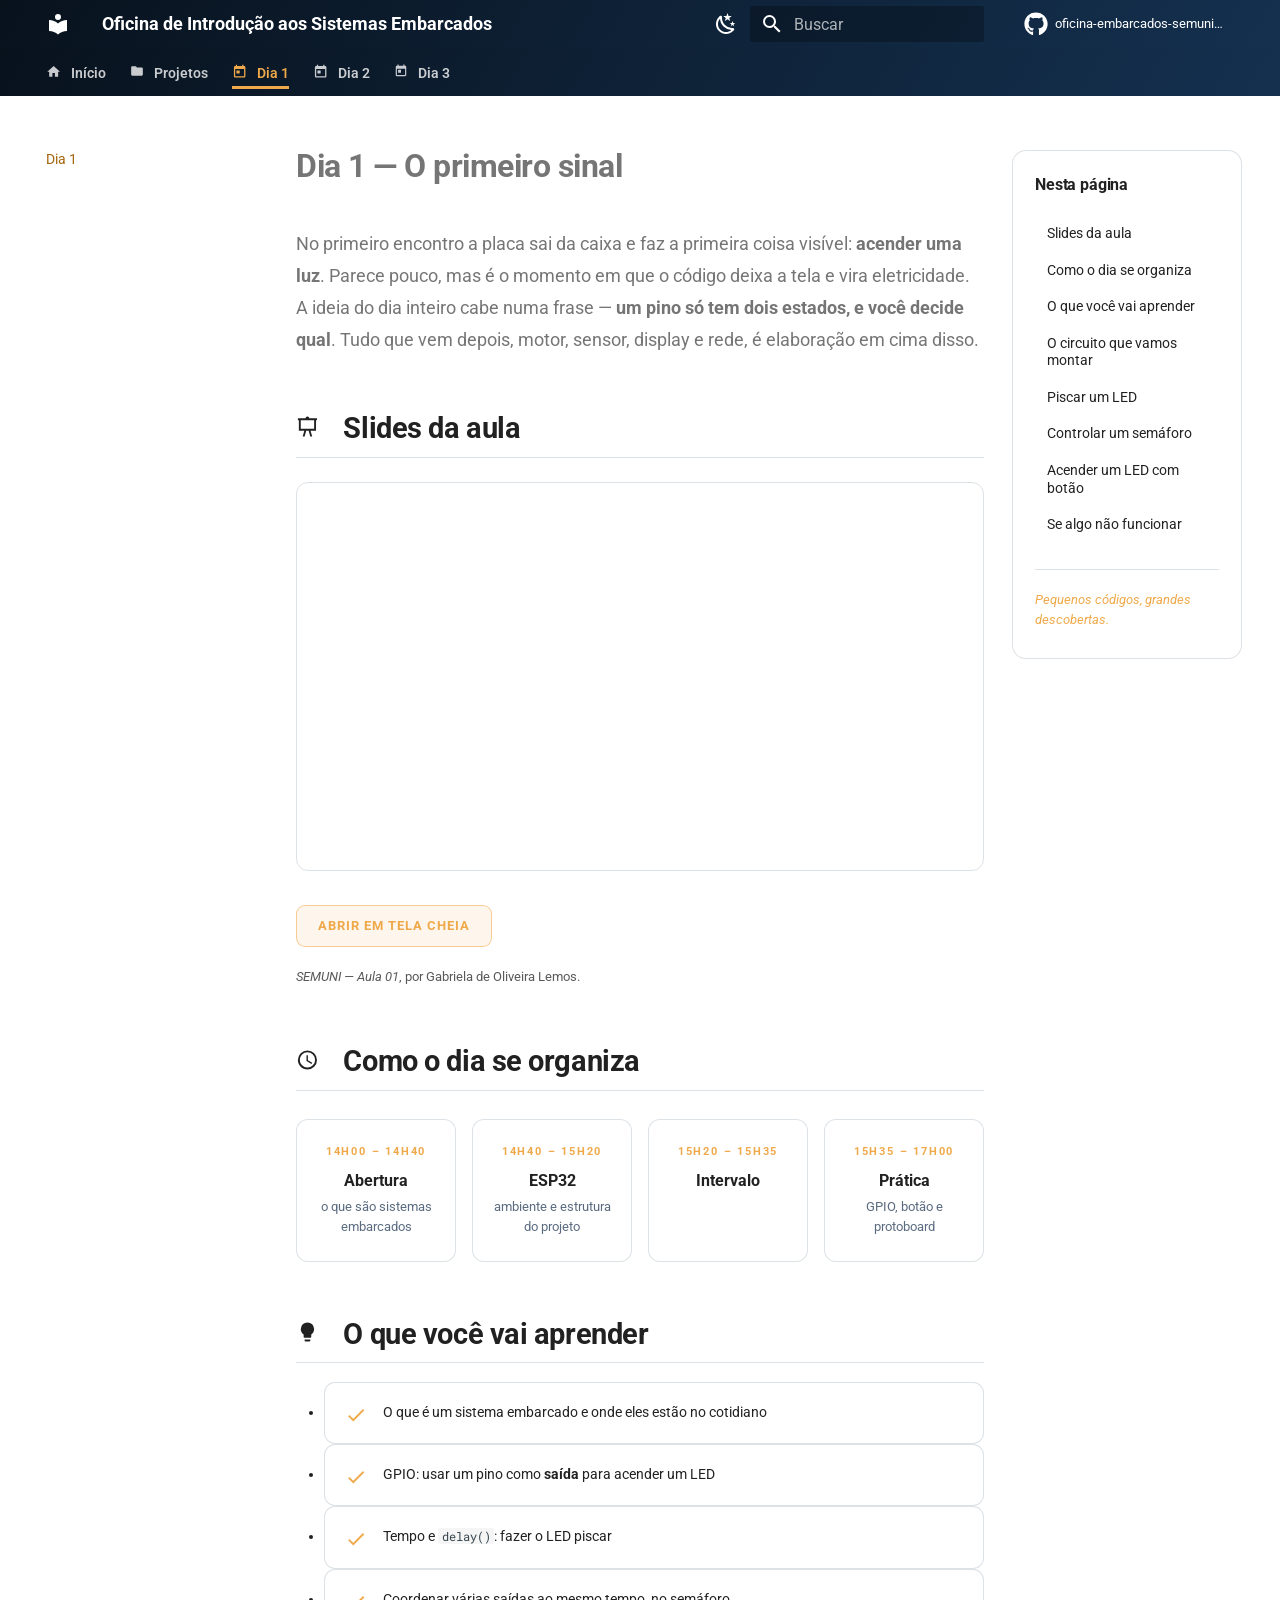
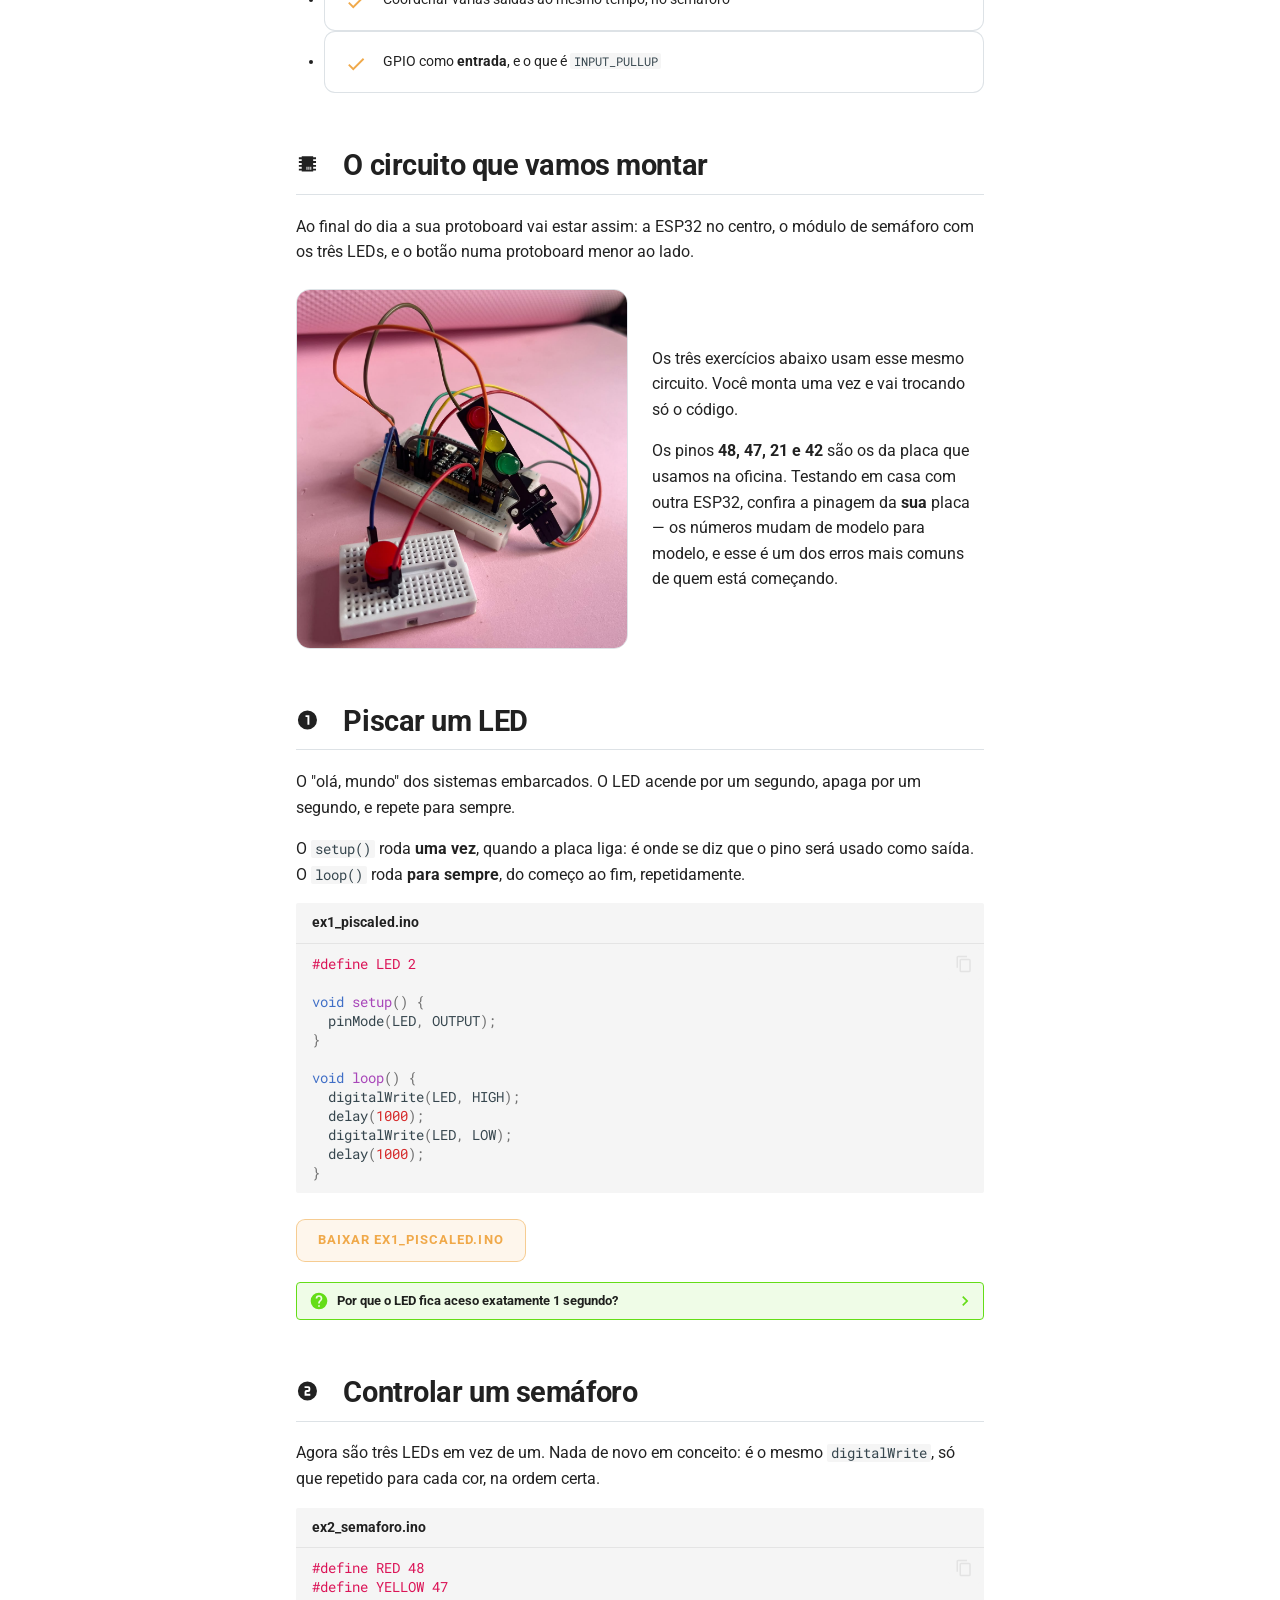
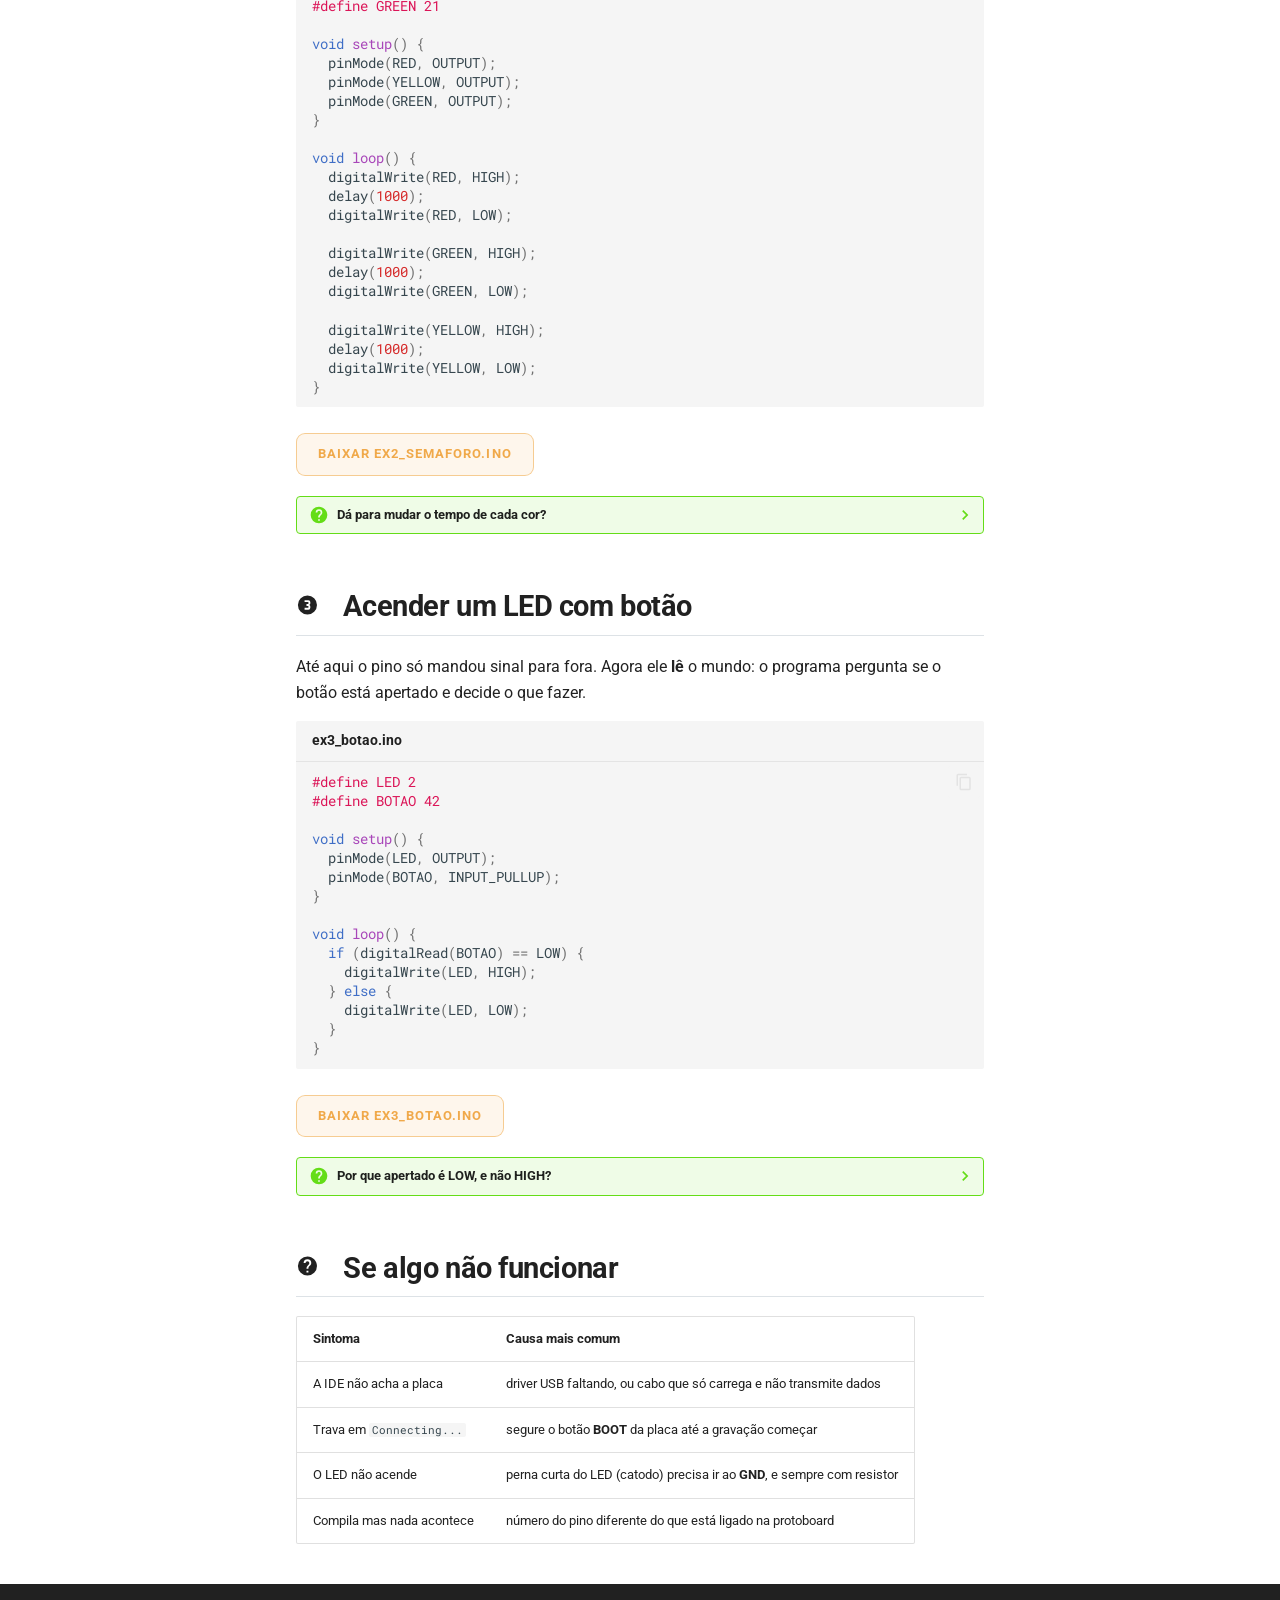
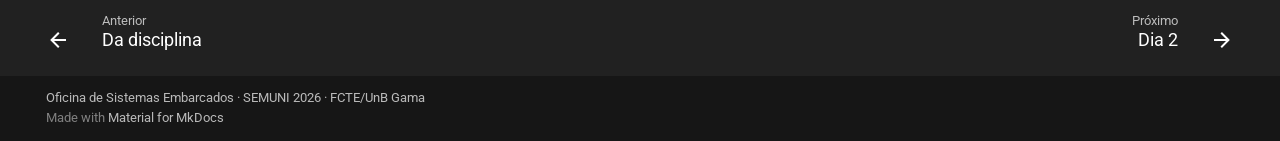
<file: dia-1/index.html>
<!doctype html>
<html lang="pt" class="no-js">
  <head>
    
      <meta charset="utf-8">
      <meta name="viewport" content="width=device-width,initial-scale=1">
      
        <meta name="description" content="SEMUNI 2026 — FCTE/UnB Campus Gama">
      
      
        <meta name="author" content="Genilson Silva de Araújo Júnior">
      
      
        <link rel="canonical" href="https://genilsonjrs.github.io/oficina-embarcados-semuni26/dia-1/">
      
      
        <link rel="prev" href="../projetos/disciplina/">
      
      
        <link rel="next" href="../dia-2/">
      
      
        
      
      
      <link rel="icon" href="../assets/images/favicon.png">
      <meta name="generator" content="mkdocs-1.6.1, mkdocs-material-9.7.6">
    
    
      
        <title>Dia 1 - Oficina de Introdução aos Sistemas Embarcados</title>
      
    
    
      <link rel="stylesheet" href="../assets/stylesheets/main.484c7ddc.min.css">
      
        
        <link rel="stylesheet" href="../assets/stylesheets/palette.ab4e12ef.min.css">
      
      


    
    
      
    
    
      
        
        
        <link rel="preconnect" href="https://fonts.gstatic.com" crossorigin>
        <link rel="stylesheet" href="https://fonts.googleapis.com/css?family=Roboto:300,300i,400,400i,700,700i%7CRoboto+Mono:400,400i,700,700i&display=fallback">
        <style>:root{--md-text-font:"Roboto";--md-code-font:"Roboto Mono"}</style>
      
    
    
      <link rel="stylesheet" href="../stylesheets/extra.css">
    
    <script>__md_scope=new URL("..",location),__md_hash=e=>[...e].reduce(((e,_)=>(e<<5)-e+_.charCodeAt(0)),0),__md_get=(e,_=localStorage,t=__md_scope)=>JSON.parse(_.getItem(t.pathname+"."+e)),__md_set=(e,_,t=localStorage,a=__md_scope)=>{try{t.setItem(a.pathname+"."+e,JSON.stringify(_))}catch(e){}}</script>
    
      

    
    
  </head>
  
  
    
    
      
    
    
    
    
    <body dir="ltr" data-md-color-scheme="slate" data-md-color-primary="custom" data-md-color-accent="custom">
  
    
    <input class="md-toggle" data-md-toggle="drawer" type="checkbox" id="__drawer" autocomplete="off">
    <input class="md-toggle" data-md-toggle="search" type="checkbox" id="__search" autocomplete="off">
    <label class="md-overlay" for="__drawer"></label>
    <div data-md-component="skip">
      
        
        <a href="#dia-1-o-primeiro-sinal" class="md-skip">
          Pular para conteúdo
        </a>
      
    </div>
    <div data-md-component="announce">
      
    </div>
    
    
      

<header class="md-header" data-md-component="header">
  <nav class="md-header__inner md-grid" aria-label="Cabeçalho">
    <a href=".." title="Oficina de Introdução aos Sistemas Embarcados" class="md-header__button md-logo" aria-label="Oficina de Introdução aos Sistemas Embarcados" data-md-component="logo">
      
  
  <svg xmlns="http://www.w3.org/2000/svg" viewBox="0 0 24 24"><path d="M12 8a3 3 0 0 0 3-3 3 3 0 0 0-3-3 3 3 0 0 0-3 3 3 3 0 0 0 3 3m0 3.54C9.64 9.35 6.5 8 3 8v11c3.5 0 6.64 1.35 9 3.54 2.36-2.19 5.5-3.54 9-3.54V8c-3.5 0-6.64 1.35-9 3.54"/></svg>

    </a>
    <label class="md-header__button md-icon" for="__drawer">
      
      <svg xmlns="http://www.w3.org/2000/svg" viewBox="0 0 24 24"><path d="M3 6h18v2H3zm0 5h18v2H3zm0 5h18v2H3z"/></svg>
    </label>
    <div class="md-header__title" data-md-component="header-title">
      <div class="md-header__ellipsis">
        <div class="md-header__topic">
          <span class="md-ellipsis">
            Oficina de Introdução aos Sistemas Embarcados
          </span>
        </div>
        <div class="md-header__topic" data-md-component="header-topic">
          <span class="md-ellipsis">
            
              Dia 1
            
          </span>
        </div>
      </div>
    </div>
    
      
        <form class="md-header__option" data-md-component="palette">
  
    
    
    
    <input class="md-option" data-md-color-media="(prefers-color-scheme: dark)" data-md-color-scheme="slate" data-md-color-primary="custom" data-md-color-accent="custom"  aria-label="Modo claro"  type="radio" name="__palette" id="__palette_0">
    
      <label class="md-header__button md-icon" title="Modo claro" for="__palette_1" hidden>
        <svg xmlns="http://www.w3.org/2000/svg" viewBox="0 0 24 24"><path d="M12 7a5 5 0 0 1 5 5 5 5 0 0 1-5 5 5 5 0 0 1-5-5 5 5 0 0 1 5-5m0 2a3 3 0 0 0-3 3 3 3 0 0 0 3 3 3 3 0 0 0 3-3 3 3 0 0 0-3-3m0-7 2.39 3.42C13.65 5.15 12.84 5 12 5s-1.65.15-2.39.42zM3.34 7l4.16-.35A7.2 7.2 0 0 0 5.94 8.5c-.44.74-.69 1.5-.83 2.29zm.02 10 1.76-3.77a7.131 7.131 0 0 0 2.38 4.14zM20.65 7l-1.77 3.79a7.02 7.02 0 0 0-2.38-4.15zm-.01 10-4.14.36c.59-.51 1.12-1.14 1.54-1.86.42-.73.69-1.5.83-2.29zM12 22l-2.41-3.44c.74.27 1.55.44 2.41.44.82 0 1.63-.17 2.37-.44z"/></svg>
      </label>
    
  
    
    
    
    <input class="md-option" data-md-color-media="(prefers-color-scheme: light)" data-md-color-scheme="default" data-md-color-primary="custom" data-md-color-accent="custom"  aria-label="Modo escuro"  type="radio" name="__palette" id="__palette_1">
    
      <label class="md-header__button md-icon" title="Modo escuro" for="__palette_0" hidden>
        <svg xmlns="http://www.w3.org/2000/svg" viewBox="0 0 24 24"><path d="m17.75 4.09-2.53 1.94.91 3.06-2.63-1.81-2.63 1.81.91-3.06-2.53-1.94L12.44 4l1.06-3 1.06 3zm3.5 6.91-1.64 1.25.59 1.98-1.7-1.17-1.7 1.17.59-1.98L15.75 11l2.06-.05L18.5 9l.69 1.95zm-2.28 4.95c.83-.08 1.72 1.1 1.19 1.85-.32.45-.66.87-1.08 1.27C15.17 23 8.84 23 4.94 19.07c-3.91-3.9-3.91-10.24 0-14.14.4-.4.82-.76 1.27-1.08.75-.53 1.93.36 1.85 1.19-.27 2.86.69 5.83 2.89 8.02a9.96 9.96 0 0 0 8.02 2.89m-1.64 2.02a12.08 12.08 0 0 1-7.8-3.47c-2.17-2.19-3.33-5-3.49-7.82-2.81 3.14-2.7 7.96.31 10.98 3.02 3.01 7.84 3.12 10.98.31"/></svg>
      </label>
    
  
</form>
      
    
    
      <script>var palette=__md_get("__palette");if(palette&&palette.color){if("(prefers-color-scheme)"===palette.color.media){var media=matchMedia("(prefers-color-scheme: light)"),input=document.querySelector(media.matches?"[data-md-color-media='(prefers-color-scheme: light)']":"[data-md-color-media='(prefers-color-scheme: dark)']");palette.color.media=input.getAttribute("data-md-color-media"),palette.color.scheme=input.getAttribute("data-md-color-scheme"),palette.color.primary=input.getAttribute("data-md-color-primary"),palette.color.accent=input.getAttribute("data-md-color-accent")}for(var[key,value]of Object.entries(palette.color))document.body.setAttribute("data-md-color-"+key,value)}</script>
    
    
    
      
      
        <label class="md-header__button md-icon" for="__search">
          
          <svg xmlns="http://www.w3.org/2000/svg" viewBox="0 0 24 24"><path d="M9.5 3A6.5 6.5 0 0 1 16 9.5c0 1.61-.59 3.09-1.56 4.23l.27.27h.79l5 5-1.5 1.5-5-5v-.79l-.27-.27A6.52 6.52 0 0 1 9.5 16 6.5 6.5 0 0 1 3 9.5 6.5 6.5 0 0 1 9.5 3m0 2C7 5 5 7 5 9.5S7 14 9.5 14 14 12 14 9.5 12 5 9.5 5"/></svg>
        </label>
        <div class="md-search" data-md-component="search" role="dialog">
  <label class="md-search__overlay" for="__search"></label>
  <div class="md-search__inner" role="search">
    <form class="md-search__form" name="search">
      <input type="text" class="md-search__input" name="query" aria-label="Buscar" placeholder="Buscar" autocapitalize="off" autocorrect="off" autocomplete="off" spellcheck="false" data-md-component="search-query" required>
      <label class="md-search__icon md-icon" for="__search">
        
        <svg xmlns="http://www.w3.org/2000/svg" viewBox="0 0 24 24"><path d="M9.5 3A6.5 6.5 0 0 1 16 9.5c0 1.61-.59 3.09-1.56 4.23l.27.27h.79l5 5-1.5 1.5-5-5v-.79l-.27-.27A6.52 6.52 0 0 1 9.5 16 6.5 6.5 0 0 1 3 9.5 6.5 6.5 0 0 1 9.5 3m0 2C7 5 5 7 5 9.5S7 14 9.5 14 14 12 14 9.5 12 5 9.5 5"/></svg>
        
        <svg xmlns="http://www.w3.org/2000/svg" viewBox="0 0 24 24"><path d="M20 11v2H8l5.5 5.5-1.42 1.42L4.16 12l7.92-7.92L13.5 5.5 8 11z"/></svg>
      </label>
      <nav class="md-search__options" aria-label="Pesquisar">
        
        <button type="reset" class="md-search__icon md-icon" title="Limpar" aria-label="Limpar" tabindex="-1">
          
          <svg xmlns="http://www.w3.org/2000/svg" viewBox="0 0 24 24"><path d="M19 6.41 17.59 5 12 10.59 6.41 5 5 6.41 10.59 12 5 17.59 6.41 19 12 13.41 17.59 19 19 17.59 13.41 12z"/></svg>
        </button>
      </nav>
      
        <div class="md-search__suggest" data-md-component="search-suggest"></div>
      
    </form>
    <div class="md-search__output">
      <div class="md-search__scrollwrap" tabindex="0" data-md-scrollfix>
        <div class="md-search-result" data-md-component="search-result">
          <div class="md-search-result__meta">
            Inicializando busca
          </div>
          <ol class="md-search-result__list" role="presentation"></ol>
        </div>
      </div>
    </div>
  </div>
</div>
      
    
    
      <div class="md-header__source">
        <a href="https://github.com/GenilsonJrs/oficina-embarcados-semuni26" title="Ir para repositório" class="md-source" data-md-component="source">
  <div class="md-source__icon md-icon">
    
    <svg xmlns="http://www.w3.org/2000/svg" viewBox="0 0 512 512"><!--! Font Awesome Free 7.1.0 by @fontawesome - https://fontawesome.com License - https://fontawesome.com/license/free (Icons: CC BY 4.0, Fonts: SIL OFL 1.1, Code: MIT License) Copyright 2025 Fonticons, Inc.--><path d="M173.9 397.4c0 2-2.3 3.6-5.2 3.6-3.3.3-5.6-1.3-5.6-3.6 0-2 2.3-3.6 5.2-3.6 3-.3 5.6 1.3 5.6 3.6m-31.1-4.5c-.7 2 1.3 4.3 4.3 4.9 2.6 1 5.6 0 6.2-2s-1.3-4.3-4.3-5.2c-2.6-.7-5.5.3-6.2 2.3m44.2-1.7c-2.9.7-4.9 2.6-4.6 4.9.3 2 2.9 3.3 5.9 2.6 2.9-.7 4.9-2.6 4.6-4.6-.3-1.9-3-3.2-5.9-2.9M252.8 8C114.1 8 8 113.3 8 252c0 110.9 69.8 205.8 169.5 239.2 12.8 2.3 17.3-5.6 17.3-12.1 0-6.2-.3-40.4-.3-61.4 0 0-70 15-84.7-29.8 0 0-11.4-29.1-27.8-36.6 0 0-22.9-15.7 1.6-15.4 0 0 24.9 2 38.6 25.8 21.9 38.6 58.6 27.5 72.9 20.9 2.3-16 8.8-27.1 16-33.7-55.9-6.2-112.3-14.3-112.3-110.5 0-27.5 7.6-41.3 23.6-58.9-2.6-6.5-11.1-33.3 2.6-67.9 20.9-6.5 69 27 69 27 20-5.6 41.5-8.5 62.8-8.5s42.8 2.9 62.8 8.5c0 0 48.1-33.6 69-27 13.7 34.7 5.2 61.4 2.6 67.9 16 17.7 25.8 31.5 25.8 58.9 0 96.5-58.9 104.2-114.8 110.5 9.2 7.9 17 22.9 17 46.4 0 33.7-.3 75.4-.3 83.6 0 6.5 4.6 14.4 17.3 12.1C436.2 457.8 504 362.9 504 252 504 113.3 391.5 8 252.8 8M105.2 352.9c-1.3 1-1 3.3.7 5.2 1.6 1.6 3.9 2.3 5.2 1 1.3-1 1-3.3-.7-5.2-1.6-1.6-3.9-2.3-5.2-1m-10.8-8.1c-.7 1.3.3 2.9 2.3 3.9 1.6 1 3.6.7 4.3-.7.7-1.3-.3-2.9-2.3-3.9-2-.6-3.6-.3-4.3.7m32.4 35.6c-1.6 1.3-1 4.3 1.3 6.2 2.3 2.3 5.2 2.6 6.5 1 1.3-1.3.7-4.3-1.3-6.2-2.2-2.3-5.2-2.6-6.5-1m-11.4-14.7c-1.6 1-1.6 3.6 0 5.9s4.3 3.3 5.6 2.3c1.6-1.3 1.6-3.9 0-6.2-1.4-2.3-4-3.3-5.6-2"/></svg>
  </div>
  <div class="md-source__repository">
    oficina-embarcados-semuni26
  </div>
</a>
      </div>
    
  </nav>
  
</header>
    
    <div class="md-container" data-md-component="container">
      
      
        
          
            
<nav class="md-tabs" aria-label="Abas" data-md-component="tabs">
  <div class="md-grid">
    <ul class="md-tabs__list">
      
        
  
  
  
  
    <li class="md-tabs__item">
      <a href=".." class="md-tabs__link">
        
  
  
    
  
  Início

      </a>
    </li>
  

      
        
  
  
  
  
    
    
      <li class="md-tabs__item">
        <a href="../projetos/" class="md-tabs__link">
          
  
  
    
  
  Projetos

        </a>
      </li>
    
  

      
        
  
  
  
    
  
  
    <li class="md-tabs__item md-tabs__item--active">
      <a href="./" class="md-tabs__link">
        
  
  
    
  
  Dia 1

      </a>
    </li>
  

      
        
  
  
  
  
    <li class="md-tabs__item">
      <a href="../dia-2/" class="md-tabs__link">
        
  
  
    
  
  Dia 2

      </a>
    </li>
  

      
        
  
  
  
  
    <li class="md-tabs__item">
      <a href="../dia-3/" class="md-tabs__link">
        
  
  
    
  
  Dia 3

      </a>
    </li>
  

      
    </ul>
  </div>
</nav>
          
        
      
      <main class="md-main" data-md-component="main">
        <div class="md-main__inner md-grid">
          
            
              
              <div class="md-sidebar md-sidebar--primary" data-md-component="sidebar" data-md-type="navigation" >
                <div class="md-sidebar__scrollwrap">
                  <div class="md-sidebar__inner">
                    


  


<nav class="md-nav md-nav--primary md-nav--lifted" aria-label="Navegação" data-md-level="0">
  <label class="md-nav__title" for="__drawer">
    <a href=".." title="Oficina de Introdução aos Sistemas Embarcados" class="md-nav__button md-logo" aria-label="Oficina de Introdução aos Sistemas Embarcados" data-md-component="logo">
      
  
  <svg xmlns="http://www.w3.org/2000/svg" viewBox="0 0 24 24"><path d="M12 8a3 3 0 0 0 3-3 3 3 0 0 0-3-3 3 3 0 0 0-3 3 3 3 0 0 0 3 3m0 3.54C9.64 9.35 6.5 8 3 8v11c3.5 0 6.64 1.35 9 3.54 2.36-2.19 5.5-3.54 9-3.54V8c-3.5 0-6.64 1.35-9 3.54"/></svg>

    </a>
    Oficina de Introdução aos Sistemas Embarcados
  </label>
  
    <div class="md-nav__source">
      <a href="https://github.com/GenilsonJrs/oficina-embarcados-semuni26" title="Ir para repositório" class="md-source" data-md-component="source">
  <div class="md-source__icon md-icon">
    
    <svg xmlns="http://www.w3.org/2000/svg" viewBox="0 0 512 512"><!--! Font Awesome Free 7.1.0 by @fontawesome - https://fontawesome.com License - https://fontawesome.com/license/free (Icons: CC BY 4.0, Fonts: SIL OFL 1.1, Code: MIT License) Copyright 2025 Fonticons, Inc.--><path d="M173.9 397.4c0 2-2.3 3.6-5.2 3.6-3.3.3-5.6-1.3-5.6-3.6 0-2 2.3-3.6 5.2-3.6 3-.3 5.6 1.3 5.6 3.6m-31.1-4.5c-.7 2 1.3 4.3 4.3 4.9 2.6 1 5.6 0 6.2-2s-1.3-4.3-4.3-5.2c-2.6-.7-5.5.3-6.2 2.3m44.2-1.7c-2.9.7-4.9 2.6-4.6 4.9.3 2 2.9 3.3 5.9 2.6 2.9-.7 4.9-2.6 4.6-4.6-.3-1.9-3-3.2-5.9-2.9M252.8 8C114.1 8 8 113.3 8 252c0 110.9 69.8 205.8 169.5 239.2 12.8 2.3 17.3-5.6 17.3-12.1 0-6.2-.3-40.4-.3-61.4 0 0-70 15-84.7-29.8 0 0-11.4-29.1-27.8-36.6 0 0-22.9-15.7 1.6-15.4 0 0 24.9 2 38.6 25.8 21.9 38.6 58.6 27.5 72.9 20.9 2.3-16 8.8-27.1 16-33.7-55.9-6.2-112.3-14.3-112.3-110.5 0-27.5 7.6-41.3 23.6-58.9-2.6-6.5-11.1-33.3 2.6-67.9 20.9-6.5 69 27 69 27 20-5.6 41.5-8.5 62.8-8.5s42.8 2.9 62.8 8.5c0 0 48.1-33.6 69-27 13.7 34.7 5.2 61.4 2.6 67.9 16 17.7 25.8 31.5 25.8 58.9 0 96.5-58.9 104.2-114.8 110.5 9.2 7.9 17 22.9 17 46.4 0 33.7-.3 75.4-.3 83.6 0 6.5 4.6 14.4 17.3 12.1C436.2 457.8 504 362.9 504 252 504 113.3 391.5 8 252.8 8M105.2 352.9c-1.3 1-1 3.3.7 5.2 1.6 1.6 3.9 2.3 5.2 1 1.3-1 1-3.3-.7-5.2-1.6-1.6-3.9-2.3-5.2-1m-10.8-8.1c-.7 1.3.3 2.9 2.3 3.9 1.6 1 3.6.7 4.3-.7.7-1.3-.3-2.9-2.3-3.9-2-.6-3.6-.3-4.3.7m32.4 35.6c-1.6 1.3-1 4.3 1.3 6.2 2.3 2.3 5.2 2.6 6.5 1 1.3-1.3.7-4.3-1.3-6.2-2.2-2.3-5.2-2.6-6.5-1m-11.4-14.7c-1.6 1-1.6 3.6 0 5.9s4.3 3.3 5.6 2.3c1.6-1.3 1.6-3.9 0-6.2-1.4-2.3-4-3.3-5.6-2"/></svg>
  </div>
  <div class="md-source__repository">
    oficina-embarcados-semuni26
  </div>
</a>
    </div>
  
  <ul class="md-nav__list" data-md-scrollfix>
    
      
      
  
  
  
  
    <li class="md-nav__item">
      <a href=".." class="md-nav__link">
        
  
  
  <span class="md-ellipsis">
    
  
    Início
  

    
  </span>
  
  

      </a>
    </li>
  

    
      
      
  
  
  
  
    
    
      
        
          
        
      
        
      
        
      
    
    
    
      
      
        
      
    
    
    <li class="md-nav__item md-nav__item--nested">
      
        
        
        <input class="md-nav__toggle md-toggle " type="checkbox" id="__nav_2" >
        
          
          <div class="md-nav__link md-nav__container">
            <a href="../projetos/" class="md-nav__link ">
              
  
  
  <span class="md-ellipsis">
    
  
    Projetos
  

    
  </span>
  
  

            </a>
            
              
              <label class="md-nav__link " for="__nav_2" id="__nav_2_label" tabindex="0">
                <span class="md-nav__icon md-icon"></span>
              </label>
            
          </div>
        
        <nav class="md-nav" data-md-level="1" aria-labelledby="__nav_2_label" aria-expanded="false">
          <label class="md-nav__title" for="__nav_2">
            <span class="md-nav__icon md-icon"></span>
            
  
    Projetos
  

          </label>
          <ul class="md-nav__list" data-md-scrollfix>
            
              
            
              
                
  
  
  
  
    <li class="md-nav__item">
      <a href="../projetos/oficina/" class="md-nav__link">
        
  
  
  <span class="md-ellipsis">
    
  
    Feitos para a oficina
  

    
  </span>
  
  

      </a>
    </li>
  

              
            
              
                
  
  
  
  
    <li class="md-nav__item">
      <a href="../projetos/disciplina/" class="md-nav__link">
        
  
  
  <span class="md-ellipsis">
    
  
    Da disciplina
  

    
  </span>
  
  

      </a>
    </li>
  

              
            
          </ul>
        </nav>
      
    </li>
  

    
      
      
  
  
    
  
  
  
    <li class="md-nav__item md-nav__item--active">
      
      <input class="md-nav__toggle md-toggle" type="checkbox" id="__toc">
      
      
        
      
      
        <label class="md-nav__link md-nav__link--active" for="__toc">
          
  
  
  <span class="md-ellipsis">
    
  
    Dia 1
  

    
  </span>
  
  

          <span class="md-nav__icon md-icon"></span>
        </label>
      
      <a href="./" class="md-nav__link md-nav__link--active">
        
  
  
  <span class="md-ellipsis">
    
  
    Dia 1
  

    
  </span>
  
  

      </a>
      
        

<nav class="md-nav md-nav--secondary" aria-label="Índice">
  
  
  
    
  
  
    <label class="md-nav__title" for="__toc">
      <span class="md-nav__icon md-icon"></span>
      Índice
    </label>
    <ul class="md-nav__list" data-md-component="toc" data-md-scrollfix>
      
        <li class="md-nav__item">
  <a href="#slides-da-aula" class="md-nav__link">
    <span class="md-ellipsis">
      
        Slides da aula
      
    </span>
  </a>
  
</li>
      
        <li class="md-nav__item">
  <a href="#como-o-dia-se-organiza" class="md-nav__link">
    <span class="md-ellipsis">
      
        Como o dia se organiza
      
    </span>
  </a>
  
</li>
      
        <li class="md-nav__item">
  <a href="#o-que-voce-vai-aprender" class="md-nav__link">
    <span class="md-ellipsis">
      
        O que você vai aprender
      
    </span>
  </a>
  
</li>
      
        <li class="md-nav__item">
  <a href="#o-circuito-que-vamos-montar" class="md-nav__link">
    <span class="md-ellipsis">
      
        O circuito que vamos montar
      
    </span>
  </a>
  
</li>
      
        <li class="md-nav__item">
  <a href="#piscar-um-led" class="md-nav__link">
    <span class="md-ellipsis">
      
        Piscar um LED
      
    </span>
  </a>
  
</li>
      
        <li class="md-nav__item">
  <a href="#controlar-um-semaforo" class="md-nav__link">
    <span class="md-ellipsis">
      
        Controlar um semáforo
      
    </span>
  </a>
  
</li>
      
        <li class="md-nav__item">
  <a href="#acender-um-led-com-botao" class="md-nav__link">
    <span class="md-ellipsis">
      
        Acender um LED com botão
      
    </span>
  </a>
  
</li>
      
        <li class="md-nav__item">
  <a href="#se-algo-nao-funcionar" class="md-nav__link">
    <span class="md-ellipsis">
      
        Se algo não funcionar
      
    </span>
  </a>
  
</li>
      
    </ul>
  
</nav>
      
    </li>
  

    
      
      
  
  
  
  
    <li class="md-nav__item">
      <a href="../dia-2/" class="md-nav__link">
        
  
  
  <span class="md-ellipsis">
    
  
    Dia 2
  

    
  </span>
  
  

      </a>
    </li>
  

    
      
      
  
  
  
  
    <li class="md-nav__item">
      <a href="../dia-3/" class="md-nav__link">
        
  
  
  <span class="md-ellipsis">
    
  
    Dia 3
  

    
  </span>
  
  

      </a>
    </li>
  

    
  </ul>
</nav>
                  </div>
                </div>
              </div>
            
            
              
              <div class="md-sidebar md-sidebar--secondary" data-md-component="sidebar" data-md-type="toc" >
                <div class="md-sidebar__scrollwrap">
                  <div class="md-sidebar__inner">
                    

<nav class="md-nav md-nav--secondary" aria-label="Índice">
  
  
  
    
  
  
    <label class="md-nav__title" for="__toc">
      <span class="md-nav__icon md-icon"></span>
      Índice
    </label>
    <ul class="md-nav__list" data-md-component="toc" data-md-scrollfix>
      
        <li class="md-nav__item">
  <a href="#slides-da-aula" class="md-nav__link">
    <span class="md-ellipsis">
      
        Slides da aula
      
    </span>
  </a>
  
</li>
      
        <li class="md-nav__item">
  <a href="#como-o-dia-se-organiza" class="md-nav__link">
    <span class="md-ellipsis">
      
        Como o dia se organiza
      
    </span>
  </a>
  
</li>
      
        <li class="md-nav__item">
  <a href="#o-que-voce-vai-aprender" class="md-nav__link">
    <span class="md-ellipsis">
      
        O que você vai aprender
      
    </span>
  </a>
  
</li>
      
        <li class="md-nav__item">
  <a href="#o-circuito-que-vamos-montar" class="md-nav__link">
    <span class="md-ellipsis">
      
        O circuito que vamos montar
      
    </span>
  </a>
  
</li>
      
        <li class="md-nav__item">
  <a href="#piscar-um-led" class="md-nav__link">
    <span class="md-ellipsis">
      
        Piscar um LED
      
    </span>
  </a>
  
</li>
      
        <li class="md-nav__item">
  <a href="#controlar-um-semaforo" class="md-nav__link">
    <span class="md-ellipsis">
      
        Controlar um semáforo
      
    </span>
  </a>
  
</li>
      
        <li class="md-nav__item">
  <a href="#acender-um-led-com-botao" class="md-nav__link">
    <span class="md-ellipsis">
      
        Acender um LED com botão
      
    </span>
  </a>
  
</li>
      
        <li class="md-nav__item">
  <a href="#se-algo-nao-funcionar" class="md-nav__link">
    <span class="md-ellipsis">
      
        Se algo não funcionar
      
    </span>
  </a>
  
</li>
      
    </ul>
  
</nav>
                  </div>
                </div>
              </div>
            
          
          
            <div class="md-content" data-md-component="content">
              
              <article class="md-content__inner md-typeset">
                
                  


  
  


<h1 id="dia-1-o-primeiro-sinal">Dia 1 — O primeiro sinal<a class="headerlink" href="#dia-1-o-primeiro-sinal" title="Permanent link">&para;</a></h1>
<p class="resumo-inicial">No primeiro encontro a placa sai da caixa e faz a primeira coisa
visível: <strong>acender uma luz</strong>. Parece pouco, mas é o momento em que o código
deixa a tela e vira eletricidade. A ideia do dia inteiro cabe numa frase — <strong>um pino
só tem dois estados, e você decide qual</strong>. Tudo que vem depois, motor, sensor,
display e rede, é elaboração em cima disso.</p>

<h2 id="slides-da-aula"><span class="twemoji"><svg xmlns="http://www.w3.org/2000/svg" viewBox="0 0 24 24"><path d="M2 3h8a2 2 0 0 1 2-2 2 2 0 0 1 2 2h8v2h-1v11h-5.75L17 22h-2l-1.75-6h-2.5L9 22H7l1.75-6H3V5H2zm3 2v9h14V5z"/></svg></span> Slides da aula<a class="headerlink" href="#slides-da-aula" title="Permanent link">&para;</a></h2>
<div class="moldura-slide" markdown="0">
<iframe src="https://www.canva.com/design/DAHUb_scRPU/oeNBIgei-TgZdYx3fND73w/view?embed"
        loading="lazy" allowfullscreen="allowfullscreen" allow="fullscreen"></iframe>
</div>

<p><a class="baixar" href="https://www.canva.com/design/DAHUb_scRPU/oeNBIgei-TgZdYx3fND73w/view" target="_blank">Abrir em tela cheia</a></p>
<p><small><em>SEMUNI — Aula 01</em>, por Gabriela de Oliveira Lemos.</small></p>
<h2 id="como-o-dia-se-organiza"><span class="twemoji"><svg xmlns="http://www.w3.org/2000/svg" viewBox="0 0 24 24"><path d="M12 20a8 8 0 0 0 8-8 8 8 0 0 0-8-8 8 8 0 0 0-8 8 8 8 0 0 0 8 8m0-18a10 10 0 0 1 10 10 10 10 0 0 1-10 10C6.47 22 2 17.5 2 12A10 10 0 0 1 12 2m.5 5v5.25l4.5 2.67-.75 1.23L11 13V7z"/></svg></span> Como o dia se organiza<a class="headerlink" href="#como-o-dia-se-organiza" title="Permanent link">&para;</a></h2>
<div class="info-cartoes" markdown="0"><div class="info"><div class="rotulo">14h00 – 14h40</div><div class="valor">Abertura</div><div class="detalhe">o que são sistemas embarcados</div></div><div class="info"><div class="rotulo">14h40 – 15h20</div><div class="valor">ESP32</div><div class="detalhe">ambiente e estrutura do projeto</div></div><div class="info"><div class="rotulo">15h20 – 15h35</div><div class="valor">Intervalo</div></div><div class="info"><div class="rotulo">15h35 – 17h00</div><div class="valor">Prática</div><div class="detalhe">GPIO, botão e protoboard</div></div></div>

<h2 id="o-que-voce-vai-aprender"><span class="twemoji"><svg xmlns="http://www.w3.org/2000/svg" viewBox="0 0 24 24"><path d="M12 2a7 7 0 0 0-7 7c0 2.38 1.19 4.47 3 5.74V17a1 1 0 0 0 1 1h6a1 1 0 0 0 1-1v-2.26c1.81-1.27 3-3.36 3-5.74a7 7 0 0 0-7-7M9 21a1 1 0 0 0 1 1h4a1 1 0 0 0 1-1v-1H9z"/></svg></span> O que você vai aprender<a class="headerlink" href="#o-que-voce-vai-aprender" title="Permanent link">&para;</a></h2>
<ul class="lista-icones">
<li>O que é um sistema embarcado e onde eles estão no cotidiano</li>
<li>GPIO: usar um pino como <strong>saída</strong> para acender um LED</li>
<li>Tempo e <code>delay()</code>: fazer o LED piscar</li>
<li>Coordenar várias saídas ao mesmo tempo, no semáforo</li>
<li>GPIO como <strong>entrada</strong>, e o que é <code>INPUT_PULLUP</code></li>
</ul>

<h2 id="o-circuito-que-vamos-montar"><span class="twemoji"><svg xmlns="http://www.w3.org/2000/svg" viewBox="0 0 24 24"><path d="M6 4h12v1h3v2h-3v2h3v2h-3v2h3v2h-3v2h3v2h-3v1H6v-1H3v-2h3v-2H3v-2h3v-2H3V9h3V7H3V5h3zm5 11v3h1v-3zm2 0v3h1v-3zm2 0v3h1v-3z"/></svg></span> O circuito que vamos montar<a class="headerlink" href="#o-circuito-que-vamos-montar" title="Permanent link">&para;</a></h2>
<p>Ao final do dia a sua protoboard vai estar assim: a ESP32 no centro, o módulo de semáforo
com os três LEDs, e o botão numa protoboard menor ao lado.</p>
<div class="dupla" markdown="0">
<img src="../assets/aula1-semaforo.jpg" alt="Circuito do dia 1 montado na protoboard" loading="lazy">
<div>
<p>Os três exercícios abaixo usam esse mesmo circuito. Você monta uma vez e vai trocando só
o código.</p>
<p>Os pinos <strong>48, 47, 21 e 42</strong> são os da placa que usamos na oficina. Testando
em casa com outra ESP32, confira a pinagem da <strong>sua</strong> placa — os números mudam
de modelo para modelo, e esse é um dos erros mais comuns de quem está começando.</p>
</div>
</div>

<h2 id="piscar-um-led"><span class="twemoji"><svg xmlns="http://www.w3.org/2000/svg" viewBox="0 0 24 24"><path d="M10 7v2h2v8h2V7zm2-5a10 10 0 0 1 10 10 10 10 0 0 1-10 10A10 10 0 0 1 2 12 10 10 0 0 1 12 2"/></svg></span> Piscar um LED<a class="headerlink" href="#piscar-um-led" title="Permanent link">&para;</a></h2>
<p>O "olá, mundo" dos sistemas embarcados. O LED acende por um segundo, apaga por um segundo,
e repete para sempre.</p>
<p>O <code>setup()</code> roda <strong>uma vez</strong>, quando a placa liga: é onde se diz que o pino será usado como
saída. O <code>loop()</code> roda <strong>para sempre</strong>, do começo ao fim, repetidamente.</p>
<div class="highlight"><span class="filename">ex1_piscaled.ino</span><pre><span></span><code><a id="__codelineno-0-1" name="__codelineno-0-1" href="#__codelineno-0-1"></a><span class="cp">#define LED 2</span>
<a id="__codelineno-0-2" name="__codelineno-0-2" href="#__codelineno-0-2"></a>
<a id="__codelineno-0-3" name="__codelineno-0-3" href="#__codelineno-0-3"></a><span class="kt">void</span><span class="w"> </span><span class="nf">setup</span><span class="p">()</span><span class="w"> </span><span class="p">{</span>
<a id="__codelineno-0-4" name="__codelineno-0-4" href="#__codelineno-0-4"></a><span class="w">  </span><span class="n">pinMode</span><span class="p">(</span><span class="n">LED</span><span class="p">,</span><span class="w"> </span><span class="n">OUTPUT</span><span class="p">);</span>
<a id="__codelineno-0-5" name="__codelineno-0-5" href="#__codelineno-0-5"></a><span class="p">}</span>
<a id="__codelineno-0-6" name="__codelineno-0-6" href="#__codelineno-0-6"></a>
<a id="__codelineno-0-7" name="__codelineno-0-7" href="#__codelineno-0-7"></a><span class="kt">void</span><span class="w"> </span><span class="nf">loop</span><span class="p">()</span><span class="w"> </span><span class="p">{</span>
<a id="__codelineno-0-8" name="__codelineno-0-8" href="#__codelineno-0-8"></a><span class="w">  </span><span class="n">digitalWrite</span><span class="p">(</span><span class="n">LED</span><span class="p">,</span><span class="w"> </span><span class="n">HIGH</span><span class="p">);</span>
<a id="__codelineno-0-9" name="__codelineno-0-9" href="#__codelineno-0-9"></a><span class="w">  </span><span class="n">delay</span><span class="p">(</span><span class="mi">1000</span><span class="p">);</span>
<a id="__codelineno-0-10" name="__codelineno-0-10" href="#__codelineno-0-10"></a><span class="w">  </span><span class="n">digitalWrite</span><span class="p">(</span><span class="n">LED</span><span class="p">,</span><span class="w"> </span><span class="n">LOW</span><span class="p">);</span>
<a id="__codelineno-0-11" name="__codelineno-0-11" href="#__codelineno-0-11"></a><span class="w">  </span><span class="n">delay</span><span class="p">(</span><span class="mi">1000</span><span class="p">);</span>
<a id="__codelineno-0-12" name="__codelineno-0-12" href="#__codelineno-0-12"></a><span class="p">}</span>
</code></pre></div>
<p><a class="baixar" download="download" href="../codigo/ex1_piscaled/ex1_piscaled.ino">Baixar ex1_piscaled.ino</a></p>
<details class="question">
<summary>Por que o LED fica aceso exatamente 1 segundo?</summary>
<p>Porque <code>delay(1000)</code> <strong>para tudo</strong> por 1000 milissegundos. Enquanto ele espera, a placa
não faz mais nada. É simples e funciona bem aqui, mas é a primeira limitação que você
vai querer superar quando o projeto precisar fazer duas coisas ao mesmo tempo — que é
exatamente o assunto do Dia 2.</p>
</details>
<h2 id="controlar-um-semaforo"><span class="twemoji"><svg xmlns="http://www.w3.org/2000/svg" viewBox="0 0 24 24"><path d="M9 7v2h4v2h-2a2 2 0 0 0-2 2v4h6v-2h-4v-2h2a2 2 0 0 0 2-2V9a2 2 0 0 0-2-2zm3-5a10 10 0 0 1 10 10 10 10 0 0 1-10 10A10 10 0 0 1 2 12 10 10 0 0 1 12 2"/></svg></span> Controlar um semáforo<a class="headerlink" href="#controlar-um-semaforo" title="Permanent link">&para;</a></h2>
<p>Agora são três LEDs em vez de um. Nada de novo em conceito: é o mesmo <code>digitalWrite</code>, só
que repetido para cada cor, na ordem certa.</p>
<div class="highlight"><span class="filename">ex2_semaforo.ino</span><pre><span></span><code><a id="__codelineno-1-1" name="__codelineno-1-1" href="#__codelineno-1-1"></a><span class="cp">#define RED 48</span>
<a id="__codelineno-1-2" name="__codelineno-1-2" href="#__codelineno-1-2"></a><span class="cp">#define YELLOW 47</span>
<a id="__codelineno-1-3" name="__codelineno-1-3" href="#__codelineno-1-3"></a><span class="cp">#define GREEN 21</span>
<a id="__codelineno-1-4" name="__codelineno-1-4" href="#__codelineno-1-4"></a>
<a id="__codelineno-1-5" name="__codelineno-1-5" href="#__codelineno-1-5"></a><span class="kt">void</span><span class="w"> </span><span class="nf">setup</span><span class="p">()</span><span class="w"> </span><span class="p">{</span>
<a id="__codelineno-1-6" name="__codelineno-1-6" href="#__codelineno-1-6"></a><span class="w">  </span><span class="n">pinMode</span><span class="p">(</span><span class="n">RED</span><span class="p">,</span><span class="w"> </span><span class="n">OUTPUT</span><span class="p">);</span>
<a id="__codelineno-1-7" name="__codelineno-1-7" href="#__codelineno-1-7"></a><span class="w">  </span><span class="n">pinMode</span><span class="p">(</span><span class="n">YELLOW</span><span class="p">,</span><span class="w"> </span><span class="n">OUTPUT</span><span class="p">);</span>
<a id="__codelineno-1-8" name="__codelineno-1-8" href="#__codelineno-1-8"></a><span class="w">  </span><span class="n">pinMode</span><span class="p">(</span><span class="n">GREEN</span><span class="p">,</span><span class="w"> </span><span class="n">OUTPUT</span><span class="p">);</span>
<a id="__codelineno-1-9" name="__codelineno-1-9" href="#__codelineno-1-9"></a><span class="p">}</span>
<a id="__codelineno-1-10" name="__codelineno-1-10" href="#__codelineno-1-10"></a>
<a id="__codelineno-1-11" name="__codelineno-1-11" href="#__codelineno-1-11"></a><span class="kt">void</span><span class="w"> </span><span class="nf">loop</span><span class="p">()</span><span class="w"> </span><span class="p">{</span>
<a id="__codelineno-1-12" name="__codelineno-1-12" href="#__codelineno-1-12"></a><span class="w">  </span><span class="n">digitalWrite</span><span class="p">(</span><span class="n">RED</span><span class="p">,</span><span class="w"> </span><span class="n">HIGH</span><span class="p">);</span>
<a id="__codelineno-1-13" name="__codelineno-1-13" href="#__codelineno-1-13"></a><span class="w">  </span><span class="n">delay</span><span class="p">(</span><span class="mi">1000</span><span class="p">);</span>
<a id="__codelineno-1-14" name="__codelineno-1-14" href="#__codelineno-1-14"></a><span class="w">  </span><span class="n">digitalWrite</span><span class="p">(</span><span class="n">RED</span><span class="p">,</span><span class="w"> </span><span class="n">LOW</span><span class="p">);</span>
<a id="__codelineno-1-15" name="__codelineno-1-15" href="#__codelineno-1-15"></a>
<a id="__codelineno-1-16" name="__codelineno-1-16" href="#__codelineno-1-16"></a><span class="w">  </span><span class="n">digitalWrite</span><span class="p">(</span><span class="n">GREEN</span><span class="p">,</span><span class="w"> </span><span class="n">HIGH</span><span class="p">);</span>
<a id="__codelineno-1-17" name="__codelineno-1-17" href="#__codelineno-1-17"></a><span class="w">  </span><span class="n">delay</span><span class="p">(</span><span class="mi">1000</span><span class="p">);</span>
<a id="__codelineno-1-18" name="__codelineno-1-18" href="#__codelineno-1-18"></a><span class="w">  </span><span class="n">digitalWrite</span><span class="p">(</span><span class="n">GREEN</span><span class="p">,</span><span class="w"> </span><span class="n">LOW</span><span class="p">);</span>
<a id="__codelineno-1-19" name="__codelineno-1-19" href="#__codelineno-1-19"></a>
<a id="__codelineno-1-20" name="__codelineno-1-20" href="#__codelineno-1-20"></a><span class="w">  </span><span class="n">digitalWrite</span><span class="p">(</span><span class="n">YELLOW</span><span class="p">,</span><span class="w"> </span><span class="n">HIGH</span><span class="p">);</span>
<a id="__codelineno-1-21" name="__codelineno-1-21" href="#__codelineno-1-21"></a><span class="w">  </span><span class="n">delay</span><span class="p">(</span><span class="mi">1000</span><span class="p">);</span>
<a id="__codelineno-1-22" name="__codelineno-1-22" href="#__codelineno-1-22"></a><span class="w">  </span><span class="n">digitalWrite</span><span class="p">(</span><span class="n">YELLOW</span><span class="p">,</span><span class="w"> </span><span class="n">LOW</span><span class="p">);</span>
<a id="__codelineno-1-23" name="__codelineno-1-23" href="#__codelineno-1-23"></a><span class="p">}</span>
</code></pre></div>
<p><a class="baixar" download="download" href="../codigo/ex2_semaforo/ex2_semaforo.ino">Baixar ex2_semaforo.ino</a></p>
<details class="question">
<summary>Dá para mudar o tempo de cada cor?</summary>
<p>Dá, e é um bom exercício. Um semáforo de verdade não deixa as três cores acesas pelo
mesmo tempo: o amarelo é sempre bem mais curto. Troque os números dentro dos <code>delay()</code>
e veja.</p>
</details>
<h2 id="acender-um-led-com-botao"><span class="twemoji"><svg xmlns="http://www.w3.org/2000/svg" viewBox="0 0 24 24"><path d="M15 15v-1.5a1.5 1.5 0 0 0-1.5-1.5 1.5 1.5 0 0 0 1.5-1.5V9a2 2 0 0 0-2-2H9v2h4v2h-2v2h2v2H9v2h4a2 2 0 0 0 2-2M12 2a10 10 0 0 1 10 10 10 10 0 0 1-10 10A10 10 0 0 1 2 12 10 10 0 0 1 12 2"/></svg></span> Acender um LED com botão<a class="headerlink" href="#acender-um-led-com-botao" title="Permanent link">&para;</a></h2>
<p>Até aqui o pino só mandou sinal para fora. Agora ele <strong>lê</strong> o mundo: o programa pergunta se
o botão está apertado e decide o que fazer.</p>
<div class="highlight"><span class="filename">ex3_botao.ino</span><pre><span></span><code><a id="__codelineno-2-1" name="__codelineno-2-1" href="#__codelineno-2-1"></a><span class="cp">#define LED 2</span>
<a id="__codelineno-2-2" name="__codelineno-2-2" href="#__codelineno-2-2"></a><span class="cp">#define BOTAO 42</span>
<a id="__codelineno-2-3" name="__codelineno-2-3" href="#__codelineno-2-3"></a>
<a id="__codelineno-2-4" name="__codelineno-2-4" href="#__codelineno-2-4"></a><span class="kt">void</span><span class="w"> </span><span class="nf">setup</span><span class="p">()</span><span class="w"> </span><span class="p">{</span>
<a id="__codelineno-2-5" name="__codelineno-2-5" href="#__codelineno-2-5"></a><span class="w">  </span><span class="n">pinMode</span><span class="p">(</span><span class="n">LED</span><span class="p">,</span><span class="w"> </span><span class="n">OUTPUT</span><span class="p">);</span>
<a id="__codelineno-2-6" name="__codelineno-2-6" href="#__codelineno-2-6"></a><span class="w">  </span><span class="n">pinMode</span><span class="p">(</span><span class="n">BOTAO</span><span class="p">,</span><span class="w"> </span><span class="n">INPUT_PULLUP</span><span class="p">);</span>
<a id="__codelineno-2-7" name="__codelineno-2-7" href="#__codelineno-2-7"></a><span class="p">}</span>
<a id="__codelineno-2-8" name="__codelineno-2-8" href="#__codelineno-2-8"></a>
<a id="__codelineno-2-9" name="__codelineno-2-9" href="#__codelineno-2-9"></a><span class="kt">void</span><span class="w"> </span><span class="nf">loop</span><span class="p">()</span><span class="w"> </span><span class="p">{</span>
<a id="__codelineno-2-10" name="__codelineno-2-10" href="#__codelineno-2-10"></a><span class="w">  </span><span class="k">if</span><span class="w"> </span><span class="p">(</span><span class="n">digitalRead</span><span class="p">(</span><span class="n">BOTAO</span><span class="p">)</span><span class="w"> </span><span class="o">==</span><span class="w"> </span><span class="n">LOW</span><span class="p">)</span><span class="w"> </span><span class="p">{</span>
<a id="__codelineno-2-11" name="__codelineno-2-11" href="#__codelineno-2-11"></a><span class="w">    </span><span class="n">digitalWrite</span><span class="p">(</span><span class="n">LED</span><span class="p">,</span><span class="w"> </span><span class="n">HIGH</span><span class="p">);</span>
<a id="__codelineno-2-12" name="__codelineno-2-12" href="#__codelineno-2-12"></a><span class="w">  </span><span class="p">}</span><span class="w"> </span><span class="k">else</span><span class="w"> </span><span class="p">{</span>
<a id="__codelineno-2-13" name="__codelineno-2-13" href="#__codelineno-2-13"></a><span class="w">    </span><span class="n">digitalWrite</span><span class="p">(</span><span class="n">LED</span><span class="p">,</span><span class="w"> </span><span class="n">LOW</span><span class="p">);</span>
<a id="__codelineno-2-14" name="__codelineno-2-14" href="#__codelineno-2-14"></a><span class="w">  </span><span class="p">}</span>
<a id="__codelineno-2-15" name="__codelineno-2-15" href="#__codelineno-2-15"></a><span class="p">}</span>
</code></pre></div>
<p><a class="baixar" download="download" href="../codigo/ex3_botao/ex3_botao.ino">Baixar ex3_botao.ino</a></p>
<details class="question">
<summary>Por que apertado é LOW, e não HIGH?</summary>
<p>Por causa do <code>INPUT_PULLUP</code>. A placa liga um resistor interno que mantém o pino em
<strong>nível alto</strong> quando nada acontece. O botão, quando apertado, conecta esse pino ao
<strong>terra</strong> — ou seja, puxa para <strong>nível baixo</strong>.</p>
<p>Parece invertido, mas é o padrão em eletrônica digital, e tem uma vantagem: sem o
pull-up, um pino solto fica "no ar" e lê valores aleatórios.</p>
</details>
<h2 id="se-algo-nao-funcionar"><span class="twemoji"><svg xmlns="http://www.w3.org/2000/svg" viewBox="0 0 24 24"><path d="m15.07 11.25-.9.92C13.45 12.89 13 13.5 13 15h-2v-.5c0-1.11.45-2.11 1.17-2.83l1.24-1.26c.37-.36.59-.86.59-1.41a2 2 0 0 0-2-2 2 2 0 0 0-2 2H8a4 4 0 0 1 4-4 4 4 0 0 1 4 4 3.2 3.2 0 0 1-.93 2.25M13 19h-2v-2h2M12 2A10 10 0 0 0 2 12a10 10 0 0 0 10 10 10 10 0 0 0 10-10c0-5.53-4.5-10-10-10"/></svg></span> Se algo não funcionar<a class="headerlink" href="#se-algo-nao-funcionar" title="Permanent link">&para;</a></h2>
<table>
<thead>
<tr>
<th>Sintoma</th>
<th>Causa mais comum</th>
</tr>
</thead>
<tbody>
<tr>
<td>A IDE não acha a placa</td>
<td>driver USB faltando, ou cabo que só carrega e não transmite dados</td>
</tr>
<tr>
<td>Trava em <code>Connecting...</code></td>
<td>segure o botão <strong>BOOT</strong> da placa até a gravação começar</td>
</tr>
<tr>
<td>O LED não acende</td>
<td>perna curta do LED (catodo) precisa ir ao <strong>GND</strong>, e sempre com resistor</td>
</tr>
<tr>
<td>Compila mas nada acontece</td>
<td>número do pino diferente do que está ligado na protoboard</td>
</tr>
</tbody>
</table>












                
              </article>
            </div>
          
          
<script>var target=document.getElementById(location.hash.slice(1));target&&target.name&&(target.checked=target.name.startsWith("__tabbed_"))</script>
        </div>
        
          <button type="button" class="md-top md-icon" data-md-component="top" hidden>
  
  <svg xmlns="http://www.w3.org/2000/svg" viewBox="0 0 24 24"><path d="M13 20h-2V8l-5.5 5.5-1.42-1.42L12 4.16l7.92 7.92-1.42 1.42L13 8z"/></svg>
  Voltar para o topo
</button>
        
      </main>
      
        <footer class="md-footer">
  
    
      
      <nav class="md-footer__inner md-grid" aria-label="Rodapé" >
        
          
          <a href="../projetos/disciplina/" class="md-footer__link md-footer__link--prev" aria-label="Anterior: Da disciplina">
            <div class="md-footer__button md-icon">
              
              <svg xmlns="http://www.w3.org/2000/svg" viewBox="0 0 24 24"><path d="M20 11v2H8l5.5 5.5-1.42 1.42L4.16 12l7.92-7.92L13.5 5.5 8 11z"/></svg>
            </div>
            <div class="md-footer__title">
              <span class="md-footer__direction">
                Anterior
              </span>
              <div class="md-ellipsis">
                Da disciplina
              </div>
            </div>
          </a>
        
        
          
          <a href="../dia-2/" class="md-footer__link md-footer__link--next" aria-label="Próximo: Dia 2">
            <div class="md-footer__title">
              <span class="md-footer__direction">
                Próximo
              </span>
              <div class="md-ellipsis">
                Dia 2
              </div>
            </div>
            <div class="md-footer__button md-icon">
              
              <svg xmlns="http://www.w3.org/2000/svg" viewBox="0 0 24 24"><path d="M4 11v2h12l-5.5 5.5 1.42 1.42L19.84 12l-7.92-7.92L10.5 5.5 16 11z"/></svg>
            </div>
          </a>
        
      </nav>
    
  
  <div class="md-footer-meta md-typeset">
    <div class="md-footer-meta__inner md-grid">
      <div class="md-copyright">
  
    <div class="md-copyright__highlight">
      Oficina de Sistemas Embarcados · SEMUNI 2026 · FCTE/UnB Gama
    </div>
  
  
    Made with
    <a href="https://squidfunk.github.io/mkdocs-material/" target="_blank" rel="noopener">
      Material for MkDocs
    </a>
  
</div>
      
    </div>
  </div>
</footer>
      
    </div>
    <div class="md-dialog" data-md-component="dialog">
      <div class="md-dialog__inner md-typeset"></div>
    </div>
    
    
    
      
      
      <script id="__config" type="application/json">{"annotate": null, "base": "..", "features": ["navigation.tabs", "navigation.sections", "navigation.top", "navigation.indexes", "navigation.footer", "toc.follow", "search.suggest", "search.highlight", "content.code.copy"], "search": "../assets/javascripts/workers/search.2c215733.min.js", "tags": null, "translations": {"clipboard.copied": "Copiado para \u00e1rea de transfer\u00eancia", "clipboard.copy": "Copiar para \u00e1rea de transfer\u00eancia", "search.result.more.one": "mais 1 nesta p\u00e1gina", "search.result.more.other": "# mais nesta p\u00e1gina", "search.result.none": "Nenhum documento encontrado", "search.result.one": "1 documento encontrado", "search.result.other": "# documentos encontrados", "search.result.placeholder": "Digite para iniciar a busca", "search.result.term.missing": "Ausente", "select.version": "Selecione a vers\u00e3o"}, "version": null}</script>
    
    
      <script src="../assets/javascripts/bundle.79ae519e.min.js"></script>
      
    
  </body>
</html>
</file>
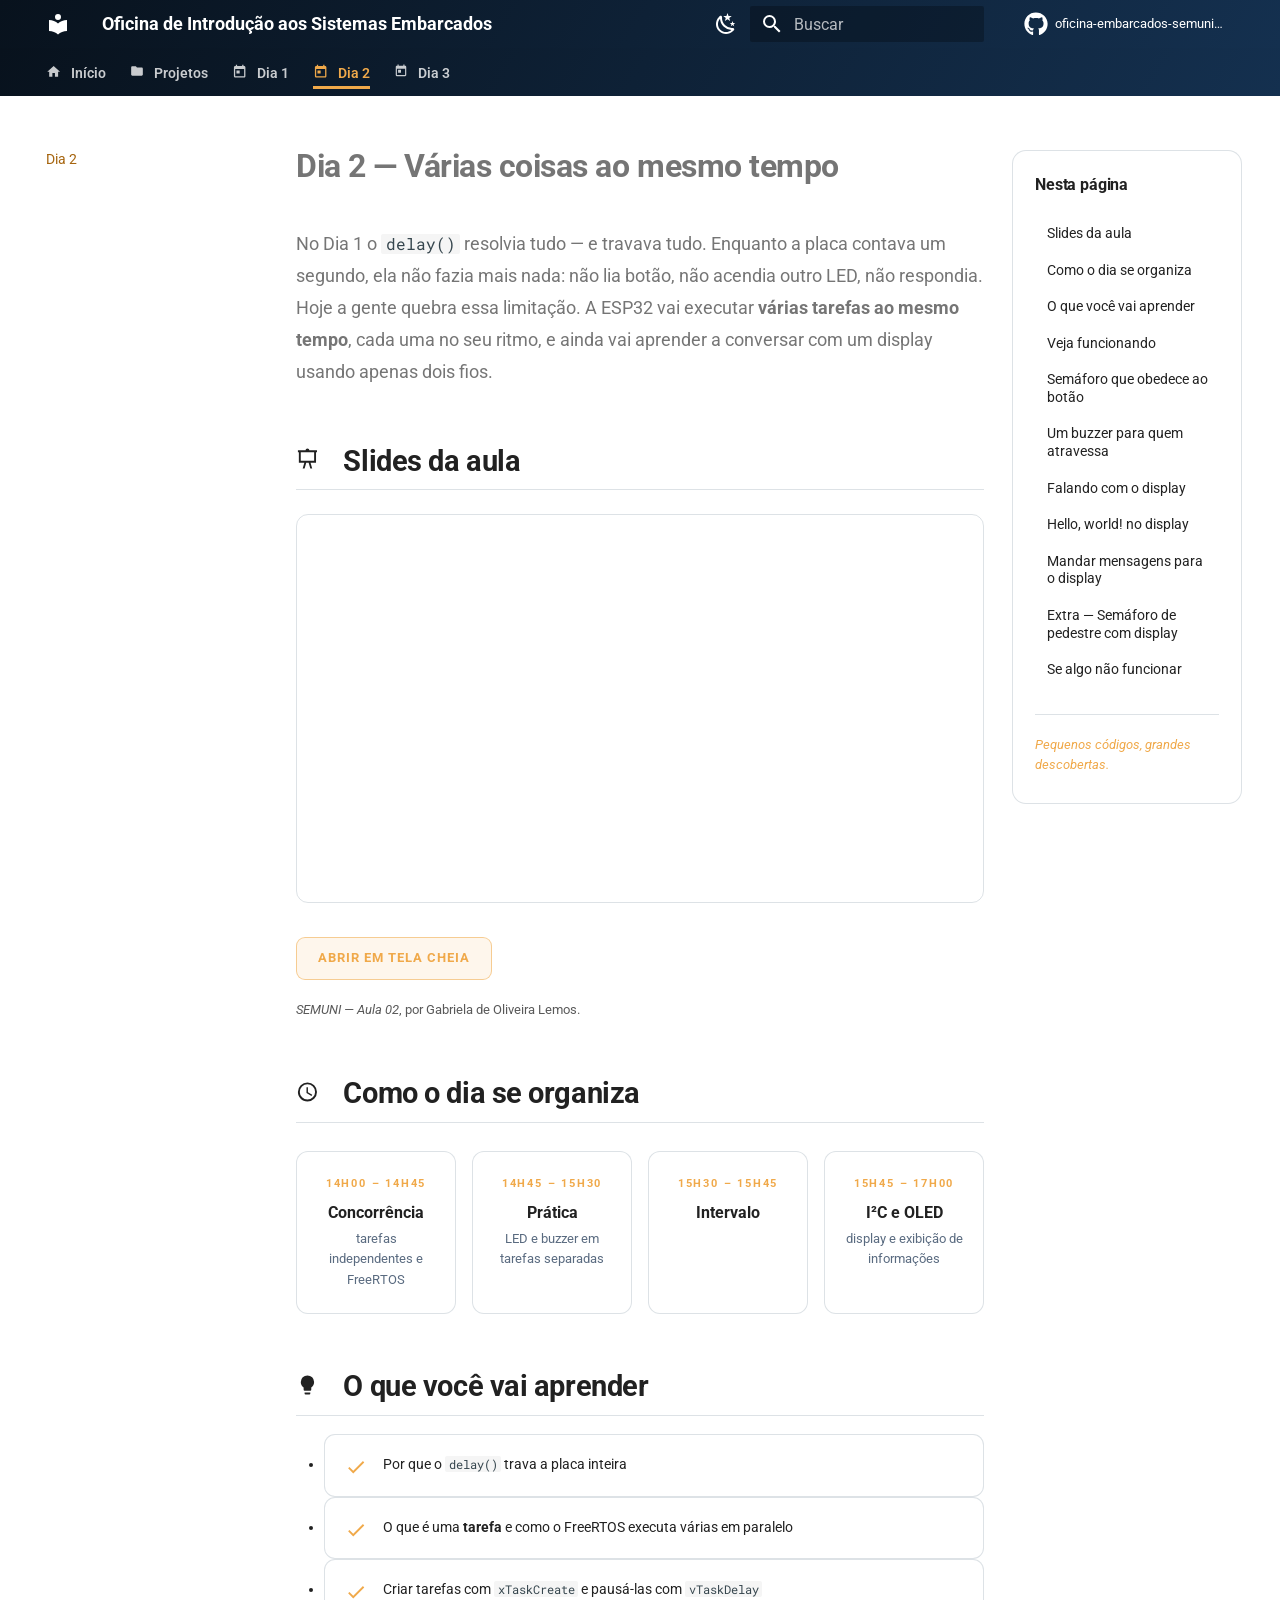
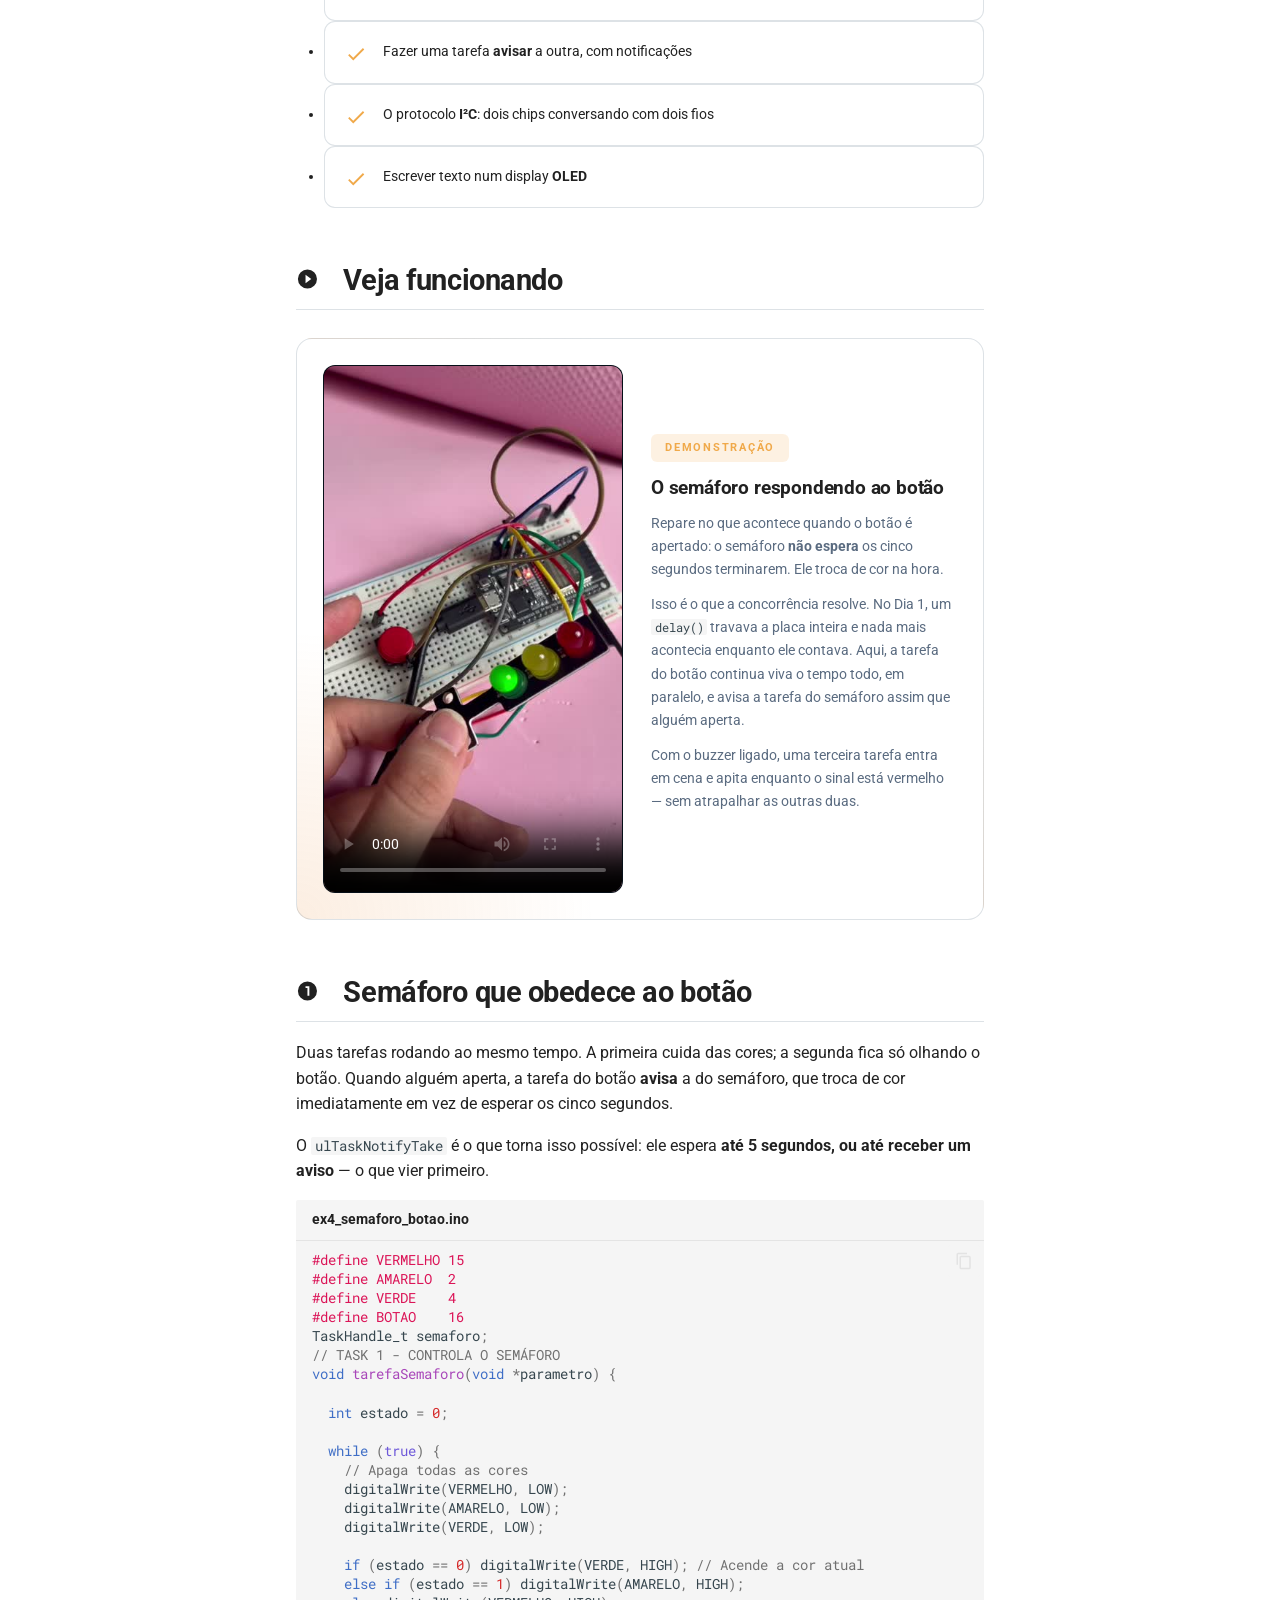
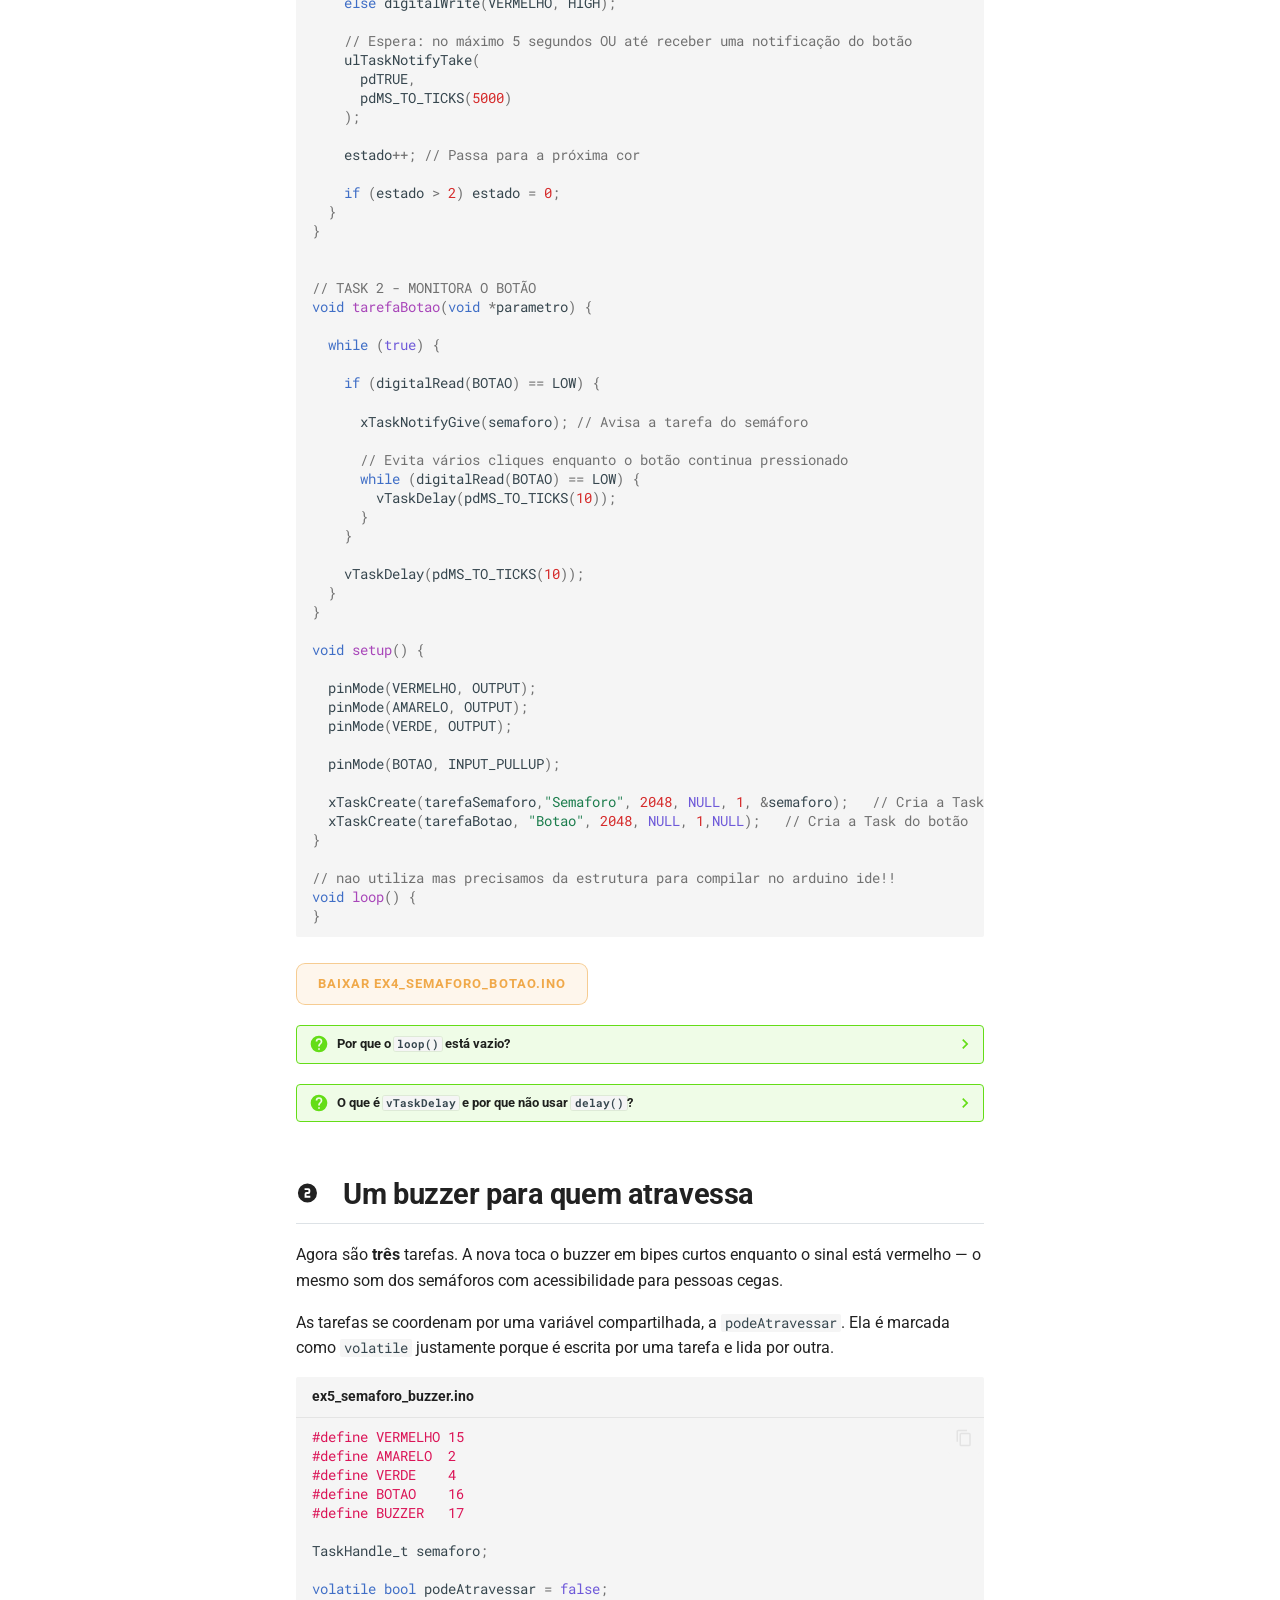
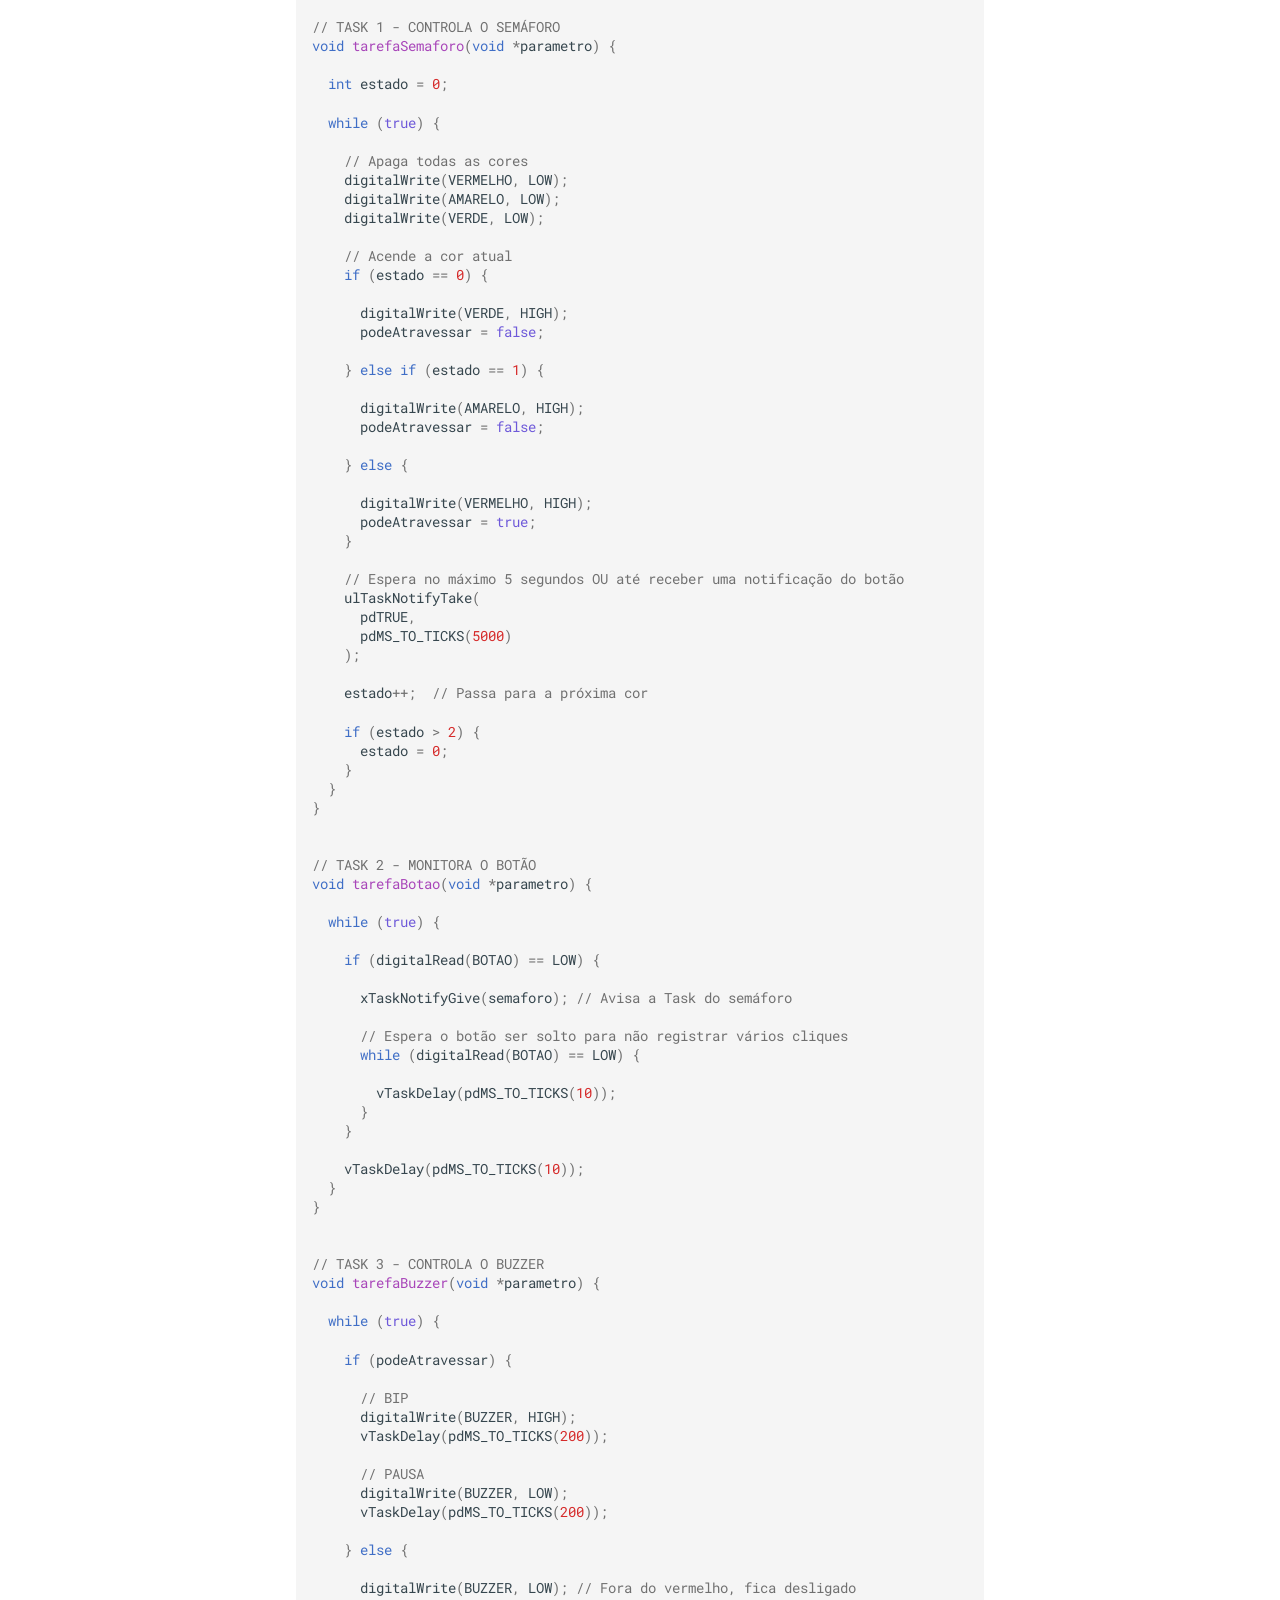
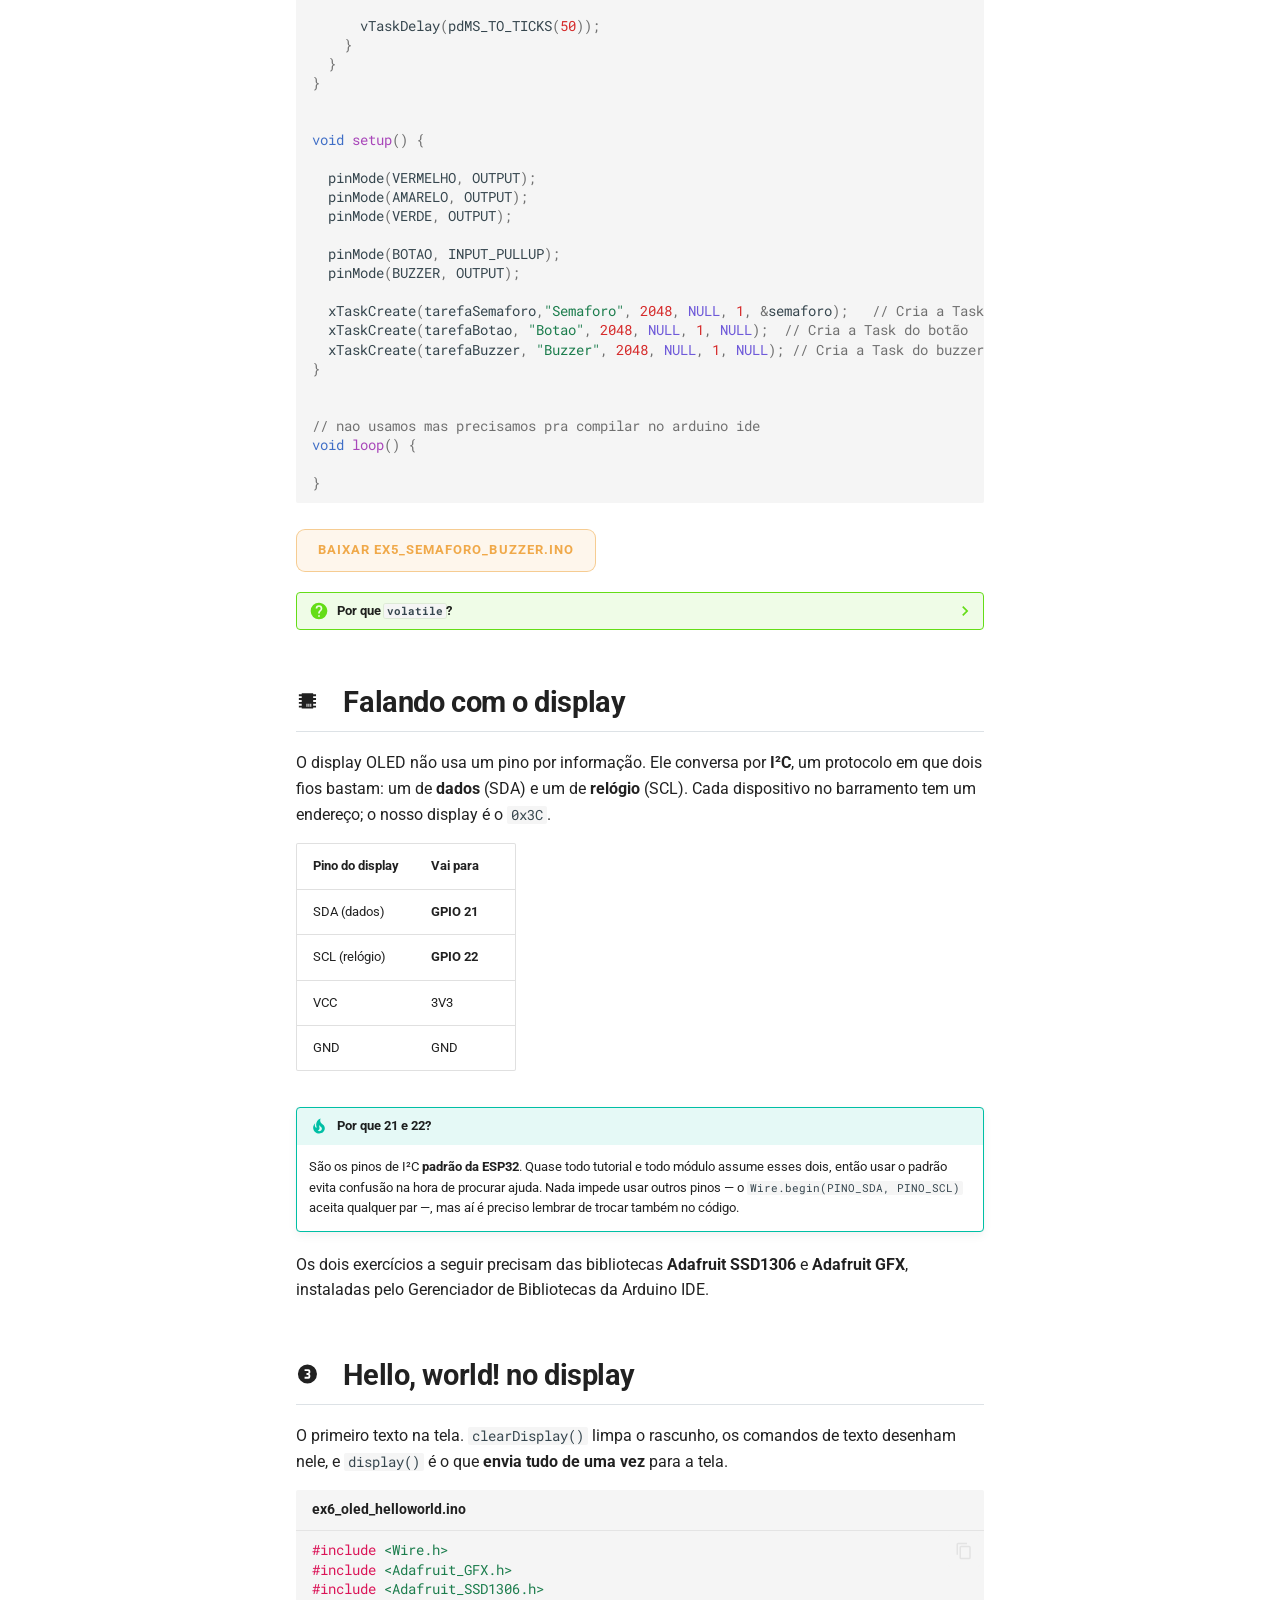
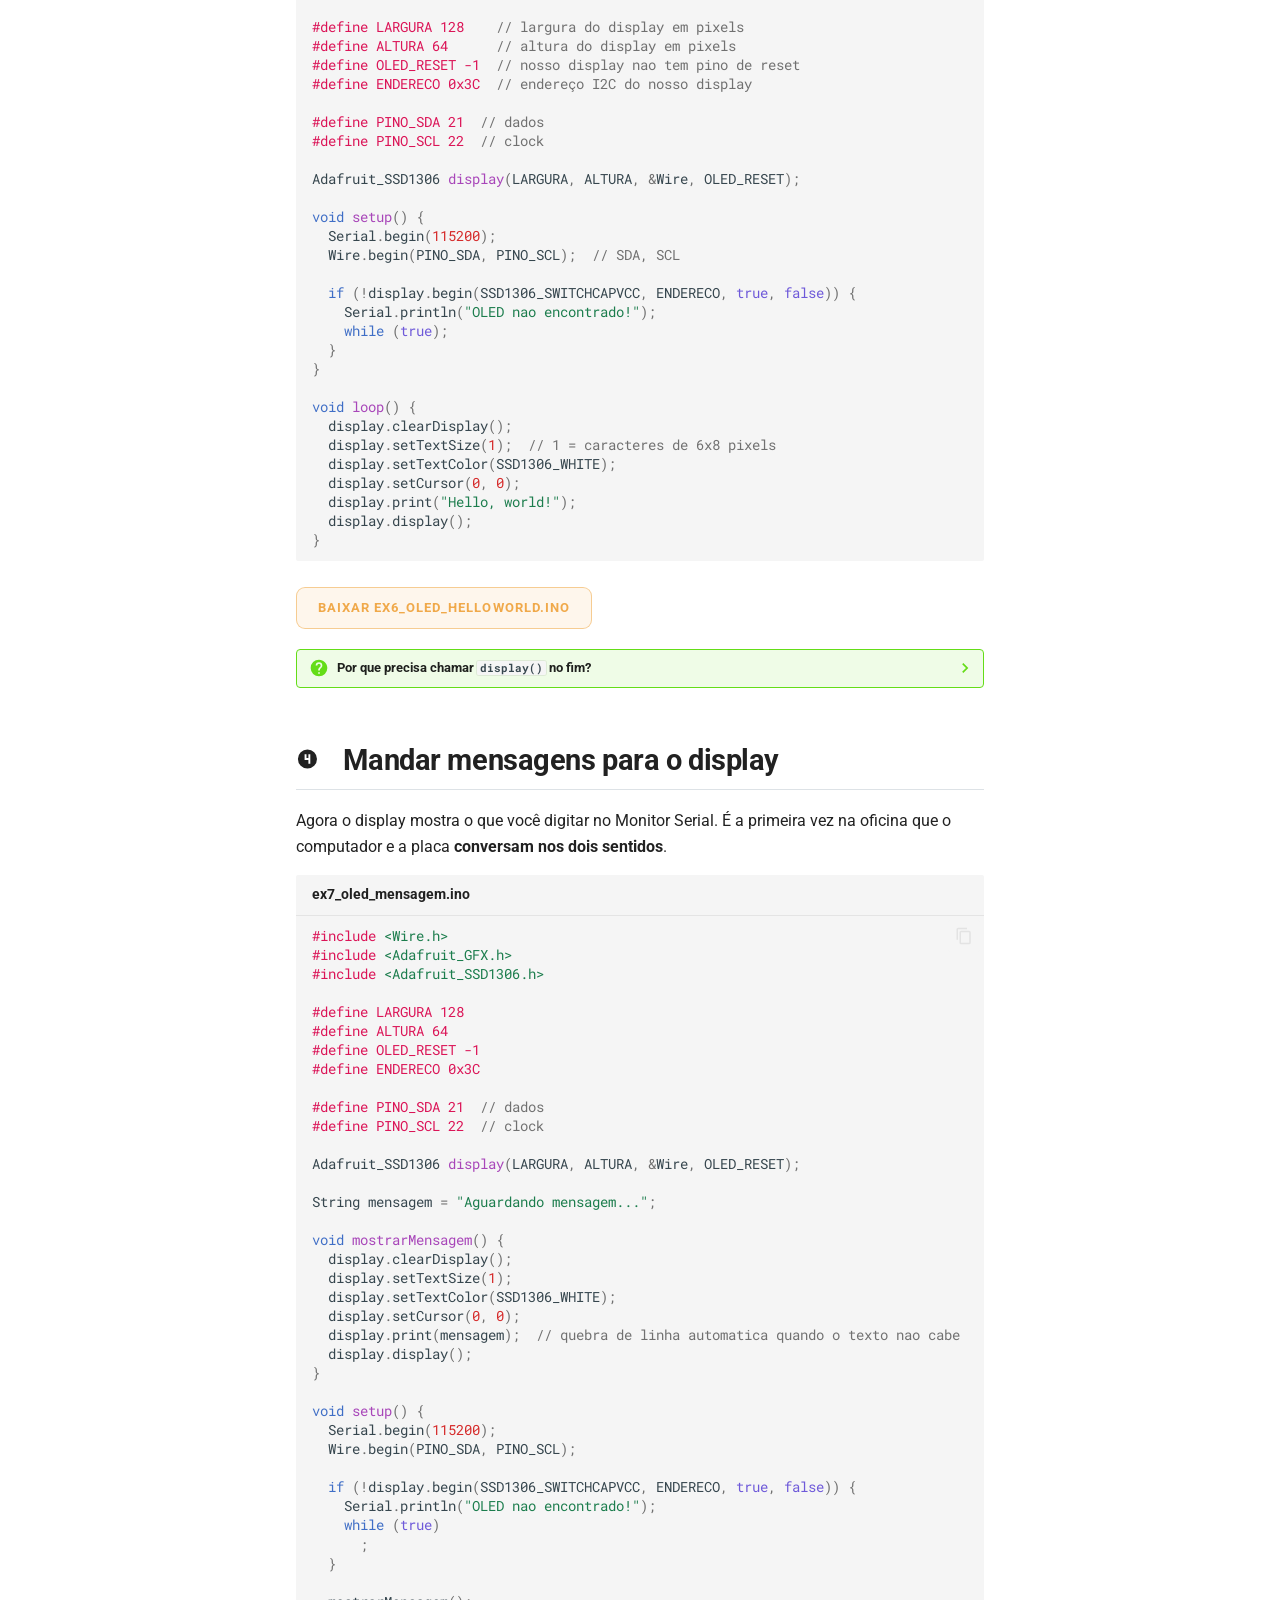
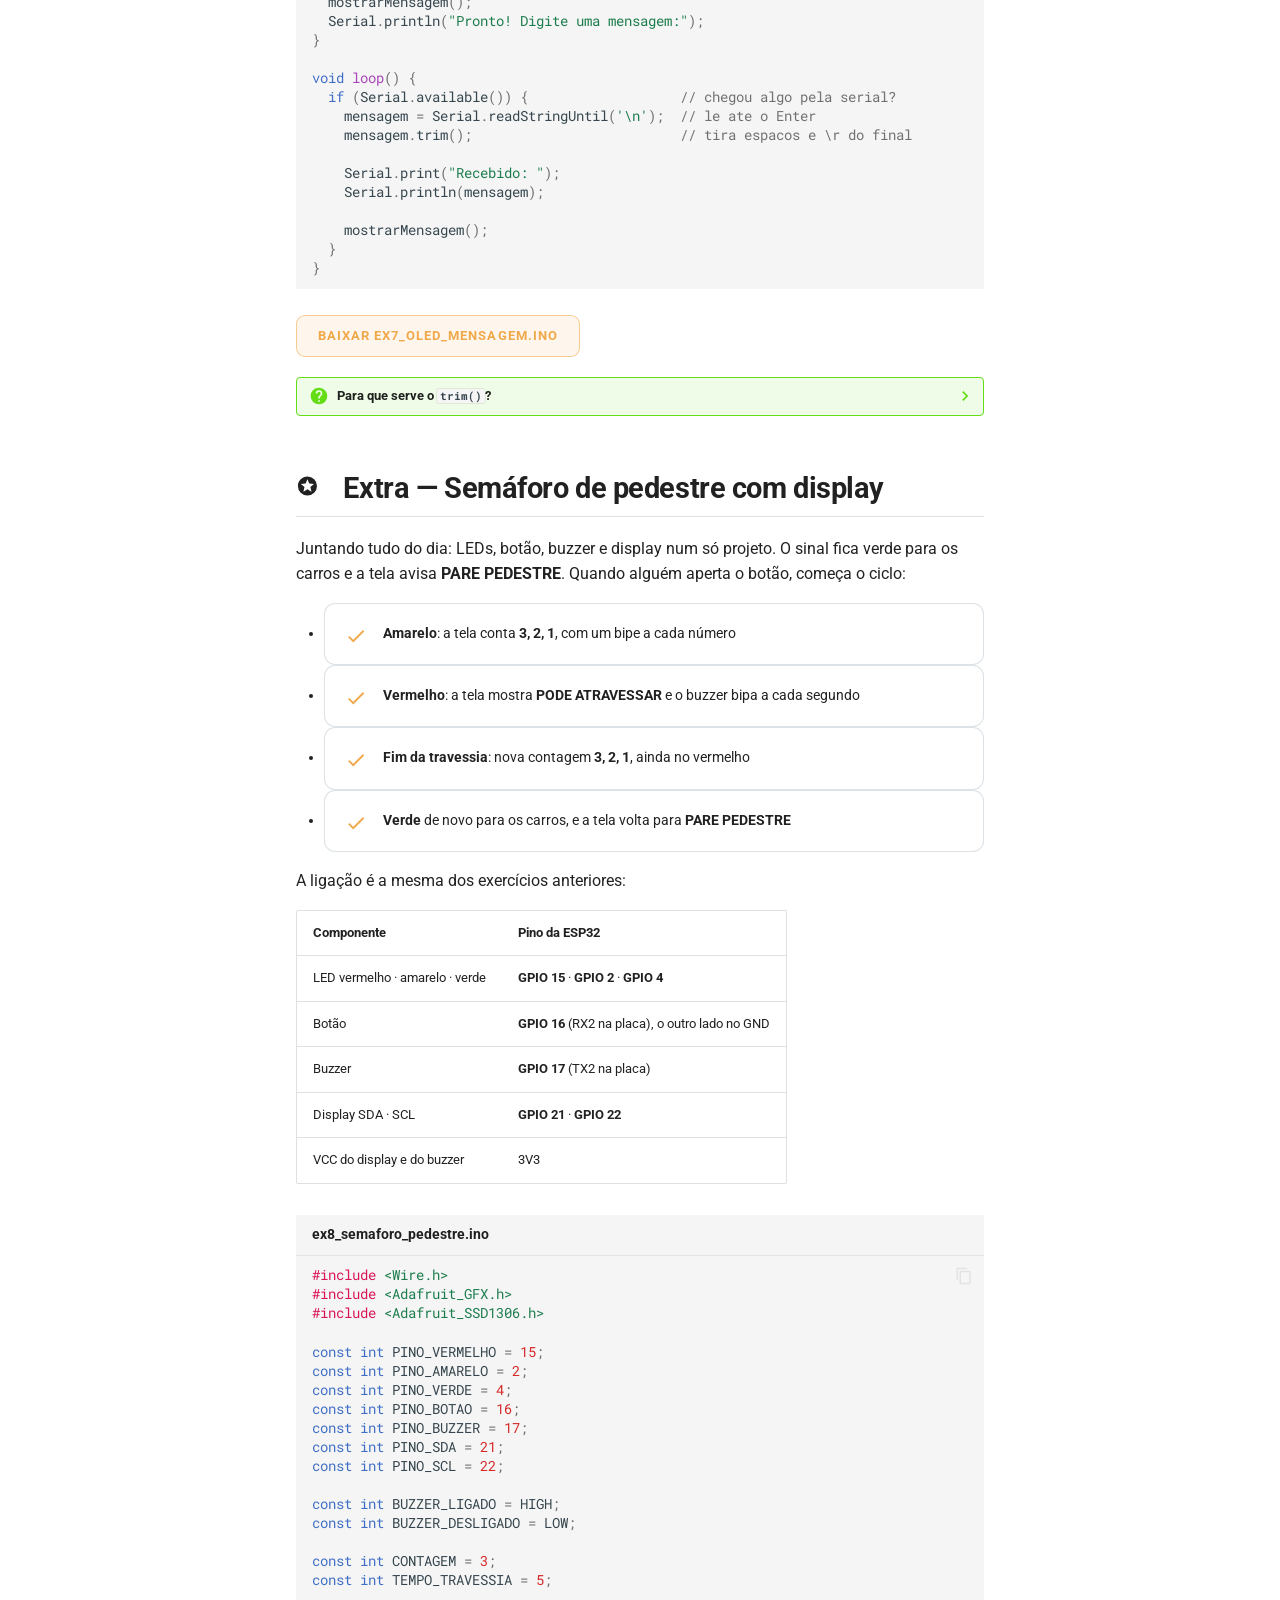
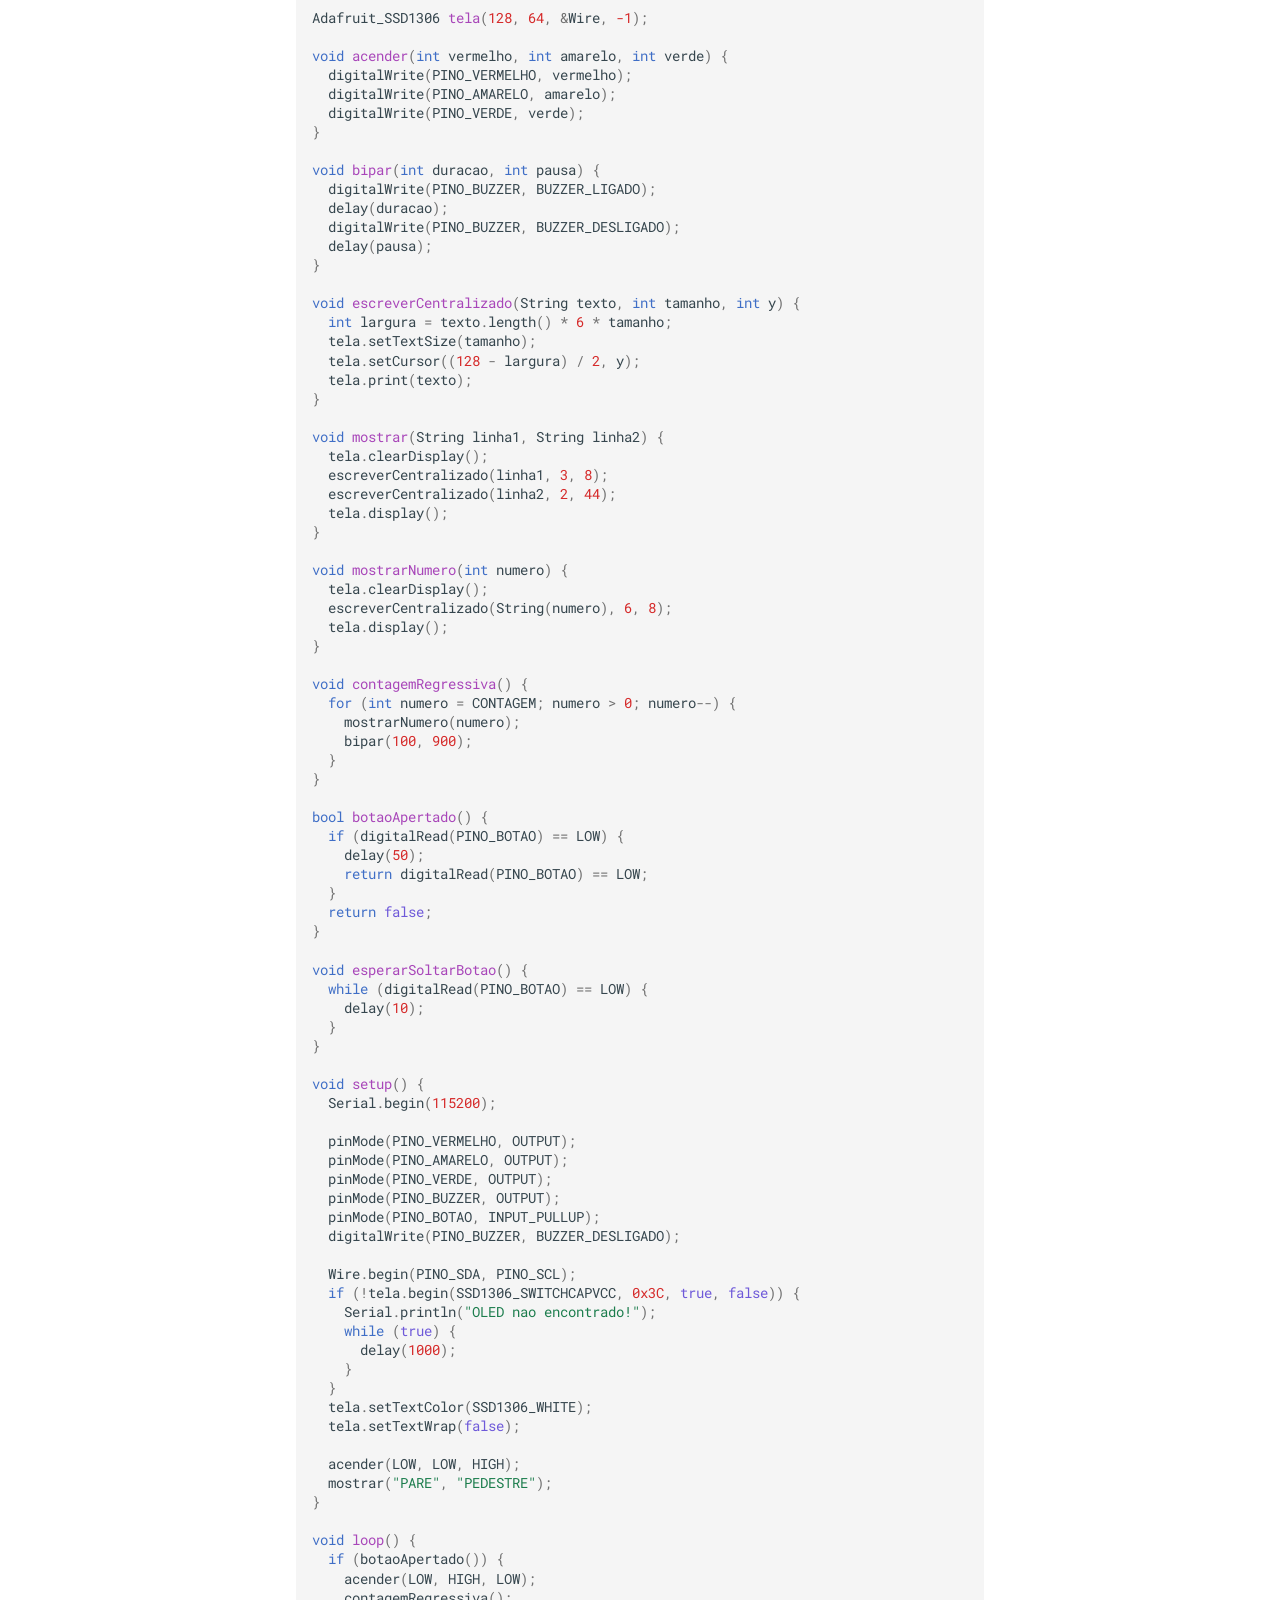
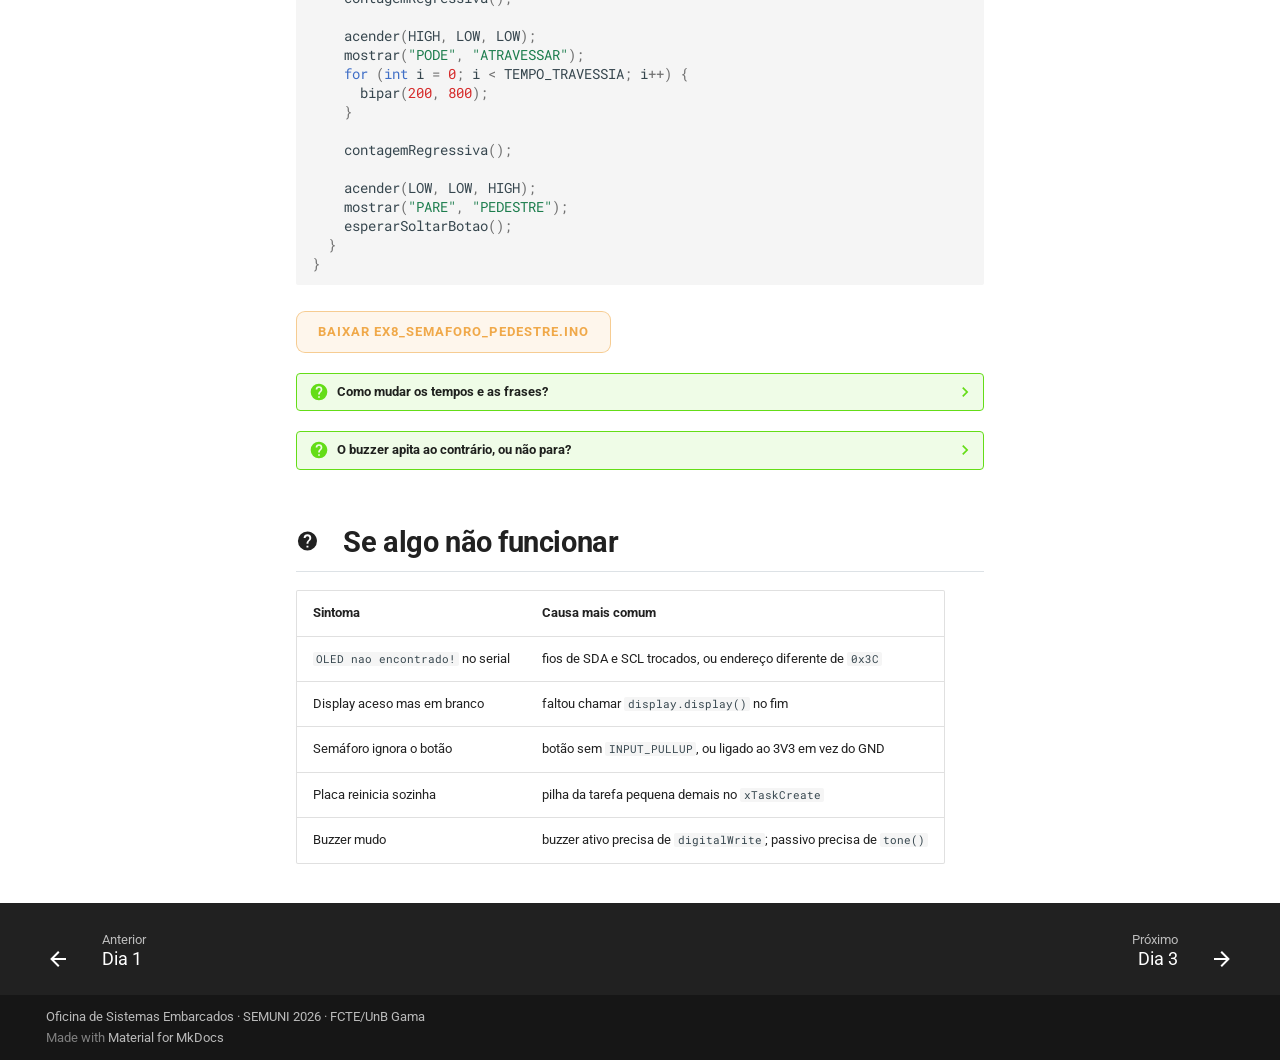
<file: dia-2/index.html>
<!doctype html>
<html lang="pt" class="no-js">
  <head>
    
      <meta charset="utf-8">
      <meta name="viewport" content="width=device-width,initial-scale=1">
      
        <meta name="description" content="SEMUNI 2026 — FCTE/UnB Campus Gama">
      
      
        <meta name="author" content="Genilson Silva de Araújo Júnior">
      
      
        <link rel="canonical" href="https://genilsonjrs.github.io/oficina-embarcados-semuni26/dia-2/">
      
      
        <link rel="prev" href="../dia-1/">
      
      
        <link rel="next" href="../dia-3/">
      
      
        
      
      
      <link rel="icon" href="../assets/images/favicon.png">
      <meta name="generator" content="mkdocs-1.6.1, mkdocs-material-9.7.6">
    
    
      
        <title>Dia 2 - Oficina de Introdução aos Sistemas Embarcados</title>
      
    
    
      <link rel="stylesheet" href="../assets/stylesheets/main.484c7ddc.min.css">
      
        
        <link rel="stylesheet" href="../assets/stylesheets/palette.ab4e12ef.min.css">
      
      


    
    
      
    
    
      
        
        
        <link rel="preconnect" href="https://fonts.gstatic.com" crossorigin>
        <link rel="stylesheet" href="https://fonts.googleapis.com/css?family=Roboto:300,300i,400,400i,700,700i%7CRoboto+Mono:400,400i,700,700i&display=fallback">
        <style>:root{--md-text-font:"Roboto";--md-code-font:"Roboto Mono"}</style>
      
    
    
      <link rel="stylesheet" href="../stylesheets/extra.css">
    
    <script>__md_scope=new URL("..",location),__md_hash=e=>[...e].reduce(((e,_)=>(e<<5)-e+_.charCodeAt(0)),0),__md_get=(e,_=localStorage,t=__md_scope)=>JSON.parse(_.getItem(t.pathname+"."+e)),__md_set=(e,_,t=localStorage,a=__md_scope)=>{try{t.setItem(a.pathname+"."+e,JSON.stringify(_))}catch(e){}}</script>
    
      

    
    
  </head>
  
  
    
    
      
    
    
    
    
    <body dir="ltr" data-md-color-scheme="slate" data-md-color-primary="custom" data-md-color-accent="custom">
  
    
    <input class="md-toggle" data-md-toggle="drawer" type="checkbox" id="__drawer" autocomplete="off">
    <input class="md-toggle" data-md-toggle="search" type="checkbox" id="__search" autocomplete="off">
    <label class="md-overlay" for="__drawer"></label>
    <div data-md-component="skip">
      
        
        <a href="#dia-2-varias-coisas-ao-mesmo-tempo" class="md-skip">
          Pular para conteúdo
        </a>
      
    </div>
    <div data-md-component="announce">
      
    </div>
    
    
      

<header class="md-header" data-md-component="header">
  <nav class="md-header__inner md-grid" aria-label="Cabeçalho">
    <a href=".." title="Oficina de Introdução aos Sistemas Embarcados" class="md-header__button md-logo" aria-label="Oficina de Introdução aos Sistemas Embarcados" data-md-component="logo">
      
  
  <svg xmlns="http://www.w3.org/2000/svg" viewBox="0 0 24 24"><path d="M12 8a3 3 0 0 0 3-3 3 3 0 0 0-3-3 3 3 0 0 0-3 3 3 3 0 0 0 3 3m0 3.54C9.64 9.35 6.5 8 3 8v11c3.5 0 6.64 1.35 9 3.54 2.36-2.19 5.5-3.54 9-3.54V8c-3.5 0-6.64 1.35-9 3.54"/></svg>

    </a>
    <label class="md-header__button md-icon" for="__drawer">
      
      <svg xmlns="http://www.w3.org/2000/svg" viewBox="0 0 24 24"><path d="M3 6h18v2H3zm0 5h18v2H3zm0 5h18v2H3z"/></svg>
    </label>
    <div class="md-header__title" data-md-component="header-title">
      <div class="md-header__ellipsis">
        <div class="md-header__topic">
          <span class="md-ellipsis">
            Oficina de Introdução aos Sistemas Embarcados
          </span>
        </div>
        <div class="md-header__topic" data-md-component="header-topic">
          <span class="md-ellipsis">
            
              Dia 2
            
          </span>
        </div>
      </div>
    </div>
    
      
        <form class="md-header__option" data-md-component="palette">
  
    
    
    
    <input class="md-option" data-md-color-media="(prefers-color-scheme: dark)" data-md-color-scheme="slate" data-md-color-primary="custom" data-md-color-accent="custom"  aria-label="Modo claro"  type="radio" name="__palette" id="__palette_0">
    
      <label class="md-header__button md-icon" title="Modo claro" for="__palette_1" hidden>
        <svg xmlns="http://www.w3.org/2000/svg" viewBox="0 0 24 24"><path d="M12 7a5 5 0 0 1 5 5 5 5 0 0 1-5 5 5 5 0 0 1-5-5 5 5 0 0 1 5-5m0 2a3 3 0 0 0-3 3 3 3 0 0 0 3 3 3 3 0 0 0 3-3 3 3 0 0 0-3-3m0-7 2.39 3.42C13.65 5.15 12.84 5 12 5s-1.65.15-2.39.42zM3.34 7l4.16-.35A7.2 7.2 0 0 0 5.94 8.5c-.44.74-.69 1.5-.83 2.29zm.02 10 1.76-3.77a7.131 7.131 0 0 0 2.38 4.14zM20.65 7l-1.77 3.79a7.02 7.02 0 0 0-2.38-4.15zm-.01 10-4.14.36c.59-.51 1.12-1.14 1.54-1.86.42-.73.69-1.5.83-2.29zM12 22l-2.41-3.44c.74.27 1.55.44 2.41.44.82 0 1.63-.17 2.37-.44z"/></svg>
      </label>
    
  
    
    
    
    <input class="md-option" data-md-color-media="(prefers-color-scheme: light)" data-md-color-scheme="default" data-md-color-primary="custom" data-md-color-accent="custom"  aria-label="Modo escuro"  type="radio" name="__palette" id="__palette_1">
    
      <label class="md-header__button md-icon" title="Modo escuro" for="__palette_0" hidden>
        <svg xmlns="http://www.w3.org/2000/svg" viewBox="0 0 24 24"><path d="m17.75 4.09-2.53 1.94.91 3.06-2.63-1.81-2.63 1.81.91-3.06-2.53-1.94L12.44 4l1.06-3 1.06 3zm3.5 6.91-1.64 1.25.59 1.98-1.7-1.17-1.7 1.17.59-1.98L15.75 11l2.06-.05L18.5 9l.69 1.95zm-2.28 4.95c.83-.08 1.72 1.1 1.19 1.85-.32.45-.66.87-1.08 1.27C15.17 23 8.84 23 4.94 19.07c-3.91-3.9-3.91-10.24 0-14.14.4-.4.82-.76 1.27-1.08.75-.53 1.93.36 1.85 1.19-.27 2.86.69 5.83 2.89 8.02a9.96 9.96 0 0 0 8.02 2.89m-1.64 2.02a12.08 12.08 0 0 1-7.8-3.47c-2.17-2.19-3.33-5-3.49-7.82-2.81 3.14-2.7 7.96.31 10.98 3.02 3.01 7.84 3.12 10.98.31"/></svg>
      </label>
    
  
</form>
      
    
    
      <script>var palette=__md_get("__palette");if(palette&&palette.color){if("(prefers-color-scheme)"===palette.color.media){var media=matchMedia("(prefers-color-scheme: light)"),input=document.querySelector(media.matches?"[data-md-color-media='(prefers-color-scheme: light)']":"[data-md-color-media='(prefers-color-scheme: dark)']");palette.color.media=input.getAttribute("data-md-color-media"),palette.color.scheme=input.getAttribute("data-md-color-scheme"),palette.color.primary=input.getAttribute("data-md-color-primary"),palette.color.accent=input.getAttribute("data-md-color-accent")}for(var[key,value]of Object.entries(palette.color))document.body.setAttribute("data-md-color-"+key,value)}</script>
    
    
    
      
      
        <label class="md-header__button md-icon" for="__search">
          
          <svg xmlns="http://www.w3.org/2000/svg" viewBox="0 0 24 24"><path d="M9.5 3A6.5 6.5 0 0 1 16 9.5c0 1.61-.59 3.09-1.56 4.23l.27.27h.79l5 5-1.5 1.5-5-5v-.79l-.27-.27A6.52 6.52 0 0 1 9.5 16 6.5 6.5 0 0 1 3 9.5 6.5 6.5 0 0 1 9.5 3m0 2C7 5 5 7 5 9.5S7 14 9.5 14 14 12 14 9.5 12 5 9.5 5"/></svg>
        </label>
        <div class="md-search" data-md-component="search" role="dialog">
  <label class="md-search__overlay" for="__search"></label>
  <div class="md-search__inner" role="search">
    <form class="md-search__form" name="search">
      <input type="text" class="md-search__input" name="query" aria-label="Buscar" placeholder="Buscar" autocapitalize="off" autocorrect="off" autocomplete="off" spellcheck="false" data-md-component="search-query" required>
      <label class="md-search__icon md-icon" for="__search">
        
        <svg xmlns="http://www.w3.org/2000/svg" viewBox="0 0 24 24"><path d="M9.5 3A6.5 6.5 0 0 1 16 9.5c0 1.61-.59 3.09-1.56 4.23l.27.27h.79l5 5-1.5 1.5-5-5v-.79l-.27-.27A6.52 6.52 0 0 1 9.5 16 6.5 6.5 0 0 1 3 9.5 6.5 6.5 0 0 1 9.5 3m0 2C7 5 5 7 5 9.5S7 14 9.5 14 14 12 14 9.5 12 5 9.5 5"/></svg>
        
        <svg xmlns="http://www.w3.org/2000/svg" viewBox="0 0 24 24"><path d="M20 11v2H8l5.5 5.5-1.42 1.42L4.16 12l7.92-7.92L13.5 5.5 8 11z"/></svg>
      </label>
      <nav class="md-search__options" aria-label="Pesquisar">
        
        <button type="reset" class="md-search__icon md-icon" title="Limpar" aria-label="Limpar" tabindex="-1">
          
          <svg xmlns="http://www.w3.org/2000/svg" viewBox="0 0 24 24"><path d="M19 6.41 17.59 5 12 10.59 6.41 5 5 6.41 10.59 12 5 17.59 6.41 19 12 13.41 17.59 19 19 17.59 13.41 12z"/></svg>
        </button>
      </nav>
      
        <div class="md-search__suggest" data-md-component="search-suggest"></div>
      
    </form>
    <div class="md-search__output">
      <div class="md-search__scrollwrap" tabindex="0" data-md-scrollfix>
        <div class="md-search-result" data-md-component="search-result">
          <div class="md-search-result__meta">
            Inicializando busca
          </div>
          <ol class="md-search-result__list" role="presentation"></ol>
        </div>
      </div>
    </div>
  </div>
</div>
      
    
    
      <div class="md-header__source">
        <a href="https://github.com/GenilsonJrs/oficina-embarcados-semuni26" title="Ir para repositório" class="md-source" data-md-component="source">
  <div class="md-source__icon md-icon">
    
    <svg xmlns="http://www.w3.org/2000/svg" viewBox="0 0 512 512"><!--! Font Awesome Free 7.1.0 by @fontawesome - https://fontawesome.com License - https://fontawesome.com/license/free (Icons: CC BY 4.0, Fonts: SIL OFL 1.1, Code: MIT License) Copyright 2025 Fonticons, Inc.--><path d="M173.9 397.4c0 2-2.3 3.6-5.2 3.6-3.3.3-5.6-1.3-5.6-3.6 0-2 2.3-3.6 5.2-3.6 3-.3 5.6 1.3 5.6 3.6m-31.1-4.5c-.7 2 1.3 4.3 4.3 4.9 2.6 1 5.6 0 6.2-2s-1.3-4.3-4.3-5.2c-2.6-.7-5.5.3-6.2 2.3m44.2-1.7c-2.9.7-4.9 2.6-4.6 4.9.3 2 2.9 3.3 5.9 2.6 2.9-.7 4.9-2.6 4.6-4.6-.3-1.9-3-3.2-5.9-2.9M252.8 8C114.1 8 8 113.3 8 252c0 110.9 69.8 205.8 169.5 239.2 12.8 2.3 17.3-5.6 17.3-12.1 0-6.2-.3-40.4-.3-61.4 0 0-70 15-84.7-29.8 0 0-11.4-29.1-27.8-36.6 0 0-22.9-15.7 1.6-15.4 0 0 24.9 2 38.6 25.8 21.9 38.6 58.6 27.5 72.9 20.9 2.3-16 8.8-27.1 16-33.7-55.9-6.2-112.3-14.3-112.3-110.5 0-27.5 7.6-41.3 23.6-58.9-2.6-6.5-11.1-33.3 2.6-67.9 20.9-6.5 69 27 69 27 20-5.6 41.5-8.5 62.8-8.5s42.8 2.9 62.8 8.5c0 0 48.1-33.6 69-27 13.7 34.7 5.2 61.4 2.6 67.9 16 17.7 25.8 31.5 25.8 58.9 0 96.5-58.9 104.2-114.8 110.5 9.2 7.9 17 22.9 17 46.4 0 33.7-.3 75.4-.3 83.6 0 6.5 4.6 14.4 17.3 12.1C436.2 457.8 504 362.9 504 252 504 113.3 391.5 8 252.8 8M105.2 352.9c-1.3 1-1 3.3.7 5.2 1.6 1.6 3.9 2.3 5.2 1 1.3-1 1-3.3-.7-5.2-1.6-1.6-3.9-2.3-5.2-1m-10.8-8.1c-.7 1.3.3 2.9 2.3 3.9 1.6 1 3.6.7 4.3-.7.7-1.3-.3-2.9-2.3-3.9-2-.6-3.6-.3-4.3.7m32.4 35.6c-1.6 1.3-1 4.3 1.3 6.2 2.3 2.3 5.2 2.6 6.5 1 1.3-1.3.7-4.3-1.3-6.2-2.2-2.3-5.2-2.6-6.5-1m-11.4-14.7c-1.6 1-1.6 3.6 0 5.9s4.3 3.3 5.6 2.3c1.6-1.3 1.6-3.9 0-6.2-1.4-2.3-4-3.3-5.6-2"/></svg>
  </div>
  <div class="md-source__repository">
    oficina-embarcados-semuni26
  </div>
</a>
      </div>
    
  </nav>
  
</header>
    
    <div class="md-container" data-md-component="container">
      
      
        
          
            
<nav class="md-tabs" aria-label="Abas" data-md-component="tabs">
  <div class="md-grid">
    <ul class="md-tabs__list">
      
        
  
  
  
  
    <li class="md-tabs__item">
      <a href=".." class="md-tabs__link">
        
  
  
    
  
  Início

      </a>
    </li>
  

      
        
  
  
  
  
    
    
      <li class="md-tabs__item">
        <a href="../projetos/" class="md-tabs__link">
          
  
  
    
  
  Projetos

        </a>
      </li>
    
  

      
        
  
  
  
  
    <li class="md-tabs__item">
      <a href="../dia-1/" class="md-tabs__link">
        
  
  
    
  
  Dia 1

      </a>
    </li>
  

      
        
  
  
  
    
  
  
    <li class="md-tabs__item md-tabs__item--active">
      <a href="./" class="md-tabs__link">
        
  
  
    
  
  Dia 2

      </a>
    </li>
  

      
        
  
  
  
  
    <li class="md-tabs__item">
      <a href="../dia-3/" class="md-tabs__link">
        
  
  
    
  
  Dia 3

      </a>
    </li>
  

      
    </ul>
  </div>
</nav>
          
        
      
      <main class="md-main" data-md-component="main">
        <div class="md-main__inner md-grid">
          
            
              
              <div class="md-sidebar md-sidebar--primary" data-md-component="sidebar" data-md-type="navigation" >
                <div class="md-sidebar__scrollwrap">
                  <div class="md-sidebar__inner">
                    


  


<nav class="md-nav md-nav--primary md-nav--lifted" aria-label="Navegação" data-md-level="0">
  <label class="md-nav__title" for="__drawer">
    <a href=".." title="Oficina de Introdução aos Sistemas Embarcados" class="md-nav__button md-logo" aria-label="Oficina de Introdução aos Sistemas Embarcados" data-md-component="logo">
      
  
  <svg xmlns="http://www.w3.org/2000/svg" viewBox="0 0 24 24"><path d="M12 8a3 3 0 0 0 3-3 3 3 0 0 0-3-3 3 3 0 0 0-3 3 3 3 0 0 0 3 3m0 3.54C9.64 9.35 6.5 8 3 8v11c3.5 0 6.64 1.35 9 3.54 2.36-2.19 5.5-3.54 9-3.54V8c-3.5 0-6.64 1.35-9 3.54"/></svg>

    </a>
    Oficina de Introdução aos Sistemas Embarcados
  </label>
  
    <div class="md-nav__source">
      <a href="https://github.com/GenilsonJrs/oficina-embarcados-semuni26" title="Ir para repositório" class="md-source" data-md-component="source">
  <div class="md-source__icon md-icon">
    
    <svg xmlns="http://www.w3.org/2000/svg" viewBox="0 0 512 512"><!--! Font Awesome Free 7.1.0 by @fontawesome - https://fontawesome.com License - https://fontawesome.com/license/free (Icons: CC BY 4.0, Fonts: SIL OFL 1.1, Code: MIT License) Copyright 2025 Fonticons, Inc.--><path d="M173.9 397.4c0 2-2.3 3.6-5.2 3.6-3.3.3-5.6-1.3-5.6-3.6 0-2 2.3-3.6 5.2-3.6 3-.3 5.6 1.3 5.6 3.6m-31.1-4.5c-.7 2 1.3 4.3 4.3 4.9 2.6 1 5.6 0 6.2-2s-1.3-4.3-4.3-5.2c-2.6-.7-5.5.3-6.2 2.3m44.2-1.7c-2.9.7-4.9 2.6-4.6 4.9.3 2 2.9 3.3 5.9 2.6 2.9-.7 4.9-2.6 4.6-4.6-.3-1.9-3-3.2-5.9-2.9M252.8 8C114.1 8 8 113.3 8 252c0 110.9 69.8 205.8 169.5 239.2 12.8 2.3 17.3-5.6 17.3-12.1 0-6.2-.3-40.4-.3-61.4 0 0-70 15-84.7-29.8 0 0-11.4-29.1-27.8-36.6 0 0-22.9-15.7 1.6-15.4 0 0 24.9 2 38.6 25.8 21.9 38.6 58.6 27.5 72.9 20.9 2.3-16 8.8-27.1 16-33.7-55.9-6.2-112.3-14.3-112.3-110.5 0-27.5 7.6-41.3 23.6-58.9-2.6-6.5-11.1-33.3 2.6-67.9 20.9-6.5 69 27 69 27 20-5.6 41.5-8.5 62.8-8.5s42.8 2.9 62.8 8.5c0 0 48.1-33.6 69-27 13.7 34.7 5.2 61.4 2.6 67.9 16 17.7 25.8 31.5 25.8 58.9 0 96.5-58.9 104.2-114.8 110.5 9.2 7.9 17 22.9 17 46.4 0 33.7-.3 75.4-.3 83.6 0 6.5 4.6 14.4 17.3 12.1C436.2 457.8 504 362.9 504 252 504 113.3 391.5 8 252.8 8M105.2 352.9c-1.3 1-1 3.3.7 5.2 1.6 1.6 3.9 2.3 5.2 1 1.3-1 1-3.3-.7-5.2-1.6-1.6-3.9-2.3-5.2-1m-10.8-8.1c-.7 1.3.3 2.9 2.3 3.9 1.6 1 3.6.7 4.3-.7.7-1.3-.3-2.9-2.3-3.9-2-.6-3.6-.3-4.3.7m32.4 35.6c-1.6 1.3-1 4.3 1.3 6.2 2.3 2.3 5.2 2.6 6.5 1 1.3-1.3.7-4.3-1.3-6.2-2.2-2.3-5.2-2.6-6.5-1m-11.4-14.7c-1.6 1-1.6 3.6 0 5.9s4.3 3.3 5.6 2.3c1.6-1.3 1.6-3.9 0-6.2-1.4-2.3-4-3.3-5.6-2"/></svg>
  </div>
  <div class="md-source__repository">
    oficina-embarcados-semuni26
  </div>
</a>
    </div>
  
  <ul class="md-nav__list" data-md-scrollfix>
    
      
      
  
  
  
  
    <li class="md-nav__item">
      <a href=".." class="md-nav__link">
        
  
  
  <span class="md-ellipsis">
    
  
    Início
  

    
  </span>
  
  

      </a>
    </li>
  

    
      
      
  
  
  
  
    
    
      
        
          
        
      
        
      
        
      
    
    
    
      
      
        
      
    
    
    <li class="md-nav__item md-nav__item--nested">
      
        
        
        <input class="md-nav__toggle md-toggle " type="checkbox" id="__nav_2" >
        
          
          <div class="md-nav__link md-nav__container">
            <a href="../projetos/" class="md-nav__link ">
              
  
  
  <span class="md-ellipsis">
    
  
    Projetos
  

    
  </span>
  
  

            </a>
            
              
              <label class="md-nav__link " for="__nav_2" id="__nav_2_label" tabindex="0">
                <span class="md-nav__icon md-icon"></span>
              </label>
            
          </div>
        
        <nav class="md-nav" data-md-level="1" aria-labelledby="__nav_2_label" aria-expanded="false">
          <label class="md-nav__title" for="__nav_2">
            <span class="md-nav__icon md-icon"></span>
            
  
    Projetos
  

          </label>
          <ul class="md-nav__list" data-md-scrollfix>
            
              
            
              
                
  
  
  
  
    <li class="md-nav__item">
      <a href="../projetos/oficina/" class="md-nav__link">
        
  
  
  <span class="md-ellipsis">
    
  
    Feitos para a oficina
  

    
  </span>
  
  

      </a>
    </li>
  

              
            
              
                
  
  
  
  
    <li class="md-nav__item">
      <a href="../projetos/disciplina/" class="md-nav__link">
        
  
  
  <span class="md-ellipsis">
    
  
    Da disciplina
  

    
  </span>
  
  

      </a>
    </li>
  

              
            
          </ul>
        </nav>
      
    </li>
  

    
      
      
  
  
  
  
    <li class="md-nav__item">
      <a href="../dia-1/" class="md-nav__link">
        
  
  
  <span class="md-ellipsis">
    
  
    Dia 1
  

    
  </span>
  
  

      </a>
    </li>
  

    
      
      
  
  
    
  
  
  
    <li class="md-nav__item md-nav__item--active">
      
      <input class="md-nav__toggle md-toggle" type="checkbox" id="__toc">
      
      
        
      
      
        <label class="md-nav__link md-nav__link--active" for="__toc">
          
  
  
  <span class="md-ellipsis">
    
  
    Dia 2
  

    
  </span>
  
  

          <span class="md-nav__icon md-icon"></span>
        </label>
      
      <a href="./" class="md-nav__link md-nav__link--active">
        
  
  
  <span class="md-ellipsis">
    
  
    Dia 2
  

    
  </span>
  
  

      </a>
      
        

<nav class="md-nav md-nav--secondary" aria-label="Índice">
  
  
  
    
  
  
    <label class="md-nav__title" for="__toc">
      <span class="md-nav__icon md-icon"></span>
      Índice
    </label>
    <ul class="md-nav__list" data-md-component="toc" data-md-scrollfix>
      
        <li class="md-nav__item">
  <a href="#slides-da-aula" class="md-nav__link">
    <span class="md-ellipsis">
      
        Slides da aula
      
    </span>
  </a>
  
</li>
      
        <li class="md-nav__item">
  <a href="#como-o-dia-se-organiza" class="md-nav__link">
    <span class="md-ellipsis">
      
        Como o dia se organiza
      
    </span>
  </a>
  
</li>
      
        <li class="md-nav__item">
  <a href="#o-que-voce-vai-aprender" class="md-nav__link">
    <span class="md-ellipsis">
      
        O que você vai aprender
      
    </span>
  </a>
  
</li>
      
        <li class="md-nav__item">
  <a href="#veja-funcionando" class="md-nav__link">
    <span class="md-ellipsis">
      
        Veja funcionando
      
    </span>
  </a>
  
</li>
      
        <li class="md-nav__item">
  <a href="#semaforo-que-obedece-ao-botao" class="md-nav__link">
    <span class="md-ellipsis">
      
        Semáforo que obedece ao botão
      
    </span>
  </a>
  
</li>
      
        <li class="md-nav__item">
  <a href="#um-buzzer-para-quem-atravessa" class="md-nav__link">
    <span class="md-ellipsis">
      
        Um buzzer para quem atravessa
      
    </span>
  </a>
  
</li>
      
        <li class="md-nav__item">
  <a href="#falando-com-o-display" class="md-nav__link">
    <span class="md-ellipsis">
      
        Falando com o display
      
    </span>
  </a>
  
</li>
      
        <li class="md-nav__item">
  <a href="#hello-world-no-display" class="md-nav__link">
    <span class="md-ellipsis">
      
        Hello, world! no display
      
    </span>
  </a>
  
</li>
      
        <li class="md-nav__item">
  <a href="#mandar-mensagens-para-o-display" class="md-nav__link">
    <span class="md-ellipsis">
      
        Mandar mensagens para o display
      
    </span>
  </a>
  
</li>
      
        <li class="md-nav__item">
  <a href="#extra-semaforo-de-pedestre-com-display" class="md-nav__link">
    <span class="md-ellipsis">
      
        Extra — Semáforo de pedestre com display
      
    </span>
  </a>
  
</li>
      
        <li class="md-nav__item">
  <a href="#se-algo-nao-funcionar" class="md-nav__link">
    <span class="md-ellipsis">
      
        Se algo não funcionar
      
    </span>
  </a>
  
</li>
      
    </ul>
  
</nav>
      
    </li>
  

    
      
      
  
  
  
  
    <li class="md-nav__item">
      <a href="../dia-3/" class="md-nav__link">
        
  
  
  <span class="md-ellipsis">
    
  
    Dia 3
  

    
  </span>
  
  

      </a>
    </li>
  

    
  </ul>
</nav>
                  </div>
                </div>
              </div>
            
            
              
              <div class="md-sidebar md-sidebar--secondary" data-md-component="sidebar" data-md-type="toc" >
                <div class="md-sidebar__scrollwrap">
                  <div class="md-sidebar__inner">
                    

<nav class="md-nav md-nav--secondary" aria-label="Índice">
  
  
  
    
  
  
    <label class="md-nav__title" for="__toc">
      <span class="md-nav__icon md-icon"></span>
      Índice
    </label>
    <ul class="md-nav__list" data-md-component="toc" data-md-scrollfix>
      
        <li class="md-nav__item">
  <a href="#slides-da-aula" class="md-nav__link">
    <span class="md-ellipsis">
      
        Slides da aula
      
    </span>
  </a>
  
</li>
      
        <li class="md-nav__item">
  <a href="#como-o-dia-se-organiza" class="md-nav__link">
    <span class="md-ellipsis">
      
        Como o dia se organiza
      
    </span>
  </a>
  
</li>
      
        <li class="md-nav__item">
  <a href="#o-que-voce-vai-aprender" class="md-nav__link">
    <span class="md-ellipsis">
      
        O que você vai aprender
      
    </span>
  </a>
  
</li>
      
        <li class="md-nav__item">
  <a href="#veja-funcionando" class="md-nav__link">
    <span class="md-ellipsis">
      
        Veja funcionando
      
    </span>
  </a>
  
</li>
      
        <li class="md-nav__item">
  <a href="#semaforo-que-obedece-ao-botao" class="md-nav__link">
    <span class="md-ellipsis">
      
        Semáforo que obedece ao botão
      
    </span>
  </a>
  
</li>
      
        <li class="md-nav__item">
  <a href="#um-buzzer-para-quem-atravessa" class="md-nav__link">
    <span class="md-ellipsis">
      
        Um buzzer para quem atravessa
      
    </span>
  </a>
  
</li>
      
        <li class="md-nav__item">
  <a href="#falando-com-o-display" class="md-nav__link">
    <span class="md-ellipsis">
      
        Falando com o display
      
    </span>
  </a>
  
</li>
      
        <li class="md-nav__item">
  <a href="#hello-world-no-display" class="md-nav__link">
    <span class="md-ellipsis">
      
        Hello, world! no display
      
    </span>
  </a>
  
</li>
      
        <li class="md-nav__item">
  <a href="#mandar-mensagens-para-o-display" class="md-nav__link">
    <span class="md-ellipsis">
      
        Mandar mensagens para o display
      
    </span>
  </a>
  
</li>
      
        <li class="md-nav__item">
  <a href="#extra-semaforo-de-pedestre-com-display" class="md-nav__link">
    <span class="md-ellipsis">
      
        Extra — Semáforo de pedestre com display
      
    </span>
  </a>
  
</li>
      
        <li class="md-nav__item">
  <a href="#se-algo-nao-funcionar" class="md-nav__link">
    <span class="md-ellipsis">
      
        Se algo não funcionar
      
    </span>
  </a>
  
</li>
      
    </ul>
  
</nav>
                  </div>
                </div>
              </div>
            
          
          
            <div class="md-content" data-md-component="content">
              
              <article class="md-content__inner md-typeset">
                
                  


  
  


<h1 id="dia-2-varias-coisas-ao-mesmo-tempo">Dia 2 — Várias coisas ao mesmo tempo<a class="headerlink" href="#dia-2-varias-coisas-ao-mesmo-tempo" title="Permanent link">&para;</a></h1>
<p class="resumo-inicial">No Dia 1 o <code>delay()</code> resolvia tudo — e travava tudo.
Enquanto a placa contava um segundo, ela não fazia mais nada: não lia botão, não acendia
outro LED, não respondia. Hoje a gente quebra essa limitação. A ESP32 vai executar
<strong>várias tarefas ao mesmo tempo</strong>, cada uma no seu ritmo, e ainda vai aprender
a conversar com um display usando apenas dois fios.</p>

<h2 id="slides-da-aula"><span class="twemoji"><svg xmlns="http://www.w3.org/2000/svg" viewBox="0 0 24 24"><path d="M2 3h8a2 2 0 0 1 2-2 2 2 0 0 1 2 2h8v2h-1v11h-5.75L17 22h-2l-1.75-6h-2.5L9 22H7l1.75-6H3V5H2zm3 2v9h14V5z"/></svg></span> Slides da aula<a class="headerlink" href="#slides-da-aula" title="Permanent link">&para;</a></h2>
<div class="moldura-slide" markdown="0">
<iframe src="https://www.canva.com/design/DAHVxEQYMtE/fcJ3gOfnEVFt4LqSGBRvYw/view?embed"
        loading="lazy" allowfullscreen="allowfullscreen" allow="fullscreen"></iframe>
</div>

<p><a class="baixar" href="https://www.canva.com/design/DAHVxEQYMtE/fcJ3gOfnEVFt4LqSGBRvYw/view" target="_blank">Abrir em tela cheia</a></p>
<p><small><em>SEMUNI — Aula 02</em>, por Gabriela de Oliveira Lemos.</small></p>
<h2 id="como-o-dia-se-organiza"><span class="twemoji"><svg xmlns="http://www.w3.org/2000/svg" viewBox="0 0 24 24"><path d="M12 20a8 8 0 0 0 8-8 8 8 0 0 0-8-8 8 8 0 0 0-8 8 8 8 0 0 0 8 8m0-18a10 10 0 0 1 10 10 10 10 0 0 1-10 10C6.47 22 2 17.5 2 12A10 10 0 0 1 12 2m.5 5v5.25l4.5 2.67-.75 1.23L11 13V7z"/></svg></span> Como o dia se organiza<a class="headerlink" href="#como-o-dia-se-organiza" title="Permanent link">&para;</a></h2>
<div class="info-cartoes" markdown="0"><div class="info"><div class="rotulo">14h00 – 14h45</div><div class="valor">Concorrência</div><div class="detalhe">tarefas independentes e FreeRTOS</div></div><div class="info"><div class="rotulo">14h45 – 15h30</div><div class="valor">Prática</div><div class="detalhe">LED e buzzer em tarefas separadas</div></div><div class="info"><div class="rotulo">15h30 – 15h45</div><div class="valor">Intervalo</div></div><div class="info"><div class="rotulo">15h45 – 17h00</div><div class="valor">I²C e OLED</div><div class="detalhe">display e exibição de informações</div></div></div>

<h2 id="o-que-voce-vai-aprender"><span class="twemoji"><svg xmlns="http://www.w3.org/2000/svg" viewBox="0 0 24 24"><path d="M12 2a7 7 0 0 0-7 7c0 2.38 1.19 4.47 3 5.74V17a1 1 0 0 0 1 1h6a1 1 0 0 0 1-1v-2.26c1.81-1.27 3-3.36 3-5.74a7 7 0 0 0-7-7M9 21a1 1 0 0 0 1 1h4a1 1 0 0 0 1-1v-1H9z"/></svg></span> O que você vai aprender<a class="headerlink" href="#o-que-voce-vai-aprender" title="Permanent link">&para;</a></h2>
<ul class="lista-icones">
<li>Por que o <code>delay()</code> trava a placa inteira</li>
<li>O que é uma <strong>tarefa</strong> e como o FreeRTOS executa várias em paralelo</li>
<li>Criar tarefas com <code>xTaskCreate</code> e pausá-las com <code>vTaskDelay</code></li>
<li>Fazer uma tarefa <strong>avisar</strong> a outra, com notificações</li>
<li>O protocolo <strong>I²C</strong>: dois chips conversando com dois fios</li>
<li>Escrever texto num display <strong>OLED</strong></li>
</ul>

<h2 id="veja-funcionando"><span class="twemoji"><svg xmlns="http://www.w3.org/2000/svg" viewBox="0 0 24 24"><path d="M10 16.5v-9l6 4.5M12 2A10 10 0 0 0 2 12a10 10 0 0 0 10 10 10 10 0 0 0 10-10A10 10 0 0 0 12 2"/></svg></span> Veja funcionando<a class="headerlink" href="#veja-funcionando" title="Permanent link">&para;</a></h2>
<div class="video-demo" markdown="0">
<video controls preload="metadata" poster="../assets/dia2-semaforo-capa.jpg">
<source src="../assets/dia2-semaforo.mp4" type="video/mp4">
Seu navegador não reproduz vídeo. <a href="../assets/dia2-semaforo.mp4">Baixe o arquivo</a>.
</video>
<div class="legenda-video">
<span class="rotulo">Demonstração</span>
<h3>O semáforo respondendo ao botão</h3>
<p>Repare no que acontece quando o botão é apertado: o semáforo <strong>não espera</strong>
os cinco segundos terminarem. Ele troca de cor na hora.</p>
<p>Isso é o que a concorrência resolve. No Dia 1, um <code>delay()</code> travava a placa
inteira e nada mais acontecia enquanto ele contava. Aqui, a tarefa do botão continua viva o
tempo todo, em paralelo, e avisa a tarefa do semáforo assim que alguém aperta.</p>
<p>Com o buzzer ligado, uma terceira tarefa entra em cena e apita enquanto o sinal está
vermelho — sem atrapalhar as outras duas.</p>
</div>
</div>

<h2 id="semaforo-que-obedece-ao-botao"><span class="twemoji"><svg xmlns="http://www.w3.org/2000/svg" viewBox="0 0 24 24"><path d="M10 7v2h2v8h2V7zm2-5a10 10 0 0 1 10 10 10 10 0 0 1-10 10A10 10 0 0 1 2 12 10 10 0 0 1 12 2"/></svg></span> Semáforo que obedece ao botão<a class="headerlink" href="#semaforo-que-obedece-ao-botao" title="Permanent link">&para;</a></h2>
<p>Duas tarefas rodando ao mesmo tempo. A primeira cuida das cores; a segunda fica só olhando
o botão. Quando alguém aperta, a tarefa do botão <strong>avisa</strong> a do semáforo, que troca de cor
imediatamente em vez de esperar os cinco segundos.</p>
<p>O <code>ulTaskNotifyTake</code> é o que torna isso possível: ele espera <strong>até 5 segundos, ou até
receber um aviso</strong> — o que vier primeiro.</p>
<div class="highlight"><span class="filename">ex4_semaforo_botao.ino</span><pre><span></span><code><a id="__codelineno-0-1" name="__codelineno-0-1" href="#__codelineno-0-1"></a><span class="cp">#define VERMELHO 15</span>
<a id="__codelineno-0-2" name="__codelineno-0-2" href="#__codelineno-0-2"></a><span class="cp">#define AMARELO  2</span>
<a id="__codelineno-0-3" name="__codelineno-0-3" href="#__codelineno-0-3"></a><span class="cp">#define VERDE    4</span>
<a id="__codelineno-0-4" name="__codelineno-0-4" href="#__codelineno-0-4"></a><span class="cp">#define BOTAO    16</span>
<a id="__codelineno-0-5" name="__codelineno-0-5" href="#__codelineno-0-5"></a><span class="n">TaskHandle_t</span><span class="w"> </span><span class="n">semaforo</span><span class="p">;</span>
<a id="__codelineno-0-6" name="__codelineno-0-6" href="#__codelineno-0-6"></a><span class="c1">// TASK 1 - CONTROLA O SEMÁFORO</span>
<a id="__codelineno-0-7" name="__codelineno-0-7" href="#__codelineno-0-7"></a><span class="kt">void</span><span class="w"> </span><span class="nf">tarefaSemaforo</span><span class="p">(</span><span class="kt">void</span><span class="w"> </span><span class="o">*</span><span class="n">parametro</span><span class="p">)</span><span class="w"> </span><span class="p">{</span>
<a id="__codelineno-0-8" name="__codelineno-0-8" href="#__codelineno-0-8"></a>
<a id="__codelineno-0-9" name="__codelineno-0-9" href="#__codelineno-0-9"></a><span class="w">  </span><span class="kt">int</span><span class="w"> </span><span class="n">estado</span><span class="w"> </span><span class="o">=</span><span class="w"> </span><span class="mi">0</span><span class="p">;</span>
<a id="__codelineno-0-10" name="__codelineno-0-10" href="#__codelineno-0-10"></a>
<a id="__codelineno-0-11" name="__codelineno-0-11" href="#__codelineno-0-11"></a><span class="w">  </span><span class="k">while</span><span class="w"> </span><span class="p">(</span><span class="nb">true</span><span class="p">)</span><span class="w"> </span><span class="p">{</span>
<a id="__codelineno-0-12" name="__codelineno-0-12" href="#__codelineno-0-12"></a><span class="w">    </span><span class="c1">// Apaga todas as cores</span>
<a id="__codelineno-0-13" name="__codelineno-0-13" href="#__codelineno-0-13"></a><span class="w">    </span><span class="n">digitalWrite</span><span class="p">(</span><span class="n">VERMELHO</span><span class="p">,</span><span class="w"> </span><span class="n">LOW</span><span class="p">);</span>
<a id="__codelineno-0-14" name="__codelineno-0-14" href="#__codelineno-0-14"></a><span class="w">    </span><span class="n">digitalWrite</span><span class="p">(</span><span class="n">AMARELO</span><span class="p">,</span><span class="w"> </span><span class="n">LOW</span><span class="p">);</span>
<a id="__codelineno-0-15" name="__codelineno-0-15" href="#__codelineno-0-15"></a><span class="w">    </span><span class="n">digitalWrite</span><span class="p">(</span><span class="n">VERDE</span><span class="p">,</span><span class="w"> </span><span class="n">LOW</span><span class="p">);</span>
<a id="__codelineno-0-16" name="__codelineno-0-16" href="#__codelineno-0-16"></a>
<a id="__codelineno-0-17" name="__codelineno-0-17" href="#__codelineno-0-17"></a><span class="w">    </span><span class="k">if</span><span class="w"> </span><span class="p">(</span><span class="n">estado</span><span class="w"> </span><span class="o">==</span><span class="w"> </span><span class="mi">0</span><span class="p">)</span><span class="w"> </span><span class="n">digitalWrite</span><span class="p">(</span><span class="n">VERDE</span><span class="p">,</span><span class="w"> </span><span class="n">HIGH</span><span class="p">);</span><span class="w"> </span><span class="c1">// Acende a cor atual</span>
<a id="__codelineno-0-18" name="__codelineno-0-18" href="#__codelineno-0-18"></a><span class="w">    </span><span class="k">else</span><span class="w"> </span><span class="k">if</span><span class="w"> </span><span class="p">(</span><span class="n">estado</span><span class="w"> </span><span class="o">==</span><span class="w"> </span><span class="mi">1</span><span class="p">)</span><span class="w"> </span><span class="n">digitalWrite</span><span class="p">(</span><span class="n">AMARELO</span><span class="p">,</span><span class="w"> </span><span class="n">HIGH</span><span class="p">);</span>
<a id="__codelineno-0-19" name="__codelineno-0-19" href="#__codelineno-0-19"></a><span class="w">    </span><span class="k">else</span><span class="w"> </span><span class="n">digitalWrite</span><span class="p">(</span><span class="n">VERMELHO</span><span class="p">,</span><span class="w"> </span><span class="n">HIGH</span><span class="p">);</span>
<a id="__codelineno-0-20" name="__codelineno-0-20" href="#__codelineno-0-20"></a>
<a id="__codelineno-0-21" name="__codelineno-0-21" href="#__codelineno-0-21"></a><span class="w">    </span><span class="c1">// Espera: no máximo 5 segundos OU até receber uma notificação do botão</span>
<a id="__codelineno-0-22" name="__codelineno-0-22" href="#__codelineno-0-22"></a><span class="w">    </span><span class="n">ulTaskNotifyTake</span><span class="p">(</span>
<a id="__codelineno-0-23" name="__codelineno-0-23" href="#__codelineno-0-23"></a><span class="w">      </span><span class="n">pdTRUE</span><span class="p">,</span>
<a id="__codelineno-0-24" name="__codelineno-0-24" href="#__codelineno-0-24"></a><span class="w">      </span><span class="n">pdMS_TO_TICKS</span><span class="p">(</span><span class="mi">5000</span><span class="p">)</span>
<a id="__codelineno-0-25" name="__codelineno-0-25" href="#__codelineno-0-25"></a><span class="w">    </span><span class="p">);</span>
<a id="__codelineno-0-26" name="__codelineno-0-26" href="#__codelineno-0-26"></a>
<a id="__codelineno-0-27" name="__codelineno-0-27" href="#__codelineno-0-27"></a><span class="w">    </span><span class="n">estado</span><span class="o">++</span><span class="p">;</span><span class="w"> </span><span class="c1">// Passa para a próxima cor</span>
<a id="__codelineno-0-28" name="__codelineno-0-28" href="#__codelineno-0-28"></a>
<a id="__codelineno-0-29" name="__codelineno-0-29" href="#__codelineno-0-29"></a><span class="w">    </span><span class="k">if</span><span class="w"> </span><span class="p">(</span><span class="n">estado</span><span class="w"> </span><span class="o">&gt;</span><span class="w"> </span><span class="mi">2</span><span class="p">)</span><span class="w"> </span><span class="n">estado</span><span class="w"> </span><span class="o">=</span><span class="w"> </span><span class="mi">0</span><span class="p">;</span>
<a id="__codelineno-0-30" name="__codelineno-0-30" href="#__codelineno-0-30"></a><span class="w">  </span><span class="p">}</span>
<a id="__codelineno-0-31" name="__codelineno-0-31" href="#__codelineno-0-31"></a><span class="p">}</span>
<a id="__codelineno-0-32" name="__codelineno-0-32" href="#__codelineno-0-32"></a>
<a id="__codelineno-0-33" name="__codelineno-0-33" href="#__codelineno-0-33"></a>
<a id="__codelineno-0-34" name="__codelineno-0-34" href="#__codelineno-0-34"></a><span class="c1">// TASK 2 - MONITORA O BOTÃO</span>
<a id="__codelineno-0-35" name="__codelineno-0-35" href="#__codelineno-0-35"></a><span class="kt">void</span><span class="w"> </span><span class="nf">tarefaBotao</span><span class="p">(</span><span class="kt">void</span><span class="w"> </span><span class="o">*</span><span class="n">parametro</span><span class="p">)</span><span class="w"> </span><span class="p">{</span>
<a id="__codelineno-0-36" name="__codelineno-0-36" href="#__codelineno-0-36"></a>
<a id="__codelineno-0-37" name="__codelineno-0-37" href="#__codelineno-0-37"></a><span class="w">  </span><span class="k">while</span><span class="w"> </span><span class="p">(</span><span class="nb">true</span><span class="p">)</span><span class="w"> </span><span class="p">{</span>
<a id="__codelineno-0-38" name="__codelineno-0-38" href="#__codelineno-0-38"></a>
<a id="__codelineno-0-39" name="__codelineno-0-39" href="#__codelineno-0-39"></a><span class="w">    </span><span class="k">if</span><span class="w"> </span><span class="p">(</span><span class="n">digitalRead</span><span class="p">(</span><span class="n">BOTAO</span><span class="p">)</span><span class="w"> </span><span class="o">==</span><span class="w"> </span><span class="n">LOW</span><span class="p">)</span><span class="w"> </span><span class="p">{</span>
<a id="__codelineno-0-40" name="__codelineno-0-40" href="#__codelineno-0-40"></a>
<a id="__codelineno-0-41" name="__codelineno-0-41" href="#__codelineno-0-41"></a><span class="w">      </span><span class="n">xTaskNotifyGive</span><span class="p">(</span><span class="n">semaforo</span><span class="p">);</span><span class="w"> </span><span class="c1">// Avisa a tarefa do semáforo</span>
<a id="__codelineno-0-42" name="__codelineno-0-42" href="#__codelineno-0-42"></a>
<a id="__codelineno-0-43" name="__codelineno-0-43" href="#__codelineno-0-43"></a><span class="w">      </span><span class="c1">// Evita vários cliques enquanto o botão continua pressionado</span>
<a id="__codelineno-0-44" name="__codelineno-0-44" href="#__codelineno-0-44"></a><span class="w">      </span><span class="k">while</span><span class="w"> </span><span class="p">(</span><span class="n">digitalRead</span><span class="p">(</span><span class="n">BOTAO</span><span class="p">)</span><span class="w"> </span><span class="o">==</span><span class="w"> </span><span class="n">LOW</span><span class="p">)</span><span class="w"> </span><span class="p">{</span>
<a id="__codelineno-0-45" name="__codelineno-0-45" href="#__codelineno-0-45"></a><span class="w">        </span><span class="n">vTaskDelay</span><span class="p">(</span><span class="n">pdMS_TO_TICKS</span><span class="p">(</span><span class="mi">10</span><span class="p">));</span>
<a id="__codelineno-0-46" name="__codelineno-0-46" href="#__codelineno-0-46"></a><span class="w">      </span><span class="p">}</span>
<a id="__codelineno-0-47" name="__codelineno-0-47" href="#__codelineno-0-47"></a><span class="w">    </span><span class="p">}</span>
<a id="__codelineno-0-48" name="__codelineno-0-48" href="#__codelineno-0-48"></a>
<a id="__codelineno-0-49" name="__codelineno-0-49" href="#__codelineno-0-49"></a><span class="w">    </span><span class="n">vTaskDelay</span><span class="p">(</span><span class="n">pdMS_TO_TICKS</span><span class="p">(</span><span class="mi">10</span><span class="p">));</span>
<a id="__codelineno-0-50" name="__codelineno-0-50" href="#__codelineno-0-50"></a><span class="w">  </span><span class="p">}</span>
<a id="__codelineno-0-51" name="__codelineno-0-51" href="#__codelineno-0-51"></a><span class="p">}</span>
<a id="__codelineno-0-52" name="__codelineno-0-52" href="#__codelineno-0-52"></a>
<a id="__codelineno-0-53" name="__codelineno-0-53" href="#__codelineno-0-53"></a><span class="kt">void</span><span class="w"> </span><span class="nf">setup</span><span class="p">()</span><span class="w"> </span><span class="p">{</span>
<a id="__codelineno-0-54" name="__codelineno-0-54" href="#__codelineno-0-54"></a>
<a id="__codelineno-0-55" name="__codelineno-0-55" href="#__codelineno-0-55"></a><span class="w">  </span><span class="n">pinMode</span><span class="p">(</span><span class="n">VERMELHO</span><span class="p">,</span><span class="w"> </span><span class="n">OUTPUT</span><span class="p">);</span>
<a id="__codelineno-0-56" name="__codelineno-0-56" href="#__codelineno-0-56"></a><span class="w">  </span><span class="n">pinMode</span><span class="p">(</span><span class="n">AMARELO</span><span class="p">,</span><span class="w"> </span><span class="n">OUTPUT</span><span class="p">);</span>
<a id="__codelineno-0-57" name="__codelineno-0-57" href="#__codelineno-0-57"></a><span class="w">  </span><span class="n">pinMode</span><span class="p">(</span><span class="n">VERDE</span><span class="p">,</span><span class="w"> </span><span class="n">OUTPUT</span><span class="p">);</span>
<a id="__codelineno-0-58" name="__codelineno-0-58" href="#__codelineno-0-58"></a>
<a id="__codelineno-0-59" name="__codelineno-0-59" href="#__codelineno-0-59"></a><span class="w">  </span><span class="n">pinMode</span><span class="p">(</span><span class="n">BOTAO</span><span class="p">,</span><span class="w"> </span><span class="n">INPUT_PULLUP</span><span class="p">);</span>
<a id="__codelineno-0-60" name="__codelineno-0-60" href="#__codelineno-0-60"></a>
<a id="__codelineno-0-61" name="__codelineno-0-61" href="#__codelineno-0-61"></a><span class="w">  </span><span class="n">xTaskCreate</span><span class="p">(</span><span class="n">tarefaSemaforo</span><span class="p">,</span><span class="s">"Semaforo"</span><span class="p">,</span><span class="w"> </span><span class="mi">2048</span><span class="p">,</span><span class="w"> </span><span class="nb">NULL</span><span class="p">,</span><span class="w"> </span><span class="mi">1</span><span class="p">,</span><span class="w"> </span><span class="o">&amp;</span><span class="n">semaforo</span><span class="p">);</span><span class="w">   </span><span class="c1">// Cria a Task do semáforo</span>
<a id="__codelineno-0-62" name="__codelineno-0-62" href="#__codelineno-0-62"></a><span class="w">  </span><span class="n">xTaskCreate</span><span class="p">(</span><span class="n">tarefaBotao</span><span class="p">,</span><span class="w"> </span><span class="s">"Botao"</span><span class="p">,</span><span class="w"> </span><span class="mi">2048</span><span class="p">,</span><span class="w"> </span><span class="nb">NULL</span><span class="p">,</span><span class="w"> </span><span class="mi">1</span><span class="p">,</span><span class="nb">NULL</span><span class="p">);</span><span class="w">   </span><span class="c1">// Cria a Task do botão</span>
<a id="__codelineno-0-63" name="__codelineno-0-63" href="#__codelineno-0-63"></a><span class="p">}</span>
<a id="__codelineno-0-64" name="__codelineno-0-64" href="#__codelineno-0-64"></a>
<a id="__codelineno-0-65" name="__codelineno-0-65" href="#__codelineno-0-65"></a><span class="c1">// nao utiliza mas precisamos da estrutura para compilar no arduino ide!!</span>
<a id="__codelineno-0-66" name="__codelineno-0-66" href="#__codelineno-0-66"></a><span class="kt">void</span><span class="w"> </span><span class="nf">loop</span><span class="p">()</span><span class="w"> </span><span class="p">{</span>
<a id="__codelineno-0-67" name="__codelineno-0-67" href="#__codelineno-0-67"></a><span class="p">}</span>
</code></pre></div>
<p><a class="baixar" download="download" href="../codigo/ex4_semaforo_botao/ex4_semaforo_botao.ino">Baixar ex4_semaforo_botao.ino</a></p>
<details class="question">
<summary>Por que o <code>loop()</code> está vazio?</summary>
<p>Porque quem faz o trabalho agora são as tarefas, criadas no <code>setup()</code>. Elas rodam por
conta própria, gerenciadas pelo FreeRTOS. O <code>loop()</code> continua ali só porque a Arduino
IDE <strong>exige</strong> essa função para compilar — é estrutura obrigatória, não código morto.</p>
</details>
<details class="question">
<summary>O que é <code>vTaskDelay</code> e por que não usar <code>delay()</code>?</summary>
<p>O <code>delay()</code> segura o processador. O <code>vTaskDelay()</code> avisa ao sistema <em>"pode usar esse
tempo com outra tarefa"</em>. É essa diferença que faz o botão continuar respondendo
enquanto o semáforo conta os segundos.</p>
</details>
<h2 id="um-buzzer-para-quem-atravessa"><span class="twemoji"><svg xmlns="http://www.w3.org/2000/svg" viewBox="0 0 24 24"><path d="M9 7v2h4v2h-2a2 2 0 0 0-2 2v4h6v-2h-4v-2h2a2 2 0 0 0 2-2V9a2 2 0 0 0-2-2zm3-5a10 10 0 0 1 10 10 10 10 0 0 1-10 10A10 10 0 0 1 2 12 10 10 0 0 1 12 2"/></svg></span> Um buzzer para quem atravessa<a class="headerlink" href="#um-buzzer-para-quem-atravessa" title="Permanent link">&para;</a></h2>
<p>Agora são <strong>três</strong> tarefas. A nova toca o buzzer em bipes curtos enquanto o sinal está
vermelho — o mesmo som dos semáforos com acessibilidade para pessoas cegas.</p>
<p>As tarefas se coordenam por uma variável compartilhada, a <code>podeAtravessar</code>. Ela é marcada
como <code>volatile</code> justamente porque é escrita por uma tarefa e lida por outra.</p>
<div class="highlight"><span class="filename">ex5_semaforo_buzzer.ino</span><pre><span></span><code><a id="__codelineno-1-1" name="__codelineno-1-1" href="#__codelineno-1-1"></a><span class="cp">#define VERMELHO 15</span>
<a id="__codelineno-1-2" name="__codelineno-1-2" href="#__codelineno-1-2"></a><span class="cp">#define AMARELO  2</span>
<a id="__codelineno-1-3" name="__codelineno-1-3" href="#__codelineno-1-3"></a><span class="cp">#define VERDE    4</span>
<a id="__codelineno-1-4" name="__codelineno-1-4" href="#__codelineno-1-4"></a><span class="cp">#define BOTAO    16</span>
<a id="__codelineno-1-5" name="__codelineno-1-5" href="#__codelineno-1-5"></a><span class="cp">#define BUZZER   17</span>
<a id="__codelineno-1-6" name="__codelineno-1-6" href="#__codelineno-1-6"></a>
<a id="__codelineno-1-7" name="__codelineno-1-7" href="#__codelineno-1-7"></a><span class="n">TaskHandle_t</span><span class="w"> </span><span class="n">semaforo</span><span class="p">;</span>
<a id="__codelineno-1-8" name="__codelineno-1-8" href="#__codelineno-1-8"></a>
<a id="__codelineno-1-9" name="__codelineno-1-9" href="#__codelineno-1-9"></a><span class="k">volatile</span><span class="w"> </span><span class="kt">bool</span><span class="w"> </span><span class="n">podeAtravessar</span><span class="w"> </span><span class="o">=</span><span class="w"> </span><span class="nb">false</span><span class="p">;</span>
<a id="__codelineno-1-10" name="__codelineno-1-10" href="#__codelineno-1-10"></a>
<a id="__codelineno-1-11" name="__codelineno-1-11" href="#__codelineno-1-11"></a><span class="c1">// TASK 1 - CONTROLA O SEMÁFORO</span>
<a id="__codelineno-1-12" name="__codelineno-1-12" href="#__codelineno-1-12"></a><span class="kt">void</span><span class="w"> </span><span class="nf">tarefaSemaforo</span><span class="p">(</span><span class="kt">void</span><span class="w"> </span><span class="o">*</span><span class="n">parametro</span><span class="p">)</span><span class="w"> </span><span class="p">{</span>
<a id="__codelineno-1-13" name="__codelineno-1-13" href="#__codelineno-1-13"></a>
<a id="__codelineno-1-14" name="__codelineno-1-14" href="#__codelineno-1-14"></a><span class="w">  </span><span class="kt">int</span><span class="w"> </span><span class="n">estado</span><span class="w"> </span><span class="o">=</span><span class="w"> </span><span class="mi">0</span><span class="p">;</span>
<a id="__codelineno-1-15" name="__codelineno-1-15" href="#__codelineno-1-15"></a>
<a id="__codelineno-1-16" name="__codelineno-1-16" href="#__codelineno-1-16"></a><span class="w">  </span><span class="k">while</span><span class="w"> </span><span class="p">(</span><span class="nb">true</span><span class="p">)</span><span class="w"> </span><span class="p">{</span>
<a id="__codelineno-1-17" name="__codelineno-1-17" href="#__codelineno-1-17"></a>
<a id="__codelineno-1-18" name="__codelineno-1-18" href="#__codelineno-1-18"></a><span class="w">    </span><span class="c1">// Apaga todas as cores</span>
<a id="__codelineno-1-19" name="__codelineno-1-19" href="#__codelineno-1-19"></a><span class="w">    </span><span class="n">digitalWrite</span><span class="p">(</span><span class="n">VERMELHO</span><span class="p">,</span><span class="w"> </span><span class="n">LOW</span><span class="p">);</span>
<a id="__codelineno-1-20" name="__codelineno-1-20" href="#__codelineno-1-20"></a><span class="w">    </span><span class="n">digitalWrite</span><span class="p">(</span><span class="n">AMARELO</span><span class="p">,</span><span class="w"> </span><span class="n">LOW</span><span class="p">);</span>
<a id="__codelineno-1-21" name="__codelineno-1-21" href="#__codelineno-1-21"></a><span class="w">    </span><span class="n">digitalWrite</span><span class="p">(</span><span class="n">VERDE</span><span class="p">,</span><span class="w"> </span><span class="n">LOW</span><span class="p">);</span>
<a id="__codelineno-1-22" name="__codelineno-1-22" href="#__codelineno-1-22"></a>
<a id="__codelineno-1-23" name="__codelineno-1-23" href="#__codelineno-1-23"></a><span class="w">    </span><span class="c1">// Acende a cor atual</span>
<a id="__codelineno-1-24" name="__codelineno-1-24" href="#__codelineno-1-24"></a><span class="w">    </span><span class="k">if</span><span class="w"> </span><span class="p">(</span><span class="n">estado</span><span class="w"> </span><span class="o">==</span><span class="w"> </span><span class="mi">0</span><span class="p">)</span><span class="w"> </span><span class="p">{</span>
<a id="__codelineno-1-25" name="__codelineno-1-25" href="#__codelineno-1-25"></a>
<a id="__codelineno-1-26" name="__codelineno-1-26" href="#__codelineno-1-26"></a><span class="w">      </span><span class="n">digitalWrite</span><span class="p">(</span><span class="n">VERDE</span><span class="p">,</span><span class="w"> </span><span class="n">HIGH</span><span class="p">);</span>
<a id="__codelineno-1-27" name="__codelineno-1-27" href="#__codelineno-1-27"></a><span class="w">      </span><span class="n">podeAtravessar</span><span class="w"> </span><span class="o">=</span><span class="w"> </span><span class="nb">false</span><span class="p">;</span>
<a id="__codelineno-1-28" name="__codelineno-1-28" href="#__codelineno-1-28"></a>
<a id="__codelineno-1-29" name="__codelineno-1-29" href="#__codelineno-1-29"></a><span class="w">    </span><span class="p">}</span><span class="w"> </span><span class="k">else</span><span class="w"> </span><span class="k">if</span><span class="w"> </span><span class="p">(</span><span class="n">estado</span><span class="w"> </span><span class="o">==</span><span class="w"> </span><span class="mi">1</span><span class="p">)</span><span class="w"> </span><span class="p">{</span>
<a id="__codelineno-1-30" name="__codelineno-1-30" href="#__codelineno-1-30"></a>
<a id="__codelineno-1-31" name="__codelineno-1-31" href="#__codelineno-1-31"></a><span class="w">      </span><span class="n">digitalWrite</span><span class="p">(</span><span class="n">AMARELO</span><span class="p">,</span><span class="w"> </span><span class="n">HIGH</span><span class="p">);</span>
<a id="__codelineno-1-32" name="__codelineno-1-32" href="#__codelineno-1-32"></a><span class="w">      </span><span class="n">podeAtravessar</span><span class="w"> </span><span class="o">=</span><span class="w"> </span><span class="nb">false</span><span class="p">;</span>
<a id="__codelineno-1-33" name="__codelineno-1-33" href="#__codelineno-1-33"></a>
<a id="__codelineno-1-34" name="__codelineno-1-34" href="#__codelineno-1-34"></a><span class="w">    </span><span class="p">}</span><span class="w"> </span><span class="k">else</span><span class="w"> </span><span class="p">{</span>
<a id="__codelineno-1-35" name="__codelineno-1-35" href="#__codelineno-1-35"></a>
<a id="__codelineno-1-36" name="__codelineno-1-36" href="#__codelineno-1-36"></a><span class="w">      </span><span class="n">digitalWrite</span><span class="p">(</span><span class="n">VERMELHO</span><span class="p">,</span><span class="w"> </span><span class="n">HIGH</span><span class="p">);</span>
<a id="__codelineno-1-37" name="__codelineno-1-37" href="#__codelineno-1-37"></a><span class="w">      </span><span class="n">podeAtravessar</span><span class="w"> </span><span class="o">=</span><span class="w"> </span><span class="nb">true</span><span class="p">;</span>
<a id="__codelineno-1-38" name="__codelineno-1-38" href="#__codelineno-1-38"></a><span class="w">    </span><span class="p">}</span>
<a id="__codelineno-1-39" name="__codelineno-1-39" href="#__codelineno-1-39"></a>
<a id="__codelineno-1-40" name="__codelineno-1-40" href="#__codelineno-1-40"></a><span class="w">    </span><span class="c1">// Espera no máximo 5 segundos OU até receber uma notificação do botão</span>
<a id="__codelineno-1-41" name="__codelineno-1-41" href="#__codelineno-1-41"></a><span class="w">    </span><span class="n">ulTaskNotifyTake</span><span class="p">(</span>
<a id="__codelineno-1-42" name="__codelineno-1-42" href="#__codelineno-1-42"></a><span class="w">      </span><span class="n">pdTRUE</span><span class="p">,</span>
<a id="__codelineno-1-43" name="__codelineno-1-43" href="#__codelineno-1-43"></a><span class="w">      </span><span class="n">pdMS_TO_TICKS</span><span class="p">(</span><span class="mi">5000</span><span class="p">)</span>
<a id="__codelineno-1-44" name="__codelineno-1-44" href="#__codelineno-1-44"></a><span class="w">    </span><span class="p">);</span>
<a id="__codelineno-1-45" name="__codelineno-1-45" href="#__codelineno-1-45"></a>
<a id="__codelineno-1-46" name="__codelineno-1-46" href="#__codelineno-1-46"></a><span class="w">    </span><span class="n">estado</span><span class="o">++</span><span class="p">;</span><span class="w">  </span><span class="c1">// Passa para a próxima cor</span>
<a id="__codelineno-1-47" name="__codelineno-1-47" href="#__codelineno-1-47"></a>
<a id="__codelineno-1-48" name="__codelineno-1-48" href="#__codelineno-1-48"></a><span class="w">    </span><span class="k">if</span><span class="w"> </span><span class="p">(</span><span class="n">estado</span><span class="w"> </span><span class="o">&gt;</span><span class="w"> </span><span class="mi">2</span><span class="p">)</span><span class="w"> </span><span class="p">{</span>
<a id="__codelineno-1-49" name="__codelineno-1-49" href="#__codelineno-1-49"></a><span class="w">      </span><span class="n">estado</span><span class="w"> </span><span class="o">=</span><span class="w"> </span><span class="mi">0</span><span class="p">;</span>
<a id="__codelineno-1-50" name="__codelineno-1-50" href="#__codelineno-1-50"></a><span class="w">    </span><span class="p">}</span>
<a id="__codelineno-1-51" name="__codelineno-1-51" href="#__codelineno-1-51"></a><span class="w">  </span><span class="p">}</span>
<a id="__codelineno-1-52" name="__codelineno-1-52" href="#__codelineno-1-52"></a><span class="p">}</span>
<a id="__codelineno-1-53" name="__codelineno-1-53" href="#__codelineno-1-53"></a>
<a id="__codelineno-1-54" name="__codelineno-1-54" href="#__codelineno-1-54"></a>
<a id="__codelineno-1-55" name="__codelineno-1-55" href="#__codelineno-1-55"></a><span class="c1">// TASK 2 - MONITORA O BOTÃO</span>
<a id="__codelineno-1-56" name="__codelineno-1-56" href="#__codelineno-1-56"></a><span class="kt">void</span><span class="w"> </span><span class="nf">tarefaBotao</span><span class="p">(</span><span class="kt">void</span><span class="w"> </span><span class="o">*</span><span class="n">parametro</span><span class="p">)</span><span class="w"> </span><span class="p">{</span>
<a id="__codelineno-1-57" name="__codelineno-1-57" href="#__codelineno-1-57"></a>
<a id="__codelineno-1-58" name="__codelineno-1-58" href="#__codelineno-1-58"></a><span class="w">  </span><span class="k">while</span><span class="w"> </span><span class="p">(</span><span class="nb">true</span><span class="p">)</span><span class="w"> </span><span class="p">{</span>
<a id="__codelineno-1-59" name="__codelineno-1-59" href="#__codelineno-1-59"></a>
<a id="__codelineno-1-60" name="__codelineno-1-60" href="#__codelineno-1-60"></a><span class="w">    </span><span class="k">if</span><span class="w"> </span><span class="p">(</span><span class="n">digitalRead</span><span class="p">(</span><span class="n">BOTAO</span><span class="p">)</span><span class="w"> </span><span class="o">==</span><span class="w"> </span><span class="n">LOW</span><span class="p">)</span><span class="w"> </span><span class="p">{</span>
<a id="__codelineno-1-61" name="__codelineno-1-61" href="#__codelineno-1-61"></a>
<a id="__codelineno-1-62" name="__codelineno-1-62" href="#__codelineno-1-62"></a><span class="w">      </span><span class="n">xTaskNotifyGive</span><span class="p">(</span><span class="n">semaforo</span><span class="p">);</span><span class="w"> </span><span class="c1">// Avisa a Task do semáforo</span>
<a id="__codelineno-1-63" name="__codelineno-1-63" href="#__codelineno-1-63"></a>
<a id="__codelineno-1-64" name="__codelineno-1-64" href="#__codelineno-1-64"></a><span class="w">      </span><span class="c1">// Espera o botão ser solto para não registrar vários cliques</span>
<a id="__codelineno-1-65" name="__codelineno-1-65" href="#__codelineno-1-65"></a><span class="w">      </span><span class="k">while</span><span class="w"> </span><span class="p">(</span><span class="n">digitalRead</span><span class="p">(</span><span class="n">BOTAO</span><span class="p">)</span><span class="w"> </span><span class="o">==</span><span class="w"> </span><span class="n">LOW</span><span class="p">)</span><span class="w"> </span><span class="p">{</span>
<a id="__codelineno-1-66" name="__codelineno-1-66" href="#__codelineno-1-66"></a>
<a id="__codelineno-1-67" name="__codelineno-1-67" href="#__codelineno-1-67"></a><span class="w">        </span><span class="n">vTaskDelay</span><span class="p">(</span><span class="n">pdMS_TO_TICKS</span><span class="p">(</span><span class="mi">10</span><span class="p">));</span>
<a id="__codelineno-1-68" name="__codelineno-1-68" href="#__codelineno-1-68"></a><span class="w">      </span><span class="p">}</span>
<a id="__codelineno-1-69" name="__codelineno-1-69" href="#__codelineno-1-69"></a><span class="w">    </span><span class="p">}</span>
<a id="__codelineno-1-70" name="__codelineno-1-70" href="#__codelineno-1-70"></a>
<a id="__codelineno-1-71" name="__codelineno-1-71" href="#__codelineno-1-71"></a><span class="w">    </span><span class="n">vTaskDelay</span><span class="p">(</span><span class="n">pdMS_TO_TICKS</span><span class="p">(</span><span class="mi">10</span><span class="p">));</span>
<a id="__codelineno-1-72" name="__codelineno-1-72" href="#__codelineno-1-72"></a><span class="w">  </span><span class="p">}</span>
<a id="__codelineno-1-73" name="__codelineno-1-73" href="#__codelineno-1-73"></a><span class="p">}</span>
<a id="__codelineno-1-74" name="__codelineno-1-74" href="#__codelineno-1-74"></a>
<a id="__codelineno-1-75" name="__codelineno-1-75" href="#__codelineno-1-75"></a>
<a id="__codelineno-1-76" name="__codelineno-1-76" href="#__codelineno-1-76"></a><span class="c1">// TASK 3 - CONTROLA O BUZZER</span>
<a id="__codelineno-1-77" name="__codelineno-1-77" href="#__codelineno-1-77"></a><span class="kt">void</span><span class="w"> </span><span class="nf">tarefaBuzzer</span><span class="p">(</span><span class="kt">void</span><span class="w"> </span><span class="o">*</span><span class="n">parametro</span><span class="p">)</span><span class="w"> </span><span class="p">{</span>
<a id="__codelineno-1-78" name="__codelineno-1-78" href="#__codelineno-1-78"></a>
<a id="__codelineno-1-79" name="__codelineno-1-79" href="#__codelineno-1-79"></a><span class="w">  </span><span class="k">while</span><span class="w"> </span><span class="p">(</span><span class="nb">true</span><span class="p">)</span><span class="w"> </span><span class="p">{</span>
<a id="__codelineno-1-80" name="__codelineno-1-80" href="#__codelineno-1-80"></a>
<a id="__codelineno-1-81" name="__codelineno-1-81" href="#__codelineno-1-81"></a><span class="w">    </span><span class="k">if</span><span class="w"> </span><span class="p">(</span><span class="n">podeAtravessar</span><span class="p">)</span><span class="w"> </span><span class="p">{</span>
<a id="__codelineno-1-82" name="__codelineno-1-82" href="#__codelineno-1-82"></a>
<a id="__codelineno-1-83" name="__codelineno-1-83" href="#__codelineno-1-83"></a><span class="w">      </span><span class="c1">// BIP</span>
<a id="__codelineno-1-84" name="__codelineno-1-84" href="#__codelineno-1-84"></a><span class="w">      </span><span class="n">digitalWrite</span><span class="p">(</span><span class="n">BUZZER</span><span class="p">,</span><span class="w"> </span><span class="n">HIGH</span><span class="p">);</span>
<a id="__codelineno-1-85" name="__codelineno-1-85" href="#__codelineno-1-85"></a><span class="w">      </span><span class="n">vTaskDelay</span><span class="p">(</span><span class="n">pdMS_TO_TICKS</span><span class="p">(</span><span class="mi">200</span><span class="p">));</span>
<a id="__codelineno-1-86" name="__codelineno-1-86" href="#__codelineno-1-86"></a>
<a id="__codelineno-1-87" name="__codelineno-1-87" href="#__codelineno-1-87"></a><span class="w">      </span><span class="c1">// PAUSA</span>
<a id="__codelineno-1-88" name="__codelineno-1-88" href="#__codelineno-1-88"></a><span class="w">      </span><span class="n">digitalWrite</span><span class="p">(</span><span class="n">BUZZER</span><span class="p">,</span><span class="w"> </span><span class="n">LOW</span><span class="p">);</span>
<a id="__codelineno-1-89" name="__codelineno-1-89" href="#__codelineno-1-89"></a><span class="w">      </span><span class="n">vTaskDelay</span><span class="p">(</span><span class="n">pdMS_TO_TICKS</span><span class="p">(</span><span class="mi">200</span><span class="p">));</span>
<a id="__codelineno-1-90" name="__codelineno-1-90" href="#__codelineno-1-90"></a>
<a id="__codelineno-1-91" name="__codelineno-1-91" href="#__codelineno-1-91"></a><span class="w">    </span><span class="p">}</span><span class="w"> </span><span class="k">else</span><span class="w"> </span><span class="p">{</span>
<a id="__codelineno-1-92" name="__codelineno-1-92" href="#__codelineno-1-92"></a>
<a id="__codelineno-1-93" name="__codelineno-1-93" href="#__codelineno-1-93"></a><span class="w">      </span><span class="n">digitalWrite</span><span class="p">(</span><span class="n">BUZZER</span><span class="p">,</span><span class="w"> </span><span class="n">LOW</span><span class="p">);</span><span class="w"> </span><span class="c1">// Fora do vermelho, fica desligado</span>
<a id="__codelineno-1-94" name="__codelineno-1-94" href="#__codelineno-1-94"></a>
<a id="__codelineno-1-95" name="__codelineno-1-95" href="#__codelineno-1-95"></a><span class="w">      </span><span class="n">vTaskDelay</span><span class="p">(</span><span class="n">pdMS_TO_TICKS</span><span class="p">(</span><span class="mi">50</span><span class="p">));</span>
<a id="__codelineno-1-96" name="__codelineno-1-96" href="#__codelineno-1-96"></a><span class="w">    </span><span class="p">}</span>
<a id="__codelineno-1-97" name="__codelineno-1-97" href="#__codelineno-1-97"></a><span class="w">  </span><span class="p">}</span>
<a id="__codelineno-1-98" name="__codelineno-1-98" href="#__codelineno-1-98"></a><span class="p">}</span>
<a id="__codelineno-1-99" name="__codelineno-1-99" href="#__codelineno-1-99"></a>
<a id="__codelineno-1-100" name="__codelineno-1-100" href="#__codelineno-1-100"></a>
<a id="__codelineno-1-101" name="__codelineno-1-101" href="#__codelineno-1-101"></a><span class="kt">void</span><span class="w"> </span><span class="nf">setup</span><span class="p">()</span><span class="w"> </span><span class="p">{</span>
<a id="__codelineno-1-102" name="__codelineno-1-102" href="#__codelineno-1-102"></a>
<a id="__codelineno-1-103" name="__codelineno-1-103" href="#__codelineno-1-103"></a><span class="w">  </span><span class="n">pinMode</span><span class="p">(</span><span class="n">VERMELHO</span><span class="p">,</span><span class="w"> </span><span class="n">OUTPUT</span><span class="p">);</span>
<a id="__codelineno-1-104" name="__codelineno-1-104" href="#__codelineno-1-104"></a><span class="w">  </span><span class="n">pinMode</span><span class="p">(</span><span class="n">AMARELO</span><span class="p">,</span><span class="w"> </span><span class="n">OUTPUT</span><span class="p">);</span>
<a id="__codelineno-1-105" name="__codelineno-1-105" href="#__codelineno-1-105"></a><span class="w">  </span><span class="n">pinMode</span><span class="p">(</span><span class="n">VERDE</span><span class="p">,</span><span class="w"> </span><span class="n">OUTPUT</span><span class="p">);</span>
<a id="__codelineno-1-106" name="__codelineno-1-106" href="#__codelineno-1-106"></a>
<a id="__codelineno-1-107" name="__codelineno-1-107" href="#__codelineno-1-107"></a><span class="w">  </span><span class="n">pinMode</span><span class="p">(</span><span class="n">BOTAO</span><span class="p">,</span><span class="w"> </span><span class="n">INPUT_PULLUP</span><span class="p">);</span>
<a id="__codelineno-1-108" name="__codelineno-1-108" href="#__codelineno-1-108"></a><span class="w">  </span><span class="n">pinMode</span><span class="p">(</span><span class="n">BUZZER</span><span class="p">,</span><span class="w"> </span><span class="n">OUTPUT</span><span class="p">);</span>
<a id="__codelineno-1-109" name="__codelineno-1-109" href="#__codelineno-1-109"></a>
<a id="__codelineno-1-110" name="__codelineno-1-110" href="#__codelineno-1-110"></a><span class="w">  </span><span class="n">xTaskCreate</span><span class="p">(</span><span class="n">tarefaSemaforo</span><span class="p">,</span><span class="s">"Semaforo"</span><span class="p">,</span><span class="w"> </span><span class="mi">2048</span><span class="p">,</span><span class="w"> </span><span class="nb">NULL</span><span class="p">,</span><span class="w"> </span><span class="mi">1</span><span class="p">,</span><span class="w"> </span><span class="o">&amp;</span><span class="n">semaforo</span><span class="p">);</span><span class="w">   </span><span class="c1">// Cria a Task do semáforo</span>
<a id="__codelineno-1-111" name="__codelineno-1-111" href="#__codelineno-1-111"></a><span class="w">  </span><span class="n">xTaskCreate</span><span class="p">(</span><span class="n">tarefaBotao</span><span class="p">,</span><span class="w"> </span><span class="s">"Botao"</span><span class="p">,</span><span class="w"> </span><span class="mi">2048</span><span class="p">,</span><span class="w"> </span><span class="nb">NULL</span><span class="p">,</span><span class="w"> </span><span class="mi">1</span><span class="p">,</span><span class="w"> </span><span class="nb">NULL</span><span class="p">);</span><span class="w">  </span><span class="c1">// Cria a Task do botão</span>
<a id="__codelineno-1-112" name="__codelineno-1-112" href="#__codelineno-1-112"></a><span class="w">  </span><span class="n">xTaskCreate</span><span class="p">(</span><span class="n">tarefaBuzzer</span><span class="p">,</span><span class="w"> </span><span class="s">"Buzzer"</span><span class="p">,</span><span class="w"> </span><span class="mi">2048</span><span class="p">,</span><span class="w"> </span><span class="nb">NULL</span><span class="p">,</span><span class="w"> </span><span class="mi">1</span><span class="p">,</span><span class="w"> </span><span class="nb">NULL</span><span class="p">);</span><span class="w"> </span><span class="c1">// Cria a Task do buzzer</span>
<a id="__codelineno-1-113" name="__codelineno-1-113" href="#__codelineno-1-113"></a><span class="p">}</span>
<a id="__codelineno-1-114" name="__codelineno-1-114" href="#__codelineno-1-114"></a>
<a id="__codelineno-1-115" name="__codelineno-1-115" href="#__codelineno-1-115"></a>
<a id="__codelineno-1-116" name="__codelineno-1-116" href="#__codelineno-1-116"></a><span class="c1">// nao usamos mas precisamos pra compilar no arduino ide</span>
<a id="__codelineno-1-117" name="__codelineno-1-117" href="#__codelineno-1-117"></a><span class="kt">void</span><span class="w"> </span><span class="nf">loop</span><span class="p">()</span><span class="w"> </span><span class="p">{</span>
<a id="__codelineno-1-118" name="__codelineno-1-118" href="#__codelineno-1-118"></a>
<a id="__codelineno-1-119" name="__codelineno-1-119" href="#__codelineno-1-119"></a><span class="p">}</span>
</code></pre></div>
<p><a class="baixar" download="download" href="../codigo/ex5_semaforo_buzzer/ex5_semaforo_buzzer.ino">Baixar ex5_semaforo_buzzer.ino</a></p>
<details class="question">
<summary>Por que <code>volatile</code>?</summary>
<p>Sem isso, o compilador pode "otimizar" a leitura da variável, guardando o valor antigo
num registrador por achar que ninguém mais a modifica. O <code>volatile</code> avisa que o valor
pode mudar a qualquer momento, vindo de fora — e obriga a reler da memória sempre.</p>
</details>
<h2 id="falando-com-o-display"><span class="twemoji"><svg xmlns="http://www.w3.org/2000/svg" viewBox="0 0 24 24"><path d="M6 4h12v1h3v2h-3v2h3v2h-3v2h3v2h-3v2h3v2h-3v1H6v-1H3v-2h3v-2H3v-2h3v-2H3V9h3V7H3V5h3zm5 11v3h1v-3zm2 0v3h1v-3zm2 0v3h1v-3z"/></svg></span> Falando com o display<a class="headerlink" href="#falando-com-o-display" title="Permanent link">&para;</a></h2>
<p>O display OLED não usa um pino por informação. Ele conversa por <strong>I²C</strong>, um protocolo em
que dois fios bastam: um de <strong>dados</strong> (SDA) e um de <strong>relógio</strong> (SCL). Cada dispositivo no
barramento tem um endereço; o nosso display é o <code>0x3C</code>.</p>
<table>
<thead>
<tr>
<th>Pino do display</th>
<th>Vai para</th>
</tr>
</thead>
<tbody>
<tr>
<td>SDA (dados)</td>
<td><strong>GPIO 21</strong></td>
</tr>
<tr>
<td>SCL (relógio)</td>
<td><strong>GPIO 22</strong></td>
</tr>
<tr>
<td>VCC</td>
<td>3V3</td>
</tr>
<tr>
<td>GND</td>
<td>GND</td>
</tr>
</tbody>
</table>
<div class="admonition tip">
<p class="admonition-title">Por que 21 e 22?</p>
<p>São os pinos de I²C <strong>padrão da ESP32</strong>. Quase todo tutorial e todo módulo assume
esses dois, então usar o padrão evita confusão na hora de procurar ajuda. Nada impede
usar outros pinos — o <code>Wire.begin(PINO_SDA, PINO_SCL)</code> aceita qualquer par —, mas aí é
preciso lembrar de trocar também no código.</p>
</div>
<p>Os dois exercícios a seguir precisam das bibliotecas <strong>Adafruit SSD1306</strong> e
<strong>Adafruit GFX</strong>, instaladas pelo Gerenciador de Bibliotecas da Arduino IDE.</p>
<h2 id="hello-world-no-display"><span class="twemoji"><svg xmlns="http://www.w3.org/2000/svg" viewBox="0 0 24 24"><path d="M15 15v-1.5a1.5 1.5 0 0 0-1.5-1.5 1.5 1.5 0 0 0 1.5-1.5V9a2 2 0 0 0-2-2H9v2h4v2h-2v2h2v2H9v2h4a2 2 0 0 0 2-2M12 2a10 10 0 0 1 10 10 10 10 0 0 1-10 10A10 10 0 0 1 2 12 10 10 0 0 1 12 2"/></svg></span> Hello, world! no display<a class="headerlink" href="#hello-world-no-display" title="Permanent link">&para;</a></h2>
<p>O primeiro texto na tela. <code>clearDisplay()</code> limpa o rascunho, os comandos de texto desenham
nele, e <code>display()</code> é o que <strong>envia tudo de uma vez</strong> para a tela.</p>
<div class="highlight"><span class="filename">ex6_oled_helloworld.ino</span><pre><span></span><code><a id="__codelineno-2-1" name="__codelineno-2-1" href="#__codelineno-2-1"></a><span class="cp">#include</span><span class="w"> </span><span class="cpf">&lt;Wire.h&gt;</span>
<a id="__codelineno-2-2" name="__codelineno-2-2" href="#__codelineno-2-2"></a><span class="cp">#include</span><span class="w"> </span><span class="cpf">&lt;Adafruit_GFX.h&gt;</span>
<a id="__codelineno-2-3" name="__codelineno-2-3" href="#__codelineno-2-3"></a><span class="cp">#include</span><span class="w"> </span><span class="cpf">&lt;Adafruit_SSD1306.h&gt;</span>
<a id="__codelineno-2-4" name="__codelineno-2-4" href="#__codelineno-2-4"></a>
<a id="__codelineno-2-5" name="__codelineno-2-5" href="#__codelineno-2-5"></a><span class="cp">#define LARGURA 128    </span><span class="c1">// largura do display em pixels</span>
<a id="__codelineno-2-6" name="__codelineno-2-6" href="#__codelineno-2-6"></a><span class="cp">#define ALTURA 64      </span><span class="c1">// altura do display em pixels</span>
<a id="__codelineno-2-7" name="__codelineno-2-7" href="#__codelineno-2-7"></a><span class="cp">#define OLED_RESET -1  </span><span class="c1">// nosso display nao tem pino de reset</span>
<a id="__codelineno-2-8" name="__codelineno-2-8" href="#__codelineno-2-8"></a><span class="cp">#define ENDERECO 0x3C  </span><span class="c1">// endereço I2C do nosso display</span>
<a id="__codelineno-2-9" name="__codelineno-2-9" href="#__codelineno-2-9"></a>
<a id="__codelineno-2-10" name="__codelineno-2-10" href="#__codelineno-2-10"></a><span class="cp">#define PINO_SDA 21  </span><span class="c1">// dados</span>
<a id="__codelineno-2-11" name="__codelineno-2-11" href="#__codelineno-2-11"></a><span class="cp">#define PINO_SCL 22  </span><span class="c1">// clock</span>
<a id="__codelineno-2-12" name="__codelineno-2-12" href="#__codelineno-2-12"></a>
<a id="__codelineno-2-13" name="__codelineno-2-13" href="#__codelineno-2-13"></a><span class="n">Adafruit_SSD1306</span><span class="w"> </span><span class="nf">display</span><span class="p">(</span><span class="n">LARGURA</span><span class="p">,</span><span class="w"> </span><span class="n">ALTURA</span><span class="p">,</span><span class="w"> </span><span class="o">&amp;</span><span class="n">Wire</span><span class="p">,</span><span class="w"> </span><span class="n">OLED_RESET</span><span class="p">);</span>
<a id="__codelineno-2-14" name="__codelineno-2-14" href="#__codelineno-2-14"></a>
<a id="__codelineno-2-15" name="__codelineno-2-15" href="#__codelineno-2-15"></a><span class="kt">void</span><span class="w"> </span><span class="nf">setup</span><span class="p">()</span><span class="w"> </span><span class="p">{</span>
<a id="__codelineno-2-16" name="__codelineno-2-16" href="#__codelineno-2-16"></a><span class="w">  </span><span class="n">Serial</span><span class="p">.</span><span class="n">begin</span><span class="p">(</span><span class="mi">115200</span><span class="p">);</span>
<a id="__codelineno-2-17" name="__codelineno-2-17" href="#__codelineno-2-17"></a><span class="w">  </span><span class="n">Wire</span><span class="p">.</span><span class="n">begin</span><span class="p">(</span><span class="n">PINO_SDA</span><span class="p">,</span><span class="w"> </span><span class="n">PINO_SCL</span><span class="p">);</span><span class="w">  </span><span class="c1">// SDA, SCL</span>
<a id="__codelineno-2-18" name="__codelineno-2-18" href="#__codelineno-2-18"></a>
<a id="__codelineno-2-19" name="__codelineno-2-19" href="#__codelineno-2-19"></a><span class="w">  </span><span class="k">if</span><span class="w"> </span><span class="p">(</span><span class="o">!</span><span class="n">display</span><span class="p">.</span><span class="n">begin</span><span class="p">(</span><span class="n">SSD1306_SWITCHCAPVCC</span><span class="p">,</span><span class="w"> </span><span class="n">ENDERECO</span><span class="p">,</span><span class="w"> </span><span class="nb">true</span><span class="p">,</span><span class="w"> </span><span class="nb">false</span><span class="p">))</span><span class="w"> </span><span class="p">{</span>
<a id="__codelineno-2-20" name="__codelineno-2-20" href="#__codelineno-2-20"></a><span class="w">    </span><span class="n">Serial</span><span class="p">.</span><span class="n">println</span><span class="p">(</span><span class="s">"OLED nao encontrado!"</span><span class="p">);</span>
<a id="__codelineno-2-21" name="__codelineno-2-21" href="#__codelineno-2-21"></a><span class="w">    </span><span class="k">while</span><span class="w"> </span><span class="p">(</span><span class="nb">true</span><span class="p">);</span>
<a id="__codelineno-2-22" name="__codelineno-2-22" href="#__codelineno-2-22"></a><span class="w">  </span><span class="p">}</span>
<a id="__codelineno-2-23" name="__codelineno-2-23" href="#__codelineno-2-23"></a><span class="p">}</span>
<a id="__codelineno-2-24" name="__codelineno-2-24" href="#__codelineno-2-24"></a>
<a id="__codelineno-2-25" name="__codelineno-2-25" href="#__codelineno-2-25"></a><span class="kt">void</span><span class="w"> </span><span class="nf">loop</span><span class="p">()</span><span class="w"> </span><span class="p">{</span>
<a id="__codelineno-2-26" name="__codelineno-2-26" href="#__codelineno-2-26"></a><span class="w">  </span><span class="n">display</span><span class="p">.</span><span class="n">clearDisplay</span><span class="p">();</span>
<a id="__codelineno-2-27" name="__codelineno-2-27" href="#__codelineno-2-27"></a><span class="w">  </span><span class="n">display</span><span class="p">.</span><span class="n">setTextSize</span><span class="p">(</span><span class="mi">1</span><span class="p">);</span><span class="w">  </span><span class="c1">// 1 = caracteres de 6x8 pixels</span>
<a id="__codelineno-2-28" name="__codelineno-2-28" href="#__codelineno-2-28"></a><span class="w">  </span><span class="n">display</span><span class="p">.</span><span class="n">setTextColor</span><span class="p">(</span><span class="n">SSD1306_WHITE</span><span class="p">);</span>
<a id="__codelineno-2-29" name="__codelineno-2-29" href="#__codelineno-2-29"></a><span class="w">  </span><span class="n">display</span><span class="p">.</span><span class="n">setCursor</span><span class="p">(</span><span class="mi">0</span><span class="p">,</span><span class="w"> </span><span class="mi">0</span><span class="p">);</span>
<a id="__codelineno-2-30" name="__codelineno-2-30" href="#__codelineno-2-30"></a><span class="w">  </span><span class="n">display</span><span class="p">.</span><span class="n">print</span><span class="p">(</span><span class="s">"Hello, world!"</span><span class="p">);</span>
<a id="__codelineno-2-31" name="__codelineno-2-31" href="#__codelineno-2-31"></a><span class="w">  </span><span class="n">display</span><span class="p">.</span><span class="n">display</span><span class="p">();</span><span class="w"> </span>
<a id="__codelineno-2-32" name="__codelineno-2-32" href="#__codelineno-2-32"></a><span class="p">}</span>
</code></pre></div>
<p><a class="baixar" download="download" href="../codigo/ex6_oled_helloworld/ex6_oled_helloworld.ino">Baixar ex6_oled_helloworld.ino</a></p>
<details class="question">
<summary>Por que precisa chamar <code>display()</code> no fim?</summary>
<p>Porque tudo que você desenha vai para um rascunho na memória da ESP32, não direto para
a tela. O <code>display()</code> despeja esse rascunho no OLED. Sem ele, você desenha e nada
aparece — é o erro mais comum de quem está começando com esse display.</p>
</details>
<h2 id="mandar-mensagens-para-o-display"><span class="twemoji"><svg xmlns="http://www.w3.org/2000/svg" viewBox="0 0 24 24"><path d="M9 7v6h4v4h2V7h-2v4h-2V7zm3-5a10 10 0 0 1 10 10 10 10 0 0 1-10 10A10 10 0 0 1 2 12 10 10 0 0 1 12 2"/></svg></span> Mandar mensagens para o display<a class="headerlink" href="#mandar-mensagens-para-o-display" title="Permanent link">&para;</a></h2>
<p>Agora o display mostra o que você digitar no Monitor Serial. É a primeira vez na oficina
que o computador e a placa <strong>conversam nos dois sentidos</strong>.</p>
<div class="highlight"><span class="filename">ex7_oled_mensagem.ino</span><pre><span></span><code><a id="__codelineno-3-1" name="__codelineno-3-1" href="#__codelineno-3-1"></a><span class="cp">#include</span><span class="w"> </span><span class="cpf">&lt;Wire.h&gt;</span>
<a id="__codelineno-3-2" name="__codelineno-3-2" href="#__codelineno-3-2"></a><span class="cp">#include</span><span class="w"> </span><span class="cpf">&lt;Adafruit_GFX.h&gt;</span>
<a id="__codelineno-3-3" name="__codelineno-3-3" href="#__codelineno-3-3"></a><span class="cp">#include</span><span class="w"> </span><span class="cpf">&lt;Adafruit_SSD1306.h&gt;</span>
<a id="__codelineno-3-4" name="__codelineno-3-4" href="#__codelineno-3-4"></a>
<a id="__codelineno-3-5" name="__codelineno-3-5" href="#__codelineno-3-5"></a><span class="cp">#define LARGURA 128</span>
<a id="__codelineno-3-6" name="__codelineno-3-6" href="#__codelineno-3-6"></a><span class="cp">#define ALTURA 64     </span>
<a id="__codelineno-3-7" name="__codelineno-3-7" href="#__codelineno-3-7"></a><span class="cp">#define OLED_RESET -1 </span>
<a id="__codelineno-3-8" name="__codelineno-3-8" href="#__codelineno-3-8"></a><span class="cp">#define ENDERECO 0x3C </span>
<a id="__codelineno-3-9" name="__codelineno-3-9" href="#__codelineno-3-9"></a>
<a id="__codelineno-3-10" name="__codelineno-3-10" href="#__codelineno-3-10"></a><span class="cp">#define PINO_SDA 21  </span><span class="c1">// dados</span>
<a id="__codelineno-3-11" name="__codelineno-3-11" href="#__codelineno-3-11"></a><span class="cp">#define PINO_SCL 22  </span><span class="c1">// clock</span>
<a id="__codelineno-3-12" name="__codelineno-3-12" href="#__codelineno-3-12"></a>
<a id="__codelineno-3-13" name="__codelineno-3-13" href="#__codelineno-3-13"></a><span class="n">Adafruit_SSD1306</span><span class="w"> </span><span class="nf">display</span><span class="p">(</span><span class="n">LARGURA</span><span class="p">,</span><span class="w"> </span><span class="n">ALTURA</span><span class="p">,</span><span class="w"> </span><span class="o">&amp;</span><span class="n">Wire</span><span class="p">,</span><span class="w"> </span><span class="n">OLED_RESET</span><span class="p">);</span>
<a id="__codelineno-3-14" name="__codelineno-3-14" href="#__codelineno-3-14"></a>
<a id="__codelineno-3-15" name="__codelineno-3-15" href="#__codelineno-3-15"></a><span class="n">String</span><span class="w"> </span><span class="n">mensagem</span><span class="w"> </span><span class="o">=</span><span class="w"> </span><span class="s">"Aguardando mensagem..."</span><span class="p">;</span>
<a id="__codelineno-3-16" name="__codelineno-3-16" href="#__codelineno-3-16"></a>
<a id="__codelineno-3-17" name="__codelineno-3-17" href="#__codelineno-3-17"></a><span class="kt">void</span><span class="w"> </span><span class="nf">mostrarMensagem</span><span class="p">()</span><span class="w"> </span><span class="p">{</span>
<a id="__codelineno-3-18" name="__codelineno-3-18" href="#__codelineno-3-18"></a><span class="w">  </span><span class="n">display</span><span class="p">.</span><span class="n">clearDisplay</span><span class="p">();</span>
<a id="__codelineno-3-19" name="__codelineno-3-19" href="#__codelineno-3-19"></a><span class="w">  </span><span class="n">display</span><span class="p">.</span><span class="n">setTextSize</span><span class="p">(</span><span class="mi">1</span><span class="p">);</span>
<a id="__codelineno-3-20" name="__codelineno-3-20" href="#__codelineno-3-20"></a><span class="w">  </span><span class="n">display</span><span class="p">.</span><span class="n">setTextColor</span><span class="p">(</span><span class="n">SSD1306_WHITE</span><span class="p">);</span>
<a id="__codelineno-3-21" name="__codelineno-3-21" href="#__codelineno-3-21"></a><span class="w">  </span><span class="n">display</span><span class="p">.</span><span class="n">setCursor</span><span class="p">(</span><span class="mi">0</span><span class="p">,</span><span class="w"> </span><span class="mi">0</span><span class="p">);</span>
<a id="__codelineno-3-22" name="__codelineno-3-22" href="#__codelineno-3-22"></a><span class="w">  </span><span class="n">display</span><span class="p">.</span><span class="n">print</span><span class="p">(</span><span class="n">mensagem</span><span class="p">);</span><span class="w">  </span><span class="c1">// quebra de linha automatica quando o texto nao cabe</span>
<a id="__codelineno-3-23" name="__codelineno-3-23" href="#__codelineno-3-23"></a><span class="w">  </span><span class="n">display</span><span class="p">.</span><span class="n">display</span><span class="p">();</span>
<a id="__codelineno-3-24" name="__codelineno-3-24" href="#__codelineno-3-24"></a><span class="p">}</span>
<a id="__codelineno-3-25" name="__codelineno-3-25" href="#__codelineno-3-25"></a>
<a id="__codelineno-3-26" name="__codelineno-3-26" href="#__codelineno-3-26"></a><span class="kt">void</span><span class="w"> </span><span class="nf">setup</span><span class="p">()</span><span class="w"> </span><span class="p">{</span>
<a id="__codelineno-3-27" name="__codelineno-3-27" href="#__codelineno-3-27"></a><span class="w">  </span><span class="n">Serial</span><span class="p">.</span><span class="n">begin</span><span class="p">(</span><span class="mi">115200</span><span class="p">);</span>
<a id="__codelineno-3-28" name="__codelineno-3-28" href="#__codelineno-3-28"></a><span class="w">  </span><span class="n">Wire</span><span class="p">.</span><span class="n">begin</span><span class="p">(</span><span class="n">PINO_SDA</span><span class="p">,</span><span class="w"> </span><span class="n">PINO_SCL</span><span class="p">);</span>
<a id="__codelineno-3-29" name="__codelineno-3-29" href="#__codelineno-3-29"></a>
<a id="__codelineno-3-30" name="__codelineno-3-30" href="#__codelineno-3-30"></a><span class="w">  </span><span class="k">if</span><span class="w"> </span><span class="p">(</span><span class="o">!</span><span class="n">display</span><span class="p">.</span><span class="n">begin</span><span class="p">(</span><span class="n">SSD1306_SWITCHCAPVCC</span><span class="p">,</span><span class="w"> </span><span class="n">ENDERECO</span><span class="p">,</span><span class="w"> </span><span class="nb">true</span><span class="p">,</span><span class="w"> </span><span class="nb">false</span><span class="p">))</span><span class="w"> </span><span class="p">{</span>
<a id="__codelineno-3-31" name="__codelineno-3-31" href="#__codelineno-3-31"></a><span class="w">    </span><span class="n">Serial</span><span class="p">.</span><span class="n">println</span><span class="p">(</span><span class="s">"OLED nao encontrado!"</span><span class="p">);</span>
<a id="__codelineno-3-32" name="__codelineno-3-32" href="#__codelineno-3-32"></a><span class="w">    </span><span class="k">while</span><span class="w"> </span><span class="p">(</span><span class="nb">true</span><span class="p">)</span>
<a id="__codelineno-3-33" name="__codelineno-3-33" href="#__codelineno-3-33"></a><span class="w">      </span><span class="p">;</span>
<a id="__codelineno-3-34" name="__codelineno-3-34" href="#__codelineno-3-34"></a><span class="w">  </span><span class="p">}</span>
<a id="__codelineno-3-35" name="__codelineno-3-35" href="#__codelineno-3-35"></a>
<a id="__codelineno-3-36" name="__codelineno-3-36" href="#__codelineno-3-36"></a><span class="w">  </span><span class="n">mostrarMensagem</span><span class="p">();</span>
<a id="__codelineno-3-37" name="__codelineno-3-37" href="#__codelineno-3-37"></a><span class="w">  </span><span class="n">Serial</span><span class="p">.</span><span class="n">println</span><span class="p">(</span><span class="s">"Pronto! Digite uma mensagem:"</span><span class="p">);</span>
<a id="__codelineno-3-38" name="__codelineno-3-38" href="#__codelineno-3-38"></a><span class="p">}</span>
<a id="__codelineno-3-39" name="__codelineno-3-39" href="#__codelineno-3-39"></a>
<a id="__codelineno-3-40" name="__codelineno-3-40" href="#__codelineno-3-40"></a><span class="kt">void</span><span class="w"> </span><span class="nf">loop</span><span class="p">()</span><span class="w"> </span><span class="p">{</span>
<a id="__codelineno-3-41" name="__codelineno-3-41" href="#__codelineno-3-41"></a><span class="w">  </span><span class="k">if</span><span class="w"> </span><span class="p">(</span><span class="n">Serial</span><span class="p">.</span><span class="n">available</span><span class="p">())</span><span class="w"> </span><span class="p">{</span><span class="w">                   </span><span class="c1">// chegou algo pela serial?</span>
<a id="__codelineno-3-42" name="__codelineno-3-42" href="#__codelineno-3-42"></a><span class="w">    </span><span class="n">mensagem</span><span class="w"> </span><span class="o">=</span><span class="w"> </span><span class="n">Serial</span><span class="p">.</span><span class="n">readStringUntil</span><span class="p">(</span><span class="sc">'\n'</span><span class="p">);</span><span class="w">  </span><span class="c1">// le ate o Enter</span>
<a id="__codelineno-3-43" name="__codelineno-3-43" href="#__codelineno-3-43"></a><span class="w">    </span><span class="n">mensagem</span><span class="p">.</span><span class="n">trim</span><span class="p">();</span><span class="w">                          </span><span class="c1">// tira espacos e \r do final</span>
<a id="__codelineno-3-44" name="__codelineno-3-44" href="#__codelineno-3-44"></a>
<a id="__codelineno-3-45" name="__codelineno-3-45" href="#__codelineno-3-45"></a><span class="w">    </span><span class="n">Serial</span><span class="p">.</span><span class="n">print</span><span class="p">(</span><span class="s">"Recebido: "</span><span class="p">);</span>
<a id="__codelineno-3-46" name="__codelineno-3-46" href="#__codelineno-3-46"></a><span class="w">    </span><span class="n">Serial</span><span class="p">.</span><span class="n">println</span><span class="p">(</span><span class="n">mensagem</span><span class="p">);</span>
<a id="__codelineno-3-47" name="__codelineno-3-47" href="#__codelineno-3-47"></a>
<a id="__codelineno-3-48" name="__codelineno-3-48" href="#__codelineno-3-48"></a><span class="w">    </span><span class="n">mostrarMensagem</span><span class="p">();</span>
<a id="__codelineno-3-49" name="__codelineno-3-49" href="#__codelineno-3-49"></a><span class="w">  </span><span class="p">}</span>
<a id="__codelineno-3-50" name="__codelineno-3-50" href="#__codelineno-3-50"></a><span class="p">}</span>
</code></pre></div>
<p><a class="baixar" download="download" href="../codigo/ex7_oled_mensagem/ex7_oled_mensagem.ino">Baixar ex7_oled_mensagem.ino</a></p>
<details class="question">
<summary>Para que serve o <code>trim()</code>?</summary>
<p>Quando você aperta Enter no Monitor Serial, junto do texto vem um caractere invisível
de fim de linha. O <code>trim()</code> remove esses restos das pontas — sem ele, o display recebe
um espaço fantasma no fim da mensagem.</p>
</details>
<h2 id="extra-semaforo-de-pedestre-com-display"><span class="twemoji"><svg xmlns="http://www.w3.org/2000/svg" viewBox="0 0 24 24"><path d="M16.23 18 12 15.45 7.77 18l1.12-4.81-3.73-3.23 4.92-.42L12 5l1.92 4.53 4.92.42-3.73 3.23zM12 2C6.47 2 2 6.5 2 12a10 10 0 0 0 10 10 10 10 0 0 0 10-10A10 10 0 0 0 12 2"/></svg></span> Extra — Semáforo de pedestre com display<a class="headerlink" href="#extra-semaforo-de-pedestre-com-display" title="Permanent link">&para;</a></h2>
<p>Juntando tudo do dia: LEDs, botão, buzzer e display num só projeto. O sinal fica verde para
os carros e a tela avisa <strong>PARE PEDESTRE</strong>. Quando alguém aperta o botão, começa o ciclo:</p>
<ul class="lista-icones">
<li><strong>Amarelo</strong>: a tela conta <strong>3, 2, 1</strong>, com um bipe a cada número</li>
<li><strong>Vermelho</strong>: a tela mostra <strong>PODE ATRAVESSAR</strong> e o buzzer bipa a cada segundo</li>
<li><strong>Fim da travessia</strong>: nova contagem <strong>3, 2, 1</strong>, ainda no vermelho</li>
<li><strong>Verde</strong> de novo para os carros, e a tela volta para <strong>PARE PEDESTRE</strong></li>
</ul>

<p>A ligação é a mesma dos exercícios anteriores:</p>
<table>
<thead>
<tr>
<th>Componente</th>
<th>Pino da ESP32</th>
</tr>
</thead>
<tbody>
<tr>
<td>LED vermelho · amarelo · verde</td>
<td><strong>GPIO 15</strong> · <strong>GPIO 2</strong> · <strong>GPIO 4</strong></td>
</tr>
<tr>
<td>Botão</td>
<td><strong>GPIO 16</strong> (RX2 na placa), o outro lado no GND</td>
</tr>
<tr>
<td>Buzzer</td>
<td><strong>GPIO 17</strong> (TX2 na placa)</td>
</tr>
<tr>
<td>Display SDA · SCL</td>
<td><strong>GPIO 21</strong> · <strong>GPIO 22</strong></td>
</tr>
<tr>
<td>VCC do display e do buzzer</td>
<td>3V3</td>
</tr>
</tbody>
</table>
<div class="highlight"><span class="filename">ex8_semaforo_pedestre.ino</span><pre><span></span><code><a id="__codelineno-4-1" name="__codelineno-4-1" href="#__codelineno-4-1"></a><span class="cp">#include</span><span class="w"> </span><span class="cpf">&lt;Wire.h&gt;</span>
<a id="__codelineno-4-2" name="__codelineno-4-2" href="#__codelineno-4-2"></a><span class="cp">#include</span><span class="w"> </span><span class="cpf">&lt;Adafruit_GFX.h&gt;</span>
<a id="__codelineno-4-3" name="__codelineno-4-3" href="#__codelineno-4-3"></a><span class="cp">#include</span><span class="w"> </span><span class="cpf">&lt;Adafruit_SSD1306.h&gt;</span>
<a id="__codelineno-4-4" name="__codelineno-4-4" href="#__codelineno-4-4"></a>
<a id="__codelineno-4-5" name="__codelineno-4-5" href="#__codelineno-4-5"></a><span class="k">const</span><span class="w"> </span><span class="kt">int</span><span class="w"> </span><span class="n">PINO_VERMELHO</span><span class="w"> </span><span class="o">=</span><span class="w"> </span><span class="mi">15</span><span class="p">;</span>
<a id="__codelineno-4-6" name="__codelineno-4-6" href="#__codelineno-4-6"></a><span class="k">const</span><span class="w"> </span><span class="kt">int</span><span class="w"> </span><span class="n">PINO_AMARELO</span><span class="w"> </span><span class="o">=</span><span class="w"> </span><span class="mi">2</span><span class="p">;</span>
<a id="__codelineno-4-7" name="__codelineno-4-7" href="#__codelineno-4-7"></a><span class="k">const</span><span class="w"> </span><span class="kt">int</span><span class="w"> </span><span class="n">PINO_VERDE</span><span class="w"> </span><span class="o">=</span><span class="w"> </span><span class="mi">4</span><span class="p">;</span>
<a id="__codelineno-4-8" name="__codelineno-4-8" href="#__codelineno-4-8"></a><span class="k">const</span><span class="w"> </span><span class="kt">int</span><span class="w"> </span><span class="n">PINO_BOTAO</span><span class="w"> </span><span class="o">=</span><span class="w"> </span><span class="mi">16</span><span class="p">;</span>
<a id="__codelineno-4-9" name="__codelineno-4-9" href="#__codelineno-4-9"></a><span class="k">const</span><span class="w"> </span><span class="kt">int</span><span class="w"> </span><span class="n">PINO_BUZZER</span><span class="w"> </span><span class="o">=</span><span class="w"> </span><span class="mi">17</span><span class="p">;</span>
<a id="__codelineno-4-10" name="__codelineno-4-10" href="#__codelineno-4-10"></a><span class="k">const</span><span class="w"> </span><span class="kt">int</span><span class="w"> </span><span class="n">PINO_SDA</span><span class="w"> </span><span class="o">=</span><span class="w"> </span><span class="mi">21</span><span class="p">;</span>
<a id="__codelineno-4-11" name="__codelineno-4-11" href="#__codelineno-4-11"></a><span class="k">const</span><span class="w"> </span><span class="kt">int</span><span class="w"> </span><span class="n">PINO_SCL</span><span class="w"> </span><span class="o">=</span><span class="w"> </span><span class="mi">22</span><span class="p">;</span>
<a id="__codelineno-4-12" name="__codelineno-4-12" href="#__codelineno-4-12"></a>
<a id="__codelineno-4-13" name="__codelineno-4-13" href="#__codelineno-4-13"></a><span class="k">const</span><span class="w"> </span><span class="kt">int</span><span class="w"> </span><span class="n">BUZZER_LIGADO</span><span class="w"> </span><span class="o">=</span><span class="w"> </span><span class="n">HIGH</span><span class="p">;</span>
<a id="__codelineno-4-14" name="__codelineno-4-14" href="#__codelineno-4-14"></a><span class="k">const</span><span class="w"> </span><span class="kt">int</span><span class="w"> </span><span class="n">BUZZER_DESLIGADO</span><span class="w"> </span><span class="o">=</span><span class="w"> </span><span class="n">LOW</span><span class="p">;</span>
<a id="__codelineno-4-15" name="__codelineno-4-15" href="#__codelineno-4-15"></a>
<a id="__codelineno-4-16" name="__codelineno-4-16" href="#__codelineno-4-16"></a><span class="k">const</span><span class="w"> </span><span class="kt">int</span><span class="w"> </span><span class="n">CONTAGEM</span><span class="w"> </span><span class="o">=</span><span class="w"> </span><span class="mi">3</span><span class="p">;</span>
<a id="__codelineno-4-17" name="__codelineno-4-17" href="#__codelineno-4-17"></a><span class="k">const</span><span class="w"> </span><span class="kt">int</span><span class="w"> </span><span class="n">TEMPO_TRAVESSIA</span><span class="w"> </span><span class="o">=</span><span class="w"> </span><span class="mi">5</span><span class="p">;</span>
<a id="__codelineno-4-18" name="__codelineno-4-18" href="#__codelineno-4-18"></a>
<a id="__codelineno-4-19" name="__codelineno-4-19" href="#__codelineno-4-19"></a><span class="n">Adafruit_SSD1306</span><span class="w"> </span><span class="nf">tela</span><span class="p">(</span><span class="mi">128</span><span class="p">,</span><span class="w"> </span><span class="mi">64</span><span class="p">,</span><span class="w"> </span><span class="o">&amp;</span><span class="n">Wire</span><span class="p">,</span><span class="w"> </span><span class="mi">-1</span><span class="p">);</span>
<a id="__codelineno-4-20" name="__codelineno-4-20" href="#__codelineno-4-20"></a>
<a id="__codelineno-4-21" name="__codelineno-4-21" href="#__codelineno-4-21"></a><span class="kt">void</span><span class="w"> </span><span class="nf">acender</span><span class="p">(</span><span class="kt">int</span><span class="w"> </span><span class="n">vermelho</span><span class="p">,</span><span class="w"> </span><span class="kt">int</span><span class="w"> </span><span class="n">amarelo</span><span class="p">,</span><span class="w"> </span><span class="kt">int</span><span class="w"> </span><span class="n">verde</span><span class="p">)</span><span class="w"> </span><span class="p">{</span>
<a id="__codelineno-4-22" name="__codelineno-4-22" href="#__codelineno-4-22"></a><span class="w">  </span><span class="n">digitalWrite</span><span class="p">(</span><span class="n">PINO_VERMELHO</span><span class="p">,</span><span class="w"> </span><span class="n">vermelho</span><span class="p">);</span>
<a id="__codelineno-4-23" name="__codelineno-4-23" href="#__codelineno-4-23"></a><span class="w">  </span><span class="n">digitalWrite</span><span class="p">(</span><span class="n">PINO_AMARELO</span><span class="p">,</span><span class="w"> </span><span class="n">amarelo</span><span class="p">);</span>
<a id="__codelineno-4-24" name="__codelineno-4-24" href="#__codelineno-4-24"></a><span class="w">  </span><span class="n">digitalWrite</span><span class="p">(</span><span class="n">PINO_VERDE</span><span class="p">,</span><span class="w"> </span><span class="n">verde</span><span class="p">);</span>
<a id="__codelineno-4-25" name="__codelineno-4-25" href="#__codelineno-4-25"></a><span class="p">}</span>
<a id="__codelineno-4-26" name="__codelineno-4-26" href="#__codelineno-4-26"></a>
<a id="__codelineno-4-27" name="__codelineno-4-27" href="#__codelineno-4-27"></a><span class="kt">void</span><span class="w"> </span><span class="nf">bipar</span><span class="p">(</span><span class="kt">int</span><span class="w"> </span><span class="n">duracao</span><span class="p">,</span><span class="w"> </span><span class="kt">int</span><span class="w"> </span><span class="n">pausa</span><span class="p">)</span><span class="w"> </span><span class="p">{</span>
<a id="__codelineno-4-28" name="__codelineno-4-28" href="#__codelineno-4-28"></a><span class="w">  </span><span class="n">digitalWrite</span><span class="p">(</span><span class="n">PINO_BUZZER</span><span class="p">,</span><span class="w"> </span><span class="n">BUZZER_LIGADO</span><span class="p">);</span>
<a id="__codelineno-4-29" name="__codelineno-4-29" href="#__codelineno-4-29"></a><span class="w">  </span><span class="n">delay</span><span class="p">(</span><span class="n">duracao</span><span class="p">);</span>
<a id="__codelineno-4-30" name="__codelineno-4-30" href="#__codelineno-4-30"></a><span class="w">  </span><span class="n">digitalWrite</span><span class="p">(</span><span class="n">PINO_BUZZER</span><span class="p">,</span><span class="w"> </span><span class="n">BUZZER_DESLIGADO</span><span class="p">);</span>
<a id="__codelineno-4-31" name="__codelineno-4-31" href="#__codelineno-4-31"></a><span class="w">  </span><span class="n">delay</span><span class="p">(</span><span class="n">pausa</span><span class="p">);</span>
<a id="__codelineno-4-32" name="__codelineno-4-32" href="#__codelineno-4-32"></a><span class="p">}</span>
<a id="__codelineno-4-33" name="__codelineno-4-33" href="#__codelineno-4-33"></a>
<a id="__codelineno-4-34" name="__codelineno-4-34" href="#__codelineno-4-34"></a><span class="kt">void</span><span class="w"> </span><span class="nf">escreverCentralizado</span><span class="p">(</span><span class="n">String</span><span class="w"> </span><span class="n">texto</span><span class="p">,</span><span class="w"> </span><span class="kt">int</span><span class="w"> </span><span class="n">tamanho</span><span class="p">,</span><span class="w"> </span><span class="kt">int</span><span class="w"> </span><span class="n">y</span><span class="p">)</span><span class="w"> </span><span class="p">{</span>
<a id="__codelineno-4-35" name="__codelineno-4-35" href="#__codelineno-4-35"></a><span class="w">  </span><span class="kt">int</span><span class="w"> </span><span class="n">largura</span><span class="w"> </span><span class="o">=</span><span class="w"> </span><span class="n">texto</span><span class="p">.</span><span class="n">length</span><span class="p">()</span><span class="w"> </span><span class="o">*</span><span class="w"> </span><span class="mi">6</span><span class="w"> </span><span class="o">*</span><span class="w"> </span><span class="n">tamanho</span><span class="p">;</span>
<a id="__codelineno-4-36" name="__codelineno-4-36" href="#__codelineno-4-36"></a><span class="w">  </span><span class="n">tela</span><span class="p">.</span><span class="n">setTextSize</span><span class="p">(</span><span class="n">tamanho</span><span class="p">);</span>
<a id="__codelineno-4-37" name="__codelineno-4-37" href="#__codelineno-4-37"></a><span class="w">  </span><span class="n">tela</span><span class="p">.</span><span class="n">setCursor</span><span class="p">((</span><span class="mi">128</span><span class="w"> </span><span class="o">-</span><span class="w"> </span><span class="n">largura</span><span class="p">)</span><span class="w"> </span><span class="o">/</span><span class="w"> </span><span class="mi">2</span><span class="p">,</span><span class="w"> </span><span class="n">y</span><span class="p">);</span>
<a id="__codelineno-4-38" name="__codelineno-4-38" href="#__codelineno-4-38"></a><span class="w">  </span><span class="n">tela</span><span class="p">.</span><span class="n">print</span><span class="p">(</span><span class="n">texto</span><span class="p">);</span>
<a id="__codelineno-4-39" name="__codelineno-4-39" href="#__codelineno-4-39"></a><span class="p">}</span>
<a id="__codelineno-4-40" name="__codelineno-4-40" href="#__codelineno-4-40"></a>
<a id="__codelineno-4-41" name="__codelineno-4-41" href="#__codelineno-4-41"></a><span class="kt">void</span><span class="w"> </span><span class="nf">mostrar</span><span class="p">(</span><span class="n">String</span><span class="w"> </span><span class="n">linha1</span><span class="p">,</span><span class="w"> </span><span class="n">String</span><span class="w"> </span><span class="n">linha2</span><span class="p">)</span><span class="w"> </span><span class="p">{</span>
<a id="__codelineno-4-42" name="__codelineno-4-42" href="#__codelineno-4-42"></a><span class="w">  </span><span class="n">tela</span><span class="p">.</span><span class="n">clearDisplay</span><span class="p">();</span>
<a id="__codelineno-4-43" name="__codelineno-4-43" href="#__codelineno-4-43"></a><span class="w">  </span><span class="n">escreverCentralizado</span><span class="p">(</span><span class="n">linha1</span><span class="p">,</span><span class="w"> </span><span class="mi">3</span><span class="p">,</span><span class="w"> </span><span class="mi">8</span><span class="p">);</span>
<a id="__codelineno-4-44" name="__codelineno-4-44" href="#__codelineno-4-44"></a><span class="w">  </span><span class="n">escreverCentralizado</span><span class="p">(</span><span class="n">linha2</span><span class="p">,</span><span class="w"> </span><span class="mi">2</span><span class="p">,</span><span class="w"> </span><span class="mi">44</span><span class="p">);</span>
<a id="__codelineno-4-45" name="__codelineno-4-45" href="#__codelineno-4-45"></a><span class="w">  </span><span class="n">tela</span><span class="p">.</span><span class="n">display</span><span class="p">();</span>
<a id="__codelineno-4-46" name="__codelineno-4-46" href="#__codelineno-4-46"></a><span class="p">}</span>
<a id="__codelineno-4-47" name="__codelineno-4-47" href="#__codelineno-4-47"></a>
<a id="__codelineno-4-48" name="__codelineno-4-48" href="#__codelineno-4-48"></a><span class="kt">void</span><span class="w"> </span><span class="nf">mostrarNumero</span><span class="p">(</span><span class="kt">int</span><span class="w"> </span><span class="n">numero</span><span class="p">)</span><span class="w"> </span><span class="p">{</span>
<a id="__codelineno-4-49" name="__codelineno-4-49" href="#__codelineno-4-49"></a><span class="w">  </span><span class="n">tela</span><span class="p">.</span><span class="n">clearDisplay</span><span class="p">();</span>
<a id="__codelineno-4-50" name="__codelineno-4-50" href="#__codelineno-4-50"></a><span class="w">  </span><span class="n">escreverCentralizado</span><span class="p">(</span><span class="n">String</span><span class="p">(</span><span class="n">numero</span><span class="p">),</span><span class="w"> </span><span class="mi">6</span><span class="p">,</span><span class="w"> </span><span class="mi">8</span><span class="p">);</span>
<a id="__codelineno-4-51" name="__codelineno-4-51" href="#__codelineno-4-51"></a><span class="w">  </span><span class="n">tela</span><span class="p">.</span><span class="n">display</span><span class="p">();</span>
<a id="__codelineno-4-52" name="__codelineno-4-52" href="#__codelineno-4-52"></a><span class="p">}</span>
<a id="__codelineno-4-53" name="__codelineno-4-53" href="#__codelineno-4-53"></a>
<a id="__codelineno-4-54" name="__codelineno-4-54" href="#__codelineno-4-54"></a><span class="kt">void</span><span class="w"> </span><span class="nf">contagemRegressiva</span><span class="p">()</span><span class="w"> </span><span class="p">{</span>
<a id="__codelineno-4-55" name="__codelineno-4-55" href="#__codelineno-4-55"></a><span class="w">  </span><span class="k">for</span><span class="w"> </span><span class="p">(</span><span class="kt">int</span><span class="w"> </span><span class="n">numero</span><span class="w"> </span><span class="o">=</span><span class="w"> </span><span class="n">CONTAGEM</span><span class="p">;</span><span class="w"> </span><span class="n">numero</span><span class="w"> </span><span class="o">&gt;</span><span class="w"> </span><span class="mi">0</span><span class="p">;</span><span class="w"> </span><span class="n">numero</span><span class="o">--</span><span class="p">)</span><span class="w"> </span><span class="p">{</span>
<a id="__codelineno-4-56" name="__codelineno-4-56" href="#__codelineno-4-56"></a><span class="w">    </span><span class="n">mostrarNumero</span><span class="p">(</span><span class="n">numero</span><span class="p">);</span>
<a id="__codelineno-4-57" name="__codelineno-4-57" href="#__codelineno-4-57"></a><span class="w">    </span><span class="n">bipar</span><span class="p">(</span><span class="mi">100</span><span class="p">,</span><span class="w"> </span><span class="mi">900</span><span class="p">);</span>
<a id="__codelineno-4-58" name="__codelineno-4-58" href="#__codelineno-4-58"></a><span class="w">  </span><span class="p">}</span>
<a id="__codelineno-4-59" name="__codelineno-4-59" href="#__codelineno-4-59"></a><span class="p">}</span>
<a id="__codelineno-4-60" name="__codelineno-4-60" href="#__codelineno-4-60"></a>
<a id="__codelineno-4-61" name="__codelineno-4-61" href="#__codelineno-4-61"></a><span class="kt">bool</span><span class="w"> </span><span class="nf">botaoApertado</span><span class="p">()</span><span class="w"> </span><span class="p">{</span>
<a id="__codelineno-4-62" name="__codelineno-4-62" href="#__codelineno-4-62"></a><span class="w">  </span><span class="k">if</span><span class="w"> </span><span class="p">(</span><span class="n">digitalRead</span><span class="p">(</span><span class="n">PINO_BOTAO</span><span class="p">)</span><span class="w"> </span><span class="o">==</span><span class="w"> </span><span class="n">LOW</span><span class="p">)</span><span class="w"> </span><span class="p">{</span>
<a id="__codelineno-4-63" name="__codelineno-4-63" href="#__codelineno-4-63"></a><span class="w">    </span><span class="n">delay</span><span class="p">(</span><span class="mi">50</span><span class="p">);</span>
<a id="__codelineno-4-64" name="__codelineno-4-64" href="#__codelineno-4-64"></a><span class="w">    </span><span class="k">return</span><span class="w"> </span><span class="n">digitalRead</span><span class="p">(</span><span class="n">PINO_BOTAO</span><span class="p">)</span><span class="w"> </span><span class="o">==</span><span class="w"> </span><span class="n">LOW</span><span class="p">;</span>
<a id="__codelineno-4-65" name="__codelineno-4-65" href="#__codelineno-4-65"></a><span class="w">  </span><span class="p">}</span>
<a id="__codelineno-4-66" name="__codelineno-4-66" href="#__codelineno-4-66"></a><span class="w">  </span><span class="k">return</span><span class="w"> </span><span class="nb">false</span><span class="p">;</span>
<a id="__codelineno-4-67" name="__codelineno-4-67" href="#__codelineno-4-67"></a><span class="p">}</span>
<a id="__codelineno-4-68" name="__codelineno-4-68" href="#__codelineno-4-68"></a>
<a id="__codelineno-4-69" name="__codelineno-4-69" href="#__codelineno-4-69"></a><span class="kt">void</span><span class="w"> </span><span class="nf">esperarSoltarBotao</span><span class="p">()</span><span class="w"> </span><span class="p">{</span>
<a id="__codelineno-4-70" name="__codelineno-4-70" href="#__codelineno-4-70"></a><span class="w">  </span><span class="k">while</span><span class="w"> </span><span class="p">(</span><span class="n">digitalRead</span><span class="p">(</span><span class="n">PINO_BOTAO</span><span class="p">)</span><span class="w"> </span><span class="o">==</span><span class="w"> </span><span class="n">LOW</span><span class="p">)</span><span class="w"> </span><span class="p">{</span>
<a id="__codelineno-4-71" name="__codelineno-4-71" href="#__codelineno-4-71"></a><span class="w">    </span><span class="n">delay</span><span class="p">(</span><span class="mi">10</span><span class="p">);</span>
<a id="__codelineno-4-72" name="__codelineno-4-72" href="#__codelineno-4-72"></a><span class="w">  </span><span class="p">}</span>
<a id="__codelineno-4-73" name="__codelineno-4-73" href="#__codelineno-4-73"></a><span class="p">}</span>
<a id="__codelineno-4-74" name="__codelineno-4-74" href="#__codelineno-4-74"></a>
<a id="__codelineno-4-75" name="__codelineno-4-75" href="#__codelineno-4-75"></a><span class="kt">void</span><span class="w"> </span><span class="nf">setup</span><span class="p">()</span><span class="w"> </span><span class="p">{</span>
<a id="__codelineno-4-76" name="__codelineno-4-76" href="#__codelineno-4-76"></a><span class="w">  </span><span class="n">Serial</span><span class="p">.</span><span class="n">begin</span><span class="p">(</span><span class="mi">115200</span><span class="p">);</span>
<a id="__codelineno-4-77" name="__codelineno-4-77" href="#__codelineno-4-77"></a>
<a id="__codelineno-4-78" name="__codelineno-4-78" href="#__codelineno-4-78"></a><span class="w">  </span><span class="n">pinMode</span><span class="p">(</span><span class="n">PINO_VERMELHO</span><span class="p">,</span><span class="w"> </span><span class="n">OUTPUT</span><span class="p">);</span>
<a id="__codelineno-4-79" name="__codelineno-4-79" href="#__codelineno-4-79"></a><span class="w">  </span><span class="n">pinMode</span><span class="p">(</span><span class="n">PINO_AMARELO</span><span class="p">,</span><span class="w"> </span><span class="n">OUTPUT</span><span class="p">);</span>
<a id="__codelineno-4-80" name="__codelineno-4-80" href="#__codelineno-4-80"></a><span class="w">  </span><span class="n">pinMode</span><span class="p">(</span><span class="n">PINO_VERDE</span><span class="p">,</span><span class="w"> </span><span class="n">OUTPUT</span><span class="p">);</span>
<a id="__codelineno-4-81" name="__codelineno-4-81" href="#__codelineno-4-81"></a><span class="w">  </span><span class="n">pinMode</span><span class="p">(</span><span class="n">PINO_BUZZER</span><span class="p">,</span><span class="w"> </span><span class="n">OUTPUT</span><span class="p">);</span>
<a id="__codelineno-4-82" name="__codelineno-4-82" href="#__codelineno-4-82"></a><span class="w">  </span><span class="n">pinMode</span><span class="p">(</span><span class="n">PINO_BOTAO</span><span class="p">,</span><span class="w"> </span><span class="n">INPUT_PULLUP</span><span class="p">);</span>
<a id="__codelineno-4-83" name="__codelineno-4-83" href="#__codelineno-4-83"></a><span class="w">  </span><span class="n">digitalWrite</span><span class="p">(</span><span class="n">PINO_BUZZER</span><span class="p">,</span><span class="w"> </span><span class="n">BUZZER_DESLIGADO</span><span class="p">);</span>
<a id="__codelineno-4-84" name="__codelineno-4-84" href="#__codelineno-4-84"></a>
<a id="__codelineno-4-85" name="__codelineno-4-85" href="#__codelineno-4-85"></a><span class="w">  </span><span class="n">Wire</span><span class="p">.</span><span class="n">begin</span><span class="p">(</span><span class="n">PINO_SDA</span><span class="p">,</span><span class="w"> </span><span class="n">PINO_SCL</span><span class="p">);</span>
<a id="__codelineno-4-86" name="__codelineno-4-86" href="#__codelineno-4-86"></a><span class="w">  </span><span class="k">if</span><span class="w"> </span><span class="p">(</span><span class="o">!</span><span class="n">tela</span><span class="p">.</span><span class="n">begin</span><span class="p">(</span><span class="n">SSD1306_SWITCHCAPVCC</span><span class="p">,</span><span class="w"> </span><span class="mh">0x3C</span><span class="p">,</span><span class="w"> </span><span class="nb">true</span><span class="p">,</span><span class="w"> </span><span class="nb">false</span><span class="p">))</span><span class="w"> </span><span class="p">{</span>
<a id="__codelineno-4-87" name="__codelineno-4-87" href="#__codelineno-4-87"></a><span class="w">    </span><span class="n">Serial</span><span class="p">.</span><span class="n">println</span><span class="p">(</span><span class="s">"OLED nao encontrado!"</span><span class="p">);</span>
<a id="__codelineno-4-88" name="__codelineno-4-88" href="#__codelineno-4-88"></a><span class="w">    </span><span class="k">while</span><span class="w"> </span><span class="p">(</span><span class="nb">true</span><span class="p">)</span><span class="w"> </span><span class="p">{</span>
<a id="__codelineno-4-89" name="__codelineno-4-89" href="#__codelineno-4-89"></a><span class="w">      </span><span class="n">delay</span><span class="p">(</span><span class="mi">1000</span><span class="p">);</span>
<a id="__codelineno-4-90" name="__codelineno-4-90" href="#__codelineno-4-90"></a><span class="w">    </span><span class="p">}</span>
<a id="__codelineno-4-91" name="__codelineno-4-91" href="#__codelineno-4-91"></a><span class="w">  </span><span class="p">}</span>
<a id="__codelineno-4-92" name="__codelineno-4-92" href="#__codelineno-4-92"></a><span class="w">  </span><span class="n">tela</span><span class="p">.</span><span class="n">setTextColor</span><span class="p">(</span><span class="n">SSD1306_WHITE</span><span class="p">);</span>
<a id="__codelineno-4-93" name="__codelineno-4-93" href="#__codelineno-4-93"></a><span class="w">  </span><span class="n">tela</span><span class="p">.</span><span class="n">setTextWrap</span><span class="p">(</span><span class="nb">false</span><span class="p">);</span>
<a id="__codelineno-4-94" name="__codelineno-4-94" href="#__codelineno-4-94"></a>
<a id="__codelineno-4-95" name="__codelineno-4-95" href="#__codelineno-4-95"></a><span class="w">  </span><span class="n">acender</span><span class="p">(</span><span class="n">LOW</span><span class="p">,</span><span class="w"> </span><span class="n">LOW</span><span class="p">,</span><span class="w"> </span><span class="n">HIGH</span><span class="p">);</span>
<a id="__codelineno-4-96" name="__codelineno-4-96" href="#__codelineno-4-96"></a><span class="w">  </span><span class="n">mostrar</span><span class="p">(</span><span class="s">"PARE"</span><span class="p">,</span><span class="w"> </span><span class="s">"PEDESTRE"</span><span class="p">);</span>
<a id="__codelineno-4-97" name="__codelineno-4-97" href="#__codelineno-4-97"></a><span class="p">}</span>
<a id="__codelineno-4-98" name="__codelineno-4-98" href="#__codelineno-4-98"></a>
<a id="__codelineno-4-99" name="__codelineno-4-99" href="#__codelineno-4-99"></a><span class="kt">void</span><span class="w"> </span><span class="nf">loop</span><span class="p">()</span><span class="w"> </span><span class="p">{</span>
<a id="__codelineno-4-100" name="__codelineno-4-100" href="#__codelineno-4-100"></a><span class="w">  </span><span class="k">if</span><span class="w"> </span><span class="p">(</span><span class="n">botaoApertado</span><span class="p">())</span><span class="w"> </span><span class="p">{</span>
<a id="__codelineno-4-101" name="__codelineno-4-101" href="#__codelineno-4-101"></a><span class="w">    </span><span class="n">acender</span><span class="p">(</span><span class="n">LOW</span><span class="p">,</span><span class="w"> </span><span class="n">HIGH</span><span class="p">,</span><span class="w"> </span><span class="n">LOW</span><span class="p">);</span>
<a id="__codelineno-4-102" name="__codelineno-4-102" href="#__codelineno-4-102"></a><span class="w">    </span><span class="n">contagemRegressiva</span><span class="p">();</span>
<a id="__codelineno-4-103" name="__codelineno-4-103" href="#__codelineno-4-103"></a>
<a id="__codelineno-4-104" name="__codelineno-4-104" href="#__codelineno-4-104"></a><span class="w">    </span><span class="n">acender</span><span class="p">(</span><span class="n">HIGH</span><span class="p">,</span><span class="w"> </span><span class="n">LOW</span><span class="p">,</span><span class="w"> </span><span class="n">LOW</span><span class="p">);</span>
<a id="__codelineno-4-105" name="__codelineno-4-105" href="#__codelineno-4-105"></a><span class="w">    </span><span class="n">mostrar</span><span class="p">(</span><span class="s">"PODE"</span><span class="p">,</span><span class="w"> </span><span class="s">"ATRAVESSAR"</span><span class="p">);</span>
<a id="__codelineno-4-106" name="__codelineno-4-106" href="#__codelineno-4-106"></a><span class="w">    </span><span class="k">for</span><span class="w"> </span><span class="p">(</span><span class="kt">int</span><span class="w"> </span><span class="n">i</span><span class="w"> </span><span class="o">=</span><span class="w"> </span><span class="mi">0</span><span class="p">;</span><span class="w"> </span><span class="n">i</span><span class="w"> </span><span class="o">&lt;</span><span class="w"> </span><span class="n">TEMPO_TRAVESSIA</span><span class="p">;</span><span class="w"> </span><span class="n">i</span><span class="o">++</span><span class="p">)</span><span class="w"> </span><span class="p">{</span>
<a id="__codelineno-4-107" name="__codelineno-4-107" href="#__codelineno-4-107"></a><span class="w">      </span><span class="n">bipar</span><span class="p">(</span><span class="mi">200</span><span class="p">,</span><span class="w"> </span><span class="mi">800</span><span class="p">);</span>
<a id="__codelineno-4-108" name="__codelineno-4-108" href="#__codelineno-4-108"></a><span class="w">    </span><span class="p">}</span>
<a id="__codelineno-4-109" name="__codelineno-4-109" href="#__codelineno-4-109"></a>
<a id="__codelineno-4-110" name="__codelineno-4-110" href="#__codelineno-4-110"></a><span class="w">    </span><span class="n">contagemRegressiva</span><span class="p">();</span>
<a id="__codelineno-4-111" name="__codelineno-4-111" href="#__codelineno-4-111"></a>
<a id="__codelineno-4-112" name="__codelineno-4-112" href="#__codelineno-4-112"></a><span class="w">    </span><span class="n">acender</span><span class="p">(</span><span class="n">LOW</span><span class="p">,</span><span class="w"> </span><span class="n">LOW</span><span class="p">,</span><span class="w"> </span><span class="n">HIGH</span><span class="p">);</span>
<a id="__codelineno-4-113" name="__codelineno-4-113" href="#__codelineno-4-113"></a><span class="w">    </span><span class="n">mostrar</span><span class="p">(</span><span class="s">"PARE"</span><span class="p">,</span><span class="w"> </span><span class="s">"PEDESTRE"</span><span class="p">);</span>
<a id="__codelineno-4-114" name="__codelineno-4-114" href="#__codelineno-4-114"></a><span class="w">    </span><span class="n">esperarSoltarBotao</span><span class="p">();</span>
<a id="__codelineno-4-115" name="__codelineno-4-115" href="#__codelineno-4-115"></a><span class="w">  </span><span class="p">}</span>
<a id="__codelineno-4-116" name="__codelineno-4-116" href="#__codelineno-4-116"></a><span class="p">}</span>
</code></pre></div>
<p><a class="baixar" download="download" href="../codigo/ex8_semaforo_pedestre/ex8_semaforo_pedestre.ino">Baixar ex8_semaforo_pedestre.ino</a></p>
<details class="question">
<summary>Como mudar os tempos e as frases?</summary>
<p>Tudo que costuma mudar fica no topo do código. <code>CONTAGEM</code> define de quanto começa a
contagem e <code>TEMPO_TRAVESSIA</code> quantos segundos o pedestre tem para atravessar. As frases
estão nas chamadas <code>mostrar("...", "...")</code>: na linha de cima cabem até 7 letras, na de
baixo até 10.</p>
</details>
<details class="question">
<summary>O buzzer apita ao contrário, ou não para?</summary>
<p>Alguns módulos de buzzer ligam com <code>LOW</code> em vez de <code>HIGH</code>. Nesse caso, basta inverter
as constantes <code>BUZZER_LIGADO</code> e <code>BUZZER_DESLIGADO</code>. Se ele não parar de jeito nenhum,
confira se o VCC dele está no <strong>3V3</strong>, e não no VIN.</p>
</details>
<h2 id="se-algo-nao-funcionar"><span class="twemoji"><svg xmlns="http://www.w3.org/2000/svg" viewBox="0 0 24 24"><path d="m15.07 11.25-.9.92C13.45 12.89 13 13.5 13 15h-2v-.5c0-1.11.45-2.11 1.17-2.83l1.24-1.26c.37-.36.59-.86.59-1.41a2 2 0 0 0-2-2 2 2 0 0 0-2 2H8a4 4 0 0 1 4-4 4 4 0 0 1 4 4 3.2 3.2 0 0 1-.93 2.25M13 19h-2v-2h2M12 2A10 10 0 0 0 2 12a10 10 0 0 0 10 10 10 10 0 0 0 10-10c0-5.53-4.5-10-10-10"/></svg></span> Se algo não funcionar<a class="headerlink" href="#se-algo-nao-funcionar" title="Permanent link">&para;</a></h2>
<table>
<thead>
<tr>
<th>Sintoma</th>
<th>Causa mais comum</th>
</tr>
</thead>
<tbody>
<tr>
<td><code>OLED nao encontrado!</code> no serial</td>
<td>fios de SDA e SCL trocados, ou endereço diferente de <code>0x3C</code></td>
</tr>
<tr>
<td>Display aceso mas em branco</td>
<td>faltou chamar <code>display.display()</code> no fim</td>
</tr>
<tr>
<td>Semáforo ignora o botão</td>
<td>botão sem <code>INPUT_PULLUP</code>, ou ligado ao 3V3 em vez do GND</td>
</tr>
<tr>
<td>Placa reinicia sozinha</td>
<td>pilha da tarefa pequena demais no <code>xTaskCreate</code></td>
</tr>
<tr>
<td>Buzzer mudo</td>
<td>buzzer ativo precisa de <code>digitalWrite</code>; passivo precisa de <code>tone()</code></td>
</tr>
</tbody>
</table>












                
              </article>
            </div>
          
          
<script>var target=document.getElementById(location.hash.slice(1));target&&target.name&&(target.checked=target.name.startsWith("__tabbed_"))</script>
        </div>
        
          <button type="button" class="md-top md-icon" data-md-component="top" hidden>
  
  <svg xmlns="http://www.w3.org/2000/svg" viewBox="0 0 24 24"><path d="M13 20h-2V8l-5.5 5.5-1.42-1.42L12 4.16l7.92 7.92-1.42 1.42L13 8z"/></svg>
  Voltar para o topo
</button>
        
      </main>
      
        <footer class="md-footer">
  
    
      
      <nav class="md-footer__inner md-grid" aria-label="Rodapé" >
        
          
          <a href="../dia-1/" class="md-footer__link md-footer__link--prev" aria-label="Anterior: Dia 1">
            <div class="md-footer__button md-icon">
              
              <svg xmlns="http://www.w3.org/2000/svg" viewBox="0 0 24 24"><path d="M20 11v2H8l5.5 5.5-1.42 1.42L4.16 12l7.92-7.92L13.5 5.5 8 11z"/></svg>
            </div>
            <div class="md-footer__title">
              <span class="md-footer__direction">
                Anterior
              </span>
              <div class="md-ellipsis">
                Dia 1
              </div>
            </div>
          </a>
        
        
          
          <a href="../dia-3/" class="md-footer__link md-footer__link--next" aria-label="Próximo: Dia 3">
            <div class="md-footer__title">
              <span class="md-footer__direction">
                Próximo
              </span>
              <div class="md-ellipsis">
                Dia 3
              </div>
            </div>
            <div class="md-footer__button md-icon">
              
              <svg xmlns="http://www.w3.org/2000/svg" viewBox="0 0 24 24"><path d="M4 11v2h12l-5.5 5.5 1.42 1.42L19.84 12l-7.92-7.92L10.5 5.5 16 11z"/></svg>
            </div>
          </a>
        
      </nav>
    
  
  <div class="md-footer-meta md-typeset">
    <div class="md-footer-meta__inner md-grid">
      <div class="md-copyright">
  
    <div class="md-copyright__highlight">
      Oficina de Sistemas Embarcados · SEMUNI 2026 · FCTE/UnB Gama
    </div>
  
  
    Made with
    <a href="https://squidfunk.github.io/mkdocs-material/" target="_blank" rel="noopener">
      Material for MkDocs
    </a>
  
</div>
      
    </div>
  </div>
</footer>
      
    </div>
    <div class="md-dialog" data-md-component="dialog">
      <div class="md-dialog__inner md-typeset"></div>
    </div>
    
    
    
      
      
      <script id="__config" type="application/json">{"annotate": null, "base": "..", "features": ["navigation.tabs", "navigation.sections", "navigation.top", "navigation.indexes", "navigation.footer", "toc.follow", "search.suggest", "search.highlight", "content.code.copy"], "search": "../assets/javascripts/workers/search.2c215733.min.js", "tags": null, "translations": {"clipboard.copied": "Copiado para \u00e1rea de transfer\u00eancia", "clipboard.copy": "Copiar para \u00e1rea de transfer\u00eancia", "search.result.more.one": "mais 1 nesta p\u00e1gina", "search.result.more.other": "# mais nesta p\u00e1gina", "search.result.none": "Nenhum documento encontrado", "search.result.one": "1 documento encontrado", "search.result.other": "# documentos encontrados", "search.result.placeholder": "Digite para iniciar a busca", "search.result.term.missing": "Ausente", "select.version": "Selecione a vers\u00e3o"}, "version": null}</script>
    
    
      <script src="../assets/javascripts/bundle.79ae519e.min.js"></script>
      
    
  </body>
</html>
</file>
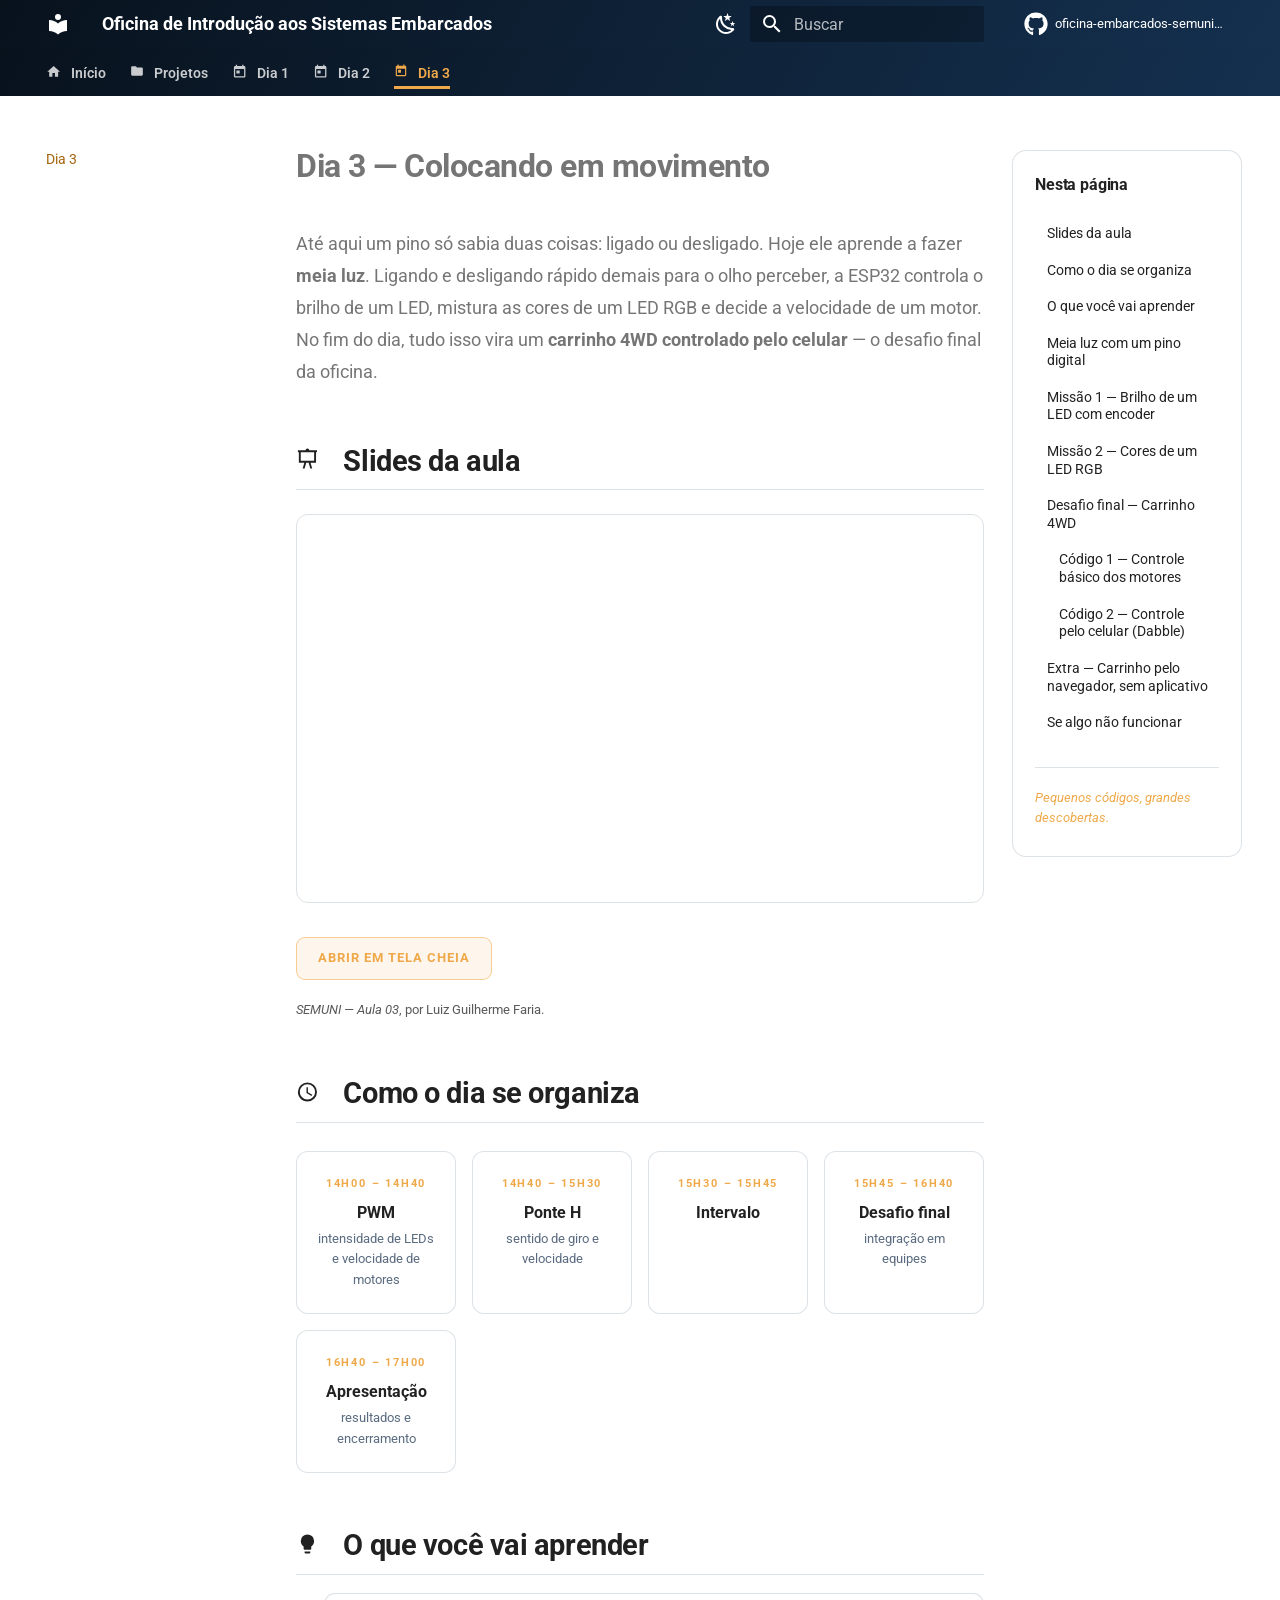
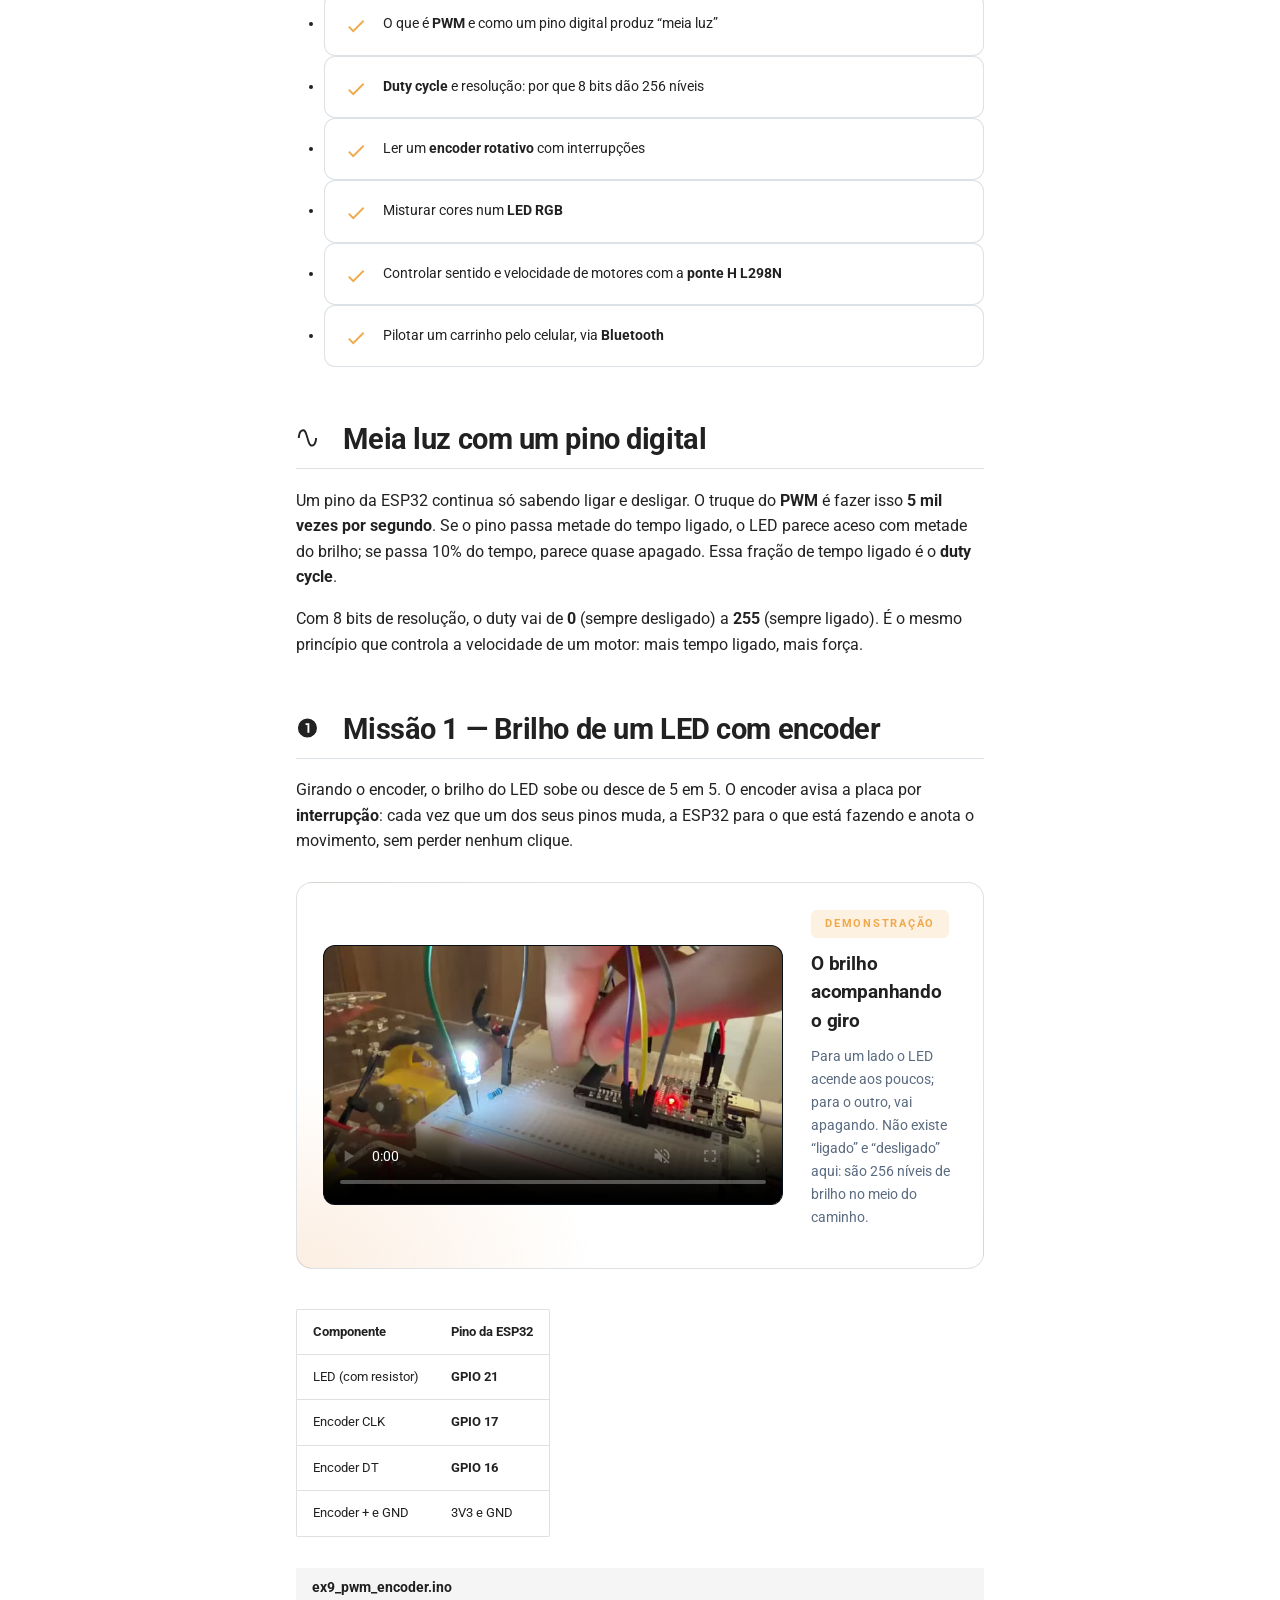
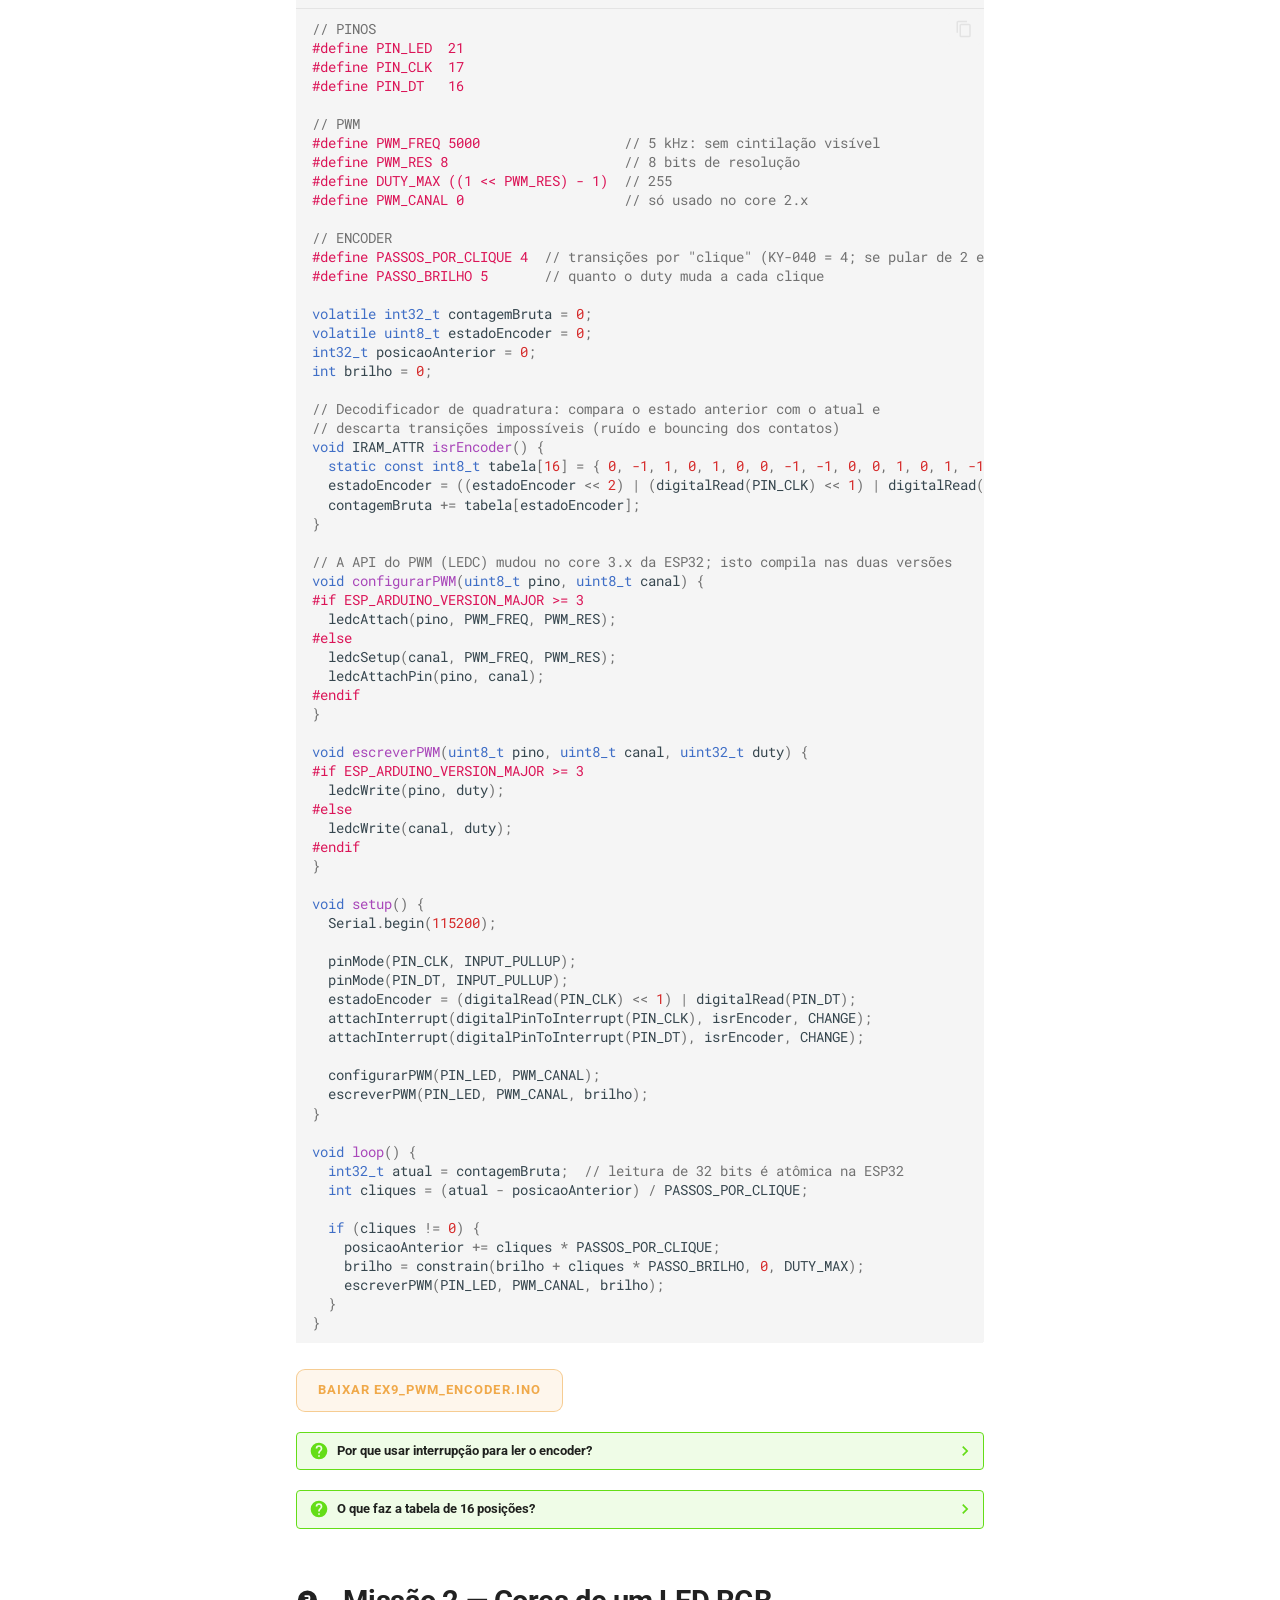
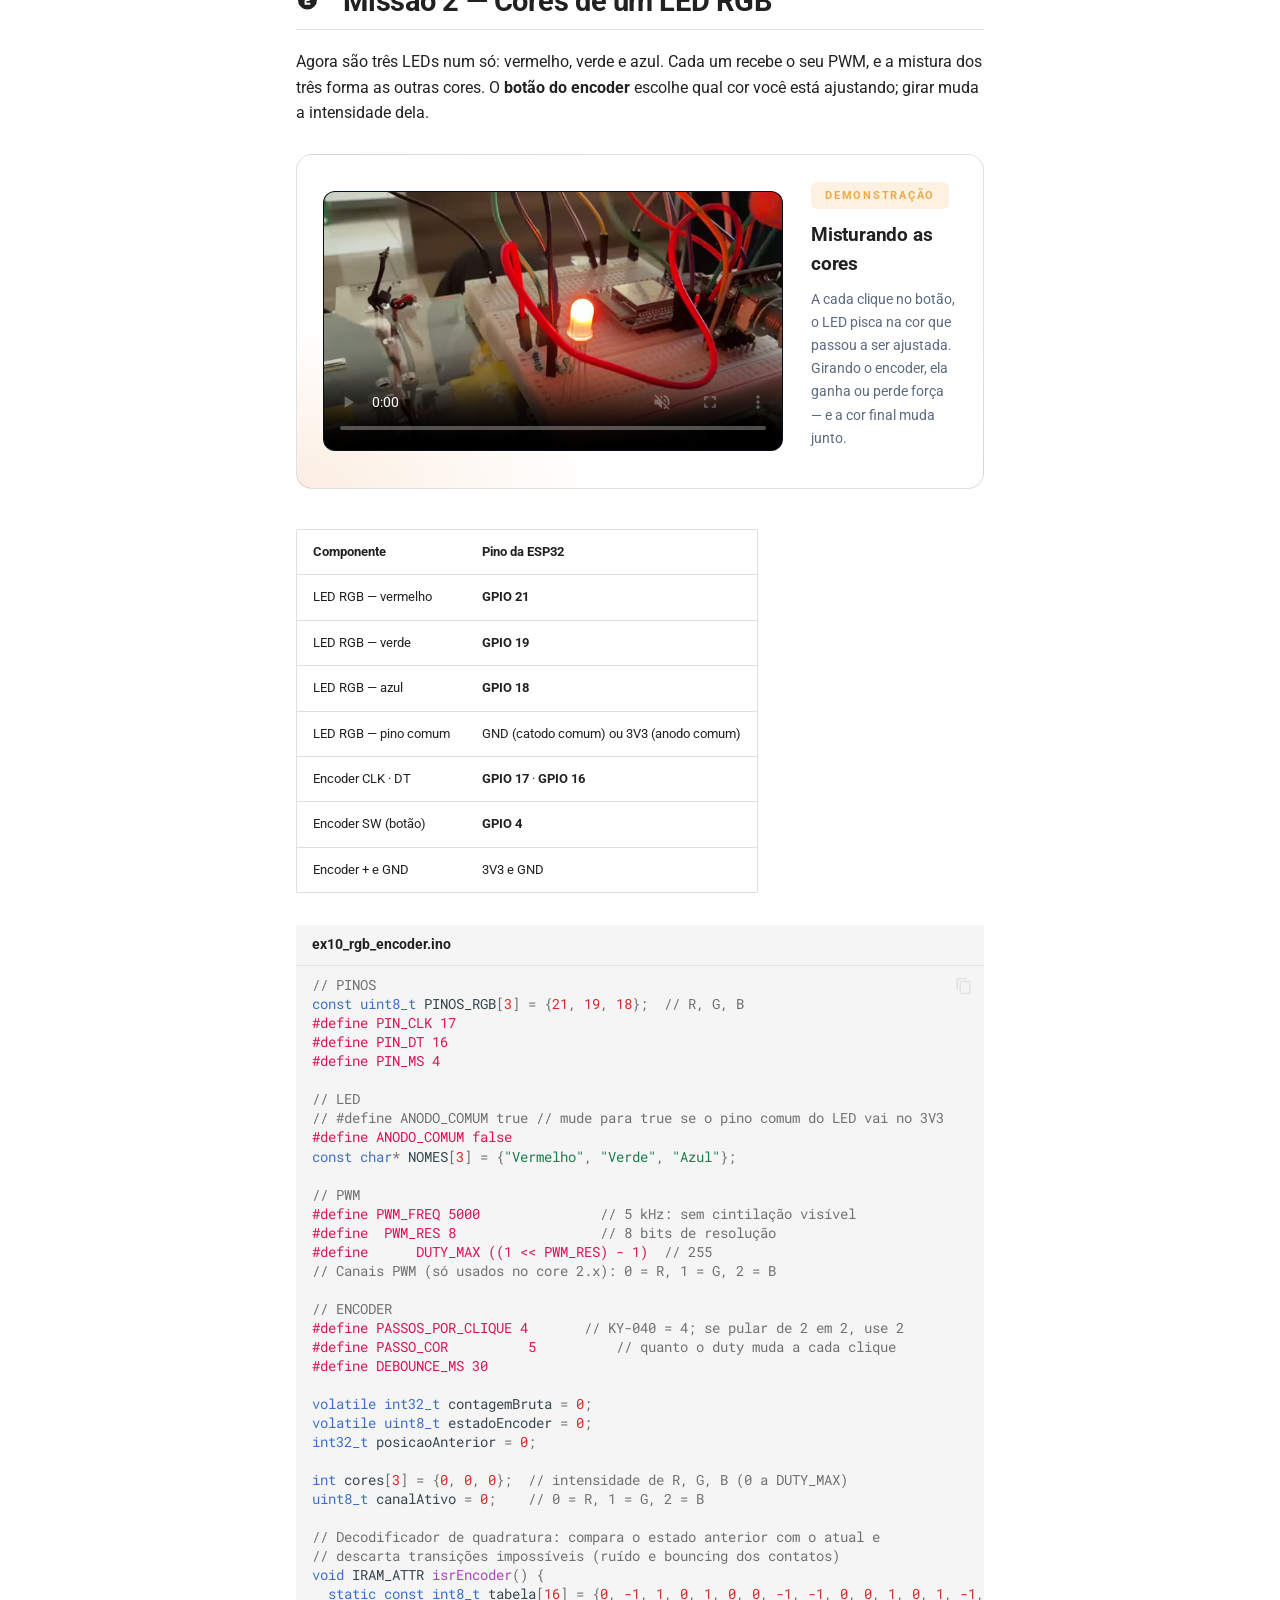
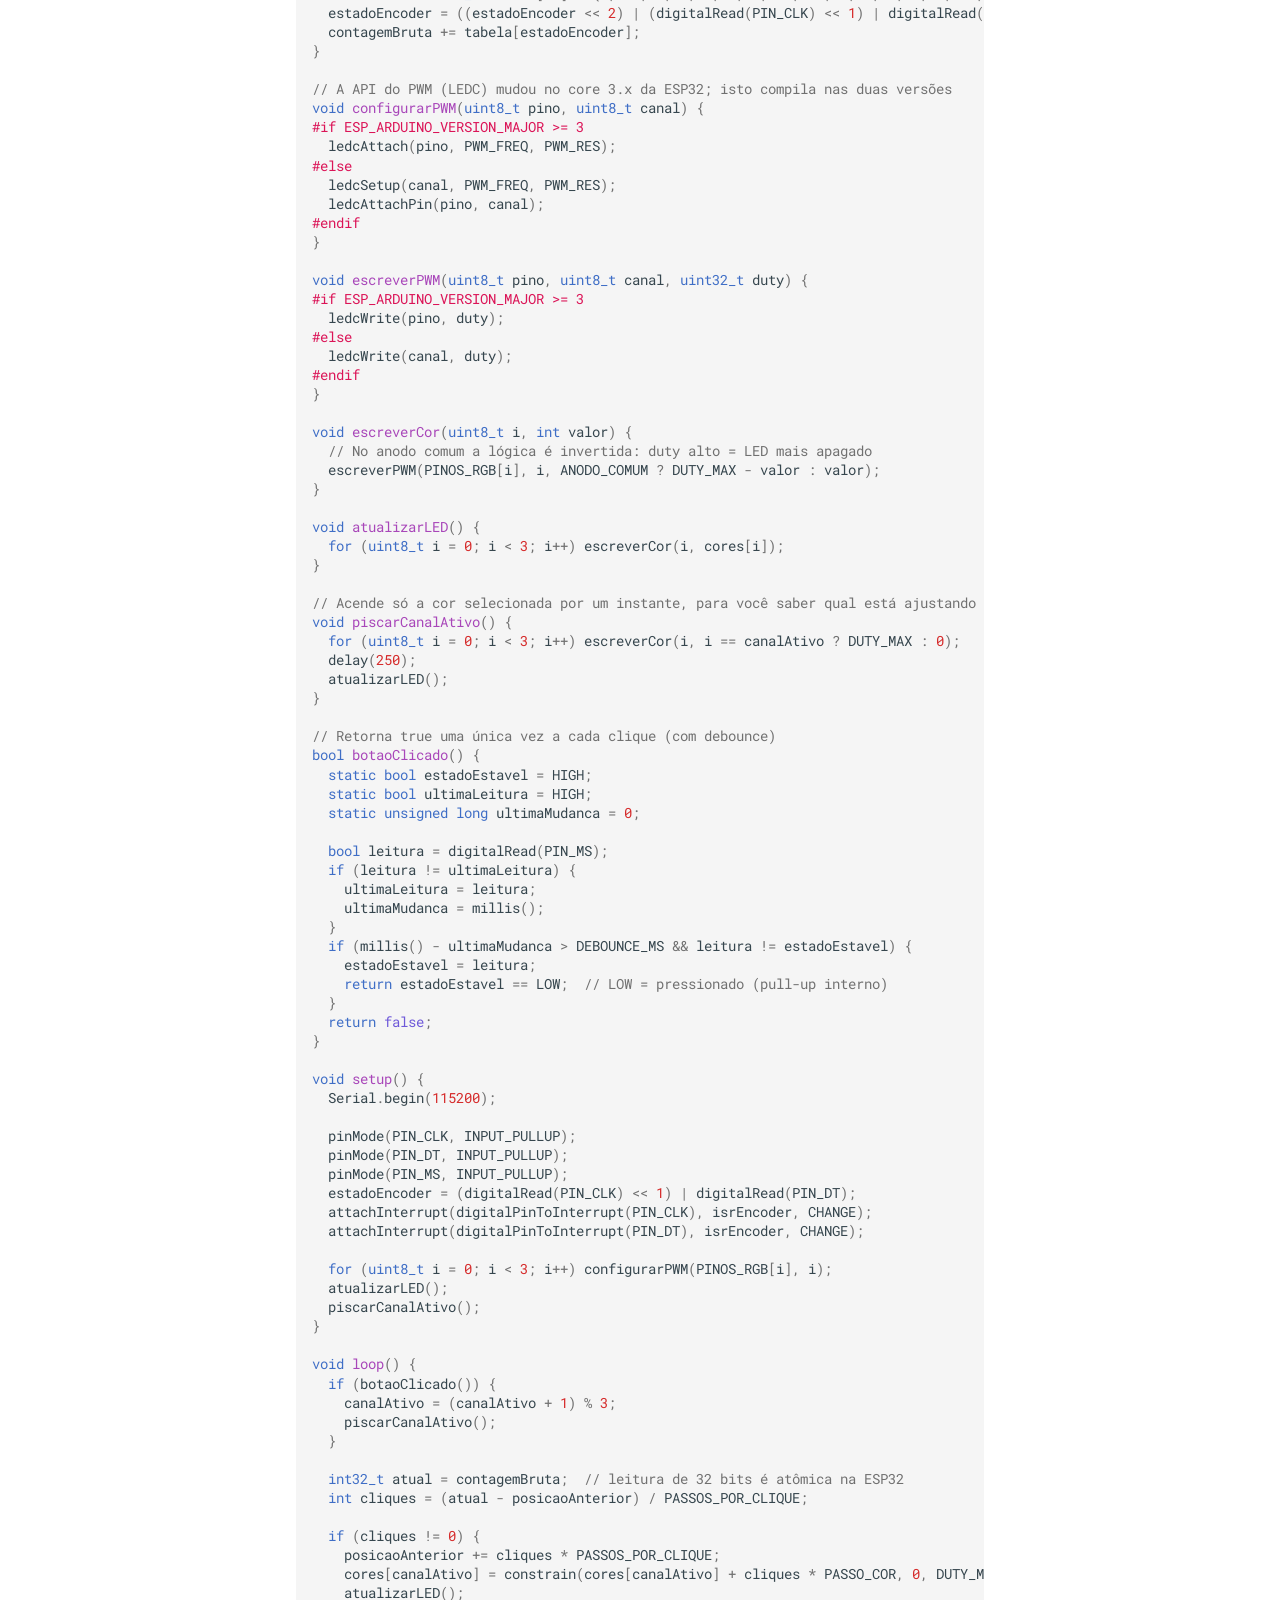
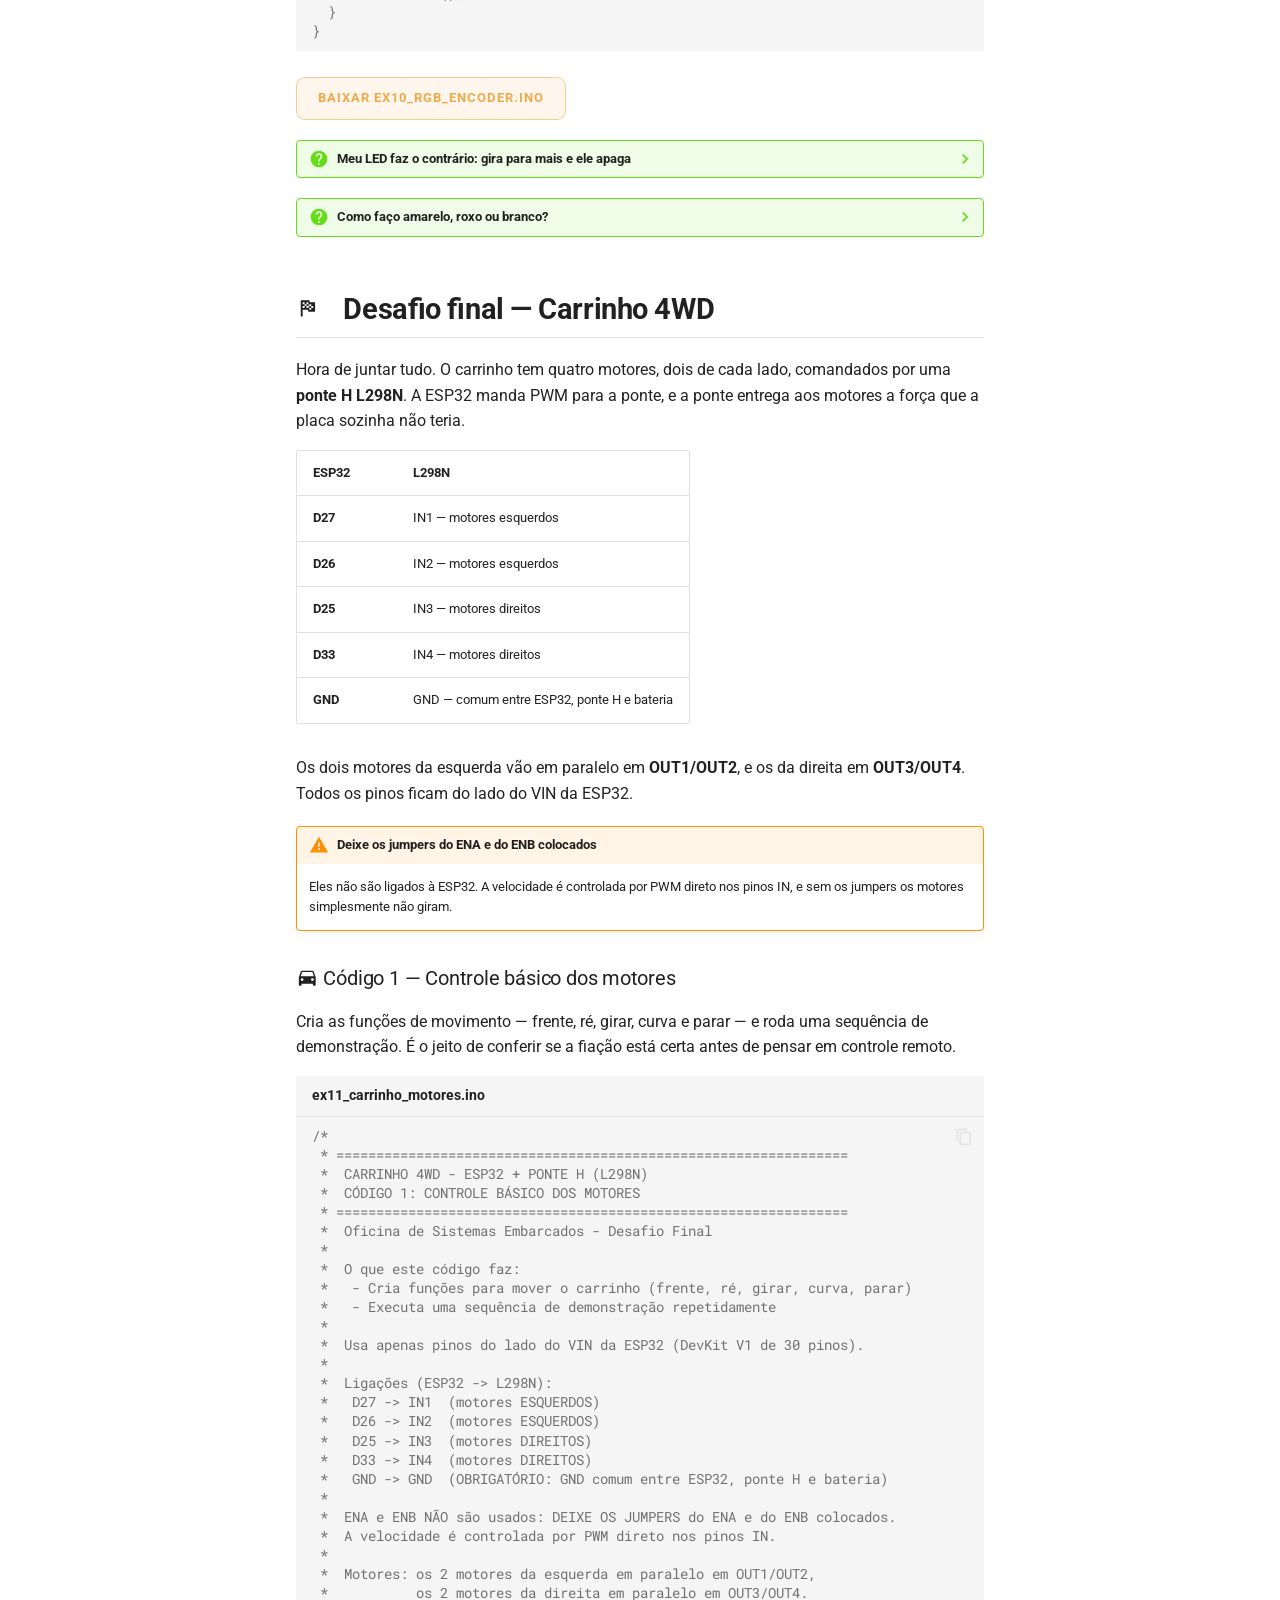
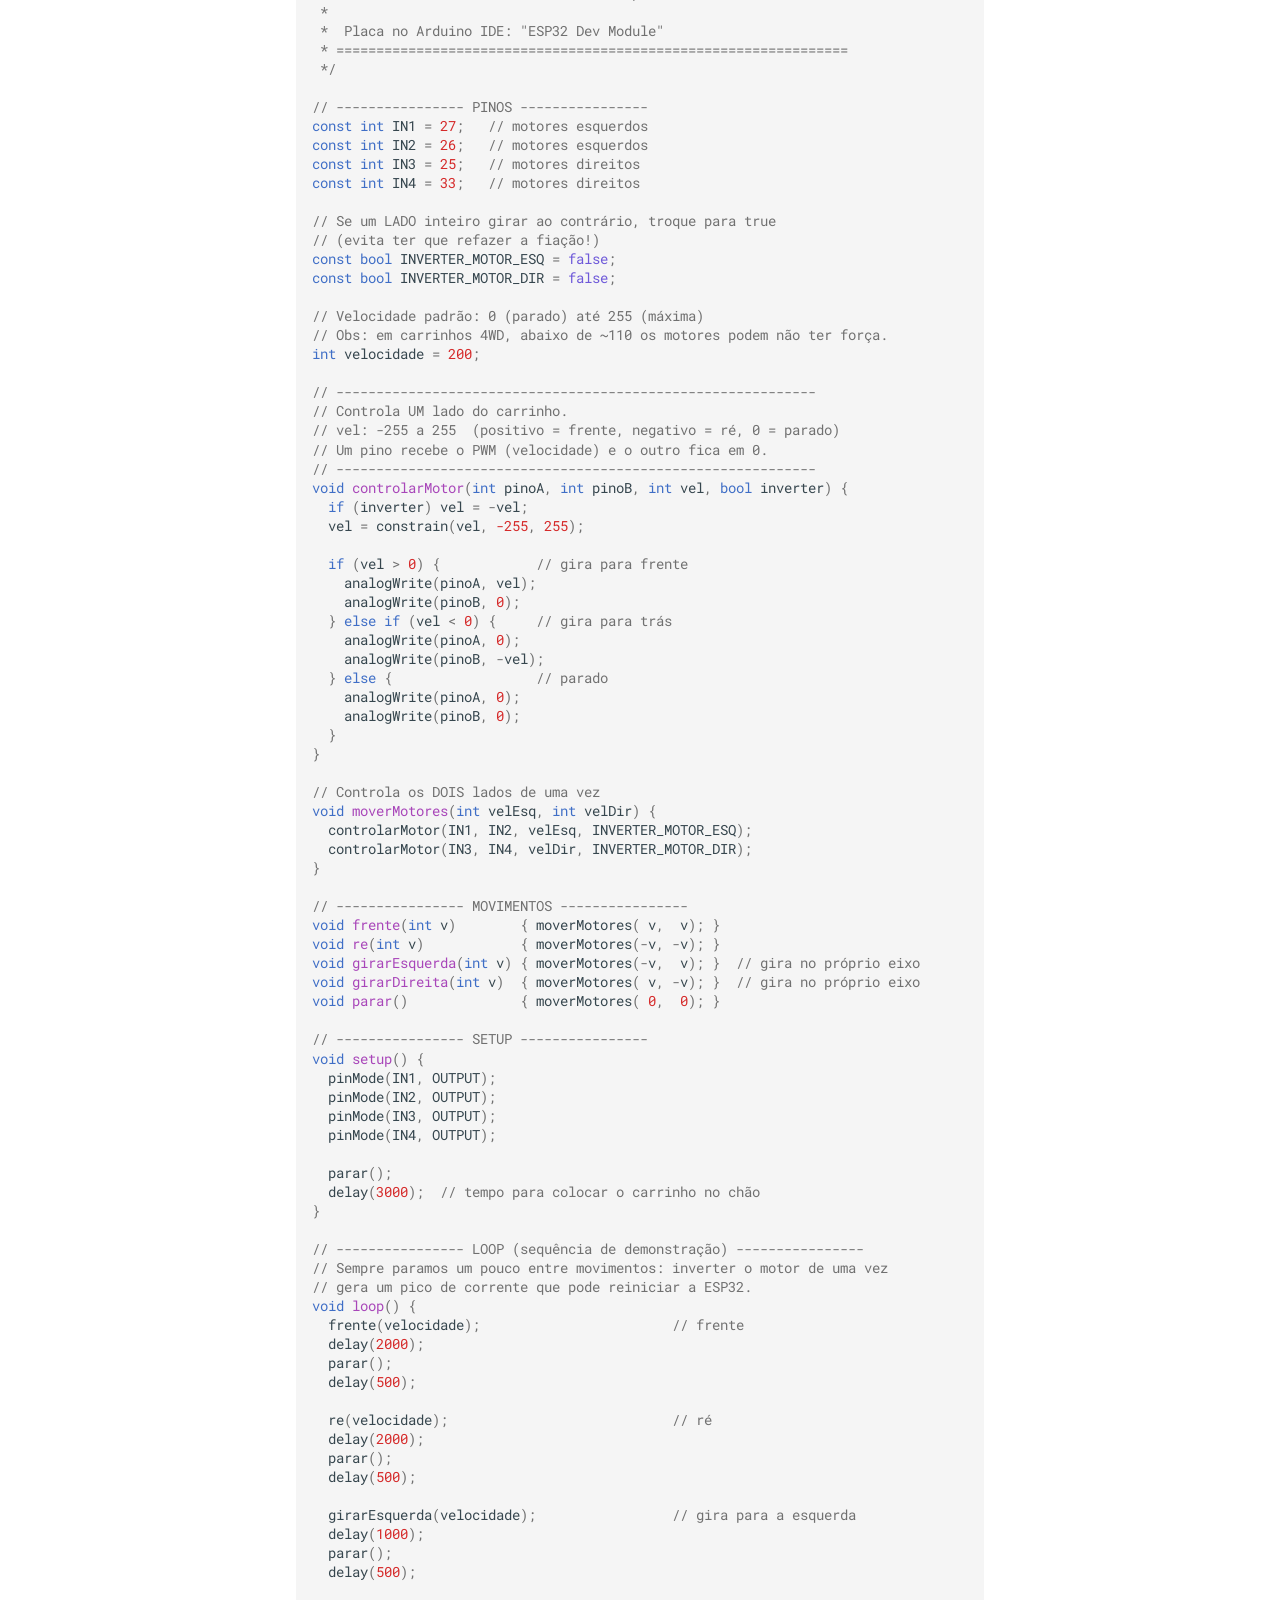
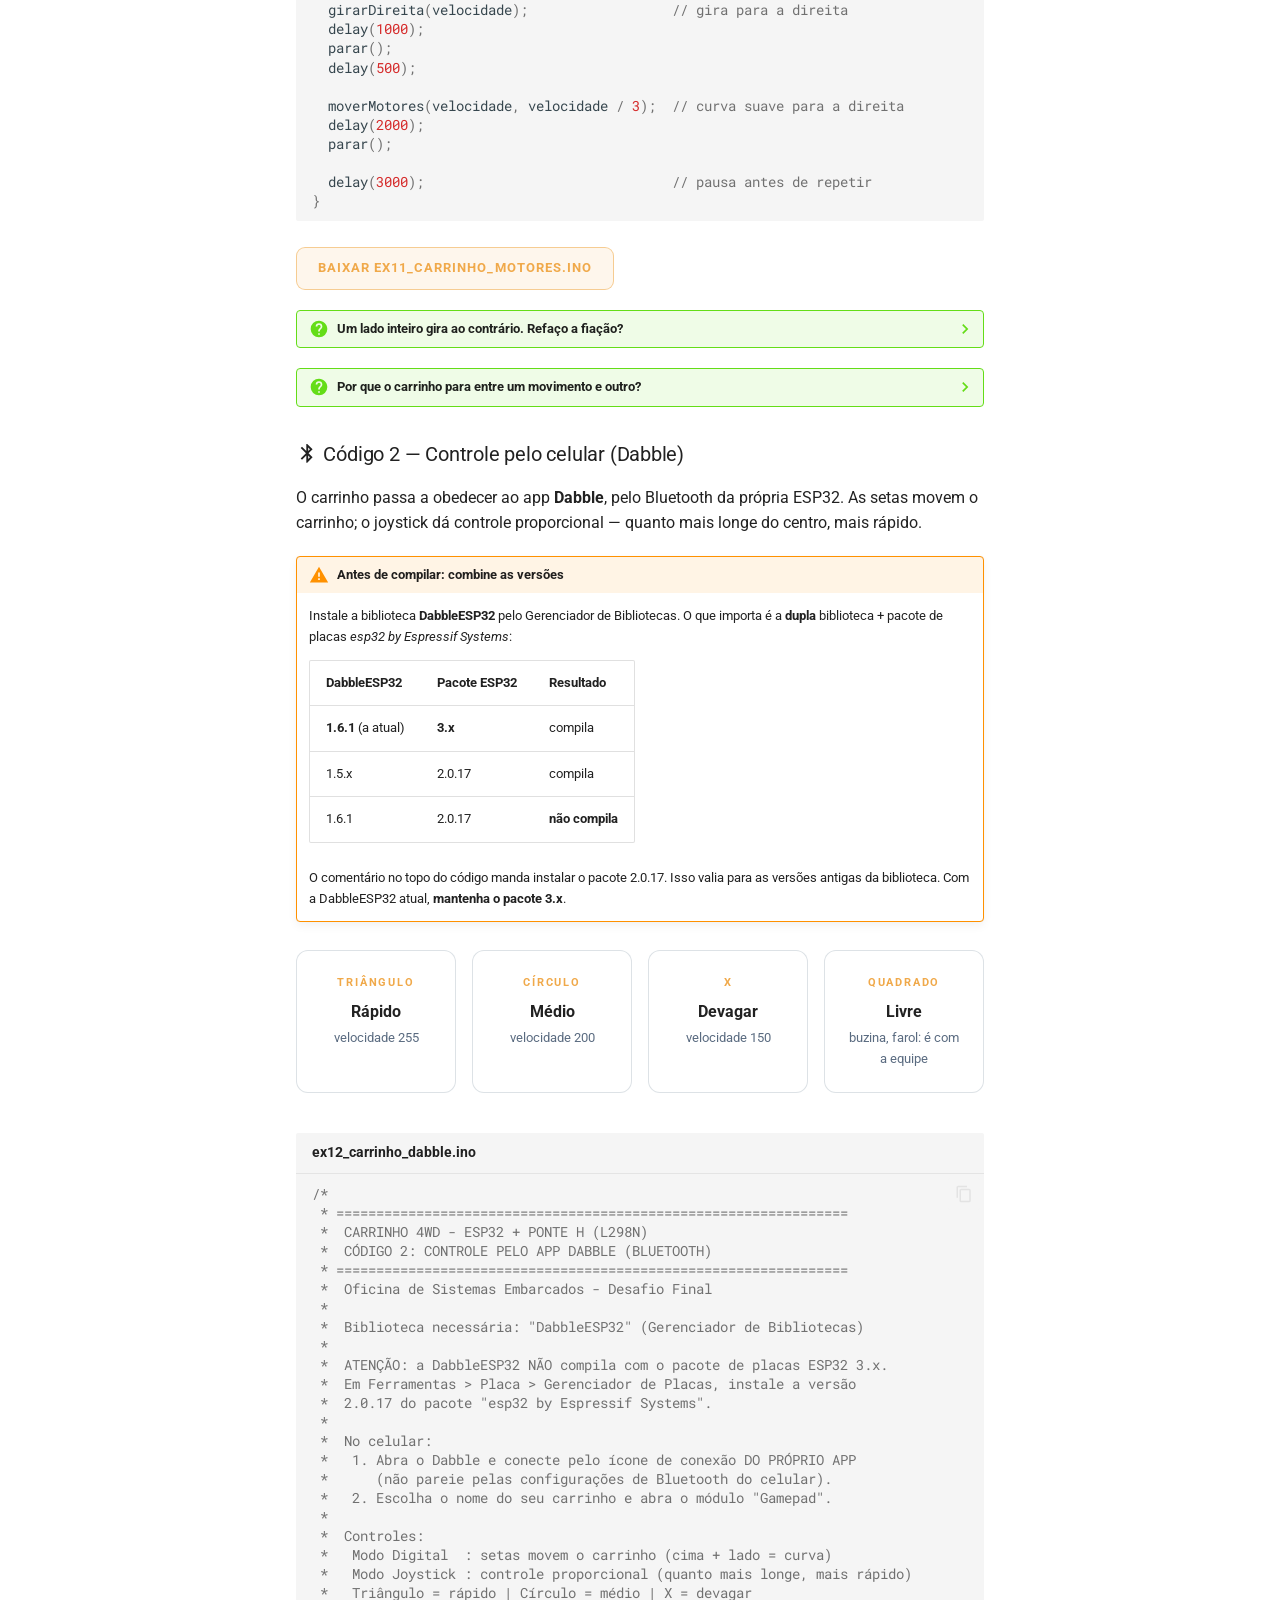
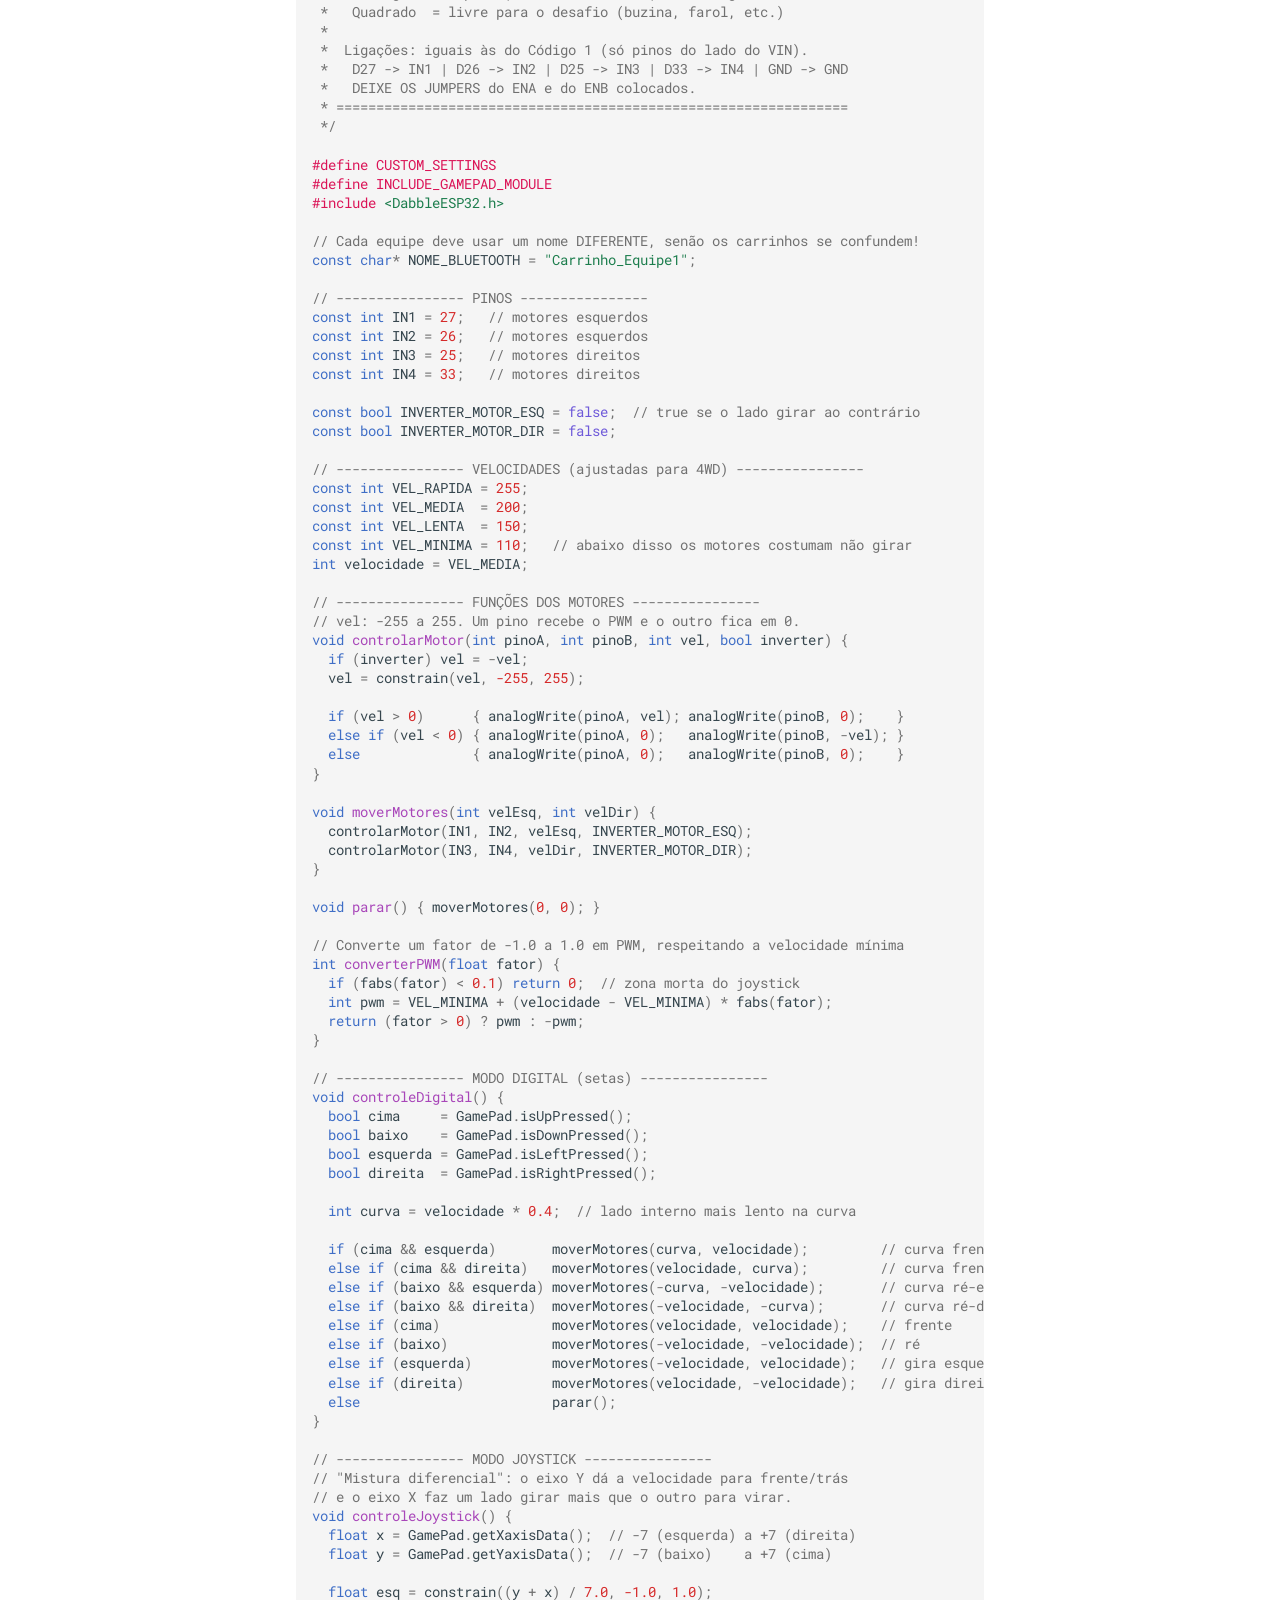
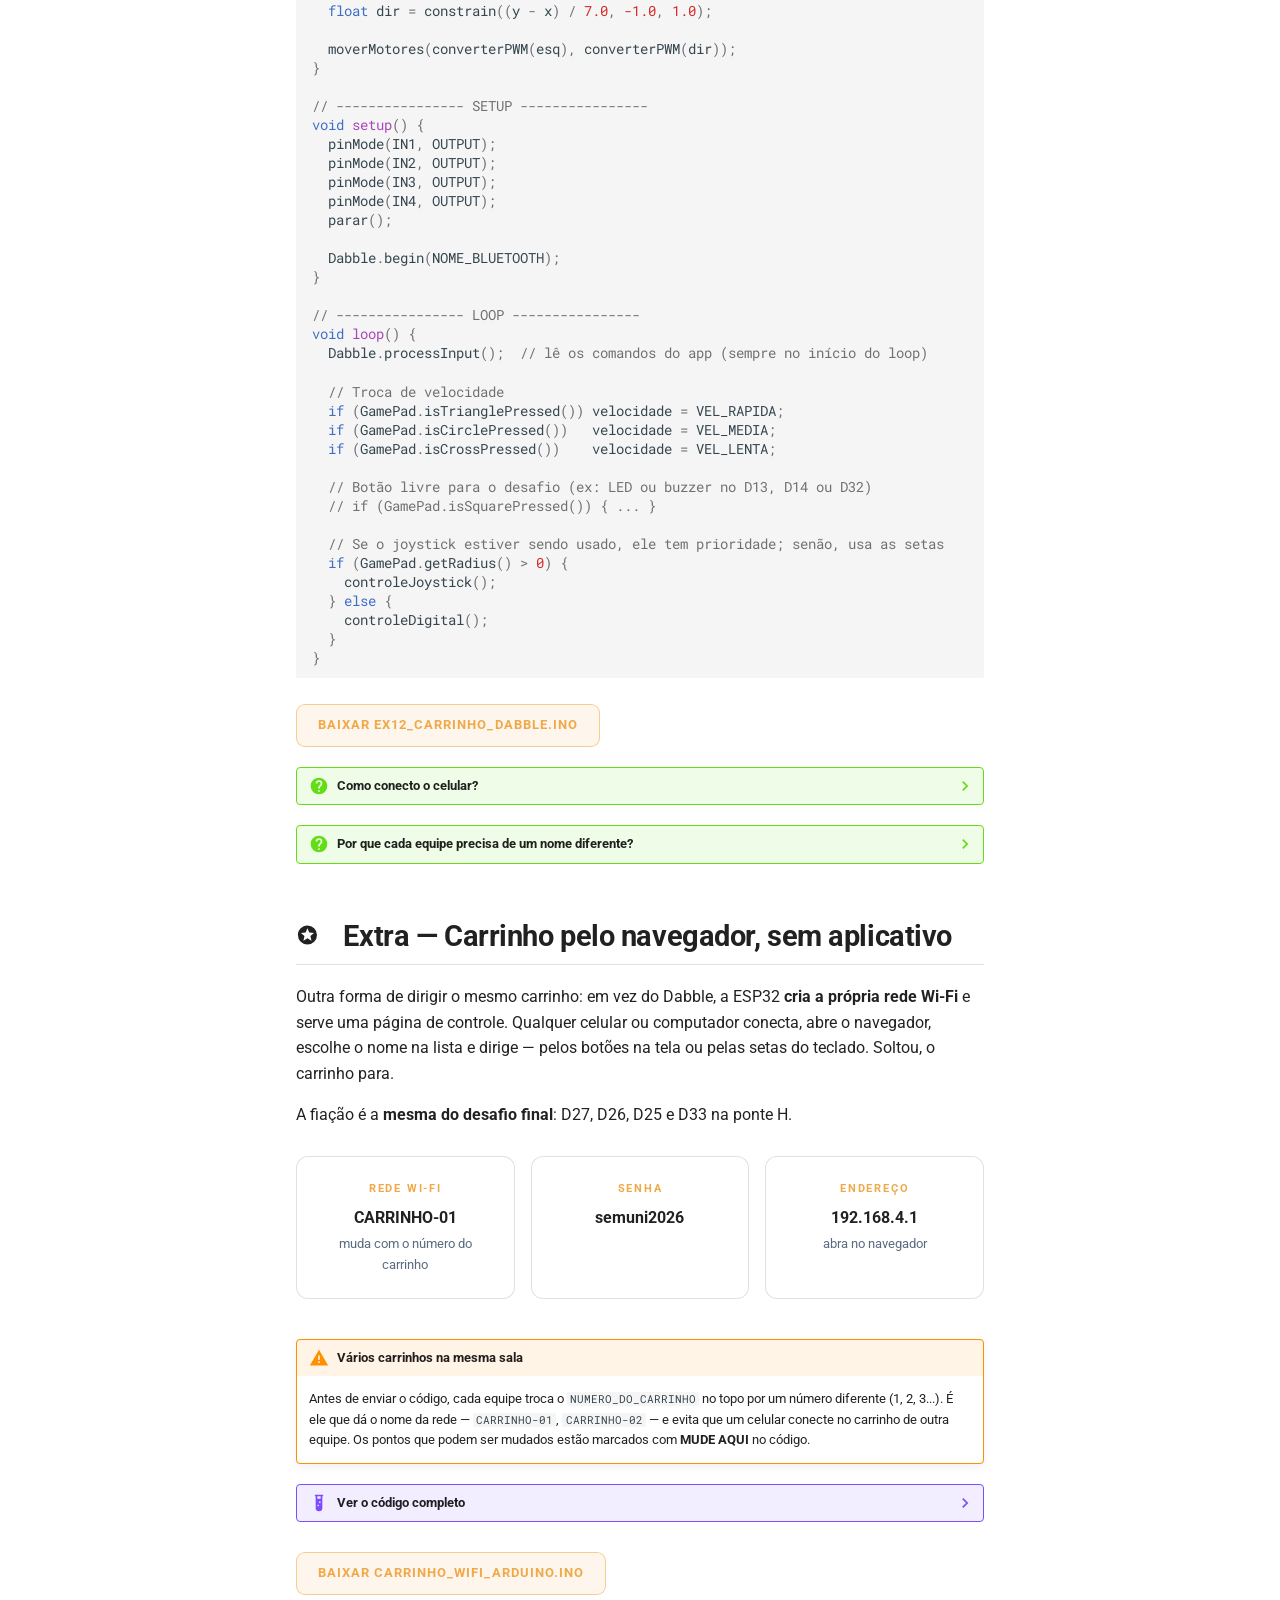
<file: dia-3/index.html>
<!doctype html>
<html lang="pt" class="no-js">
  <head>
    
      <meta charset="utf-8">
      <meta name="viewport" content="width=device-width,initial-scale=1">
      
        <meta name="description" content="SEMUNI 2026 — FCTE/UnB Campus Gama">
      
      
        <meta name="author" content="Genilson Silva de Araújo Júnior">
      
      
        <link rel="canonical" href="https://genilsonjrs.github.io/oficina-embarcados-semuni26/dia-3/">
      
      
        <link rel="prev" href="../dia-2/">
      
      
      
        
      
      
      <link rel="icon" href="../assets/images/favicon.png">
      <meta name="generator" content="mkdocs-1.6.1, mkdocs-material-9.7.6">
    
    
      
        <title>Dia 3 - Oficina de Introdução aos Sistemas Embarcados</title>
      
    
    
      <link rel="stylesheet" href="../assets/stylesheets/main.484c7ddc.min.css">
      
        
        <link rel="stylesheet" href="../assets/stylesheets/palette.ab4e12ef.min.css">
      
      


    
    
      
    
    
      
        
        
        <link rel="preconnect" href="https://fonts.gstatic.com" crossorigin>
        <link rel="stylesheet" href="https://fonts.googleapis.com/css?family=Roboto:300,300i,400,400i,700,700i%7CRoboto+Mono:400,400i,700,700i&display=fallback">
        <style>:root{--md-text-font:"Roboto";--md-code-font:"Roboto Mono"}</style>
      
    
    
      <link rel="stylesheet" href="../stylesheets/extra.css">
    
    <script>__md_scope=new URL("..",location),__md_hash=e=>[...e].reduce(((e,_)=>(e<<5)-e+_.charCodeAt(0)),0),__md_get=(e,_=localStorage,t=__md_scope)=>JSON.parse(_.getItem(t.pathname+"."+e)),__md_set=(e,_,t=localStorage,a=__md_scope)=>{try{t.setItem(a.pathname+"."+e,JSON.stringify(_))}catch(e){}}</script>
    
      

    
    
  </head>
  
  
    
    
      
    
    
    
    
    <body dir="ltr" data-md-color-scheme="slate" data-md-color-primary="custom" data-md-color-accent="custom">
  
    
    <input class="md-toggle" data-md-toggle="drawer" type="checkbox" id="__drawer" autocomplete="off">
    <input class="md-toggle" data-md-toggle="search" type="checkbox" id="__search" autocomplete="off">
    <label class="md-overlay" for="__drawer"></label>
    <div data-md-component="skip">
      
        
        <a href="#dia-3-colocando-em-movimento" class="md-skip">
          Pular para conteúdo
        </a>
      
    </div>
    <div data-md-component="announce">
      
    </div>
    
    
      

<header class="md-header" data-md-component="header">
  <nav class="md-header__inner md-grid" aria-label="Cabeçalho">
    <a href=".." title="Oficina de Introdução aos Sistemas Embarcados" class="md-header__button md-logo" aria-label="Oficina de Introdução aos Sistemas Embarcados" data-md-component="logo">
      
  
  <svg xmlns="http://www.w3.org/2000/svg" viewBox="0 0 24 24"><path d="M12 8a3 3 0 0 0 3-3 3 3 0 0 0-3-3 3 3 0 0 0-3 3 3 3 0 0 0 3 3m0 3.54C9.64 9.35 6.5 8 3 8v11c3.5 0 6.64 1.35 9 3.54 2.36-2.19 5.5-3.54 9-3.54V8c-3.5 0-6.64 1.35-9 3.54"/></svg>

    </a>
    <label class="md-header__button md-icon" for="__drawer">
      
      <svg xmlns="http://www.w3.org/2000/svg" viewBox="0 0 24 24"><path d="M3 6h18v2H3zm0 5h18v2H3zm0 5h18v2H3z"/></svg>
    </label>
    <div class="md-header__title" data-md-component="header-title">
      <div class="md-header__ellipsis">
        <div class="md-header__topic">
          <span class="md-ellipsis">
            Oficina de Introdução aos Sistemas Embarcados
          </span>
        </div>
        <div class="md-header__topic" data-md-component="header-topic">
          <span class="md-ellipsis">
            
              Dia 3
            
          </span>
        </div>
      </div>
    </div>
    
      
        <form class="md-header__option" data-md-component="palette">
  
    
    
    
    <input class="md-option" data-md-color-media="(prefers-color-scheme: dark)" data-md-color-scheme="slate" data-md-color-primary="custom" data-md-color-accent="custom"  aria-label="Modo claro"  type="radio" name="__palette" id="__palette_0">
    
      <label class="md-header__button md-icon" title="Modo claro" for="__palette_1" hidden>
        <svg xmlns="http://www.w3.org/2000/svg" viewBox="0 0 24 24"><path d="M12 7a5 5 0 0 1 5 5 5 5 0 0 1-5 5 5 5 0 0 1-5-5 5 5 0 0 1 5-5m0 2a3 3 0 0 0-3 3 3 3 0 0 0 3 3 3 3 0 0 0 3-3 3 3 0 0 0-3-3m0-7 2.39 3.42C13.65 5.15 12.84 5 12 5s-1.65.15-2.39.42zM3.34 7l4.16-.35A7.2 7.2 0 0 0 5.94 8.5c-.44.74-.69 1.5-.83 2.29zm.02 10 1.76-3.77a7.131 7.131 0 0 0 2.38 4.14zM20.65 7l-1.77 3.79a7.02 7.02 0 0 0-2.38-4.15zm-.01 10-4.14.36c.59-.51 1.12-1.14 1.54-1.86.42-.73.69-1.5.83-2.29zM12 22l-2.41-3.44c.74.27 1.55.44 2.41.44.82 0 1.63-.17 2.37-.44z"/></svg>
      </label>
    
  
    
    
    
    <input class="md-option" data-md-color-media="(prefers-color-scheme: light)" data-md-color-scheme="default" data-md-color-primary="custom" data-md-color-accent="custom"  aria-label="Modo escuro"  type="radio" name="__palette" id="__palette_1">
    
      <label class="md-header__button md-icon" title="Modo escuro" for="__palette_0" hidden>
        <svg xmlns="http://www.w3.org/2000/svg" viewBox="0 0 24 24"><path d="m17.75 4.09-2.53 1.94.91 3.06-2.63-1.81-2.63 1.81.91-3.06-2.53-1.94L12.44 4l1.06-3 1.06 3zm3.5 6.91-1.64 1.25.59 1.98-1.7-1.17-1.7 1.17.59-1.98L15.75 11l2.06-.05L18.5 9l.69 1.95zm-2.28 4.95c.83-.08 1.72 1.1 1.19 1.85-.32.45-.66.87-1.08 1.27C15.17 23 8.84 23 4.94 19.07c-3.91-3.9-3.91-10.24 0-14.14.4-.4.82-.76 1.27-1.08.75-.53 1.93.36 1.85 1.19-.27 2.86.69 5.83 2.89 8.02a9.96 9.96 0 0 0 8.02 2.89m-1.64 2.02a12.08 12.08 0 0 1-7.8-3.47c-2.17-2.19-3.33-5-3.49-7.82-2.81 3.14-2.7 7.96.31 10.98 3.02 3.01 7.84 3.12 10.98.31"/></svg>
      </label>
    
  
</form>
      
    
    
      <script>var palette=__md_get("__palette");if(palette&&palette.color){if("(prefers-color-scheme)"===palette.color.media){var media=matchMedia("(prefers-color-scheme: light)"),input=document.querySelector(media.matches?"[data-md-color-media='(prefers-color-scheme: light)']":"[data-md-color-media='(prefers-color-scheme: dark)']");palette.color.media=input.getAttribute("data-md-color-media"),palette.color.scheme=input.getAttribute("data-md-color-scheme"),palette.color.primary=input.getAttribute("data-md-color-primary"),palette.color.accent=input.getAttribute("data-md-color-accent")}for(var[key,value]of Object.entries(palette.color))document.body.setAttribute("data-md-color-"+key,value)}</script>
    
    
    
      
      
        <label class="md-header__button md-icon" for="__search">
          
          <svg xmlns="http://www.w3.org/2000/svg" viewBox="0 0 24 24"><path d="M9.5 3A6.5 6.5 0 0 1 16 9.5c0 1.61-.59 3.09-1.56 4.23l.27.27h.79l5 5-1.5 1.5-5-5v-.79l-.27-.27A6.52 6.52 0 0 1 9.5 16 6.5 6.5 0 0 1 3 9.5 6.5 6.5 0 0 1 9.5 3m0 2C7 5 5 7 5 9.5S7 14 9.5 14 14 12 14 9.5 12 5 9.5 5"/></svg>
        </label>
        <div class="md-search" data-md-component="search" role="dialog">
  <label class="md-search__overlay" for="__search"></label>
  <div class="md-search__inner" role="search">
    <form class="md-search__form" name="search">
      <input type="text" class="md-search__input" name="query" aria-label="Buscar" placeholder="Buscar" autocapitalize="off" autocorrect="off" autocomplete="off" spellcheck="false" data-md-component="search-query" required>
      <label class="md-search__icon md-icon" for="__search">
        
        <svg xmlns="http://www.w3.org/2000/svg" viewBox="0 0 24 24"><path d="M9.5 3A6.5 6.5 0 0 1 16 9.5c0 1.61-.59 3.09-1.56 4.23l.27.27h.79l5 5-1.5 1.5-5-5v-.79l-.27-.27A6.52 6.52 0 0 1 9.5 16 6.5 6.5 0 0 1 3 9.5 6.5 6.5 0 0 1 9.5 3m0 2C7 5 5 7 5 9.5S7 14 9.5 14 14 12 14 9.5 12 5 9.5 5"/></svg>
        
        <svg xmlns="http://www.w3.org/2000/svg" viewBox="0 0 24 24"><path d="M20 11v2H8l5.5 5.5-1.42 1.42L4.16 12l7.92-7.92L13.5 5.5 8 11z"/></svg>
      </label>
      <nav class="md-search__options" aria-label="Pesquisar">
        
        <button type="reset" class="md-search__icon md-icon" title="Limpar" aria-label="Limpar" tabindex="-1">
          
          <svg xmlns="http://www.w3.org/2000/svg" viewBox="0 0 24 24"><path d="M19 6.41 17.59 5 12 10.59 6.41 5 5 6.41 10.59 12 5 17.59 6.41 19 12 13.41 17.59 19 19 17.59 13.41 12z"/></svg>
        </button>
      </nav>
      
        <div class="md-search__suggest" data-md-component="search-suggest"></div>
      
    </form>
    <div class="md-search__output">
      <div class="md-search__scrollwrap" tabindex="0" data-md-scrollfix>
        <div class="md-search-result" data-md-component="search-result">
          <div class="md-search-result__meta">
            Inicializando busca
          </div>
          <ol class="md-search-result__list" role="presentation"></ol>
        </div>
      </div>
    </div>
  </div>
</div>
      
    
    
      <div class="md-header__source">
        <a href="https://github.com/GenilsonJrs/oficina-embarcados-semuni26" title="Ir para repositório" class="md-source" data-md-component="source">
  <div class="md-source__icon md-icon">
    
    <svg xmlns="http://www.w3.org/2000/svg" viewBox="0 0 512 512"><!--! Font Awesome Free 7.1.0 by @fontawesome - https://fontawesome.com License - https://fontawesome.com/license/free (Icons: CC BY 4.0, Fonts: SIL OFL 1.1, Code: MIT License) Copyright 2025 Fonticons, Inc.--><path d="M173.9 397.4c0 2-2.3 3.6-5.2 3.6-3.3.3-5.6-1.3-5.6-3.6 0-2 2.3-3.6 5.2-3.6 3-.3 5.6 1.3 5.6 3.6m-31.1-4.5c-.7 2 1.3 4.3 4.3 4.9 2.6 1 5.6 0 6.2-2s-1.3-4.3-4.3-5.2c-2.6-.7-5.5.3-6.2 2.3m44.2-1.7c-2.9.7-4.9 2.6-4.6 4.9.3 2 2.9 3.3 5.9 2.6 2.9-.7 4.9-2.6 4.6-4.6-.3-1.9-3-3.2-5.9-2.9M252.8 8C114.1 8 8 113.3 8 252c0 110.9 69.8 205.8 169.5 239.2 12.8 2.3 17.3-5.6 17.3-12.1 0-6.2-.3-40.4-.3-61.4 0 0-70 15-84.7-29.8 0 0-11.4-29.1-27.8-36.6 0 0-22.9-15.7 1.6-15.4 0 0 24.9 2 38.6 25.8 21.9 38.6 58.6 27.5 72.9 20.9 2.3-16 8.8-27.1 16-33.7-55.9-6.2-112.3-14.3-112.3-110.5 0-27.5 7.6-41.3 23.6-58.9-2.6-6.5-11.1-33.3 2.6-67.9 20.9-6.5 69 27 69 27 20-5.6 41.5-8.5 62.8-8.5s42.8 2.9 62.8 8.5c0 0 48.1-33.6 69-27 13.7 34.7 5.2 61.4 2.6 67.9 16 17.7 25.8 31.5 25.8 58.9 0 96.5-58.9 104.2-114.8 110.5 9.2 7.9 17 22.9 17 46.4 0 33.7-.3 75.4-.3 83.6 0 6.5 4.6 14.4 17.3 12.1C436.2 457.8 504 362.9 504 252 504 113.3 391.5 8 252.8 8M105.2 352.9c-1.3 1-1 3.3.7 5.2 1.6 1.6 3.9 2.3 5.2 1 1.3-1 1-3.3-.7-5.2-1.6-1.6-3.9-2.3-5.2-1m-10.8-8.1c-.7 1.3.3 2.9 2.3 3.9 1.6 1 3.6.7 4.3-.7.7-1.3-.3-2.9-2.3-3.9-2-.6-3.6-.3-4.3.7m32.4 35.6c-1.6 1.3-1 4.3 1.3 6.2 2.3 2.3 5.2 2.6 6.5 1 1.3-1.3.7-4.3-1.3-6.2-2.2-2.3-5.2-2.6-6.5-1m-11.4-14.7c-1.6 1-1.6 3.6 0 5.9s4.3 3.3 5.6 2.3c1.6-1.3 1.6-3.9 0-6.2-1.4-2.3-4-3.3-5.6-2"/></svg>
  </div>
  <div class="md-source__repository">
    oficina-embarcados-semuni26
  </div>
</a>
      </div>
    
  </nav>
  
</header>
    
    <div class="md-container" data-md-component="container">
      
      
        
          
            
<nav class="md-tabs" aria-label="Abas" data-md-component="tabs">
  <div class="md-grid">
    <ul class="md-tabs__list">
      
        
  
  
  
  
    <li class="md-tabs__item">
      <a href=".." class="md-tabs__link">
        
  
  
    
  
  Início

      </a>
    </li>
  

      
        
  
  
  
  
    
    
      <li class="md-tabs__item">
        <a href="../projetos/" class="md-tabs__link">
          
  
  
    
  
  Projetos

        </a>
      </li>
    
  

      
        
  
  
  
  
    <li class="md-tabs__item">
      <a href="../dia-1/" class="md-tabs__link">
        
  
  
    
  
  Dia 1

      </a>
    </li>
  

      
        
  
  
  
  
    <li class="md-tabs__item">
      <a href="../dia-2/" class="md-tabs__link">
        
  
  
    
  
  Dia 2

      </a>
    </li>
  

      
        
  
  
  
    
  
  
    <li class="md-tabs__item md-tabs__item--active">
      <a href="./" class="md-tabs__link">
        
  
  
    
  
  Dia 3

      </a>
    </li>
  

      
    </ul>
  </div>
</nav>
          
        
      
      <main class="md-main" data-md-component="main">
        <div class="md-main__inner md-grid">
          
            
              
              <div class="md-sidebar md-sidebar--primary" data-md-component="sidebar" data-md-type="navigation" >
                <div class="md-sidebar__scrollwrap">
                  <div class="md-sidebar__inner">
                    


  


<nav class="md-nav md-nav--primary md-nav--lifted" aria-label="Navegação" data-md-level="0">
  <label class="md-nav__title" for="__drawer">
    <a href=".." title="Oficina de Introdução aos Sistemas Embarcados" class="md-nav__button md-logo" aria-label="Oficina de Introdução aos Sistemas Embarcados" data-md-component="logo">
      
  
  <svg xmlns="http://www.w3.org/2000/svg" viewBox="0 0 24 24"><path d="M12 8a3 3 0 0 0 3-3 3 3 0 0 0-3-3 3 3 0 0 0-3 3 3 3 0 0 0 3 3m0 3.54C9.64 9.35 6.5 8 3 8v11c3.5 0 6.64 1.35 9 3.54 2.36-2.19 5.5-3.54 9-3.54V8c-3.5 0-6.64 1.35-9 3.54"/></svg>

    </a>
    Oficina de Introdução aos Sistemas Embarcados
  </label>
  
    <div class="md-nav__source">
      <a href="https://github.com/GenilsonJrs/oficina-embarcados-semuni26" title="Ir para repositório" class="md-source" data-md-component="source">
  <div class="md-source__icon md-icon">
    
    <svg xmlns="http://www.w3.org/2000/svg" viewBox="0 0 512 512"><!--! Font Awesome Free 7.1.0 by @fontawesome - https://fontawesome.com License - https://fontawesome.com/license/free (Icons: CC BY 4.0, Fonts: SIL OFL 1.1, Code: MIT License) Copyright 2025 Fonticons, Inc.--><path d="M173.9 397.4c0 2-2.3 3.6-5.2 3.6-3.3.3-5.6-1.3-5.6-3.6 0-2 2.3-3.6 5.2-3.6 3-.3 5.6 1.3 5.6 3.6m-31.1-4.5c-.7 2 1.3 4.3 4.3 4.9 2.6 1 5.6 0 6.2-2s-1.3-4.3-4.3-5.2c-2.6-.7-5.5.3-6.2 2.3m44.2-1.7c-2.9.7-4.9 2.6-4.6 4.9.3 2 2.9 3.3 5.9 2.6 2.9-.7 4.9-2.6 4.6-4.6-.3-1.9-3-3.2-5.9-2.9M252.8 8C114.1 8 8 113.3 8 252c0 110.9 69.8 205.8 169.5 239.2 12.8 2.3 17.3-5.6 17.3-12.1 0-6.2-.3-40.4-.3-61.4 0 0-70 15-84.7-29.8 0 0-11.4-29.1-27.8-36.6 0 0-22.9-15.7 1.6-15.4 0 0 24.9 2 38.6 25.8 21.9 38.6 58.6 27.5 72.9 20.9 2.3-16 8.8-27.1 16-33.7-55.9-6.2-112.3-14.3-112.3-110.5 0-27.5 7.6-41.3 23.6-58.9-2.6-6.5-11.1-33.3 2.6-67.9 20.9-6.5 69 27 69 27 20-5.6 41.5-8.5 62.8-8.5s42.8 2.9 62.8 8.5c0 0 48.1-33.6 69-27 13.7 34.7 5.2 61.4 2.6 67.9 16 17.7 25.8 31.5 25.8 58.9 0 96.5-58.9 104.2-114.8 110.5 9.2 7.9 17 22.9 17 46.4 0 33.7-.3 75.4-.3 83.6 0 6.5 4.6 14.4 17.3 12.1C436.2 457.8 504 362.9 504 252 504 113.3 391.5 8 252.8 8M105.2 352.9c-1.3 1-1 3.3.7 5.2 1.6 1.6 3.9 2.3 5.2 1 1.3-1 1-3.3-.7-5.2-1.6-1.6-3.9-2.3-5.2-1m-10.8-8.1c-.7 1.3.3 2.9 2.3 3.9 1.6 1 3.6.7 4.3-.7.7-1.3-.3-2.9-2.3-3.9-2-.6-3.6-.3-4.3.7m32.4 35.6c-1.6 1.3-1 4.3 1.3 6.2 2.3 2.3 5.2 2.6 6.5 1 1.3-1.3.7-4.3-1.3-6.2-2.2-2.3-5.2-2.6-6.5-1m-11.4-14.7c-1.6 1-1.6 3.6 0 5.9s4.3 3.3 5.6 2.3c1.6-1.3 1.6-3.9 0-6.2-1.4-2.3-4-3.3-5.6-2"/></svg>
  </div>
  <div class="md-source__repository">
    oficina-embarcados-semuni26
  </div>
</a>
    </div>
  
  <ul class="md-nav__list" data-md-scrollfix>
    
      
      
  
  
  
  
    <li class="md-nav__item">
      <a href=".." class="md-nav__link">
        
  
  
  <span class="md-ellipsis">
    
  
    Início
  

    
  </span>
  
  

      </a>
    </li>
  

    
      
      
  
  
  
  
    
    
      
        
          
        
      
        
      
        
      
    
    
    
      
      
        
      
    
    
    <li class="md-nav__item md-nav__item--nested">
      
        
        
        <input class="md-nav__toggle md-toggle " type="checkbox" id="__nav_2" >
        
          
          <div class="md-nav__link md-nav__container">
            <a href="../projetos/" class="md-nav__link ">
              
  
  
  <span class="md-ellipsis">
    
  
    Projetos
  

    
  </span>
  
  

            </a>
            
              
              <label class="md-nav__link " for="__nav_2" id="__nav_2_label" tabindex="0">
                <span class="md-nav__icon md-icon"></span>
              </label>
            
          </div>
        
        <nav class="md-nav" data-md-level="1" aria-labelledby="__nav_2_label" aria-expanded="false">
          <label class="md-nav__title" for="__nav_2">
            <span class="md-nav__icon md-icon"></span>
            
  
    Projetos
  

          </label>
          <ul class="md-nav__list" data-md-scrollfix>
            
              
            
              
                
  
  
  
  
    <li class="md-nav__item">
      <a href="../projetos/oficina/" class="md-nav__link">
        
  
  
  <span class="md-ellipsis">
    
  
    Feitos para a oficina
  

    
  </span>
  
  

      </a>
    </li>
  

              
            
              
                
  
  
  
  
    <li class="md-nav__item">
      <a href="../projetos/disciplina/" class="md-nav__link">
        
  
  
  <span class="md-ellipsis">
    
  
    Da disciplina
  

    
  </span>
  
  

      </a>
    </li>
  

              
            
          </ul>
        </nav>
      
    </li>
  

    
      
      
  
  
  
  
    <li class="md-nav__item">
      <a href="../dia-1/" class="md-nav__link">
        
  
  
  <span class="md-ellipsis">
    
  
    Dia 1
  

    
  </span>
  
  

      </a>
    </li>
  

    
      
      
  
  
  
  
    <li class="md-nav__item">
      <a href="../dia-2/" class="md-nav__link">
        
  
  
  <span class="md-ellipsis">
    
  
    Dia 2
  

    
  </span>
  
  

      </a>
    </li>
  

    
      
      
  
  
    
  
  
  
    <li class="md-nav__item md-nav__item--active">
      
      <input class="md-nav__toggle md-toggle" type="checkbox" id="__toc">
      
      
        
      
      
        <label class="md-nav__link md-nav__link--active" for="__toc">
          
  
  
  <span class="md-ellipsis">
    
  
    Dia 3
  

    
  </span>
  
  

          <span class="md-nav__icon md-icon"></span>
        </label>
      
      <a href="./" class="md-nav__link md-nav__link--active">
        
  
  
  <span class="md-ellipsis">
    
  
    Dia 3
  

    
  </span>
  
  

      </a>
      
        

<nav class="md-nav md-nav--secondary" aria-label="Índice">
  
  
  
    
  
  
    <label class="md-nav__title" for="__toc">
      <span class="md-nav__icon md-icon"></span>
      Índice
    </label>
    <ul class="md-nav__list" data-md-component="toc" data-md-scrollfix>
      
        <li class="md-nav__item">
  <a href="#slides-da-aula" class="md-nav__link">
    <span class="md-ellipsis">
      
        Slides da aula
      
    </span>
  </a>
  
</li>
      
        <li class="md-nav__item">
  <a href="#como-o-dia-se-organiza" class="md-nav__link">
    <span class="md-ellipsis">
      
        Como o dia se organiza
      
    </span>
  </a>
  
</li>
      
        <li class="md-nav__item">
  <a href="#o-que-voce-vai-aprender" class="md-nav__link">
    <span class="md-ellipsis">
      
        O que você vai aprender
      
    </span>
  </a>
  
</li>
      
        <li class="md-nav__item">
  <a href="#meia-luz-com-um-pino-digital" class="md-nav__link">
    <span class="md-ellipsis">
      
        Meia luz com um pino digital
      
    </span>
  </a>
  
</li>
      
        <li class="md-nav__item">
  <a href="#missao-1-brilho-de-um-led-com-encoder" class="md-nav__link">
    <span class="md-ellipsis">
      
        Missão 1 — Brilho de um LED com encoder
      
    </span>
  </a>
  
</li>
      
        <li class="md-nav__item">
  <a href="#missao-2-cores-de-um-led-rgb" class="md-nav__link">
    <span class="md-ellipsis">
      
        Missão 2 — Cores de um LED RGB
      
    </span>
  </a>
  
</li>
      
        <li class="md-nav__item">
  <a href="#desafio-final-carrinho-4wd" class="md-nav__link">
    <span class="md-ellipsis">
      
        Desafio final — Carrinho 4WD
      
    </span>
  </a>
  
    <nav class="md-nav" aria-label="Desafio final — Carrinho 4WD">
      <ul class="md-nav__list">
        
          <li class="md-nav__item">
  <a href="#codigo-1-controle-basico-dos-motores" class="md-nav__link">
    <span class="md-ellipsis">
      
        Código 1 — Controle básico dos motores
      
    </span>
  </a>
  
</li>
        
          <li class="md-nav__item">
  <a href="#codigo-2-controle-pelo-celular-dabble" class="md-nav__link">
    <span class="md-ellipsis">
      
        Código 2 — Controle pelo celular (Dabble)
      
    </span>
  </a>
  
</li>
        
      </ul>
    </nav>
  
</li>
      
        <li class="md-nav__item">
  <a href="#extra-carrinho-pelo-navegador-sem-aplicativo" class="md-nav__link">
    <span class="md-ellipsis">
      
        Extra — Carrinho pelo navegador, sem aplicativo
      
    </span>
  </a>
  
</li>
      
        <li class="md-nav__item">
  <a href="#se-algo-nao-funcionar" class="md-nav__link">
    <span class="md-ellipsis">
      
        Se algo não funcionar
      
    </span>
  </a>
  
</li>
      
    </ul>
  
</nav>
      
    </li>
  

    
  </ul>
</nav>
                  </div>
                </div>
              </div>
            
            
              
              <div class="md-sidebar md-sidebar--secondary" data-md-component="sidebar" data-md-type="toc" >
                <div class="md-sidebar__scrollwrap">
                  <div class="md-sidebar__inner">
                    

<nav class="md-nav md-nav--secondary" aria-label="Índice">
  
  
  
    
  
  
    <label class="md-nav__title" for="__toc">
      <span class="md-nav__icon md-icon"></span>
      Índice
    </label>
    <ul class="md-nav__list" data-md-component="toc" data-md-scrollfix>
      
        <li class="md-nav__item">
  <a href="#slides-da-aula" class="md-nav__link">
    <span class="md-ellipsis">
      
        Slides da aula
      
    </span>
  </a>
  
</li>
      
        <li class="md-nav__item">
  <a href="#como-o-dia-se-organiza" class="md-nav__link">
    <span class="md-ellipsis">
      
        Como o dia se organiza
      
    </span>
  </a>
  
</li>
      
        <li class="md-nav__item">
  <a href="#o-que-voce-vai-aprender" class="md-nav__link">
    <span class="md-ellipsis">
      
        O que você vai aprender
      
    </span>
  </a>
  
</li>
      
        <li class="md-nav__item">
  <a href="#meia-luz-com-um-pino-digital" class="md-nav__link">
    <span class="md-ellipsis">
      
        Meia luz com um pino digital
      
    </span>
  </a>
  
</li>
      
        <li class="md-nav__item">
  <a href="#missao-1-brilho-de-um-led-com-encoder" class="md-nav__link">
    <span class="md-ellipsis">
      
        Missão 1 — Brilho de um LED com encoder
      
    </span>
  </a>
  
</li>
      
        <li class="md-nav__item">
  <a href="#missao-2-cores-de-um-led-rgb" class="md-nav__link">
    <span class="md-ellipsis">
      
        Missão 2 — Cores de um LED RGB
      
    </span>
  </a>
  
</li>
      
        <li class="md-nav__item">
  <a href="#desafio-final-carrinho-4wd" class="md-nav__link">
    <span class="md-ellipsis">
      
        Desafio final — Carrinho 4WD
      
    </span>
  </a>
  
    <nav class="md-nav" aria-label="Desafio final — Carrinho 4WD">
      <ul class="md-nav__list">
        
          <li class="md-nav__item">
  <a href="#codigo-1-controle-basico-dos-motores" class="md-nav__link">
    <span class="md-ellipsis">
      
        Código 1 — Controle básico dos motores
      
    </span>
  </a>
  
</li>
        
          <li class="md-nav__item">
  <a href="#codigo-2-controle-pelo-celular-dabble" class="md-nav__link">
    <span class="md-ellipsis">
      
        Código 2 — Controle pelo celular (Dabble)
      
    </span>
  </a>
  
</li>
        
      </ul>
    </nav>
  
</li>
      
        <li class="md-nav__item">
  <a href="#extra-carrinho-pelo-navegador-sem-aplicativo" class="md-nav__link">
    <span class="md-ellipsis">
      
        Extra — Carrinho pelo navegador, sem aplicativo
      
    </span>
  </a>
  
</li>
      
        <li class="md-nav__item">
  <a href="#se-algo-nao-funcionar" class="md-nav__link">
    <span class="md-ellipsis">
      
        Se algo não funcionar
      
    </span>
  </a>
  
</li>
      
    </ul>
  
</nav>
                  </div>
                </div>
              </div>
            
          
          
            <div class="md-content" data-md-component="content">
              
              <article class="md-content__inner md-typeset">
                
                  


  
  


<h1 id="dia-3-colocando-em-movimento">Dia 3 — Colocando em movimento<a class="headerlink" href="#dia-3-colocando-em-movimento" title="Permanent link">&para;</a></h1>
<p class="resumo-inicial">Até aqui um pino só sabia duas coisas: ligado ou desligado. Hoje
ele aprende a fazer <strong>meia luz</strong>. Ligando e desligando rápido demais para o olho
perceber, a ESP32 controla o brilho de um LED, mistura as cores de um LED RGB e decide a
velocidade de um motor. No fim do dia, tudo isso vira um <strong>carrinho 4WD controlado
pelo celular</strong> — o desafio final da oficina.</p>

<h2 id="slides-da-aula"><span class="twemoji"><svg xmlns="http://www.w3.org/2000/svg" viewBox="0 0 24 24"><path d="M2 3h8a2 2 0 0 1 2-2 2 2 0 0 1 2 2h8v2h-1v11h-5.75L17 22h-2l-1.75-6h-2.5L9 22H7l1.75-6H3V5H2zm3 2v9h14V5z"/></svg></span> Slides da aula<a class="headerlink" href="#slides-da-aula" title="Permanent link">&para;</a></h2>
<div class="moldura-slide" markdown="0">
<iframe src="https://www.canva.com/design/DAHVrQZxlXs/jZwaFOkhVmzazRfph9f9rA/view?embed"
        loading="lazy" allowfullscreen="allowfullscreen" allow="fullscreen"></iframe>
</div>

<p><a class="baixar" href="https://www.canva.com/design/DAHVrQZxlXs/jZwaFOkhVmzazRfph9f9rA/view" target="_blank">Abrir em tela cheia</a></p>
<p><small><em>SEMUNI — Aula 03</em>, por Luiz Guilherme Faria.</small></p>
<h2 id="como-o-dia-se-organiza"><span class="twemoji"><svg xmlns="http://www.w3.org/2000/svg" viewBox="0 0 24 24"><path d="M12 20a8 8 0 0 0 8-8 8 8 0 0 0-8-8 8 8 0 0 0-8 8 8 8 0 0 0 8 8m0-18a10 10 0 0 1 10 10 10 10 0 0 1-10 10C6.47 22 2 17.5 2 12A10 10 0 0 1 12 2m.5 5v5.25l4.5 2.67-.75 1.23L11 13V7z"/></svg></span> Como o dia se organiza<a class="headerlink" href="#como-o-dia-se-organiza" title="Permanent link">&para;</a></h2>
<div class="info-cartoes" markdown="0"><div class="info"><div class="rotulo">14h00 – 14h40</div><div class="valor">PWM</div><div class="detalhe">intensidade de LEDs e velocidade de motores</div></div><div class="info"><div class="rotulo">14h40 – 15h30</div><div class="valor">Ponte H</div><div class="detalhe">sentido de giro e velocidade</div></div><div class="info"><div class="rotulo">15h30 – 15h45</div><div class="valor">Intervalo</div></div><div class="info"><div class="rotulo">15h45 – 16h40</div><div class="valor">Desafio final</div><div class="detalhe">integração em equipes</div></div><div class="info"><div class="rotulo">16h40 – 17h00</div><div class="valor">Apresentação</div><div class="detalhe">resultados e encerramento</div></div></div>

<h2 id="o-que-voce-vai-aprender"><span class="twemoji"><svg xmlns="http://www.w3.org/2000/svg" viewBox="0 0 24 24"><path d="M12 2a7 7 0 0 0-7 7c0 2.38 1.19 4.47 3 5.74V17a1 1 0 0 0 1 1h6a1 1 0 0 0 1-1v-2.26c1.81-1.27 3-3.36 3-5.74a7 7 0 0 0-7-7M9 21a1 1 0 0 0 1 1h4a1 1 0 0 0 1-1v-1H9z"/></svg></span> O que você vai aprender<a class="headerlink" href="#o-que-voce-vai-aprender" title="Permanent link">&para;</a></h2>
<ul class="lista-icones">
<li>O que é <strong>PWM</strong> e como um pino digital produz “meia luz”</li>
<li><strong>Duty cycle</strong> e resolução: por que 8 bits dão 256 níveis</li>
<li>Ler um <strong>encoder rotativo</strong> com interrupções</li>
<li>Misturar cores num <strong>LED RGB</strong></li>
<li>Controlar sentido e velocidade de motores com a <strong>ponte H L298N</strong></li>
<li>Pilotar um carrinho pelo celular, via <strong>Bluetooth</strong></li>
</ul>

<h2 id="meia-luz-com-um-pino-digital"><span class="twemoji"><svg xmlns="http://www.w3.org/2000/svg" viewBox="0 0 24 24"><path d="M16.5 21c-3 0-4.19-4.24-5.45-8.72C10.14 9.04 9 5 7.5 5 4.11 5 4 11.93 4 12H2c0-.37.06-9 5.5-9 3 0 4.21 4.25 5.47 8.74C13.83 14.8 15 19 16.5 19c3.44 0 3.53-6.93 3.53-7h2c0 .37-.06 9-5.53 9"/></svg></span> Meia luz com um pino digital<a class="headerlink" href="#meia-luz-com-um-pino-digital" title="Permanent link">&para;</a></h2>
<p>Um pino da ESP32 continua só sabendo ligar e desligar. O truque do <strong>PWM</strong> é fazer isso
<strong>5 mil vezes por segundo</strong>. Se o pino passa metade do tempo ligado, o LED parece aceso com
metade do brilho; se passa 10% do tempo, parece quase apagado. Essa fração de tempo ligado
é o <strong>duty cycle</strong>.</p>
<p>Com 8 bits de resolução, o duty vai de <strong>0</strong> (sempre desligado) a <strong>255</strong> (sempre ligado).
É o mesmo princípio que controla a velocidade de um motor: mais tempo ligado, mais força.</p>
<h2 id="missao-1-brilho-de-um-led-com-encoder"><span class="twemoji"><svg xmlns="http://www.w3.org/2000/svg" viewBox="0 0 24 24"><path d="M10 7v2h2v8h2V7zm2-5a10 10 0 0 1 10 10 10 10 0 0 1-10 10A10 10 0 0 1 2 12 10 10 0 0 1 12 2"/></svg></span> Missão 1 — Brilho de um LED com encoder<a class="headerlink" href="#missao-1-brilho-de-um-led-com-encoder" title="Permanent link">&para;</a></h2>
<p>Girando o encoder, o brilho do LED sobe ou desce de 5 em 5. O encoder avisa a placa por
<strong>interrupção</strong>: cada vez que um dos seus pinos muda, a ESP32 para o que está fazendo e
anota o movimento, sem perder nenhum clique.</p>
<div class="video-demo horizontal" markdown="0">
<video controls preload="metadata" muted playsinline poster="../assets/dia3-missao1-capa.jpg">
<source src="../assets/dia3-missao1.mp4" type="video/mp4">
Seu navegador não reproduz vídeo. <a href="../assets/dia3-missao1.mp4">Baixe o arquivo</a>.
</video>
<div class="legenda-video">
<span class="rotulo">Demonstração</span>
<h3>O brilho acompanhando o giro</h3>
<p>Para um lado o LED acende aos poucos; para o outro, vai apagando. Não existe “ligado” e
“desligado” aqui: são 256 níveis de brilho no meio do caminho.</p>
</div>
</div>

<table>
<thead>
<tr>
<th>Componente</th>
<th>Pino da ESP32</th>
</tr>
</thead>
<tbody>
<tr>
<td>LED (com resistor)</td>
<td><strong>GPIO 21</strong></td>
</tr>
<tr>
<td>Encoder CLK</td>
<td><strong>GPIO 17</strong></td>
</tr>
<tr>
<td>Encoder DT</td>
<td><strong>GPIO 16</strong></td>
</tr>
<tr>
<td>Encoder + e GND</td>
<td>3V3 e GND</td>
</tr>
</tbody>
</table>
<div class="highlight"><span class="filename">ex9_pwm_encoder.ino</span><pre><span></span><code><a id="__codelineno-0-1" name="__codelineno-0-1" href="#__codelineno-0-1"></a><span class="c1">// PINOS</span>
<a id="__codelineno-0-2" name="__codelineno-0-2" href="#__codelineno-0-2"></a><span class="cp">#define PIN_LED  21</span>
<a id="__codelineno-0-3" name="__codelineno-0-3" href="#__codelineno-0-3"></a><span class="cp">#define PIN_CLK  17</span>
<a id="__codelineno-0-4" name="__codelineno-0-4" href="#__codelineno-0-4"></a><span class="cp">#define PIN_DT   16</span>
<a id="__codelineno-0-5" name="__codelineno-0-5" href="#__codelineno-0-5"></a>
<a id="__codelineno-0-6" name="__codelineno-0-6" href="#__codelineno-0-6"></a><span class="c1">// PWM</span>
<a id="__codelineno-0-7" name="__codelineno-0-7" href="#__codelineno-0-7"></a><span class="cp">#define PWM_FREQ 5000                  </span><span class="c1">// 5 kHz: sem cintilação visível</span>
<a id="__codelineno-0-8" name="__codelineno-0-8" href="#__codelineno-0-8"></a><span class="cp">#define PWM_RES 8                      </span><span class="c1">// 8 bits de resolução</span>
<a id="__codelineno-0-9" name="__codelineno-0-9" href="#__codelineno-0-9"></a><span class="cp">#define DUTY_MAX ((1 &lt;&lt; PWM_RES) - 1)  </span><span class="c1">// 255</span>
<a id="__codelineno-0-10" name="__codelineno-0-10" href="#__codelineno-0-10"></a><span class="cp">#define PWM_CANAL 0                    </span><span class="c1">// só usado no core 2.x</span>
<a id="__codelineno-0-11" name="__codelineno-0-11" href="#__codelineno-0-11"></a>
<a id="__codelineno-0-12" name="__codelineno-0-12" href="#__codelineno-0-12"></a><span class="c1">// ENCODER</span>
<a id="__codelineno-0-13" name="__codelineno-0-13" href="#__codelineno-0-13"></a><span class="cp">#define PASSOS_POR_CLIQUE 4  </span><span class="c1">// transições por "clique" (KY-040 = 4; se pular de 2 em 2, use 2)</span>
<a id="__codelineno-0-14" name="__codelineno-0-14" href="#__codelineno-0-14"></a><span class="cp">#define PASSO_BRILHO 5       </span><span class="c1">// quanto o duty muda a cada clique</span>
<a id="__codelineno-0-15" name="__codelineno-0-15" href="#__codelineno-0-15"></a>
<a id="__codelineno-0-16" name="__codelineno-0-16" href="#__codelineno-0-16"></a><span class="k">volatile</span><span class="w"> </span><span class="kt">int32_t</span><span class="w"> </span><span class="n">contagemBruta</span><span class="w"> </span><span class="o">=</span><span class="w"> </span><span class="mi">0</span><span class="p">;</span>
<a id="__codelineno-0-17" name="__codelineno-0-17" href="#__codelineno-0-17"></a><span class="k">volatile</span><span class="w"> </span><span class="kt">uint8_t</span><span class="w"> </span><span class="n">estadoEncoder</span><span class="w"> </span><span class="o">=</span><span class="w"> </span><span class="mi">0</span><span class="p">;</span>
<a id="__codelineno-0-18" name="__codelineno-0-18" href="#__codelineno-0-18"></a><span class="kt">int32_t</span><span class="w"> </span><span class="n">posicaoAnterior</span><span class="w"> </span><span class="o">=</span><span class="w"> </span><span class="mi">0</span><span class="p">;</span>
<a id="__codelineno-0-19" name="__codelineno-0-19" href="#__codelineno-0-19"></a><span class="kt">int</span><span class="w"> </span><span class="n">brilho</span><span class="w"> </span><span class="o">=</span><span class="w"> </span><span class="mi">0</span><span class="p">;</span>
<a id="__codelineno-0-20" name="__codelineno-0-20" href="#__codelineno-0-20"></a>
<a id="__codelineno-0-21" name="__codelineno-0-21" href="#__codelineno-0-21"></a><span class="c1">// Decodificador de quadratura: compara o estado anterior com o atual e</span>
<a id="__codelineno-0-22" name="__codelineno-0-22" href="#__codelineno-0-22"></a><span class="c1">// descarta transições impossíveis (ruído e bouncing dos contatos)</span>
<a id="__codelineno-0-23" name="__codelineno-0-23" href="#__codelineno-0-23"></a><span class="kt">void</span><span class="w"> </span><span class="n">IRAM_ATTR</span><span class="w"> </span><span class="nf">isrEncoder</span><span class="p">()</span><span class="w"> </span><span class="p">{</span>
<a id="__codelineno-0-24" name="__codelineno-0-24" href="#__codelineno-0-24"></a><span class="w">  </span><span class="k">static</span><span class="w"> </span><span class="k">const</span><span class="w"> </span><span class="kt">int8_t</span><span class="w"> </span><span class="n">tabela</span><span class="p">[</span><span class="mi">16</span><span class="p">]</span><span class="w"> </span><span class="o">=</span><span class="w"> </span><span class="p">{</span><span class="w"> </span><span class="mi">0</span><span class="p">,</span><span class="w"> </span><span class="mi">-1</span><span class="p">,</span><span class="w"> </span><span class="mi">1</span><span class="p">,</span><span class="w"> </span><span class="mi">0</span><span class="p">,</span><span class="w"> </span><span class="mi">1</span><span class="p">,</span><span class="w"> </span><span class="mi">0</span><span class="p">,</span><span class="w"> </span><span class="mi">0</span><span class="p">,</span><span class="w"> </span><span class="mi">-1</span><span class="p">,</span><span class="w"> </span><span class="mi">-1</span><span class="p">,</span><span class="w"> </span><span class="mi">0</span><span class="p">,</span><span class="w"> </span><span class="mi">0</span><span class="p">,</span><span class="w"> </span><span class="mi">1</span><span class="p">,</span><span class="w"> </span><span class="mi">0</span><span class="p">,</span><span class="w"> </span><span class="mi">1</span><span class="p">,</span><span class="w"> </span><span class="mi">-1</span><span class="p">,</span><span class="w"> </span><span class="mi">0</span><span class="w"> </span><span class="p">};</span>
<a id="__codelineno-0-25" name="__codelineno-0-25" href="#__codelineno-0-25"></a><span class="w">  </span><span class="n">estadoEncoder</span><span class="w"> </span><span class="o">=</span><span class="w"> </span><span class="p">((</span><span class="n">estadoEncoder</span><span class="w"> </span><span class="o">&lt;&lt;</span><span class="w"> </span><span class="mi">2</span><span class="p">)</span><span class="w"> </span><span class="o">|</span><span class="w"> </span><span class="p">(</span><span class="n">digitalRead</span><span class="p">(</span><span class="n">PIN_CLK</span><span class="p">)</span><span class="w"> </span><span class="o">&lt;&lt;</span><span class="w"> </span><span class="mi">1</span><span class="p">)</span><span class="w"> </span><span class="o">|</span><span class="w"> </span><span class="n">digitalRead</span><span class="p">(</span><span class="n">PIN_DT</span><span class="p">))</span><span class="w"> </span><span class="o">&amp;</span><span class="w"> </span><span class="mh">0x0F</span><span class="p">;</span>
<a id="__codelineno-0-26" name="__codelineno-0-26" href="#__codelineno-0-26"></a><span class="w">  </span><span class="n">contagemBruta</span><span class="w"> </span><span class="o">+=</span><span class="w"> </span><span class="n">tabela</span><span class="p">[</span><span class="n">estadoEncoder</span><span class="p">];</span>
<a id="__codelineno-0-27" name="__codelineno-0-27" href="#__codelineno-0-27"></a><span class="p">}</span>
<a id="__codelineno-0-28" name="__codelineno-0-28" href="#__codelineno-0-28"></a>
<a id="__codelineno-0-29" name="__codelineno-0-29" href="#__codelineno-0-29"></a><span class="c1">// A API do PWM (LEDC) mudou no core 3.x da ESP32; isto compila nas duas versões</span>
<a id="__codelineno-0-30" name="__codelineno-0-30" href="#__codelineno-0-30"></a><span class="kt">void</span><span class="w"> </span><span class="nf">configurarPWM</span><span class="p">(</span><span class="kt">uint8_t</span><span class="w"> </span><span class="n">pino</span><span class="p">,</span><span class="w"> </span><span class="kt">uint8_t</span><span class="w"> </span><span class="n">canal</span><span class="p">)</span><span class="w"> </span><span class="p">{</span>
<a id="__codelineno-0-31" name="__codelineno-0-31" href="#__codelineno-0-31"></a><span class="cp">#if ESP_ARDUINO_VERSION_MAJOR &gt;= 3</span>
<a id="__codelineno-0-32" name="__codelineno-0-32" href="#__codelineno-0-32"></a><span class="w">  </span><span class="n">ledcAttach</span><span class="p">(</span><span class="n">pino</span><span class="p">,</span><span class="w"> </span><span class="n">PWM_FREQ</span><span class="p">,</span><span class="w"> </span><span class="n">PWM_RES</span><span class="p">);</span>
<a id="__codelineno-0-33" name="__codelineno-0-33" href="#__codelineno-0-33"></a><span class="cp">#else</span>
<a id="__codelineno-0-34" name="__codelineno-0-34" href="#__codelineno-0-34"></a><span class="w">  </span><span class="n">ledcSetup</span><span class="p">(</span><span class="n">canal</span><span class="p">,</span><span class="w"> </span><span class="n">PWM_FREQ</span><span class="p">,</span><span class="w"> </span><span class="n">PWM_RES</span><span class="p">);</span>
<a id="__codelineno-0-35" name="__codelineno-0-35" href="#__codelineno-0-35"></a><span class="w">  </span><span class="n">ledcAttachPin</span><span class="p">(</span><span class="n">pino</span><span class="p">,</span><span class="w"> </span><span class="n">canal</span><span class="p">);</span>
<a id="__codelineno-0-36" name="__codelineno-0-36" href="#__codelineno-0-36"></a><span class="cp">#endif</span>
<a id="__codelineno-0-37" name="__codelineno-0-37" href="#__codelineno-0-37"></a><span class="p">}</span>
<a id="__codelineno-0-38" name="__codelineno-0-38" href="#__codelineno-0-38"></a>
<a id="__codelineno-0-39" name="__codelineno-0-39" href="#__codelineno-0-39"></a><span class="kt">void</span><span class="w"> </span><span class="nf">escreverPWM</span><span class="p">(</span><span class="kt">uint8_t</span><span class="w"> </span><span class="n">pino</span><span class="p">,</span><span class="w"> </span><span class="kt">uint8_t</span><span class="w"> </span><span class="n">canal</span><span class="p">,</span><span class="w"> </span><span class="kt">uint32_t</span><span class="w"> </span><span class="n">duty</span><span class="p">)</span><span class="w"> </span><span class="p">{</span>
<a id="__codelineno-0-40" name="__codelineno-0-40" href="#__codelineno-0-40"></a><span class="cp">#if ESP_ARDUINO_VERSION_MAJOR &gt;= 3</span>
<a id="__codelineno-0-41" name="__codelineno-0-41" href="#__codelineno-0-41"></a><span class="w">  </span><span class="n">ledcWrite</span><span class="p">(</span><span class="n">pino</span><span class="p">,</span><span class="w"> </span><span class="n">duty</span><span class="p">);</span>
<a id="__codelineno-0-42" name="__codelineno-0-42" href="#__codelineno-0-42"></a><span class="cp">#else</span>
<a id="__codelineno-0-43" name="__codelineno-0-43" href="#__codelineno-0-43"></a><span class="w">  </span><span class="n">ledcWrite</span><span class="p">(</span><span class="n">canal</span><span class="p">,</span><span class="w"> </span><span class="n">duty</span><span class="p">);</span>
<a id="__codelineno-0-44" name="__codelineno-0-44" href="#__codelineno-0-44"></a><span class="cp">#endif</span>
<a id="__codelineno-0-45" name="__codelineno-0-45" href="#__codelineno-0-45"></a><span class="p">}</span>
<a id="__codelineno-0-46" name="__codelineno-0-46" href="#__codelineno-0-46"></a>
<a id="__codelineno-0-47" name="__codelineno-0-47" href="#__codelineno-0-47"></a><span class="kt">void</span><span class="w"> </span><span class="nf">setup</span><span class="p">()</span><span class="w"> </span><span class="p">{</span>
<a id="__codelineno-0-48" name="__codelineno-0-48" href="#__codelineno-0-48"></a><span class="w">  </span><span class="n">Serial</span><span class="p">.</span><span class="n">begin</span><span class="p">(</span><span class="mi">115200</span><span class="p">);</span>
<a id="__codelineno-0-49" name="__codelineno-0-49" href="#__codelineno-0-49"></a>
<a id="__codelineno-0-50" name="__codelineno-0-50" href="#__codelineno-0-50"></a><span class="w">  </span><span class="n">pinMode</span><span class="p">(</span><span class="n">PIN_CLK</span><span class="p">,</span><span class="w"> </span><span class="n">INPUT_PULLUP</span><span class="p">);</span>
<a id="__codelineno-0-51" name="__codelineno-0-51" href="#__codelineno-0-51"></a><span class="w">  </span><span class="n">pinMode</span><span class="p">(</span><span class="n">PIN_DT</span><span class="p">,</span><span class="w"> </span><span class="n">INPUT_PULLUP</span><span class="p">);</span>
<a id="__codelineno-0-52" name="__codelineno-0-52" href="#__codelineno-0-52"></a><span class="w">  </span><span class="n">estadoEncoder</span><span class="w"> </span><span class="o">=</span><span class="w"> </span><span class="p">(</span><span class="n">digitalRead</span><span class="p">(</span><span class="n">PIN_CLK</span><span class="p">)</span><span class="w"> </span><span class="o">&lt;&lt;</span><span class="w"> </span><span class="mi">1</span><span class="p">)</span><span class="w"> </span><span class="o">|</span><span class="w"> </span><span class="n">digitalRead</span><span class="p">(</span><span class="n">PIN_DT</span><span class="p">);</span>
<a id="__codelineno-0-53" name="__codelineno-0-53" href="#__codelineno-0-53"></a><span class="w">  </span><span class="n">attachInterrupt</span><span class="p">(</span><span class="n">digitalPinToInterrupt</span><span class="p">(</span><span class="n">PIN_CLK</span><span class="p">),</span><span class="w"> </span><span class="n">isrEncoder</span><span class="p">,</span><span class="w"> </span><span class="n">CHANGE</span><span class="p">);</span>
<a id="__codelineno-0-54" name="__codelineno-0-54" href="#__codelineno-0-54"></a><span class="w">  </span><span class="n">attachInterrupt</span><span class="p">(</span><span class="n">digitalPinToInterrupt</span><span class="p">(</span><span class="n">PIN_DT</span><span class="p">),</span><span class="w"> </span><span class="n">isrEncoder</span><span class="p">,</span><span class="w"> </span><span class="n">CHANGE</span><span class="p">);</span>
<a id="__codelineno-0-55" name="__codelineno-0-55" href="#__codelineno-0-55"></a>
<a id="__codelineno-0-56" name="__codelineno-0-56" href="#__codelineno-0-56"></a><span class="w">  </span><span class="n">configurarPWM</span><span class="p">(</span><span class="n">PIN_LED</span><span class="p">,</span><span class="w"> </span><span class="n">PWM_CANAL</span><span class="p">);</span>
<a id="__codelineno-0-57" name="__codelineno-0-57" href="#__codelineno-0-57"></a><span class="w">  </span><span class="n">escreverPWM</span><span class="p">(</span><span class="n">PIN_LED</span><span class="p">,</span><span class="w"> </span><span class="n">PWM_CANAL</span><span class="p">,</span><span class="w"> </span><span class="n">brilho</span><span class="p">);</span>
<a id="__codelineno-0-58" name="__codelineno-0-58" href="#__codelineno-0-58"></a><span class="p">}</span>
<a id="__codelineno-0-59" name="__codelineno-0-59" href="#__codelineno-0-59"></a>
<a id="__codelineno-0-60" name="__codelineno-0-60" href="#__codelineno-0-60"></a><span class="kt">void</span><span class="w"> </span><span class="nf">loop</span><span class="p">()</span><span class="w"> </span><span class="p">{</span>
<a id="__codelineno-0-61" name="__codelineno-0-61" href="#__codelineno-0-61"></a><span class="w">  </span><span class="kt">int32_t</span><span class="w"> </span><span class="n">atual</span><span class="w"> </span><span class="o">=</span><span class="w"> </span><span class="n">contagemBruta</span><span class="p">;</span><span class="w">  </span><span class="c1">// leitura de 32 bits é atômica na ESP32</span>
<a id="__codelineno-0-62" name="__codelineno-0-62" href="#__codelineno-0-62"></a><span class="w">  </span><span class="kt">int</span><span class="w"> </span><span class="n">cliques</span><span class="w"> </span><span class="o">=</span><span class="w"> </span><span class="p">(</span><span class="n">atual</span><span class="w"> </span><span class="o">-</span><span class="w"> </span><span class="n">posicaoAnterior</span><span class="p">)</span><span class="w"> </span><span class="o">/</span><span class="w"> </span><span class="n">PASSOS_POR_CLIQUE</span><span class="p">;</span>
<a id="__codelineno-0-63" name="__codelineno-0-63" href="#__codelineno-0-63"></a>
<a id="__codelineno-0-64" name="__codelineno-0-64" href="#__codelineno-0-64"></a><span class="w">  </span><span class="k">if</span><span class="w"> </span><span class="p">(</span><span class="n">cliques</span><span class="w"> </span><span class="o">!=</span><span class="w"> </span><span class="mi">0</span><span class="p">)</span><span class="w"> </span><span class="p">{</span>
<a id="__codelineno-0-65" name="__codelineno-0-65" href="#__codelineno-0-65"></a><span class="w">    </span><span class="n">posicaoAnterior</span><span class="w"> </span><span class="o">+=</span><span class="w"> </span><span class="n">cliques</span><span class="w"> </span><span class="o">*</span><span class="w"> </span><span class="n">PASSOS_POR_CLIQUE</span><span class="p">;</span>
<a id="__codelineno-0-66" name="__codelineno-0-66" href="#__codelineno-0-66"></a><span class="w">    </span><span class="n">brilho</span><span class="w"> </span><span class="o">=</span><span class="w"> </span><span class="n">constrain</span><span class="p">(</span><span class="n">brilho</span><span class="w"> </span><span class="o">+</span><span class="w"> </span><span class="n">cliques</span><span class="w"> </span><span class="o">*</span><span class="w"> </span><span class="n">PASSO_BRILHO</span><span class="p">,</span><span class="w"> </span><span class="mi">0</span><span class="p">,</span><span class="w"> </span><span class="n">DUTY_MAX</span><span class="p">);</span>
<a id="__codelineno-0-67" name="__codelineno-0-67" href="#__codelineno-0-67"></a><span class="w">    </span><span class="n">escreverPWM</span><span class="p">(</span><span class="n">PIN_LED</span><span class="p">,</span><span class="w"> </span><span class="n">PWM_CANAL</span><span class="p">,</span><span class="w"> </span><span class="n">brilho</span><span class="p">);</span>
<a id="__codelineno-0-68" name="__codelineno-0-68" href="#__codelineno-0-68"></a><span class="w">  </span><span class="p">}</span>
<a id="__codelineno-0-69" name="__codelineno-0-69" href="#__codelineno-0-69"></a><span class="p">}</span>
</code></pre></div>
<p><a class="baixar" download="download" href="../codigo/ex9_pwm_encoder/ex9_pwm_encoder.ino">Baixar ex9_pwm_encoder.ino</a></p>
<details class="question">
<summary>Por que usar interrupção para ler o encoder?</summary>
<p>O encoder muda de estado muito rápido quando você gira. Se o programa só olhasse os
pinos de vez em quando, perderia passos. Com a interrupção, <strong>cada mudança</strong> chama a
função <code>isrEncoder()</code> na hora, e o <code>loop()</code> só precisa conferir quanto a contagem andou.</p>
</details>
<details class="question">
<summary>O que faz a tabela de 16 posições?</summary>
<p>Ela compara o estado anterior dos dois pinos com o atual. Das 16 combinações possíveis,
só algumas são movimentos de verdade (para um lado ou para o outro); as demais são
ruído ou trepidação do contato, e valem zero. É isso que deixa a leitura estável.</p>
</details>
<h2 id="missao-2-cores-de-um-led-rgb"><span class="twemoji"><svg xmlns="http://www.w3.org/2000/svg" viewBox="0 0 24 24"><path d="M9 7v2h4v2h-2a2 2 0 0 0-2 2v4h6v-2h-4v-2h2a2 2 0 0 0 2-2V9a2 2 0 0 0-2-2zm3-5a10 10 0 0 1 10 10 10 10 0 0 1-10 10A10 10 0 0 1 2 12 10 10 0 0 1 12 2"/></svg></span> Missão 2 — Cores de um LED RGB<a class="headerlink" href="#missao-2-cores-de-um-led-rgb" title="Permanent link">&para;</a></h2>
<p>Agora são três LEDs num só: vermelho, verde e azul. Cada um recebe o seu PWM, e a mistura
dos três forma as outras cores. O <strong>botão do encoder</strong> escolhe qual cor você está
ajustando; girar muda a intensidade dela.</p>
<div class="video-demo horizontal" markdown="0">
<video controls preload="metadata" muted playsinline poster="../assets/dia3-missao2-capa.jpg">
<source src="../assets/dia3-missao2.mp4" type="video/mp4">
Seu navegador não reproduz vídeo. <a href="../assets/dia3-missao2.mp4">Baixe o arquivo</a>.
</video>
<div class="legenda-video">
<span class="rotulo">Demonstração</span>
<h3>Misturando as cores</h3>
<p>A cada clique no botão, o LED pisca na cor que passou a ser ajustada. Girando o encoder,
ela ganha ou perde força — e a cor final muda junto.</p>
</div>
</div>

<table>
<thead>
<tr>
<th>Componente</th>
<th>Pino da ESP32</th>
</tr>
</thead>
<tbody>
<tr>
<td>LED RGB — vermelho</td>
<td><strong>GPIO 21</strong></td>
</tr>
<tr>
<td>LED RGB — verde</td>
<td><strong>GPIO 19</strong></td>
</tr>
<tr>
<td>LED RGB — azul</td>
<td><strong>GPIO 18</strong></td>
</tr>
<tr>
<td>LED RGB — pino comum</td>
<td>GND (catodo comum) ou 3V3 (anodo comum)</td>
</tr>
<tr>
<td>Encoder CLK · DT</td>
<td><strong>GPIO 17</strong> · <strong>GPIO 16</strong></td>
</tr>
<tr>
<td>Encoder SW (botão)</td>
<td><strong>GPIO 4</strong></td>
</tr>
<tr>
<td>Encoder + e GND</td>
<td>3V3 e GND</td>
</tr>
</tbody>
</table>
<div class="highlight"><span class="filename">ex10_rgb_encoder.ino</span><pre><span></span><code><a id="__codelineno-1-1" name="__codelineno-1-1" href="#__codelineno-1-1"></a><span class="c1">// PINOS</span>
<a id="__codelineno-1-2" name="__codelineno-1-2" href="#__codelineno-1-2"></a><span class="k">const</span><span class="w"> </span><span class="kt">uint8_t</span><span class="w"> </span><span class="n">PINOS_RGB</span><span class="p">[</span><span class="mi">3</span><span class="p">]</span><span class="w"> </span><span class="o">=</span><span class="w"> </span><span class="p">{</span><span class="mi">21</span><span class="p">,</span><span class="w"> </span><span class="mi">19</span><span class="p">,</span><span class="w"> </span><span class="mi">18</span><span class="p">};</span><span class="w">  </span><span class="c1">// R, G, B</span>
<a id="__codelineno-1-3" name="__codelineno-1-3" href="#__codelineno-1-3"></a><span class="cp">#define PIN_CLK 17</span>
<a id="__codelineno-1-4" name="__codelineno-1-4" href="#__codelineno-1-4"></a><span class="cp">#define PIN_DT 16</span>
<a id="__codelineno-1-5" name="__codelineno-1-5" href="#__codelineno-1-5"></a><span class="cp">#define PIN_MS 4</span>
<a id="__codelineno-1-6" name="__codelineno-1-6" href="#__codelineno-1-6"></a>
<a id="__codelineno-1-7" name="__codelineno-1-7" href="#__codelineno-1-7"></a><span class="c1">// LED</span>
<a id="__codelineno-1-8" name="__codelineno-1-8" href="#__codelineno-1-8"></a><span class="c1">// #define ANODO_COMUM true // mude para true se o pino comum do LED vai no 3V3</span>
<a id="__codelineno-1-9" name="__codelineno-1-9" href="#__codelineno-1-9"></a><span class="cp">#define ANODO_COMUM false</span>
<a id="__codelineno-1-10" name="__codelineno-1-10" href="#__codelineno-1-10"></a><span class="k">const</span><span class="w"> </span><span class="kt">char</span><span class="o">*</span><span class="w"> </span><span class="n">NOMES</span><span class="p">[</span><span class="mi">3</span><span class="p">]</span><span class="w"> </span><span class="o">=</span><span class="w"> </span><span class="p">{</span><span class="s">"Vermelho"</span><span class="p">,</span><span class="w"> </span><span class="s">"Verde"</span><span class="p">,</span><span class="w"> </span><span class="s">"Azul"</span><span class="p">};</span>
<a id="__codelineno-1-11" name="__codelineno-1-11" href="#__codelineno-1-11"></a>
<a id="__codelineno-1-12" name="__codelineno-1-12" href="#__codelineno-1-12"></a><span class="c1">// PWM</span>
<a id="__codelineno-1-13" name="__codelineno-1-13" href="#__codelineno-1-13"></a><span class="cp">#define PWM_FREQ 5000               </span><span class="c1">// 5 kHz: sem cintilação visível</span>
<a id="__codelineno-1-14" name="__codelineno-1-14" href="#__codelineno-1-14"></a><span class="cp">#define  PWM_RES 8                  </span><span class="c1">// 8 bits de resolução</span>
<a id="__codelineno-1-15" name="__codelineno-1-15" href="#__codelineno-1-15"></a><span class="cp">#define      DUTY_MAX ((1 &lt;&lt; PWM_RES) - 1)  </span><span class="c1">// 255</span>
<a id="__codelineno-1-16" name="__codelineno-1-16" href="#__codelineno-1-16"></a><span class="c1">// Canais PWM (só usados no core 2.x): 0 = R, 1 = G, 2 = B</span>
<a id="__codelineno-1-17" name="__codelineno-1-17" href="#__codelineno-1-17"></a>
<a id="__codelineno-1-18" name="__codelineno-1-18" href="#__codelineno-1-18"></a><span class="c1">// ENCODER</span>
<a id="__codelineno-1-19" name="__codelineno-1-19" href="#__codelineno-1-19"></a><span class="cp">#define PASSOS_POR_CLIQUE 4       </span><span class="c1">// KY-040 = 4; se pular de 2 em 2, use 2</span>
<a id="__codelineno-1-20" name="__codelineno-1-20" href="#__codelineno-1-20"></a><span class="cp">#define PASSO_COR          5          </span><span class="c1">// quanto o duty muda a cada clique</span>
<a id="__codelineno-1-21" name="__codelineno-1-21" href="#__codelineno-1-21"></a><span class="cp">#define DEBOUNCE_MS 30</span>
<a id="__codelineno-1-22" name="__codelineno-1-22" href="#__codelineno-1-22"></a>
<a id="__codelineno-1-23" name="__codelineno-1-23" href="#__codelineno-1-23"></a><span class="k">volatile</span><span class="w"> </span><span class="kt">int32_t</span><span class="w"> </span><span class="n">contagemBruta</span><span class="w"> </span><span class="o">=</span><span class="w"> </span><span class="mi">0</span><span class="p">;</span>
<a id="__codelineno-1-24" name="__codelineno-1-24" href="#__codelineno-1-24"></a><span class="k">volatile</span><span class="w"> </span><span class="kt">uint8_t</span><span class="w"> </span><span class="n">estadoEncoder</span><span class="w"> </span><span class="o">=</span><span class="w"> </span><span class="mi">0</span><span class="p">;</span>
<a id="__codelineno-1-25" name="__codelineno-1-25" href="#__codelineno-1-25"></a><span class="kt">int32_t</span><span class="w"> </span><span class="n">posicaoAnterior</span><span class="w"> </span><span class="o">=</span><span class="w"> </span><span class="mi">0</span><span class="p">;</span>
<a id="__codelineno-1-26" name="__codelineno-1-26" href="#__codelineno-1-26"></a>
<a id="__codelineno-1-27" name="__codelineno-1-27" href="#__codelineno-1-27"></a><span class="kt">int</span><span class="w"> </span><span class="n">cores</span><span class="p">[</span><span class="mi">3</span><span class="p">]</span><span class="w"> </span><span class="o">=</span><span class="w"> </span><span class="p">{</span><span class="mi">0</span><span class="p">,</span><span class="w"> </span><span class="mi">0</span><span class="p">,</span><span class="w"> </span><span class="mi">0</span><span class="p">};</span><span class="w">  </span><span class="c1">// intensidade de R, G, B (0 a DUTY_MAX)</span>
<a id="__codelineno-1-28" name="__codelineno-1-28" href="#__codelineno-1-28"></a><span class="kt">uint8_t</span><span class="w"> </span><span class="n">canalAtivo</span><span class="w"> </span><span class="o">=</span><span class="w"> </span><span class="mi">0</span><span class="p">;</span><span class="w">    </span><span class="c1">// 0 = R, 1 = G, 2 = B</span>
<a id="__codelineno-1-29" name="__codelineno-1-29" href="#__codelineno-1-29"></a>
<a id="__codelineno-1-30" name="__codelineno-1-30" href="#__codelineno-1-30"></a><span class="c1">// Decodificador de quadratura: compara o estado anterior com o atual e</span>
<a id="__codelineno-1-31" name="__codelineno-1-31" href="#__codelineno-1-31"></a><span class="c1">// descarta transições impossíveis (ruído e bouncing dos contatos)</span>
<a id="__codelineno-1-32" name="__codelineno-1-32" href="#__codelineno-1-32"></a><span class="kt">void</span><span class="w"> </span><span class="n">IRAM_ATTR</span><span class="w"> </span><span class="nf">isrEncoder</span><span class="p">()</span><span class="w"> </span><span class="p">{</span>
<a id="__codelineno-1-33" name="__codelineno-1-33" href="#__codelineno-1-33"></a><span class="w">  </span><span class="k">static</span><span class="w"> </span><span class="k">const</span><span class="w"> </span><span class="kt">int8_t</span><span class="w"> </span><span class="n">tabela</span><span class="p">[</span><span class="mi">16</span><span class="p">]</span><span class="w"> </span><span class="o">=</span><span class="w"> </span><span class="p">{</span><span class="mi">0</span><span class="p">,</span><span class="w"> </span><span class="mi">-1</span><span class="p">,</span><span class="w"> </span><span class="mi">1</span><span class="p">,</span><span class="w"> </span><span class="mi">0</span><span class="p">,</span><span class="w"> </span><span class="mi">1</span><span class="p">,</span><span class="w"> </span><span class="mi">0</span><span class="p">,</span><span class="w"> </span><span class="mi">0</span><span class="p">,</span><span class="w"> </span><span class="mi">-1</span><span class="p">,</span><span class="w"> </span><span class="mi">-1</span><span class="p">,</span><span class="w"> </span><span class="mi">0</span><span class="p">,</span><span class="w"> </span><span class="mi">0</span><span class="p">,</span><span class="w"> </span><span class="mi">1</span><span class="p">,</span><span class="w"> </span><span class="mi">0</span><span class="p">,</span><span class="w"> </span><span class="mi">1</span><span class="p">,</span><span class="w"> </span><span class="mi">-1</span><span class="p">,</span><span class="w"> </span><span class="mi">0</span><span class="p">};</span>
<a id="__codelineno-1-34" name="__codelineno-1-34" href="#__codelineno-1-34"></a><span class="w">  </span><span class="n">estadoEncoder</span><span class="w"> </span><span class="o">=</span><span class="w"> </span><span class="p">((</span><span class="n">estadoEncoder</span><span class="w"> </span><span class="o">&lt;&lt;</span><span class="w"> </span><span class="mi">2</span><span class="p">)</span><span class="w"> </span><span class="o">|</span><span class="w"> </span><span class="p">(</span><span class="n">digitalRead</span><span class="p">(</span><span class="n">PIN_CLK</span><span class="p">)</span><span class="w"> </span><span class="o">&lt;&lt;</span><span class="w"> </span><span class="mi">1</span><span class="p">)</span><span class="w"> </span><span class="o">|</span><span class="w"> </span><span class="n">digitalRead</span><span class="p">(</span><span class="n">PIN_DT</span><span class="p">))</span><span class="w"> </span><span class="o">&amp;</span><span class="w"> </span><span class="mh">0x0F</span><span class="p">;</span>
<a id="__codelineno-1-35" name="__codelineno-1-35" href="#__codelineno-1-35"></a><span class="w">  </span><span class="n">contagemBruta</span><span class="w"> </span><span class="o">+=</span><span class="w"> </span><span class="n">tabela</span><span class="p">[</span><span class="n">estadoEncoder</span><span class="p">];</span>
<a id="__codelineno-1-36" name="__codelineno-1-36" href="#__codelineno-1-36"></a><span class="p">}</span>
<a id="__codelineno-1-37" name="__codelineno-1-37" href="#__codelineno-1-37"></a>
<a id="__codelineno-1-38" name="__codelineno-1-38" href="#__codelineno-1-38"></a><span class="c1">// A API do PWM (LEDC) mudou no core 3.x da ESP32; isto compila nas duas versões</span>
<a id="__codelineno-1-39" name="__codelineno-1-39" href="#__codelineno-1-39"></a><span class="kt">void</span><span class="w"> </span><span class="nf">configurarPWM</span><span class="p">(</span><span class="kt">uint8_t</span><span class="w"> </span><span class="n">pino</span><span class="p">,</span><span class="w"> </span><span class="kt">uint8_t</span><span class="w"> </span><span class="n">canal</span><span class="p">)</span><span class="w"> </span><span class="p">{</span>
<a id="__codelineno-1-40" name="__codelineno-1-40" href="#__codelineno-1-40"></a><span class="cp">#if ESP_ARDUINO_VERSION_MAJOR &gt;= 3</span>
<a id="__codelineno-1-41" name="__codelineno-1-41" href="#__codelineno-1-41"></a><span class="w">  </span><span class="n">ledcAttach</span><span class="p">(</span><span class="n">pino</span><span class="p">,</span><span class="w"> </span><span class="n">PWM_FREQ</span><span class="p">,</span><span class="w"> </span><span class="n">PWM_RES</span><span class="p">);</span>
<a id="__codelineno-1-42" name="__codelineno-1-42" href="#__codelineno-1-42"></a><span class="cp">#else</span>
<a id="__codelineno-1-43" name="__codelineno-1-43" href="#__codelineno-1-43"></a><span class="w">  </span><span class="n">ledcSetup</span><span class="p">(</span><span class="n">canal</span><span class="p">,</span><span class="w"> </span><span class="n">PWM_FREQ</span><span class="p">,</span><span class="w"> </span><span class="n">PWM_RES</span><span class="p">);</span>
<a id="__codelineno-1-44" name="__codelineno-1-44" href="#__codelineno-1-44"></a><span class="w">  </span><span class="n">ledcAttachPin</span><span class="p">(</span><span class="n">pino</span><span class="p">,</span><span class="w"> </span><span class="n">canal</span><span class="p">);</span>
<a id="__codelineno-1-45" name="__codelineno-1-45" href="#__codelineno-1-45"></a><span class="cp">#endif</span>
<a id="__codelineno-1-46" name="__codelineno-1-46" href="#__codelineno-1-46"></a><span class="p">}</span>
<a id="__codelineno-1-47" name="__codelineno-1-47" href="#__codelineno-1-47"></a>
<a id="__codelineno-1-48" name="__codelineno-1-48" href="#__codelineno-1-48"></a><span class="kt">void</span><span class="w"> </span><span class="nf">escreverPWM</span><span class="p">(</span><span class="kt">uint8_t</span><span class="w"> </span><span class="n">pino</span><span class="p">,</span><span class="w"> </span><span class="kt">uint8_t</span><span class="w"> </span><span class="n">canal</span><span class="p">,</span><span class="w"> </span><span class="kt">uint32_t</span><span class="w"> </span><span class="n">duty</span><span class="p">)</span><span class="w"> </span><span class="p">{</span>
<a id="__codelineno-1-49" name="__codelineno-1-49" href="#__codelineno-1-49"></a><span class="cp">#if ESP_ARDUINO_VERSION_MAJOR &gt;= 3</span>
<a id="__codelineno-1-50" name="__codelineno-1-50" href="#__codelineno-1-50"></a><span class="w">  </span><span class="n">ledcWrite</span><span class="p">(</span><span class="n">pino</span><span class="p">,</span><span class="w"> </span><span class="n">duty</span><span class="p">);</span>
<a id="__codelineno-1-51" name="__codelineno-1-51" href="#__codelineno-1-51"></a><span class="cp">#else</span>
<a id="__codelineno-1-52" name="__codelineno-1-52" href="#__codelineno-1-52"></a><span class="w">  </span><span class="n">ledcWrite</span><span class="p">(</span><span class="n">canal</span><span class="p">,</span><span class="w"> </span><span class="n">duty</span><span class="p">);</span>
<a id="__codelineno-1-53" name="__codelineno-1-53" href="#__codelineno-1-53"></a><span class="cp">#endif</span>
<a id="__codelineno-1-54" name="__codelineno-1-54" href="#__codelineno-1-54"></a><span class="p">}</span>
<a id="__codelineno-1-55" name="__codelineno-1-55" href="#__codelineno-1-55"></a>
<a id="__codelineno-1-56" name="__codelineno-1-56" href="#__codelineno-1-56"></a><span class="kt">void</span><span class="w"> </span><span class="nf">escreverCor</span><span class="p">(</span><span class="kt">uint8_t</span><span class="w"> </span><span class="n">i</span><span class="p">,</span><span class="w"> </span><span class="kt">int</span><span class="w"> </span><span class="n">valor</span><span class="p">)</span><span class="w"> </span><span class="p">{</span>
<a id="__codelineno-1-57" name="__codelineno-1-57" href="#__codelineno-1-57"></a><span class="w">  </span><span class="c1">// No anodo comum a lógica é invertida: duty alto = LED mais apagado</span>
<a id="__codelineno-1-58" name="__codelineno-1-58" href="#__codelineno-1-58"></a><span class="w">  </span><span class="n">escreverPWM</span><span class="p">(</span><span class="n">PINOS_RGB</span><span class="p">[</span><span class="n">i</span><span class="p">],</span><span class="w"> </span><span class="n">i</span><span class="p">,</span><span class="w"> </span><span class="n">ANODO_COMUM</span><span class="w"> </span><span class="o">?</span><span class="w"> </span><span class="n">DUTY_MAX</span><span class="w"> </span><span class="o">-</span><span class="w"> </span><span class="n">valor</span><span class="w"> </span><span class="o">:</span><span class="w"> </span><span class="n">valor</span><span class="p">);</span>
<a id="__codelineno-1-59" name="__codelineno-1-59" href="#__codelineno-1-59"></a><span class="p">}</span>
<a id="__codelineno-1-60" name="__codelineno-1-60" href="#__codelineno-1-60"></a>
<a id="__codelineno-1-61" name="__codelineno-1-61" href="#__codelineno-1-61"></a><span class="kt">void</span><span class="w"> </span><span class="nf">atualizarLED</span><span class="p">()</span><span class="w"> </span><span class="p">{</span>
<a id="__codelineno-1-62" name="__codelineno-1-62" href="#__codelineno-1-62"></a><span class="w">  </span><span class="k">for</span><span class="w"> </span><span class="p">(</span><span class="kt">uint8_t</span><span class="w"> </span><span class="n">i</span><span class="w"> </span><span class="o">=</span><span class="w"> </span><span class="mi">0</span><span class="p">;</span><span class="w"> </span><span class="n">i</span><span class="w"> </span><span class="o">&lt;</span><span class="w"> </span><span class="mi">3</span><span class="p">;</span><span class="w"> </span><span class="n">i</span><span class="o">++</span><span class="p">)</span><span class="w"> </span><span class="n">escreverCor</span><span class="p">(</span><span class="n">i</span><span class="p">,</span><span class="w"> </span><span class="n">cores</span><span class="p">[</span><span class="n">i</span><span class="p">]);</span>
<a id="__codelineno-1-63" name="__codelineno-1-63" href="#__codelineno-1-63"></a><span class="p">}</span>
<a id="__codelineno-1-64" name="__codelineno-1-64" href="#__codelineno-1-64"></a>
<a id="__codelineno-1-65" name="__codelineno-1-65" href="#__codelineno-1-65"></a><span class="c1">// Acende só a cor selecionada por um instante, para você saber qual está ajustando</span>
<a id="__codelineno-1-66" name="__codelineno-1-66" href="#__codelineno-1-66"></a><span class="kt">void</span><span class="w"> </span><span class="nf">piscarCanalAtivo</span><span class="p">()</span><span class="w"> </span><span class="p">{</span>
<a id="__codelineno-1-67" name="__codelineno-1-67" href="#__codelineno-1-67"></a><span class="w">  </span><span class="k">for</span><span class="w"> </span><span class="p">(</span><span class="kt">uint8_t</span><span class="w"> </span><span class="n">i</span><span class="w"> </span><span class="o">=</span><span class="w"> </span><span class="mi">0</span><span class="p">;</span><span class="w"> </span><span class="n">i</span><span class="w"> </span><span class="o">&lt;</span><span class="w"> </span><span class="mi">3</span><span class="p">;</span><span class="w"> </span><span class="n">i</span><span class="o">++</span><span class="p">)</span><span class="w"> </span><span class="n">escreverCor</span><span class="p">(</span><span class="n">i</span><span class="p">,</span><span class="w"> </span><span class="n">i</span><span class="w"> </span><span class="o">==</span><span class="w"> </span><span class="n">canalAtivo</span><span class="w"> </span><span class="o">?</span><span class="w"> </span><span class="n">DUTY_MAX</span><span class="w"> </span><span class="o">:</span><span class="w"> </span><span class="mi">0</span><span class="p">);</span>
<a id="__codelineno-1-68" name="__codelineno-1-68" href="#__codelineno-1-68"></a><span class="w">  </span><span class="n">delay</span><span class="p">(</span><span class="mi">250</span><span class="p">);</span>
<a id="__codelineno-1-69" name="__codelineno-1-69" href="#__codelineno-1-69"></a><span class="w">  </span><span class="n">atualizarLED</span><span class="p">();</span>
<a id="__codelineno-1-70" name="__codelineno-1-70" href="#__codelineno-1-70"></a><span class="p">}</span>
<a id="__codelineno-1-71" name="__codelineno-1-71" href="#__codelineno-1-71"></a>
<a id="__codelineno-1-72" name="__codelineno-1-72" href="#__codelineno-1-72"></a><span class="c1">// Retorna true uma única vez a cada clique (com debounce)</span>
<a id="__codelineno-1-73" name="__codelineno-1-73" href="#__codelineno-1-73"></a><span class="kt">bool</span><span class="w"> </span><span class="nf">botaoClicado</span><span class="p">()</span><span class="w"> </span><span class="p">{</span>
<a id="__codelineno-1-74" name="__codelineno-1-74" href="#__codelineno-1-74"></a><span class="w">  </span><span class="k">static</span><span class="w"> </span><span class="kt">bool</span><span class="w"> </span><span class="n">estadoEstavel</span><span class="w"> </span><span class="o">=</span><span class="w"> </span><span class="n">HIGH</span><span class="p">;</span>
<a id="__codelineno-1-75" name="__codelineno-1-75" href="#__codelineno-1-75"></a><span class="w">  </span><span class="k">static</span><span class="w"> </span><span class="kt">bool</span><span class="w"> </span><span class="n">ultimaLeitura</span><span class="w"> </span><span class="o">=</span><span class="w"> </span><span class="n">HIGH</span><span class="p">;</span>
<a id="__codelineno-1-76" name="__codelineno-1-76" href="#__codelineno-1-76"></a><span class="w">  </span><span class="k">static</span><span class="w"> </span><span class="kt">unsigned</span><span class="w"> </span><span class="kt">long</span><span class="w"> </span><span class="n">ultimaMudanca</span><span class="w"> </span><span class="o">=</span><span class="w"> </span><span class="mi">0</span><span class="p">;</span>
<a id="__codelineno-1-77" name="__codelineno-1-77" href="#__codelineno-1-77"></a>
<a id="__codelineno-1-78" name="__codelineno-1-78" href="#__codelineno-1-78"></a><span class="w">  </span><span class="kt">bool</span><span class="w"> </span><span class="n">leitura</span><span class="w"> </span><span class="o">=</span><span class="w"> </span><span class="n">digitalRead</span><span class="p">(</span><span class="n">PIN_MS</span><span class="p">);</span>
<a id="__codelineno-1-79" name="__codelineno-1-79" href="#__codelineno-1-79"></a><span class="w">  </span><span class="k">if</span><span class="w"> </span><span class="p">(</span><span class="n">leitura</span><span class="w"> </span><span class="o">!=</span><span class="w"> </span><span class="n">ultimaLeitura</span><span class="p">)</span><span class="w"> </span><span class="p">{</span>
<a id="__codelineno-1-80" name="__codelineno-1-80" href="#__codelineno-1-80"></a><span class="w">    </span><span class="n">ultimaLeitura</span><span class="w"> </span><span class="o">=</span><span class="w"> </span><span class="n">leitura</span><span class="p">;</span>
<a id="__codelineno-1-81" name="__codelineno-1-81" href="#__codelineno-1-81"></a><span class="w">    </span><span class="n">ultimaMudanca</span><span class="w"> </span><span class="o">=</span><span class="w"> </span><span class="n">millis</span><span class="p">();</span>
<a id="__codelineno-1-82" name="__codelineno-1-82" href="#__codelineno-1-82"></a><span class="w">  </span><span class="p">}</span>
<a id="__codelineno-1-83" name="__codelineno-1-83" href="#__codelineno-1-83"></a><span class="w">  </span><span class="k">if</span><span class="w"> </span><span class="p">(</span><span class="n">millis</span><span class="p">()</span><span class="w"> </span><span class="o">-</span><span class="w"> </span><span class="n">ultimaMudanca</span><span class="w"> </span><span class="o">&gt;</span><span class="w"> </span><span class="n">DEBOUNCE_MS</span><span class="w"> </span><span class="o">&amp;&amp;</span><span class="w"> </span><span class="n">leitura</span><span class="w"> </span><span class="o">!=</span><span class="w"> </span><span class="n">estadoEstavel</span><span class="p">)</span><span class="w"> </span><span class="p">{</span>
<a id="__codelineno-1-84" name="__codelineno-1-84" href="#__codelineno-1-84"></a><span class="w">    </span><span class="n">estadoEstavel</span><span class="w"> </span><span class="o">=</span><span class="w"> </span><span class="n">leitura</span><span class="p">;</span>
<a id="__codelineno-1-85" name="__codelineno-1-85" href="#__codelineno-1-85"></a><span class="w">    </span><span class="k">return</span><span class="w"> </span><span class="n">estadoEstavel</span><span class="w"> </span><span class="o">==</span><span class="w"> </span><span class="n">LOW</span><span class="p">;</span><span class="w">  </span><span class="c1">// LOW = pressionado (pull-up interno)</span>
<a id="__codelineno-1-86" name="__codelineno-1-86" href="#__codelineno-1-86"></a><span class="w">  </span><span class="p">}</span>
<a id="__codelineno-1-87" name="__codelineno-1-87" href="#__codelineno-1-87"></a><span class="w">  </span><span class="k">return</span><span class="w"> </span><span class="nb">false</span><span class="p">;</span>
<a id="__codelineno-1-88" name="__codelineno-1-88" href="#__codelineno-1-88"></a><span class="p">}</span>
<a id="__codelineno-1-89" name="__codelineno-1-89" href="#__codelineno-1-89"></a>
<a id="__codelineno-1-90" name="__codelineno-1-90" href="#__codelineno-1-90"></a><span class="kt">void</span><span class="w"> </span><span class="nf">setup</span><span class="p">()</span><span class="w"> </span><span class="p">{</span>
<a id="__codelineno-1-91" name="__codelineno-1-91" href="#__codelineno-1-91"></a><span class="w">  </span><span class="n">Serial</span><span class="p">.</span><span class="n">begin</span><span class="p">(</span><span class="mi">115200</span><span class="p">);</span>
<a id="__codelineno-1-92" name="__codelineno-1-92" href="#__codelineno-1-92"></a>
<a id="__codelineno-1-93" name="__codelineno-1-93" href="#__codelineno-1-93"></a><span class="w">  </span><span class="n">pinMode</span><span class="p">(</span><span class="n">PIN_CLK</span><span class="p">,</span><span class="w"> </span><span class="n">INPUT_PULLUP</span><span class="p">);</span>
<a id="__codelineno-1-94" name="__codelineno-1-94" href="#__codelineno-1-94"></a><span class="w">  </span><span class="n">pinMode</span><span class="p">(</span><span class="n">PIN_DT</span><span class="p">,</span><span class="w"> </span><span class="n">INPUT_PULLUP</span><span class="p">);</span>
<a id="__codelineno-1-95" name="__codelineno-1-95" href="#__codelineno-1-95"></a><span class="w">  </span><span class="n">pinMode</span><span class="p">(</span><span class="n">PIN_MS</span><span class="p">,</span><span class="w"> </span><span class="n">INPUT_PULLUP</span><span class="p">);</span>
<a id="__codelineno-1-96" name="__codelineno-1-96" href="#__codelineno-1-96"></a><span class="w">  </span><span class="n">estadoEncoder</span><span class="w"> </span><span class="o">=</span><span class="w"> </span><span class="p">(</span><span class="n">digitalRead</span><span class="p">(</span><span class="n">PIN_CLK</span><span class="p">)</span><span class="w"> </span><span class="o">&lt;&lt;</span><span class="w"> </span><span class="mi">1</span><span class="p">)</span><span class="w"> </span><span class="o">|</span><span class="w"> </span><span class="n">digitalRead</span><span class="p">(</span><span class="n">PIN_DT</span><span class="p">);</span>
<a id="__codelineno-1-97" name="__codelineno-1-97" href="#__codelineno-1-97"></a><span class="w">  </span><span class="n">attachInterrupt</span><span class="p">(</span><span class="n">digitalPinToInterrupt</span><span class="p">(</span><span class="n">PIN_CLK</span><span class="p">),</span><span class="w"> </span><span class="n">isrEncoder</span><span class="p">,</span><span class="w"> </span><span class="n">CHANGE</span><span class="p">);</span>
<a id="__codelineno-1-98" name="__codelineno-1-98" href="#__codelineno-1-98"></a><span class="w">  </span><span class="n">attachInterrupt</span><span class="p">(</span><span class="n">digitalPinToInterrupt</span><span class="p">(</span><span class="n">PIN_DT</span><span class="p">),</span><span class="w"> </span><span class="n">isrEncoder</span><span class="p">,</span><span class="w"> </span><span class="n">CHANGE</span><span class="p">);</span>
<a id="__codelineno-1-99" name="__codelineno-1-99" href="#__codelineno-1-99"></a>
<a id="__codelineno-1-100" name="__codelineno-1-100" href="#__codelineno-1-100"></a><span class="w">  </span><span class="k">for</span><span class="w"> </span><span class="p">(</span><span class="kt">uint8_t</span><span class="w"> </span><span class="n">i</span><span class="w"> </span><span class="o">=</span><span class="w"> </span><span class="mi">0</span><span class="p">;</span><span class="w"> </span><span class="n">i</span><span class="w"> </span><span class="o">&lt;</span><span class="w"> </span><span class="mi">3</span><span class="p">;</span><span class="w"> </span><span class="n">i</span><span class="o">++</span><span class="p">)</span><span class="w"> </span><span class="n">configurarPWM</span><span class="p">(</span><span class="n">PINOS_RGB</span><span class="p">[</span><span class="n">i</span><span class="p">],</span><span class="w"> </span><span class="n">i</span><span class="p">);</span>
<a id="__codelineno-1-101" name="__codelineno-1-101" href="#__codelineno-1-101"></a><span class="w">  </span><span class="n">atualizarLED</span><span class="p">();</span>
<a id="__codelineno-1-102" name="__codelineno-1-102" href="#__codelineno-1-102"></a><span class="w">  </span><span class="n">piscarCanalAtivo</span><span class="p">();</span>
<a id="__codelineno-1-103" name="__codelineno-1-103" href="#__codelineno-1-103"></a><span class="p">}</span>
<a id="__codelineno-1-104" name="__codelineno-1-104" href="#__codelineno-1-104"></a>
<a id="__codelineno-1-105" name="__codelineno-1-105" href="#__codelineno-1-105"></a><span class="kt">void</span><span class="w"> </span><span class="nf">loop</span><span class="p">()</span><span class="w"> </span><span class="p">{</span>
<a id="__codelineno-1-106" name="__codelineno-1-106" href="#__codelineno-1-106"></a><span class="w">  </span><span class="k">if</span><span class="w"> </span><span class="p">(</span><span class="n">botaoClicado</span><span class="p">())</span><span class="w"> </span><span class="p">{</span>
<a id="__codelineno-1-107" name="__codelineno-1-107" href="#__codelineno-1-107"></a><span class="w">    </span><span class="n">canalAtivo</span><span class="w"> </span><span class="o">=</span><span class="w"> </span><span class="p">(</span><span class="n">canalAtivo</span><span class="w"> </span><span class="o">+</span><span class="w"> </span><span class="mi">1</span><span class="p">)</span><span class="w"> </span><span class="o">%</span><span class="w"> </span><span class="mi">3</span><span class="p">;</span>
<a id="__codelineno-1-108" name="__codelineno-1-108" href="#__codelineno-1-108"></a><span class="w">    </span><span class="n">piscarCanalAtivo</span><span class="p">();</span>
<a id="__codelineno-1-109" name="__codelineno-1-109" href="#__codelineno-1-109"></a><span class="w">  </span><span class="p">}</span>
<a id="__codelineno-1-110" name="__codelineno-1-110" href="#__codelineno-1-110"></a>
<a id="__codelineno-1-111" name="__codelineno-1-111" href="#__codelineno-1-111"></a><span class="w">  </span><span class="kt">int32_t</span><span class="w"> </span><span class="n">atual</span><span class="w"> </span><span class="o">=</span><span class="w"> </span><span class="n">contagemBruta</span><span class="p">;</span><span class="w">  </span><span class="c1">// leitura de 32 bits é atômica na ESP32</span>
<a id="__codelineno-1-112" name="__codelineno-1-112" href="#__codelineno-1-112"></a><span class="w">  </span><span class="kt">int</span><span class="w"> </span><span class="n">cliques</span><span class="w"> </span><span class="o">=</span><span class="w"> </span><span class="p">(</span><span class="n">atual</span><span class="w"> </span><span class="o">-</span><span class="w"> </span><span class="n">posicaoAnterior</span><span class="p">)</span><span class="w"> </span><span class="o">/</span><span class="w"> </span><span class="n">PASSOS_POR_CLIQUE</span><span class="p">;</span>
<a id="__codelineno-1-113" name="__codelineno-1-113" href="#__codelineno-1-113"></a>
<a id="__codelineno-1-114" name="__codelineno-1-114" href="#__codelineno-1-114"></a><span class="w">  </span><span class="k">if</span><span class="w"> </span><span class="p">(</span><span class="n">cliques</span><span class="w"> </span><span class="o">!=</span><span class="w"> </span><span class="mi">0</span><span class="p">)</span><span class="w"> </span><span class="p">{</span>
<a id="__codelineno-1-115" name="__codelineno-1-115" href="#__codelineno-1-115"></a><span class="w">    </span><span class="n">posicaoAnterior</span><span class="w"> </span><span class="o">+=</span><span class="w"> </span><span class="n">cliques</span><span class="w"> </span><span class="o">*</span><span class="w"> </span><span class="n">PASSOS_POR_CLIQUE</span><span class="p">;</span>
<a id="__codelineno-1-116" name="__codelineno-1-116" href="#__codelineno-1-116"></a><span class="w">    </span><span class="n">cores</span><span class="p">[</span><span class="n">canalAtivo</span><span class="p">]</span><span class="w"> </span><span class="o">=</span><span class="w"> </span><span class="n">constrain</span><span class="p">(</span><span class="n">cores</span><span class="p">[</span><span class="n">canalAtivo</span><span class="p">]</span><span class="w"> </span><span class="o">+</span><span class="w"> </span><span class="n">cliques</span><span class="w"> </span><span class="o">*</span><span class="w"> </span><span class="n">PASSO_COR</span><span class="p">,</span><span class="w"> </span><span class="mi">0</span><span class="p">,</span><span class="w"> </span><span class="n">DUTY_MAX</span><span class="p">);</span>
<a id="__codelineno-1-117" name="__codelineno-1-117" href="#__codelineno-1-117"></a><span class="w">    </span><span class="n">atualizarLED</span><span class="p">();</span>
<a id="__codelineno-1-118" name="__codelineno-1-118" href="#__codelineno-1-118"></a><span class="w">  </span><span class="p">}</span>
<a id="__codelineno-1-119" name="__codelineno-1-119" href="#__codelineno-1-119"></a><span class="p">}</span>
</code></pre></div>
<p><a class="baixar" download="download" href="../codigo/ex10_rgb_encoder/ex10_rgb_encoder.ino">Baixar ex10_rgb_encoder.ino</a></p>
<details class="question">
<summary>Meu LED faz o contrário: gira para mais e ele apaga</summary>
<p>O seu LED é de <strong>anodo comum</strong>: o pino compartilhado vai no 3V3, e a lógica fica
invertida. Troque <code>#define ANODO_COMUM false</code> para <code>true</code> e ligue o pino comum no 3V3.</p>
</details>
<details class="question">
<summary>Como faço amarelo, roxo ou branco?</summary>
<p>Mistura de luz, não de tinta. Vermelho + verde dá <strong>amarelo</strong>; vermelho + azul dá
<strong>roxo</strong>; os três no máximo dão <strong>branco</strong>. Ajuste uma cor, aperte o botão, ajuste a
próxima.</p>
</details>
<h2 id="desafio-final-carrinho-4wd"><span class="twemoji"><svg xmlns="http://www.w3.org/2000/svg" viewBox="0 0 24 24"><path d="M14.4 6H20v10h-7l-.4-2H7v7H5V4h9zm-.4 8h2v-2h2v-2h-2V8h-2v2l-1-2V6h-2v2H9V6H7v2h2v2H7v2h2v-2h2v2h2v-2l1 2zm-3-4V8h2v2zm3 0h2v2h-2z"/></svg></span> Desafio final — Carrinho 4WD<a class="headerlink" href="#desafio-final-carrinho-4wd" title="Permanent link">&para;</a></h2>
<p>Hora de juntar tudo. O carrinho tem quatro motores, dois de cada lado, comandados por uma
<strong>ponte H L298N</strong>. A ESP32 manda PWM para a ponte, e a ponte entrega aos motores a força
que a placa sozinha não teria.</p>
<table>
<thead>
<tr>
<th>ESP32</th>
<th>L298N</th>
</tr>
</thead>
<tbody>
<tr>
<td><strong>D27</strong></td>
<td>IN1 — motores esquerdos</td>
</tr>
<tr>
<td><strong>D26</strong></td>
<td>IN2 — motores esquerdos</td>
</tr>
<tr>
<td><strong>D25</strong></td>
<td>IN3 — motores direitos</td>
</tr>
<tr>
<td><strong>D33</strong></td>
<td>IN4 — motores direitos</td>
</tr>
<tr>
<td><strong>GND</strong></td>
<td>GND — comum entre ESP32, ponte H e bateria</td>
</tr>
</tbody>
</table>
<p>Os dois motores da esquerda vão em paralelo em <strong>OUT1/OUT2</strong>, e os da direita em
<strong>OUT3/OUT4</strong>. Todos os pinos ficam do lado do VIN da ESP32.</p>
<div class="admonition warning">
<p class="admonition-title">Deixe os jumpers do ENA e do ENB colocados</p>
<p>Eles não são ligados à ESP32. A velocidade é controlada por PWM direto nos pinos IN, e
sem os jumpers os motores simplesmente não giram.</p>
</div>
<h3 id="codigo-1-controle-basico-dos-motores"><span class="twemoji"><svg xmlns="http://www.w3.org/2000/svg" viewBox="0 0 24 24"><path d="m5 11 1.5-4.5h11L19 11m-1.5 5a1.5 1.5 0 0 1-1.5-1.5 1.5 1.5 0 0 1 1.5-1.5 1.5 1.5 0 0 1 1.5 1.5 1.5 1.5 0 0 1-1.5 1.5m-11 0A1.5 1.5 0 0 1 5 14.5 1.5 1.5 0 0 1 6.5 13 1.5 1.5 0 0 1 8 14.5 1.5 1.5 0 0 1 6.5 16M18.92 6c-.2-.58-.76-1-1.42-1h-11c-.66 0-1.22.42-1.42 1L3 12v8a1 1 0 0 0 1 1h1a1 1 0 0 0 1-1v-1h12v1a1 1 0 0 0 1 1h1a1 1 0 0 0 1-1v-8z"/></svg></span> Código 1 — Controle básico dos motores<a class="headerlink" href="#codigo-1-controle-basico-dos-motores" title="Permanent link">&para;</a></h3>
<p>Cria as funções de movimento — frente, ré, girar, curva e parar — e roda uma sequência de
demonstração. É o jeito de conferir se a fiação está certa antes de pensar em controle
remoto.</p>
<div class="highlight"><span class="filename">ex11_carrinho_motores.ino</span><pre><span></span><code><a id="__codelineno-2-1" name="__codelineno-2-1" href="#__codelineno-2-1"></a><span class="cm">/*</span>
<a id="__codelineno-2-2" name="__codelineno-2-2" href="#__codelineno-2-2"></a><span class="cm"> * ================================================================</span>
<a id="__codelineno-2-3" name="__codelineno-2-3" href="#__codelineno-2-3"></a><span class="cm"> *  CARRINHO 4WD - ESP32 + PONTE H (L298N)</span>
<a id="__codelineno-2-4" name="__codelineno-2-4" href="#__codelineno-2-4"></a><span class="cm"> *  CÓDIGO 1: CONTROLE BÁSICO DOS MOTORES</span>
<a id="__codelineno-2-5" name="__codelineno-2-5" href="#__codelineno-2-5"></a><span class="cm"> * ================================================================</span>
<a id="__codelineno-2-6" name="__codelineno-2-6" href="#__codelineno-2-6"></a><span class="cm"> *  Oficina de Sistemas Embarcados - Desafio Final</span>
<a id="__codelineno-2-7" name="__codelineno-2-7" href="#__codelineno-2-7"></a><span class="cm"> *</span>
<a id="__codelineno-2-8" name="__codelineno-2-8" href="#__codelineno-2-8"></a><span class="cm"> *  O que este código faz:</span>
<a id="__codelineno-2-9" name="__codelineno-2-9" href="#__codelineno-2-9"></a><span class="cm"> *   - Cria funções para mover o carrinho (frente, ré, girar, curva, parar)</span>
<a id="__codelineno-2-10" name="__codelineno-2-10" href="#__codelineno-2-10"></a><span class="cm"> *   - Executa uma sequência de demonstração repetidamente</span>
<a id="__codelineno-2-11" name="__codelineno-2-11" href="#__codelineno-2-11"></a><span class="cm"> *</span>
<a id="__codelineno-2-12" name="__codelineno-2-12" href="#__codelineno-2-12"></a><span class="cm"> *  Usa apenas pinos do lado do VIN da ESP32 (DevKit V1 de 30 pinos).</span>
<a id="__codelineno-2-13" name="__codelineno-2-13" href="#__codelineno-2-13"></a><span class="cm"> *</span>
<a id="__codelineno-2-14" name="__codelineno-2-14" href="#__codelineno-2-14"></a><span class="cm"> *  Ligações (ESP32 -&gt; L298N):</span>
<a id="__codelineno-2-15" name="__codelineno-2-15" href="#__codelineno-2-15"></a><span class="cm"> *   D27 -&gt; IN1  (motores ESQUERDOS)</span>
<a id="__codelineno-2-16" name="__codelineno-2-16" href="#__codelineno-2-16"></a><span class="cm"> *   D26 -&gt; IN2  (motores ESQUERDOS)</span>
<a id="__codelineno-2-17" name="__codelineno-2-17" href="#__codelineno-2-17"></a><span class="cm"> *   D25 -&gt; IN3  (motores DIREITOS)</span>
<a id="__codelineno-2-18" name="__codelineno-2-18" href="#__codelineno-2-18"></a><span class="cm"> *   D33 -&gt; IN4  (motores DIREITOS)</span>
<a id="__codelineno-2-19" name="__codelineno-2-19" href="#__codelineno-2-19"></a><span class="cm"> *   GND -&gt; GND  (OBRIGATÓRIO: GND comum entre ESP32, ponte H e bateria)</span>
<a id="__codelineno-2-20" name="__codelineno-2-20" href="#__codelineno-2-20"></a><span class="cm"> *</span>
<a id="__codelineno-2-21" name="__codelineno-2-21" href="#__codelineno-2-21"></a><span class="cm"> *  ENA e ENB NÃO são usados: DEIXE OS JUMPERS do ENA e do ENB colocados.</span>
<a id="__codelineno-2-22" name="__codelineno-2-22" href="#__codelineno-2-22"></a><span class="cm"> *  A velocidade é controlada por PWM direto nos pinos IN.</span>
<a id="__codelineno-2-23" name="__codelineno-2-23" href="#__codelineno-2-23"></a><span class="cm"> *</span>
<a id="__codelineno-2-24" name="__codelineno-2-24" href="#__codelineno-2-24"></a><span class="cm"> *  Motores: os 2 motores da esquerda em paralelo em OUT1/OUT2,</span>
<a id="__codelineno-2-25" name="__codelineno-2-25" href="#__codelineno-2-25"></a><span class="cm"> *           os 2 motores da direita em paralelo em OUT3/OUT4.</span>
<a id="__codelineno-2-26" name="__codelineno-2-26" href="#__codelineno-2-26"></a><span class="cm"> *</span>
<a id="__codelineno-2-27" name="__codelineno-2-27" href="#__codelineno-2-27"></a><span class="cm"> *  Placa no Arduino IDE: "ESP32 Dev Module"</span>
<a id="__codelineno-2-28" name="__codelineno-2-28" href="#__codelineno-2-28"></a><span class="cm"> * ================================================================</span>
<a id="__codelineno-2-29" name="__codelineno-2-29" href="#__codelineno-2-29"></a><span class="cm"> */</span>
<a id="__codelineno-2-30" name="__codelineno-2-30" href="#__codelineno-2-30"></a>
<a id="__codelineno-2-31" name="__codelineno-2-31" href="#__codelineno-2-31"></a><span class="c1">// ---------------- PINOS ----------------</span>
<a id="__codelineno-2-32" name="__codelineno-2-32" href="#__codelineno-2-32"></a><span class="k">const</span><span class="w"> </span><span class="kt">int</span><span class="w"> </span><span class="n">IN1</span><span class="w"> </span><span class="o">=</span><span class="w"> </span><span class="mi">27</span><span class="p">;</span><span class="w">   </span><span class="c1">// motores esquerdos</span>
<a id="__codelineno-2-33" name="__codelineno-2-33" href="#__codelineno-2-33"></a><span class="k">const</span><span class="w"> </span><span class="kt">int</span><span class="w"> </span><span class="n">IN2</span><span class="w"> </span><span class="o">=</span><span class="w"> </span><span class="mi">26</span><span class="p">;</span><span class="w">   </span><span class="c1">// motores esquerdos</span>
<a id="__codelineno-2-34" name="__codelineno-2-34" href="#__codelineno-2-34"></a><span class="k">const</span><span class="w"> </span><span class="kt">int</span><span class="w"> </span><span class="n">IN3</span><span class="w"> </span><span class="o">=</span><span class="w"> </span><span class="mi">25</span><span class="p">;</span><span class="w">   </span><span class="c1">// motores direitos</span>
<a id="__codelineno-2-35" name="__codelineno-2-35" href="#__codelineno-2-35"></a><span class="k">const</span><span class="w"> </span><span class="kt">int</span><span class="w"> </span><span class="n">IN4</span><span class="w"> </span><span class="o">=</span><span class="w"> </span><span class="mi">33</span><span class="p">;</span><span class="w">   </span><span class="c1">// motores direitos</span>
<a id="__codelineno-2-36" name="__codelineno-2-36" href="#__codelineno-2-36"></a>
<a id="__codelineno-2-37" name="__codelineno-2-37" href="#__codelineno-2-37"></a><span class="c1">// Se um LADO inteiro girar ao contrário, troque para true</span>
<a id="__codelineno-2-38" name="__codelineno-2-38" href="#__codelineno-2-38"></a><span class="c1">// (evita ter que refazer a fiação!)</span>
<a id="__codelineno-2-39" name="__codelineno-2-39" href="#__codelineno-2-39"></a><span class="k">const</span><span class="w"> </span><span class="kt">bool</span><span class="w"> </span><span class="n">INVERTER_MOTOR_ESQ</span><span class="w"> </span><span class="o">=</span><span class="w"> </span><span class="nb">false</span><span class="p">;</span>
<a id="__codelineno-2-40" name="__codelineno-2-40" href="#__codelineno-2-40"></a><span class="k">const</span><span class="w"> </span><span class="kt">bool</span><span class="w"> </span><span class="n">INVERTER_MOTOR_DIR</span><span class="w"> </span><span class="o">=</span><span class="w"> </span><span class="nb">false</span><span class="p">;</span>
<a id="__codelineno-2-41" name="__codelineno-2-41" href="#__codelineno-2-41"></a>
<a id="__codelineno-2-42" name="__codelineno-2-42" href="#__codelineno-2-42"></a><span class="c1">// Velocidade padrão: 0 (parado) até 255 (máxima)</span>
<a id="__codelineno-2-43" name="__codelineno-2-43" href="#__codelineno-2-43"></a><span class="c1">// Obs: em carrinhos 4WD, abaixo de ~110 os motores podem não ter força.</span>
<a id="__codelineno-2-44" name="__codelineno-2-44" href="#__codelineno-2-44"></a><span class="kt">int</span><span class="w"> </span><span class="n">velocidade</span><span class="w"> </span><span class="o">=</span><span class="w"> </span><span class="mi">200</span><span class="p">;</span>
<a id="__codelineno-2-45" name="__codelineno-2-45" href="#__codelineno-2-45"></a>
<a id="__codelineno-2-46" name="__codelineno-2-46" href="#__codelineno-2-46"></a><span class="c1">// ------------------------------------------------------------</span>
<a id="__codelineno-2-47" name="__codelineno-2-47" href="#__codelineno-2-47"></a><span class="c1">// Controla UM lado do carrinho.</span>
<a id="__codelineno-2-48" name="__codelineno-2-48" href="#__codelineno-2-48"></a><span class="c1">// vel: -255 a 255  (positivo = frente, negativo = ré, 0 = parado)</span>
<a id="__codelineno-2-49" name="__codelineno-2-49" href="#__codelineno-2-49"></a><span class="c1">// Um pino recebe o PWM (velocidade) e o outro fica em 0.</span>
<a id="__codelineno-2-50" name="__codelineno-2-50" href="#__codelineno-2-50"></a><span class="c1">// ------------------------------------------------------------</span>
<a id="__codelineno-2-51" name="__codelineno-2-51" href="#__codelineno-2-51"></a><span class="kt">void</span><span class="w"> </span><span class="nf">controlarMotor</span><span class="p">(</span><span class="kt">int</span><span class="w"> </span><span class="n">pinoA</span><span class="p">,</span><span class="w"> </span><span class="kt">int</span><span class="w"> </span><span class="n">pinoB</span><span class="p">,</span><span class="w"> </span><span class="kt">int</span><span class="w"> </span><span class="n">vel</span><span class="p">,</span><span class="w"> </span><span class="kt">bool</span><span class="w"> </span><span class="n">inverter</span><span class="p">)</span><span class="w"> </span><span class="p">{</span>
<a id="__codelineno-2-52" name="__codelineno-2-52" href="#__codelineno-2-52"></a><span class="w">  </span><span class="k">if</span><span class="w"> </span><span class="p">(</span><span class="n">inverter</span><span class="p">)</span><span class="w"> </span><span class="n">vel</span><span class="w"> </span><span class="o">=</span><span class="w"> </span><span class="o">-</span><span class="n">vel</span><span class="p">;</span>
<a id="__codelineno-2-53" name="__codelineno-2-53" href="#__codelineno-2-53"></a><span class="w">  </span><span class="n">vel</span><span class="w"> </span><span class="o">=</span><span class="w"> </span><span class="n">constrain</span><span class="p">(</span><span class="n">vel</span><span class="p">,</span><span class="w"> </span><span class="mi">-255</span><span class="p">,</span><span class="w"> </span><span class="mi">255</span><span class="p">);</span>
<a id="__codelineno-2-54" name="__codelineno-2-54" href="#__codelineno-2-54"></a>
<a id="__codelineno-2-55" name="__codelineno-2-55" href="#__codelineno-2-55"></a><span class="w">  </span><span class="k">if</span><span class="w"> </span><span class="p">(</span><span class="n">vel</span><span class="w"> </span><span class="o">&gt;</span><span class="w"> </span><span class="mi">0</span><span class="p">)</span><span class="w"> </span><span class="p">{</span><span class="w">            </span><span class="c1">// gira para frente</span>
<a id="__codelineno-2-56" name="__codelineno-2-56" href="#__codelineno-2-56"></a><span class="w">    </span><span class="n">analogWrite</span><span class="p">(</span><span class="n">pinoA</span><span class="p">,</span><span class="w"> </span><span class="n">vel</span><span class="p">);</span>
<a id="__codelineno-2-57" name="__codelineno-2-57" href="#__codelineno-2-57"></a><span class="w">    </span><span class="n">analogWrite</span><span class="p">(</span><span class="n">pinoB</span><span class="p">,</span><span class="w"> </span><span class="mi">0</span><span class="p">);</span>
<a id="__codelineno-2-58" name="__codelineno-2-58" href="#__codelineno-2-58"></a><span class="w">  </span><span class="p">}</span><span class="w"> </span><span class="k">else</span><span class="w"> </span><span class="k">if</span><span class="w"> </span><span class="p">(</span><span class="n">vel</span><span class="w"> </span><span class="o">&lt;</span><span class="w"> </span><span class="mi">0</span><span class="p">)</span><span class="w"> </span><span class="p">{</span><span class="w">     </span><span class="c1">// gira para trás</span>
<a id="__codelineno-2-59" name="__codelineno-2-59" href="#__codelineno-2-59"></a><span class="w">    </span><span class="n">analogWrite</span><span class="p">(</span><span class="n">pinoA</span><span class="p">,</span><span class="w"> </span><span class="mi">0</span><span class="p">);</span>
<a id="__codelineno-2-60" name="__codelineno-2-60" href="#__codelineno-2-60"></a><span class="w">    </span><span class="n">analogWrite</span><span class="p">(</span><span class="n">pinoB</span><span class="p">,</span><span class="w"> </span><span class="o">-</span><span class="n">vel</span><span class="p">);</span>
<a id="__codelineno-2-61" name="__codelineno-2-61" href="#__codelineno-2-61"></a><span class="w">  </span><span class="p">}</span><span class="w"> </span><span class="k">else</span><span class="w"> </span><span class="p">{</span><span class="w">                  </span><span class="c1">// parado</span>
<a id="__codelineno-2-62" name="__codelineno-2-62" href="#__codelineno-2-62"></a><span class="w">    </span><span class="n">analogWrite</span><span class="p">(</span><span class="n">pinoA</span><span class="p">,</span><span class="w"> </span><span class="mi">0</span><span class="p">);</span>
<a id="__codelineno-2-63" name="__codelineno-2-63" href="#__codelineno-2-63"></a><span class="w">    </span><span class="n">analogWrite</span><span class="p">(</span><span class="n">pinoB</span><span class="p">,</span><span class="w"> </span><span class="mi">0</span><span class="p">);</span>
<a id="__codelineno-2-64" name="__codelineno-2-64" href="#__codelineno-2-64"></a><span class="w">  </span><span class="p">}</span>
<a id="__codelineno-2-65" name="__codelineno-2-65" href="#__codelineno-2-65"></a><span class="p">}</span>
<a id="__codelineno-2-66" name="__codelineno-2-66" href="#__codelineno-2-66"></a>
<a id="__codelineno-2-67" name="__codelineno-2-67" href="#__codelineno-2-67"></a><span class="c1">// Controla os DOIS lados de uma vez</span>
<a id="__codelineno-2-68" name="__codelineno-2-68" href="#__codelineno-2-68"></a><span class="kt">void</span><span class="w"> </span><span class="nf">moverMotores</span><span class="p">(</span><span class="kt">int</span><span class="w"> </span><span class="n">velEsq</span><span class="p">,</span><span class="w"> </span><span class="kt">int</span><span class="w"> </span><span class="n">velDir</span><span class="p">)</span><span class="w"> </span><span class="p">{</span>
<a id="__codelineno-2-69" name="__codelineno-2-69" href="#__codelineno-2-69"></a><span class="w">  </span><span class="n">controlarMotor</span><span class="p">(</span><span class="n">IN1</span><span class="p">,</span><span class="w"> </span><span class="n">IN2</span><span class="p">,</span><span class="w"> </span><span class="n">velEsq</span><span class="p">,</span><span class="w"> </span><span class="n">INVERTER_MOTOR_ESQ</span><span class="p">);</span>
<a id="__codelineno-2-70" name="__codelineno-2-70" href="#__codelineno-2-70"></a><span class="w">  </span><span class="n">controlarMotor</span><span class="p">(</span><span class="n">IN3</span><span class="p">,</span><span class="w"> </span><span class="n">IN4</span><span class="p">,</span><span class="w"> </span><span class="n">velDir</span><span class="p">,</span><span class="w"> </span><span class="n">INVERTER_MOTOR_DIR</span><span class="p">);</span>
<a id="__codelineno-2-71" name="__codelineno-2-71" href="#__codelineno-2-71"></a><span class="p">}</span>
<a id="__codelineno-2-72" name="__codelineno-2-72" href="#__codelineno-2-72"></a>
<a id="__codelineno-2-73" name="__codelineno-2-73" href="#__codelineno-2-73"></a><span class="c1">// ---------------- MOVIMENTOS ----------------</span>
<a id="__codelineno-2-74" name="__codelineno-2-74" href="#__codelineno-2-74"></a><span class="kt">void</span><span class="w"> </span><span class="nf">frente</span><span class="p">(</span><span class="kt">int</span><span class="w"> </span><span class="n">v</span><span class="p">)</span><span class="w">        </span><span class="p">{</span><span class="w"> </span><span class="n">moverMotores</span><span class="p">(</span><span class="w"> </span><span class="n">v</span><span class="p">,</span><span class="w">  </span><span class="n">v</span><span class="p">);</span><span class="w"> </span><span class="p">}</span>
<a id="__codelineno-2-75" name="__codelineno-2-75" href="#__codelineno-2-75"></a><span class="kt">void</span><span class="w"> </span><span class="nf">re</span><span class="p">(</span><span class="kt">int</span><span class="w"> </span><span class="n">v</span><span class="p">)</span><span class="w">            </span><span class="p">{</span><span class="w"> </span><span class="n">moverMotores</span><span class="p">(</span><span class="o">-</span><span class="n">v</span><span class="p">,</span><span class="w"> </span><span class="o">-</span><span class="n">v</span><span class="p">);</span><span class="w"> </span><span class="p">}</span>
<a id="__codelineno-2-76" name="__codelineno-2-76" href="#__codelineno-2-76"></a><span class="kt">void</span><span class="w"> </span><span class="nf">girarEsquerda</span><span class="p">(</span><span class="kt">int</span><span class="w"> </span><span class="n">v</span><span class="p">)</span><span class="w"> </span><span class="p">{</span><span class="w"> </span><span class="n">moverMotores</span><span class="p">(</span><span class="o">-</span><span class="n">v</span><span class="p">,</span><span class="w">  </span><span class="n">v</span><span class="p">);</span><span class="w"> </span><span class="p">}</span><span class="w">  </span><span class="c1">// gira no próprio eixo</span>
<a id="__codelineno-2-77" name="__codelineno-2-77" href="#__codelineno-2-77"></a><span class="kt">void</span><span class="w"> </span><span class="nf">girarDireita</span><span class="p">(</span><span class="kt">int</span><span class="w"> </span><span class="n">v</span><span class="p">)</span><span class="w">  </span><span class="p">{</span><span class="w"> </span><span class="n">moverMotores</span><span class="p">(</span><span class="w"> </span><span class="n">v</span><span class="p">,</span><span class="w"> </span><span class="o">-</span><span class="n">v</span><span class="p">);</span><span class="w"> </span><span class="p">}</span><span class="w">  </span><span class="c1">// gira no próprio eixo</span>
<a id="__codelineno-2-78" name="__codelineno-2-78" href="#__codelineno-2-78"></a><span class="kt">void</span><span class="w"> </span><span class="nf">parar</span><span class="p">()</span><span class="w">              </span><span class="p">{</span><span class="w"> </span><span class="n">moverMotores</span><span class="p">(</span><span class="w"> </span><span class="mi">0</span><span class="p">,</span><span class="w">  </span><span class="mi">0</span><span class="p">);</span><span class="w"> </span><span class="p">}</span>
<a id="__codelineno-2-79" name="__codelineno-2-79" href="#__codelineno-2-79"></a>
<a id="__codelineno-2-80" name="__codelineno-2-80" href="#__codelineno-2-80"></a><span class="c1">// ---------------- SETUP ----------------</span>
<a id="__codelineno-2-81" name="__codelineno-2-81" href="#__codelineno-2-81"></a><span class="kt">void</span><span class="w"> </span><span class="nf">setup</span><span class="p">()</span><span class="w"> </span><span class="p">{</span>
<a id="__codelineno-2-82" name="__codelineno-2-82" href="#__codelineno-2-82"></a><span class="w">  </span><span class="n">pinMode</span><span class="p">(</span><span class="n">IN1</span><span class="p">,</span><span class="w"> </span><span class="n">OUTPUT</span><span class="p">);</span>
<a id="__codelineno-2-83" name="__codelineno-2-83" href="#__codelineno-2-83"></a><span class="w">  </span><span class="n">pinMode</span><span class="p">(</span><span class="n">IN2</span><span class="p">,</span><span class="w"> </span><span class="n">OUTPUT</span><span class="p">);</span>
<a id="__codelineno-2-84" name="__codelineno-2-84" href="#__codelineno-2-84"></a><span class="w">  </span><span class="n">pinMode</span><span class="p">(</span><span class="n">IN3</span><span class="p">,</span><span class="w"> </span><span class="n">OUTPUT</span><span class="p">);</span>
<a id="__codelineno-2-85" name="__codelineno-2-85" href="#__codelineno-2-85"></a><span class="w">  </span><span class="n">pinMode</span><span class="p">(</span><span class="n">IN4</span><span class="p">,</span><span class="w"> </span><span class="n">OUTPUT</span><span class="p">);</span>
<a id="__codelineno-2-86" name="__codelineno-2-86" href="#__codelineno-2-86"></a>
<a id="__codelineno-2-87" name="__codelineno-2-87" href="#__codelineno-2-87"></a><span class="w">  </span><span class="n">parar</span><span class="p">();</span>
<a id="__codelineno-2-88" name="__codelineno-2-88" href="#__codelineno-2-88"></a><span class="w">  </span><span class="n">delay</span><span class="p">(</span><span class="mi">3000</span><span class="p">);</span><span class="w">  </span><span class="c1">// tempo para colocar o carrinho no chão</span>
<a id="__codelineno-2-89" name="__codelineno-2-89" href="#__codelineno-2-89"></a><span class="p">}</span>
<a id="__codelineno-2-90" name="__codelineno-2-90" href="#__codelineno-2-90"></a>
<a id="__codelineno-2-91" name="__codelineno-2-91" href="#__codelineno-2-91"></a><span class="c1">// ---------------- LOOP (sequência de demonstração) ----------------</span>
<a id="__codelineno-2-92" name="__codelineno-2-92" href="#__codelineno-2-92"></a><span class="c1">// Sempre paramos um pouco entre movimentos: inverter o motor de uma vez</span>
<a id="__codelineno-2-93" name="__codelineno-2-93" href="#__codelineno-2-93"></a><span class="c1">// gera um pico de corrente que pode reiniciar a ESP32.</span>
<a id="__codelineno-2-94" name="__codelineno-2-94" href="#__codelineno-2-94"></a><span class="kt">void</span><span class="w"> </span><span class="nf">loop</span><span class="p">()</span><span class="w"> </span><span class="p">{</span>
<a id="__codelineno-2-95" name="__codelineno-2-95" href="#__codelineno-2-95"></a><span class="w">  </span><span class="n">frente</span><span class="p">(</span><span class="n">velocidade</span><span class="p">);</span><span class="w">                        </span><span class="c1">// frente</span>
<a id="__codelineno-2-96" name="__codelineno-2-96" href="#__codelineno-2-96"></a><span class="w">  </span><span class="n">delay</span><span class="p">(</span><span class="mi">2000</span><span class="p">);</span>
<a id="__codelineno-2-97" name="__codelineno-2-97" href="#__codelineno-2-97"></a><span class="w">  </span><span class="n">parar</span><span class="p">();</span>
<a id="__codelineno-2-98" name="__codelineno-2-98" href="#__codelineno-2-98"></a><span class="w">  </span><span class="n">delay</span><span class="p">(</span><span class="mi">500</span><span class="p">);</span>
<a id="__codelineno-2-99" name="__codelineno-2-99" href="#__codelineno-2-99"></a>
<a id="__codelineno-2-100" name="__codelineno-2-100" href="#__codelineno-2-100"></a><span class="w">  </span><span class="n">re</span><span class="p">(</span><span class="n">velocidade</span><span class="p">);</span><span class="w">                            </span><span class="c1">// ré</span>
<a id="__codelineno-2-101" name="__codelineno-2-101" href="#__codelineno-2-101"></a><span class="w">  </span><span class="n">delay</span><span class="p">(</span><span class="mi">2000</span><span class="p">);</span>
<a id="__codelineno-2-102" name="__codelineno-2-102" href="#__codelineno-2-102"></a><span class="w">  </span><span class="n">parar</span><span class="p">();</span>
<a id="__codelineno-2-103" name="__codelineno-2-103" href="#__codelineno-2-103"></a><span class="w">  </span><span class="n">delay</span><span class="p">(</span><span class="mi">500</span><span class="p">);</span>
<a id="__codelineno-2-104" name="__codelineno-2-104" href="#__codelineno-2-104"></a>
<a id="__codelineno-2-105" name="__codelineno-2-105" href="#__codelineno-2-105"></a><span class="w">  </span><span class="n">girarEsquerda</span><span class="p">(</span><span class="n">velocidade</span><span class="p">);</span><span class="w">                 </span><span class="c1">// gira para a esquerda</span>
<a id="__codelineno-2-106" name="__codelineno-2-106" href="#__codelineno-2-106"></a><span class="w">  </span><span class="n">delay</span><span class="p">(</span><span class="mi">1000</span><span class="p">);</span>
<a id="__codelineno-2-107" name="__codelineno-2-107" href="#__codelineno-2-107"></a><span class="w">  </span><span class="n">parar</span><span class="p">();</span>
<a id="__codelineno-2-108" name="__codelineno-2-108" href="#__codelineno-2-108"></a><span class="w">  </span><span class="n">delay</span><span class="p">(</span><span class="mi">500</span><span class="p">);</span>
<a id="__codelineno-2-109" name="__codelineno-2-109" href="#__codelineno-2-109"></a>
<a id="__codelineno-2-110" name="__codelineno-2-110" href="#__codelineno-2-110"></a><span class="w">  </span><span class="n">girarDireita</span><span class="p">(</span><span class="n">velocidade</span><span class="p">);</span><span class="w">                  </span><span class="c1">// gira para a direita</span>
<a id="__codelineno-2-111" name="__codelineno-2-111" href="#__codelineno-2-111"></a><span class="w">  </span><span class="n">delay</span><span class="p">(</span><span class="mi">1000</span><span class="p">);</span>
<a id="__codelineno-2-112" name="__codelineno-2-112" href="#__codelineno-2-112"></a><span class="w">  </span><span class="n">parar</span><span class="p">();</span>
<a id="__codelineno-2-113" name="__codelineno-2-113" href="#__codelineno-2-113"></a><span class="w">  </span><span class="n">delay</span><span class="p">(</span><span class="mi">500</span><span class="p">);</span>
<a id="__codelineno-2-114" name="__codelineno-2-114" href="#__codelineno-2-114"></a>
<a id="__codelineno-2-115" name="__codelineno-2-115" href="#__codelineno-2-115"></a><span class="w">  </span><span class="n">moverMotores</span><span class="p">(</span><span class="n">velocidade</span><span class="p">,</span><span class="w"> </span><span class="n">velocidade</span><span class="w"> </span><span class="o">/</span><span class="w"> </span><span class="mi">3</span><span class="p">);</span><span class="w">  </span><span class="c1">// curva suave para a direita</span>
<a id="__codelineno-2-116" name="__codelineno-2-116" href="#__codelineno-2-116"></a><span class="w">  </span><span class="n">delay</span><span class="p">(</span><span class="mi">2000</span><span class="p">);</span>
<a id="__codelineno-2-117" name="__codelineno-2-117" href="#__codelineno-2-117"></a><span class="w">  </span><span class="n">parar</span><span class="p">();</span>
<a id="__codelineno-2-118" name="__codelineno-2-118" href="#__codelineno-2-118"></a>
<a id="__codelineno-2-119" name="__codelineno-2-119" href="#__codelineno-2-119"></a><span class="w">  </span><span class="n">delay</span><span class="p">(</span><span class="mi">3000</span><span class="p">);</span><span class="w">                               </span><span class="c1">// pausa antes de repetir</span>
<a id="__codelineno-2-120" name="__codelineno-2-120" href="#__codelineno-2-120"></a><span class="p">}</span>
</code></pre></div>
<p><a class="baixar" download="download" href="../codigo/ex11_carrinho_motores/ex11_carrinho_motores.ino">Baixar ex11_carrinho_motores.ino</a></p>
<details class="question">
<summary>Um lado inteiro gira ao contrário. Refaço a fiação?</summary>
<p>Não precisa. Troque <code>INVERTER_MOTOR_ESQ</code> ou <code>INVERTER_MOTOR_DIR</code> para <code>true</code>, conforme
o lado, e envie o código de novo.</p>
</details>
<details class="question">
<summary>Por que o carrinho para entre um movimento e outro?</summary>
<p>Inverter o sentido de um motor de uma vez gera um pico de corrente, que pode derrubar a
alimentação e <strong>reiniciar a ESP32</strong>. Meio segundo parado entre os movimentos evita isso.</p>
</details>
<h3 id="codigo-2-controle-pelo-celular-dabble"><span class="twemoji"><svg xmlns="http://www.w3.org/2000/svg" viewBox="0 0 24 24"><path d="M14.88 16.29 13 18.17v-3.76m0-8.58 1.88 1.88L13 9.58m4.71-1.87L12 2h-1v7.58L6.41 5 5 6.41 10.59 12 5 17.58 6.41 19 11 14.41V22h1l5.71-5.71-4.3-4.29z"/></svg></span> Código 2 — Controle pelo celular (Dabble)<a class="headerlink" href="#codigo-2-controle-pelo-celular-dabble" title="Permanent link">&para;</a></h3>
<p>O carrinho passa a obedecer ao app <strong>Dabble</strong>, pelo Bluetooth da própria ESP32. As setas
movem o carrinho; o joystick dá controle proporcional — quanto mais longe do centro, mais
rápido.</p>
<div class="admonition warning">
<p class="admonition-title">Antes de compilar: combine as versões</p>
<p>Instale a biblioteca <strong>DabbleESP32</strong> pelo Gerenciador de Bibliotecas. O que importa é a
<strong>dupla</strong> biblioteca + pacote de placas <em>esp32 by Espressif Systems</em>:</p>
<table>
<thead>
<tr>
<th>DabbleESP32</th>
<th>Pacote ESP32</th>
<th>Resultado</th>
</tr>
</thead>
<tbody>
<tr>
<td><strong>1.6.1</strong> (a atual)</td>
<td><strong>3.x</strong></td>
<td>compila</td>
</tr>
<tr>
<td>1.5.x</td>
<td>2.0.17</td>
<td>compila</td>
</tr>
<tr>
<td>1.6.1</td>
<td>2.0.17</td>
<td><strong>não compila</strong></td>
</tr>
</tbody>
</table>
<p>O comentário no topo do código manda instalar o pacote 2.0.17. Isso valia para as
versões antigas da biblioteca. Com a DabbleESP32 atual, <strong>mantenha o pacote 3.x</strong>.</p>
</div>
<div class="info-cartoes" markdown="0"><div class="info"><div class="rotulo">Triângulo</div><div class="valor">Rápido</div><div class="detalhe">velocidade 255</div></div><div class="info"><div class="rotulo">Círculo</div><div class="valor">Médio</div><div class="detalhe">velocidade 200</div></div><div class="info"><div class="rotulo">X</div><div class="valor">Devagar</div><div class="detalhe">velocidade 150</div></div><div class="info"><div class="rotulo">Quadrado</div><div class="valor">Livre</div><div class="detalhe">buzina, farol: é com a equipe</div></div></div>

<div class="highlight"><span class="filename">ex12_carrinho_dabble.ino</span><pre><span></span><code><a id="__codelineno-3-1" name="__codelineno-3-1" href="#__codelineno-3-1"></a><span class="cm">/*</span>
<a id="__codelineno-3-2" name="__codelineno-3-2" href="#__codelineno-3-2"></a><span class="cm"> * ================================================================</span>
<a id="__codelineno-3-3" name="__codelineno-3-3" href="#__codelineno-3-3"></a><span class="cm"> *  CARRINHO 4WD - ESP32 + PONTE H (L298N)</span>
<a id="__codelineno-3-4" name="__codelineno-3-4" href="#__codelineno-3-4"></a><span class="cm"> *  CÓDIGO 2: CONTROLE PELO APP DABBLE (BLUETOOTH)</span>
<a id="__codelineno-3-5" name="__codelineno-3-5" href="#__codelineno-3-5"></a><span class="cm"> * ================================================================</span>
<a id="__codelineno-3-6" name="__codelineno-3-6" href="#__codelineno-3-6"></a><span class="cm"> *  Oficina de Sistemas Embarcados - Desafio Final</span>
<a id="__codelineno-3-7" name="__codelineno-3-7" href="#__codelineno-3-7"></a><span class="cm"> *</span>
<a id="__codelineno-3-8" name="__codelineno-3-8" href="#__codelineno-3-8"></a><span class="cm"> *  Biblioteca necessária: "DabbleESP32" (Gerenciador de Bibliotecas)</span>
<a id="__codelineno-3-9" name="__codelineno-3-9" href="#__codelineno-3-9"></a><span class="cm"> *</span>
<a id="__codelineno-3-10" name="__codelineno-3-10" href="#__codelineno-3-10"></a><span class="cm"> *  ATENÇÃO: a DabbleESP32 NÃO compila com o pacote de placas ESP32 3.x.</span>
<a id="__codelineno-3-11" name="__codelineno-3-11" href="#__codelineno-3-11"></a><span class="cm"> *  Em Ferramentas &gt; Placa &gt; Gerenciador de Placas, instale a versão</span>
<a id="__codelineno-3-12" name="__codelineno-3-12" href="#__codelineno-3-12"></a><span class="cm"> *  2.0.17 do pacote "esp32 by Espressif Systems".</span>
<a id="__codelineno-3-13" name="__codelineno-3-13" href="#__codelineno-3-13"></a><span class="cm"> *</span>
<a id="__codelineno-3-14" name="__codelineno-3-14" href="#__codelineno-3-14"></a><span class="cm"> *  No celular:</span>
<a id="__codelineno-3-15" name="__codelineno-3-15" href="#__codelineno-3-15"></a><span class="cm"> *   1. Abra o Dabble e conecte pelo ícone de conexão DO PRÓPRIO APP</span>
<a id="__codelineno-3-16" name="__codelineno-3-16" href="#__codelineno-3-16"></a><span class="cm"> *      (não pareie pelas configurações de Bluetooth do celular).</span>
<a id="__codelineno-3-17" name="__codelineno-3-17" href="#__codelineno-3-17"></a><span class="cm"> *   2. Escolha o nome do seu carrinho e abra o módulo "Gamepad".</span>
<a id="__codelineno-3-18" name="__codelineno-3-18" href="#__codelineno-3-18"></a><span class="cm"> *</span>
<a id="__codelineno-3-19" name="__codelineno-3-19" href="#__codelineno-3-19"></a><span class="cm"> *  Controles:</span>
<a id="__codelineno-3-20" name="__codelineno-3-20" href="#__codelineno-3-20"></a><span class="cm"> *   Modo Digital  : setas movem o carrinho (cima + lado = curva)</span>
<a id="__codelineno-3-21" name="__codelineno-3-21" href="#__codelineno-3-21"></a><span class="cm"> *   Modo Joystick : controle proporcional (quanto mais longe, mais rápido)</span>
<a id="__codelineno-3-22" name="__codelineno-3-22" href="#__codelineno-3-22"></a><span class="cm"> *   Triângulo = rápido | Círculo = médio | X = devagar</span>
<a id="__codelineno-3-23" name="__codelineno-3-23" href="#__codelineno-3-23"></a><span class="cm"> *   Quadrado  = livre para o desafio (buzina, farol, etc.)</span>
<a id="__codelineno-3-24" name="__codelineno-3-24" href="#__codelineno-3-24"></a><span class="cm"> *</span>
<a id="__codelineno-3-25" name="__codelineno-3-25" href="#__codelineno-3-25"></a><span class="cm"> *  Ligações: iguais às do Código 1 (só pinos do lado do VIN).</span>
<a id="__codelineno-3-26" name="__codelineno-3-26" href="#__codelineno-3-26"></a><span class="cm"> *   D27 -&gt; IN1 | D26 -&gt; IN2 | D25 -&gt; IN3 | D33 -&gt; IN4 | GND -&gt; GND</span>
<a id="__codelineno-3-27" name="__codelineno-3-27" href="#__codelineno-3-27"></a><span class="cm"> *   DEIXE OS JUMPERS do ENA e do ENB colocados.</span>
<a id="__codelineno-3-28" name="__codelineno-3-28" href="#__codelineno-3-28"></a><span class="cm"> * ================================================================</span>
<a id="__codelineno-3-29" name="__codelineno-3-29" href="#__codelineno-3-29"></a><span class="cm"> */</span>
<a id="__codelineno-3-30" name="__codelineno-3-30" href="#__codelineno-3-30"></a>
<a id="__codelineno-3-31" name="__codelineno-3-31" href="#__codelineno-3-31"></a><span class="cp">#define CUSTOM_SETTINGS</span>
<a id="__codelineno-3-32" name="__codelineno-3-32" href="#__codelineno-3-32"></a><span class="cp">#define INCLUDE_GAMEPAD_MODULE</span>
<a id="__codelineno-3-33" name="__codelineno-3-33" href="#__codelineno-3-33"></a><span class="cp">#include</span><span class="w"> </span><span class="cpf">&lt;DabbleESP32.h&gt;</span>
<a id="__codelineno-3-34" name="__codelineno-3-34" href="#__codelineno-3-34"></a>
<a id="__codelineno-3-35" name="__codelineno-3-35" href="#__codelineno-3-35"></a><span class="c1">// Cada equipe deve usar um nome DIFERENTE, senão os carrinhos se confundem!</span>
<a id="__codelineno-3-36" name="__codelineno-3-36" href="#__codelineno-3-36"></a><span class="k">const</span><span class="w"> </span><span class="kt">char</span><span class="o">*</span><span class="w"> </span><span class="n">NOME_BLUETOOTH</span><span class="w"> </span><span class="o">=</span><span class="w"> </span><span class="s">"Carrinho_Equipe1"</span><span class="p">;</span>
<a id="__codelineno-3-37" name="__codelineno-3-37" href="#__codelineno-3-37"></a>
<a id="__codelineno-3-38" name="__codelineno-3-38" href="#__codelineno-3-38"></a><span class="c1">// ---------------- PINOS ----------------</span>
<a id="__codelineno-3-39" name="__codelineno-3-39" href="#__codelineno-3-39"></a><span class="k">const</span><span class="w"> </span><span class="kt">int</span><span class="w"> </span><span class="n">IN1</span><span class="w"> </span><span class="o">=</span><span class="w"> </span><span class="mi">27</span><span class="p">;</span><span class="w">   </span><span class="c1">// motores esquerdos</span>
<a id="__codelineno-3-40" name="__codelineno-3-40" href="#__codelineno-3-40"></a><span class="k">const</span><span class="w"> </span><span class="kt">int</span><span class="w"> </span><span class="n">IN2</span><span class="w"> </span><span class="o">=</span><span class="w"> </span><span class="mi">26</span><span class="p">;</span><span class="w">   </span><span class="c1">// motores esquerdos</span>
<a id="__codelineno-3-41" name="__codelineno-3-41" href="#__codelineno-3-41"></a><span class="k">const</span><span class="w"> </span><span class="kt">int</span><span class="w"> </span><span class="n">IN3</span><span class="w"> </span><span class="o">=</span><span class="w"> </span><span class="mi">25</span><span class="p">;</span><span class="w">   </span><span class="c1">// motores direitos</span>
<a id="__codelineno-3-42" name="__codelineno-3-42" href="#__codelineno-3-42"></a><span class="k">const</span><span class="w"> </span><span class="kt">int</span><span class="w"> </span><span class="n">IN4</span><span class="w"> </span><span class="o">=</span><span class="w"> </span><span class="mi">33</span><span class="p">;</span><span class="w">   </span><span class="c1">// motores direitos</span>
<a id="__codelineno-3-43" name="__codelineno-3-43" href="#__codelineno-3-43"></a>
<a id="__codelineno-3-44" name="__codelineno-3-44" href="#__codelineno-3-44"></a><span class="k">const</span><span class="w"> </span><span class="kt">bool</span><span class="w"> </span><span class="n">INVERTER_MOTOR_ESQ</span><span class="w"> </span><span class="o">=</span><span class="w"> </span><span class="nb">false</span><span class="p">;</span><span class="w">  </span><span class="c1">// true se o lado girar ao contrário</span>
<a id="__codelineno-3-45" name="__codelineno-3-45" href="#__codelineno-3-45"></a><span class="k">const</span><span class="w"> </span><span class="kt">bool</span><span class="w"> </span><span class="n">INVERTER_MOTOR_DIR</span><span class="w"> </span><span class="o">=</span><span class="w"> </span><span class="nb">false</span><span class="p">;</span>
<a id="__codelineno-3-46" name="__codelineno-3-46" href="#__codelineno-3-46"></a>
<a id="__codelineno-3-47" name="__codelineno-3-47" href="#__codelineno-3-47"></a><span class="c1">// ---------------- VELOCIDADES (ajustadas para 4WD) ----------------</span>
<a id="__codelineno-3-48" name="__codelineno-3-48" href="#__codelineno-3-48"></a><span class="k">const</span><span class="w"> </span><span class="kt">int</span><span class="w"> </span><span class="n">VEL_RAPIDA</span><span class="w"> </span><span class="o">=</span><span class="w"> </span><span class="mi">255</span><span class="p">;</span>
<a id="__codelineno-3-49" name="__codelineno-3-49" href="#__codelineno-3-49"></a><span class="k">const</span><span class="w"> </span><span class="kt">int</span><span class="w"> </span><span class="n">VEL_MEDIA</span><span class="w">  </span><span class="o">=</span><span class="w"> </span><span class="mi">200</span><span class="p">;</span>
<a id="__codelineno-3-50" name="__codelineno-3-50" href="#__codelineno-3-50"></a><span class="k">const</span><span class="w"> </span><span class="kt">int</span><span class="w"> </span><span class="n">VEL_LENTA</span><span class="w">  </span><span class="o">=</span><span class="w"> </span><span class="mi">150</span><span class="p">;</span>
<a id="__codelineno-3-51" name="__codelineno-3-51" href="#__codelineno-3-51"></a><span class="k">const</span><span class="w"> </span><span class="kt">int</span><span class="w"> </span><span class="n">VEL_MINIMA</span><span class="w"> </span><span class="o">=</span><span class="w"> </span><span class="mi">110</span><span class="p">;</span><span class="w">   </span><span class="c1">// abaixo disso os motores costumam não girar</span>
<a id="__codelineno-3-52" name="__codelineno-3-52" href="#__codelineno-3-52"></a><span class="kt">int</span><span class="w"> </span><span class="n">velocidade</span><span class="w"> </span><span class="o">=</span><span class="w"> </span><span class="n">VEL_MEDIA</span><span class="p">;</span>
<a id="__codelineno-3-53" name="__codelineno-3-53" href="#__codelineno-3-53"></a>
<a id="__codelineno-3-54" name="__codelineno-3-54" href="#__codelineno-3-54"></a><span class="c1">// ---------------- FUNÇÕES DOS MOTORES ----------------</span>
<a id="__codelineno-3-55" name="__codelineno-3-55" href="#__codelineno-3-55"></a><span class="c1">// vel: -255 a 255. Um pino recebe o PWM e o outro fica em 0.</span>
<a id="__codelineno-3-56" name="__codelineno-3-56" href="#__codelineno-3-56"></a><span class="kt">void</span><span class="w"> </span><span class="nf">controlarMotor</span><span class="p">(</span><span class="kt">int</span><span class="w"> </span><span class="n">pinoA</span><span class="p">,</span><span class="w"> </span><span class="kt">int</span><span class="w"> </span><span class="n">pinoB</span><span class="p">,</span><span class="w"> </span><span class="kt">int</span><span class="w"> </span><span class="n">vel</span><span class="p">,</span><span class="w"> </span><span class="kt">bool</span><span class="w"> </span><span class="n">inverter</span><span class="p">)</span><span class="w"> </span><span class="p">{</span>
<a id="__codelineno-3-57" name="__codelineno-3-57" href="#__codelineno-3-57"></a><span class="w">  </span><span class="k">if</span><span class="w"> </span><span class="p">(</span><span class="n">inverter</span><span class="p">)</span><span class="w"> </span><span class="n">vel</span><span class="w"> </span><span class="o">=</span><span class="w"> </span><span class="o">-</span><span class="n">vel</span><span class="p">;</span>
<a id="__codelineno-3-58" name="__codelineno-3-58" href="#__codelineno-3-58"></a><span class="w">  </span><span class="n">vel</span><span class="w"> </span><span class="o">=</span><span class="w"> </span><span class="n">constrain</span><span class="p">(</span><span class="n">vel</span><span class="p">,</span><span class="w"> </span><span class="mi">-255</span><span class="p">,</span><span class="w"> </span><span class="mi">255</span><span class="p">);</span>
<a id="__codelineno-3-59" name="__codelineno-3-59" href="#__codelineno-3-59"></a>
<a id="__codelineno-3-60" name="__codelineno-3-60" href="#__codelineno-3-60"></a><span class="w">  </span><span class="k">if</span><span class="w"> </span><span class="p">(</span><span class="n">vel</span><span class="w"> </span><span class="o">&gt;</span><span class="w"> </span><span class="mi">0</span><span class="p">)</span><span class="w">      </span><span class="p">{</span><span class="w"> </span><span class="n">analogWrite</span><span class="p">(</span><span class="n">pinoA</span><span class="p">,</span><span class="w"> </span><span class="n">vel</span><span class="p">);</span><span class="w"> </span><span class="n">analogWrite</span><span class="p">(</span><span class="n">pinoB</span><span class="p">,</span><span class="w"> </span><span class="mi">0</span><span class="p">);</span><span class="w">    </span><span class="p">}</span>
<a id="__codelineno-3-61" name="__codelineno-3-61" href="#__codelineno-3-61"></a><span class="w">  </span><span class="k">else</span><span class="w"> </span><span class="k">if</span><span class="w"> </span><span class="p">(</span><span class="n">vel</span><span class="w"> </span><span class="o">&lt;</span><span class="w"> </span><span class="mi">0</span><span class="p">)</span><span class="w"> </span><span class="p">{</span><span class="w"> </span><span class="n">analogWrite</span><span class="p">(</span><span class="n">pinoA</span><span class="p">,</span><span class="w"> </span><span class="mi">0</span><span class="p">);</span><span class="w">   </span><span class="n">analogWrite</span><span class="p">(</span><span class="n">pinoB</span><span class="p">,</span><span class="w"> </span><span class="o">-</span><span class="n">vel</span><span class="p">);</span><span class="w"> </span><span class="p">}</span>
<a id="__codelineno-3-62" name="__codelineno-3-62" href="#__codelineno-3-62"></a><span class="w">  </span><span class="k">else</span><span class="w">              </span><span class="p">{</span><span class="w"> </span><span class="n">analogWrite</span><span class="p">(</span><span class="n">pinoA</span><span class="p">,</span><span class="w"> </span><span class="mi">0</span><span class="p">);</span><span class="w">   </span><span class="n">analogWrite</span><span class="p">(</span><span class="n">pinoB</span><span class="p">,</span><span class="w"> </span><span class="mi">0</span><span class="p">);</span><span class="w">    </span><span class="p">}</span>
<a id="__codelineno-3-63" name="__codelineno-3-63" href="#__codelineno-3-63"></a><span class="p">}</span>
<a id="__codelineno-3-64" name="__codelineno-3-64" href="#__codelineno-3-64"></a>
<a id="__codelineno-3-65" name="__codelineno-3-65" href="#__codelineno-3-65"></a><span class="kt">void</span><span class="w"> </span><span class="nf">moverMotores</span><span class="p">(</span><span class="kt">int</span><span class="w"> </span><span class="n">velEsq</span><span class="p">,</span><span class="w"> </span><span class="kt">int</span><span class="w"> </span><span class="n">velDir</span><span class="p">)</span><span class="w"> </span><span class="p">{</span>
<a id="__codelineno-3-66" name="__codelineno-3-66" href="#__codelineno-3-66"></a><span class="w">  </span><span class="n">controlarMotor</span><span class="p">(</span><span class="n">IN1</span><span class="p">,</span><span class="w"> </span><span class="n">IN2</span><span class="p">,</span><span class="w"> </span><span class="n">velEsq</span><span class="p">,</span><span class="w"> </span><span class="n">INVERTER_MOTOR_ESQ</span><span class="p">);</span>
<a id="__codelineno-3-67" name="__codelineno-3-67" href="#__codelineno-3-67"></a><span class="w">  </span><span class="n">controlarMotor</span><span class="p">(</span><span class="n">IN3</span><span class="p">,</span><span class="w"> </span><span class="n">IN4</span><span class="p">,</span><span class="w"> </span><span class="n">velDir</span><span class="p">,</span><span class="w"> </span><span class="n">INVERTER_MOTOR_DIR</span><span class="p">);</span>
<a id="__codelineno-3-68" name="__codelineno-3-68" href="#__codelineno-3-68"></a><span class="p">}</span>
<a id="__codelineno-3-69" name="__codelineno-3-69" href="#__codelineno-3-69"></a>
<a id="__codelineno-3-70" name="__codelineno-3-70" href="#__codelineno-3-70"></a><span class="kt">void</span><span class="w"> </span><span class="nf">parar</span><span class="p">()</span><span class="w"> </span><span class="p">{</span><span class="w"> </span><span class="n">moverMotores</span><span class="p">(</span><span class="mi">0</span><span class="p">,</span><span class="w"> </span><span class="mi">0</span><span class="p">);</span><span class="w"> </span><span class="p">}</span>
<a id="__codelineno-3-71" name="__codelineno-3-71" href="#__codelineno-3-71"></a>
<a id="__codelineno-3-72" name="__codelineno-3-72" href="#__codelineno-3-72"></a><span class="c1">// Converte um fator de -1.0 a 1.0 em PWM, respeitando a velocidade mínima</span>
<a id="__codelineno-3-73" name="__codelineno-3-73" href="#__codelineno-3-73"></a><span class="kt">int</span><span class="w"> </span><span class="nf">converterPWM</span><span class="p">(</span><span class="kt">float</span><span class="w"> </span><span class="n">fator</span><span class="p">)</span><span class="w"> </span><span class="p">{</span>
<a id="__codelineno-3-74" name="__codelineno-3-74" href="#__codelineno-3-74"></a><span class="w">  </span><span class="k">if</span><span class="w"> </span><span class="p">(</span><span class="n">fabs</span><span class="p">(</span><span class="n">fator</span><span class="p">)</span><span class="w"> </span><span class="o">&lt;</span><span class="w"> </span><span class="mf">0.1</span><span class="p">)</span><span class="w"> </span><span class="k">return</span><span class="w"> </span><span class="mi">0</span><span class="p">;</span><span class="w">  </span><span class="c1">// zona morta do joystick</span>
<a id="__codelineno-3-75" name="__codelineno-3-75" href="#__codelineno-3-75"></a><span class="w">  </span><span class="kt">int</span><span class="w"> </span><span class="n">pwm</span><span class="w"> </span><span class="o">=</span><span class="w"> </span><span class="n">VEL_MINIMA</span><span class="w"> </span><span class="o">+</span><span class="w"> </span><span class="p">(</span><span class="n">velocidade</span><span class="w"> </span><span class="o">-</span><span class="w"> </span><span class="n">VEL_MINIMA</span><span class="p">)</span><span class="w"> </span><span class="o">*</span><span class="w"> </span><span class="n">fabs</span><span class="p">(</span><span class="n">fator</span><span class="p">);</span>
<a id="__codelineno-3-76" name="__codelineno-3-76" href="#__codelineno-3-76"></a><span class="w">  </span><span class="k">return</span><span class="w"> </span><span class="p">(</span><span class="n">fator</span><span class="w"> </span><span class="o">&gt;</span><span class="w"> </span><span class="mi">0</span><span class="p">)</span><span class="w"> </span><span class="o">?</span><span class="w"> </span><span class="n">pwm</span><span class="w"> </span><span class="o">:</span><span class="w"> </span><span class="o">-</span><span class="n">pwm</span><span class="p">;</span>
<a id="__codelineno-3-77" name="__codelineno-3-77" href="#__codelineno-3-77"></a><span class="p">}</span>
<a id="__codelineno-3-78" name="__codelineno-3-78" href="#__codelineno-3-78"></a>
<a id="__codelineno-3-79" name="__codelineno-3-79" href="#__codelineno-3-79"></a><span class="c1">// ---------------- MODO DIGITAL (setas) ----------------</span>
<a id="__codelineno-3-80" name="__codelineno-3-80" href="#__codelineno-3-80"></a><span class="kt">void</span><span class="w"> </span><span class="nf">controleDigital</span><span class="p">()</span><span class="w"> </span><span class="p">{</span>
<a id="__codelineno-3-81" name="__codelineno-3-81" href="#__codelineno-3-81"></a><span class="w">  </span><span class="kt">bool</span><span class="w"> </span><span class="n">cima</span><span class="w">     </span><span class="o">=</span><span class="w"> </span><span class="n">GamePad</span><span class="p">.</span><span class="n">isUpPressed</span><span class="p">();</span>
<a id="__codelineno-3-82" name="__codelineno-3-82" href="#__codelineno-3-82"></a><span class="w">  </span><span class="kt">bool</span><span class="w"> </span><span class="n">baixo</span><span class="w">    </span><span class="o">=</span><span class="w"> </span><span class="n">GamePad</span><span class="p">.</span><span class="n">isDownPressed</span><span class="p">();</span>
<a id="__codelineno-3-83" name="__codelineno-3-83" href="#__codelineno-3-83"></a><span class="w">  </span><span class="kt">bool</span><span class="w"> </span><span class="n">esquerda</span><span class="w"> </span><span class="o">=</span><span class="w"> </span><span class="n">GamePad</span><span class="p">.</span><span class="n">isLeftPressed</span><span class="p">();</span>
<a id="__codelineno-3-84" name="__codelineno-3-84" href="#__codelineno-3-84"></a><span class="w">  </span><span class="kt">bool</span><span class="w"> </span><span class="n">direita</span><span class="w">  </span><span class="o">=</span><span class="w"> </span><span class="n">GamePad</span><span class="p">.</span><span class="n">isRightPressed</span><span class="p">();</span>
<a id="__codelineno-3-85" name="__codelineno-3-85" href="#__codelineno-3-85"></a>
<a id="__codelineno-3-86" name="__codelineno-3-86" href="#__codelineno-3-86"></a><span class="w">  </span><span class="kt">int</span><span class="w"> </span><span class="n">curva</span><span class="w"> </span><span class="o">=</span><span class="w"> </span><span class="n">velocidade</span><span class="w"> </span><span class="o">*</span><span class="w"> </span><span class="mf">0.4</span><span class="p">;</span><span class="w">  </span><span class="c1">// lado interno mais lento na curva</span>
<a id="__codelineno-3-87" name="__codelineno-3-87" href="#__codelineno-3-87"></a>
<a id="__codelineno-3-88" name="__codelineno-3-88" href="#__codelineno-3-88"></a><span class="w">  </span><span class="k">if</span><span class="w"> </span><span class="p">(</span><span class="n">cima</span><span class="w"> </span><span class="o">&amp;&amp;</span><span class="w"> </span><span class="n">esquerda</span><span class="p">)</span><span class="w">       </span><span class="n">moverMotores</span><span class="p">(</span><span class="n">curva</span><span class="p">,</span><span class="w"> </span><span class="n">velocidade</span><span class="p">);</span><span class="w">         </span><span class="c1">// curva frente-esquerda</span>
<a id="__codelineno-3-89" name="__codelineno-3-89" href="#__codelineno-3-89"></a><span class="w">  </span><span class="k">else</span><span class="w"> </span><span class="k">if</span><span class="w"> </span><span class="p">(</span><span class="n">cima</span><span class="w"> </span><span class="o">&amp;&amp;</span><span class="w"> </span><span class="n">direita</span><span class="p">)</span><span class="w">   </span><span class="n">moverMotores</span><span class="p">(</span><span class="n">velocidade</span><span class="p">,</span><span class="w"> </span><span class="n">curva</span><span class="p">);</span><span class="w">         </span><span class="c1">// curva frente-direita</span>
<a id="__codelineno-3-90" name="__codelineno-3-90" href="#__codelineno-3-90"></a><span class="w">  </span><span class="k">else</span><span class="w"> </span><span class="k">if</span><span class="w"> </span><span class="p">(</span><span class="n">baixo</span><span class="w"> </span><span class="o">&amp;&amp;</span><span class="w"> </span><span class="n">esquerda</span><span class="p">)</span><span class="w"> </span><span class="n">moverMotores</span><span class="p">(</span><span class="o">-</span><span class="n">curva</span><span class="p">,</span><span class="w"> </span><span class="o">-</span><span class="n">velocidade</span><span class="p">);</span><span class="w">       </span><span class="c1">// curva ré-esquerda</span>
<a id="__codelineno-3-91" name="__codelineno-3-91" href="#__codelineno-3-91"></a><span class="w">  </span><span class="k">else</span><span class="w"> </span><span class="k">if</span><span class="w"> </span><span class="p">(</span><span class="n">baixo</span><span class="w"> </span><span class="o">&amp;&amp;</span><span class="w"> </span><span class="n">direita</span><span class="p">)</span><span class="w">  </span><span class="n">moverMotores</span><span class="p">(</span><span class="o">-</span><span class="n">velocidade</span><span class="p">,</span><span class="w"> </span><span class="o">-</span><span class="n">curva</span><span class="p">);</span><span class="w">       </span><span class="c1">// curva ré-direita</span>
<a id="__codelineno-3-92" name="__codelineno-3-92" href="#__codelineno-3-92"></a><span class="w">  </span><span class="k">else</span><span class="w"> </span><span class="k">if</span><span class="w"> </span><span class="p">(</span><span class="n">cima</span><span class="p">)</span><span class="w">              </span><span class="n">moverMotores</span><span class="p">(</span><span class="n">velocidade</span><span class="p">,</span><span class="w"> </span><span class="n">velocidade</span><span class="p">);</span><span class="w">    </span><span class="c1">// frente</span>
<a id="__codelineno-3-93" name="__codelineno-3-93" href="#__codelineno-3-93"></a><span class="w">  </span><span class="k">else</span><span class="w"> </span><span class="k">if</span><span class="w"> </span><span class="p">(</span><span class="n">baixo</span><span class="p">)</span><span class="w">             </span><span class="n">moverMotores</span><span class="p">(</span><span class="o">-</span><span class="n">velocidade</span><span class="p">,</span><span class="w"> </span><span class="o">-</span><span class="n">velocidade</span><span class="p">);</span><span class="w">  </span><span class="c1">// ré</span>
<a id="__codelineno-3-94" name="__codelineno-3-94" href="#__codelineno-3-94"></a><span class="w">  </span><span class="k">else</span><span class="w"> </span><span class="k">if</span><span class="w"> </span><span class="p">(</span><span class="n">esquerda</span><span class="p">)</span><span class="w">          </span><span class="n">moverMotores</span><span class="p">(</span><span class="o">-</span><span class="n">velocidade</span><span class="p">,</span><span class="w"> </span><span class="n">velocidade</span><span class="p">);</span><span class="w">   </span><span class="c1">// gira esquerda</span>
<a id="__codelineno-3-95" name="__codelineno-3-95" href="#__codelineno-3-95"></a><span class="w">  </span><span class="k">else</span><span class="w"> </span><span class="k">if</span><span class="w"> </span><span class="p">(</span><span class="n">direita</span><span class="p">)</span><span class="w">           </span><span class="n">moverMotores</span><span class="p">(</span><span class="n">velocidade</span><span class="p">,</span><span class="w"> </span><span class="o">-</span><span class="n">velocidade</span><span class="p">);</span><span class="w">   </span><span class="c1">// gira direita</span>
<a id="__codelineno-3-96" name="__codelineno-3-96" href="#__codelineno-3-96"></a><span class="w">  </span><span class="k">else</span><span class="w">                        </span><span class="n">parar</span><span class="p">();</span>
<a id="__codelineno-3-97" name="__codelineno-3-97" href="#__codelineno-3-97"></a><span class="p">}</span>
<a id="__codelineno-3-98" name="__codelineno-3-98" href="#__codelineno-3-98"></a>
<a id="__codelineno-3-99" name="__codelineno-3-99" href="#__codelineno-3-99"></a><span class="c1">// ---------------- MODO JOYSTICK ----------------</span>
<a id="__codelineno-3-100" name="__codelineno-3-100" href="#__codelineno-3-100"></a><span class="c1">// "Mistura diferencial": o eixo Y dá a velocidade para frente/trás</span>
<a id="__codelineno-3-101" name="__codelineno-3-101" href="#__codelineno-3-101"></a><span class="c1">// e o eixo X faz um lado girar mais que o outro para virar.</span>
<a id="__codelineno-3-102" name="__codelineno-3-102" href="#__codelineno-3-102"></a><span class="kt">void</span><span class="w"> </span><span class="nf">controleJoystick</span><span class="p">()</span><span class="w"> </span><span class="p">{</span>
<a id="__codelineno-3-103" name="__codelineno-3-103" href="#__codelineno-3-103"></a><span class="w">  </span><span class="kt">float</span><span class="w"> </span><span class="n">x</span><span class="w"> </span><span class="o">=</span><span class="w"> </span><span class="n">GamePad</span><span class="p">.</span><span class="n">getXaxisData</span><span class="p">();</span><span class="w">  </span><span class="c1">// -7 (esquerda) a +7 (direita)</span>
<a id="__codelineno-3-104" name="__codelineno-3-104" href="#__codelineno-3-104"></a><span class="w">  </span><span class="kt">float</span><span class="w"> </span><span class="n">y</span><span class="w"> </span><span class="o">=</span><span class="w"> </span><span class="n">GamePad</span><span class="p">.</span><span class="n">getYaxisData</span><span class="p">();</span><span class="w">  </span><span class="c1">// -7 (baixo)    a +7 (cima)</span>
<a id="__codelineno-3-105" name="__codelineno-3-105" href="#__codelineno-3-105"></a>
<a id="__codelineno-3-106" name="__codelineno-3-106" href="#__codelineno-3-106"></a><span class="w">  </span><span class="kt">float</span><span class="w"> </span><span class="n">esq</span><span class="w"> </span><span class="o">=</span><span class="w"> </span><span class="n">constrain</span><span class="p">((</span><span class="n">y</span><span class="w"> </span><span class="o">+</span><span class="w"> </span><span class="n">x</span><span class="p">)</span><span class="w"> </span><span class="o">/</span><span class="w"> </span><span class="mf">7.0</span><span class="p">,</span><span class="w"> </span><span class="mf">-1.0</span><span class="p">,</span><span class="w"> </span><span class="mf">1.0</span><span class="p">);</span>
<a id="__codelineno-3-107" name="__codelineno-3-107" href="#__codelineno-3-107"></a><span class="w">  </span><span class="kt">float</span><span class="w"> </span><span class="n">dir</span><span class="w"> </span><span class="o">=</span><span class="w"> </span><span class="n">constrain</span><span class="p">((</span><span class="n">y</span><span class="w"> </span><span class="o">-</span><span class="w"> </span><span class="n">x</span><span class="p">)</span><span class="w"> </span><span class="o">/</span><span class="w"> </span><span class="mf">7.0</span><span class="p">,</span><span class="w"> </span><span class="mf">-1.0</span><span class="p">,</span><span class="w"> </span><span class="mf">1.0</span><span class="p">);</span>
<a id="__codelineno-3-108" name="__codelineno-3-108" href="#__codelineno-3-108"></a>
<a id="__codelineno-3-109" name="__codelineno-3-109" href="#__codelineno-3-109"></a><span class="w">  </span><span class="n">moverMotores</span><span class="p">(</span><span class="n">converterPWM</span><span class="p">(</span><span class="n">esq</span><span class="p">),</span><span class="w"> </span><span class="n">converterPWM</span><span class="p">(</span><span class="n">dir</span><span class="p">));</span>
<a id="__codelineno-3-110" name="__codelineno-3-110" href="#__codelineno-3-110"></a><span class="p">}</span>
<a id="__codelineno-3-111" name="__codelineno-3-111" href="#__codelineno-3-111"></a>
<a id="__codelineno-3-112" name="__codelineno-3-112" href="#__codelineno-3-112"></a><span class="c1">// ---------------- SETUP ----------------</span>
<a id="__codelineno-3-113" name="__codelineno-3-113" href="#__codelineno-3-113"></a><span class="kt">void</span><span class="w"> </span><span class="nf">setup</span><span class="p">()</span><span class="w"> </span><span class="p">{</span>
<a id="__codelineno-3-114" name="__codelineno-3-114" href="#__codelineno-3-114"></a><span class="w">  </span><span class="n">pinMode</span><span class="p">(</span><span class="n">IN1</span><span class="p">,</span><span class="w"> </span><span class="n">OUTPUT</span><span class="p">);</span>
<a id="__codelineno-3-115" name="__codelineno-3-115" href="#__codelineno-3-115"></a><span class="w">  </span><span class="n">pinMode</span><span class="p">(</span><span class="n">IN2</span><span class="p">,</span><span class="w"> </span><span class="n">OUTPUT</span><span class="p">);</span>
<a id="__codelineno-3-116" name="__codelineno-3-116" href="#__codelineno-3-116"></a><span class="w">  </span><span class="n">pinMode</span><span class="p">(</span><span class="n">IN3</span><span class="p">,</span><span class="w"> </span><span class="n">OUTPUT</span><span class="p">);</span>
<a id="__codelineno-3-117" name="__codelineno-3-117" href="#__codelineno-3-117"></a><span class="w">  </span><span class="n">pinMode</span><span class="p">(</span><span class="n">IN4</span><span class="p">,</span><span class="w"> </span><span class="n">OUTPUT</span><span class="p">);</span>
<a id="__codelineno-3-118" name="__codelineno-3-118" href="#__codelineno-3-118"></a><span class="w">  </span><span class="n">parar</span><span class="p">();</span>
<a id="__codelineno-3-119" name="__codelineno-3-119" href="#__codelineno-3-119"></a>
<a id="__codelineno-3-120" name="__codelineno-3-120" href="#__codelineno-3-120"></a><span class="w">  </span><span class="n">Dabble</span><span class="p">.</span><span class="n">begin</span><span class="p">(</span><span class="n">NOME_BLUETOOTH</span><span class="p">);</span>
<a id="__codelineno-3-121" name="__codelineno-3-121" href="#__codelineno-3-121"></a><span class="p">}</span>
<a id="__codelineno-3-122" name="__codelineno-3-122" href="#__codelineno-3-122"></a>
<a id="__codelineno-3-123" name="__codelineno-3-123" href="#__codelineno-3-123"></a><span class="c1">// ---------------- LOOP ----------------</span>
<a id="__codelineno-3-124" name="__codelineno-3-124" href="#__codelineno-3-124"></a><span class="kt">void</span><span class="w"> </span><span class="nf">loop</span><span class="p">()</span><span class="w"> </span><span class="p">{</span>
<a id="__codelineno-3-125" name="__codelineno-3-125" href="#__codelineno-3-125"></a><span class="w">  </span><span class="n">Dabble</span><span class="p">.</span><span class="n">processInput</span><span class="p">();</span><span class="w">  </span><span class="c1">// lê os comandos do app (sempre no início do loop)</span>
<a id="__codelineno-3-126" name="__codelineno-3-126" href="#__codelineno-3-126"></a>
<a id="__codelineno-3-127" name="__codelineno-3-127" href="#__codelineno-3-127"></a><span class="w">  </span><span class="c1">// Troca de velocidade</span>
<a id="__codelineno-3-128" name="__codelineno-3-128" href="#__codelineno-3-128"></a><span class="w">  </span><span class="k">if</span><span class="w"> </span><span class="p">(</span><span class="n">GamePad</span><span class="p">.</span><span class="n">isTrianglePressed</span><span class="p">())</span><span class="w"> </span><span class="n">velocidade</span><span class="w"> </span><span class="o">=</span><span class="w"> </span><span class="n">VEL_RAPIDA</span><span class="p">;</span>
<a id="__codelineno-3-129" name="__codelineno-3-129" href="#__codelineno-3-129"></a><span class="w">  </span><span class="k">if</span><span class="w"> </span><span class="p">(</span><span class="n">GamePad</span><span class="p">.</span><span class="n">isCirclePressed</span><span class="p">())</span><span class="w">   </span><span class="n">velocidade</span><span class="w"> </span><span class="o">=</span><span class="w"> </span><span class="n">VEL_MEDIA</span><span class="p">;</span>
<a id="__codelineno-3-130" name="__codelineno-3-130" href="#__codelineno-3-130"></a><span class="w">  </span><span class="k">if</span><span class="w"> </span><span class="p">(</span><span class="n">GamePad</span><span class="p">.</span><span class="n">isCrossPressed</span><span class="p">())</span><span class="w">    </span><span class="n">velocidade</span><span class="w"> </span><span class="o">=</span><span class="w"> </span><span class="n">VEL_LENTA</span><span class="p">;</span>
<a id="__codelineno-3-131" name="__codelineno-3-131" href="#__codelineno-3-131"></a>
<a id="__codelineno-3-132" name="__codelineno-3-132" href="#__codelineno-3-132"></a><span class="w">  </span><span class="c1">// Botão livre para o desafio (ex: LED ou buzzer no D13, D14 ou D32)</span>
<a id="__codelineno-3-133" name="__codelineno-3-133" href="#__codelineno-3-133"></a><span class="w">  </span><span class="c1">// if (GamePad.isSquarePressed()) { ... }</span>
<a id="__codelineno-3-134" name="__codelineno-3-134" href="#__codelineno-3-134"></a>
<a id="__codelineno-3-135" name="__codelineno-3-135" href="#__codelineno-3-135"></a><span class="w">  </span><span class="c1">// Se o joystick estiver sendo usado, ele tem prioridade; senão, usa as setas</span>
<a id="__codelineno-3-136" name="__codelineno-3-136" href="#__codelineno-3-136"></a><span class="w">  </span><span class="k">if</span><span class="w"> </span><span class="p">(</span><span class="n">GamePad</span><span class="p">.</span><span class="n">getRadius</span><span class="p">()</span><span class="w"> </span><span class="o">&gt;</span><span class="w"> </span><span class="mi">0</span><span class="p">)</span><span class="w"> </span><span class="p">{</span>
<a id="__codelineno-3-137" name="__codelineno-3-137" href="#__codelineno-3-137"></a><span class="w">    </span><span class="n">controleJoystick</span><span class="p">();</span>
<a id="__codelineno-3-138" name="__codelineno-3-138" href="#__codelineno-3-138"></a><span class="w">  </span><span class="p">}</span><span class="w"> </span><span class="k">else</span><span class="w"> </span><span class="p">{</span>
<a id="__codelineno-3-139" name="__codelineno-3-139" href="#__codelineno-3-139"></a><span class="w">    </span><span class="n">controleDigital</span><span class="p">();</span>
<a id="__codelineno-3-140" name="__codelineno-3-140" href="#__codelineno-3-140"></a><span class="w">  </span><span class="p">}</span>
<a id="__codelineno-3-141" name="__codelineno-3-141" href="#__codelineno-3-141"></a><span class="p">}</span>
</code></pre></div>
<p><a class="baixar" download="download" href="../codigo/ex12_carrinho_dabble/ex12_carrinho_dabble.ino">Baixar ex12_carrinho_dabble.ino</a></p>
<details class="question">
<summary>Como conecto o celular?</summary>
<p>Abra o Dabble e conecte pelo <strong>ícone de conexão do próprio app</strong> — não pareie pelas
configurações de Bluetooth do celular. Escolha o nome do seu carrinho na lista e abra o
módulo <strong>Gamepad</strong>.</p>
</details>
<details class="question">
<summary>Por que cada equipe precisa de um nome diferente?</summary>
<p>Com vários carrinhos ligados na mesma sala, todos aparecem na lista do app. Se dois
tiverem o mesmo nome, não dá para saber qual é o seu. Troque o <code>NOME_BLUETOOTH</code> antes
de enviar o código.</p>
</details>
<h2 id="extra-carrinho-pelo-navegador-sem-aplicativo"><span class="twemoji"><svg xmlns="http://www.w3.org/2000/svg" viewBox="0 0 24 24"><path d="M16.23 18 12 15.45 7.77 18l1.12-4.81-3.73-3.23 4.92-.42L12 5l1.92 4.53 4.92.42-3.73 3.23zM12 2C6.47 2 2 6.5 2 12a10 10 0 0 0 10 10 10 10 0 0 0 10-10A10 10 0 0 0 12 2"/></svg></span> Extra — Carrinho pelo navegador, sem aplicativo<a class="headerlink" href="#extra-carrinho-pelo-navegador-sem-aplicativo" title="Permanent link">&para;</a></h2>
<p>Outra forma de dirigir o mesmo carrinho: em vez do Dabble, a ESP32 <strong>cria a própria rede
Wi-Fi</strong> e serve uma página de controle. Qualquer celular ou computador conecta, abre o
navegador, escolhe o nome na lista e dirige — pelos botões na tela ou pelas setas do teclado.
Soltou, o carrinho para.</p>
<p>A fiação é a <strong>mesma do desafio final</strong>: D27, D26, D25 e D33 na ponte H.</p>
<div class="info-cartoes" markdown="0"><div class="info"><div class="rotulo">Rede Wi-Fi</div><div class="valor">CARRINHO-01</div><div class="detalhe">muda com o número do carrinho</div></div><div class="info"><div class="rotulo">Senha</div><div class="valor">semuni2026</div></div><div class="info"><div class="rotulo">Endereço</div><div class="valor">192.168.4.1</div><div class="detalhe">abra no navegador</div></div></div>

<div class="admonition warning">
<p class="admonition-title">Vários carrinhos na mesma sala</p>
<p>Antes de enviar o código, cada equipe troca o <code>NUMERO_DO_CARRINHO</code> no topo por um
número diferente (1, 2, 3...). É ele que dá o nome da rede — <code>CARRINHO-01</code>,
<code>CARRINHO-02</code> — e evita que um celular conecte no carrinho de outra equipe. Os pontos
que podem ser mudados estão marcados com <strong>MUDE AQUI</strong> no código.</p>
</div>
<details class="example">
<summary>Ver o código completo</summary>
<div class="highlight"><span class="filename">carrinho_wifi_arduino.ino</span><pre><span></span><code><a id="__codelineno-4-1" name="__codelineno-4-1" href="#__codelineno-4-1"></a><span class="cp">#include</span><span class="w"> </span><span class="cpf">&lt;WiFi.h&gt;</span>
<a id="__codelineno-4-2" name="__codelineno-4-2" href="#__codelineno-4-2"></a><span class="cp">#include</span><span class="w"> </span><span class="cpf">&lt;WebServer.h&gt;</span>
<a id="__codelineno-4-3" name="__codelineno-4-3" href="#__codelineno-4-3"></a>
<a id="__codelineno-4-4" name="__codelineno-4-4" href="#__codelineno-4-4"></a><span class="c1">// MUDE AQUI: cada carrinho com um número diferente (1, 2, 3...).</span>
<a id="__codelineno-4-5" name="__codelineno-4-5" href="#__codelineno-4-5"></a><span class="c1">// Ele vira o nome da rede: CARRINHO-01, CARRINHO-02, CARRINHO-03...</span>
<a id="__codelineno-4-6" name="__codelineno-4-6" href="#__codelineno-4-6"></a><span class="k">const</span><span class="w"> </span><span class="kt">int</span><span class="w"> </span><span class="n">NUMERO_DO_CARRINHO</span><span class="w"> </span><span class="o">=</span><span class="w"> </span><span class="mi">1</span><span class="p">;</span>
<a id="__codelineno-4-7" name="__codelineno-4-7" href="#__codelineno-4-7"></a>
<a id="__codelineno-4-8" name="__codelineno-4-8" href="#__codelineno-4-8"></a><span class="c1">// MUDE AQUI se quiser: senha da rede do carrinho (mínimo de 8 caracteres).</span>
<a id="__codelineno-4-9" name="__codelineno-4-9" href="#__codelineno-4-9"></a><span class="k">const</span><span class="w"> </span><span class="kt">char</span><span class="w"> </span><span class="n">SENHA_DA_REDE</span><span class="p">[]</span><span class="w"> </span><span class="o">=</span><span class="w"> </span><span class="s">"semuni2026"</span><span class="p">;</span>
<a id="__codelineno-4-10" name="__codelineno-4-10" href="#__codelineno-4-10"></a>
<a id="__codelineno-4-11" name="__codelineno-4-11" href="#__codelineno-4-11"></a><span class="c1">// MUDE AQUI se quiser: endereço da página do carrinho.</span>
<a id="__codelineno-4-12" name="__codelineno-4-12" href="#__codelineno-4-12"></a><span class="c1">// Pode ser igual em todos, porque cada carrinho cria a própria rede.</span>
<a id="__codelineno-4-13" name="__codelineno-4-13" href="#__codelineno-4-13"></a><span class="k">const</span><span class="w"> </span><span class="n">IPAddress</span><span class="w"> </span><span class="nf">ENDERECO</span><span class="p">(</span><span class="mi">192</span><span class="p">,</span><span class="w"> </span><span class="mi">168</span><span class="p">,</span><span class="w"> </span><span class="mi">4</span><span class="p">,</span><span class="w"> </span><span class="mi">1</span><span class="p">);</span>
<a id="__codelineno-4-14" name="__codelineno-4-14" href="#__codelineno-4-14"></a>
<a id="__codelineno-4-15" name="__codelineno-4-15" href="#__codelineno-4-15"></a><span class="k">const</span><span class="w"> </span><span class="kt">int</span><span class="w"> </span><span class="n">MAXIMO_DE_APARELHOS</span><span class="w"> </span><span class="o">=</span><span class="w"> </span><span class="mi">4</span><span class="p">;</span>
<a id="__codelineno-4-16" name="__codelineno-4-16" href="#__codelineno-4-16"></a>
<a id="__codelineno-4-17" name="__codelineno-4-17" href="#__codelineno-4-17"></a><span class="kt">char</span><span class="w"> </span><span class="n">nomeDaRede</span><span class="p">[</span><span class="mi">16</span><span class="p">];</span>
<a id="__codelineno-4-18" name="__codelineno-4-18" href="#__codelineno-4-18"></a>
<a id="__codelineno-4-19" name="__codelineno-4-19" href="#__codelineno-4-19"></a><span class="kt">int</span><span class="w"> </span><span class="n">POTENCIA</span><span class="w"> </span><span class="o">=</span><span class="w"> </span><span class="mi">85</span><span class="p">;</span>
<a id="__codelineno-4-20" name="__codelineno-4-20" href="#__codelineno-4-20"></a><span class="kt">int</span><span class="w"> </span><span class="n">POTENCIA_DA_CURVA</span><span class="w"> </span><span class="o">=</span><span class="w"> </span><span class="mi">85</span><span class="p">;</span>
<a id="__codelineno-4-21" name="__codelineno-4-21" href="#__codelineno-4-21"></a>
<a id="__codelineno-4-22" name="__codelineno-4-22" href="#__codelineno-4-22"></a><span class="k">const</span><span class="w"> </span><span class="kt">bool</span><span class="w"> </span><span class="n">INVERTER_LADO_ESQUERDO</span><span class="w"> </span><span class="o">=</span><span class="w"> </span><span class="nb">false</span><span class="p">;</span>
<a id="__codelineno-4-23" name="__codelineno-4-23" href="#__codelineno-4-23"></a><span class="k">const</span><span class="w"> </span><span class="kt">bool</span><span class="w"> </span><span class="n">INVERTER_LADO_DIREITO</span><span class="w"> </span><span class="o">=</span><span class="w"> </span><span class="nb">true</span><span class="p">;</span>
<a id="__codelineno-4-24" name="__codelineno-4-24" href="#__codelineno-4-24"></a>
<a id="__codelineno-4-25" name="__codelineno-4-25" href="#__codelineno-4-25"></a><span class="k">const</span><span class="w"> </span><span class="kt">int</span><span class="w"> </span><span class="n">PINO_ESQUERDA_FRENTE</span><span class="w"> </span><span class="o">=</span><span class="w"> </span><span class="mi">27</span><span class="p">;</span>
<a id="__codelineno-4-26" name="__codelineno-4-26" href="#__codelineno-4-26"></a><span class="k">const</span><span class="w"> </span><span class="kt">int</span><span class="w"> </span><span class="n">PINO_ESQUERDA_TRAS</span><span class="w"> </span><span class="o">=</span><span class="w"> </span><span class="mi">26</span><span class="p">;</span>
<a id="__codelineno-4-27" name="__codelineno-4-27" href="#__codelineno-4-27"></a><span class="k">const</span><span class="w"> </span><span class="kt">int</span><span class="w"> </span><span class="n">PINO_DIREITA_FRENTE</span><span class="w"> </span><span class="o">=</span><span class="w"> </span><span class="mi">25</span><span class="p">;</span>
<a id="__codelineno-4-28" name="__codelineno-4-28" href="#__codelineno-4-28"></a><span class="k">const</span><span class="w"> </span><span class="kt">int</span><span class="w"> </span><span class="n">PINO_DIREITA_TRAS</span><span class="w"> </span><span class="o">=</span><span class="w"> </span><span class="mi">33</span><span class="p">;</span>
<a id="__codelineno-4-29" name="__codelineno-4-29" href="#__codelineno-4-29"></a>
<a id="__codelineno-4-30" name="__codelineno-4-30" href="#__codelineno-4-30"></a><span class="k">const</span><span class="w"> </span><span class="kt">unsigned</span><span class="w"> </span><span class="kt">long</span><span class="w"> </span><span class="n">PARADA_AUTOMATICA_MS</span><span class="w"> </span><span class="o">=</span><span class="w"> </span><span class="mi">1500</span><span class="p">;</span>
<a id="__codelineno-4-31" name="__codelineno-4-31" href="#__codelineno-4-31"></a><span class="k">const</span><span class="w"> </span><span class="kt">unsigned</span><span class="w"> </span><span class="kt">long</span><span class="w"> </span><span class="n">TEMPO_SEM_USO_MS</span><span class="w"> </span><span class="o">=</span><span class="w"> </span><span class="mi">20000</span><span class="p">;</span>
<a id="__codelineno-4-32" name="__codelineno-4-32" href="#__codelineno-4-32"></a>
<a id="__codelineno-4-33" name="__codelineno-4-33" href="#__codelineno-4-33"></a><span class="k">struct</span><span class="w"> </span><span class="nc">Usuario</span><span class="w"> </span><span class="p">{</span>
<a id="__codelineno-4-34" name="__codelineno-4-34" href="#__codelineno-4-34"></a><span class="w">  </span><span class="k">const</span><span class="w"> </span><span class="kt">char</span><span class="w"> </span><span class="o">*</span><span class="n">nome</span><span class="p">;</span>
<a id="__codelineno-4-35" name="__codelineno-4-35" href="#__codelineno-4-35"></a><span class="w">  </span><span class="k">const</span><span class="w"> </span><span class="kt">char</span><span class="w"> </span><span class="o">*</span><span class="n">usuario</span><span class="p">;</span>
<a id="__codelineno-4-36" name="__codelineno-4-36" href="#__codelineno-4-36"></a><span class="p">};</span>
<a id="__codelineno-4-37" name="__codelineno-4-37" href="#__codelineno-4-37"></a>
<a id="__codelineno-4-38" name="__codelineno-4-38" href="#__codelineno-4-38"></a><span class="c1">// MUDE AQUI se precisar: quem aparece na lista de motoristas da página.</span>
<a id="__codelineno-4-39" name="__codelineno-4-39" href="#__codelineno-4-39"></a><span class="c1">// Primeiro o nome que aparece na tela, depois um apelido sem espaço e sem acento.</span>
<a id="__codelineno-4-40" name="__codelineno-4-40" href="#__codelineno-4-40"></a><span class="k">const</span><span class="w"> </span><span class="n">Usuario</span><span class="w"> </span><span class="n">USUARIOS</span><span class="p">[]</span><span class="w"> </span><span class="o">=</span><span class="w"> </span><span class="p">{</span>
<a id="__codelineno-4-41" name="__codelineno-4-41" href="#__codelineno-4-41"></a><span class="w">  </span><span class="p">{</span><span class="s">"Ana Beatriz"</span><span class="p">,</span><span class="w"> </span><span class="s">"ana-beatriz"</span><span class="p">},</span>
<a id="__codelineno-4-42" name="__codelineno-4-42" href="#__codelineno-4-42"></a><span class="w">  </span><span class="p">{</span><span class="s">"Arthur Fernandes"</span><span class="p">,</span><span class="w"> </span><span class="s">"arthur-fernandes"</span><span class="p">},</span>
<a id="__codelineno-4-43" name="__codelineno-4-43" href="#__codelineno-4-43"></a><span class="w">  </span><span class="p">{</span><span class="s">"Arthur Noia"</span><span class="p">,</span><span class="w"> </span><span class="s">"arthur-noia"</span><span class="p">},</span>
<a id="__codelineno-4-44" name="__codelineno-4-44" href="#__codelineno-4-44"></a><span class="w">  </span><span class="p">{</span><span class="s">"Beatryz Pina"</span><span class="p">,</span><span class="w"> </span><span class="s">"beatryz-pina"</span><span class="p">},</span>
<a id="__codelineno-4-45" name="__codelineno-4-45" href="#__codelineno-4-45"></a><span class="w">  </span><span class="p">{</span><span class="s">"Daniel Abreu"</span><span class="p">,</span><span class="w"> </span><span class="s">"daniel-abreu"</span><span class="p">},</span>
<a id="__codelineno-4-46" name="__codelineno-4-46" href="#__codelineno-4-46"></a><span class="w">  </span><span class="p">{</span><span class="s">"Dominic Batista"</span><span class="p">,</span><span class="w"> </span><span class="s">"dominic-batista"</span><span class="p">},</span>
<a id="__codelineno-4-47" name="__codelineno-4-47" href="#__codelineno-4-47"></a><span class="w">  </span><span class="p">{</span><span class="s">"Eduardo Teles"</span><span class="p">,</span><span class="w"> </span><span class="s">"eduardo-teles"</span><span class="p">},</span>
<a id="__codelineno-4-48" name="__codelineno-4-48" href="#__codelineno-4-48"></a><span class="w">  </span><span class="p">{</span><span class="s">"Gabriel Mesquita"</span><span class="p">,</span><span class="w"> </span><span class="s">"gabriel-mesquita"</span><span class="p">},</span>
<a id="__codelineno-4-49" name="__codelineno-4-49" href="#__codelineno-4-49"></a><span class="w">  </span><span class="p">{</span><span class="s">"Gabriela Lemos"</span><span class="p">,</span><span class="w"> </span><span class="s">"gabriela-lemos"</span><span class="p">},</span>
<a id="__codelineno-4-50" name="__codelineno-4-50" href="#__codelineno-4-50"></a><span class="w">  </span><span class="p">{</span><span class="s">"Genilson Junior"</span><span class="p">,</span><span class="w"> </span><span class="s">"genilson-junior"</span><span class="p">},</span>
<a id="__codelineno-4-51" name="__codelineno-4-51" href="#__codelineno-4-51"></a><span class="w">  </span><span class="p">{</span><span class="s">"Graziele Alves"</span><span class="p">,</span><span class="w"> </span><span class="s">"graziele-alves"</span><span class="p">},</span>
<a id="__codelineno-4-52" name="__codelineno-4-52" href="#__codelineno-4-52"></a><span class="w">  </span><span class="p">{</span><span class="s">"Isadora Oliveira"</span><span class="p">,</span><span class="w"> </span><span class="s">"isadora-oliveira"</span><span class="p">},</span>
<a id="__codelineno-4-53" name="__codelineno-4-53" href="#__codelineno-4-53"></a><span class="w">  </span><span class="p">{</span><span class="s">"Joao Felipe Rosa"</span><span class="p">,</span><span class="w"> </span><span class="s">"joao-felipe-rosa"</span><span class="p">},</span>
<a id="__codelineno-4-54" name="__codelineno-4-54" href="#__codelineno-4-54"></a><span class="w">  </span><span class="p">{</span><span class="s">"Joao Gabryel"</span><span class="p">,</span><span class="w"> </span><span class="s">"joao-gabryel"</span><span class="p">},</span>
<a id="__codelineno-4-55" name="__codelineno-4-55" href="#__codelineno-4-55"></a><span class="w">  </span><span class="p">{</span><span class="s">"Joao Lucas Ramos"</span><span class="p">,</span><span class="w"> </span><span class="s">"joao-lucas-ramos"</span><span class="p">},</span>
<a id="__codelineno-4-56" name="__codelineno-4-56" href="#__codelineno-4-56"></a><span class="w">  </span><span class="p">{</span><span class="s">"Joao Vithor C."</span><span class="p">,</span><span class="w"> </span><span class="s">"joao-vithor-c"</span><span class="p">},</span>
<a id="__codelineno-4-57" name="__codelineno-4-57" href="#__codelineno-4-57"></a><span class="w">  </span><span class="p">{</span><span class="s">"Joao Vitor B."</span><span class="p">,</span><span class="w"> </span><span class="s">"joao-vitor-b"</span><span class="p">},</span>
<a id="__codelineno-4-58" name="__codelineno-4-58" href="#__codelineno-4-58"></a><span class="w">  </span><span class="p">{</span><span class="s">"Julia Amanda"</span><span class="p">,</span><span class="w"> </span><span class="s">"julia-amanda"</span><span class="p">},</span>
<a id="__codelineno-4-59" name="__codelineno-4-59" href="#__codelineno-4-59"></a><span class="w">  </span><span class="p">{</span><span class="s">"Laura Feitosa"</span><span class="p">,</span><span class="w"> </span><span class="s">"laura-feitosa"</span><span class="p">},</span>
<a id="__codelineno-4-60" name="__codelineno-4-60" href="#__codelineno-4-60"></a><span class="w">  </span><span class="p">{</span><span class="s">"Lorena Alves"</span><span class="p">,</span><span class="w"> </span><span class="s">"lorena-alves"</span><span class="p">},</span>
<a id="__codelineno-4-61" name="__codelineno-4-61" href="#__codelineno-4-61"></a><span class="w">  </span><span class="p">{</span><span class="s">"Lucas Leal"</span><span class="p">,</span><span class="w"> </span><span class="s">"lucas-leal"</span><span class="p">},</span>
<a id="__codelineno-4-62" name="__codelineno-4-62" href="#__codelineno-4-62"></a><span class="w">  </span><span class="p">{</span><span class="s">"Ludmila Lima"</span><span class="p">,</span><span class="w"> </span><span class="s">"ludmila-lima"</span><span class="p">},</span>
<a id="__codelineno-4-63" name="__codelineno-4-63" href="#__codelineno-4-63"></a><span class="w">  </span><span class="p">{</span><span class="s">"Luiz Faria"</span><span class="p">,</span><span class="w"> </span><span class="s">"luiz-faria"</span><span class="p">},</span>
<a id="__codelineno-4-64" name="__codelineno-4-64" href="#__codelineno-4-64"></a><span class="w">  </span><span class="p">{</span><span class="s">"Marco Antonio"</span><span class="p">,</span><span class="w"> </span><span class="s">"marco-antonio"</span><span class="p">},</span>
<a id="__codelineno-4-65" name="__codelineno-4-65" href="#__codelineno-4-65"></a><span class="w">  </span><span class="p">{</span><span class="s">"Marcos Queiroz"</span><span class="p">,</span><span class="w"> </span><span class="s">"marcos-queiroz"</span><span class="p">},</span>
<a id="__codelineno-4-66" name="__codelineno-4-66" href="#__codelineno-4-66"></a><span class="w">  </span><span class="p">{</span><span class="s">"Matheus Costa"</span><span class="p">,</span><span class="w"> </span><span class="s">"matheus-costa"</span><span class="p">},</span>
<a id="__codelineno-4-67" name="__codelineno-4-67" href="#__codelineno-4-67"></a><span class="w">  </span><span class="p">{</span><span class="s">"Pedro Urani"</span><span class="p">,</span><span class="w"> </span><span class="s">"pedro-urani"</span><span class="p">},</span>
<a id="__codelineno-4-68" name="__codelineno-4-68" href="#__codelineno-4-68"></a><span class="w">  </span><span class="p">{</span><span class="s">"Pietro Lima"</span><span class="p">,</span><span class="w"> </span><span class="s">"pietro-lima"</span><span class="p">},</span>
<a id="__codelineno-4-69" name="__codelineno-4-69" href="#__codelineno-4-69"></a><span class="w">  </span><span class="p">{</span><span class="s">"Rafael Trindade"</span><span class="p">,</span><span class="w"> </span><span class="s">"rafael-trindade"</span><span class="p">},</span>
<a id="__codelineno-4-70" name="__codelineno-4-70" href="#__codelineno-4-70"></a><span class="w">  </span><span class="p">{</span><span class="s">"Renato Sampaio"</span><span class="p">,</span><span class="w"> </span><span class="s">"renato-sampaio"</span><span class="p">},</span>
<a id="__codelineno-4-71" name="__codelineno-4-71" href="#__codelineno-4-71"></a><span class="w">  </span><span class="p">{</span><span class="s">"Rodrigo Ferreira"</span><span class="p">,</span><span class="w"> </span><span class="s">"rodrigo-ferreira"</span><span class="p">},</span>
<a id="__codelineno-4-72" name="__codelineno-4-72" href="#__codelineno-4-72"></a><span class="w">  </span><span class="p">{</span><span class="s">"Sheila Araujo"</span><span class="p">,</span><span class="w"> </span><span class="s">"sheila-araujo"</span><span class="p">},</span>
<a id="__codelineno-4-73" name="__codelineno-4-73" href="#__codelineno-4-73"></a><span class="w">  </span><span class="p">{</span><span class="s">"Sofia Lima"</span><span class="p">,</span><span class="w"> </span><span class="s">"sofia-lima"</span><span class="p">},</span>
<a id="__codelineno-4-74" name="__codelineno-4-74" href="#__codelineno-4-74"></a><span class="p">};</span>
<a id="__codelineno-4-75" name="__codelineno-4-75" href="#__codelineno-4-75"></a>
<a id="__codelineno-4-76" name="__codelineno-4-76" href="#__codelineno-4-76"></a><span class="k">const</span><span class="w"> </span><span class="kt">int</span><span class="w"> </span><span class="n">TOTAL_USUARIOS</span><span class="w"> </span><span class="o">=</span><span class="w"> </span><span class="k">sizeof</span><span class="p">(</span><span class="n">USUARIOS</span><span class="p">)</span><span class="w"> </span><span class="o">/</span><span class="w"> </span><span class="k">sizeof</span><span class="p">(</span><span class="n">USUARIOS</span><span class="p">[</span><span class="mi">0</span><span class="p">]);</span>
<a id="__codelineno-4-77" name="__codelineno-4-77" href="#__codelineno-4-77"></a>
<a id="__codelineno-4-78" name="__codelineno-4-78" href="#__codelineno-4-78"></a><span class="n">WebServer</span><span class="w"> </span><span class="nf">servidor</span><span class="p">(</span><span class="mi">80</span><span class="p">);</span>
<a id="__codelineno-4-79" name="__codelineno-4-79" href="#__codelineno-4-79"></a>
<a id="__codelineno-4-80" name="__codelineno-4-80" href="#__codelineno-4-80"></a><span class="kt">int</span><span class="w"> </span><span class="n">dutyEsquerdaFrente</span><span class="w"> </span><span class="o">=</span><span class="w"> </span><span class="mi">0</span><span class="p">;</span>
<a id="__codelineno-4-81" name="__codelineno-4-81" href="#__codelineno-4-81"></a><span class="kt">int</span><span class="w"> </span><span class="n">dutyEsquerdaTras</span><span class="w"> </span><span class="o">=</span><span class="w"> </span><span class="mi">0</span><span class="p">;</span>
<a id="__codelineno-4-82" name="__codelineno-4-82" href="#__codelineno-4-82"></a><span class="kt">int</span><span class="w"> </span><span class="n">dutyDireitaFrente</span><span class="w"> </span><span class="o">=</span><span class="w"> </span><span class="mi">0</span><span class="p">;</span>
<a id="__codelineno-4-83" name="__codelineno-4-83" href="#__codelineno-4-83"></a><span class="kt">int</span><span class="w"> </span><span class="n">dutyDireitaTras</span><span class="w"> </span><span class="o">=</span><span class="w"> </span><span class="mi">0</span><span class="p">;</span>
<a id="__codelineno-4-84" name="__codelineno-4-84" href="#__codelineno-4-84"></a>
<a id="__codelineno-4-85" name="__codelineno-4-85" href="#__codelineno-4-85"></a><span class="kt">void</span><span class="w"> </span><span class="nf">prepararMotores</span><span class="p">()</span><span class="w"> </span><span class="p">{</span>
<a id="__codelineno-4-86" name="__codelineno-4-86" href="#__codelineno-4-86"></a><span class="w">  </span><span class="n">pinMode</span><span class="p">(</span><span class="n">PINO_ESQUERDA_FRENTE</span><span class="p">,</span><span class="w"> </span><span class="n">OUTPUT</span><span class="p">);</span>
<a id="__codelineno-4-87" name="__codelineno-4-87" href="#__codelineno-4-87"></a><span class="w">  </span><span class="n">pinMode</span><span class="p">(</span><span class="n">PINO_ESQUERDA_TRAS</span><span class="p">,</span><span class="w"> </span><span class="n">OUTPUT</span><span class="p">);</span>
<a id="__codelineno-4-88" name="__codelineno-4-88" href="#__codelineno-4-88"></a><span class="w">  </span><span class="n">pinMode</span><span class="p">(</span><span class="n">PINO_DIREITA_FRENTE</span><span class="p">,</span><span class="w"> </span><span class="n">OUTPUT</span><span class="p">);</span>
<a id="__codelineno-4-89" name="__codelineno-4-89" href="#__codelineno-4-89"></a><span class="w">  </span><span class="n">pinMode</span><span class="p">(</span><span class="n">PINO_DIREITA_TRAS</span><span class="p">,</span><span class="w"> </span><span class="n">OUTPUT</span><span class="p">);</span>
<a id="__codelineno-4-90" name="__codelineno-4-90" href="#__codelineno-4-90"></a><span class="p">}</span>
<a id="__codelineno-4-91" name="__codelineno-4-91" href="#__codelineno-4-91"></a>
<a id="__codelineno-4-92" name="__codelineno-4-92" href="#__codelineno-4-92"></a><span class="kt">int</span><span class="w"> </span><span class="nf">forca</span><span class="p">(</span><span class="kt">int</span><span class="w"> </span><span class="n">potencia</span><span class="p">)</span><span class="w"> </span><span class="p">{</span>
<a id="__codelineno-4-93" name="__codelineno-4-93" href="#__codelineno-4-93"></a><span class="w">  </span><span class="k">if</span><span class="w"> </span><span class="p">(</span><span class="n">potencia</span><span class="w"> </span><span class="o">&lt;</span><span class="w"> </span><span class="mi">0</span><span class="p">)</span><span class="w"> </span><span class="p">{</span>
<a id="__codelineno-4-94" name="__codelineno-4-94" href="#__codelineno-4-94"></a><span class="w">    </span><span class="n">potencia</span><span class="w"> </span><span class="o">=</span><span class="w"> </span><span class="mi">0</span><span class="p">;</span>
<a id="__codelineno-4-95" name="__codelineno-4-95" href="#__codelineno-4-95"></a><span class="w">  </span><span class="p">}</span>
<a id="__codelineno-4-96" name="__codelineno-4-96" href="#__codelineno-4-96"></a><span class="w">  </span><span class="k">if</span><span class="w"> </span><span class="p">(</span><span class="n">potencia</span><span class="w"> </span><span class="o">&gt;</span><span class="w"> </span><span class="mi">100</span><span class="p">)</span><span class="w"> </span><span class="p">{</span>
<a id="__codelineno-4-97" name="__codelineno-4-97" href="#__codelineno-4-97"></a><span class="w">    </span><span class="n">potencia</span><span class="w"> </span><span class="o">=</span><span class="w"> </span><span class="mi">100</span><span class="p">;</span>
<a id="__codelineno-4-98" name="__codelineno-4-98" href="#__codelineno-4-98"></a><span class="w">  </span><span class="p">}</span>
<a id="__codelineno-4-99" name="__codelineno-4-99" href="#__codelineno-4-99"></a><span class="w">  </span><span class="k">return</span><span class="w"> </span><span class="n">map</span><span class="p">(</span><span class="n">potencia</span><span class="p">,</span><span class="w"> </span><span class="mi">0</span><span class="p">,</span><span class="w"> </span><span class="mi">100</span><span class="p">,</span><span class="w"> </span><span class="mi">0</span><span class="p">,</span><span class="w"> </span><span class="mi">255</span><span class="p">);</span>
<a id="__codelineno-4-100" name="__codelineno-4-100" href="#__codelineno-4-100"></a><span class="p">}</span>
<a id="__codelineno-4-101" name="__codelineno-4-101" href="#__codelineno-4-101"></a>
<a id="__codelineno-4-102" name="__codelineno-4-102" href="#__codelineno-4-102"></a><span class="kt">void</span><span class="w"> </span><span class="nf">ladoEsquerdo</span><span class="p">(</span><span class="kt">bool</span><span class="w"> </span><span class="n">paraFrente</span><span class="p">,</span><span class="w"> </span><span class="kt">bool</span><span class="w"> </span><span class="n">paraTras</span><span class="p">,</span><span class="w"> </span><span class="kt">int</span><span class="w"> </span><span class="n">potencia</span><span class="p">)</span><span class="w"> </span><span class="p">{</span>
<a id="__codelineno-4-103" name="__codelineno-4-103" href="#__codelineno-4-103"></a><span class="w">  </span><span class="k">if</span><span class="w"> </span><span class="p">(</span><span class="n">INVERTER_LADO_ESQUERDO</span><span class="p">)</span><span class="w"> </span><span class="p">{</span>
<a id="__codelineno-4-104" name="__codelineno-4-104" href="#__codelineno-4-104"></a><span class="w">    </span><span class="kt">bool</span><span class="w"> </span><span class="n">guarda</span><span class="w"> </span><span class="o">=</span><span class="w"> </span><span class="n">paraFrente</span><span class="p">;</span>
<a id="__codelineno-4-105" name="__codelineno-4-105" href="#__codelineno-4-105"></a><span class="w">    </span><span class="n">paraFrente</span><span class="w"> </span><span class="o">=</span><span class="w"> </span><span class="n">paraTras</span><span class="p">;</span>
<a id="__codelineno-4-106" name="__codelineno-4-106" href="#__codelineno-4-106"></a><span class="w">    </span><span class="n">paraTras</span><span class="w"> </span><span class="o">=</span><span class="w"> </span><span class="n">guarda</span><span class="p">;</span>
<a id="__codelineno-4-107" name="__codelineno-4-107" href="#__codelineno-4-107"></a><span class="w">  </span><span class="p">}</span>
<a id="__codelineno-4-108" name="__codelineno-4-108" href="#__codelineno-4-108"></a><span class="w">  </span><span class="n">dutyEsquerdaFrente</span><span class="w"> </span><span class="o">=</span><span class="w"> </span><span class="n">paraFrente</span><span class="w"> </span><span class="o">?</span><span class="w"> </span><span class="n">forca</span><span class="p">(</span><span class="n">potencia</span><span class="p">)</span><span class="w"> </span><span class="o">:</span><span class="w"> </span><span class="mi">0</span><span class="p">;</span>
<a id="__codelineno-4-109" name="__codelineno-4-109" href="#__codelineno-4-109"></a><span class="w">  </span><span class="n">dutyEsquerdaTras</span><span class="w"> </span><span class="o">=</span><span class="w"> </span><span class="n">paraTras</span><span class="w"> </span><span class="o">?</span><span class="w"> </span><span class="n">forca</span><span class="p">(</span><span class="n">potencia</span><span class="p">)</span><span class="w"> </span><span class="o">:</span><span class="w"> </span><span class="mi">0</span><span class="p">;</span>
<a id="__codelineno-4-110" name="__codelineno-4-110" href="#__codelineno-4-110"></a><span class="w">  </span><span class="n">analogWrite</span><span class="p">(</span><span class="n">PINO_ESQUERDA_FRENTE</span><span class="p">,</span><span class="w"> </span><span class="n">dutyEsquerdaFrente</span><span class="p">);</span>
<a id="__codelineno-4-111" name="__codelineno-4-111" href="#__codelineno-4-111"></a><span class="w">  </span><span class="n">analogWrite</span><span class="p">(</span><span class="n">PINO_ESQUERDA_TRAS</span><span class="p">,</span><span class="w"> </span><span class="n">dutyEsquerdaTras</span><span class="p">);</span>
<a id="__codelineno-4-112" name="__codelineno-4-112" href="#__codelineno-4-112"></a><span class="p">}</span>
<a id="__codelineno-4-113" name="__codelineno-4-113" href="#__codelineno-4-113"></a>
<a id="__codelineno-4-114" name="__codelineno-4-114" href="#__codelineno-4-114"></a><span class="kt">void</span><span class="w"> </span><span class="nf">ladoDireito</span><span class="p">(</span><span class="kt">bool</span><span class="w"> </span><span class="n">paraFrente</span><span class="p">,</span><span class="w"> </span><span class="kt">bool</span><span class="w"> </span><span class="n">paraTras</span><span class="p">,</span><span class="w"> </span><span class="kt">int</span><span class="w"> </span><span class="n">potencia</span><span class="p">)</span><span class="w"> </span><span class="p">{</span>
<a id="__codelineno-4-115" name="__codelineno-4-115" href="#__codelineno-4-115"></a><span class="w">  </span><span class="k">if</span><span class="w"> </span><span class="p">(</span><span class="n">INVERTER_LADO_DIREITO</span><span class="p">)</span><span class="w"> </span><span class="p">{</span>
<a id="__codelineno-4-116" name="__codelineno-4-116" href="#__codelineno-4-116"></a><span class="w">    </span><span class="kt">bool</span><span class="w"> </span><span class="n">guarda</span><span class="w"> </span><span class="o">=</span><span class="w"> </span><span class="n">paraFrente</span><span class="p">;</span>
<a id="__codelineno-4-117" name="__codelineno-4-117" href="#__codelineno-4-117"></a><span class="w">    </span><span class="n">paraFrente</span><span class="w"> </span><span class="o">=</span><span class="w"> </span><span class="n">paraTras</span><span class="p">;</span>
<a id="__codelineno-4-118" name="__codelineno-4-118" href="#__codelineno-4-118"></a><span class="w">    </span><span class="n">paraTras</span><span class="w"> </span><span class="o">=</span><span class="w"> </span><span class="n">guarda</span><span class="p">;</span>
<a id="__codelineno-4-119" name="__codelineno-4-119" href="#__codelineno-4-119"></a><span class="w">  </span><span class="p">}</span>
<a id="__codelineno-4-120" name="__codelineno-4-120" href="#__codelineno-4-120"></a><span class="w">  </span><span class="n">dutyDireitaFrente</span><span class="w"> </span><span class="o">=</span><span class="w"> </span><span class="n">paraFrente</span><span class="w"> </span><span class="o">?</span><span class="w"> </span><span class="n">forca</span><span class="p">(</span><span class="n">potencia</span><span class="p">)</span><span class="w"> </span><span class="o">:</span><span class="w"> </span><span class="mi">0</span><span class="p">;</span>
<a id="__codelineno-4-121" name="__codelineno-4-121" href="#__codelineno-4-121"></a><span class="w">  </span><span class="n">dutyDireitaTras</span><span class="w"> </span><span class="o">=</span><span class="w"> </span><span class="n">paraTras</span><span class="w"> </span><span class="o">?</span><span class="w"> </span><span class="n">forca</span><span class="p">(</span><span class="n">potencia</span><span class="p">)</span><span class="w"> </span><span class="o">:</span><span class="w"> </span><span class="mi">0</span><span class="p">;</span>
<a id="__codelineno-4-122" name="__codelineno-4-122" href="#__codelineno-4-122"></a><span class="w">  </span><span class="n">analogWrite</span><span class="p">(</span><span class="n">PINO_DIREITA_FRENTE</span><span class="p">,</span><span class="w"> </span><span class="n">dutyDireitaFrente</span><span class="p">);</span>
<a id="__codelineno-4-123" name="__codelineno-4-123" href="#__codelineno-4-123"></a><span class="w">  </span><span class="n">analogWrite</span><span class="p">(</span><span class="n">PINO_DIREITA_TRAS</span><span class="p">,</span><span class="w"> </span><span class="n">dutyDireitaTras</span><span class="p">);</span>
<a id="__codelineno-4-124" name="__codelineno-4-124" href="#__codelineno-4-124"></a><span class="p">}</span>
<a id="__codelineno-4-125" name="__codelineno-4-125" href="#__codelineno-4-125"></a>
<a id="__codelineno-4-126" name="__codelineno-4-126" href="#__codelineno-4-126"></a><span class="kt">void</span><span class="w"> </span><span class="nf">frente</span><span class="p">()</span><span class="w"> </span><span class="p">{</span>
<a id="__codelineno-4-127" name="__codelineno-4-127" href="#__codelineno-4-127"></a><span class="w">  </span><span class="n">ladoEsquerdo</span><span class="p">(</span><span class="nb">true</span><span class="p">,</span><span class="w"> </span><span class="nb">false</span><span class="p">,</span><span class="w"> </span><span class="n">POTENCIA</span><span class="p">);</span>
<a id="__codelineno-4-128" name="__codelineno-4-128" href="#__codelineno-4-128"></a><span class="w">  </span><span class="n">ladoDireito</span><span class="p">(</span><span class="nb">true</span><span class="p">,</span><span class="w"> </span><span class="nb">false</span><span class="p">,</span><span class="w"> </span><span class="n">POTENCIA</span><span class="p">);</span>
<a id="__codelineno-4-129" name="__codelineno-4-129" href="#__codelineno-4-129"></a><span class="p">}</span>
<a id="__codelineno-4-130" name="__codelineno-4-130" href="#__codelineno-4-130"></a>
<a id="__codelineno-4-131" name="__codelineno-4-131" href="#__codelineno-4-131"></a><span class="kt">void</span><span class="w"> </span><span class="nf">tras</span><span class="p">()</span><span class="w"> </span><span class="p">{</span>
<a id="__codelineno-4-132" name="__codelineno-4-132" href="#__codelineno-4-132"></a><span class="w">  </span><span class="n">ladoEsquerdo</span><span class="p">(</span><span class="nb">false</span><span class="p">,</span><span class="w"> </span><span class="nb">true</span><span class="p">,</span><span class="w"> </span><span class="n">POTENCIA</span><span class="p">);</span>
<a id="__codelineno-4-133" name="__codelineno-4-133" href="#__codelineno-4-133"></a><span class="w">  </span><span class="n">ladoDireito</span><span class="p">(</span><span class="nb">false</span><span class="p">,</span><span class="w"> </span><span class="nb">true</span><span class="p">,</span><span class="w"> </span><span class="n">POTENCIA</span><span class="p">);</span>
<a id="__codelineno-4-134" name="__codelineno-4-134" href="#__codelineno-4-134"></a><span class="p">}</span>
<a id="__codelineno-4-135" name="__codelineno-4-135" href="#__codelineno-4-135"></a>
<a id="__codelineno-4-136" name="__codelineno-4-136" href="#__codelineno-4-136"></a><span class="kt">void</span><span class="w"> </span><span class="nf">esquerda</span><span class="p">()</span><span class="w"> </span><span class="p">{</span>
<a id="__codelineno-4-137" name="__codelineno-4-137" href="#__codelineno-4-137"></a><span class="w">  </span><span class="n">ladoEsquerdo</span><span class="p">(</span><span class="nb">false</span><span class="p">,</span><span class="w"> </span><span class="nb">true</span><span class="p">,</span><span class="w"> </span><span class="n">POTENCIA_DA_CURVA</span><span class="p">);</span>
<a id="__codelineno-4-138" name="__codelineno-4-138" href="#__codelineno-4-138"></a><span class="w">  </span><span class="n">ladoDireito</span><span class="p">(</span><span class="nb">true</span><span class="p">,</span><span class="w"> </span><span class="nb">false</span><span class="p">,</span><span class="w"> </span><span class="n">POTENCIA_DA_CURVA</span><span class="p">);</span>
<a id="__codelineno-4-139" name="__codelineno-4-139" href="#__codelineno-4-139"></a><span class="p">}</span>
<a id="__codelineno-4-140" name="__codelineno-4-140" href="#__codelineno-4-140"></a>
<a id="__codelineno-4-141" name="__codelineno-4-141" href="#__codelineno-4-141"></a><span class="kt">void</span><span class="w"> </span><span class="nf">direita</span><span class="p">()</span><span class="w"> </span><span class="p">{</span>
<a id="__codelineno-4-142" name="__codelineno-4-142" href="#__codelineno-4-142"></a><span class="w">  </span><span class="n">ladoEsquerdo</span><span class="p">(</span><span class="nb">true</span><span class="p">,</span><span class="w"> </span><span class="nb">false</span><span class="p">,</span><span class="w"> </span><span class="n">POTENCIA_DA_CURVA</span><span class="p">);</span>
<a id="__codelineno-4-143" name="__codelineno-4-143" href="#__codelineno-4-143"></a><span class="w">  </span><span class="n">ladoDireito</span><span class="p">(</span><span class="nb">false</span><span class="p">,</span><span class="w"> </span><span class="nb">true</span><span class="p">,</span><span class="w"> </span><span class="n">POTENCIA_DA_CURVA</span><span class="p">);</span>
<a id="__codelineno-4-144" name="__codelineno-4-144" href="#__codelineno-4-144"></a><span class="p">}</span>
<a id="__codelineno-4-145" name="__codelineno-4-145" href="#__codelineno-4-145"></a>
<a id="__codelineno-4-146" name="__codelineno-4-146" href="#__codelineno-4-146"></a><span class="kt">void</span><span class="w"> </span><span class="nf">parar</span><span class="p">()</span><span class="w"> </span><span class="p">{</span>
<a id="__codelineno-4-147" name="__codelineno-4-147" href="#__codelineno-4-147"></a><span class="w">  </span><span class="n">ladoEsquerdo</span><span class="p">(</span><span class="nb">false</span><span class="p">,</span><span class="w"> </span><span class="nb">false</span><span class="p">,</span><span class="w"> </span><span class="mi">0</span><span class="p">);</span>
<a id="__codelineno-4-148" name="__codelineno-4-148" href="#__codelineno-4-148"></a><span class="w">  </span><span class="n">ladoDireito</span><span class="p">(</span><span class="nb">false</span><span class="p">,</span><span class="w"> </span><span class="nb">false</span><span class="p">,</span><span class="w"> </span><span class="mi">0</span><span class="p">);</span>
<a id="__codelineno-4-149" name="__codelineno-4-149" href="#__codelineno-4-149"></a><span class="p">}</span>
<a id="__codelineno-4-150" name="__codelineno-4-150" href="#__codelineno-4-150"></a>
<a id="__codelineno-4-151" name="__codelineno-4-151" href="#__codelineno-4-151"></a><span class="kt">bool</span><span class="w"> </span><span class="nf">executar</span><span class="p">(</span><span class="n">String</span><span class="w"> </span><span class="n">acao</span><span class="p">)</span><span class="w"> </span><span class="p">{</span>
<a id="__codelineno-4-152" name="__codelineno-4-152" href="#__codelineno-4-152"></a><span class="w">  </span><span class="k">if</span><span class="w"> </span><span class="p">(</span><span class="n">acao</span><span class="w"> </span><span class="o">==</span><span class="w"> </span><span class="s">"frente"</span><span class="p">)</span><span class="w"> </span><span class="p">{</span>
<a id="__codelineno-4-153" name="__codelineno-4-153" href="#__codelineno-4-153"></a><span class="w">    </span><span class="n">frente</span><span class="p">();</span>
<a id="__codelineno-4-154" name="__codelineno-4-154" href="#__codelineno-4-154"></a><span class="w">    </span><span class="k">return</span><span class="w"> </span><span class="nb">true</span><span class="p">;</span>
<a id="__codelineno-4-155" name="__codelineno-4-155" href="#__codelineno-4-155"></a><span class="w">  </span><span class="p">}</span>
<a id="__codelineno-4-156" name="__codelineno-4-156" href="#__codelineno-4-156"></a><span class="w">  </span><span class="k">if</span><span class="w"> </span><span class="p">(</span><span class="n">acao</span><span class="w"> </span><span class="o">==</span><span class="w"> </span><span class="s">"tras"</span><span class="p">)</span><span class="w"> </span><span class="p">{</span>
<a id="__codelineno-4-157" name="__codelineno-4-157" href="#__codelineno-4-157"></a><span class="w">    </span><span class="n">tras</span><span class="p">();</span>
<a id="__codelineno-4-158" name="__codelineno-4-158" href="#__codelineno-4-158"></a><span class="w">    </span><span class="k">return</span><span class="w"> </span><span class="nb">true</span><span class="p">;</span>
<a id="__codelineno-4-159" name="__codelineno-4-159" href="#__codelineno-4-159"></a><span class="w">  </span><span class="p">}</span>
<a id="__codelineno-4-160" name="__codelineno-4-160" href="#__codelineno-4-160"></a><span class="w">  </span><span class="k">if</span><span class="w"> </span><span class="p">(</span><span class="n">acao</span><span class="w"> </span><span class="o">==</span><span class="w"> </span><span class="s">"esquerda"</span><span class="p">)</span><span class="w"> </span><span class="p">{</span>
<a id="__codelineno-4-161" name="__codelineno-4-161" href="#__codelineno-4-161"></a><span class="w">    </span><span class="n">esquerda</span><span class="p">();</span>
<a id="__codelineno-4-162" name="__codelineno-4-162" href="#__codelineno-4-162"></a><span class="w">    </span><span class="k">return</span><span class="w"> </span><span class="nb">true</span><span class="p">;</span>
<a id="__codelineno-4-163" name="__codelineno-4-163" href="#__codelineno-4-163"></a><span class="w">  </span><span class="p">}</span>
<a id="__codelineno-4-164" name="__codelineno-4-164" href="#__codelineno-4-164"></a><span class="w">  </span><span class="k">if</span><span class="w"> </span><span class="p">(</span><span class="n">acao</span><span class="w"> </span><span class="o">==</span><span class="w"> </span><span class="s">"direita"</span><span class="p">)</span><span class="w"> </span><span class="p">{</span>
<a id="__codelineno-4-165" name="__codelineno-4-165" href="#__codelineno-4-165"></a><span class="w">    </span><span class="n">direita</span><span class="p">();</span>
<a id="__codelineno-4-166" name="__codelineno-4-166" href="#__codelineno-4-166"></a><span class="w">    </span><span class="k">return</span><span class="w"> </span><span class="nb">true</span><span class="p">;</span>
<a id="__codelineno-4-167" name="__codelineno-4-167" href="#__codelineno-4-167"></a><span class="w">  </span><span class="p">}</span>
<a id="__codelineno-4-168" name="__codelineno-4-168" href="#__codelineno-4-168"></a><span class="w">  </span><span class="k">if</span><span class="w"> </span><span class="p">(</span><span class="n">acao</span><span class="w"> </span><span class="o">==</span><span class="w"> </span><span class="s">"parar"</span><span class="p">)</span><span class="w"> </span><span class="p">{</span>
<a id="__codelineno-4-169" name="__codelineno-4-169" href="#__codelineno-4-169"></a><span class="w">    </span><span class="n">parar</span><span class="p">();</span>
<a id="__codelineno-4-170" name="__codelineno-4-170" href="#__codelineno-4-170"></a><span class="w">    </span><span class="k">return</span><span class="w"> </span><span class="nb">true</span><span class="p">;</span>
<a id="__codelineno-4-171" name="__codelineno-4-171" href="#__codelineno-4-171"></a><span class="w">  </span><span class="p">}</span>
<a id="__codelineno-4-172" name="__codelineno-4-172" href="#__codelineno-4-172"></a><span class="w">  </span><span class="k">return</span><span class="w"> </span><span class="nb">false</span><span class="p">;</span>
<a id="__codelineno-4-173" name="__codelineno-4-173" href="#__codelineno-4-173"></a><span class="p">}</span>
<a id="__codelineno-4-174" name="__codelineno-4-174" href="#__codelineno-4-174"></a>
<a id="__codelineno-4-175" name="__codelineno-4-175" href="#__codelineno-4-175"></a><span class="k">const</span><span class="w"> </span><span class="kt">char</span><span class="w"> </span><span class="n">ESTILO</span><span class="p">[]</span><span class="w"> </span><span class="o">=</span><span class="w"> </span><span class="sa">R</span><span class="s">"</span><span class="dl">PAGINA(</span><span class="s">&lt;!DOCTYPE html&gt;&lt;html lang="pt-br"&gt;&lt;head&gt;</span>
<a id="__codelineno-4-176" name="__codelineno-4-176" href="#__codelineno-4-176"></a><span class="s">&lt;meta charset="utf-8"&gt;&lt;meta name="viewport" content="width=device-width,initial-scale=1"&gt;</span>
<a id="__codelineno-4-177" name="__codelineno-4-177" href="#__codelineno-4-177"></a><span class="s">&lt;title&gt;RoboControl&lt;/title&gt;&lt;style&gt;</span>
<a id="__codelineno-4-178" name="__codelineno-4-178" href="#__codelineno-4-178"></a><span class="s">*{box-sizing:border-box}</span>
<a id="__codelineno-4-179" name="__codelineno-4-179" href="#__codelineno-4-179"></a><span class="s">body{margin:0;padding:22px 18px 30px;min-height:100vh;background:#0a1420;</span>
<a id="__codelineno-4-180" name="__codelineno-4-180" href="#__codelineno-4-180"></a><span class="s">background-image:</span>
<a id="__codelineno-4-181" name="__codelineno-4-181" href="#__codelineno-4-181"></a><span class="s">radial-gradient(ellipse 75% 55% at 6% 92%,rgba(232,133,44,.40),transparent 68%),</span>
<a id="__codelineno-4-182" name="__codelineno-4-182" href="#__codelineno-4-182"></a><span class="s">radial-gradient(ellipse 55% 45% at 95% 4%,rgba(70,120,180,.34),transparent 70%),</span>
<a id="__codelineno-4-183" name="__codelineno-4-183" href="#__codelineno-4-183"></a><span class="s">linear-gradient(175deg,#0b1a2c 0%,#0a1420 52%,#150f0e 100%);</span>
<a id="__codelineno-4-184" name="__codelineno-4-184" href="#__codelineno-4-184"></a><span class="s">background-attachment:fixed;color:#e6eef8;</span>
<a id="__codelineno-4-185" name="__codelineno-4-185" href="#__codelineno-4-185"></a><span class="s">font-family:ui-monospace,SFMono-Regular,Consolas,Menlo,monospace}</span>
<a id="__codelineno-4-186" name="__codelineno-4-186" href="#__codelineno-4-186"></a><span class="s">.topo{display:flex;justify-content:space-between;align-items:flex-start;gap:14px;</span>
<a id="__codelineno-4-187" name="__codelineno-4-187" href="#__codelineno-4-187"></a><span class="s">max-width:940px;margin:0 auto 26px}</span>
<a id="__codelineno-4-188" name="__codelineno-4-188" href="#__codelineno-4-188"></a><span class="s">.marca{font-family:system-ui,Segoe UI,Arial,sans-serif;font-size:27px;font-weight:700;</span>
<a id="__codelineno-4-189" name="__codelineno-4-189" href="#__codelineno-4-189"></a><span class="s">letter-spacing:-.02em;line-height:1}</span>
<a id="__codelineno-4-190" name="__codelineno-4-190" href="#__codelineno-4-190"></a><span class="s">.marca i{font-style:normal;color:#f0a94a}</span>
<a id="__codelineno-4-191" name="__codelineno-4-191" href="#__codelineno-4-191"></a><span class="s">.marca small{display:block;margin-top:7px;font-family:inherit;font-size:10px;</span>
<a id="__codelineno-4-192" name="__codelineno-4-192" href="#__codelineno-4-192"></a><span class="s">font-weight:500;letter-spacing:.24em;color:#7f97b4}</span>
<a id="__codelineno-4-193" name="__codelineno-4-193" href="#__codelineno-4-193"></a><span class="s">.lema{text-align:right;font-size:9.5px;letter-spacing:.2em;color:#6f89a8;</span>
<a id="__codelineno-4-194" name="__codelineno-4-194" href="#__codelineno-4-194"></a><span class="s">line-height:1.9;padding-top:5px}</span>
<a id="__codelineno-4-195" name="__codelineno-4-195" href="#__codelineno-4-195"></a><span class="s">.painel{position:relative;max-width:430px;margin:0 auto;padding:32px 22px 30px;</span>
<a id="__codelineno-4-196" name="__codelineno-4-196" href="#__codelineno-4-196"></a><span class="s">border-radius:22px;border:1px solid rgba(126,182,226,.28);</span>
<a id="__codelineno-4-197" name="__codelineno-4-197" href="#__codelineno-4-197"></a><span class="s">background:linear-gradient(158deg,rgba(20,42,66,.66),rgba(9,21,35,.5));</span>
<a id="__codelineno-4-198" name="__codelineno-4-198" href="#__codelineno-4-198"></a><span class="s">box-shadow:inset 0 1px 0 rgba(255,255,255,.05),0 24px 70px rgba(0,0,0,.5);</span>
<a id="__codelineno-4-199" name="__codelineno-4-199" href="#__codelineno-4-199"></a><span class="s">text-align:center}</span>
<a id="__codelineno-4-200" name="__codelineno-4-200" href="#__codelineno-4-200"></a><span class="s">.painel::before,.painel::after{content:"";position:absolute;width:28px;height:28px;</span>
<a id="__codelineno-4-201" name="__codelineno-4-201" href="#__codelineno-4-201"></a><span class="s">border-color:rgba(150,205,240,.65);border-style:solid}</span>
<a id="__codelineno-4-202" name="__codelineno-4-202" href="#__codelineno-4-202"></a><span class="s">.painel::before{top:-1px;left:-1px;border-width:2px 0 0 2px;border-radius:22px 0 0 0}</span>
<a id="__codelineno-4-203" name="__codelineno-4-203" href="#__codelineno-4-203"></a><span class="s">.painel::after{bottom:-1px;right:-1px;border-width:0 2px 2px 0;border-radius:0 0 22px 0}</span>
<a id="__codelineno-4-204" name="__codelineno-4-204" href="#__codelineno-4-204"></a><span class="s">.chip{display:inline-block;padding:5px 13px;margin-bottom:18px;border-radius:5px;</span>
<a id="__codelineno-4-205" name="__codelineno-4-205" href="#__codelineno-4-205"></a><span class="s">border:1px solid rgba(240,169,74,.45);background:rgba(240,169,74,.08);</span>
<a id="__codelineno-4-206" name="__codelineno-4-206" href="#__codelineno-4-206"></a><span class="s">color:#f0b975;font-size:10.5px;letter-spacing:.2em}</span>
<a id="__codelineno-4-207" name="__codelineno-4-207" href="#__codelineno-4-207"></a><span class="s">h1{margin:0 0 9px;font-size:19px;font-weight:600;letter-spacing:.2em;</span>
<a id="__codelineno-4-208" name="__codelineno-4-208" href="#__codelineno-4-208"></a><span class="s">text-transform:uppercase;color:#eaf2fb}</span>
<a id="__codelineno-4-209" name="__codelineno-4-209" href="#__codelineno-4-209"></a><span class="s">.ajuda{margin:0 0 24px;font-family:system-ui,Segoe UI,Arial,sans-serif;font-size:14.5px;</span>
<a id="__codelineno-4-210" name="__codelineno-4-210" href="#__codelineno-4-210"></a><span class="s">color:#93a9c2;line-height:1.55}</span>
<a id="__codelineno-4-211" name="__codelineno-4-211" href="#__codelineno-4-211"></a><span class="s">select{font-family:inherit;font-size:15px;padding:14px 12px;width:100%;</span>
<a id="__codelineno-4-212" name="__codelineno-4-212" href="#__codelineno-4-212"></a><span class="s">border-radius:11px;background:rgba(8,20,33,.85);color:#e6eef8;</span>
<a id="__codelineno-4-213" name="__codelineno-4-213" href="#__codelineno-4-213"></a><span class="s">border:1px solid rgba(126,182,226,.34);margin-bottom:14px;appearance:none;</span>
<a id="__codelineno-4-214" name="__codelineno-4-214" href="#__codelineno-4-214"></a><span class="s">text-align:center}</span>
<a id="__codelineno-4-215" name="__codelineno-4-215" href="#__codelineno-4-215"></a><span class="s">select:focus{outline:none;border-color:rgba(240,169,74,.8)}</span>
<a id="__codelineno-4-216" name="__codelineno-4-216" href="#__codelineno-4-216"></a><span class="s">.entrar{font-family:inherit;font-size:14px;font-weight:600;letter-spacing:.16em;</span>
<a id="__codelineno-4-217" name="__codelineno-4-217" href="#__codelineno-4-217"></a><span class="s">text-transform:uppercase;padding:15px 20px;width:100%;border-radius:11px;cursor:pointer;</span>
<a id="__codelineno-4-218" name="__codelineno-4-218" href="#__codelineno-4-218"></a><span class="s">border:2px solid rgba(240,169,74,.8);background:rgba(240,169,74,.12);color:#ffca85;</span>
<a id="__codelineno-4-219" name="__codelineno-4-219" href="#__codelineno-4-219"></a><span class="s">box-shadow:0 0 20px rgba(240,169,74,.16)}</span>
<a id="__codelineno-4-220" name="__codelineno-4-220" href="#__codelineno-4-220"></a><span class="s">.entrar:active{background:rgba(240,169,74,.32);box-shadow:0 0 28px rgba(240,169,74,.45)}</span>
<a id="__codelineno-4-221" name="__codelineno-4-221" href="#__codelineno-4-221"></a><span class="s">.grade{display:grid;grid-template-columns:repeat(3,1fr);gap:12px;</span>
<a id="__codelineno-4-222" name="__codelineno-4-222" href="#__codelineno-4-222"></a><span class="s">max-width:310px;margin:0 auto}</span>
<a id="__codelineno-4-223" name="__codelineno-4-223" href="#__codelineno-4-223"></a><span class="s">.grade span{display:block}</span>
<a id="__codelineno-4-224" name="__codelineno-4-224" href="#__codelineno-4-224"></a><span class="s">.grade button{aspect-ratio:1;width:100%;border-radius:19px;cursor:pointer;</span>
<a id="__codelineno-4-225" name="__codelineno-4-225" href="#__codelineno-4-225"></a><span class="s">display:flex;flex-direction:column;align-items:center;justify-content:center;gap:4px;</span>
<a id="__codelineno-4-226" name="__codelineno-4-226" href="#__codelineno-4-226"></a><span class="s">border:2px solid rgba(240,169,74,.75);background:rgba(240,169,74,.07);color:#ffca85;</span>
<a id="__codelineno-4-227" name="__codelineno-4-227" href="#__codelineno-4-227"></a><span class="s">box-shadow:0 0 18px rgba(240,169,74,.16),inset 0 0 22px rgba(240,169,74,.07);</span>
<a id="__codelineno-4-228" name="__codelineno-4-228" href="#__codelineno-4-228"></a><span class="s">font-family:inherit;font-size:9.5px;letter-spacing:.13em;text-transform:uppercase;</span>
<a id="__codelineno-4-229" name="__codelineno-4-229" href="#__codelineno-4-229"></a><span class="s">-webkit-user-select:none;user-select:none;touch-action:none;</span>
<a id="__codelineno-4-230" name="__codelineno-4-230" href="#__codelineno-4-230"></a><span class="s">transition:background .09s,box-shadow .09s,transform .09s}</span>
<a id="__codelineno-4-231" name="__codelineno-4-231" href="#__codelineno-4-231"></a><span class="s">.grade button:active{background:rgba(240,169,74,.34);</span>
<a id="__codelineno-4-232" name="__codelineno-4-232" href="#__codelineno-4-232"></a><span class="s">box-shadow:0 0 34px rgba(240,169,74,.55);transform:scale(.94)}</span>
<a id="__codelineno-4-233" name="__codelineno-4-233" href="#__codelineno-4-233"></a><span class="s">.grade svg{width:30px;height:30px;stroke:currentColor;stroke-width:2.6;fill:none;</span>
<a id="__codelineno-4-234" name="__codelineno-4-234" href="#__codelineno-4-234"></a><span class="s">stroke-linecap:round;stroke-linejoin:round}</span>
<a id="__codelineno-4-235" name="__codelineno-4-235" href="#__codelineno-4-235"></a><span class="s">.baixo svg{transform:rotate(180deg)}</span>
<a id="__codelineno-4-236" name="__codelineno-4-236" href="#__codelineno-4-236"></a><span class="s">.esq svg{transform:rotate(-90deg)}</span>
<a id="__codelineno-4-237" name="__codelineno-4-237" href="#__codelineno-4-237"></a><span class="s">.dir svg{transform:rotate(90deg)}</span>
<a id="__codelineno-4-238" name="__codelineno-4-238" href="#__codelineno-4-238"></a><span class="s">.parar{border-color:rgba(214,96,86,.75)!important;background:rgba(214,96,86,.09)!important;</span>
<a id="__codelineno-4-239" name="__codelineno-4-239" href="#__codelineno-4-239"></a><span class="s">color:#ffb0a6!important;box-shadow:0 0 16px rgba(214,96,86,.16)!important}</span>
<a id="__codelineno-4-240" name="__codelineno-4-240" href="#__codelineno-4-240"></a><span class="s">.parar:active{background:rgba(214,96,86,.38)!important;</span>
<a id="__codelineno-4-241" name="__codelineno-4-241" href="#__codelineno-4-241"></a><span class="s">box-shadow:0 0 32px rgba(214,96,86,.5)!important}</span>
<a id="__codelineno-4-242" name="__codelineno-4-242" href="#__codelineno-4-242"></a><span class="s">.parar b{display:block;width:13px;height:13px;border-radius:3px;background:currentColor}</span>
<a id="__codelineno-4-243" name="__codelineno-4-243" href="#__codelineno-4-243"></a><span class="s">#aviso{margin-top:22px;font-family:system-ui,Segoe UI,Arial,sans-serif;font-size:14.5px;</span>
<a id="__codelineno-4-244" name="__codelineno-4-244" href="#__codelineno-4-244"></a><span class="s">color:#93a9c2;min-height:21px}</span>
<a id="__codelineno-4-245" name="__codelineno-4-245" href="#__codelineno-4-245"></a><span class="s">#aviso.ocupado{color:#f0b975}</span>
<a id="__codelineno-4-246" name="__codelineno-4-246" href="#__codelineno-4-246"></a><span class="s">#assumir{margin-top:14px;font-family:inherit;font-size:11.5px;font-weight:600;</span>
<a id="__codelineno-4-247" name="__codelineno-4-247" href="#__codelineno-4-247"></a><span class="s">letter-spacing:.14em;text-transform:uppercase;padding:12px 22px;cursor:pointer;</span>
<a id="__codelineno-4-248" name="__codelineno-4-248" href="#__codelineno-4-248"></a><span class="s">border-radius:9px;border:1px solid rgba(240,169,74,.6);background:rgba(240,169,74,.12);</span>
<a id="__codelineno-4-249" name="__codelineno-4-249" href="#__codelineno-4-249"></a><span class="s">color:#f0b975}</span>
<a id="__codelineno-4-250" name="__codelineno-4-250" href="#__codelineno-4-250"></a><span class="s">#assumir:active{background:rgba(240,169,74,.34)}</span>
<a id="__codelineno-4-251" name="__codelineno-4-251" href="#__codelineno-4-251"></a><span class="s">.ajustes{margin-top:26px;padding-top:20px;border-top:1px solid rgba(126,182,226,.16)}</span>
<a id="__codelineno-4-252" name="__codelineno-4-252" href="#__codelineno-4-252"></a><span class="s">.ajustes .titulo{font-size:9.5px;letter-spacing:.22em;text-transform:uppercase;</span>
<a id="__codelineno-4-253" name="__codelineno-4-253" href="#__codelineno-4-253"></a><span class="s">color:#6f89a8;margin-bottom:11px}</span>
<a id="__codelineno-4-254" name="__codelineno-4-254" href="#__codelineno-4-254"></a><span class="s">.duplo{display:flex;gap:10px;justify-content:center}</span>
<a id="__codelineno-4-255" name="__codelineno-4-255" href="#__codelineno-4-255"></a><span class="s">.duplo button{flex:1;font-family:inherit;font-size:10px;font-weight:600;</span>
<a id="__codelineno-4-256" name="__codelineno-4-256" href="#__codelineno-4-256"></a><span class="s">letter-spacing:.12em;text-transform:uppercase;padding:11px 8px;cursor:pointer;</span>
<a id="__codelineno-4-257" name="__codelineno-4-257" href="#__codelineno-4-257"></a><span class="s">border-radius:9px;border:1px solid rgba(126,182,226,.34);background:rgba(8,20,33,.6);</span>
<a id="__codelineno-4-258" name="__codelineno-4-258" href="#__codelineno-4-258"></a><span class="s">color:#93a9c2}</span>
<a id="__codelineno-4-259" name="__codelineno-4-259" href="#__codelineno-4-259"></a><span class="s">.duplo button.ligado{border-color:rgba(240,169,74,.8);background:rgba(240,169,74,.16);</span>
<a id="__codelineno-4-260" name="__codelineno-4-260" href="#__codelineno-4-260"></a><span class="s">color:#ffca85}</span>
<a id="__codelineno-4-261" name="__codelineno-4-261" href="#__codelineno-4-261"></a><span class="s">.duplo button.ligado::after{content:" invertido";opacity:.75}</span>
<a id="__codelineno-4-262" name="__codelineno-4-262" href="#__codelineno-4-262"></a><span class="s">.duplo button:active{transform:scale(.97)}</span>
<a id="__codelineno-4-263" name="__codelineno-4-263" href="#__codelineno-4-263"></a><span class="s">.dica{margin-top:11px;font-family:system-ui,Segoe UI,Arial,sans-serif;font-size:12px;</span>
<a id="__codelineno-4-264" name="__codelineno-4-264" href="#__codelineno-4-264"></a><span class="s">color:#6f89a8;line-height:1.5}</span>
<a id="__codelineno-4-265" name="__codelineno-4-265" href="#__codelineno-4-265"></a><span class="s">.dica b{color:#93a9c2}</span>
<a id="__codelineno-4-266" name="__codelineno-4-266" href="#__codelineno-4-266"></a><span class="s">.broto{width:26px;height:26px;vertical-align:-5px;margin-right:7px}</span>
<a id="__codelineno-4-267" name="__codelineno-4-267" href="#__codelineno-4-267"></a><span class="s">.robo{position:fixed;left:16px;bottom:8px;width:172px;height:172px;</span>
<a id="__codelineno-4-268" name="__codelineno-4-268" href="#__codelineno-4-268"></a><span class="s">pointer-events:none;opacity:.97;z-index:-1}</span>
<a id="__codelineno-4-269" name="__codelineno-4-269" href="#__codelineno-4-269"></a><span class="s">@media(max-width:900px){.robo{width:128px;height:128px;opacity:.5;left:4px;bottom:0}}</span>
<a id="__codelineno-4-270" name="__codelineno-4-270" href="#__codelineno-4-270"></a><span class="s">@media(max-width:560px){.robo{display:none}}</span>
<a id="__codelineno-4-271" name="__codelineno-4-271" href="#__codelineno-4-271"></a><span class="s">.sair{display:inline-block;margin-top:22px;color:#6f8fb8;font-size:10.5px;</span>
<a id="__codelineno-4-272" name="__codelineno-4-272" href="#__codelineno-4-272"></a><span class="s">letter-spacing:.16em;text-transform:uppercase;text-decoration:none;</span>
<a id="__codelineno-4-273" name="__codelineno-4-273" href="#__codelineno-4-273"></a><span class="s">border-bottom:1px solid rgba(111,143,184,.4);padding-bottom:3px}</span>
<a id="__codelineno-4-274" name="__codelineno-4-274" href="#__codelineno-4-274"></a><span class="s">.rodape{max-width:940px;margin:28px auto 0;text-align:right;font-size:9.5px;</span>
<a id="__codelineno-4-275" name="__codelineno-4-275" href="#__codelineno-4-275"></a><span class="s">letter-spacing:.2em;color:#6f89a8;line-height:1.9}</span>
<a id="__codelineno-4-276" name="__codelineno-4-276" href="#__codelineno-4-276"></a><span class="s">@media(max-width:620px){</span>
<a id="__codelineno-4-277" name="__codelineno-4-277" href="#__codelineno-4-277"></a><span class="s">.topo{flex-direction:column;align-items:center;text-align:center}</span>
<a id="__codelineno-4-278" name="__codelineno-4-278" href="#__codelineno-4-278"></a><span class="s">.lema,.rodape{text-align:center}</span>
<a id="__codelineno-4-279" name="__codelineno-4-279" href="#__codelineno-4-279"></a><span class="s">.marca{font-size:23px}}</span>
<a id="__codelineno-4-280" name="__codelineno-4-280" href="#__codelineno-4-280"></a><span class="s">&lt;/style&gt;&lt;/head&gt;&lt;body&gt;</span>
<a id="__codelineno-4-281" name="__codelineno-4-281" href="#__codelineno-4-281"></a><span class="s">&lt;div class="topo"&gt;</span>
<a id="__codelineno-4-282" name="__codelineno-4-282" href="#__codelineno-4-282"></a><span class="s">&lt;div class="marca"&gt;&lt;svg class="broto" viewBox="0 0 24 24"&gt;&lt;path d="M12 21 v-8" stroke="#8fd07a" stroke-width="2" stroke-linecap="round" fill="none"/&gt;&lt;path d="M12 14 q-7 -1 -8 -8 q8 0 8 8 z" fill="#8fd07a"/&gt;&lt;path d="M12 15 q6 -2 7 -9 q-8 1 -7 9 z" fill="#6fb85c"/&gt;&lt;/svg&gt;Robo&lt;i&gt;Control&lt;/i&gt;&lt;small&gt;CONTROLE SEU CARRINHO&lt;/small&gt;&lt;/div&gt;</span>
<a id="__codelineno-4-283" name="__codelineno-4-283" href="#__codelineno-4-283"></a><span class="s">&lt;div class="lema"&gt;PEQUENOS MOVIMENTOS&lt;br&gt;GRANDES DESCOBERTAS&lt;/div&gt;</span>
<a id="__codelineno-4-284" name="__codelineno-4-284" href="#__codelineno-4-284"></a><span class="s">&lt;/div&gt;</span>
<a id="__codelineno-4-285" name="__codelineno-4-285" href="#__codelineno-4-285"></a><span class="s">&lt;div class="painel"&gt;</span>
<a id="__codelineno-4-286" name="__codelineno-4-286" href="#__codelineno-4-286"></a><span class="dl">)PAGINA</span><span class="s">"</span><span class="p">;</span>
<a id="__codelineno-4-287" name="__codelineno-4-287" href="#__codelineno-4-287"></a>
<a id="__codelineno-4-288" name="__codelineno-4-288" href="#__codelineno-4-288"></a><span class="k">const</span><span class="w"> </span><span class="kt">char</span><span class="w"> </span><span class="n">CONTROLE</span><span class="p">[]</span><span class="w"> </span><span class="o">=</span><span class="w"> </span><span class="sa">R</span><span class="s">"</span><span class="dl">PAGINA(</span><span class="s">&lt;div class="grade"&gt;</span>
<a id="__codelineno-4-289" name="__codelineno-4-289" href="#__codelineno-4-289"></a><span class="s">&lt;span&gt;&lt;/span&gt;</span>
<a id="__codelineno-4-290" name="__codelineno-4-290" href="#__codelineno-4-290"></a><span class="s">&lt;button data-acao="frente" class="cima"&gt;&lt;svg viewBox="0 0 24 24"&gt;&lt;polyline points="6 15 12 9 18 15"&gt;&lt;/polyline&gt;&lt;/svg&gt;frente&lt;/button&gt;</span>
<a id="__codelineno-4-291" name="__codelineno-4-291" href="#__codelineno-4-291"></a><span class="s">&lt;span&gt;&lt;/span&gt;</span>
<a id="__codelineno-4-292" name="__codelineno-4-292" href="#__codelineno-4-292"></a><span class="s">&lt;button data-acao="esquerda" class="esq"&gt;&lt;svg viewBox="0 0 24 24"&gt;&lt;polyline points="6 15 12 9 18 15"&gt;&lt;/polyline&gt;&lt;/svg&gt;esquerda&lt;/button&gt;</span>
<a id="__codelineno-4-293" name="__codelineno-4-293" href="#__codelineno-4-293"></a><span class="s">&lt;button data-acao="parar" class="parar"&gt;&lt;b&gt;&lt;/b&gt;parar&lt;/button&gt;</span>
<a id="__codelineno-4-294" name="__codelineno-4-294" href="#__codelineno-4-294"></a><span class="s">&lt;button data-acao="direita" class="dir"&gt;&lt;svg viewBox="0 0 24 24"&gt;&lt;polyline points="6 15 12 9 18 15"&gt;&lt;/polyline&gt;&lt;/svg&gt;direita&lt;/button&gt;</span>
<a id="__codelineno-4-295" name="__codelineno-4-295" href="#__codelineno-4-295"></a><span class="s">&lt;span&gt;&lt;/span&gt;</span>
<a id="__codelineno-4-296" name="__codelineno-4-296" href="#__codelineno-4-296"></a><span class="s">&lt;button data-acao="tras" class="baixo"&gt;&lt;svg viewBox="0 0 24 24"&gt;&lt;polyline points="6 15 12 9 18 15"&gt;&lt;/polyline&gt;&lt;/svg&gt;r&amp;eacute;&lt;/button&gt;</span>
<a id="__codelineno-4-297" name="__codelineno-4-297" href="#__codelineno-4-297"></a><span class="s">&lt;span&gt;&lt;/span&gt;&lt;/div&gt;</span>
<a id="__codelineno-4-298" name="__codelineno-4-298" href="#__codelineno-4-298"></a><span class="s">&lt;div id="aviso"&gt;&lt;/div&gt;</span>
<a id="__codelineno-4-299" name="__codelineno-4-299" href="#__codelineno-4-299"></a><span class="s">&lt;button id="assumir" hidden&gt;assumir o controle&lt;/button&gt;</span>
<a id="__codelineno-4-300" name="__codelineno-4-300" href="#__codelineno-4-300"></a><span class="s">&lt;a class="sair" href="/"&gt;trocar de motorista&lt;/a&gt;</span>
<a id="__codelineno-4-301" name="__codelineno-4-301" href="#__codelineno-4-301"></a><span class="s">&lt;/div&gt;</span>
<a id="__codelineno-4-302" name="__codelineno-4-302" href="#__codelineno-4-302"></a><span class="s">&lt;div class="rodape"&gt;UM FUTURO&lt;br&gt;MAIS BRILHANTE&lt;/div&gt;</span>
<a id="__codelineno-4-303" name="__codelineno-4-303" href="#__codelineno-4-303"></a><span class="s">&lt;svg class="robo" viewBox="0 0 200 200"&gt;&lt;defs&gt;&lt;linearGradient id="gcorpo" x1="0" y1="0" x2="0" y2="1"&gt;&lt;stop offset="0" stop-color="#e3b65c"/&gt;&lt;stop offset="1" stop-color="#94701f"/&gt;&lt;/linearGradient&gt;&lt;linearGradient id="golho" x1="0" y1="0" x2="0" y2="1"&gt;&lt;stop offset="0" stop-color="#b3bcc9"/&gt;&lt;stop offset="1" stop-color="#606b7c"/&gt;&lt;/linearGradient&gt;&lt;radialGradient id="gbrilho" cx="50%" cy="55%" r="50%"&gt;&lt;stop offset="0" stop-color="#f0a94a" stop-opacity=".30"/&gt;&lt;stop offset="1" stop-color="#f0a94a" stop-opacity="0"/&gt;&lt;/radialGradient&gt;&lt;/defs&gt;&lt;ellipse cx="100" cy="150" rx="96" ry="52" fill="url(#gbrilho)"/&gt;&lt;rect x="18" y="140" width="56" height="46" rx="23" fill="#49525f" stroke="#2b323c" stroke-width="2"/&gt;&lt;rect x="126" y="140" width="56" height="46" rx="23" fill="#49525f" stroke="#2b323c" stroke-width="2"/&gt;&lt;circle cx="36" cy="163" r="8" fill="#333a45"/&gt;&lt;circle cx="56" cy="163" r="8" fill="#333a45"/&gt;&lt;circle cx="144" cy="163" r="8" fill="#333a45"/&gt;&lt;circle cx="164" cy="163" r="8" fill="#333a45"/&gt;&lt;rect x="30" y="104" width="16" height="44" rx="7" fill="#7b8697"/&gt;&lt;rect x="154" y="104" width="16" height="44" rx="7" fill="#7b8697"/&gt;&lt;rect x="52" y="88" width="96" height="66" rx="10" fill="url(#gcorpo)" stroke="#6d5215" stroke-width="2"/&gt;&lt;rect x="64" y="102" width="72" height="36" rx="6" fill="#00000022" stroke="#7d5f1c" stroke-width="2"/&gt;&lt;line x1="64" y1="120" x2="136" y2="120" stroke="#7d5f1c" stroke-width="2"/&gt;&lt;circle cx="76" cy="111" r="3.5" fill="#ffd98a"/&gt;&lt;circle cx="88" cy="111" r="3.5" fill="#c0873a"/&gt;&lt;rect x="94" y="70" width="12" height="24" rx="5" fill="#7b8697"/&gt;&lt;rect x="44" y="34" width="52" height="46" rx="23" fill="url(#golho)" stroke="#39414e" stroke-width="2"/&gt;&lt;rect x="104" y="34" width="52" height="46" rx="23" fill="url(#golho)" stroke="#39414e" stroke-width="2"/&gt;&lt;circle cx="70" cy="57" r="15" fill="#141c26"/&gt;&lt;circle cx="130" cy="57" r="15" fill="#141c26"/&gt;&lt;circle cx="70" cy="57" r="8" fill="#2a6ea8"/&gt;&lt;circle cx="130" cy="57" r="8" fill="#2a6ea8"/&gt;&lt;circle cx="65" cy="51" r="4" fill="#d8ebff" opacity=".92"/&gt;&lt;circle cx="125" cy="51" r="4" fill="#d8ebff" opacity=".92"/&gt;&lt;path d="M100 88 q-3 -16 -14 -22 q13 -1 16 12 q4 -14 17 -13 q-12 7 -15 23 z" fill="#5fae4e"/&gt;&lt;rect x="97" y="84" width="4" height="10" rx="2" fill="#4a8c3c"/&gt;&lt;/svg&gt;</span>
<a id="__codelineno-4-304" name="__codelineno-4-304" href="#__codelineno-4-304"></a><span class="s">&lt;script&gt;</span>
<a id="__codelineno-4-305" name="__codelineno-4-305" href="#__codelineno-4-305"></a><span class="s">var atual='';</span>
<a id="__codelineno-4-306" name="__codelineno-4-306" href="#__codelineno-4-306"></a><span class="s">var repetidor=null;</span>
<a id="__codelineno-4-307" name="__codelineno-4-307" href="#__codelineno-4-307"></a><span class="s">var aviso=document.getElementById('aviso');</span>
<a id="__codelineno-4-308" name="__codelineno-4-308" href="#__codelineno-4-308"></a><span class="s">var botaoAssumir=document.getElementById('assumir');</span>
<a id="__codelineno-4-309" name="__codelineno-4-309" href="#__codelineno-4-309"></a><span class="s">var teclas={ArrowUp:'frente',ArrowDown:'tras',ArrowLeft:'esquerda',ArrowRight:'direita'};</span>
<a id="__codelineno-4-310" name="__codelineno-4-310" href="#__codelineno-4-310"></a><span class="s">function mostrar(t){</span>
<a id="__codelineno-4-311" name="__codelineno-4-311" href="#__codelineno-4-311"></a><span class="s">var partes=t.split('|');</span>
<a id="__codelineno-4-312" name="__codelineno-4-312" href="#__codelineno-4-312"></a><span class="s">aviso.textContent=partes.length&gt;1?partes[1]:t;</span>
<a id="__codelineno-4-313" name="__codelineno-4-313" href="#__codelineno-4-313"></a><span class="s">var ocupado=partes[0]=='ocupado';</span>
<a id="__codelineno-4-314" name="__codelineno-4-314" href="#__codelineno-4-314"></a><span class="s">aviso.className=ocupado?'ocupado':'';</span>
<a id="__codelineno-4-315" name="__codelineno-4-315" href="#__codelineno-4-315"></a><span class="s">botaoAssumir.hidden=!ocupado;}</span>
<a id="__codelineno-4-316" name="__codelineno-4-316" href="#__codelineno-4-316"></a><span class="s">function enviar(acao){</span>
<a id="__codelineno-4-317" name="__codelineno-4-317" href="#__codelineno-4-317"></a><span class="s">return fetch('/comando?u='+eu+'&amp;a='+acao).then(function(r){return r.text()})</span>
<a id="__codelineno-4-318" name="__codelineno-4-318" href="#__codelineno-4-318"></a><span class="s">.then(mostrar)</span>
<a id="__codelineno-4-319" name="__codelineno-4-319" href="#__codelineno-4-319"></a><span class="s">.catch(function(){aviso.textContent='sem resposta do carrinho';});}</span>
<a id="__codelineno-4-320" name="__codelineno-4-320" href="#__codelineno-4-320"></a><span class="s">function manda(acao){</span>
<a id="__codelineno-4-321" name="__codelineno-4-321" href="#__codelineno-4-321"></a><span class="s">if(acao==atual)return;</span>
<a id="__codelineno-4-322" name="__codelineno-4-322" href="#__codelineno-4-322"></a><span class="s">atual=acao;</span>
<a id="__codelineno-4-323" name="__codelineno-4-323" href="#__codelineno-4-323"></a><span class="s">if(repetidor){clearInterval(repetidor);repetidor=null;}</span>
<a id="__codelineno-4-324" name="__codelineno-4-324" href="#__codelineno-4-324"></a><span class="s">enviar(acao);</span>
<a id="__codelineno-4-325" name="__codelineno-4-325" href="#__codelineno-4-325"></a><span class="s">if(acao!='parar'){repetidor=setInterval(function(){enviar(acao)},500);}}</span>
<a id="__codelineno-4-326" name="__codelineno-4-326" href="#__codelineno-4-326"></a><span class="s">function solta(){manda('parar')}</span>
<a id="__codelineno-4-327" name="__codelineno-4-327" href="#__codelineno-4-327"></a><span class="s">botaoAssumir.addEventListener('click',function(){atual='';manda('assumir')});</span>
<a id="__codelineno-4-328" name="__codelineno-4-328" href="#__codelineno-4-328"></a><span class="s">var botoes=document.querySelectorAll('.grade button');</span>
<a id="__codelineno-4-329" name="__codelineno-4-329" href="#__codelineno-4-329"></a><span class="s">for(var i=0;i&lt;botoes.length;i++){(function(b){</span>
<a id="__codelineno-4-330" name="__codelineno-4-330" href="#__codelineno-4-330"></a><span class="s">var acao=b.getAttribute('data-acao');</span>
<a id="__codelineno-4-331" name="__codelineno-4-331" href="#__codelineno-4-331"></a><span class="s">b.addEventListener('mousedown',function(){manda(acao)});</span>
<a id="__codelineno-4-332" name="__codelineno-4-332" href="#__codelineno-4-332"></a><span class="s">b.addEventListener('touchstart',function(e){e.preventDefault();manda(acao)});</span>
<a id="__codelineno-4-333" name="__codelineno-4-333" href="#__codelineno-4-333"></a><span class="s">b.addEventListener('mouseup',solta);b.addEventListener('mouseleave',solta);</span>
<a id="__codelineno-4-334" name="__codelineno-4-334" href="#__codelineno-4-334"></a><span class="s">b.addEventListener('touchend',function(e){e.preventDefault();solta()});</span>
<a id="__codelineno-4-335" name="__codelineno-4-335" href="#__codelineno-4-335"></a><span class="s">})(botoes[i])}</span>
<a id="__codelineno-4-336" name="__codelineno-4-336" href="#__codelineno-4-336"></a><span class="s">document.addEventListener('keydown',function(e){</span>
<a id="__codelineno-4-337" name="__codelineno-4-337" href="#__codelineno-4-337"></a><span class="s">if(teclas[e.key]&amp;&amp;!e.repeat){e.preventDefault();manda(teclas[e.key])}});</span>
<a id="__codelineno-4-338" name="__codelineno-4-338" href="#__codelineno-4-338"></a><span class="s">document.addEventListener('keyup',function(e){</span>
<a id="__codelineno-4-339" name="__codelineno-4-339" href="#__codelineno-4-339"></a><span class="s">if(teclas[e.key]){e.preventDefault();solta()}});</span>
<a id="__codelineno-4-340" name="__codelineno-4-340" href="#__codelineno-4-340"></a><span class="s">window.addEventListener('blur',solta);</span>
<a id="__codelineno-4-341" name="__codelineno-4-341" href="#__codelineno-4-341"></a><span class="s">&lt;/script&gt;&lt;/body&gt;&lt;/html&gt;</span>
<a id="__codelineno-4-342" name="__codelineno-4-342" href="#__codelineno-4-342"></a><span class="dl">)PAGINA</span><span class="s">"</span><span class="p">;</span>
<a id="__codelineno-4-343" name="__codelineno-4-343" href="#__codelineno-4-343"></a>
<a id="__codelineno-4-344" name="__codelineno-4-344" href="#__codelineno-4-344"></a><span class="k">const</span><span class="w"> </span><span class="kt">char</span><span class="w"> </span><span class="n">FIM_LOGIN</span><span class="p">[]</span><span class="w"> </span><span class="o">=</span><span class="w"> </span><span class="sa">R</span><span class="s">"</span><span class="dl">PAGINA(</span><span class="s">&lt;/div&gt;</span>
<a id="__codelineno-4-345" name="__codelineno-4-345" href="#__codelineno-4-345"></a><span class="s">&lt;div class="rodape"&gt;UM FUTURO&lt;br&gt;MAIS BRILHANTE&lt;/div&gt;</span>
<a id="__codelineno-4-346" name="__codelineno-4-346" href="#__codelineno-4-346"></a><span class="s">&lt;svg class="robo" viewBox="0 0 200 200"&gt;&lt;defs&gt;&lt;linearGradient id="gcorpo" x1="0" y1="0" x2="0" y2="1"&gt;&lt;stop offset="0" stop-color="#e3b65c"/&gt;&lt;stop offset="1" stop-color="#94701f"/&gt;&lt;/linearGradient&gt;&lt;linearGradient id="golho" x1="0" y1="0" x2="0" y2="1"&gt;&lt;stop offset="0" stop-color="#b3bcc9"/&gt;&lt;stop offset="1" stop-color="#606b7c"/&gt;&lt;/linearGradient&gt;&lt;radialGradient id="gbrilho" cx="50%" cy="55%" r="50%"&gt;&lt;stop offset="0" stop-color="#f0a94a" stop-opacity=".30"/&gt;&lt;stop offset="1" stop-color="#f0a94a" stop-opacity="0"/&gt;&lt;/radialGradient&gt;&lt;/defs&gt;&lt;ellipse cx="100" cy="150" rx="96" ry="52" fill="url(#gbrilho)"/&gt;&lt;rect x="18" y="140" width="56" height="46" rx="23" fill="#49525f" stroke="#2b323c" stroke-width="2"/&gt;&lt;rect x="126" y="140" width="56" height="46" rx="23" fill="#49525f" stroke="#2b323c" stroke-width="2"/&gt;&lt;circle cx="36" cy="163" r="8" fill="#333a45"/&gt;&lt;circle cx="56" cy="163" r="8" fill="#333a45"/&gt;&lt;circle cx="144" cy="163" r="8" fill="#333a45"/&gt;&lt;circle cx="164" cy="163" r="8" fill="#333a45"/&gt;&lt;rect x="30" y="104" width="16" height="44" rx="7" fill="#7b8697"/&gt;&lt;rect x="154" y="104" width="16" height="44" rx="7" fill="#7b8697"/&gt;&lt;rect x="52" y="88" width="96" height="66" rx="10" fill="url(#gcorpo)" stroke="#6d5215" stroke-width="2"/&gt;&lt;rect x="64" y="102" width="72" height="36" rx="6" fill="#00000022" stroke="#7d5f1c" stroke-width="2"/&gt;&lt;line x1="64" y1="120" x2="136" y2="120" stroke="#7d5f1c" stroke-width="2"/&gt;&lt;circle cx="76" cy="111" r="3.5" fill="#ffd98a"/&gt;&lt;circle cx="88" cy="111" r="3.5" fill="#c0873a"/&gt;&lt;rect x="94" y="70" width="12" height="24" rx="5" fill="#7b8697"/&gt;&lt;rect x="44" y="34" width="52" height="46" rx="23" fill="url(#golho)" stroke="#39414e" stroke-width="2"/&gt;&lt;rect x="104" y="34" width="52" height="46" rx="23" fill="url(#golho)" stroke="#39414e" stroke-width="2"/&gt;&lt;circle cx="70" cy="57" r="15" fill="#141c26"/&gt;&lt;circle cx="130" cy="57" r="15" fill="#141c26"/&gt;&lt;circle cx="70" cy="57" r="8" fill="#2a6ea8"/&gt;&lt;circle cx="130" cy="57" r="8" fill="#2a6ea8"/&gt;&lt;circle cx="65" cy="51" r="4" fill="#d8ebff" opacity=".92"/&gt;&lt;circle cx="125" cy="51" r="4" fill="#d8ebff" opacity=".92"/&gt;&lt;path d="M100 88 q-3 -16 -14 -22 q13 -1 16 12 q4 -14 17 -13 q-12 7 -15 23 z" fill="#5fae4e"/&gt;&lt;rect x="97" y="84" width="4" height="10" rx="2" fill="#4a8c3c"/&gt;&lt;/svg&gt;</span>
<a id="__codelineno-4-347" name="__codelineno-4-347" href="#__codelineno-4-347"></a><span class="s">&lt;/body&gt;&lt;/html&gt;</span>
<a id="__codelineno-4-348" name="__codelineno-4-348" href="#__codelineno-4-348"></a><span class="dl">)PAGINA</span><span class="s">"</span><span class="p">;</span>
<a id="__codelineno-4-349" name="__codelineno-4-349" href="#__codelineno-4-349"></a>
<a id="__codelineno-4-350" name="__codelineno-4-350" href="#__codelineno-4-350"></a><span class="kt">void</span><span class="w"> </span><span class="nf">abrirPagina</span><span class="p">()</span><span class="w"> </span><span class="p">{</span>
<a id="__codelineno-4-351" name="__codelineno-4-351" href="#__codelineno-4-351"></a><span class="w">  </span><span class="n">servidor</span><span class="p">.</span><span class="n">setContentLength</span><span class="p">(</span><span class="n">CONTENT_LENGTH_UNKNOWN</span><span class="p">);</span>
<a id="__codelineno-4-352" name="__codelineno-4-352" href="#__codelineno-4-352"></a><span class="w">  </span><span class="n">servidor</span><span class="p">.</span><span class="n">send</span><span class="p">(</span><span class="mi">200</span><span class="p">,</span><span class="w"> </span><span class="s">"text/html"</span><span class="p">,</span><span class="w"> </span><span class="s">""</span><span class="p">);</span>
<a id="__codelineno-4-353" name="__codelineno-4-353" href="#__codelineno-4-353"></a><span class="w">  </span><span class="n">servidor</span><span class="p">.</span><span class="n">sendContent</span><span class="p">(</span><span class="n">ESTILO</span><span class="p">);</span>
<a id="__codelineno-4-354" name="__codelineno-4-354" href="#__codelineno-4-354"></a><span class="w">  </span><span class="n">servidor</span><span class="p">.</span><span class="n">sendContent</span><span class="p">(</span><span class="n">String</span><span class="p">(</span><span class="s">"&lt;div class=</span><span class="se">\"</span><span class="s">chip</span><span class="se">\"</span><span class="s">&gt;"</span><span class="p">)</span><span class="w"> </span><span class="o">+</span><span class="w"> </span><span class="n">nomeDaRede</span><span class="w"> </span><span class="o">+</span><span class="w"> </span><span class="s">"&lt;/div&gt;"</span><span class="p">);</span>
<a id="__codelineno-4-355" name="__codelineno-4-355" href="#__codelineno-4-355"></a><span class="p">}</span>
<a id="__codelineno-4-356" name="__codelineno-4-356" href="#__codelineno-4-356"></a>
<a id="__codelineno-4-357" name="__codelineno-4-357" href="#__codelineno-4-357"></a><span class="kt">void</span><span class="w"> </span><span class="nf">fecharPagina</span><span class="p">()</span><span class="w"> </span><span class="p">{</span>
<a id="__codelineno-4-358" name="__codelineno-4-358" href="#__codelineno-4-358"></a><span class="w">  </span><span class="n">servidor</span><span class="p">.</span><span class="n">sendContent</span><span class="p">(</span><span class="s">""</span><span class="p">);</span>
<a id="__codelineno-4-359" name="__codelineno-4-359" href="#__codelineno-4-359"></a><span class="p">}</span>
<a id="__codelineno-4-360" name="__codelineno-4-360" href="#__codelineno-4-360"></a>
<a id="__codelineno-4-361" name="__codelineno-4-361" href="#__codelineno-4-361"></a><span class="kt">void</span><span class="w"> </span><span class="nf">enviarLogin</span><span class="p">()</span><span class="w"> </span><span class="p">{</span>
<a id="__codelineno-4-362" name="__codelineno-4-362" href="#__codelineno-4-362"></a><span class="w">  </span><span class="n">abrirPagina</span><span class="p">();</span>
<a id="__codelineno-4-363" name="__codelineno-4-363" href="#__codelineno-4-363"></a><span class="w">  </span><span class="n">servidor</span><span class="p">.</span><span class="n">sendContent</span><span class="p">(</span><span class="s">"&lt;h1&gt;Quem vai dirigir?&lt;/h1&gt;"</span><span class="p">);</span>
<a id="__codelineno-4-364" name="__codelineno-4-364" href="#__codelineno-4-364"></a><span class="w">  </span><span class="n">servidor</span><span class="p">.</span><span class="n">sendContent</span><span class="p">(</span><span class="s">"&lt;p class=</span><span class="se">\"</span><span class="s">ajuda</span><span class="se">\"</span><span class="s">&gt;Escolha o seu nome na lista e entre.&lt;/p&gt;"</span><span class="p">);</span>
<a id="__codelineno-4-365" name="__codelineno-4-365" href="#__codelineno-4-365"></a><span class="w">  </span><span class="n">servidor</span><span class="p">.</span><span class="n">sendContent</span><span class="p">(</span><span class="s">"&lt;select id=</span><span class="se">\"</span><span class="s">quem</span><span class="se">\"</span><span class="s">&gt;"</span><span class="p">);</span>
<a id="__codelineno-4-366" name="__codelineno-4-366" href="#__codelineno-4-366"></a><span class="w">  </span><span class="k">for</span><span class="w"> </span><span class="p">(</span><span class="kt">int</span><span class="w"> </span><span class="n">i</span><span class="w"> </span><span class="o">=</span><span class="w"> </span><span class="mi">0</span><span class="p">;</span><span class="w"> </span><span class="n">i</span><span class="w"> </span><span class="o">&lt;</span><span class="w"> </span><span class="n">TOTAL_USUARIOS</span><span class="p">;</span><span class="w"> </span><span class="n">i</span><span class="o">++</span><span class="p">)</span><span class="w"> </span><span class="p">{</span>
<a id="__codelineno-4-367" name="__codelineno-4-367" href="#__codelineno-4-367"></a><span class="w">    </span><span class="n">servidor</span><span class="p">.</span><span class="n">sendContent</span><span class="p">(</span><span class="n">String</span><span class="p">(</span><span class="s">"&lt;option value=</span><span class="se">\"</span><span class="s">"</span><span class="p">)</span><span class="w"> </span><span class="o">+</span><span class="w"> </span><span class="n">USUARIOS</span><span class="p">[</span><span class="n">i</span><span class="p">].</span><span class="n">usuario</span><span class="w"> </span><span class="o">+</span><span class="w"> </span><span class="s">"</span><span class="se">\"</span><span class="s">&gt;"</span><span class="w"> </span><span class="o">+</span>
<a id="__codelineno-4-368" name="__codelineno-4-368" href="#__codelineno-4-368"></a><span class="w">                         </span><span class="n">USUARIOS</span><span class="p">[</span><span class="n">i</span><span class="p">].</span><span class="n">nome</span><span class="w"> </span><span class="o">+</span><span class="w"> </span><span class="s">"&lt;/option&gt;"</span><span class="p">);</span>
<a id="__codelineno-4-369" name="__codelineno-4-369" href="#__codelineno-4-369"></a><span class="w">  </span><span class="p">}</span>
<a id="__codelineno-4-370" name="__codelineno-4-370" href="#__codelineno-4-370"></a><span class="w">  </span><span class="n">servidor</span><span class="p">.</span><span class="n">sendContent</span><span class="p">(</span><span class="s">"&lt;/select&gt;"</span><span class="p">);</span>
<a id="__codelineno-4-371" name="__codelineno-4-371" href="#__codelineno-4-371"></a><span class="w">  </span><span class="n">servidor</span><span class="p">.</span><span class="n">sendContent</span><span class="p">(</span><span class="s">"&lt;button class=</span><span class="se">\"</span><span class="s">entrar</span><span class="se">\"</span><span class="s"> onclick=</span><span class="se">\"</span><span class="s">entrar()</span><span class="se">\"</span><span class="s">&gt;Entrar&lt;/button&gt;"</span><span class="p">);</span>
<a id="__codelineno-4-372" name="__codelineno-4-372" href="#__codelineno-4-372"></a><span class="w">  </span><span class="n">servidor</span><span class="p">.</span><span class="n">sendContent</span><span class="p">(</span><span class="s">"&lt;script&gt;function entrar(){location.href='/carro/'"</span>
<a id="__codelineno-4-373" name="__codelineno-4-373" href="#__codelineno-4-373"></a><span class="w">                       </span><span class="s">"+document.getElementById('quem').value}&lt;/script&gt;"</span><span class="p">);</span>
<a id="__codelineno-4-374" name="__codelineno-4-374" href="#__codelineno-4-374"></a><span class="w">  </span><span class="n">servidor</span><span class="p">.</span><span class="n">sendContent</span><span class="p">(</span><span class="n">FIM_LOGIN</span><span class="p">);</span>
<a id="__codelineno-4-375" name="__codelineno-4-375" href="#__codelineno-4-375"></a><span class="w">  </span><span class="n">fecharPagina</span><span class="p">();</span>
<a id="__codelineno-4-376" name="__codelineno-4-376" href="#__codelineno-4-376"></a><span class="p">}</span>
<a id="__codelineno-4-377" name="__codelineno-4-377" href="#__codelineno-4-377"></a>
<a id="__codelineno-4-378" name="__codelineno-4-378" href="#__codelineno-4-378"></a><span class="kt">void</span><span class="w"> </span><span class="nf">enviarControle</span><span class="p">(</span><span class="n">String</span><span class="w"> </span><span class="n">nome</span><span class="p">,</span><span class="w"> </span><span class="n">String</span><span class="w"> </span><span class="n">usuario</span><span class="p">)</span><span class="w"> </span><span class="p">{</span>
<a id="__codelineno-4-379" name="__codelineno-4-379" href="#__codelineno-4-379"></a><span class="w">  </span><span class="n">abrirPagina</span><span class="p">();</span>
<a id="__codelineno-4-380" name="__codelineno-4-380" href="#__codelineno-4-380"></a><span class="w">  </span><span class="n">servidor</span><span class="p">.</span><span class="n">sendContent</span><span class="p">(</span><span class="s">"&lt;h1&gt;Controle direto&lt;/h1&gt;"</span><span class="p">);</span>
<a id="__codelineno-4-381" name="__codelineno-4-381" href="#__codelineno-4-381"></a><span class="w">  </span><span class="n">servidor</span><span class="p">.</span><span class="n">sendContent</span><span class="p">(</span><span class="s">"&lt;p class=</span><span class="se">\"</span><span class="s">ajuda</span><span class="se">\"</span><span class="s">&gt;"</span><span class="w"> </span><span class="o">+</span><span class="w"> </span><span class="n">nome</span><span class="w"> </span><span class="o">+</span>
<a id="__codelineno-4-382" name="__codelineno-4-382" href="#__codelineno-4-382"></a><span class="w">                       </span><span class="s">", segure o bot&amp;atilde;o ou use as setas do teclado."</span>
<a id="__codelineno-4-383" name="__codelineno-4-383" href="#__codelineno-4-383"></a><span class="w">                       </span><span class="s">" Soltou, o carrinho para.&lt;/p&gt;"</span><span class="p">);</span>
<a id="__codelineno-4-384" name="__codelineno-4-384" href="#__codelineno-4-384"></a><span class="w">  </span><span class="n">servidor</span><span class="p">.</span><span class="n">sendContent</span><span class="p">(</span><span class="s">"&lt;script&gt;var eu='"</span><span class="w"> </span><span class="o">+</span><span class="w"> </span><span class="n">usuario</span><span class="w"> </span><span class="o">+</span><span class="w"> </span><span class="s">"';&lt;/script&gt;"</span><span class="p">);</span>
<a id="__codelineno-4-385" name="__codelineno-4-385" href="#__codelineno-4-385"></a><span class="w">  </span><span class="n">servidor</span><span class="p">.</span><span class="n">sendContent</span><span class="p">(</span><span class="n">CONTROLE</span><span class="p">);</span>
<a id="__codelineno-4-386" name="__codelineno-4-386" href="#__codelineno-4-386"></a><span class="w">  </span><span class="n">fecharPagina</span><span class="p">();</span>
<a id="__codelineno-4-387" name="__codelineno-4-387" href="#__codelineno-4-387"></a><span class="p">}</span>
<a id="__codelineno-4-388" name="__codelineno-4-388" href="#__codelineno-4-388"></a>
<a id="__codelineno-4-389" name="__codelineno-4-389" href="#__codelineno-4-389"></a><span class="kt">void</span><span class="w"> </span><span class="nf">enviarRecado</span><span class="p">(</span><span class="n">String</span><span class="w"> </span><span class="n">titulo</span><span class="p">,</span><span class="w"> </span><span class="n">String</span><span class="w"> </span><span class="n">texto</span><span class="p">)</span><span class="w"> </span><span class="p">{</span>
<a id="__codelineno-4-390" name="__codelineno-4-390" href="#__codelineno-4-390"></a><span class="w">  </span><span class="n">abrirPagina</span><span class="p">();</span>
<a id="__codelineno-4-391" name="__codelineno-4-391" href="#__codelineno-4-391"></a><span class="w">  </span><span class="n">servidor</span><span class="p">.</span><span class="n">sendContent</span><span class="p">(</span><span class="s">"&lt;h1&gt;"</span><span class="w"> </span><span class="o">+</span><span class="w"> </span><span class="n">titulo</span><span class="w"> </span><span class="o">+</span><span class="w"> </span><span class="s">"&lt;/h1&gt;"</span><span class="p">);</span>
<a id="__codelineno-4-392" name="__codelineno-4-392" href="#__codelineno-4-392"></a><span class="w">  </span><span class="n">servidor</span><span class="p">.</span><span class="n">sendContent</span><span class="p">(</span><span class="s">"&lt;p class=</span><span class="se">\"</span><span class="s">ajuda</span><span class="se">\"</span><span class="s">&gt;"</span><span class="w"> </span><span class="o">+</span><span class="w"> </span><span class="n">texto</span><span class="w"> </span><span class="o">+</span><span class="w"> </span><span class="s">"&lt;/p&gt;"</span><span class="p">);</span>
<a id="__codelineno-4-393" name="__codelineno-4-393" href="#__codelineno-4-393"></a><span class="w">  </span><span class="n">servidor</span><span class="p">.</span><span class="n">sendContent</span><span class="p">(</span><span class="s">"&lt;a class=</span><span class="se">\"</span><span class="s">sair</span><span class="se">\"</span><span class="s"> href=</span><span class="se">\"</span><span class="s">/</span><span class="se">\"</span><span class="s">&gt;voltar&lt;/a&gt;"</span><span class="p">);</span>
<a id="__codelineno-4-394" name="__codelineno-4-394" href="#__codelineno-4-394"></a><span class="w">  </span><span class="n">servidor</span><span class="p">.</span><span class="n">sendContent</span><span class="p">(</span><span class="n">FIM_LOGIN</span><span class="p">);</span>
<a id="__codelineno-4-395" name="__codelineno-4-395" href="#__codelineno-4-395"></a><span class="w">  </span><span class="n">fecharPagina</span><span class="p">();</span>
<a id="__codelineno-4-396" name="__codelineno-4-396" href="#__codelineno-4-396"></a><span class="p">}</span>
<a id="__codelineno-4-397" name="__codelineno-4-397" href="#__codelineno-4-397"></a>
<a id="__codelineno-4-398" name="__codelineno-4-398" href="#__codelineno-4-398"></a><span class="n">String</span><span class="w"> </span><span class="n">motorista</span><span class="w"> </span><span class="o">=</span><span class="w"> </span><span class="s">""</span><span class="p">;</span>
<a id="__codelineno-4-399" name="__codelineno-4-399" href="#__codelineno-4-399"></a><span class="n">String</span><span class="w"> </span><span class="n">ultimaAcaoRegistrada</span><span class="w"> </span><span class="o">=</span><span class="w"> </span><span class="s">""</span><span class="p">;</span>
<a id="__codelineno-4-400" name="__codelineno-4-400" href="#__codelineno-4-400"></a><span class="kt">unsigned</span><span class="w"> </span><span class="kt">long</span><span class="w"> </span><span class="n">ultimoComando</span><span class="w"> </span><span class="o">=</span><span class="w"> </span><span class="mi">0</span><span class="p">;</span>
<a id="__codelineno-4-401" name="__codelineno-4-401" href="#__codelineno-4-401"></a>
<a id="__codelineno-4-402" name="__codelineno-4-402" href="#__codelineno-4-402"></a><span class="kt">void</span><span class="w"> </span><span class="nf">registrar</span><span class="p">(</span><span class="n">String</span><span class="w"> </span><span class="n">quem</span><span class="p">,</span><span class="w"> </span><span class="n">String</span><span class="w"> </span><span class="n">acao</span><span class="p">,</span><span class="w"> </span><span class="n">String</span><span class="w"> </span><span class="n">resposta</span><span class="p">)</span><span class="w"> </span><span class="p">{</span>
<a id="__codelineno-4-403" name="__codelineno-4-403" href="#__codelineno-4-403"></a><span class="w">  </span><span class="k">if</span><span class="w"> </span><span class="p">(</span><span class="n">acao</span><span class="w"> </span><span class="o">==</span><span class="w"> </span><span class="n">ultimaAcaoRegistrada</span><span class="p">)</span><span class="w"> </span><span class="p">{</span>
<a id="__codelineno-4-404" name="__codelineno-4-404" href="#__codelineno-4-404"></a><span class="w">    </span><span class="k">return</span><span class="p">;</span>
<a id="__codelineno-4-405" name="__codelineno-4-405" href="#__codelineno-4-405"></a><span class="w">  </span><span class="p">}</span>
<a id="__codelineno-4-406" name="__codelineno-4-406" href="#__codelineno-4-406"></a><span class="w">  </span><span class="n">ultimaAcaoRegistrada</span><span class="w"> </span><span class="o">=</span><span class="w"> </span><span class="n">acao</span><span class="p">;</span>
<a id="__codelineno-4-407" name="__codelineno-4-407" href="#__codelineno-4-407"></a><span class="w">  </span><span class="n">Serial</span><span class="p">.</span><span class="n">print</span><span class="p">(</span><span class="s">"["</span><span class="p">);</span>
<a id="__codelineno-4-408" name="__codelineno-4-408" href="#__codelineno-4-408"></a><span class="w">  </span><span class="n">Serial</span><span class="p">.</span><span class="n">print</span><span class="p">(</span><span class="n">millis</span><span class="p">()</span><span class="w"> </span><span class="o">/</span><span class="w"> </span><span class="mi">1000</span><span class="p">);</span>
<a id="__codelineno-4-409" name="__codelineno-4-409" href="#__codelineno-4-409"></a><span class="w">  </span><span class="n">Serial</span><span class="p">.</span><span class="n">print</span><span class="p">(</span><span class="s">"s] "</span><span class="p">);</span>
<a id="__codelineno-4-410" name="__codelineno-4-410" href="#__codelineno-4-410"></a><span class="w">  </span><span class="n">Serial</span><span class="p">.</span><span class="n">print</span><span class="p">(</span><span class="n">quem</span><span class="p">);</span>
<a id="__codelineno-4-411" name="__codelineno-4-411" href="#__codelineno-4-411"></a><span class="w">  </span><span class="n">Serial</span><span class="p">.</span><span class="n">print</span><span class="p">(</span><span class="s">" pediu "</span><span class="p">);</span>
<a id="__codelineno-4-412" name="__codelineno-4-412" href="#__codelineno-4-412"></a><span class="w">  </span><span class="n">Serial</span><span class="p">.</span><span class="n">print</span><span class="p">(</span><span class="n">acao</span><span class="p">);</span>
<a id="__codelineno-4-413" name="__codelineno-4-413" href="#__codelineno-4-413"></a><span class="w">  </span><span class="n">Serial</span><span class="p">.</span><span class="n">print</span><span class="p">(</span><span class="s">" -&gt; "</span><span class="p">);</span>
<a id="__codelineno-4-414" name="__codelineno-4-414" href="#__codelineno-4-414"></a><span class="w">  </span><span class="n">Serial</span><span class="p">.</span><span class="n">print</span><span class="p">(</span><span class="n">resposta</span><span class="p">);</span>
<a id="__codelineno-4-415" name="__codelineno-4-415" href="#__codelineno-4-415"></a><span class="w">  </span><span class="n">Serial</span><span class="p">.</span><span class="n">print</span><span class="p">(</span><span class="s">"  | duty esq "</span><span class="p">);</span>
<a id="__codelineno-4-416" name="__codelineno-4-416" href="#__codelineno-4-416"></a><span class="w">  </span><span class="n">Serial</span><span class="p">.</span><span class="n">print</span><span class="p">(</span><span class="n">dutyEsquerdaFrente</span><span class="p">);</span>
<a id="__codelineno-4-417" name="__codelineno-4-417" href="#__codelineno-4-417"></a><span class="w">  </span><span class="n">Serial</span><span class="p">.</span><span class="n">print</span><span class="p">(</span><span class="s">"/"</span><span class="p">);</span>
<a id="__codelineno-4-418" name="__codelineno-4-418" href="#__codelineno-4-418"></a><span class="w">  </span><span class="n">Serial</span><span class="p">.</span><span class="n">print</span><span class="p">(</span><span class="n">dutyEsquerdaTras</span><span class="p">);</span>
<a id="__codelineno-4-419" name="__codelineno-4-419" href="#__codelineno-4-419"></a><span class="w">  </span><span class="n">Serial</span><span class="p">.</span><span class="n">print</span><span class="p">(</span><span class="s">"  dir "</span><span class="p">);</span>
<a id="__codelineno-4-420" name="__codelineno-4-420" href="#__codelineno-4-420"></a><span class="w">  </span><span class="n">Serial</span><span class="p">.</span><span class="n">print</span><span class="p">(</span><span class="n">dutyDireitaFrente</span><span class="p">);</span>
<a id="__codelineno-4-421" name="__codelineno-4-421" href="#__codelineno-4-421"></a><span class="w">  </span><span class="n">Serial</span><span class="p">.</span><span class="n">print</span><span class="p">(</span><span class="s">"/"</span><span class="p">);</span>
<a id="__codelineno-4-422" name="__codelineno-4-422" href="#__codelineno-4-422"></a><span class="w">  </span><span class="n">Serial</span><span class="p">.</span><span class="n">println</span><span class="p">(</span><span class="n">dutyDireitaTras</span><span class="p">);</span>
<a id="__codelineno-4-423" name="__codelineno-4-423" href="#__codelineno-4-423"></a><span class="p">}</span>
<a id="__codelineno-4-424" name="__codelineno-4-424" href="#__codelineno-4-424"></a>
<a id="__codelineno-4-425" name="__codelineno-4-425" href="#__codelineno-4-425"></a><span class="kt">void</span><span class="w"> </span><span class="nf">montarNomeDaRede</span><span class="p">()</span><span class="w"> </span><span class="p">{</span>
<a id="__codelineno-4-426" name="__codelineno-4-426" href="#__codelineno-4-426"></a><span class="w">  </span><span class="n">sprintf</span><span class="p">(</span><span class="n">nomeDaRede</span><span class="p">,</span><span class="w"> </span><span class="s">"CARRINHO-%02d"</span><span class="p">,</span><span class="w"> </span><span class="n">NUMERO_DO_CARRINHO</span><span class="p">);</span>
<a id="__codelineno-4-427" name="__codelineno-4-427" href="#__codelineno-4-427"></a><span class="p">}</span>
<a id="__codelineno-4-428" name="__codelineno-4-428" href="#__codelineno-4-428"></a>
<a id="__codelineno-4-429" name="__codelineno-4-429" href="#__codelineno-4-429"></a><span class="kt">int</span><span class="w"> </span><span class="nf">canalDoCarrinho</span><span class="p">()</span><span class="w"> </span><span class="p">{</span>
<a id="__codelineno-4-430" name="__codelineno-4-430" href="#__codelineno-4-430"></a><span class="w">  </span><span class="k">const</span><span class="w"> </span><span class="kt">int</span><span class="w"> </span><span class="n">CANAIS</span><span class="p">[</span><span class="mi">3</span><span class="p">]</span><span class="w"> </span><span class="o">=</span><span class="w"> </span><span class="p">{</span><span class="mi">1</span><span class="p">,</span><span class="w"> </span><span class="mi">6</span><span class="p">,</span><span class="w"> </span><span class="mi">11</span><span class="p">};</span>
<a id="__codelineno-4-431" name="__codelineno-4-431" href="#__codelineno-4-431"></a><span class="w">  </span><span class="k">return</span><span class="w"> </span><span class="n">CANAIS</span><span class="p">[(</span><span class="n">NUMERO_DO_CARRINHO</span><span class="w"> </span><span class="o">-</span><span class="w"> </span><span class="mi">1</span><span class="p">)</span><span class="w"> </span><span class="o">%</span><span class="w"> </span><span class="mi">3</span><span class="p">];</span>
<a id="__codelineno-4-432" name="__codelineno-4-432" href="#__codelineno-4-432"></a><span class="p">}</span>
<a id="__codelineno-4-433" name="__codelineno-4-433" href="#__codelineno-4-433"></a>
<a id="__codelineno-4-434" name="__codelineno-4-434" href="#__codelineno-4-434"></a><span class="kt">int</span><span class="w"> </span><span class="nf">procurarUsuario</span><span class="p">(</span><span class="n">String</span><span class="w"> </span><span class="n">usuario</span><span class="p">)</span><span class="w"> </span><span class="p">{</span>
<a id="__codelineno-4-435" name="__codelineno-4-435" href="#__codelineno-4-435"></a><span class="w">  </span><span class="k">for</span><span class="w"> </span><span class="p">(</span><span class="kt">int</span><span class="w"> </span><span class="n">i</span><span class="w"> </span><span class="o">=</span><span class="w"> </span><span class="mi">0</span><span class="p">;</span><span class="w"> </span><span class="n">i</span><span class="w"> </span><span class="o">&lt;</span><span class="w"> </span><span class="n">TOTAL_USUARIOS</span><span class="p">;</span><span class="w"> </span><span class="n">i</span><span class="o">++</span><span class="p">)</span><span class="w"> </span><span class="p">{</span>
<a id="__codelineno-4-436" name="__codelineno-4-436" href="#__codelineno-4-436"></a><span class="w">    </span><span class="k">if</span><span class="w"> </span><span class="p">(</span><span class="n">usuario</span><span class="w"> </span><span class="o">==</span><span class="w"> </span><span class="n">USUARIOS</span><span class="p">[</span><span class="n">i</span><span class="p">].</span><span class="n">usuario</span><span class="p">)</span><span class="w"> </span><span class="p">{</span>
<a id="__codelineno-4-437" name="__codelineno-4-437" href="#__codelineno-4-437"></a><span class="w">      </span><span class="k">return</span><span class="w"> </span><span class="n">i</span><span class="p">;</span>
<a id="__codelineno-4-438" name="__codelineno-4-438" href="#__codelineno-4-438"></a><span class="w">    </span><span class="p">}</span>
<a id="__codelineno-4-439" name="__codelineno-4-439" href="#__codelineno-4-439"></a><span class="w">  </span><span class="p">}</span>
<a id="__codelineno-4-440" name="__codelineno-4-440" href="#__codelineno-4-440"></a><span class="w">  </span><span class="k">return</span><span class="w"> </span><span class="mi">-1</span><span class="p">;</span>
<a id="__codelineno-4-441" name="__codelineno-4-441" href="#__codelineno-4-441"></a><span class="p">}</span>
<a id="__codelineno-4-442" name="__codelineno-4-442" href="#__codelineno-4-442"></a>
<a id="__codelineno-4-443" name="__codelineno-4-443" href="#__codelineno-4-443"></a><span class="n">String</span><span class="w"> </span><span class="nf">nomeDe</span><span class="p">(</span><span class="n">String</span><span class="w"> </span><span class="n">usuario</span><span class="p">)</span><span class="w"> </span><span class="p">{</span>
<a id="__codelineno-4-444" name="__codelineno-4-444" href="#__codelineno-4-444"></a><span class="w">  </span><span class="kt">int</span><span class="w"> </span><span class="n">indice</span><span class="w"> </span><span class="o">=</span><span class="w"> </span><span class="n">procurarUsuario</span><span class="p">(</span><span class="n">usuario</span><span class="p">);</span>
<a id="__codelineno-4-445" name="__codelineno-4-445" href="#__codelineno-4-445"></a><span class="w">  </span><span class="k">if</span><span class="w"> </span><span class="p">(</span><span class="n">indice</span><span class="w"> </span><span class="o">&lt;</span><span class="w"> </span><span class="mi">0</span><span class="p">)</span><span class="w"> </span><span class="p">{</span>
<a id="__codelineno-4-446" name="__codelineno-4-446" href="#__codelineno-4-446"></a><span class="w">    </span><span class="k">return</span><span class="w"> </span><span class="s">""</span><span class="p">;</span>
<a id="__codelineno-4-447" name="__codelineno-4-447" href="#__codelineno-4-447"></a><span class="w">  </span><span class="p">}</span>
<a id="__codelineno-4-448" name="__codelineno-4-448" href="#__codelineno-4-448"></a><span class="w">  </span><span class="k">return</span><span class="w"> </span><span class="n">String</span><span class="p">(</span><span class="n">USUARIOS</span><span class="p">[</span><span class="n">indice</span><span class="p">].</span><span class="n">nome</span><span class="p">);</span>
<a id="__codelineno-4-449" name="__codelineno-4-449" href="#__codelineno-4-449"></a><span class="p">}</span>
<a id="__codelineno-4-450" name="__codelineno-4-450" href="#__codelineno-4-450"></a>
<a id="__codelineno-4-451" name="__codelineno-4-451" href="#__codelineno-4-451"></a><span class="n">String</span><span class="w"> </span><span class="nf">comandar</span><span class="p">(</span><span class="n">String</span><span class="w"> </span><span class="n">usuario</span><span class="p">,</span><span class="w"> </span><span class="n">String</span><span class="w"> </span><span class="n">acao</span><span class="p">)</span><span class="w"> </span><span class="p">{</span>
<a id="__codelineno-4-452" name="__codelineno-4-452" href="#__codelineno-4-452"></a><span class="w">  </span><span class="k">if</span><span class="w"> </span><span class="p">(</span><span class="n">procurarUsuario</span><span class="p">(</span><span class="n">usuario</span><span class="p">)</span><span class="w"> </span><span class="o">&lt;</span><span class="w"> </span><span class="mi">0</span><span class="p">)</span><span class="w"> </span><span class="p">{</span>
<a id="__codelineno-4-453" name="__codelineno-4-453" href="#__codelineno-4-453"></a><span class="w">    </span><span class="k">return</span><span class="w"> </span><span class="s">"erro|faca login de novo"</span><span class="p">;</span>
<a id="__codelineno-4-454" name="__codelineno-4-454" href="#__codelineno-4-454"></a><span class="w">  </span><span class="p">}</span>
<a id="__codelineno-4-455" name="__codelineno-4-455" href="#__codelineno-4-455"></a><span class="w">  </span><span class="k">if</span><span class="w"> </span><span class="p">(</span><span class="n">acao</span><span class="w"> </span><span class="o">==</span><span class="w"> </span><span class="s">"assumir"</span><span class="p">)</span><span class="w"> </span><span class="p">{</span>
<a id="__codelineno-4-456" name="__codelineno-4-456" href="#__codelineno-4-456"></a><span class="w">    </span><span class="n">parar</span><span class="p">();</span>
<a id="__codelineno-4-457" name="__codelineno-4-457" href="#__codelineno-4-457"></a><span class="w">    </span><span class="n">motorista</span><span class="w"> </span><span class="o">=</span><span class="w"> </span><span class="n">usuario</span><span class="p">;</span>
<a id="__codelineno-4-458" name="__codelineno-4-458" href="#__codelineno-4-458"></a><span class="w">    </span><span class="n">ultimoComando</span><span class="w"> </span><span class="o">=</span><span class="w"> </span><span class="n">millis</span><span class="p">();</span>
<a id="__codelineno-4-459" name="__codelineno-4-459" href="#__codelineno-4-459"></a><span class="w">    </span><span class="k">return</span><span class="w"> </span><span class="s">"ok|agora o controle e seu"</span><span class="p">;</span>
<a id="__codelineno-4-460" name="__codelineno-4-460" href="#__codelineno-4-460"></a><span class="w">  </span><span class="p">}</span>
<a id="__codelineno-4-461" name="__codelineno-4-461" href="#__codelineno-4-461"></a><span class="w">  </span><span class="kt">bool</span><span class="w"> </span><span class="n">livre</span><span class="w"> </span><span class="o">=</span><span class="w"> </span><span class="p">(</span><span class="n">motorista</span><span class="w"> </span><span class="o">==</span><span class="w"> </span><span class="s">""</span><span class="p">)</span><span class="w"> </span><span class="o">||</span><span class="w"> </span><span class="p">(</span><span class="n">millis</span><span class="p">()</span><span class="w"> </span><span class="o">-</span><span class="w"> </span><span class="n">ultimoComando</span><span class="w"> </span><span class="o">&gt;</span><span class="w"> </span><span class="n">TEMPO_SEM_USO_MS</span><span class="p">);</span>
<a id="__codelineno-4-462" name="__codelineno-4-462" href="#__codelineno-4-462"></a><span class="w">  </span><span class="k">if</span><span class="w"> </span><span class="p">(</span><span class="n">motorista</span><span class="w"> </span><span class="o">!=</span><span class="w"> </span><span class="n">usuario</span><span class="w"> </span><span class="o">&amp;&amp;</span><span class="w"> </span><span class="o">!</span><span class="n">livre</span><span class="p">)</span><span class="w"> </span><span class="p">{</span>
<a id="__codelineno-4-463" name="__codelineno-4-463" href="#__codelineno-4-463"></a><span class="w">    </span><span class="k">return</span><span class="w"> </span><span class="s">"ocupado|"</span><span class="w"> </span><span class="o">+</span><span class="w"> </span><span class="n">nomeDe</span><span class="p">(</span><span class="n">motorista</span><span class="p">)</span><span class="w"> </span><span class="o">+</span><span class="w"> </span><span class="s">" esta dirigindo"</span><span class="p">;</span>
<a id="__codelineno-4-464" name="__codelineno-4-464" href="#__codelineno-4-464"></a><span class="w">  </span><span class="p">}</span>
<a id="__codelineno-4-465" name="__codelineno-4-465" href="#__codelineno-4-465"></a><span class="w">  </span><span class="n">motorista</span><span class="w"> </span><span class="o">=</span><span class="w"> </span><span class="n">usuario</span><span class="p">;</span>
<a id="__codelineno-4-466" name="__codelineno-4-466" href="#__codelineno-4-466"></a><span class="w">  </span><span class="n">ultimoComando</span><span class="w"> </span><span class="o">=</span><span class="w"> </span><span class="n">millis</span><span class="p">();</span>
<a id="__codelineno-4-467" name="__codelineno-4-467" href="#__codelineno-4-467"></a><span class="w">  </span><span class="k">if</span><span class="w"> </span><span class="p">(</span><span class="o">!</span><span class="n">executar</span><span class="p">(</span><span class="n">acao</span><span class="p">))</span><span class="w"> </span><span class="p">{</span>
<a id="__codelineno-4-468" name="__codelineno-4-468" href="#__codelineno-4-468"></a><span class="w">    </span><span class="k">return</span><span class="w"> </span><span class="s">"erro|nao entendi o comando"</span><span class="p">;</span>
<a id="__codelineno-4-469" name="__codelineno-4-469" href="#__codelineno-4-469"></a><span class="w">  </span><span class="p">}</span>
<a id="__codelineno-4-470" name="__codelineno-4-470" href="#__codelineno-4-470"></a><span class="w">  </span><span class="k">if</span><span class="w"> </span><span class="p">(</span><span class="n">acao</span><span class="w"> </span><span class="o">==</span><span class="w"> </span><span class="s">"parar"</span><span class="p">)</span><span class="w"> </span><span class="p">{</span>
<a id="__codelineno-4-471" name="__codelineno-4-471" href="#__codelineno-4-471"></a><span class="w">    </span><span class="k">return</span><span class="w"> </span><span class="s">"ok|parado"</span><span class="p">;</span>
<a id="__codelineno-4-472" name="__codelineno-4-472" href="#__codelineno-4-472"></a><span class="w">  </span><span class="p">}</span>
<a id="__codelineno-4-473" name="__codelineno-4-473" href="#__codelineno-4-473"></a><span class="w">  </span><span class="k">return</span><span class="w"> </span><span class="s">"ok|andando para "</span><span class="w"> </span><span class="o">+</span><span class="w"> </span><span class="n">acao</span><span class="p">;</span>
<a id="__codelineno-4-474" name="__codelineno-4-474" href="#__codelineno-4-474"></a><span class="p">}</span>
<a id="__codelineno-4-475" name="__codelineno-4-475" href="#__codelineno-4-475"></a>
<a id="__codelineno-4-476" name="__codelineno-4-476" href="#__codelineno-4-476"></a><span class="kt">void</span><span class="w"> </span><span class="nf">vigiar</span><span class="p">()</span><span class="w"> </span><span class="p">{</span>
<a id="__codelineno-4-477" name="__codelineno-4-477" href="#__codelineno-4-477"></a><span class="w">  </span><span class="k">if</span><span class="w"> </span><span class="p">(</span><span class="n">motorista</span><span class="w"> </span><span class="o">==</span><span class="w"> </span><span class="s">""</span><span class="p">)</span><span class="w"> </span><span class="p">{</span>
<a id="__codelineno-4-478" name="__codelineno-4-478" href="#__codelineno-4-478"></a><span class="w">    </span><span class="k">return</span><span class="p">;</span>
<a id="__codelineno-4-479" name="__codelineno-4-479" href="#__codelineno-4-479"></a><span class="w">  </span><span class="p">}</span>
<a id="__codelineno-4-480" name="__codelineno-4-480" href="#__codelineno-4-480"></a><span class="w">  </span><span class="kt">unsigned</span><span class="w"> </span><span class="kt">long</span><span class="w"> </span><span class="n">paradoHa</span><span class="w"> </span><span class="o">=</span><span class="w"> </span><span class="n">millis</span><span class="p">()</span><span class="w"> </span><span class="o">-</span><span class="w"> </span><span class="n">ultimoComando</span><span class="p">;</span>
<a id="__codelineno-4-481" name="__codelineno-4-481" href="#__codelineno-4-481"></a><span class="w">  </span><span class="k">if</span><span class="w"> </span><span class="p">(</span><span class="n">paradoHa</span><span class="w"> </span><span class="o">&gt;</span><span class="w"> </span><span class="n">PARADA_AUTOMATICA_MS</span><span class="p">)</span><span class="w"> </span><span class="p">{</span>
<a id="__codelineno-4-482" name="__codelineno-4-482" href="#__codelineno-4-482"></a><span class="w">    </span><span class="k">if</span><span class="w"> </span><span class="p">(</span><span class="n">ultimaAcaoRegistrada</span><span class="w"> </span><span class="o">!=</span><span class="w"> </span><span class="s">""</span><span class="w"> </span><span class="o">&amp;&amp;</span><span class="w"> </span><span class="n">ultimaAcaoRegistrada</span><span class="w"> </span><span class="o">!=</span><span class="w"> </span><span class="s">"parar"</span><span class="p">)</span><span class="w"> </span><span class="p">{</span>
<a id="__codelineno-4-483" name="__codelineno-4-483" href="#__codelineno-4-483"></a><span class="w">      </span><span class="n">Serial</span><span class="p">.</span><span class="n">println</span><span class="p">(</span><span class="s">"  ...parada automatica: ficou 1,5s sem receber comando"</span><span class="p">);</span>
<a id="__codelineno-4-484" name="__codelineno-4-484" href="#__codelineno-4-484"></a><span class="w">      </span><span class="n">ultimaAcaoRegistrada</span><span class="w"> </span><span class="o">=</span><span class="w"> </span><span class="s">"parar"</span><span class="p">;</span>
<a id="__codelineno-4-485" name="__codelineno-4-485" href="#__codelineno-4-485"></a><span class="w">    </span><span class="p">}</span>
<a id="__codelineno-4-486" name="__codelineno-4-486" href="#__codelineno-4-486"></a><span class="w">    </span><span class="n">parar</span><span class="p">();</span>
<a id="__codelineno-4-487" name="__codelineno-4-487" href="#__codelineno-4-487"></a><span class="w">  </span><span class="p">}</span>
<a id="__codelineno-4-488" name="__codelineno-4-488" href="#__codelineno-4-488"></a><span class="w">  </span><span class="k">if</span><span class="w"> </span><span class="p">(</span><span class="n">paradoHa</span><span class="w"> </span><span class="o">&gt;</span><span class="w"> </span><span class="n">TEMPO_SEM_USO_MS</span><span class="p">)</span><span class="w"> </span><span class="p">{</span>
<a id="__codelineno-4-489" name="__codelineno-4-489" href="#__codelineno-4-489"></a><span class="w">    </span><span class="n">motorista</span><span class="w"> </span><span class="o">=</span><span class="w"> </span><span class="s">""</span><span class="p">;</span>
<a id="__codelineno-4-490" name="__codelineno-4-490" href="#__codelineno-4-490"></a><span class="w">  </span><span class="p">}</span>
<a id="__codelineno-4-491" name="__codelineno-4-491" href="#__codelineno-4-491"></a><span class="p">}</span>
<a id="__codelineno-4-492" name="__codelineno-4-492" href="#__codelineno-4-492"></a>
<a id="__codelineno-4-493" name="__codelineno-4-493" href="#__codelineno-4-493"></a><span class="kt">void</span><span class="w"> </span><span class="nf">atenderComando</span><span class="p">()</span><span class="w"> </span><span class="p">{</span>
<a id="__codelineno-4-494" name="__codelineno-4-494" href="#__codelineno-4-494"></a><span class="w">  </span><span class="n">String</span><span class="w"> </span><span class="n">usuario</span><span class="w"> </span><span class="o">=</span><span class="w"> </span><span class="n">servidor</span><span class="p">.</span><span class="n">arg</span><span class="p">(</span><span class="s">"u"</span><span class="p">);</span>
<a id="__codelineno-4-495" name="__codelineno-4-495" href="#__codelineno-4-495"></a><span class="w">  </span><span class="n">String</span><span class="w"> </span><span class="n">acao</span><span class="w"> </span><span class="o">=</span><span class="w"> </span><span class="n">servidor</span><span class="p">.</span><span class="n">arg</span><span class="p">(</span><span class="s">"a"</span><span class="p">);</span>
<a id="__codelineno-4-496" name="__codelineno-4-496" href="#__codelineno-4-496"></a><span class="w">  </span><span class="n">String</span><span class="w"> </span><span class="n">resposta</span><span class="w"> </span><span class="o">=</span><span class="w"> </span><span class="n">comandar</span><span class="p">(</span><span class="n">usuario</span><span class="p">,</span><span class="w"> </span><span class="n">acao</span><span class="p">);</span>
<a id="__codelineno-4-497" name="__codelineno-4-497" href="#__codelineno-4-497"></a><span class="w">  </span><span class="n">registrar</span><span class="p">(</span><span class="n">nomeDe</span><span class="p">(</span><span class="n">usuario</span><span class="p">),</span><span class="w"> </span><span class="n">acao</span><span class="p">,</span><span class="w"> </span><span class="n">resposta</span><span class="p">);</span>
<a id="__codelineno-4-498" name="__codelineno-4-498" href="#__codelineno-4-498"></a><span class="w">  </span><span class="n">servidor</span><span class="p">.</span><span class="n">send</span><span class="p">(</span><span class="mi">200</span><span class="p">,</span><span class="w"> </span><span class="s">"text/plain"</span><span class="p">,</span><span class="w"> </span><span class="n">resposta</span><span class="p">);</span>
<a id="__codelineno-4-499" name="__codelineno-4-499" href="#__codelineno-4-499"></a><span class="p">}</span>
<a id="__codelineno-4-500" name="__codelineno-4-500" href="#__codelineno-4-500"></a>
<a id="__codelineno-4-501" name="__codelineno-4-501" href="#__codelineno-4-501"></a><span class="kt">void</span><span class="w"> </span><span class="nf">atenderOutros</span><span class="p">()</span><span class="w"> </span><span class="p">{</span>
<a id="__codelineno-4-502" name="__codelineno-4-502" href="#__codelineno-4-502"></a><span class="w">  </span><span class="n">String</span><span class="w"> </span><span class="n">caminho</span><span class="w"> </span><span class="o">=</span><span class="w"> </span><span class="n">servidor</span><span class="p">.</span><span class="n">uri</span><span class="p">();</span>
<a id="__codelineno-4-503" name="__codelineno-4-503" href="#__codelineno-4-503"></a><span class="w">  </span><span class="k">if</span><span class="w"> </span><span class="p">(</span><span class="n">caminho</span><span class="p">.</span><span class="n">startsWith</span><span class="p">(</span><span class="s">"/carro/"</span><span class="p">))</span><span class="w"> </span><span class="p">{</span>
<a id="__codelineno-4-504" name="__codelineno-4-504" href="#__codelineno-4-504"></a><span class="w">    </span><span class="n">String</span><span class="w"> </span><span class="n">usuario</span><span class="w"> </span><span class="o">=</span><span class="w"> </span><span class="n">caminho</span><span class="p">.</span><span class="n">substring</span><span class="p">(</span><span class="mi">7</span><span class="p">);</span>
<a id="__codelineno-4-505" name="__codelineno-4-505" href="#__codelineno-4-505"></a><span class="w">    </span><span class="kt">int</span><span class="w"> </span><span class="n">indice</span><span class="w"> </span><span class="o">=</span><span class="w"> </span><span class="n">procurarUsuario</span><span class="p">(</span><span class="n">usuario</span><span class="p">);</span>
<a id="__codelineno-4-506" name="__codelineno-4-506" href="#__codelineno-4-506"></a><span class="w">    </span><span class="k">if</span><span class="w"> </span><span class="p">(</span><span class="n">indice</span><span class="w"> </span><span class="o">&lt;</span><span class="w"> </span><span class="mi">0</span><span class="p">)</span><span class="w"> </span><span class="p">{</span>
<a id="__codelineno-4-507" name="__codelineno-4-507" href="#__codelineno-4-507"></a><span class="w">      </span><span class="n">enviarRecado</span><span class="p">(</span><span class="s">"Nao achei esse nome"</span><span class="p">,</span><span class="w"> </span><span class="s">"Volte e escolha na lista."</span><span class="p">);</span>
<a id="__codelineno-4-508" name="__codelineno-4-508" href="#__codelineno-4-508"></a><span class="w">    </span><span class="p">}</span><span class="w"> </span><span class="k">else</span><span class="w"> </span><span class="p">{</span>
<a id="__codelineno-4-509" name="__codelineno-4-509" href="#__codelineno-4-509"></a><span class="w">      </span><span class="n">enviarControle</span><span class="p">(</span><span class="n">USUARIOS</span><span class="p">[</span><span class="n">indice</span><span class="p">].</span><span class="n">nome</span><span class="p">,</span><span class="w"> </span><span class="n">usuario</span><span class="p">);</span>
<a id="__codelineno-4-510" name="__codelineno-4-510" href="#__codelineno-4-510"></a><span class="w">    </span><span class="p">}</span>
<a id="__codelineno-4-511" name="__codelineno-4-511" href="#__codelineno-4-511"></a><span class="w">    </span><span class="k">return</span><span class="p">;</span>
<a id="__codelineno-4-512" name="__codelineno-4-512" href="#__codelineno-4-512"></a><span class="w">  </span><span class="p">}</span>
<a id="__codelineno-4-513" name="__codelineno-4-513" href="#__codelineno-4-513"></a><span class="w">  </span><span class="n">servidor</span><span class="p">.</span><span class="n">send</span><span class="p">(</span><span class="mi">404</span><span class="p">,</span><span class="w"> </span><span class="s">"text/plain"</span><span class="p">,</span><span class="w"> </span><span class="s">"nao existe"</span><span class="p">);</span>
<a id="__codelineno-4-514" name="__codelineno-4-514" href="#__codelineno-4-514"></a><span class="p">}</span>
<a id="__codelineno-4-515" name="__codelineno-4-515" href="#__codelineno-4-515"></a>
<a id="__codelineno-4-516" name="__codelineno-4-516" href="#__codelineno-4-516"></a><span class="kt">void</span><span class="w"> </span><span class="nf">setup</span><span class="p">()</span><span class="w"> </span><span class="p">{</span>
<a id="__codelineno-4-517" name="__codelineno-4-517" href="#__codelineno-4-517"></a><span class="w">  </span><span class="n">Serial</span><span class="p">.</span><span class="n">begin</span><span class="p">(</span><span class="mi">115200</span><span class="p">);</span>
<a id="__codelineno-4-518" name="__codelineno-4-518" href="#__codelineno-4-518"></a><span class="w">  </span><span class="n">prepararMotores</span><span class="p">();</span>
<a id="__codelineno-4-519" name="__codelineno-4-519" href="#__codelineno-4-519"></a><span class="w">  </span><span class="n">parar</span><span class="p">();</span>
<a id="__codelineno-4-520" name="__codelineno-4-520" href="#__codelineno-4-520"></a>
<a id="__codelineno-4-521" name="__codelineno-4-521" href="#__codelineno-4-521"></a><span class="w">  </span><span class="n">montarNomeDaRede</span><span class="p">();</span>
<a id="__codelineno-4-522" name="__codelineno-4-522" href="#__codelineno-4-522"></a><span class="w">  </span><span class="kt">bool</span><span class="w"> </span><span class="n">redeNoAr</span><span class="w"> </span><span class="o">=</span><span class="w"> </span><span class="n">WiFi</span><span class="p">.</span><span class="n">softAP</span><span class="p">(</span><span class="n">nomeDaRede</span><span class="p">,</span><span class="w"> </span><span class="n">SENHA_DA_REDE</span><span class="p">,</span><span class="w"> </span><span class="n">canalDoCarrinho</span><span class="p">(),</span><span class="w"> </span><span class="mi">0</span><span class="p">,</span><span class="w"> </span><span class="n">MAXIMO_DE_APARELHOS</span><span class="p">);</span>
<a id="__codelineno-4-523" name="__codelineno-4-523" href="#__codelineno-4-523"></a><span class="w">  </span><span class="n">WiFi</span><span class="p">.</span><span class="n">softAPConfig</span><span class="p">(</span><span class="n">ENDERECO</span><span class="p">,</span><span class="w"> </span><span class="n">ENDERECO</span><span class="p">,</span><span class="w"> </span><span class="n">IPAddress</span><span class="p">(</span><span class="mi">255</span><span class="p">,</span><span class="w"> </span><span class="mi">255</span><span class="p">,</span><span class="w"> </span><span class="mi">255</span><span class="p">,</span><span class="w"> </span><span class="mi">0</span><span class="p">));</span>
<a id="__codelineno-4-524" name="__codelineno-4-524" href="#__codelineno-4-524"></a>
<a id="__codelineno-4-525" name="__codelineno-4-525" href="#__codelineno-4-525"></a><span class="w">  </span><span class="n">Serial</span><span class="p">.</span><span class="n">println</span><span class="p">();</span>
<a id="__codelineno-4-526" name="__codelineno-4-526" href="#__codelineno-4-526"></a><span class="w">  </span><span class="k">if</span><span class="w"> </span><span class="p">(</span><span class="n">redeNoAr</span><span class="p">)</span><span class="w"> </span><span class="p">{</span>
<a id="__codelineno-4-527" name="__codelineno-4-527" href="#__codelineno-4-527"></a><span class="w">    </span><span class="n">Serial</span><span class="p">.</span><span class="n">print</span><span class="p">(</span><span class="s">"Rede Wi-Fi no ar: "</span><span class="p">);</span>
<a id="__codelineno-4-528" name="__codelineno-4-528" href="#__codelineno-4-528"></a><span class="w">    </span><span class="n">Serial</span><span class="p">.</span><span class="n">println</span><span class="p">(</span><span class="n">nomeDaRede</span><span class="p">);</span>
<a id="__codelineno-4-529" name="__codelineno-4-529" href="#__codelineno-4-529"></a><span class="w">    </span><span class="n">Serial</span><span class="p">.</span><span class="n">print</span><span class="p">(</span><span class="s">"Senha: "</span><span class="p">);</span>
<a id="__codelineno-4-530" name="__codelineno-4-530" href="#__codelineno-4-530"></a><span class="w">    </span><span class="n">Serial</span><span class="p">.</span><span class="n">println</span><span class="p">(</span><span class="n">SENHA_DA_REDE</span><span class="p">);</span>
<a id="__codelineno-4-531" name="__codelineno-4-531" href="#__codelineno-4-531"></a><span class="w">    </span><span class="n">Serial</span><span class="p">.</span><span class="n">print</span><span class="p">(</span><span class="s">"Canal: "</span><span class="p">);</span>
<a id="__codelineno-4-532" name="__codelineno-4-532" href="#__codelineno-4-532"></a><span class="w">    </span><span class="n">Serial</span><span class="p">.</span><span class="n">println</span><span class="p">(</span><span class="n">canalDoCarrinho</span><span class="p">());</span>
<a id="__codelineno-4-533" name="__codelineno-4-533" href="#__codelineno-4-533"></a><span class="w">    </span><span class="n">Serial</span><span class="p">.</span><span class="n">print</span><span class="p">(</span><span class="s">"Aparelhos ao mesmo tempo: "</span><span class="p">);</span>
<a id="__codelineno-4-534" name="__codelineno-4-534" href="#__codelineno-4-534"></a><span class="w">    </span><span class="n">Serial</span><span class="p">.</span><span class="n">println</span><span class="p">(</span><span class="n">MAXIMO_DE_APARELHOS</span><span class="p">);</span>
<a id="__codelineno-4-535" name="__codelineno-4-535" href="#__codelineno-4-535"></a><span class="w">    </span><span class="n">Serial</span><span class="p">.</span><span class="n">print</span><span class="p">(</span><span class="s">"Abra no navegador: http://"</span><span class="p">);</span>
<a id="__codelineno-4-536" name="__codelineno-4-536" href="#__codelineno-4-536"></a><span class="w">    </span><span class="n">Serial</span><span class="p">.</span><span class="n">println</span><span class="p">(</span><span class="n">WiFi</span><span class="p">.</span><span class="n">softAPIP</span><span class="p">());</span>
<a id="__codelineno-4-537" name="__codelineno-4-537" href="#__codelineno-4-537"></a><span class="w">    </span><span class="n">Serial</span><span class="p">.</span><span class="n">print</span><span class="p">(</span><span class="s">"Inverter lado esquerdo: "</span><span class="p">);</span>
<a id="__codelineno-4-538" name="__codelineno-4-538" href="#__codelineno-4-538"></a><span class="w">    </span><span class="n">Serial</span><span class="p">.</span><span class="n">println</span><span class="p">(</span><span class="n">INVERTER_LADO_ESQUERDO</span><span class="w"> </span><span class="o">?</span><span class="w"> </span><span class="s">"sim"</span><span class="w"> </span><span class="o">:</span><span class="w"> </span><span class="s">"nao"</span><span class="p">);</span>
<a id="__codelineno-4-539" name="__codelineno-4-539" href="#__codelineno-4-539"></a><span class="w">    </span><span class="n">Serial</span><span class="p">.</span><span class="n">print</span><span class="p">(</span><span class="s">"Inverter lado direito: "</span><span class="p">);</span>
<a id="__codelineno-4-540" name="__codelineno-4-540" href="#__codelineno-4-540"></a><span class="w">    </span><span class="n">Serial</span><span class="p">.</span><span class="n">println</span><span class="p">(</span><span class="n">INVERTER_LADO_DIREITO</span><span class="w"> </span><span class="o">?</span><span class="w"> </span><span class="s">"sim"</span><span class="w"> </span><span class="o">:</span><span class="w"> </span><span class="s">"nao"</span><span class="p">);</span>
<a id="__codelineno-4-541" name="__codelineno-4-541" href="#__codelineno-4-541"></a><span class="w">    </span><span class="n">Serial</span><span class="p">.</span><span class="n">println</span><span class="p">(</span><span class="s">"Pronto. Cada comando recebido aparece abaixo."</span><span class="p">);</span>
<a id="__codelineno-4-542" name="__codelineno-4-542" href="#__codelineno-4-542"></a><span class="w">  </span><span class="p">}</span><span class="w"> </span><span class="k">else</span><span class="w"> </span><span class="p">{</span>
<a id="__codelineno-4-543" name="__codelineno-4-543" href="#__codelineno-4-543"></a><span class="w">    </span><span class="n">Serial</span><span class="p">.</span><span class="n">println</span><span class="p">(</span><span class="s">"FALHOU ao criar a rede Wi-Fi"</span><span class="p">);</span>
<a id="__codelineno-4-544" name="__codelineno-4-544" href="#__codelineno-4-544"></a><span class="w">  </span><span class="p">}</span>
<a id="__codelineno-4-545" name="__codelineno-4-545" href="#__codelineno-4-545"></a>
<a id="__codelineno-4-546" name="__codelineno-4-546" href="#__codelineno-4-546"></a><span class="w">  </span><span class="n">servidor</span><span class="p">.</span><span class="n">on</span><span class="p">(</span><span class="s">"/"</span><span class="p">,</span><span class="w"> </span><span class="n">enviarLogin</span><span class="p">);</span>
<a id="__codelineno-4-547" name="__codelineno-4-547" href="#__codelineno-4-547"></a><span class="w">  </span><span class="n">servidor</span><span class="p">.</span><span class="n">on</span><span class="p">(</span><span class="s">"/comando"</span><span class="p">,</span><span class="w"> </span><span class="n">atenderComando</span><span class="p">);</span>
<a id="__codelineno-4-548" name="__codelineno-4-548" href="#__codelineno-4-548"></a><span class="w">  </span><span class="n">servidor</span><span class="p">.</span><span class="n">onNotFound</span><span class="p">(</span><span class="n">atenderOutros</span><span class="p">);</span>
<a id="__codelineno-4-549" name="__codelineno-4-549" href="#__codelineno-4-549"></a><span class="w">  </span><span class="n">servidor</span><span class="p">.</span><span class="n">begin</span><span class="p">();</span>
<a id="__codelineno-4-550" name="__codelineno-4-550" href="#__codelineno-4-550"></a><span class="p">}</span>
<a id="__codelineno-4-551" name="__codelineno-4-551" href="#__codelineno-4-551"></a>
<a id="__codelineno-4-552" name="__codelineno-4-552" href="#__codelineno-4-552"></a><span class="kt">void</span><span class="w"> </span><span class="nf">loop</span><span class="p">()</span><span class="w"> </span><span class="p">{</span>
<a id="__codelineno-4-553" name="__codelineno-4-553" href="#__codelineno-4-553"></a><span class="w">  </span><span class="n">servidor</span><span class="p">.</span><span class="n">handleClient</span><span class="p">();</span>
<a id="__codelineno-4-554" name="__codelineno-4-554" href="#__codelineno-4-554"></a><span class="w">  </span><span class="n">vigiar</span><span class="p">();</span>
<a id="__codelineno-4-555" name="__codelineno-4-555" href="#__codelineno-4-555"></a><span class="p">}</span>
</code></pre></div>
</details>
<p><a class="baixar" download="download" href="../codigo/carrinho_wifi_arduino/carrinho_wifi_arduino.ino">Baixar carrinho_wifi_arduino.ino</a></p>
<details class="question">
<summary>Uma roda para de girar só na curva. É fio solto?</summary>
<p>Provavelmente não. Girar no próprio eixo é o movimento mais pesado para um 4WD, porque
as rodas arrastam de lado no chão. Os dois motores de um lado recebem a mesma tensão, e
o que tiver mais atrito trava primeiro. Se na ré a mesma roda gira normalmente, o fio
está bom: aumente o <code>POTENCIA_DA_CURVA</code>.</p>
</details>
<details class="question">
<summary>Quem dirige quando duas pessoas entram ao mesmo tempo?</summary>
<p>Quem apertou primeiro. A outra pessoa vê o aviso de que o carrinho está ocupado e um
botão para assumir o controle. Depois de 20 segundos sem comandos, o carrinho fica
livre de novo.</p>
</details>
<h2 id="se-algo-nao-funcionar"><span class="twemoji"><svg xmlns="http://www.w3.org/2000/svg" viewBox="0 0 24 24"><path d="m15.07 11.25-.9.92C13.45 12.89 13 13.5 13 15h-2v-.5c0-1.11.45-2.11 1.17-2.83l1.24-1.26c.37-.36.59-.86.59-1.41a2 2 0 0 0-2-2 2 2 0 0 0-2 2H8a4 4 0 0 1 4-4 4 4 0 0 1 4 4 3.2 3.2 0 0 1-.93 2.25M13 19h-2v-2h2M12 2A10 10 0 0 0 2 12a10 10 0 0 0 10 10 10 10 0 0 0 10-10c0-5.53-4.5-10-10-10"/></svg></span> Se algo não funcionar<a class="headerlink" href="#se-algo-nao-funcionar" title="Permanent link">&para;</a></h2>
<table>
<thead>
<tr>
<th>Sintoma</th>
<th>Causa mais comum</th>
</tr>
</thead>
<tbody>
<tr>
<td>Encoder muda de 2 em 2 cliques</td>
<td>troque <code>PASSOS_POR_CLIQUE</code> de 4 para 2</td>
</tr>
<tr>
<td>Girar para a direita diminui o brilho</td>
<td>fios CLK e DT invertidos: troque os dois de lugar</td>
</tr>
<tr>
<td>LED RGB faz tudo ao contrário</td>
<td>LED de anodo comum: use <code>ANODO_COMUM true</code> e o pino comum no 3V3</td>
</tr>
<tr>
<td>Um lado do carrinho gira ao contrário</td>
<td><code>INVERTER_MOTOR_ESQ</code> ou <code>INVERTER_MOTOR_DIR</code> como <code>true</code></td>
</tr>
<tr>
<td>Motores não giram</td>
<td>jumpers do ENA e ENB retirados, ou GND não é comum com a bateria</td>
</tr>
<tr>
<td>Motores zumbem mas não andam</td>
<td>velocidade abaixo de ~110: falta força no 4WD</td>
</tr>
<tr>
<td>ESP32 reinicia ao mudar de direção</td>
<td>pico de corrente: pare antes de inverter o sentido</td>
</tr>
<tr>
<td>Código do Dabble não compila</td>
<td>versões desencontradas: DabbleESP32 1.6.1 pede o pacote ESP32 3.x; a 1.5.x pede o 2.0.17</td>
</tr>
<tr>
<td>Carrinho não aparece no app</td>
<td>pareado pelo celular em vez de pelo app, ou nome repetido</td>
</tr>
</tbody>
</table>












                
              </article>
            </div>
          
          
<script>var target=document.getElementById(location.hash.slice(1));target&&target.name&&(target.checked=target.name.startsWith("__tabbed_"))</script>
        </div>
        
          <button type="button" class="md-top md-icon" data-md-component="top" hidden>
  
  <svg xmlns="http://www.w3.org/2000/svg" viewBox="0 0 24 24"><path d="M13 20h-2V8l-5.5 5.5-1.42-1.42L12 4.16l7.92 7.92-1.42 1.42L13 8z"/></svg>
  Voltar para o topo
</button>
        
      </main>
      
        <footer class="md-footer">
  
    
      
      <nav class="md-footer__inner md-grid" aria-label="Rodapé" >
        
          
          <a href="../dia-2/" class="md-footer__link md-footer__link--prev" aria-label="Anterior: Dia 2">
            <div class="md-footer__button md-icon">
              
              <svg xmlns="http://www.w3.org/2000/svg" viewBox="0 0 24 24"><path d="M20 11v2H8l5.5 5.5-1.42 1.42L4.16 12l7.92-7.92L13.5 5.5 8 11z"/></svg>
            </div>
            <div class="md-footer__title">
              <span class="md-footer__direction">
                Anterior
              </span>
              <div class="md-ellipsis">
                Dia 2
              </div>
            </div>
          </a>
        
        
      </nav>
    
  
  <div class="md-footer-meta md-typeset">
    <div class="md-footer-meta__inner md-grid">
      <div class="md-copyright">
  
    <div class="md-copyright__highlight">
      Oficina de Sistemas Embarcados · SEMUNI 2026 · FCTE/UnB Gama
    </div>
  
  
    Made with
    <a href="https://squidfunk.github.io/mkdocs-material/" target="_blank" rel="noopener">
      Material for MkDocs
    </a>
  
</div>
      
    </div>
  </div>
</footer>
      
    </div>
    <div class="md-dialog" data-md-component="dialog">
      <div class="md-dialog__inner md-typeset"></div>
    </div>
    
    
    
      
      
      <script id="__config" type="application/json">{"annotate": null, "base": "..", "features": ["navigation.tabs", "navigation.sections", "navigation.top", "navigation.indexes", "navigation.footer", "toc.follow", "search.suggest", "search.highlight", "content.code.copy"], "search": "../assets/javascripts/workers/search.2c215733.min.js", "tags": null, "translations": {"clipboard.copied": "Copiado para \u00e1rea de transfer\u00eancia", "clipboard.copy": "Copiar para \u00e1rea de transfer\u00eancia", "search.result.more.one": "mais 1 nesta p\u00e1gina", "search.result.more.other": "# mais nesta p\u00e1gina", "search.result.none": "Nenhum documento encontrado", "search.result.one": "1 documento encontrado", "search.result.other": "# documentos encontrados", "search.result.placeholder": "Digite para iniciar a busca", "search.result.term.missing": "Ausente", "select.version": "Selecione a vers\u00e3o"}, "version": null}</script>
    
    
      <script src="../assets/javascripts/bundle.79ae519e.min.js"></script>
      
    
  </body>
</html>
</file>
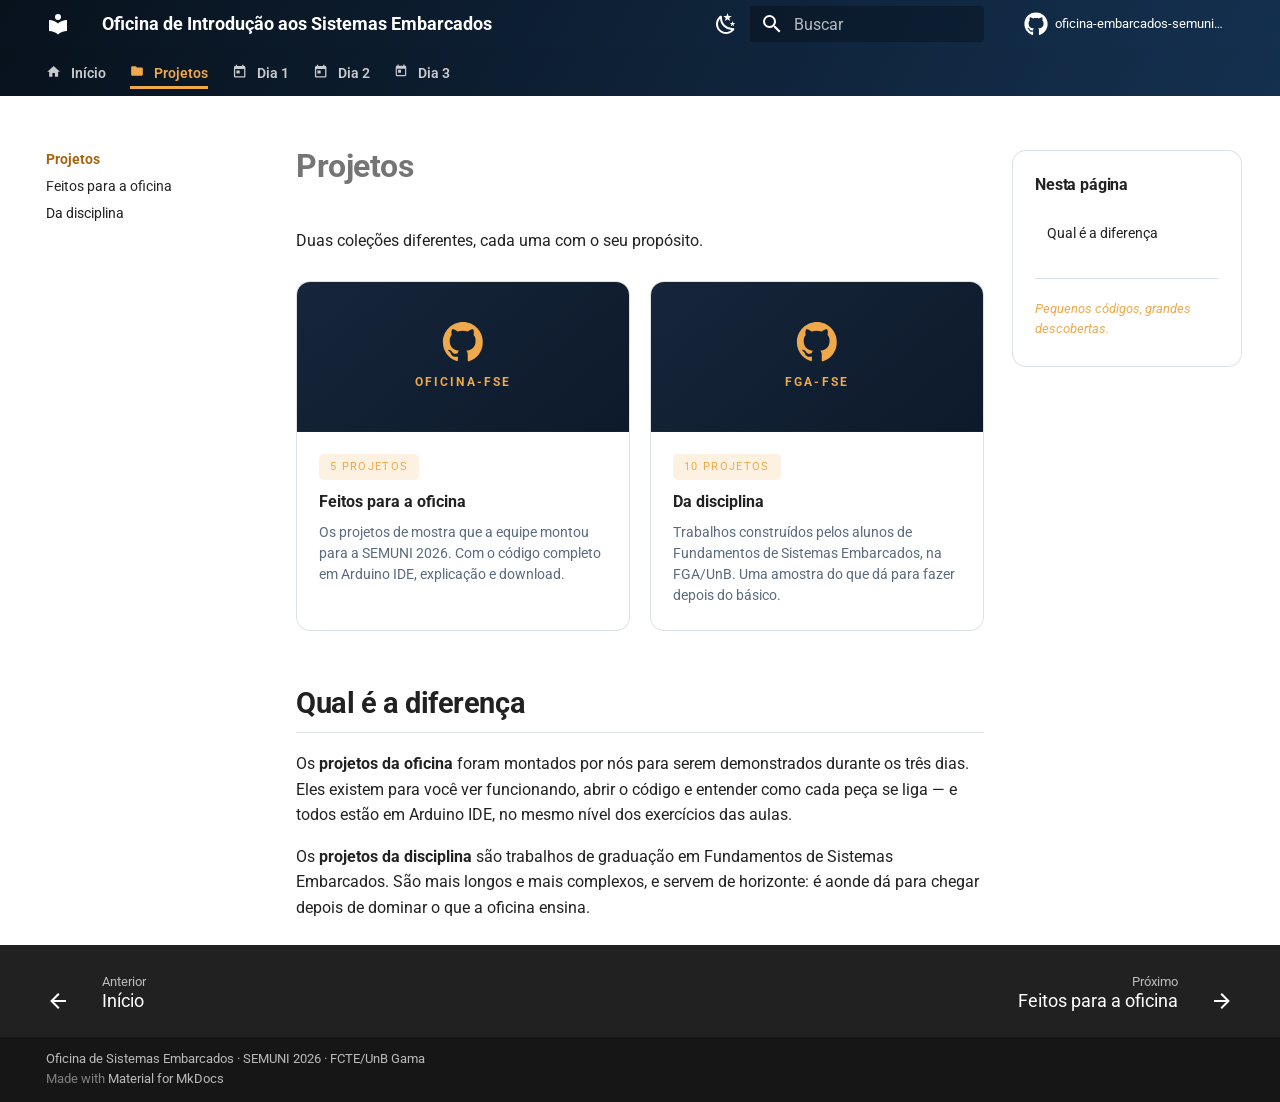
<file: projetos/index.html>
<!doctype html>
<html lang="pt" class="no-js">
  <head>
    
      <meta charset="utf-8">
      <meta name="viewport" content="width=device-width,initial-scale=1">
      
        <meta name="description" content="SEMUNI 2026 — FCTE/UnB Campus Gama">
      
      
        <meta name="author" content="Genilson Silva de Araújo Júnior">
      
      
        <link rel="canonical" href="https://genilsonjrs.github.io/oficina-embarcados-semuni26/projetos/">
      
      
        <link rel="prev" href="..">
      
      
        <link rel="next" href="oficina/">
      
      
        
      
      
      <link rel="icon" href="../assets/images/favicon.png">
      <meta name="generator" content="mkdocs-1.6.1, mkdocs-material-9.7.6">
    
    
      
        <title>Projetos - Oficina de Introdução aos Sistemas Embarcados</title>
      
    
    
      <link rel="stylesheet" href="../assets/stylesheets/main.484c7ddc.min.css">
      
        
        <link rel="stylesheet" href="../assets/stylesheets/palette.ab4e12ef.min.css">
      
      


    
    
      
    
    
      
        
        
        <link rel="preconnect" href="https://fonts.gstatic.com" crossorigin>
        <link rel="stylesheet" href="https://fonts.googleapis.com/css?family=Roboto:300,300i,400,400i,700,700i%7CRoboto+Mono:400,400i,700,700i&display=fallback">
        <style>:root{--md-text-font:"Roboto";--md-code-font:"Roboto Mono"}</style>
      
    
    
      <link rel="stylesheet" href="../stylesheets/extra.css">
    
    <script>__md_scope=new URL("..",location),__md_hash=e=>[...e].reduce(((e,_)=>(e<<5)-e+_.charCodeAt(0)),0),__md_get=(e,_=localStorage,t=__md_scope)=>JSON.parse(_.getItem(t.pathname+"."+e)),__md_set=(e,_,t=localStorage,a=__md_scope)=>{try{t.setItem(a.pathname+"."+e,JSON.stringify(_))}catch(e){}}</script>
    
      

    
    
  </head>
  
  
    
    
      
    
    
    
    
    <body dir="ltr" data-md-color-scheme="slate" data-md-color-primary="custom" data-md-color-accent="custom">
  
    
    <input class="md-toggle" data-md-toggle="drawer" type="checkbox" id="__drawer" autocomplete="off">
    <input class="md-toggle" data-md-toggle="search" type="checkbox" id="__search" autocomplete="off">
    <label class="md-overlay" for="__drawer"></label>
    <div data-md-component="skip">
      
        
        <a href="#projetos" class="md-skip">
          Pular para conteúdo
        </a>
      
    </div>
    <div data-md-component="announce">
      
    </div>
    
    
      

<header class="md-header" data-md-component="header">
  <nav class="md-header__inner md-grid" aria-label="Cabeçalho">
    <a href=".." title="Oficina de Introdução aos Sistemas Embarcados" class="md-header__button md-logo" aria-label="Oficina de Introdução aos Sistemas Embarcados" data-md-component="logo">
      
  
  <svg xmlns="http://www.w3.org/2000/svg" viewBox="0 0 24 24"><path d="M12 8a3 3 0 0 0 3-3 3 3 0 0 0-3-3 3 3 0 0 0-3 3 3 3 0 0 0 3 3m0 3.54C9.64 9.35 6.5 8 3 8v11c3.5 0 6.64 1.35 9 3.54 2.36-2.19 5.5-3.54 9-3.54V8c-3.5 0-6.64 1.35-9 3.54"/></svg>

    </a>
    <label class="md-header__button md-icon" for="__drawer">
      
      <svg xmlns="http://www.w3.org/2000/svg" viewBox="0 0 24 24"><path d="M3 6h18v2H3zm0 5h18v2H3zm0 5h18v2H3z"/></svg>
    </label>
    <div class="md-header__title" data-md-component="header-title">
      <div class="md-header__ellipsis">
        <div class="md-header__topic">
          <span class="md-ellipsis">
            Oficina de Introdução aos Sistemas Embarcados
          </span>
        </div>
        <div class="md-header__topic" data-md-component="header-topic">
          <span class="md-ellipsis">
            
              Projetos
            
          </span>
        </div>
      </div>
    </div>
    
      
        <form class="md-header__option" data-md-component="palette">
  
    
    
    
    <input class="md-option" data-md-color-media="(prefers-color-scheme: dark)" data-md-color-scheme="slate" data-md-color-primary="custom" data-md-color-accent="custom"  aria-label="Modo claro"  type="radio" name="__palette" id="__palette_0">
    
      <label class="md-header__button md-icon" title="Modo claro" for="__palette_1" hidden>
        <svg xmlns="http://www.w3.org/2000/svg" viewBox="0 0 24 24"><path d="M12 7a5 5 0 0 1 5 5 5 5 0 0 1-5 5 5 5 0 0 1-5-5 5 5 0 0 1 5-5m0 2a3 3 0 0 0-3 3 3 3 0 0 0 3 3 3 3 0 0 0 3-3 3 3 0 0 0-3-3m0-7 2.39 3.42C13.65 5.15 12.84 5 12 5s-1.65.15-2.39.42zM3.34 7l4.16-.35A7.2 7.2 0 0 0 5.94 8.5c-.44.74-.69 1.5-.83 2.29zm.02 10 1.76-3.77a7.131 7.131 0 0 0 2.38 4.14zM20.65 7l-1.77 3.79a7.02 7.02 0 0 0-2.38-4.15zm-.01 10-4.14.36c.59-.51 1.12-1.14 1.54-1.86.42-.73.69-1.5.83-2.29zM12 22l-2.41-3.44c.74.27 1.55.44 2.41.44.82 0 1.63-.17 2.37-.44z"/></svg>
      </label>
    
  
    
    
    
    <input class="md-option" data-md-color-media="(prefers-color-scheme: light)" data-md-color-scheme="default" data-md-color-primary="custom" data-md-color-accent="custom"  aria-label="Modo escuro"  type="radio" name="__palette" id="__palette_1">
    
      <label class="md-header__button md-icon" title="Modo escuro" for="__palette_0" hidden>
        <svg xmlns="http://www.w3.org/2000/svg" viewBox="0 0 24 24"><path d="m17.75 4.09-2.53 1.94.91 3.06-2.63-1.81-2.63 1.81.91-3.06-2.53-1.94L12.44 4l1.06-3 1.06 3zm3.5 6.91-1.64 1.25.59 1.98-1.7-1.17-1.7 1.17.59-1.98L15.75 11l2.06-.05L18.5 9l.69 1.95zm-2.28 4.95c.83-.08 1.72 1.1 1.19 1.85-.32.45-.66.87-1.08 1.27C15.17 23 8.84 23 4.94 19.07c-3.91-3.9-3.91-10.24 0-14.14.4-.4.82-.76 1.27-1.08.75-.53 1.93.36 1.85 1.19-.27 2.86.69 5.83 2.89 8.02a9.96 9.96 0 0 0 8.02 2.89m-1.64 2.02a12.08 12.08 0 0 1-7.8-3.47c-2.17-2.19-3.33-5-3.49-7.82-2.81 3.14-2.7 7.96.31 10.98 3.02 3.01 7.84 3.12 10.98.31"/></svg>
      </label>
    
  
</form>
      
    
    
      <script>var palette=__md_get("__palette");if(palette&&palette.color){if("(prefers-color-scheme)"===palette.color.media){var media=matchMedia("(prefers-color-scheme: light)"),input=document.querySelector(media.matches?"[data-md-color-media='(prefers-color-scheme: light)']":"[data-md-color-media='(prefers-color-scheme: dark)']");palette.color.media=input.getAttribute("data-md-color-media"),palette.color.scheme=input.getAttribute("data-md-color-scheme"),palette.color.primary=input.getAttribute("data-md-color-primary"),palette.color.accent=input.getAttribute("data-md-color-accent")}for(var[key,value]of Object.entries(palette.color))document.body.setAttribute("data-md-color-"+key,value)}</script>
    
    
    
      
      
        <label class="md-header__button md-icon" for="__search">
          
          <svg xmlns="http://www.w3.org/2000/svg" viewBox="0 0 24 24"><path d="M9.5 3A6.5 6.5 0 0 1 16 9.5c0 1.61-.59 3.09-1.56 4.23l.27.27h.79l5 5-1.5 1.5-5-5v-.79l-.27-.27A6.52 6.52 0 0 1 9.5 16 6.5 6.5 0 0 1 3 9.5 6.5 6.5 0 0 1 9.5 3m0 2C7 5 5 7 5 9.5S7 14 9.5 14 14 12 14 9.5 12 5 9.5 5"/></svg>
        </label>
        <div class="md-search" data-md-component="search" role="dialog">
  <label class="md-search__overlay" for="__search"></label>
  <div class="md-search__inner" role="search">
    <form class="md-search__form" name="search">
      <input type="text" class="md-search__input" name="query" aria-label="Buscar" placeholder="Buscar" autocapitalize="off" autocorrect="off" autocomplete="off" spellcheck="false" data-md-component="search-query" required>
      <label class="md-search__icon md-icon" for="__search">
        
        <svg xmlns="http://www.w3.org/2000/svg" viewBox="0 0 24 24"><path d="M9.5 3A6.5 6.5 0 0 1 16 9.5c0 1.61-.59 3.09-1.56 4.23l.27.27h.79l5 5-1.5 1.5-5-5v-.79l-.27-.27A6.52 6.52 0 0 1 9.5 16 6.5 6.5 0 0 1 3 9.5 6.5 6.5 0 0 1 9.5 3m0 2C7 5 5 7 5 9.5S7 14 9.5 14 14 12 14 9.5 12 5 9.5 5"/></svg>
        
        <svg xmlns="http://www.w3.org/2000/svg" viewBox="0 0 24 24"><path d="M20 11v2H8l5.5 5.5-1.42 1.42L4.16 12l7.92-7.92L13.5 5.5 8 11z"/></svg>
      </label>
      <nav class="md-search__options" aria-label="Pesquisar">
        
        <button type="reset" class="md-search__icon md-icon" title="Limpar" aria-label="Limpar" tabindex="-1">
          
          <svg xmlns="http://www.w3.org/2000/svg" viewBox="0 0 24 24"><path d="M19 6.41 17.59 5 12 10.59 6.41 5 5 6.41 10.59 12 5 17.59 6.41 19 12 13.41 17.59 19 19 17.59 13.41 12z"/></svg>
        </button>
      </nav>
      
        <div class="md-search__suggest" data-md-component="search-suggest"></div>
      
    </form>
    <div class="md-search__output">
      <div class="md-search__scrollwrap" tabindex="0" data-md-scrollfix>
        <div class="md-search-result" data-md-component="search-result">
          <div class="md-search-result__meta">
            Inicializando busca
          </div>
          <ol class="md-search-result__list" role="presentation"></ol>
        </div>
      </div>
    </div>
  </div>
</div>
      
    
    
      <div class="md-header__source">
        <a href="https://github.com/GenilsonJrs/oficina-embarcados-semuni26" title="Ir para repositório" class="md-source" data-md-component="source">
  <div class="md-source__icon md-icon">
    
    <svg xmlns="http://www.w3.org/2000/svg" viewBox="0 0 512 512"><!--! Font Awesome Free 7.1.0 by @fontawesome - https://fontawesome.com License - https://fontawesome.com/license/free (Icons: CC BY 4.0, Fonts: SIL OFL 1.1, Code: MIT License) Copyright 2025 Fonticons, Inc.--><path d="M173.9 397.4c0 2-2.3 3.6-5.2 3.6-3.3.3-5.6-1.3-5.6-3.6 0-2 2.3-3.6 5.2-3.6 3-.3 5.6 1.3 5.6 3.6m-31.1-4.5c-.7 2 1.3 4.3 4.3 4.9 2.6 1 5.6 0 6.2-2s-1.3-4.3-4.3-5.2c-2.6-.7-5.5.3-6.2 2.3m44.2-1.7c-2.9.7-4.9 2.6-4.6 4.9.3 2 2.9 3.3 5.9 2.6 2.9-.7 4.9-2.6 4.6-4.6-.3-1.9-3-3.2-5.9-2.9M252.8 8C114.1 8 8 113.3 8 252c0 110.9 69.8 205.8 169.5 239.2 12.8 2.3 17.3-5.6 17.3-12.1 0-6.2-.3-40.4-.3-61.4 0 0-70 15-84.7-29.8 0 0-11.4-29.1-27.8-36.6 0 0-22.9-15.7 1.6-15.4 0 0 24.9 2 38.6 25.8 21.9 38.6 58.6 27.5 72.9 20.9 2.3-16 8.8-27.1 16-33.7-55.9-6.2-112.3-14.3-112.3-110.5 0-27.5 7.6-41.3 23.6-58.9-2.6-6.5-11.1-33.3 2.6-67.9 20.9-6.5 69 27 69 27 20-5.6 41.5-8.5 62.8-8.5s42.8 2.9 62.8 8.5c0 0 48.1-33.6 69-27 13.7 34.7 5.2 61.4 2.6 67.9 16 17.7 25.8 31.5 25.8 58.9 0 96.5-58.9 104.2-114.8 110.5 9.2 7.9 17 22.9 17 46.4 0 33.7-.3 75.4-.3 83.6 0 6.5 4.6 14.4 17.3 12.1C436.2 457.8 504 362.9 504 252 504 113.3 391.5 8 252.8 8M105.2 352.9c-1.3 1-1 3.3.7 5.2 1.6 1.6 3.9 2.3 5.2 1 1.3-1 1-3.3-.7-5.2-1.6-1.6-3.9-2.3-5.2-1m-10.8-8.1c-.7 1.3.3 2.9 2.3 3.9 1.6 1 3.6.7 4.3-.7.7-1.3-.3-2.9-2.3-3.9-2-.6-3.6-.3-4.3.7m32.4 35.6c-1.6 1.3-1 4.3 1.3 6.2 2.3 2.3 5.2 2.6 6.5 1 1.3-1.3.7-4.3-1.3-6.2-2.2-2.3-5.2-2.6-6.5-1m-11.4-14.7c-1.6 1-1.6 3.6 0 5.9s4.3 3.3 5.6 2.3c1.6-1.3 1.6-3.9 0-6.2-1.4-2.3-4-3.3-5.6-2"/></svg>
  </div>
  <div class="md-source__repository">
    oficina-embarcados-semuni26
  </div>
</a>
      </div>
    
  </nav>
  
</header>
    
    <div class="md-container" data-md-component="container">
      
      
        
          
            
<nav class="md-tabs" aria-label="Abas" data-md-component="tabs">
  <div class="md-grid">
    <ul class="md-tabs__list">
      
        
  
  
  
  
    <li class="md-tabs__item">
      <a href=".." class="md-tabs__link">
        
  
  
    
  
  Início

      </a>
    </li>
  

      
        
  
  
  
    
  
  
    
    
      <li class="md-tabs__item md-tabs__item--active">
        <a href="./" class="md-tabs__link">
          
  
  
    
  
  Projetos

        </a>
      </li>
    
  

      
        
  
  
  
  
    <li class="md-tabs__item">
      <a href="../dia-1/" class="md-tabs__link">
        
  
  
    
  
  Dia 1

      </a>
    </li>
  

      
        
  
  
  
  
    <li class="md-tabs__item">
      <a href="../dia-2/" class="md-tabs__link">
        
  
  
    
  
  Dia 2

      </a>
    </li>
  

      
        
  
  
  
  
    <li class="md-tabs__item">
      <a href="../dia-3/" class="md-tabs__link">
        
  
  
    
  
  Dia 3

      </a>
    </li>
  

      
    </ul>
  </div>
</nav>
          
        
      
      <main class="md-main" data-md-component="main">
        <div class="md-main__inner md-grid">
          
            
              
              <div class="md-sidebar md-sidebar--primary" data-md-component="sidebar" data-md-type="navigation" >
                <div class="md-sidebar__scrollwrap">
                  <div class="md-sidebar__inner">
                    


  


<nav class="md-nav md-nav--primary md-nav--lifted" aria-label="Navegação" data-md-level="0">
  <label class="md-nav__title" for="__drawer">
    <a href=".." title="Oficina de Introdução aos Sistemas Embarcados" class="md-nav__button md-logo" aria-label="Oficina de Introdução aos Sistemas Embarcados" data-md-component="logo">
      
  
  <svg xmlns="http://www.w3.org/2000/svg" viewBox="0 0 24 24"><path d="M12 8a3 3 0 0 0 3-3 3 3 0 0 0-3-3 3 3 0 0 0-3 3 3 3 0 0 0 3 3m0 3.54C9.64 9.35 6.5 8 3 8v11c3.5 0 6.64 1.35 9 3.54 2.36-2.19 5.5-3.54 9-3.54V8c-3.5 0-6.64 1.35-9 3.54"/></svg>

    </a>
    Oficina de Introdução aos Sistemas Embarcados
  </label>
  
    <div class="md-nav__source">
      <a href="https://github.com/GenilsonJrs/oficina-embarcados-semuni26" title="Ir para repositório" class="md-source" data-md-component="source">
  <div class="md-source__icon md-icon">
    
    <svg xmlns="http://www.w3.org/2000/svg" viewBox="0 0 512 512"><!--! Font Awesome Free 7.1.0 by @fontawesome - https://fontawesome.com License - https://fontawesome.com/license/free (Icons: CC BY 4.0, Fonts: SIL OFL 1.1, Code: MIT License) Copyright 2025 Fonticons, Inc.--><path d="M173.9 397.4c0 2-2.3 3.6-5.2 3.6-3.3.3-5.6-1.3-5.6-3.6 0-2 2.3-3.6 5.2-3.6 3-.3 5.6 1.3 5.6 3.6m-31.1-4.5c-.7 2 1.3 4.3 4.3 4.9 2.6 1 5.6 0 6.2-2s-1.3-4.3-4.3-5.2c-2.6-.7-5.5.3-6.2 2.3m44.2-1.7c-2.9.7-4.9 2.6-4.6 4.9.3 2 2.9 3.3 5.9 2.6 2.9-.7 4.9-2.6 4.6-4.6-.3-1.9-3-3.2-5.9-2.9M252.8 8C114.1 8 8 113.3 8 252c0 110.9 69.8 205.8 169.5 239.2 12.8 2.3 17.3-5.6 17.3-12.1 0-6.2-.3-40.4-.3-61.4 0 0-70 15-84.7-29.8 0 0-11.4-29.1-27.8-36.6 0 0-22.9-15.7 1.6-15.4 0 0 24.9 2 38.6 25.8 21.9 38.6 58.6 27.5 72.9 20.9 2.3-16 8.8-27.1 16-33.7-55.9-6.2-112.3-14.3-112.3-110.5 0-27.5 7.6-41.3 23.6-58.9-2.6-6.5-11.1-33.3 2.6-67.9 20.9-6.5 69 27 69 27 20-5.6 41.5-8.5 62.8-8.5s42.8 2.9 62.8 8.5c0 0 48.1-33.6 69-27 13.7 34.7 5.2 61.4 2.6 67.9 16 17.7 25.8 31.5 25.8 58.9 0 96.5-58.9 104.2-114.8 110.5 9.2 7.9 17 22.9 17 46.4 0 33.7-.3 75.4-.3 83.6 0 6.5 4.6 14.4 17.3 12.1C436.2 457.8 504 362.9 504 252 504 113.3 391.5 8 252.8 8M105.2 352.9c-1.3 1-1 3.3.7 5.2 1.6 1.6 3.9 2.3 5.2 1 1.3-1 1-3.3-.7-5.2-1.6-1.6-3.9-2.3-5.2-1m-10.8-8.1c-.7 1.3.3 2.9 2.3 3.9 1.6 1 3.6.7 4.3-.7.7-1.3-.3-2.9-2.3-3.9-2-.6-3.6-.3-4.3.7m32.4 35.6c-1.6 1.3-1 4.3 1.3 6.2 2.3 2.3 5.2 2.6 6.5 1 1.3-1.3.7-4.3-1.3-6.2-2.2-2.3-5.2-2.6-6.5-1m-11.4-14.7c-1.6 1-1.6 3.6 0 5.9s4.3 3.3 5.6 2.3c1.6-1.3 1.6-3.9 0-6.2-1.4-2.3-4-3.3-5.6-2"/></svg>
  </div>
  <div class="md-source__repository">
    oficina-embarcados-semuni26
  </div>
</a>
    </div>
  
  <ul class="md-nav__list" data-md-scrollfix>
    
      
      
  
  
  
  
    <li class="md-nav__item">
      <a href=".." class="md-nav__link">
        
  
  
  <span class="md-ellipsis">
    
  
    Início
  

    
  </span>
  
  

      </a>
    </li>
  

    
      
      
  
  
    
  
  
  
    
    
      
        
          
        
      
        
      
        
      
    
    
    
      
        
        
      
      
        
      
    
    
    <li class="md-nav__item md-nav__item--active md-nav__item--section md-nav__item--nested">
      
        
        
        <input class="md-nav__toggle md-toggle " type="checkbox" id="__nav_2" checked>
        
          
          <div class="md-nav__link md-nav__container">
            <a href="./" class="md-nav__link md-nav__link--active">
              
  
  
  <span class="md-ellipsis">
    
  
    Projetos
  

    
  </span>
  
  

            </a>
            
              
              <label class="md-nav__link md-nav__link--active" for="__nav_2" id="__nav_2_label" tabindex="">
                <span class="md-nav__icon md-icon"></span>
              </label>
            
          </div>
        
        <nav class="md-nav" data-md-level="1" aria-labelledby="__nav_2_label" aria-expanded="true">
          <label class="md-nav__title" for="__nav_2">
            <span class="md-nav__icon md-icon"></span>
            
  
    Projetos
  

          </label>
          <ul class="md-nav__list" data-md-scrollfix>
            
              
            
              
                
  
  
  
  
    <li class="md-nav__item">
      <a href="oficina/" class="md-nav__link">
        
  
  
  <span class="md-ellipsis">
    
  
    Feitos para a oficina
  

    
  </span>
  
  

      </a>
    </li>
  

              
            
              
                
  
  
  
  
    <li class="md-nav__item">
      <a href="disciplina/" class="md-nav__link">
        
  
  
  <span class="md-ellipsis">
    
  
    Da disciplina
  

    
  </span>
  
  

      </a>
    </li>
  

              
            
          </ul>
        </nav>
      
    </li>
  

    
      
      
  
  
  
  
    <li class="md-nav__item">
      <a href="../dia-1/" class="md-nav__link">
        
  
  
  <span class="md-ellipsis">
    
  
    Dia 1
  

    
  </span>
  
  

      </a>
    </li>
  

    
      
      
  
  
  
  
    <li class="md-nav__item">
      <a href="../dia-2/" class="md-nav__link">
        
  
  
  <span class="md-ellipsis">
    
  
    Dia 2
  

    
  </span>
  
  

      </a>
    </li>
  

    
      
      
  
  
  
  
    <li class="md-nav__item">
      <a href="../dia-3/" class="md-nav__link">
        
  
  
  <span class="md-ellipsis">
    
  
    Dia 3
  

    
  </span>
  
  

      </a>
    </li>
  

    
  </ul>
</nav>
                  </div>
                </div>
              </div>
            
            
              
              <div class="md-sidebar md-sidebar--secondary" data-md-component="sidebar" data-md-type="toc" >
                <div class="md-sidebar__scrollwrap">
                  <div class="md-sidebar__inner">
                    

<nav class="md-nav md-nav--secondary" aria-label="Índice">
  
  
  
    
  
  
    <label class="md-nav__title" for="__toc">
      <span class="md-nav__icon md-icon"></span>
      Índice
    </label>
    <ul class="md-nav__list" data-md-component="toc" data-md-scrollfix>
      
        <li class="md-nav__item">
  <a href="#qual-e-a-diferenca" class="md-nav__link">
    <span class="md-ellipsis">
      
        Qual é a diferença
      
    </span>
  </a>
  
</li>
      
    </ul>
  
</nav>
                  </div>
                </div>
              </div>
            
          
          
            <div class="md-content" data-md-component="content">
              
              <article class="md-content__inner md-typeset">
                
                  


  
  


<h1 id="projetos">Projetos<a class="headerlink" href="#projetos" title="Permanent link">&para;</a></h1>
<p>Duas coleções diferentes, cada uma com o seu propósito.</p>
<div class="cartoes" markdown="0">
<a class="cartao" href="oficina/">
<div class="capa-github"><svg viewBox="0 0 24 24" aria-hidden="true"><path fill="currentColor" d="M12 .5C5.7.5.5 5.7.5 12c0 5.1 3.3 9.4 7.8 10.9.6.1.8-.2.8-.6v-2c-3.2.7-3.9-1.5-3.9-1.5-.5-1.3-1.3-1.7-1.3-1.7-1-.7.1-.7.1-.7 1.1.1 1.7 1.1 1.7 1.1 1 1.7 2.6 1.2 3.3.9.1-.7.4-1.2.7-1.5-2.6-.3-5.3-1.3-5.3-5.8 0-1.3.5-2.3 1.2-3.2-.1-.3-.5-1.5.1-3.1 0 0 1-.3 3.2 1.2.9-.3 1.9-.4 2.9-.4s2 .1 2.9.4c2.2-1.5 3.2-1.2 3.2-1.2.6 1.6.2 2.8.1 3.1.8.9 1.2 1.9 1.2 3.2 0 4.5-2.7 5.5-5.3 5.8.4.4.8 1.1.8 2.2v3.3c0 .4.2.7.8.6 4.6-1.5 7.8-5.8 7.8-10.9C23.5 5.7 18.3.5 12 .5z"/></svg><span>OFICINA-FSE</span></div>
<div class="corpo"><span class="marca">5 projetos</span>
<div class="titulo">Feitos para a oficina</div>
<div class="resumo">Os projetos de mostra que a equipe montou para a SEMUNI 2026. Com o código completo em Arduino IDE, explicação e download.</div></div></a>
<a class="cartao" href="disciplina/">
<div class="capa-github"><svg viewBox="0 0 24 24" aria-hidden="true"><path fill="currentColor" d="M12 .5C5.7.5.5 5.7.5 12c0 5.1 3.3 9.4 7.8 10.9.6.1.8-.2.8-.6v-2c-3.2.7-3.9-1.5-3.9-1.5-.5-1.3-1.3-1.7-1.3-1.7-1-.7.1-.7.1-.7 1.1.1 1.7 1.1 1.7 1.1 1 1.7 2.6 1.2 3.3.9.1-.7.4-1.2.7-1.5-2.6-.3-5.3-1.3-5.3-5.8 0-1.3.5-2.3 1.2-3.2-.1-.3-.5-1.5.1-3.1 0 0 1-.3 3.2 1.2.9-.3 1.9-.4 2.9-.4s2 .1 2.9.4c2.2-1.5 3.2-1.2 3.2-1.2.6 1.6.2 2.8.1 3.1.8.9 1.2 1.9 1.2 3.2 0 4.5-2.7 5.5-5.3 5.8.4.4.8 1.1.8 2.2v3.3c0 .4.2.7.8.6 4.6-1.5 7.8-5.8 7.8-10.9C23.5 5.7 18.3.5 12 .5z"/></svg><span>FGA-FSE</span></div>
<div class="corpo"><span class="marca">10 projetos</span>
<div class="titulo">Da disciplina</div>
<div class="resumo">Trabalhos construídos pelos alunos de Fundamentos de Sistemas Embarcados, na FGA/UnB. Uma amostra do que dá para fazer depois do básico.</div></div></a>
</div>

<h2 id="qual-e-a-diferenca">Qual é a diferença<a class="headerlink" href="#qual-e-a-diferenca" title="Permanent link">&para;</a></h2>
<p>Os <strong>projetos da oficina</strong> foram montados por nós para serem demonstrados durante os três
dias. Eles existem para você ver funcionando, abrir o código e entender como cada peça se
liga — e todos estão em Arduino IDE, no mesmo nível dos exercícios das aulas.</p>
<p>Os <strong>projetos da disciplina</strong> são trabalhos de graduação em Fundamentos de Sistemas
Embarcados. São mais longos e mais complexos, e servem de horizonte: é aonde dá para chegar
depois de dominar o que a oficina ensina.</p>












                
              </article>
            </div>
          
          
<script>var target=document.getElementById(location.hash.slice(1));target&&target.name&&(target.checked=target.name.startsWith("__tabbed_"))</script>
        </div>
        
          <button type="button" class="md-top md-icon" data-md-component="top" hidden>
  
  <svg xmlns="http://www.w3.org/2000/svg" viewBox="0 0 24 24"><path d="M13 20h-2V8l-5.5 5.5-1.42-1.42L12 4.16l7.92 7.92-1.42 1.42L13 8z"/></svg>
  Voltar para o topo
</button>
        
      </main>
      
        <footer class="md-footer">
  
    
      
      <nav class="md-footer__inner md-grid" aria-label="Rodapé" >
        
          
          <a href=".." class="md-footer__link md-footer__link--prev" aria-label="Anterior: Início">
            <div class="md-footer__button md-icon">
              
              <svg xmlns="http://www.w3.org/2000/svg" viewBox="0 0 24 24"><path d="M20 11v2H8l5.5 5.5-1.42 1.42L4.16 12l7.92-7.92L13.5 5.5 8 11z"/></svg>
            </div>
            <div class="md-footer__title">
              <span class="md-footer__direction">
                Anterior
              </span>
              <div class="md-ellipsis">
                Início
              </div>
            </div>
          </a>
        
        
          
          <a href="oficina/" class="md-footer__link md-footer__link--next" aria-label="Próximo: Feitos para a oficina">
            <div class="md-footer__title">
              <span class="md-footer__direction">
                Próximo
              </span>
              <div class="md-ellipsis">
                Feitos para a oficina
              </div>
            </div>
            <div class="md-footer__button md-icon">
              
              <svg xmlns="http://www.w3.org/2000/svg" viewBox="0 0 24 24"><path d="M4 11v2h12l-5.5 5.5 1.42 1.42L19.84 12l-7.92-7.92L10.5 5.5 16 11z"/></svg>
            </div>
          </a>
        
      </nav>
    
  
  <div class="md-footer-meta md-typeset">
    <div class="md-footer-meta__inner md-grid">
      <div class="md-copyright">
  
    <div class="md-copyright__highlight">
      Oficina de Sistemas Embarcados · SEMUNI 2026 · FCTE/UnB Gama
    </div>
  
  
    Made with
    <a href="https://squidfunk.github.io/mkdocs-material/" target="_blank" rel="noopener">
      Material for MkDocs
    </a>
  
</div>
      
    </div>
  </div>
</footer>
      
    </div>
    <div class="md-dialog" data-md-component="dialog">
      <div class="md-dialog__inner md-typeset"></div>
    </div>
    
    
    
      
      
      <script id="__config" type="application/json">{"annotate": null, "base": "..", "features": ["navigation.tabs", "navigation.sections", "navigation.top", "navigation.indexes", "navigation.footer", "toc.follow", "search.suggest", "search.highlight", "content.code.copy"], "search": "../assets/javascripts/workers/search.2c215733.min.js", "tags": null, "translations": {"clipboard.copied": "Copiado para \u00e1rea de transfer\u00eancia", "clipboard.copy": "Copiar para \u00e1rea de transfer\u00eancia", "search.result.more.one": "mais 1 nesta p\u00e1gina", "search.result.more.other": "# mais nesta p\u00e1gina", "search.result.none": "Nenhum documento encontrado", "search.result.one": "1 documento encontrado", "search.result.other": "# documentos encontrados", "search.result.placeholder": "Digite para iniciar a busca", "search.result.term.missing": "Ausente", "select.version": "Selecione a vers\u00e3o"}, "version": null}</script>
    
    
      <script src="../assets/javascripts/bundle.79ae519e.min.js"></script>
      
    
  </body>
</html>
</file>
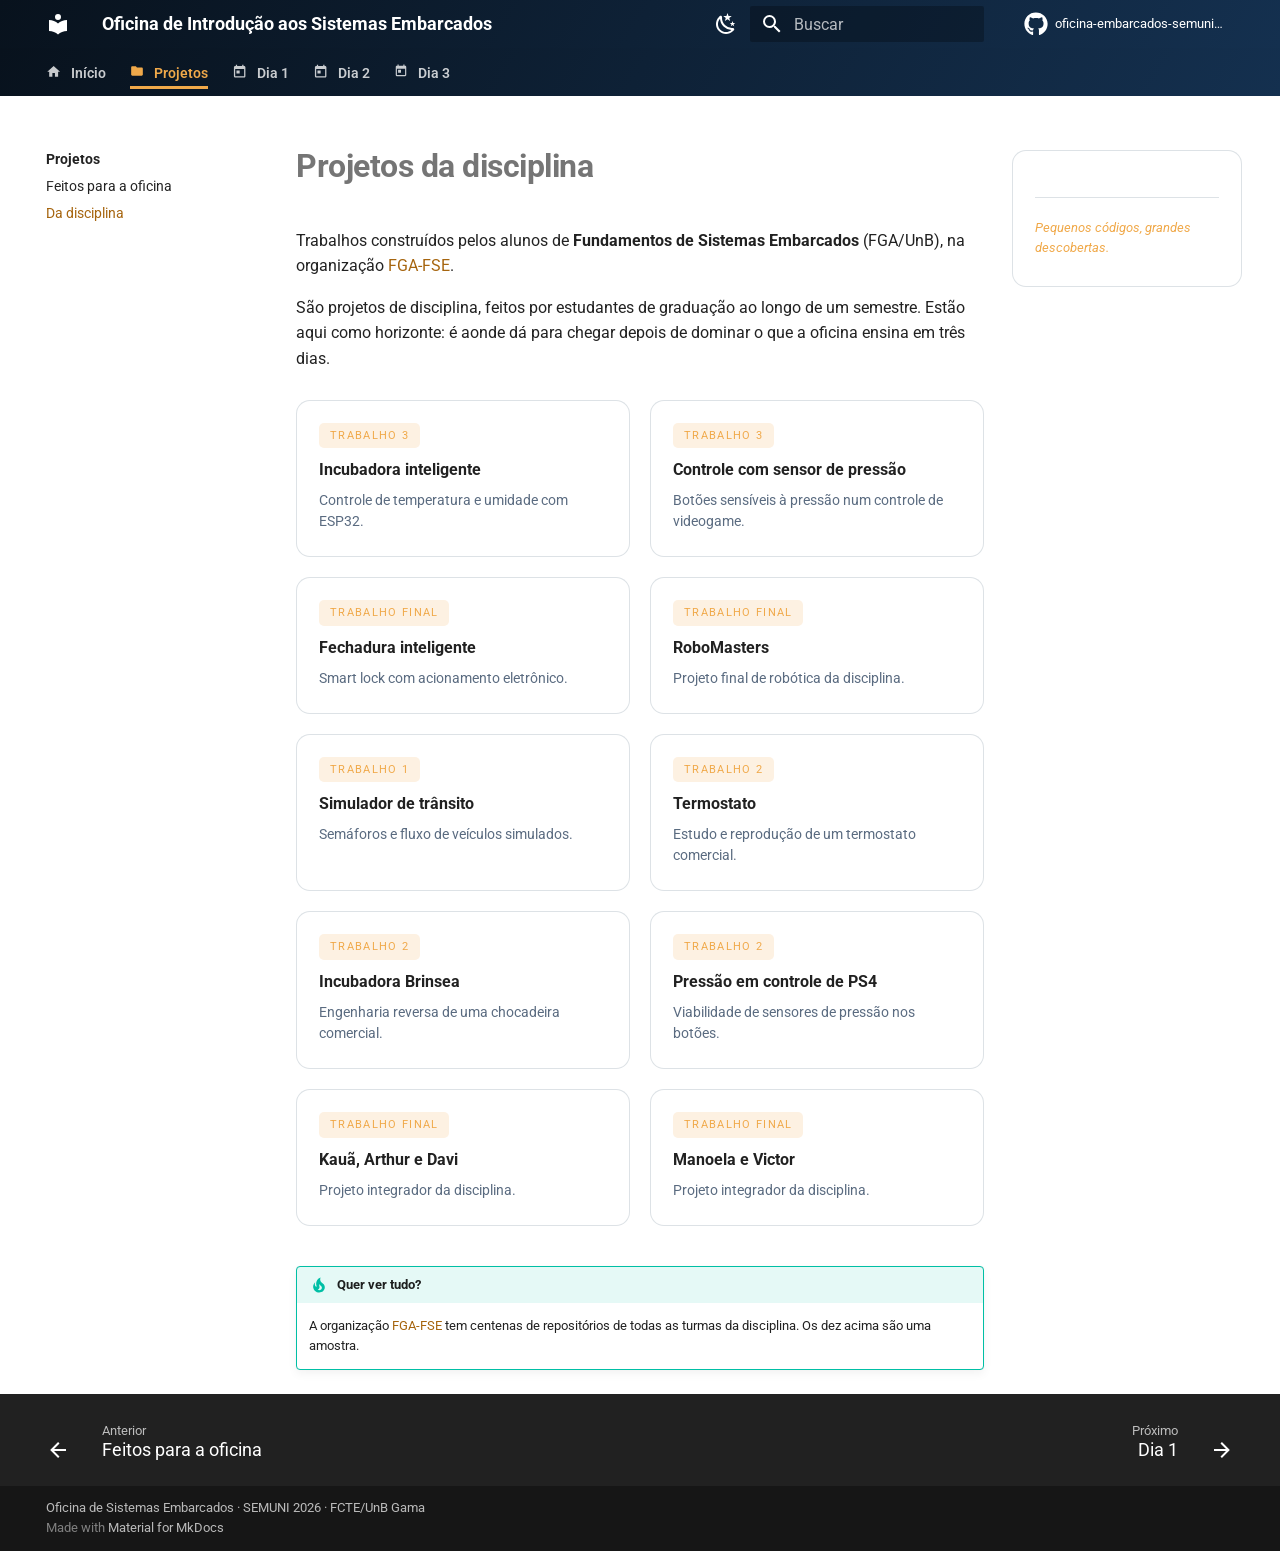
<file: projetos/disciplina/index.html>
<!doctype html>
<html lang="pt" class="no-js">
  <head>
    
      <meta charset="utf-8">
      <meta name="viewport" content="width=device-width,initial-scale=1">
      
        <meta name="description" content="SEMUNI 2026 — FCTE/UnB Campus Gama">
      
      
        <meta name="author" content="Genilson Silva de Araújo Júnior">
      
      
        <link rel="canonical" href="https://genilsonjrs.github.io/oficina-embarcados-semuni26/projetos/disciplina/">
      
      
        <link rel="prev" href="../oficina/">
      
      
        <link rel="next" href="../../dia-1/">
      
      
        
      
      
      <link rel="icon" href="../../assets/images/favicon.png">
      <meta name="generator" content="mkdocs-1.6.1, mkdocs-material-9.7.6">
    
    
      
        <title>Da disciplina - Oficina de Introdução aos Sistemas Embarcados</title>
      
    
    
      <link rel="stylesheet" href="../../assets/stylesheets/main.484c7ddc.min.css">
      
        
        <link rel="stylesheet" href="../../assets/stylesheets/palette.ab4e12ef.min.css">
      
      


    
    
      
    
    
      
        
        
        <link rel="preconnect" href="https://fonts.gstatic.com" crossorigin>
        <link rel="stylesheet" href="https://fonts.googleapis.com/css?family=Roboto:300,300i,400,400i,700,700i%7CRoboto+Mono:400,400i,700,700i&display=fallback">
        <style>:root{--md-text-font:"Roboto";--md-code-font:"Roboto Mono"}</style>
      
    
    
      <link rel="stylesheet" href="../../stylesheets/extra.css">
    
    <script>__md_scope=new URL("../..",location),__md_hash=e=>[...e].reduce(((e,_)=>(e<<5)-e+_.charCodeAt(0)),0),__md_get=(e,_=localStorage,t=__md_scope)=>JSON.parse(_.getItem(t.pathname+"."+e)),__md_set=(e,_,t=localStorage,a=__md_scope)=>{try{t.setItem(a.pathname+"."+e,JSON.stringify(_))}catch(e){}}</script>
    
      

    
    
  </head>
  
  
    
    
      
    
    
    
    
    <body dir="ltr" data-md-color-scheme="slate" data-md-color-primary="custom" data-md-color-accent="custom">
  
    
    <input class="md-toggle" data-md-toggle="drawer" type="checkbox" id="__drawer" autocomplete="off">
    <input class="md-toggle" data-md-toggle="search" type="checkbox" id="__search" autocomplete="off">
    <label class="md-overlay" for="__drawer"></label>
    <div data-md-component="skip">
      
        
        <a href="#projetos-da-disciplina" class="md-skip">
          Pular para conteúdo
        </a>
      
    </div>
    <div data-md-component="announce">
      
    </div>
    
    
      

<header class="md-header" data-md-component="header">
  <nav class="md-header__inner md-grid" aria-label="Cabeçalho">
    <a href="../.." title="Oficina de Introdução aos Sistemas Embarcados" class="md-header__button md-logo" aria-label="Oficina de Introdução aos Sistemas Embarcados" data-md-component="logo">
      
  
  <svg xmlns="http://www.w3.org/2000/svg" viewBox="0 0 24 24"><path d="M12 8a3 3 0 0 0 3-3 3 3 0 0 0-3-3 3 3 0 0 0-3 3 3 3 0 0 0 3 3m0 3.54C9.64 9.35 6.5 8 3 8v11c3.5 0 6.64 1.35 9 3.54 2.36-2.19 5.5-3.54 9-3.54V8c-3.5 0-6.64 1.35-9 3.54"/></svg>

    </a>
    <label class="md-header__button md-icon" for="__drawer">
      
      <svg xmlns="http://www.w3.org/2000/svg" viewBox="0 0 24 24"><path d="M3 6h18v2H3zm0 5h18v2H3zm0 5h18v2H3z"/></svg>
    </label>
    <div class="md-header__title" data-md-component="header-title">
      <div class="md-header__ellipsis">
        <div class="md-header__topic">
          <span class="md-ellipsis">
            Oficina de Introdução aos Sistemas Embarcados
          </span>
        </div>
        <div class="md-header__topic" data-md-component="header-topic">
          <span class="md-ellipsis">
            
              Da disciplina
            
          </span>
        </div>
      </div>
    </div>
    
      
        <form class="md-header__option" data-md-component="palette">
  
    
    
    
    <input class="md-option" data-md-color-media="(prefers-color-scheme: dark)" data-md-color-scheme="slate" data-md-color-primary="custom" data-md-color-accent="custom"  aria-label="Modo claro"  type="radio" name="__palette" id="__palette_0">
    
      <label class="md-header__button md-icon" title="Modo claro" for="__palette_1" hidden>
        <svg xmlns="http://www.w3.org/2000/svg" viewBox="0 0 24 24"><path d="M12 7a5 5 0 0 1 5 5 5 5 0 0 1-5 5 5 5 0 0 1-5-5 5 5 0 0 1 5-5m0 2a3 3 0 0 0-3 3 3 3 0 0 0 3 3 3 3 0 0 0 3-3 3 3 0 0 0-3-3m0-7 2.39 3.42C13.65 5.15 12.84 5 12 5s-1.65.15-2.39.42zM3.34 7l4.16-.35A7.2 7.2 0 0 0 5.94 8.5c-.44.74-.69 1.5-.83 2.29zm.02 10 1.76-3.77a7.131 7.131 0 0 0 2.38 4.14zM20.65 7l-1.77 3.79a7.02 7.02 0 0 0-2.38-4.15zm-.01 10-4.14.36c.59-.51 1.12-1.14 1.54-1.86.42-.73.69-1.5.83-2.29zM12 22l-2.41-3.44c.74.27 1.55.44 2.41.44.82 0 1.63-.17 2.37-.44z"/></svg>
      </label>
    
  
    
    
    
    <input class="md-option" data-md-color-media="(prefers-color-scheme: light)" data-md-color-scheme="default" data-md-color-primary="custom" data-md-color-accent="custom"  aria-label="Modo escuro"  type="radio" name="__palette" id="__palette_1">
    
      <label class="md-header__button md-icon" title="Modo escuro" for="__palette_0" hidden>
        <svg xmlns="http://www.w3.org/2000/svg" viewBox="0 0 24 24"><path d="m17.75 4.09-2.53 1.94.91 3.06-2.63-1.81-2.63 1.81.91-3.06-2.53-1.94L12.44 4l1.06-3 1.06 3zm3.5 6.91-1.64 1.25.59 1.98-1.7-1.17-1.7 1.17.59-1.98L15.75 11l2.06-.05L18.5 9l.69 1.95zm-2.28 4.95c.83-.08 1.72 1.1 1.19 1.85-.32.45-.66.87-1.08 1.27C15.17 23 8.84 23 4.94 19.07c-3.91-3.9-3.91-10.24 0-14.14.4-.4.82-.76 1.27-1.08.75-.53 1.93.36 1.85 1.19-.27 2.86.69 5.83 2.89 8.02a9.96 9.96 0 0 0 8.02 2.89m-1.64 2.02a12.08 12.08 0 0 1-7.8-3.47c-2.17-2.19-3.33-5-3.49-7.82-2.81 3.14-2.7 7.96.31 10.98 3.02 3.01 7.84 3.12 10.98.31"/></svg>
      </label>
    
  
</form>
      
    
    
      <script>var palette=__md_get("__palette");if(palette&&palette.color){if("(prefers-color-scheme)"===palette.color.media){var media=matchMedia("(prefers-color-scheme: light)"),input=document.querySelector(media.matches?"[data-md-color-media='(prefers-color-scheme: light)']":"[data-md-color-media='(prefers-color-scheme: dark)']");palette.color.media=input.getAttribute("data-md-color-media"),palette.color.scheme=input.getAttribute("data-md-color-scheme"),palette.color.primary=input.getAttribute("data-md-color-primary"),palette.color.accent=input.getAttribute("data-md-color-accent")}for(var[key,value]of Object.entries(palette.color))document.body.setAttribute("data-md-color-"+key,value)}</script>
    
    
    
      
      
        <label class="md-header__button md-icon" for="__search">
          
          <svg xmlns="http://www.w3.org/2000/svg" viewBox="0 0 24 24"><path d="M9.5 3A6.5 6.5 0 0 1 16 9.5c0 1.61-.59 3.09-1.56 4.23l.27.27h.79l5 5-1.5 1.5-5-5v-.79l-.27-.27A6.52 6.52 0 0 1 9.5 16 6.5 6.5 0 0 1 3 9.5 6.5 6.5 0 0 1 9.5 3m0 2C7 5 5 7 5 9.5S7 14 9.5 14 14 12 14 9.5 12 5 9.5 5"/></svg>
        </label>
        <div class="md-search" data-md-component="search" role="dialog">
  <label class="md-search__overlay" for="__search"></label>
  <div class="md-search__inner" role="search">
    <form class="md-search__form" name="search">
      <input type="text" class="md-search__input" name="query" aria-label="Buscar" placeholder="Buscar" autocapitalize="off" autocorrect="off" autocomplete="off" spellcheck="false" data-md-component="search-query" required>
      <label class="md-search__icon md-icon" for="__search">
        
        <svg xmlns="http://www.w3.org/2000/svg" viewBox="0 0 24 24"><path d="M9.5 3A6.5 6.5 0 0 1 16 9.5c0 1.61-.59 3.09-1.56 4.23l.27.27h.79l5 5-1.5 1.5-5-5v-.79l-.27-.27A6.52 6.52 0 0 1 9.5 16 6.5 6.5 0 0 1 3 9.5 6.5 6.5 0 0 1 9.5 3m0 2C7 5 5 7 5 9.5S7 14 9.5 14 14 12 14 9.5 12 5 9.5 5"/></svg>
        
        <svg xmlns="http://www.w3.org/2000/svg" viewBox="0 0 24 24"><path d="M20 11v2H8l5.5 5.5-1.42 1.42L4.16 12l7.92-7.92L13.5 5.5 8 11z"/></svg>
      </label>
      <nav class="md-search__options" aria-label="Pesquisar">
        
        <button type="reset" class="md-search__icon md-icon" title="Limpar" aria-label="Limpar" tabindex="-1">
          
          <svg xmlns="http://www.w3.org/2000/svg" viewBox="0 0 24 24"><path d="M19 6.41 17.59 5 12 10.59 6.41 5 5 6.41 10.59 12 5 17.59 6.41 19 12 13.41 17.59 19 19 17.59 13.41 12z"/></svg>
        </button>
      </nav>
      
        <div class="md-search__suggest" data-md-component="search-suggest"></div>
      
    </form>
    <div class="md-search__output">
      <div class="md-search__scrollwrap" tabindex="0" data-md-scrollfix>
        <div class="md-search-result" data-md-component="search-result">
          <div class="md-search-result__meta">
            Inicializando busca
          </div>
          <ol class="md-search-result__list" role="presentation"></ol>
        </div>
      </div>
    </div>
  </div>
</div>
      
    
    
      <div class="md-header__source">
        <a href="https://github.com/GenilsonJrs/oficina-embarcados-semuni26" title="Ir para repositório" class="md-source" data-md-component="source">
  <div class="md-source__icon md-icon">
    
    <svg xmlns="http://www.w3.org/2000/svg" viewBox="0 0 512 512"><!--! Font Awesome Free 7.1.0 by @fontawesome - https://fontawesome.com License - https://fontawesome.com/license/free (Icons: CC BY 4.0, Fonts: SIL OFL 1.1, Code: MIT License) Copyright 2025 Fonticons, Inc.--><path d="M173.9 397.4c0 2-2.3 3.6-5.2 3.6-3.3.3-5.6-1.3-5.6-3.6 0-2 2.3-3.6 5.2-3.6 3-.3 5.6 1.3 5.6 3.6m-31.1-4.5c-.7 2 1.3 4.3 4.3 4.9 2.6 1 5.6 0 6.2-2s-1.3-4.3-4.3-5.2c-2.6-.7-5.5.3-6.2 2.3m44.2-1.7c-2.9.7-4.9 2.6-4.6 4.9.3 2 2.9 3.3 5.9 2.6 2.9-.7 4.9-2.6 4.6-4.6-.3-1.9-3-3.2-5.9-2.9M252.8 8C114.1 8 8 113.3 8 252c0 110.9 69.8 205.8 169.5 239.2 12.8 2.3 17.3-5.6 17.3-12.1 0-6.2-.3-40.4-.3-61.4 0 0-70 15-84.7-29.8 0 0-11.4-29.1-27.8-36.6 0 0-22.9-15.7 1.6-15.4 0 0 24.9 2 38.6 25.8 21.9 38.6 58.6 27.5 72.9 20.9 2.3-16 8.8-27.1 16-33.7-55.9-6.2-112.3-14.3-112.3-110.5 0-27.5 7.6-41.3 23.6-58.9-2.6-6.5-11.1-33.3 2.6-67.9 20.9-6.5 69 27 69 27 20-5.6 41.5-8.5 62.8-8.5s42.8 2.9 62.8 8.5c0 0 48.1-33.6 69-27 13.7 34.7 5.2 61.4 2.6 67.9 16 17.7 25.8 31.5 25.8 58.9 0 96.5-58.9 104.2-114.8 110.5 9.2 7.9 17 22.9 17 46.4 0 33.7-.3 75.4-.3 83.6 0 6.5 4.6 14.4 17.3 12.1C436.2 457.8 504 362.9 504 252 504 113.3 391.5 8 252.8 8M105.2 352.9c-1.3 1-1 3.3.7 5.2 1.6 1.6 3.9 2.3 5.2 1 1.3-1 1-3.3-.7-5.2-1.6-1.6-3.9-2.3-5.2-1m-10.8-8.1c-.7 1.3.3 2.9 2.3 3.9 1.6 1 3.6.7 4.3-.7.7-1.3-.3-2.9-2.3-3.9-2-.6-3.6-.3-4.3.7m32.4 35.6c-1.6 1.3-1 4.3 1.3 6.2 2.3 2.3 5.2 2.6 6.5 1 1.3-1.3.7-4.3-1.3-6.2-2.2-2.3-5.2-2.6-6.5-1m-11.4-14.7c-1.6 1-1.6 3.6 0 5.9s4.3 3.3 5.6 2.3c1.6-1.3 1.6-3.9 0-6.2-1.4-2.3-4-3.3-5.6-2"/></svg>
  </div>
  <div class="md-source__repository">
    oficina-embarcados-semuni26
  </div>
</a>
      </div>
    
  </nav>
  
</header>
    
    <div class="md-container" data-md-component="container">
      
      
        
          
            
<nav class="md-tabs" aria-label="Abas" data-md-component="tabs">
  <div class="md-grid">
    <ul class="md-tabs__list">
      
        
  
  
  
  
    <li class="md-tabs__item">
      <a href="../.." class="md-tabs__link">
        
  
  
    
  
  Início

      </a>
    </li>
  

      
        
  
  
  
    
  
  
    
    
      <li class="md-tabs__item md-tabs__item--active">
        <a href="../" class="md-tabs__link">
          
  
  
    
  
  Projetos

        </a>
      </li>
    
  

      
        
  
  
  
  
    <li class="md-tabs__item">
      <a href="../../dia-1/" class="md-tabs__link">
        
  
  
    
  
  Dia 1

      </a>
    </li>
  

      
        
  
  
  
  
    <li class="md-tabs__item">
      <a href="../../dia-2/" class="md-tabs__link">
        
  
  
    
  
  Dia 2

      </a>
    </li>
  

      
        
  
  
  
  
    <li class="md-tabs__item">
      <a href="../../dia-3/" class="md-tabs__link">
        
  
  
    
  
  Dia 3

      </a>
    </li>
  

      
    </ul>
  </div>
</nav>
          
        
      
      <main class="md-main" data-md-component="main">
        <div class="md-main__inner md-grid">
          
            
              
              <div class="md-sidebar md-sidebar--primary" data-md-component="sidebar" data-md-type="navigation" >
                <div class="md-sidebar__scrollwrap">
                  <div class="md-sidebar__inner">
                    


  


<nav class="md-nav md-nav--primary md-nav--lifted" aria-label="Navegação" data-md-level="0">
  <label class="md-nav__title" for="__drawer">
    <a href="../.." title="Oficina de Introdução aos Sistemas Embarcados" class="md-nav__button md-logo" aria-label="Oficina de Introdução aos Sistemas Embarcados" data-md-component="logo">
      
  
  <svg xmlns="http://www.w3.org/2000/svg" viewBox="0 0 24 24"><path d="M12 8a3 3 0 0 0 3-3 3 3 0 0 0-3-3 3 3 0 0 0-3 3 3 3 0 0 0 3 3m0 3.54C9.64 9.35 6.5 8 3 8v11c3.5 0 6.64 1.35 9 3.54 2.36-2.19 5.5-3.54 9-3.54V8c-3.5 0-6.64 1.35-9 3.54"/></svg>

    </a>
    Oficina de Introdução aos Sistemas Embarcados
  </label>
  
    <div class="md-nav__source">
      <a href="https://github.com/GenilsonJrs/oficina-embarcados-semuni26" title="Ir para repositório" class="md-source" data-md-component="source">
  <div class="md-source__icon md-icon">
    
    <svg xmlns="http://www.w3.org/2000/svg" viewBox="0 0 512 512"><!--! Font Awesome Free 7.1.0 by @fontawesome - https://fontawesome.com License - https://fontawesome.com/license/free (Icons: CC BY 4.0, Fonts: SIL OFL 1.1, Code: MIT License) Copyright 2025 Fonticons, Inc.--><path d="M173.9 397.4c0 2-2.3 3.6-5.2 3.6-3.3.3-5.6-1.3-5.6-3.6 0-2 2.3-3.6 5.2-3.6 3-.3 5.6 1.3 5.6 3.6m-31.1-4.5c-.7 2 1.3 4.3 4.3 4.9 2.6 1 5.6 0 6.2-2s-1.3-4.3-4.3-5.2c-2.6-.7-5.5.3-6.2 2.3m44.2-1.7c-2.9.7-4.9 2.6-4.6 4.9.3 2 2.9 3.3 5.9 2.6 2.9-.7 4.9-2.6 4.6-4.6-.3-1.9-3-3.2-5.9-2.9M252.8 8C114.1 8 8 113.3 8 252c0 110.9 69.8 205.8 169.5 239.2 12.8 2.3 17.3-5.6 17.3-12.1 0-6.2-.3-40.4-.3-61.4 0 0-70 15-84.7-29.8 0 0-11.4-29.1-27.8-36.6 0 0-22.9-15.7 1.6-15.4 0 0 24.9 2 38.6 25.8 21.9 38.6 58.6 27.5 72.9 20.9 2.3-16 8.8-27.1 16-33.7-55.9-6.2-112.3-14.3-112.3-110.5 0-27.5 7.6-41.3 23.6-58.9-2.6-6.5-11.1-33.3 2.6-67.9 20.9-6.5 69 27 69 27 20-5.6 41.5-8.5 62.8-8.5s42.8 2.9 62.8 8.5c0 0 48.1-33.6 69-27 13.7 34.7 5.2 61.4 2.6 67.9 16 17.7 25.8 31.5 25.8 58.9 0 96.5-58.9 104.2-114.8 110.5 9.2 7.9 17 22.9 17 46.4 0 33.7-.3 75.4-.3 83.6 0 6.5 4.6 14.4 17.3 12.1C436.2 457.8 504 362.9 504 252 504 113.3 391.5 8 252.8 8M105.2 352.9c-1.3 1-1 3.3.7 5.2 1.6 1.6 3.9 2.3 5.2 1 1.3-1 1-3.3-.7-5.2-1.6-1.6-3.9-2.3-5.2-1m-10.8-8.1c-.7 1.3.3 2.9 2.3 3.9 1.6 1 3.6.7 4.3-.7.7-1.3-.3-2.9-2.3-3.9-2-.6-3.6-.3-4.3.7m32.4 35.6c-1.6 1.3-1 4.3 1.3 6.2 2.3 2.3 5.2 2.6 6.5 1 1.3-1.3.7-4.3-1.3-6.2-2.2-2.3-5.2-2.6-6.5-1m-11.4-14.7c-1.6 1-1.6 3.6 0 5.9s4.3 3.3 5.6 2.3c1.6-1.3 1.6-3.9 0-6.2-1.4-2.3-4-3.3-5.6-2"/></svg>
  </div>
  <div class="md-source__repository">
    oficina-embarcados-semuni26
  </div>
</a>
    </div>
  
  <ul class="md-nav__list" data-md-scrollfix>
    
      
      
  
  
  
  
    <li class="md-nav__item">
      <a href="../.." class="md-nav__link">
        
  
  
  <span class="md-ellipsis">
    
  
    Início
  

    
  </span>
  
  

      </a>
    </li>
  

    
      
      
  
  
    
  
  
  
    
    
      
        
          
        
      
        
      
        
      
    
    
    
      
        
        
      
      
        
      
    
    
    <li class="md-nav__item md-nav__item--active md-nav__item--section md-nav__item--nested">
      
        
        
        <input class="md-nav__toggle md-toggle " type="checkbox" id="__nav_2" checked>
        
          
          <div class="md-nav__link md-nav__container">
            <a href="../" class="md-nav__link ">
              
  
  
  <span class="md-ellipsis">
    
  
    Projetos
  

    
  </span>
  
  

            </a>
            
              
              <label class="md-nav__link " for="__nav_2" id="__nav_2_label" tabindex="">
                <span class="md-nav__icon md-icon"></span>
              </label>
            
          </div>
        
        <nav class="md-nav" data-md-level="1" aria-labelledby="__nav_2_label" aria-expanded="true">
          <label class="md-nav__title" for="__nav_2">
            <span class="md-nav__icon md-icon"></span>
            
  
    Projetos
  

          </label>
          <ul class="md-nav__list" data-md-scrollfix>
            
              
            
              
                
  
  
  
  
    <li class="md-nav__item">
      <a href="../oficina/" class="md-nav__link">
        
  
  
  <span class="md-ellipsis">
    
  
    Feitos para a oficina
  

    
  </span>
  
  

      </a>
    </li>
  

              
            
              
                
  
  
    
  
  
  
    <li class="md-nav__item md-nav__item--active">
      
      <input class="md-nav__toggle md-toggle" type="checkbox" id="__toc">
      
      
        
      
      
      <a href="./" class="md-nav__link md-nav__link--active">
        
  
  
  <span class="md-ellipsis">
    
  
    Da disciplina
  

    
  </span>
  
  

      </a>
      
    </li>
  

              
            
          </ul>
        </nav>
      
    </li>
  

    
      
      
  
  
  
  
    <li class="md-nav__item">
      <a href="../../dia-1/" class="md-nav__link">
        
  
  
  <span class="md-ellipsis">
    
  
    Dia 1
  

    
  </span>
  
  

      </a>
    </li>
  

    
      
      
  
  
  
  
    <li class="md-nav__item">
      <a href="../../dia-2/" class="md-nav__link">
        
  
  
  <span class="md-ellipsis">
    
  
    Dia 2
  

    
  </span>
  
  

      </a>
    </li>
  

    
      
      
  
  
  
  
    <li class="md-nav__item">
      <a href="../../dia-3/" class="md-nav__link">
        
  
  
  <span class="md-ellipsis">
    
  
    Dia 3
  

    
  </span>
  
  

      </a>
    </li>
  

    
  </ul>
</nav>
                  </div>
                </div>
              </div>
            
            
              
              <div class="md-sidebar md-sidebar--secondary" data-md-component="sidebar" data-md-type="toc" >
                <div class="md-sidebar__scrollwrap">
                  <div class="md-sidebar__inner">
                    

<nav class="md-nav md-nav--secondary" aria-label="Índice">
  
  
  
    
  
  
</nav>
                  </div>
                </div>
              </div>
            
          
          
            <div class="md-content" data-md-component="content">
              
              <article class="md-content__inner md-typeset">
                
                  


  
  


<h1 id="projetos-da-disciplina">Projetos da disciplina<a class="headerlink" href="#projetos-da-disciplina" title="Permanent link">&para;</a></h1>
<p>Trabalhos construídos pelos alunos de <strong>Fundamentos de Sistemas Embarcados</strong> (FGA/UnB), na
organização <a href="https://github.com/FGA-FSE">FGA-FSE</a>.</p>
<p>São projetos de disciplina, feitos por estudantes de graduação ao longo de um semestre.
Estão aqui como horizonte: é aonde dá para chegar depois de dominar o que a oficina ensina
em três dias.</p>
<div class="cartoes" markdown="0">
<a class="cartao" href="https://github.com/FGA-FSE/Trabalho-3-Mayara-Raquel" target="_blank"><div class="corpo"><span class="marca">Trabalho 3</span><div class="titulo">Incubadora inteligente</div><div class="resumo">Controle de temperatura e umidade com ESP32.</div></div></a>
<a class="cartao" href="https://github.com/FGA-FSE/trabalho-3-fabio-mateus_cavati-ricardo-ryan" target="_blank"><div class="corpo"><span class="marca">Trabalho 3</span><div class="titulo">Controle com sensor de pressão</div><div class="resumo">Botões sensíveis à pressão num controle de videogame.</div></div></a>
<a class="cartao" href="https://github.com/FGA-FSE/trabalho-final-smart-lock" target="_blank"><div class="corpo"><span class="marca">Trabalho final</span><div class="titulo">Fechadura inteligente</div><div class="resumo">Smart lock com acionamento eletrônico.</div></div></a>
<a class="cartao" href="https://github.com/FGA-FSE/trabalho-final-robomasters1" target="_blank"><div class="corpo"><span class="marca">Trabalho final</span><div class="titulo">RoboMasters</div><div class="resumo">Projeto final de robótica da disciplina.</div></div></a>
<a class="cartao" href="https://github.com/FGA-FSE/trabalho-1-entrega-3-mayara-alves" target="_blank"><div class="corpo"><span class="marca">Trabalho 1</span><div class="titulo">Simulador de trânsito</div><div class="resumo">Semáforos e fluxo de veículos simulados.</div></div></a>
<a class="cartao" href="https://github.com/FGA-FSE/trabalho-2-termostato-nest-gustavo-yasmin" target="_blank"><div class="corpo"><span class="marca">Trabalho 2</span><div class="titulo">Termostato</div><div class="resumo">Estudo e reprodução de um termostato comercial.</div></div></a>
<a class="cartao" href="https://github.com/FGA-FSE/Trabalho-2-Mayara-Raquel-Lucas-Joao" target="_blank"><div class="corpo"><span class="marca">Trabalho 2</span><div class="titulo">Incubadora Brinsea</div><div class="resumo">Engenharia reversa de uma chocadeira comercial.</div></div></a>
<a class="cartao" href="https://github.com/FGA-FSE/trabalho-2-ryan-mateus_cavati-ricardo-fabio" target="_blank"><div class="corpo"><span class="marca">Trabalho 2</span><div class="titulo">Pressão em controle de PS4</div><div class="resumo">Viabilidade de sensores de pressão nos botões.</div></div></a>
<a class="cartao" href="https://github.com/FGA-FSE/trabalho-final-prof-daniel-kaua-arthur-davi" target="_blank"><div class="corpo"><span class="marca">Trabalho final</span><div class="titulo">Kauã, Arthur e Davi</div><div class="resumo">Projeto integrador da disciplina.</div></div></a>
<a class="cartao" href="https://github.com/FGA-FSE/trabalho-final-prof-daniel-manoela-victor-trabalho-final" target="_blank"><div class="corpo"><span class="marca">Trabalho final</span><div class="titulo">Manoela e Victor</div><div class="resumo">Projeto integrador da disciplina.</div></div></a>
</div>

<div class="admonition tip">
<p class="admonition-title">Quer ver tudo?</p>
<p>A organização <a href="https://github.com/FGA-FSE">FGA-FSE</a> tem centenas de repositórios de
todas as turmas da disciplina. Os dez acima são uma amostra.</p>
</div>












                
              </article>
            </div>
          
          
<script>var target=document.getElementById(location.hash.slice(1));target&&target.name&&(target.checked=target.name.startsWith("__tabbed_"))</script>
        </div>
        
          <button type="button" class="md-top md-icon" data-md-component="top" hidden>
  
  <svg xmlns="http://www.w3.org/2000/svg" viewBox="0 0 24 24"><path d="M13 20h-2V8l-5.5 5.5-1.42-1.42L12 4.16l7.92 7.92-1.42 1.42L13 8z"/></svg>
  Voltar para o topo
</button>
        
      </main>
      
        <footer class="md-footer">
  
    
      
      <nav class="md-footer__inner md-grid" aria-label="Rodapé" >
        
          
          <a href="../oficina/" class="md-footer__link md-footer__link--prev" aria-label="Anterior: Feitos para a oficina">
            <div class="md-footer__button md-icon">
              
              <svg xmlns="http://www.w3.org/2000/svg" viewBox="0 0 24 24"><path d="M20 11v2H8l5.5 5.5-1.42 1.42L4.16 12l7.92-7.92L13.5 5.5 8 11z"/></svg>
            </div>
            <div class="md-footer__title">
              <span class="md-footer__direction">
                Anterior
              </span>
              <div class="md-ellipsis">
                Feitos para a oficina
              </div>
            </div>
          </a>
        
        
          
          <a href="../../dia-1/" class="md-footer__link md-footer__link--next" aria-label="Próximo: Dia 1">
            <div class="md-footer__title">
              <span class="md-footer__direction">
                Próximo
              </span>
              <div class="md-ellipsis">
                Dia 1
              </div>
            </div>
            <div class="md-footer__button md-icon">
              
              <svg xmlns="http://www.w3.org/2000/svg" viewBox="0 0 24 24"><path d="M4 11v2h12l-5.5 5.5 1.42 1.42L19.84 12l-7.92-7.92L10.5 5.5 16 11z"/></svg>
            </div>
          </a>
        
      </nav>
    
  
  <div class="md-footer-meta md-typeset">
    <div class="md-footer-meta__inner md-grid">
      <div class="md-copyright">
  
    <div class="md-copyright__highlight">
      Oficina de Sistemas Embarcados · SEMUNI 2026 · FCTE/UnB Gama
    </div>
  
  
    Made with
    <a href="https://squidfunk.github.io/mkdocs-material/" target="_blank" rel="noopener">
      Material for MkDocs
    </a>
  
</div>
      
    </div>
  </div>
</footer>
      
    </div>
    <div class="md-dialog" data-md-component="dialog">
      <div class="md-dialog__inner md-typeset"></div>
    </div>
    
    
    
      
      
      <script id="__config" type="application/json">{"annotate": null, "base": "../..", "features": ["navigation.tabs", "navigation.sections", "navigation.top", "navigation.indexes", "navigation.footer", "toc.follow", "search.suggest", "search.highlight", "content.code.copy"], "search": "../../assets/javascripts/workers/search.2c215733.min.js", "tags": null, "translations": {"clipboard.copied": "Copiado para \u00e1rea de transfer\u00eancia", "clipboard.copy": "Copiar para \u00e1rea de transfer\u00eancia", "search.result.more.one": "mais 1 nesta p\u00e1gina", "search.result.more.other": "# mais nesta p\u00e1gina", "search.result.none": "Nenhum documento encontrado", "search.result.one": "1 documento encontrado", "search.result.other": "# documentos encontrados", "search.result.placeholder": "Digite para iniciar a busca", "search.result.term.missing": "Ausente", "select.version": "Selecione a vers\u00e3o"}, "version": null}</script>
    
    
      <script src="../../assets/javascripts/bundle.79ae519e.min.js"></script>
      
    
  </body>
</html>
</file>
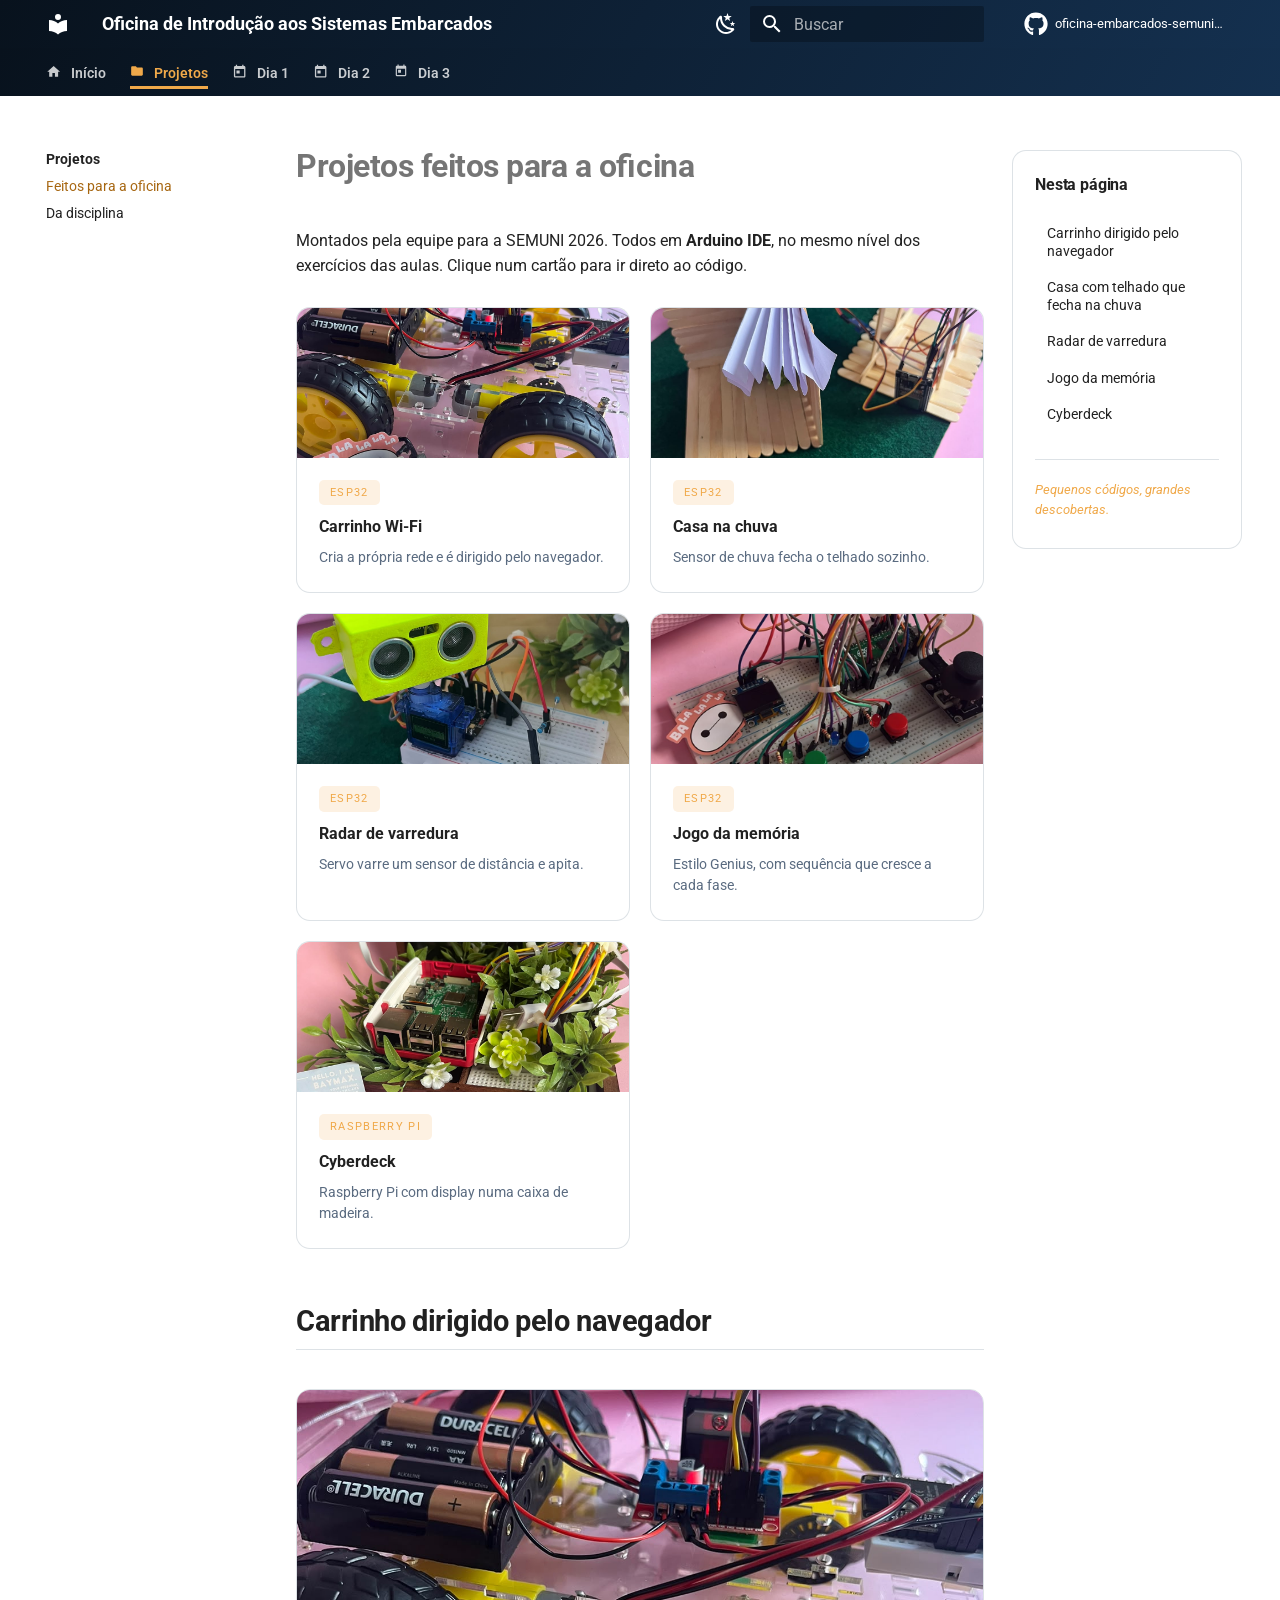
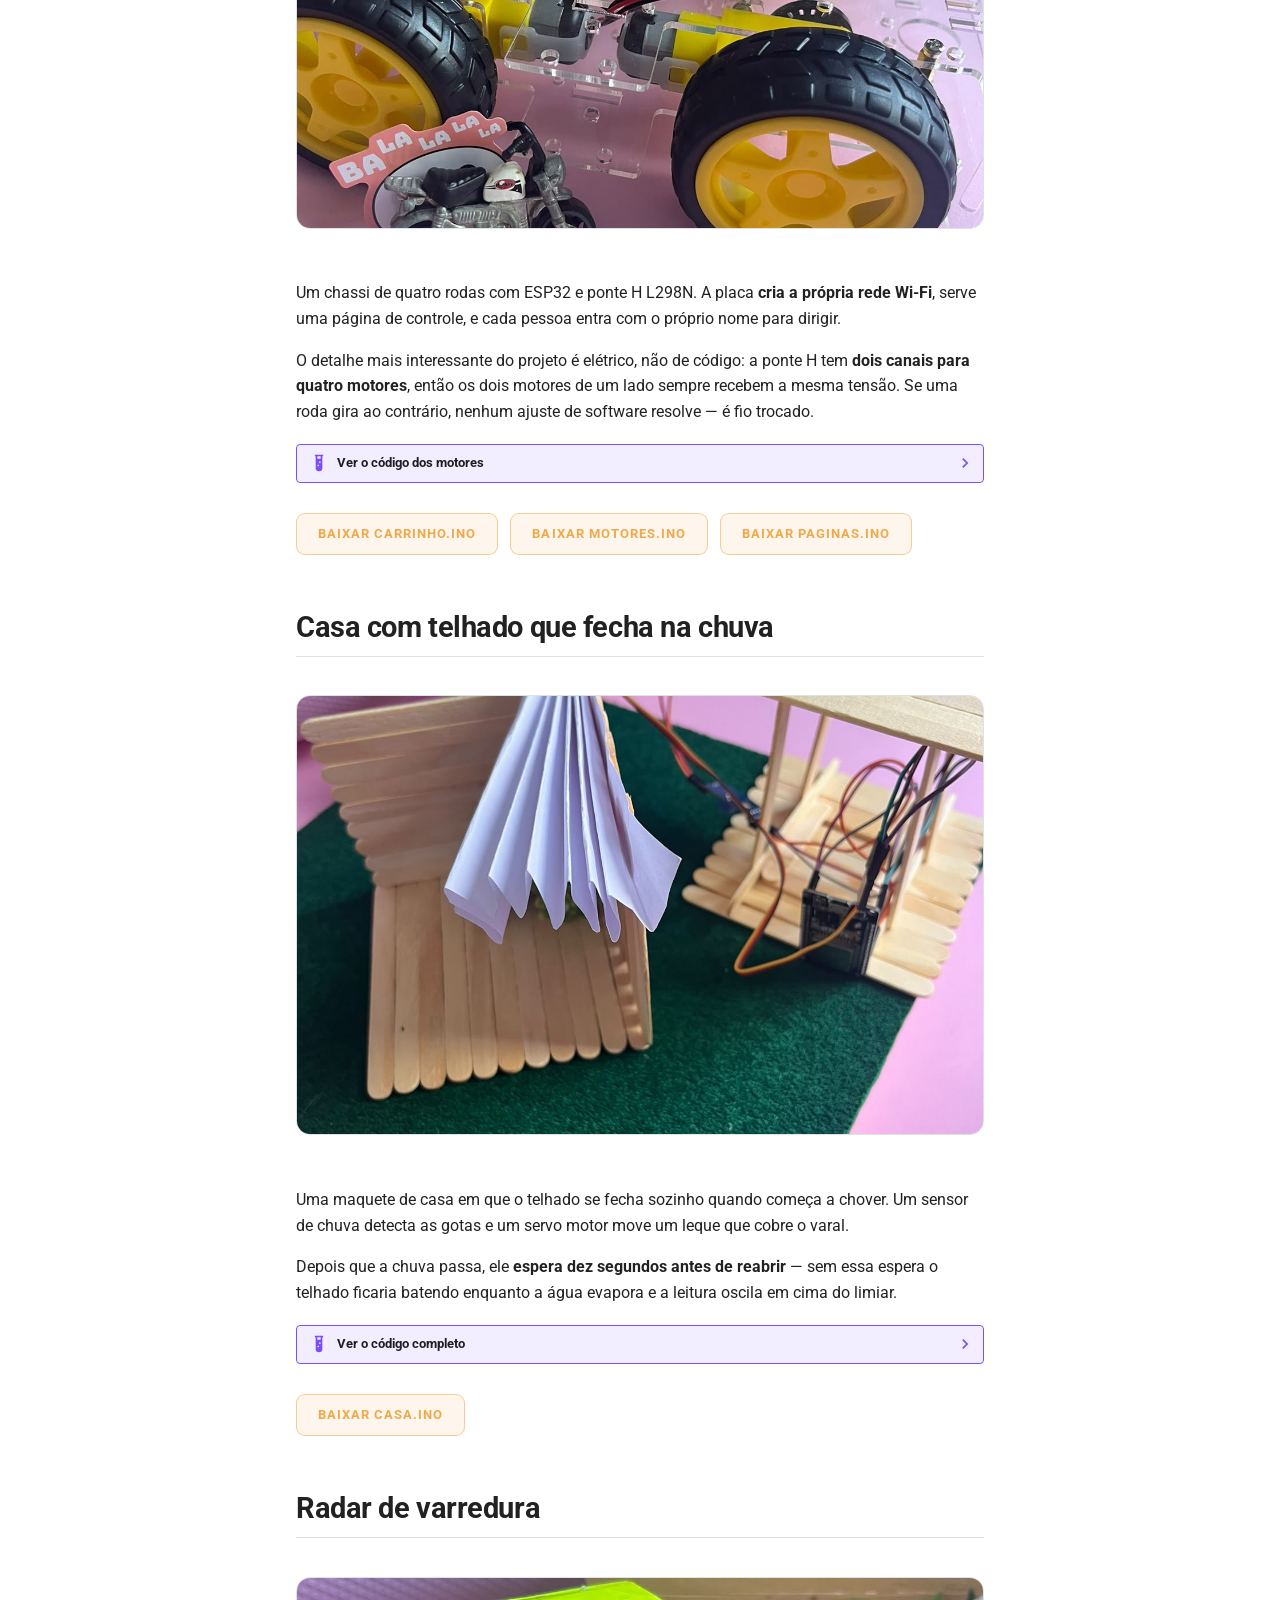
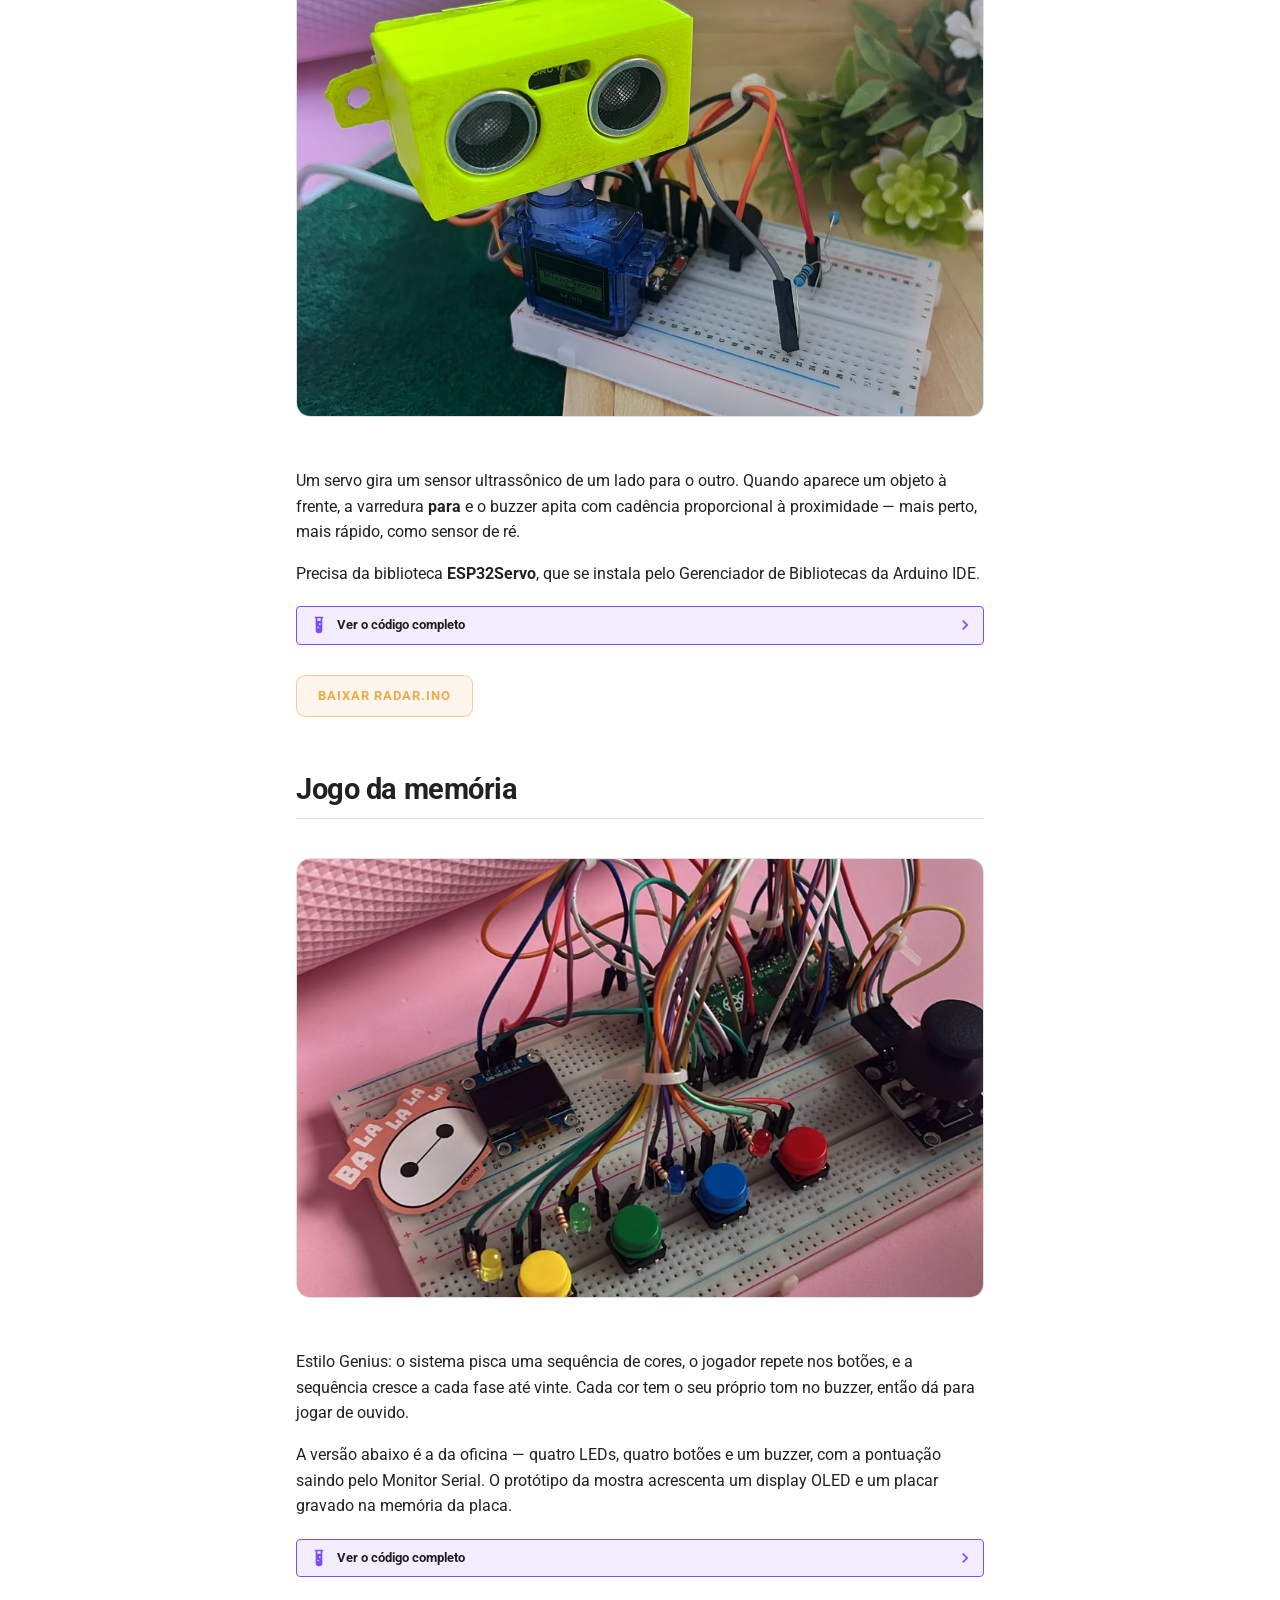
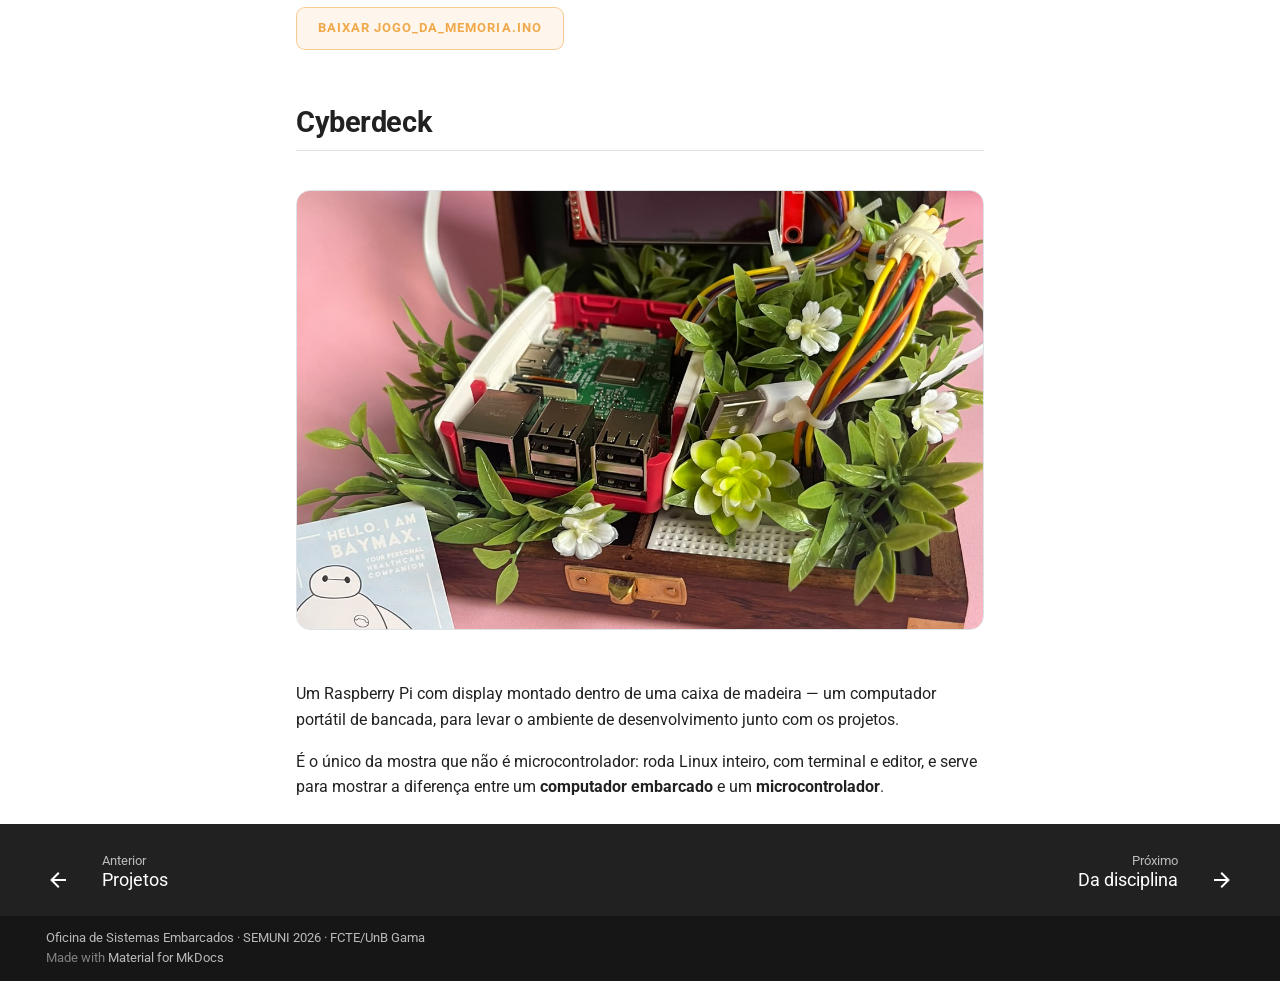
<file: projetos/oficina/index.html>
<!doctype html>
<html lang="pt" class="no-js">
  <head>
    
      <meta charset="utf-8">
      <meta name="viewport" content="width=device-width,initial-scale=1">
      
        <meta name="description" content="SEMUNI 2026 — FCTE/UnB Campus Gama">
      
      
        <meta name="author" content="Genilson Silva de Araújo Júnior">
      
      
        <link rel="canonical" href="https://genilsonjrs.github.io/oficina-embarcados-semuni26/projetos/oficina/">
      
      
        <link rel="prev" href="../">
      
      
        <link rel="next" href="../disciplina/">
      
      
        
      
      
      <link rel="icon" href="../../assets/images/favicon.png">
      <meta name="generator" content="mkdocs-1.6.1, mkdocs-material-9.7.6">
    
    
      
        <title>Feitos para a oficina - Oficina de Introdução aos Sistemas Embarcados</title>
      
    
    
      <link rel="stylesheet" href="../../assets/stylesheets/main.484c7ddc.min.css">
      
        
        <link rel="stylesheet" href="../../assets/stylesheets/palette.ab4e12ef.min.css">
      
      


    
    
      
    
    
      
        
        
        <link rel="preconnect" href="https://fonts.gstatic.com" crossorigin>
        <link rel="stylesheet" href="https://fonts.googleapis.com/css?family=Roboto:300,300i,400,400i,700,700i%7CRoboto+Mono:400,400i,700,700i&display=fallback">
        <style>:root{--md-text-font:"Roboto";--md-code-font:"Roboto Mono"}</style>
      
    
    
      <link rel="stylesheet" href="../../stylesheets/extra.css">
    
    <script>__md_scope=new URL("../..",location),__md_hash=e=>[...e].reduce(((e,_)=>(e<<5)-e+_.charCodeAt(0)),0),__md_get=(e,_=localStorage,t=__md_scope)=>JSON.parse(_.getItem(t.pathname+"."+e)),__md_set=(e,_,t=localStorage,a=__md_scope)=>{try{t.setItem(a.pathname+"."+e,JSON.stringify(_))}catch(e){}}</script>
    
      

    
    
  </head>
  
  
    
    
      
    
    
    
    
    <body dir="ltr" data-md-color-scheme="slate" data-md-color-primary="custom" data-md-color-accent="custom">
  
    
    <input class="md-toggle" data-md-toggle="drawer" type="checkbox" id="__drawer" autocomplete="off">
    <input class="md-toggle" data-md-toggle="search" type="checkbox" id="__search" autocomplete="off">
    <label class="md-overlay" for="__drawer"></label>
    <div data-md-component="skip">
      
        
        <a href="#projetos-feitos-para-a-oficina" class="md-skip">
          Pular para conteúdo
        </a>
      
    </div>
    <div data-md-component="announce">
      
    </div>
    
    
      

<header class="md-header" data-md-component="header">
  <nav class="md-header__inner md-grid" aria-label="Cabeçalho">
    <a href="../.." title="Oficina de Introdução aos Sistemas Embarcados" class="md-header__button md-logo" aria-label="Oficina de Introdução aos Sistemas Embarcados" data-md-component="logo">
      
  
  <svg xmlns="http://www.w3.org/2000/svg" viewBox="0 0 24 24"><path d="M12 8a3 3 0 0 0 3-3 3 3 0 0 0-3-3 3 3 0 0 0-3 3 3 3 0 0 0 3 3m0 3.54C9.64 9.35 6.5 8 3 8v11c3.5 0 6.64 1.35 9 3.54 2.36-2.19 5.5-3.54 9-3.54V8c-3.5 0-6.64 1.35-9 3.54"/></svg>

    </a>
    <label class="md-header__button md-icon" for="__drawer">
      
      <svg xmlns="http://www.w3.org/2000/svg" viewBox="0 0 24 24"><path d="M3 6h18v2H3zm0 5h18v2H3zm0 5h18v2H3z"/></svg>
    </label>
    <div class="md-header__title" data-md-component="header-title">
      <div class="md-header__ellipsis">
        <div class="md-header__topic">
          <span class="md-ellipsis">
            Oficina de Introdução aos Sistemas Embarcados
          </span>
        </div>
        <div class="md-header__topic" data-md-component="header-topic">
          <span class="md-ellipsis">
            
              Feitos para a oficina
            
          </span>
        </div>
      </div>
    </div>
    
      
        <form class="md-header__option" data-md-component="palette">
  
    
    
    
    <input class="md-option" data-md-color-media="(prefers-color-scheme: dark)" data-md-color-scheme="slate" data-md-color-primary="custom" data-md-color-accent="custom"  aria-label="Modo claro"  type="radio" name="__palette" id="__palette_0">
    
      <label class="md-header__button md-icon" title="Modo claro" for="__palette_1" hidden>
        <svg xmlns="http://www.w3.org/2000/svg" viewBox="0 0 24 24"><path d="M12 7a5 5 0 0 1 5 5 5 5 0 0 1-5 5 5 5 0 0 1-5-5 5 5 0 0 1 5-5m0 2a3 3 0 0 0-3 3 3 3 0 0 0 3 3 3 3 0 0 0 3-3 3 3 0 0 0-3-3m0-7 2.39 3.42C13.65 5.15 12.84 5 12 5s-1.65.15-2.39.42zM3.34 7l4.16-.35A7.2 7.2 0 0 0 5.94 8.5c-.44.74-.69 1.5-.83 2.29zm.02 10 1.76-3.77a7.131 7.131 0 0 0 2.38 4.14zM20.65 7l-1.77 3.79a7.02 7.02 0 0 0-2.38-4.15zm-.01 10-4.14.36c.59-.51 1.12-1.14 1.54-1.86.42-.73.69-1.5.83-2.29zM12 22l-2.41-3.44c.74.27 1.55.44 2.41.44.82 0 1.63-.17 2.37-.44z"/></svg>
      </label>
    
  
    
    
    
    <input class="md-option" data-md-color-media="(prefers-color-scheme: light)" data-md-color-scheme="default" data-md-color-primary="custom" data-md-color-accent="custom"  aria-label="Modo escuro"  type="radio" name="__palette" id="__palette_1">
    
      <label class="md-header__button md-icon" title="Modo escuro" for="__palette_0" hidden>
        <svg xmlns="http://www.w3.org/2000/svg" viewBox="0 0 24 24"><path d="m17.75 4.09-2.53 1.94.91 3.06-2.63-1.81-2.63 1.81.91-3.06-2.53-1.94L12.44 4l1.06-3 1.06 3zm3.5 6.91-1.64 1.25.59 1.98-1.7-1.17-1.7 1.17.59-1.98L15.75 11l2.06-.05L18.5 9l.69 1.95zm-2.28 4.95c.83-.08 1.72 1.1 1.19 1.85-.32.45-.66.87-1.08 1.27C15.17 23 8.84 23 4.94 19.07c-3.91-3.9-3.91-10.24 0-14.14.4-.4.82-.76 1.27-1.08.75-.53 1.93.36 1.85 1.19-.27 2.86.69 5.83 2.89 8.02a9.96 9.96 0 0 0 8.02 2.89m-1.64 2.02a12.08 12.08 0 0 1-7.8-3.47c-2.17-2.19-3.33-5-3.49-7.82-2.81 3.14-2.7 7.96.31 10.98 3.02 3.01 7.84 3.12 10.98.31"/></svg>
      </label>
    
  
</form>
      
    
    
      <script>var palette=__md_get("__palette");if(palette&&palette.color){if("(prefers-color-scheme)"===palette.color.media){var media=matchMedia("(prefers-color-scheme: light)"),input=document.querySelector(media.matches?"[data-md-color-media='(prefers-color-scheme: light)']":"[data-md-color-media='(prefers-color-scheme: dark)']");palette.color.media=input.getAttribute("data-md-color-media"),palette.color.scheme=input.getAttribute("data-md-color-scheme"),palette.color.primary=input.getAttribute("data-md-color-primary"),palette.color.accent=input.getAttribute("data-md-color-accent")}for(var[key,value]of Object.entries(palette.color))document.body.setAttribute("data-md-color-"+key,value)}</script>
    
    
    
      
      
        <label class="md-header__button md-icon" for="__search">
          
          <svg xmlns="http://www.w3.org/2000/svg" viewBox="0 0 24 24"><path d="M9.5 3A6.5 6.5 0 0 1 16 9.5c0 1.61-.59 3.09-1.56 4.23l.27.27h.79l5 5-1.5 1.5-5-5v-.79l-.27-.27A6.52 6.52 0 0 1 9.5 16 6.5 6.5 0 0 1 3 9.5 6.5 6.5 0 0 1 9.5 3m0 2C7 5 5 7 5 9.5S7 14 9.5 14 14 12 14 9.5 12 5 9.5 5"/></svg>
        </label>
        <div class="md-search" data-md-component="search" role="dialog">
  <label class="md-search__overlay" for="__search"></label>
  <div class="md-search__inner" role="search">
    <form class="md-search__form" name="search">
      <input type="text" class="md-search__input" name="query" aria-label="Buscar" placeholder="Buscar" autocapitalize="off" autocorrect="off" autocomplete="off" spellcheck="false" data-md-component="search-query" required>
      <label class="md-search__icon md-icon" for="__search">
        
        <svg xmlns="http://www.w3.org/2000/svg" viewBox="0 0 24 24"><path d="M9.5 3A6.5 6.5 0 0 1 16 9.5c0 1.61-.59 3.09-1.56 4.23l.27.27h.79l5 5-1.5 1.5-5-5v-.79l-.27-.27A6.52 6.52 0 0 1 9.5 16 6.5 6.5 0 0 1 3 9.5 6.5 6.5 0 0 1 9.5 3m0 2C7 5 5 7 5 9.5S7 14 9.5 14 14 12 14 9.5 12 5 9.5 5"/></svg>
        
        <svg xmlns="http://www.w3.org/2000/svg" viewBox="0 0 24 24"><path d="M20 11v2H8l5.5 5.5-1.42 1.42L4.16 12l7.92-7.92L13.5 5.5 8 11z"/></svg>
      </label>
      <nav class="md-search__options" aria-label="Pesquisar">
        
        <button type="reset" class="md-search__icon md-icon" title="Limpar" aria-label="Limpar" tabindex="-1">
          
          <svg xmlns="http://www.w3.org/2000/svg" viewBox="0 0 24 24"><path d="M19 6.41 17.59 5 12 10.59 6.41 5 5 6.41 10.59 12 5 17.59 6.41 19 12 13.41 17.59 19 19 17.59 13.41 12z"/></svg>
        </button>
      </nav>
      
        <div class="md-search__suggest" data-md-component="search-suggest"></div>
      
    </form>
    <div class="md-search__output">
      <div class="md-search__scrollwrap" tabindex="0" data-md-scrollfix>
        <div class="md-search-result" data-md-component="search-result">
          <div class="md-search-result__meta">
            Inicializando busca
          </div>
          <ol class="md-search-result__list" role="presentation"></ol>
        </div>
      </div>
    </div>
  </div>
</div>
      
    
    
      <div class="md-header__source">
        <a href="https://github.com/GenilsonJrs/oficina-embarcados-semuni26" title="Ir para repositório" class="md-source" data-md-component="source">
  <div class="md-source__icon md-icon">
    
    <svg xmlns="http://www.w3.org/2000/svg" viewBox="0 0 512 512"><!--! Font Awesome Free 7.1.0 by @fontawesome - https://fontawesome.com License - https://fontawesome.com/license/free (Icons: CC BY 4.0, Fonts: SIL OFL 1.1, Code: MIT License) Copyright 2025 Fonticons, Inc.--><path d="M173.9 397.4c0 2-2.3 3.6-5.2 3.6-3.3.3-5.6-1.3-5.6-3.6 0-2 2.3-3.6 5.2-3.6 3-.3 5.6 1.3 5.6 3.6m-31.1-4.5c-.7 2 1.3 4.3 4.3 4.9 2.6 1 5.6 0 6.2-2s-1.3-4.3-4.3-5.2c-2.6-.7-5.5.3-6.2 2.3m44.2-1.7c-2.9.7-4.9 2.6-4.6 4.9.3 2 2.9 3.3 5.9 2.6 2.9-.7 4.9-2.6 4.6-4.6-.3-1.9-3-3.2-5.9-2.9M252.8 8C114.1 8 8 113.3 8 252c0 110.9 69.8 205.8 169.5 239.2 12.8 2.3 17.3-5.6 17.3-12.1 0-6.2-.3-40.4-.3-61.4 0 0-70 15-84.7-29.8 0 0-11.4-29.1-27.8-36.6 0 0-22.9-15.7 1.6-15.4 0 0 24.9 2 38.6 25.8 21.9 38.6 58.6 27.5 72.9 20.9 2.3-16 8.8-27.1 16-33.7-55.9-6.2-112.3-14.3-112.3-110.5 0-27.5 7.6-41.3 23.6-58.9-2.6-6.5-11.1-33.3 2.6-67.9 20.9-6.5 69 27 69 27 20-5.6 41.5-8.5 62.8-8.5s42.8 2.9 62.8 8.5c0 0 48.1-33.6 69-27 13.7 34.7 5.2 61.4 2.6 67.9 16 17.7 25.8 31.5 25.8 58.9 0 96.5-58.9 104.2-114.8 110.5 9.2 7.9 17 22.9 17 46.4 0 33.7-.3 75.4-.3 83.6 0 6.5 4.6 14.4 17.3 12.1C436.2 457.8 504 362.9 504 252 504 113.3 391.5 8 252.8 8M105.2 352.9c-1.3 1-1 3.3.7 5.2 1.6 1.6 3.9 2.3 5.2 1 1.3-1 1-3.3-.7-5.2-1.6-1.6-3.9-2.3-5.2-1m-10.8-8.1c-.7 1.3.3 2.9 2.3 3.9 1.6 1 3.6.7 4.3-.7.7-1.3-.3-2.9-2.3-3.9-2-.6-3.6-.3-4.3.7m32.4 35.6c-1.6 1.3-1 4.3 1.3 6.2 2.3 2.3 5.2 2.6 6.5 1 1.3-1.3.7-4.3-1.3-6.2-2.2-2.3-5.2-2.6-6.5-1m-11.4-14.7c-1.6 1-1.6 3.6 0 5.9s4.3 3.3 5.6 2.3c1.6-1.3 1.6-3.9 0-6.2-1.4-2.3-4-3.3-5.6-2"/></svg>
  </div>
  <div class="md-source__repository">
    oficina-embarcados-semuni26
  </div>
</a>
      </div>
    
  </nav>
  
</header>
    
    <div class="md-container" data-md-component="container">
      
      
        
          
            
<nav class="md-tabs" aria-label="Abas" data-md-component="tabs">
  <div class="md-grid">
    <ul class="md-tabs__list">
      
        
  
  
  
  
    <li class="md-tabs__item">
      <a href="../.." class="md-tabs__link">
        
  
  
    
  
  Início

      </a>
    </li>
  

      
        
  
  
  
    
  
  
    
    
      <li class="md-tabs__item md-tabs__item--active">
        <a href="../" class="md-tabs__link">
          
  
  
    
  
  Projetos

        </a>
      </li>
    
  

      
        
  
  
  
  
    <li class="md-tabs__item">
      <a href="../../dia-1/" class="md-tabs__link">
        
  
  
    
  
  Dia 1

      </a>
    </li>
  

      
        
  
  
  
  
    <li class="md-tabs__item">
      <a href="../../dia-2/" class="md-tabs__link">
        
  
  
    
  
  Dia 2

      </a>
    </li>
  

      
        
  
  
  
  
    <li class="md-tabs__item">
      <a href="../../dia-3/" class="md-tabs__link">
        
  
  
    
  
  Dia 3

      </a>
    </li>
  

      
    </ul>
  </div>
</nav>
          
        
      
      <main class="md-main" data-md-component="main">
        <div class="md-main__inner md-grid">
          
            
              
              <div class="md-sidebar md-sidebar--primary" data-md-component="sidebar" data-md-type="navigation" >
                <div class="md-sidebar__scrollwrap">
                  <div class="md-sidebar__inner">
                    


  


<nav class="md-nav md-nav--primary md-nav--lifted" aria-label="Navegação" data-md-level="0">
  <label class="md-nav__title" for="__drawer">
    <a href="../.." title="Oficina de Introdução aos Sistemas Embarcados" class="md-nav__button md-logo" aria-label="Oficina de Introdução aos Sistemas Embarcados" data-md-component="logo">
      
  
  <svg xmlns="http://www.w3.org/2000/svg" viewBox="0 0 24 24"><path d="M12 8a3 3 0 0 0 3-3 3 3 0 0 0-3-3 3 3 0 0 0-3 3 3 3 0 0 0 3 3m0 3.54C9.64 9.35 6.5 8 3 8v11c3.5 0 6.64 1.35 9 3.54 2.36-2.19 5.5-3.54 9-3.54V8c-3.5 0-6.64 1.35-9 3.54"/></svg>

    </a>
    Oficina de Introdução aos Sistemas Embarcados
  </label>
  
    <div class="md-nav__source">
      <a href="https://github.com/GenilsonJrs/oficina-embarcados-semuni26" title="Ir para repositório" class="md-source" data-md-component="source">
  <div class="md-source__icon md-icon">
    
    <svg xmlns="http://www.w3.org/2000/svg" viewBox="0 0 512 512"><!--! Font Awesome Free 7.1.0 by @fontawesome - https://fontawesome.com License - https://fontawesome.com/license/free (Icons: CC BY 4.0, Fonts: SIL OFL 1.1, Code: MIT License) Copyright 2025 Fonticons, Inc.--><path d="M173.9 397.4c0 2-2.3 3.6-5.2 3.6-3.3.3-5.6-1.3-5.6-3.6 0-2 2.3-3.6 5.2-3.6 3-.3 5.6 1.3 5.6 3.6m-31.1-4.5c-.7 2 1.3 4.3 4.3 4.9 2.6 1 5.6 0 6.2-2s-1.3-4.3-4.3-5.2c-2.6-.7-5.5.3-6.2 2.3m44.2-1.7c-2.9.7-4.9 2.6-4.6 4.9.3 2 2.9 3.3 5.9 2.6 2.9-.7 4.9-2.6 4.6-4.6-.3-1.9-3-3.2-5.9-2.9M252.8 8C114.1 8 8 113.3 8 252c0 110.9 69.8 205.8 169.5 239.2 12.8 2.3 17.3-5.6 17.3-12.1 0-6.2-.3-40.4-.3-61.4 0 0-70 15-84.7-29.8 0 0-11.4-29.1-27.8-36.6 0 0-22.9-15.7 1.6-15.4 0 0 24.9 2 38.6 25.8 21.9 38.6 58.6 27.5 72.9 20.9 2.3-16 8.8-27.1 16-33.7-55.9-6.2-112.3-14.3-112.3-110.5 0-27.5 7.6-41.3 23.6-58.9-2.6-6.5-11.1-33.3 2.6-67.9 20.9-6.5 69 27 69 27 20-5.6 41.5-8.5 62.8-8.5s42.8 2.9 62.8 8.5c0 0 48.1-33.6 69-27 13.7 34.7 5.2 61.4 2.6 67.9 16 17.7 25.8 31.5 25.8 58.9 0 96.5-58.9 104.2-114.8 110.5 9.2 7.9 17 22.9 17 46.4 0 33.7-.3 75.4-.3 83.6 0 6.5 4.6 14.4 17.3 12.1C436.2 457.8 504 362.9 504 252 504 113.3 391.5 8 252.8 8M105.2 352.9c-1.3 1-1 3.3.7 5.2 1.6 1.6 3.9 2.3 5.2 1 1.3-1 1-3.3-.7-5.2-1.6-1.6-3.9-2.3-5.2-1m-10.8-8.1c-.7 1.3.3 2.9 2.3 3.9 1.6 1 3.6.7 4.3-.7.7-1.3-.3-2.9-2.3-3.9-2-.6-3.6-.3-4.3.7m32.4 35.6c-1.6 1.3-1 4.3 1.3 6.2 2.3 2.3 5.2 2.6 6.5 1 1.3-1.3.7-4.3-1.3-6.2-2.2-2.3-5.2-2.6-6.5-1m-11.4-14.7c-1.6 1-1.6 3.6 0 5.9s4.3 3.3 5.6 2.3c1.6-1.3 1.6-3.9 0-6.2-1.4-2.3-4-3.3-5.6-2"/></svg>
  </div>
  <div class="md-source__repository">
    oficina-embarcados-semuni26
  </div>
</a>
    </div>
  
  <ul class="md-nav__list" data-md-scrollfix>
    
      
      
  
  
  
  
    <li class="md-nav__item">
      <a href="../.." class="md-nav__link">
        
  
  
  <span class="md-ellipsis">
    
  
    Início
  

    
  </span>
  
  

      </a>
    </li>
  

    
      
      
  
  
    
  
  
  
    
    
      
        
          
        
      
        
      
        
      
    
    
    
      
        
        
      
      
        
      
    
    
    <li class="md-nav__item md-nav__item--active md-nav__item--section md-nav__item--nested">
      
        
        
        <input class="md-nav__toggle md-toggle " type="checkbox" id="__nav_2" checked>
        
          
          <div class="md-nav__link md-nav__container">
            <a href="../" class="md-nav__link ">
              
  
  
  <span class="md-ellipsis">
    
  
    Projetos
  

    
  </span>
  
  

            </a>
            
              
              <label class="md-nav__link " for="__nav_2" id="__nav_2_label" tabindex="">
                <span class="md-nav__icon md-icon"></span>
              </label>
            
          </div>
        
        <nav class="md-nav" data-md-level="1" aria-labelledby="__nav_2_label" aria-expanded="true">
          <label class="md-nav__title" for="__nav_2">
            <span class="md-nav__icon md-icon"></span>
            
  
    Projetos
  

          </label>
          <ul class="md-nav__list" data-md-scrollfix>
            
              
            
              
                
  
  
    
  
  
  
    <li class="md-nav__item md-nav__item--active">
      
      <input class="md-nav__toggle md-toggle" type="checkbox" id="__toc">
      
      
        
      
      
        <label class="md-nav__link md-nav__link--active" for="__toc">
          
  
  
  <span class="md-ellipsis">
    
  
    Feitos para a oficina
  

    
  </span>
  
  

          <span class="md-nav__icon md-icon"></span>
        </label>
      
      <a href="./" class="md-nav__link md-nav__link--active">
        
  
  
  <span class="md-ellipsis">
    
  
    Feitos para a oficina
  

    
  </span>
  
  

      </a>
      
        

<nav class="md-nav md-nav--secondary" aria-label="Índice">
  
  
  
    
  
  
    <label class="md-nav__title" for="__toc">
      <span class="md-nav__icon md-icon"></span>
      Índice
    </label>
    <ul class="md-nav__list" data-md-component="toc" data-md-scrollfix>
      
        <li class="md-nav__item">
  <a href="#carrinho-dirigido-pelo-navegador" class="md-nav__link">
    <span class="md-ellipsis">
      
        Carrinho dirigido pelo navegador
      
    </span>
  </a>
  
</li>
      
        <li class="md-nav__item">
  <a href="#casa-com-telhado-que-fecha-na-chuva" class="md-nav__link">
    <span class="md-ellipsis">
      
        Casa com telhado que fecha na chuva
      
    </span>
  </a>
  
</li>
      
        <li class="md-nav__item">
  <a href="#radar-de-varredura" class="md-nav__link">
    <span class="md-ellipsis">
      
        Radar de varredura
      
    </span>
  </a>
  
</li>
      
        <li class="md-nav__item">
  <a href="#jogo-da-memoria" class="md-nav__link">
    <span class="md-ellipsis">
      
        Jogo da memória
      
    </span>
  </a>
  
</li>
      
        <li class="md-nav__item">
  <a href="#cyberdeck" class="md-nav__link">
    <span class="md-ellipsis">
      
        Cyberdeck
      
    </span>
  </a>
  
</li>
      
    </ul>
  
</nav>
      
    </li>
  

              
            
              
                
  
  
  
  
    <li class="md-nav__item">
      <a href="../disciplina/" class="md-nav__link">
        
  
  
  <span class="md-ellipsis">
    
  
    Da disciplina
  

    
  </span>
  
  

      </a>
    </li>
  

              
            
          </ul>
        </nav>
      
    </li>
  

    
      
      
  
  
  
  
    <li class="md-nav__item">
      <a href="../../dia-1/" class="md-nav__link">
        
  
  
  <span class="md-ellipsis">
    
  
    Dia 1
  

    
  </span>
  
  

      </a>
    </li>
  

    
      
      
  
  
  
  
    <li class="md-nav__item">
      <a href="../../dia-2/" class="md-nav__link">
        
  
  
  <span class="md-ellipsis">
    
  
    Dia 2
  

    
  </span>
  
  

      </a>
    </li>
  

    
      
      
  
  
  
  
    <li class="md-nav__item">
      <a href="../../dia-3/" class="md-nav__link">
        
  
  
  <span class="md-ellipsis">
    
  
    Dia 3
  

    
  </span>
  
  

      </a>
    </li>
  

    
  </ul>
</nav>
                  </div>
                </div>
              </div>
            
            
              
              <div class="md-sidebar md-sidebar--secondary" data-md-component="sidebar" data-md-type="toc" >
                <div class="md-sidebar__scrollwrap">
                  <div class="md-sidebar__inner">
                    

<nav class="md-nav md-nav--secondary" aria-label="Índice">
  
  
  
    
  
  
    <label class="md-nav__title" for="__toc">
      <span class="md-nav__icon md-icon"></span>
      Índice
    </label>
    <ul class="md-nav__list" data-md-component="toc" data-md-scrollfix>
      
        <li class="md-nav__item">
  <a href="#carrinho-dirigido-pelo-navegador" class="md-nav__link">
    <span class="md-ellipsis">
      
        Carrinho dirigido pelo navegador
      
    </span>
  </a>
  
</li>
      
        <li class="md-nav__item">
  <a href="#casa-com-telhado-que-fecha-na-chuva" class="md-nav__link">
    <span class="md-ellipsis">
      
        Casa com telhado que fecha na chuva
      
    </span>
  </a>
  
</li>
      
        <li class="md-nav__item">
  <a href="#radar-de-varredura" class="md-nav__link">
    <span class="md-ellipsis">
      
        Radar de varredura
      
    </span>
  </a>
  
</li>
      
        <li class="md-nav__item">
  <a href="#jogo-da-memoria" class="md-nav__link">
    <span class="md-ellipsis">
      
        Jogo da memória
      
    </span>
  </a>
  
</li>
      
        <li class="md-nav__item">
  <a href="#cyberdeck" class="md-nav__link">
    <span class="md-ellipsis">
      
        Cyberdeck
      
    </span>
  </a>
  
</li>
      
    </ul>
  
</nav>
                  </div>
                </div>
              </div>
            
          
          
            <div class="md-content" data-md-component="content">
              
              <article class="md-content__inner md-typeset">
                
                  


  
  


<h1 id="projetos-feitos-para-a-oficina">Projetos feitos para a oficina<a class="headerlink" href="#projetos-feitos-para-a-oficina" title="Permanent link">&para;</a></h1>
<p>Montados pela equipe para a SEMUNI 2026. Todos em <strong>Arduino IDE</strong>, no mesmo nível dos
exercícios das aulas. Clique num cartão para ir direto ao código.</p>
<div class="cartoes" markdown="0">
<a class="cartao" href="#carrinho-dirigido-pelo-navegador"><img src="../../assets/carrinho.jpg" alt="Carrinho Wi-Fi" loading="lazy"><div class="corpo"><span class="marca">ESP32</span><div class="titulo">Carrinho Wi-Fi</div><div class="resumo">Cria a própria rede e é dirigido pelo navegador.</div></div></a>
<a class="cartao" href="#casa-com-telhado-que-fecha-na-chuva"><img src="../../assets/casa-chuva.jpg" alt="Casa na chuva" loading="lazy"><div class="corpo"><span class="marca">ESP32</span><div class="titulo">Casa na chuva</div><div class="resumo">Sensor de chuva fecha o telhado sozinho.</div></div></a>
<a class="cartao" href="#radar-de-varredura"><img src="../../assets/radar.jpg" alt="Radar de varredura" loading="lazy"><div class="corpo"><span class="marca">ESP32</span><div class="titulo">Radar de varredura</div><div class="resumo">Servo varre um sensor de distância e apita.</div></div></a>
<a class="cartao" href="#jogo-da-memoria"><img src="../../assets/jogo-da-memoria.jpg" alt="Jogo da memória" loading="lazy"><div class="corpo"><span class="marca">ESP32</span><div class="titulo">Jogo da memória</div><div class="resumo">Estilo Genius, com sequência que cresce a cada fase.</div></div></a>
<a class="cartao" href="#cyberdeck"><img src="../../assets/cyberdeck.jpg" alt="Cyberdeck" loading="lazy"><div class="corpo"><span class="marca">Raspberry Pi</span><div class="titulo">Cyberdeck</div><div class="resumo">Raspberry Pi com display numa caixa de madeira.</div></div></a>
</div>

<h2 id="carrinho-dirigido-pelo-navegador">Carrinho dirigido pelo navegador<a class="headerlink" href="#carrinho-dirigido-pelo-navegador" title="Permanent link">&para;</a></h2>
<p><img alt="Carrinho Wi-Fi" class="foto-projeto" src="../../assets/carrinho.jpg" /></p>
<p>Um chassi de quatro rodas com ESP32 e ponte H L298N. A placa <strong>cria a própria rede Wi-Fi</strong>,
serve uma página de controle, e cada pessoa entra com o próprio nome para dirigir.</p>
<p>O detalhe mais interessante do projeto é elétrico, não de código: a ponte H tem <strong>dois
canais para quatro motores</strong>, então os dois motores de um lado sempre recebem a mesma
tensão. Se uma roda gira ao contrário, nenhum ajuste de software resolve — é fio trocado.</p>
<details class="example">
<summary>Ver o código dos motores</summary>
<p>Esta é a parte que interessa para quem está começando: só <code>pinMode</code>, <code>analogWrite</code> e
um <code>if</code>. Toda a parte de Wi-Fi fica em outro arquivo.</p>
<div class="highlight"><span class="filename">motores.ino</span><pre><span></span><code><a id="__codelineno-0-1" name="__codelineno-0-1" href="#__codelineno-0-1"></a><span class="kt">int</span><span class="w"> </span><span class="n">dutyEsquerdaFrente</span><span class="w"> </span><span class="o">=</span><span class="w"> </span><span class="mi">0</span><span class="p">;</span>
<a id="__codelineno-0-2" name="__codelineno-0-2" href="#__codelineno-0-2"></a><span class="kt">int</span><span class="w"> </span><span class="n">dutyEsquerdaTras</span><span class="w"> </span><span class="o">=</span><span class="w"> </span><span class="mi">0</span><span class="p">;</span>
<a id="__codelineno-0-3" name="__codelineno-0-3" href="#__codelineno-0-3"></a><span class="kt">int</span><span class="w"> </span><span class="n">dutyDireitaFrente</span><span class="w"> </span><span class="o">=</span><span class="w"> </span><span class="mi">0</span><span class="p">;</span>
<a id="__codelineno-0-4" name="__codelineno-0-4" href="#__codelineno-0-4"></a><span class="kt">int</span><span class="w"> </span><span class="n">dutyDireitaTras</span><span class="w"> </span><span class="o">=</span><span class="w"> </span><span class="mi">0</span><span class="p">;</span>
<a id="__codelineno-0-5" name="__codelineno-0-5" href="#__codelineno-0-5"></a>
<a id="__codelineno-0-6" name="__codelineno-0-6" href="#__codelineno-0-6"></a><span class="kt">void</span><span class="w"> </span><span class="nf">prepararMotores</span><span class="p">()</span><span class="w"> </span><span class="p">{</span>
<a id="__codelineno-0-7" name="__codelineno-0-7" href="#__codelineno-0-7"></a><span class="w">  </span><span class="n">pinMode</span><span class="p">(</span><span class="n">PINO_ESQUERDA_FRENTE</span><span class="p">,</span><span class="w"> </span><span class="n">OUTPUT</span><span class="p">);</span>
<a id="__codelineno-0-8" name="__codelineno-0-8" href="#__codelineno-0-8"></a><span class="w">  </span><span class="n">pinMode</span><span class="p">(</span><span class="n">PINO_ESQUERDA_TRAS</span><span class="p">,</span><span class="w"> </span><span class="n">OUTPUT</span><span class="p">);</span>
<a id="__codelineno-0-9" name="__codelineno-0-9" href="#__codelineno-0-9"></a><span class="w">  </span><span class="n">pinMode</span><span class="p">(</span><span class="n">PINO_DIREITA_FRENTE</span><span class="p">,</span><span class="w"> </span><span class="n">OUTPUT</span><span class="p">);</span>
<a id="__codelineno-0-10" name="__codelineno-0-10" href="#__codelineno-0-10"></a><span class="w">  </span><span class="n">pinMode</span><span class="p">(</span><span class="n">PINO_DIREITA_TRAS</span><span class="p">,</span><span class="w"> </span><span class="n">OUTPUT</span><span class="p">);</span>
<a id="__codelineno-0-11" name="__codelineno-0-11" href="#__codelineno-0-11"></a><span class="p">}</span>
<a id="__codelineno-0-12" name="__codelineno-0-12" href="#__codelineno-0-12"></a>
<a id="__codelineno-0-13" name="__codelineno-0-13" href="#__codelineno-0-13"></a><span class="kt">int</span><span class="w"> </span><span class="nf">forca</span><span class="p">(</span><span class="kt">int</span><span class="w"> </span><span class="n">potencia</span><span class="p">)</span><span class="w"> </span><span class="p">{</span>
<a id="__codelineno-0-14" name="__codelineno-0-14" href="#__codelineno-0-14"></a><span class="w">  </span><span class="k">if</span><span class="w"> </span><span class="p">(</span><span class="n">potencia</span><span class="w"> </span><span class="o">&lt;</span><span class="w"> </span><span class="mi">0</span><span class="p">)</span><span class="w"> </span><span class="p">{</span>
<a id="__codelineno-0-15" name="__codelineno-0-15" href="#__codelineno-0-15"></a><span class="w">    </span><span class="n">potencia</span><span class="w"> </span><span class="o">=</span><span class="w"> </span><span class="mi">0</span><span class="p">;</span>
<a id="__codelineno-0-16" name="__codelineno-0-16" href="#__codelineno-0-16"></a><span class="w">  </span><span class="p">}</span>
<a id="__codelineno-0-17" name="__codelineno-0-17" href="#__codelineno-0-17"></a><span class="w">  </span><span class="k">if</span><span class="w"> </span><span class="p">(</span><span class="n">potencia</span><span class="w"> </span><span class="o">&gt;</span><span class="w"> </span><span class="mi">100</span><span class="p">)</span><span class="w"> </span><span class="p">{</span>
<a id="__codelineno-0-18" name="__codelineno-0-18" href="#__codelineno-0-18"></a><span class="w">    </span><span class="n">potencia</span><span class="w"> </span><span class="o">=</span><span class="w"> </span><span class="mi">100</span><span class="p">;</span>
<a id="__codelineno-0-19" name="__codelineno-0-19" href="#__codelineno-0-19"></a><span class="w">  </span><span class="p">}</span>
<a id="__codelineno-0-20" name="__codelineno-0-20" href="#__codelineno-0-20"></a><span class="w">  </span><span class="k">return</span><span class="w"> </span><span class="n">map</span><span class="p">(</span><span class="n">potencia</span><span class="p">,</span><span class="w"> </span><span class="mi">0</span><span class="p">,</span><span class="w"> </span><span class="mi">100</span><span class="p">,</span><span class="w"> </span><span class="mi">0</span><span class="p">,</span><span class="w"> </span><span class="mi">255</span><span class="p">);</span>
<a id="__codelineno-0-21" name="__codelineno-0-21" href="#__codelineno-0-21"></a><span class="p">}</span>
<a id="__codelineno-0-22" name="__codelineno-0-22" href="#__codelineno-0-22"></a>
<a id="__codelineno-0-23" name="__codelineno-0-23" href="#__codelineno-0-23"></a><span class="kt">void</span><span class="w"> </span><span class="nf">ladoEsquerdo</span><span class="p">(</span><span class="kt">bool</span><span class="w"> </span><span class="n">paraFrente</span><span class="p">,</span><span class="w"> </span><span class="kt">bool</span><span class="w"> </span><span class="n">paraTras</span><span class="p">,</span><span class="w"> </span><span class="kt">int</span><span class="w"> </span><span class="n">potencia</span><span class="p">)</span><span class="w"> </span><span class="p">{</span>
<a id="__codelineno-0-24" name="__codelineno-0-24" href="#__codelineno-0-24"></a><span class="w">  </span><span class="k">if</span><span class="w"> </span><span class="p">(</span><span class="n">INVERTER_LADO_ESQUERDO</span><span class="p">)</span><span class="w"> </span><span class="p">{</span>
<a id="__codelineno-0-25" name="__codelineno-0-25" href="#__codelineno-0-25"></a><span class="w">    </span><span class="kt">bool</span><span class="w"> </span><span class="n">guarda</span><span class="w"> </span><span class="o">=</span><span class="w"> </span><span class="n">paraFrente</span><span class="p">;</span>
<a id="__codelineno-0-26" name="__codelineno-0-26" href="#__codelineno-0-26"></a><span class="w">    </span><span class="n">paraFrente</span><span class="w"> </span><span class="o">=</span><span class="w"> </span><span class="n">paraTras</span><span class="p">;</span>
<a id="__codelineno-0-27" name="__codelineno-0-27" href="#__codelineno-0-27"></a><span class="w">    </span><span class="n">paraTras</span><span class="w"> </span><span class="o">=</span><span class="w"> </span><span class="n">guarda</span><span class="p">;</span>
<a id="__codelineno-0-28" name="__codelineno-0-28" href="#__codelineno-0-28"></a><span class="w">  </span><span class="p">}</span>
<a id="__codelineno-0-29" name="__codelineno-0-29" href="#__codelineno-0-29"></a><span class="w">  </span><span class="n">dutyEsquerdaFrente</span><span class="w"> </span><span class="o">=</span><span class="w"> </span><span class="n">paraFrente</span><span class="w"> </span><span class="o">?</span><span class="w"> </span><span class="n">forca</span><span class="p">(</span><span class="n">potencia</span><span class="p">)</span><span class="w"> </span><span class="o">:</span><span class="w"> </span><span class="mi">0</span><span class="p">;</span>
<a id="__codelineno-0-30" name="__codelineno-0-30" href="#__codelineno-0-30"></a><span class="w">  </span><span class="n">dutyEsquerdaTras</span><span class="w"> </span><span class="o">=</span><span class="w"> </span><span class="n">paraTras</span><span class="w"> </span><span class="o">?</span><span class="w"> </span><span class="n">forca</span><span class="p">(</span><span class="n">potencia</span><span class="p">)</span><span class="w"> </span><span class="o">:</span><span class="w"> </span><span class="mi">0</span><span class="p">;</span>
<a id="__codelineno-0-31" name="__codelineno-0-31" href="#__codelineno-0-31"></a><span class="w">  </span><span class="n">analogWrite</span><span class="p">(</span><span class="n">PINO_ESQUERDA_FRENTE</span><span class="p">,</span><span class="w"> </span><span class="n">dutyEsquerdaFrente</span><span class="p">);</span>
<a id="__codelineno-0-32" name="__codelineno-0-32" href="#__codelineno-0-32"></a><span class="w">  </span><span class="n">analogWrite</span><span class="p">(</span><span class="n">PINO_ESQUERDA_TRAS</span><span class="p">,</span><span class="w"> </span><span class="n">dutyEsquerdaTras</span><span class="p">);</span>
<a id="__codelineno-0-33" name="__codelineno-0-33" href="#__codelineno-0-33"></a><span class="p">}</span>
<a id="__codelineno-0-34" name="__codelineno-0-34" href="#__codelineno-0-34"></a>
<a id="__codelineno-0-35" name="__codelineno-0-35" href="#__codelineno-0-35"></a><span class="kt">void</span><span class="w"> </span><span class="nf">ladoDireito</span><span class="p">(</span><span class="kt">bool</span><span class="w"> </span><span class="n">paraFrente</span><span class="p">,</span><span class="w"> </span><span class="kt">bool</span><span class="w"> </span><span class="n">paraTras</span><span class="p">,</span><span class="w"> </span><span class="kt">int</span><span class="w"> </span><span class="n">potencia</span><span class="p">)</span><span class="w"> </span><span class="p">{</span>
<a id="__codelineno-0-36" name="__codelineno-0-36" href="#__codelineno-0-36"></a><span class="w">  </span><span class="k">if</span><span class="w"> </span><span class="p">(</span><span class="n">INVERTER_LADO_DIREITO</span><span class="p">)</span><span class="w"> </span><span class="p">{</span>
<a id="__codelineno-0-37" name="__codelineno-0-37" href="#__codelineno-0-37"></a><span class="w">    </span><span class="kt">bool</span><span class="w"> </span><span class="n">guarda</span><span class="w"> </span><span class="o">=</span><span class="w"> </span><span class="n">paraFrente</span><span class="p">;</span>
<a id="__codelineno-0-38" name="__codelineno-0-38" href="#__codelineno-0-38"></a><span class="w">    </span><span class="n">paraFrente</span><span class="w"> </span><span class="o">=</span><span class="w"> </span><span class="n">paraTras</span><span class="p">;</span>
<a id="__codelineno-0-39" name="__codelineno-0-39" href="#__codelineno-0-39"></a><span class="w">    </span><span class="n">paraTras</span><span class="w"> </span><span class="o">=</span><span class="w"> </span><span class="n">guarda</span><span class="p">;</span>
<a id="__codelineno-0-40" name="__codelineno-0-40" href="#__codelineno-0-40"></a><span class="w">  </span><span class="p">}</span>
<a id="__codelineno-0-41" name="__codelineno-0-41" href="#__codelineno-0-41"></a><span class="w">  </span><span class="n">dutyDireitaFrente</span><span class="w"> </span><span class="o">=</span><span class="w"> </span><span class="n">paraFrente</span><span class="w"> </span><span class="o">?</span><span class="w"> </span><span class="n">forca</span><span class="p">(</span><span class="n">potencia</span><span class="p">)</span><span class="w"> </span><span class="o">:</span><span class="w"> </span><span class="mi">0</span><span class="p">;</span>
<a id="__codelineno-0-42" name="__codelineno-0-42" href="#__codelineno-0-42"></a><span class="w">  </span><span class="n">dutyDireitaTras</span><span class="w"> </span><span class="o">=</span><span class="w"> </span><span class="n">paraTras</span><span class="w"> </span><span class="o">?</span><span class="w"> </span><span class="n">forca</span><span class="p">(</span><span class="n">potencia</span><span class="p">)</span><span class="w"> </span><span class="o">:</span><span class="w"> </span><span class="mi">0</span><span class="p">;</span>
<a id="__codelineno-0-43" name="__codelineno-0-43" href="#__codelineno-0-43"></a><span class="w">  </span><span class="n">analogWrite</span><span class="p">(</span><span class="n">PINO_DIREITA_FRENTE</span><span class="p">,</span><span class="w"> </span><span class="n">dutyDireitaFrente</span><span class="p">);</span>
<a id="__codelineno-0-44" name="__codelineno-0-44" href="#__codelineno-0-44"></a><span class="w">  </span><span class="n">analogWrite</span><span class="p">(</span><span class="n">PINO_DIREITA_TRAS</span><span class="p">,</span><span class="w"> </span><span class="n">dutyDireitaTras</span><span class="p">);</span>
<a id="__codelineno-0-45" name="__codelineno-0-45" href="#__codelineno-0-45"></a><span class="p">}</span>
<a id="__codelineno-0-46" name="__codelineno-0-46" href="#__codelineno-0-46"></a>
<a id="__codelineno-0-47" name="__codelineno-0-47" href="#__codelineno-0-47"></a><span class="kt">void</span><span class="w"> </span><span class="nf">frente</span><span class="p">()</span><span class="w"> </span><span class="p">{</span>
<a id="__codelineno-0-48" name="__codelineno-0-48" href="#__codelineno-0-48"></a><span class="w">  </span><span class="n">ladoEsquerdo</span><span class="p">(</span><span class="nb">true</span><span class="p">,</span><span class="w"> </span><span class="nb">false</span><span class="p">,</span><span class="w"> </span><span class="n">POTENCIA</span><span class="p">);</span>
<a id="__codelineno-0-49" name="__codelineno-0-49" href="#__codelineno-0-49"></a><span class="w">  </span><span class="n">ladoDireito</span><span class="p">(</span><span class="nb">true</span><span class="p">,</span><span class="w"> </span><span class="nb">false</span><span class="p">,</span><span class="w"> </span><span class="n">POTENCIA</span><span class="p">);</span>
<a id="__codelineno-0-50" name="__codelineno-0-50" href="#__codelineno-0-50"></a><span class="p">}</span>
<a id="__codelineno-0-51" name="__codelineno-0-51" href="#__codelineno-0-51"></a>
<a id="__codelineno-0-52" name="__codelineno-0-52" href="#__codelineno-0-52"></a><span class="kt">void</span><span class="w"> </span><span class="nf">tras</span><span class="p">()</span><span class="w"> </span><span class="p">{</span>
<a id="__codelineno-0-53" name="__codelineno-0-53" href="#__codelineno-0-53"></a><span class="w">  </span><span class="n">ladoEsquerdo</span><span class="p">(</span><span class="nb">false</span><span class="p">,</span><span class="w"> </span><span class="nb">true</span><span class="p">,</span><span class="w"> </span><span class="n">POTENCIA</span><span class="p">);</span>
<a id="__codelineno-0-54" name="__codelineno-0-54" href="#__codelineno-0-54"></a><span class="w">  </span><span class="n">ladoDireito</span><span class="p">(</span><span class="nb">false</span><span class="p">,</span><span class="w"> </span><span class="nb">true</span><span class="p">,</span><span class="w"> </span><span class="n">POTENCIA</span><span class="p">);</span>
<a id="__codelineno-0-55" name="__codelineno-0-55" href="#__codelineno-0-55"></a><span class="p">}</span>
<a id="__codelineno-0-56" name="__codelineno-0-56" href="#__codelineno-0-56"></a>
<a id="__codelineno-0-57" name="__codelineno-0-57" href="#__codelineno-0-57"></a><span class="kt">void</span><span class="w"> </span><span class="nf">esquerda</span><span class="p">()</span><span class="w"> </span><span class="p">{</span>
<a id="__codelineno-0-58" name="__codelineno-0-58" href="#__codelineno-0-58"></a><span class="w">  </span><span class="n">ladoEsquerdo</span><span class="p">(</span><span class="nb">false</span><span class="p">,</span><span class="w"> </span><span class="nb">true</span><span class="p">,</span><span class="w"> </span><span class="n">POTENCIA_DA_CURVA</span><span class="p">);</span>
<a id="__codelineno-0-59" name="__codelineno-0-59" href="#__codelineno-0-59"></a><span class="w">  </span><span class="n">ladoDireito</span><span class="p">(</span><span class="nb">true</span><span class="p">,</span><span class="w"> </span><span class="nb">false</span><span class="p">,</span><span class="w"> </span><span class="n">POTENCIA_DA_CURVA</span><span class="p">);</span>
<a id="__codelineno-0-60" name="__codelineno-0-60" href="#__codelineno-0-60"></a><span class="p">}</span>
<a id="__codelineno-0-61" name="__codelineno-0-61" href="#__codelineno-0-61"></a>
<a id="__codelineno-0-62" name="__codelineno-0-62" href="#__codelineno-0-62"></a><span class="kt">void</span><span class="w"> </span><span class="nf">direita</span><span class="p">()</span><span class="w"> </span><span class="p">{</span>
<a id="__codelineno-0-63" name="__codelineno-0-63" href="#__codelineno-0-63"></a><span class="w">  </span><span class="n">ladoEsquerdo</span><span class="p">(</span><span class="nb">true</span><span class="p">,</span><span class="w"> </span><span class="nb">false</span><span class="p">,</span><span class="w"> </span><span class="n">POTENCIA_DA_CURVA</span><span class="p">);</span>
<a id="__codelineno-0-64" name="__codelineno-0-64" href="#__codelineno-0-64"></a><span class="w">  </span><span class="n">ladoDireito</span><span class="p">(</span><span class="nb">false</span><span class="p">,</span><span class="w"> </span><span class="nb">true</span><span class="p">,</span><span class="w"> </span><span class="n">POTENCIA_DA_CURVA</span><span class="p">);</span>
<a id="__codelineno-0-65" name="__codelineno-0-65" href="#__codelineno-0-65"></a><span class="p">}</span>
<a id="__codelineno-0-66" name="__codelineno-0-66" href="#__codelineno-0-66"></a>
<a id="__codelineno-0-67" name="__codelineno-0-67" href="#__codelineno-0-67"></a><span class="kt">void</span><span class="w"> </span><span class="nf">parar</span><span class="p">()</span><span class="w"> </span><span class="p">{</span>
<a id="__codelineno-0-68" name="__codelineno-0-68" href="#__codelineno-0-68"></a><span class="w">  </span><span class="n">ladoEsquerdo</span><span class="p">(</span><span class="nb">false</span><span class="p">,</span><span class="w"> </span><span class="nb">false</span><span class="p">,</span><span class="w"> </span><span class="mi">0</span><span class="p">);</span>
<a id="__codelineno-0-69" name="__codelineno-0-69" href="#__codelineno-0-69"></a><span class="w">  </span><span class="n">ladoDireito</span><span class="p">(</span><span class="nb">false</span><span class="p">,</span><span class="w"> </span><span class="nb">false</span><span class="p">,</span><span class="w"> </span><span class="mi">0</span><span class="p">);</span>
<a id="__codelineno-0-70" name="__codelineno-0-70" href="#__codelineno-0-70"></a><span class="p">}</span>
<a id="__codelineno-0-71" name="__codelineno-0-71" href="#__codelineno-0-71"></a>
<a id="__codelineno-0-72" name="__codelineno-0-72" href="#__codelineno-0-72"></a><span class="kt">bool</span><span class="w"> </span><span class="nf">executar</span><span class="p">(</span><span class="n">String</span><span class="w"> </span><span class="n">acao</span><span class="p">)</span><span class="w"> </span><span class="p">{</span>
<a id="__codelineno-0-73" name="__codelineno-0-73" href="#__codelineno-0-73"></a><span class="w">  </span><span class="k">if</span><span class="w"> </span><span class="p">(</span><span class="n">acao</span><span class="w"> </span><span class="o">==</span><span class="w"> </span><span class="s">"frente"</span><span class="p">)</span><span class="w"> </span><span class="p">{</span>
<a id="__codelineno-0-74" name="__codelineno-0-74" href="#__codelineno-0-74"></a><span class="w">    </span><span class="n">frente</span><span class="p">();</span>
<a id="__codelineno-0-75" name="__codelineno-0-75" href="#__codelineno-0-75"></a><span class="w">    </span><span class="k">return</span><span class="w"> </span><span class="nb">true</span><span class="p">;</span>
<a id="__codelineno-0-76" name="__codelineno-0-76" href="#__codelineno-0-76"></a><span class="w">  </span><span class="p">}</span>
<a id="__codelineno-0-77" name="__codelineno-0-77" href="#__codelineno-0-77"></a><span class="w">  </span><span class="k">if</span><span class="w"> </span><span class="p">(</span><span class="n">acao</span><span class="w"> </span><span class="o">==</span><span class="w"> </span><span class="s">"tras"</span><span class="p">)</span><span class="w"> </span><span class="p">{</span>
<a id="__codelineno-0-78" name="__codelineno-0-78" href="#__codelineno-0-78"></a><span class="w">    </span><span class="n">tras</span><span class="p">();</span>
<a id="__codelineno-0-79" name="__codelineno-0-79" href="#__codelineno-0-79"></a><span class="w">    </span><span class="k">return</span><span class="w"> </span><span class="nb">true</span><span class="p">;</span>
<a id="__codelineno-0-80" name="__codelineno-0-80" href="#__codelineno-0-80"></a><span class="w">  </span><span class="p">}</span>
<a id="__codelineno-0-81" name="__codelineno-0-81" href="#__codelineno-0-81"></a><span class="w">  </span><span class="k">if</span><span class="w"> </span><span class="p">(</span><span class="n">acao</span><span class="w"> </span><span class="o">==</span><span class="w"> </span><span class="s">"esquerda"</span><span class="p">)</span><span class="w"> </span><span class="p">{</span>
<a id="__codelineno-0-82" name="__codelineno-0-82" href="#__codelineno-0-82"></a><span class="w">    </span><span class="n">esquerda</span><span class="p">();</span>
<a id="__codelineno-0-83" name="__codelineno-0-83" href="#__codelineno-0-83"></a><span class="w">    </span><span class="k">return</span><span class="w"> </span><span class="nb">true</span><span class="p">;</span>
<a id="__codelineno-0-84" name="__codelineno-0-84" href="#__codelineno-0-84"></a><span class="w">  </span><span class="p">}</span>
<a id="__codelineno-0-85" name="__codelineno-0-85" href="#__codelineno-0-85"></a><span class="w">  </span><span class="k">if</span><span class="w"> </span><span class="p">(</span><span class="n">acao</span><span class="w"> </span><span class="o">==</span><span class="w"> </span><span class="s">"direita"</span><span class="p">)</span><span class="w"> </span><span class="p">{</span>
<a id="__codelineno-0-86" name="__codelineno-0-86" href="#__codelineno-0-86"></a><span class="w">    </span><span class="n">direita</span><span class="p">();</span>
<a id="__codelineno-0-87" name="__codelineno-0-87" href="#__codelineno-0-87"></a><span class="w">    </span><span class="k">return</span><span class="w"> </span><span class="nb">true</span><span class="p">;</span>
<a id="__codelineno-0-88" name="__codelineno-0-88" href="#__codelineno-0-88"></a><span class="w">  </span><span class="p">}</span>
<a id="__codelineno-0-89" name="__codelineno-0-89" href="#__codelineno-0-89"></a><span class="w">  </span><span class="k">if</span><span class="w"> </span><span class="p">(</span><span class="n">acao</span><span class="w"> </span><span class="o">==</span><span class="w"> </span><span class="s">"parar"</span><span class="p">)</span><span class="w"> </span><span class="p">{</span>
<a id="__codelineno-0-90" name="__codelineno-0-90" href="#__codelineno-0-90"></a><span class="w">    </span><span class="n">parar</span><span class="p">();</span>
<a id="__codelineno-0-91" name="__codelineno-0-91" href="#__codelineno-0-91"></a><span class="w">    </span><span class="k">return</span><span class="w"> </span><span class="nb">true</span><span class="p">;</span>
<a id="__codelineno-0-92" name="__codelineno-0-92" href="#__codelineno-0-92"></a><span class="w">  </span><span class="p">}</span>
<a id="__codelineno-0-93" name="__codelineno-0-93" href="#__codelineno-0-93"></a><span class="w">  </span><span class="k">return</span><span class="w"> </span><span class="nb">false</span><span class="p">;</span>
<a id="__codelineno-0-94" name="__codelineno-0-94" href="#__codelineno-0-94"></a><span class="p">}</span>
</code></pre></div>
</details>
<p><a class="baixar" download="download" href="../../codigo/carrinho-wifi/carrinho.ino">Baixar carrinho.ino</a>
<a class="baixar" download="download" href="../../codigo/carrinho-wifi/motores.ino">Baixar motores.ino</a>
<a class="baixar" download="download" href="../../codigo/carrinho-wifi/paginas.ino">Baixar paginas.ino</a></p>
<h2 id="casa-com-telhado-que-fecha-na-chuva">Casa com telhado que fecha na chuva<a class="headerlink" href="#casa-com-telhado-que-fecha-na-chuva" title="Permanent link">&para;</a></h2>
<p><img alt="Casa com telhado automático" class="foto-projeto" src="../../assets/casa-chuva.jpg" /></p>
<p>Uma maquete de casa em que o telhado se fecha sozinho quando começa a chover. Um sensor de
chuva detecta as gotas e um servo motor move um leque que cobre o varal.</p>
<p>Depois que a chuva passa, ele <strong>espera dez segundos antes de reabrir</strong> — sem essa espera o
telhado ficaria batendo enquanto a água evapora e a leitura oscila em cima do limiar.</p>
<details class="example">
<summary>Ver o código completo</summary>
<div class="highlight"><span class="filename">casa.ino</span><pre><span></span><code><a id="__codelineno-1-1" name="__codelineno-1-1" href="#__codelineno-1-1"></a><span class="k">const</span><span class="w"> </span><span class="kt">int</span><span class="w"> </span><span class="n">PINO_DO_SERVO</span><span class="w"> </span><span class="o">=</span><span class="w"> </span><span class="mi">13</span><span class="p">;</span>
<a id="__codelineno-1-2" name="__codelineno-1-2" href="#__codelineno-1-2"></a><span class="k">const</span><span class="w"> </span><span class="kt">int</span><span class="w"> </span><span class="n">PINO_DO_SENSOR</span><span class="w"> </span><span class="o">=</span><span class="w"> </span><span class="mi">34</span><span class="p">;</span>
<a id="__codelineno-1-3" name="__codelineno-1-3" href="#__codelineno-1-3"></a>
<a id="__codelineno-1-4" name="__codelineno-1-4" href="#__codelineno-1-4"></a><span class="k">const</span><span class="w"> </span><span class="kt">int</span><span class="w"> </span><span class="n">ANGULO_SEM_CHUVA</span><span class="w"> </span><span class="o">=</span><span class="w"> </span><span class="mi">62</span><span class="p">;</span>
<a id="__codelineno-1-5" name="__codelineno-1-5" href="#__codelineno-1-5"></a><span class="k">const</span><span class="w"> </span><span class="kt">int</span><span class="w"> </span><span class="n">ANGULO_COM_CHUVA</span><span class="w"> </span><span class="o">=</span><span class="w"> </span><span class="mi">0</span><span class="p">;</span>
<a id="__codelineno-1-6" name="__codelineno-1-6" href="#__codelineno-1-6"></a>
<a id="__codelineno-1-7" name="__codelineno-1-7" href="#__codelineno-1-7"></a><span class="k">const</span><span class="w"> </span><span class="kt">int</span><span class="w"> </span><span class="n">LIMIAR_CHUVA</span><span class="w"> </span><span class="o">=</span><span class="w"> </span><span class="mi">3600</span><span class="p">;</span>
<a id="__codelineno-1-8" name="__codelineno-1-8" href="#__codelineno-1-8"></a><span class="k">const</span><span class="w"> </span><span class="kt">int</span><span class="w"> </span><span class="n">LIMIAR_SECO</span><span class="w"> </span><span class="o">=</span><span class="w"> </span><span class="mi">3950</span><span class="p">;</span>
<a id="__codelineno-1-9" name="__codelineno-1-9" href="#__codelineno-1-9"></a>
<a id="__codelineno-1-10" name="__codelineno-1-10" href="#__codelineno-1-10"></a><span class="k">const</span><span class="w"> </span><span class="kt">unsigned</span><span class="w"> </span><span class="kt">long</span><span class="w"> </span><span class="n">ESPERA_PARA_ABRIR_MS</span><span class="w"> </span><span class="o">=</span><span class="w"> </span><span class="mi">10000</span><span class="p">;</span>
<a id="__codelineno-1-11" name="__codelineno-1-11" href="#__codelineno-1-11"></a><span class="k">const</span><span class="w"> </span><span class="kt">int</span><span class="w"> </span><span class="n">MS_POR_GRAU</span><span class="w"> </span><span class="o">=</span><span class="w"> </span><span class="mi">40</span><span class="p">;</span>
<a id="__codelineno-1-12" name="__codelineno-1-12" href="#__codelineno-1-12"></a>
<a id="__codelineno-1-13" name="__codelineno-1-13" href="#__codelineno-1-13"></a><span class="k">const</span><span class="w"> </span><span class="kt">int</span><span class="w"> </span><span class="n">PULSO_MINIMO</span><span class="w"> </span><span class="o">=</span><span class="w"> </span><span class="mi">500</span><span class="p">;</span>
<a id="__codelineno-1-14" name="__codelineno-1-14" href="#__codelineno-1-14"></a><span class="k">const</span><span class="w"> </span><span class="kt">int</span><span class="w"> </span><span class="n">PULSO_MAXIMO</span><span class="w"> </span><span class="o">=</span><span class="w"> </span><span class="mi">2400</span><span class="p">;</span>
<a id="__codelineno-1-15" name="__codelineno-1-15" href="#__codelineno-1-15"></a><span class="k">const</span><span class="w"> </span><span class="kt">int</span><span class="w"> </span><span class="n">FREQUENCIA</span><span class="w"> </span><span class="o">=</span><span class="w"> </span><span class="mi">50</span><span class="p">;</span>
<a id="__codelineno-1-16" name="__codelineno-1-16" href="#__codelineno-1-16"></a><span class="k">const</span><span class="w"> </span><span class="kt">int</span><span class="w"> </span><span class="n">RESOLUCAO</span><span class="w"> </span><span class="o">=</span><span class="w"> </span><span class="mi">16</span><span class="p">;</span>
<a id="__codelineno-1-17" name="__codelineno-1-17" href="#__codelineno-1-17"></a><span class="k">const</span><span class="w"> </span><span class="kt">int</span><span class="w"> </span><span class="n">AMOSTRAS</span><span class="w"> </span><span class="o">=</span><span class="w"> </span><span class="mi">15</span><span class="p">;</span>
<a id="__codelineno-1-18" name="__codelineno-1-18" href="#__codelineno-1-18"></a><span class="k">const</span><span class="w"> </span><span class="kt">int</span><span class="w"> </span><span class="n">CONFIRMACOES</span><span class="w"> </span><span class="o">=</span><span class="w"> </span><span class="mi">5</span><span class="p">;</span>
<a id="__codelineno-1-19" name="__codelineno-1-19" href="#__codelineno-1-19"></a><span class="k">const</span><span class="w"> </span><span class="kt">unsigned</span><span class="w"> </span><span class="kt">long</span><span class="w"> </span><span class="n">INTERVALO_DA_LEITURA_MS</span><span class="w"> </span><span class="o">=</span><span class="w"> </span><span class="mi">200</span><span class="p">;</span>
<a id="__codelineno-1-20" name="__codelineno-1-20" href="#__codelineno-1-20"></a>
<a id="__codelineno-1-21" name="__codelineno-1-21" href="#__codelineno-1-21"></a><span class="kt">int</span><span class="w"> </span><span class="n">anguloAtual</span><span class="w"> </span><span class="o">=</span><span class="w"> </span><span class="mi">-1</span><span class="p">;</span>
<a id="__codelineno-1-22" name="__codelineno-1-22" href="#__codelineno-1-22"></a><span class="kt">int</span><span class="w"> </span><span class="n">votosMolhado</span><span class="w"> </span><span class="o">=</span><span class="w"> </span><span class="mi">0</span><span class="p">;</span>
<a id="__codelineno-1-23" name="__codelineno-1-23" href="#__codelineno-1-23"></a><span class="kt">int</span><span class="w"> </span><span class="n">votosSeco</span><span class="w"> </span><span class="o">=</span><span class="w"> </span><span class="mi">0</span><span class="p">;</span>
<a id="__codelineno-1-24" name="__codelineno-1-24" href="#__codelineno-1-24"></a><span class="kt">bool</span><span class="w"> </span><span class="n">estaChovendo</span><span class="w"> </span><span class="o">=</span><span class="w"> </span><span class="nb">false</span><span class="p">;</span>
<a id="__codelineno-1-25" name="__codelineno-1-25" href="#__codelineno-1-25"></a><span class="kt">bool</span><span class="w"> </span><span class="n">naPosicaoDeChuva</span><span class="w"> </span><span class="o">=</span><span class="w"> </span><span class="nb">false</span><span class="p">;</span>
<a id="__codelineno-1-26" name="__codelineno-1-26" href="#__codelineno-1-26"></a><span class="kt">unsigned</span><span class="w"> </span><span class="kt">long</span><span class="w"> </span><span class="n">secouDesde</span><span class="w"> </span><span class="o">=</span><span class="w"> </span><span class="mi">0</span><span class="p">;</span>
<a id="__codelineno-1-27" name="__codelineno-1-27" href="#__codelineno-1-27"></a><span class="kt">unsigned</span><span class="w"> </span><span class="kt">long</span><span class="w"> </span><span class="n">ultimaLeitura</span><span class="w"> </span><span class="o">=</span><span class="w"> </span><span class="mi">0</span><span class="p">;</span>
<a id="__codelineno-1-28" name="__codelineno-1-28" href="#__codelineno-1-28"></a>
<a id="__codelineno-1-29" name="__codelineno-1-29" href="#__codelineno-1-29"></a><span class="kt">int</span><span class="w"> </span><span class="nf">dutyDoAngulo</span><span class="p">(</span><span class="kt">int</span><span class="w"> </span><span class="n">angulo</span><span class="p">)</span><span class="w"> </span><span class="p">{</span>
<a id="__codelineno-1-30" name="__codelineno-1-30" href="#__codelineno-1-30"></a><span class="w">  </span><span class="kt">long</span><span class="w"> </span><span class="n">pulso</span><span class="w"> </span><span class="o">=</span><span class="w"> </span><span class="n">map</span><span class="p">(</span><span class="n">angulo</span><span class="p">,</span><span class="w"> </span><span class="mi">0</span><span class="p">,</span><span class="w"> </span><span class="mi">180</span><span class="p">,</span><span class="w"> </span><span class="n">PULSO_MINIMO</span><span class="p">,</span><span class="w"> </span><span class="n">PULSO_MAXIMO</span><span class="p">);</span>
<a id="__codelineno-1-31" name="__codelineno-1-31" href="#__codelineno-1-31"></a><span class="w">  </span><span class="kt">long</span><span class="w"> </span><span class="n">periodo</span><span class="w"> </span><span class="o">=</span><span class="w"> </span><span class="mf">1000000L</span><span class="w"> </span><span class="o">/</span><span class="w"> </span><span class="n">FREQUENCIA</span><span class="p">;</span>
<a id="__codelineno-1-32" name="__codelineno-1-32" href="#__codelineno-1-32"></a><span class="w">  </span><span class="k">return</span><span class="w"> </span><span class="n">pulso</span><span class="w"> </span><span class="o">*</span><span class="w"> </span><span class="p">((</span><span class="mf">1L</span><span class="w"> </span><span class="o">&lt;&lt;</span><span class="w"> </span><span class="n">RESOLUCAO</span><span class="p">)</span><span class="w"> </span><span class="o">-</span><span class="w"> </span><span class="mi">1</span><span class="p">)</span><span class="w"> </span><span class="o">/</span><span class="w"> </span><span class="n">periodo</span><span class="p">;</span>
<a id="__codelineno-1-33" name="__codelineno-1-33" href="#__codelineno-1-33"></a><span class="p">}</span>
<a id="__codelineno-1-34" name="__codelineno-1-34" href="#__codelineno-1-34"></a>
<a id="__codelineno-1-35" name="__codelineno-1-35" href="#__codelineno-1-35"></a><span class="kt">int</span><span class="w"> </span><span class="nf">dentroDoCurso</span><span class="p">(</span><span class="kt">int</span><span class="w"> </span><span class="n">angulo</span><span class="p">)</span><span class="w"> </span><span class="p">{</span>
<a id="__codelineno-1-36" name="__codelineno-1-36" href="#__codelineno-1-36"></a><span class="w">  </span><span class="kt">int</span><span class="w"> </span><span class="n">menor</span><span class="w"> </span><span class="o">=</span><span class="w"> </span><span class="n">min</span><span class="p">(</span><span class="n">ANGULO_SEM_CHUVA</span><span class="p">,</span><span class="w"> </span><span class="n">ANGULO_COM_CHUVA</span><span class="p">);</span>
<a id="__codelineno-1-37" name="__codelineno-1-37" href="#__codelineno-1-37"></a><span class="w">  </span><span class="kt">int</span><span class="w"> </span><span class="n">maior</span><span class="w"> </span><span class="o">=</span><span class="w"> </span><span class="n">max</span><span class="p">(</span><span class="n">ANGULO_SEM_CHUVA</span><span class="p">,</span><span class="w"> </span><span class="n">ANGULO_COM_CHUVA</span><span class="p">);</span>
<a id="__codelineno-1-38" name="__codelineno-1-38" href="#__codelineno-1-38"></a><span class="w">  </span><span class="k">if</span><span class="w"> </span><span class="p">(</span><span class="n">angulo</span><span class="w"> </span><span class="o">&lt;</span><span class="w"> </span><span class="n">menor</span><span class="p">)</span><span class="w"> </span><span class="p">{</span>
<a id="__codelineno-1-39" name="__codelineno-1-39" href="#__codelineno-1-39"></a><span class="w">    </span><span class="k">return</span><span class="w"> </span><span class="n">menor</span><span class="p">;</span>
<a id="__codelineno-1-40" name="__codelineno-1-40" href="#__codelineno-1-40"></a><span class="w">  </span><span class="p">}</span>
<a id="__codelineno-1-41" name="__codelineno-1-41" href="#__codelineno-1-41"></a><span class="w">  </span><span class="k">if</span><span class="w"> </span><span class="p">(</span><span class="n">angulo</span><span class="w"> </span><span class="o">&gt;</span><span class="w"> </span><span class="n">maior</span><span class="p">)</span><span class="w"> </span><span class="p">{</span>
<a id="__codelineno-1-42" name="__codelineno-1-42" href="#__codelineno-1-42"></a><span class="w">    </span><span class="k">return</span><span class="w"> </span><span class="n">maior</span><span class="p">;</span>
<a id="__codelineno-1-43" name="__codelineno-1-43" href="#__codelineno-1-43"></a><span class="w">  </span><span class="p">}</span>
<a id="__codelineno-1-44" name="__codelineno-1-44" href="#__codelineno-1-44"></a><span class="w">  </span><span class="k">return</span><span class="w"> </span><span class="n">angulo</span><span class="p">;</span>
<a id="__codelineno-1-45" name="__codelineno-1-45" href="#__codelineno-1-45"></a><span class="p">}</span>
<a id="__codelineno-1-46" name="__codelineno-1-46" href="#__codelineno-1-46"></a>
<a id="__codelineno-1-47" name="__codelineno-1-47" href="#__codelineno-1-47"></a><span class="kt">void</span><span class="w"> </span><span class="nf">moverPara</span><span class="p">(</span><span class="kt">int</span><span class="w"> </span><span class="n">alvo</span><span class="p">)</span><span class="w"> </span><span class="p">{</span>
<a id="__codelineno-1-48" name="__codelineno-1-48" href="#__codelineno-1-48"></a><span class="w">  </span><span class="n">alvo</span><span class="w"> </span><span class="o">=</span><span class="w"> </span><span class="n">dentroDoCurso</span><span class="p">(</span><span class="n">alvo</span><span class="p">);</span>
<a id="__codelineno-1-49" name="__codelineno-1-49" href="#__codelineno-1-49"></a><span class="w">  </span><span class="k">if</span><span class="w"> </span><span class="p">(</span><span class="n">anguloAtual</span><span class="w"> </span><span class="o">&lt;</span><span class="w"> </span><span class="mi">0</span><span class="p">)</span><span class="w"> </span><span class="p">{</span>
<a id="__codelineno-1-50" name="__codelineno-1-50" href="#__codelineno-1-50"></a><span class="w">    </span><span class="n">anguloAtual</span><span class="w"> </span><span class="o">=</span><span class="w"> </span><span class="n">alvo</span><span class="p">;</span>
<a id="__codelineno-1-51" name="__codelineno-1-51" href="#__codelineno-1-51"></a><span class="w">    </span><span class="n">ledcWrite</span><span class="p">(</span><span class="n">PINO_DO_SERVO</span><span class="p">,</span><span class="w"> </span><span class="n">dutyDoAngulo</span><span class="p">(</span><span class="n">alvo</span><span class="p">));</span>
<a id="__codelineno-1-52" name="__codelineno-1-52" href="#__codelineno-1-52"></a><span class="w">    </span><span class="k">return</span><span class="p">;</span>
<a id="__codelineno-1-53" name="__codelineno-1-53" href="#__codelineno-1-53"></a><span class="w">  </span><span class="p">}</span>
<a id="__codelineno-1-54" name="__codelineno-1-54" href="#__codelineno-1-54"></a><span class="w">  </span><span class="kt">int</span><span class="w"> </span><span class="n">passo</span><span class="w"> </span><span class="o">=</span><span class="w"> </span><span class="p">(</span><span class="n">alvo</span><span class="w"> </span><span class="o">&gt;</span><span class="w"> </span><span class="n">anguloAtual</span><span class="p">)</span><span class="w"> </span><span class="o">?</span><span class="w"> </span><span class="mi">1</span><span class="w"> </span><span class="o">:</span><span class="w"> </span><span class="mi">-1</span><span class="p">;</span>
<a id="__codelineno-1-55" name="__codelineno-1-55" href="#__codelineno-1-55"></a><span class="w">  </span><span class="k">while</span><span class="w"> </span><span class="p">(</span><span class="n">anguloAtual</span><span class="w"> </span><span class="o">!=</span><span class="w"> </span><span class="n">alvo</span><span class="p">)</span><span class="w"> </span><span class="p">{</span>
<a id="__codelineno-1-56" name="__codelineno-1-56" href="#__codelineno-1-56"></a><span class="w">    </span><span class="n">anguloAtual</span><span class="w"> </span><span class="o">+=</span><span class="w"> </span><span class="n">passo</span><span class="p">;</span>
<a id="__codelineno-1-57" name="__codelineno-1-57" href="#__codelineno-1-57"></a><span class="w">    </span><span class="n">ledcWrite</span><span class="p">(</span><span class="n">PINO_DO_SERVO</span><span class="p">,</span><span class="w"> </span><span class="n">dutyDoAngulo</span><span class="p">(</span><span class="n">anguloAtual</span><span class="p">));</span>
<a id="__codelineno-1-58" name="__codelineno-1-58" href="#__codelineno-1-58"></a><span class="w">    </span><span class="n">delay</span><span class="p">(</span><span class="n">MS_POR_GRAU</span><span class="p">);</span>
<a id="__codelineno-1-59" name="__codelineno-1-59" href="#__codelineno-1-59"></a><span class="w">  </span><span class="p">}</span>
<a id="__codelineno-1-60" name="__codelineno-1-60" href="#__codelineno-1-60"></a><span class="p">}</span>
<a id="__codelineno-1-61" name="__codelineno-1-61" href="#__codelineno-1-61"></a>
<a id="__codelineno-1-62" name="__codelineno-1-62" href="#__codelineno-1-62"></a><span class="kt">void</span><span class="w"> </span><span class="nf">reagirAChuva</span><span class="p">()</span><span class="w"> </span><span class="p">{</span>
<a id="__codelineno-1-63" name="__codelineno-1-63" href="#__codelineno-1-63"></a><span class="w">  </span><span class="n">Serial</span><span class="p">.</span><span class="n">print</span><span class="p">(</span><span class="s">"&gt;&gt; CHUVA detectada - indo para "</span><span class="p">);</span>
<a id="__codelineno-1-64" name="__codelineno-1-64" href="#__codelineno-1-64"></a><span class="w">  </span><span class="n">Serial</span><span class="p">.</span><span class="n">print</span><span class="p">(</span><span class="n">ANGULO_COM_CHUVA</span><span class="p">);</span>
<a id="__codelineno-1-65" name="__codelineno-1-65" href="#__codelineno-1-65"></a><span class="w">  </span><span class="n">Serial</span><span class="p">.</span><span class="n">println</span><span class="p">(</span><span class="s">" graus"</span><span class="p">);</span>
<a id="__codelineno-1-66" name="__codelineno-1-66" href="#__codelineno-1-66"></a><span class="w">  </span><span class="n">moverPara</span><span class="p">(</span><span class="n">ANGULO_COM_CHUVA</span><span class="p">);</span>
<a id="__codelineno-1-67" name="__codelineno-1-67" href="#__codelineno-1-67"></a><span class="w">  </span><span class="n">naPosicaoDeChuva</span><span class="w"> </span><span class="o">=</span><span class="w"> </span><span class="nb">true</span><span class="p">;</span>
<a id="__codelineno-1-68" name="__codelineno-1-68" href="#__codelineno-1-68"></a><span class="p">}</span>
<a id="__codelineno-1-69" name="__codelineno-1-69" href="#__codelineno-1-69"></a>
<a id="__codelineno-1-70" name="__codelineno-1-70" href="#__codelineno-1-70"></a><span class="kt">void</span><span class="w"> </span><span class="nf">voltarAoRepouso</span><span class="p">()</span><span class="w"> </span><span class="p">{</span>
<a id="__codelineno-1-71" name="__codelineno-1-71" href="#__codelineno-1-71"></a><span class="w">  </span><span class="n">Serial</span><span class="p">.</span><span class="n">print</span><span class="p">(</span><span class="s">"&gt;&gt; seco ha 10s - voltando para "</span><span class="p">);</span>
<a id="__codelineno-1-72" name="__codelineno-1-72" href="#__codelineno-1-72"></a><span class="w">  </span><span class="n">Serial</span><span class="p">.</span><span class="n">print</span><span class="p">(</span><span class="n">ANGULO_SEM_CHUVA</span><span class="p">);</span>
<a id="__codelineno-1-73" name="__codelineno-1-73" href="#__codelineno-1-73"></a><span class="w">  </span><span class="n">Serial</span><span class="p">.</span><span class="n">println</span><span class="p">(</span><span class="s">" graus"</span><span class="p">);</span>
<a id="__codelineno-1-74" name="__codelineno-1-74" href="#__codelineno-1-74"></a><span class="w">  </span><span class="n">moverPara</span><span class="p">(</span><span class="n">ANGULO_SEM_CHUVA</span><span class="p">);</span>
<a id="__codelineno-1-75" name="__codelineno-1-75" href="#__codelineno-1-75"></a><span class="w">  </span><span class="n">naPosicaoDeChuva</span><span class="w"> </span><span class="o">=</span><span class="w"> </span><span class="nb">false</span><span class="p">;</span>
<a id="__codelineno-1-76" name="__codelineno-1-76" href="#__codelineno-1-76"></a><span class="p">}</span>
<a id="__codelineno-1-77" name="__codelineno-1-77" href="#__codelineno-1-77"></a>
<a id="__codelineno-1-78" name="__codelineno-1-78" href="#__codelineno-1-78"></a><span class="kt">int</span><span class="w"> </span><span class="nf">lerSensor</span><span class="p">()</span><span class="w"> </span><span class="p">{</span>
<a id="__codelineno-1-79" name="__codelineno-1-79" href="#__codelineno-1-79"></a><span class="w">  </span><span class="kt">int</span><span class="w"> </span><span class="n">v</span><span class="p">[</span><span class="n">AMOSTRAS</span><span class="p">];</span>
<a id="__codelineno-1-80" name="__codelineno-1-80" href="#__codelineno-1-80"></a><span class="w">  </span><span class="k">for</span><span class="w"> </span><span class="p">(</span><span class="kt">int</span><span class="w"> </span><span class="n">i</span><span class="w"> </span><span class="o">=</span><span class="w"> </span><span class="mi">0</span><span class="p">;</span><span class="w"> </span><span class="n">i</span><span class="w"> </span><span class="o">&lt;</span><span class="w"> </span><span class="n">AMOSTRAS</span><span class="p">;</span><span class="w"> </span><span class="n">i</span><span class="o">++</span><span class="p">)</span><span class="w"> </span><span class="p">{</span>
<a id="__codelineno-1-81" name="__codelineno-1-81" href="#__codelineno-1-81"></a><span class="w">    </span><span class="n">v</span><span class="p">[</span><span class="n">i</span><span class="p">]</span><span class="w"> </span><span class="o">=</span><span class="w"> </span><span class="n">analogRead</span><span class="p">(</span><span class="n">PINO_DO_SENSOR</span><span class="p">);</span>
<a id="__codelineno-1-82" name="__codelineno-1-82" href="#__codelineno-1-82"></a><span class="w">    </span><span class="n">delay</span><span class="p">(</span><span class="mi">2</span><span class="p">);</span>
<a id="__codelineno-1-83" name="__codelineno-1-83" href="#__codelineno-1-83"></a><span class="w">  </span><span class="p">}</span>
<a id="__codelineno-1-84" name="__codelineno-1-84" href="#__codelineno-1-84"></a><span class="w">  </span><span class="k">for</span><span class="w"> </span><span class="p">(</span><span class="kt">int</span><span class="w"> </span><span class="n">i</span><span class="w"> </span><span class="o">=</span><span class="w"> </span><span class="mi">1</span><span class="p">;</span><span class="w"> </span><span class="n">i</span><span class="w"> </span><span class="o">&lt;</span><span class="w"> </span><span class="n">AMOSTRAS</span><span class="p">;</span><span class="w"> </span><span class="n">i</span><span class="o">++</span><span class="p">)</span><span class="w"> </span><span class="p">{</span>
<a id="__codelineno-1-85" name="__codelineno-1-85" href="#__codelineno-1-85"></a><span class="w">    </span><span class="kt">int</span><span class="w"> </span><span class="n">chave</span><span class="w"> </span><span class="o">=</span><span class="w"> </span><span class="n">v</span><span class="p">[</span><span class="n">i</span><span class="p">];</span>
<a id="__codelineno-1-86" name="__codelineno-1-86" href="#__codelineno-1-86"></a><span class="w">    </span><span class="kt">int</span><span class="w"> </span><span class="n">j</span><span class="w"> </span><span class="o">=</span><span class="w"> </span><span class="n">i</span><span class="w"> </span><span class="o">-</span><span class="w"> </span><span class="mi">1</span><span class="p">;</span>
<a id="__codelineno-1-87" name="__codelineno-1-87" href="#__codelineno-1-87"></a><span class="w">    </span><span class="k">while</span><span class="w"> </span><span class="p">(</span><span class="n">j</span><span class="w"> </span><span class="o">&gt;=</span><span class="w"> </span><span class="mi">0</span><span class="w"> </span><span class="o">&amp;&amp;</span><span class="w"> </span><span class="n">v</span><span class="p">[</span><span class="n">j</span><span class="p">]</span><span class="w"> </span><span class="o">&gt;</span><span class="w"> </span><span class="n">chave</span><span class="p">)</span><span class="w"> </span><span class="p">{</span>
<a id="__codelineno-1-88" name="__codelineno-1-88" href="#__codelineno-1-88"></a><span class="w">      </span><span class="n">v</span><span class="p">[</span><span class="n">j</span><span class="w"> </span><span class="o">+</span><span class="w"> </span><span class="mi">1</span><span class="p">]</span><span class="w"> </span><span class="o">=</span><span class="w"> </span><span class="n">v</span><span class="p">[</span><span class="n">j</span><span class="p">];</span>
<a id="__codelineno-1-89" name="__codelineno-1-89" href="#__codelineno-1-89"></a><span class="w">      </span><span class="n">j</span><span class="o">--</span><span class="p">;</span>
<a id="__codelineno-1-90" name="__codelineno-1-90" href="#__codelineno-1-90"></a><span class="w">    </span><span class="p">}</span>
<a id="__codelineno-1-91" name="__codelineno-1-91" href="#__codelineno-1-91"></a><span class="w">    </span><span class="n">v</span><span class="p">[</span><span class="n">j</span><span class="w"> </span><span class="o">+</span><span class="w"> </span><span class="mi">1</span><span class="p">]</span><span class="w"> </span><span class="o">=</span><span class="w"> </span><span class="n">chave</span><span class="p">;</span>
<a id="__codelineno-1-92" name="__codelineno-1-92" href="#__codelineno-1-92"></a><span class="w">  </span><span class="p">}</span>
<a id="__codelineno-1-93" name="__codelineno-1-93" href="#__codelineno-1-93"></a><span class="w">  </span><span class="k">return</span><span class="w"> </span><span class="n">v</span><span class="p">[</span><span class="n">AMOSTRAS</span><span class="w"> </span><span class="o">/</span><span class="w"> </span><span class="mi">2</span><span class="p">];</span>
<a id="__codelineno-1-94" name="__codelineno-1-94" href="#__codelineno-1-94"></a><span class="p">}</span>
<a id="__codelineno-1-95" name="__codelineno-1-95" href="#__codelineno-1-95"></a>
<a id="__codelineno-1-96" name="__codelineno-1-96" href="#__codelineno-1-96"></a><span class="kt">void</span><span class="w"> </span><span class="nf">setup</span><span class="p">()</span><span class="w"> </span><span class="p">{</span>
<a id="__codelineno-1-97" name="__codelineno-1-97" href="#__codelineno-1-97"></a><span class="w">  </span><span class="n">Serial</span><span class="p">.</span><span class="n">begin</span><span class="p">(</span><span class="mi">115200</span><span class="p">);</span>
<a id="__codelineno-1-98" name="__codelineno-1-98" href="#__codelineno-1-98"></a><span class="w">  </span><span class="n">analogReadResolution</span><span class="p">(</span><span class="mi">12</span><span class="p">);</span>
<a id="__codelineno-1-99" name="__codelineno-1-99" href="#__codelineno-1-99"></a><span class="w">  </span><span class="n">ledcAttach</span><span class="p">(</span><span class="n">PINO_DO_SERVO</span><span class="p">,</span><span class="w"> </span><span class="n">FREQUENCIA</span><span class="p">,</span><span class="w"> </span><span class="n">RESOLUCAO</span><span class="p">);</span>
<a id="__codelineno-1-100" name="__codelineno-1-100" href="#__codelineno-1-100"></a><span class="w">  </span><span class="n">delay</span><span class="p">(</span><span class="mi">400</span><span class="p">);</span>
<a id="__codelineno-1-101" name="__codelineno-1-101" href="#__codelineno-1-101"></a>
<a id="__codelineno-1-102" name="__codelineno-1-102" href="#__codelineno-1-102"></a><span class="w">  </span><span class="n">Serial</span><span class="p">.</span><span class="n">println</span><span class="p">();</span>
<a id="__codelineno-1-103" name="__codelineno-1-103" href="#__codelineno-1-103"></a><span class="w">  </span><span class="n">Serial</span><span class="p">.</span><span class="n">println</span><span class="p">(</span><span class="s">"=== CASA COM TELHADO NA CHUVA ==="</span><span class="p">);</span>
<a id="__codelineno-1-104" name="__codelineno-1-104" href="#__codelineno-1-104"></a><span class="w">  </span><span class="n">Serial</span><span class="p">.</span><span class="n">print</span><span class="p">(</span><span class="s">"Sem chuva (repouso): "</span><span class="p">);</span>
<a id="__codelineno-1-105" name="__codelineno-1-105" href="#__codelineno-1-105"></a><span class="w">  </span><span class="n">Serial</span><span class="p">.</span><span class="n">print</span><span class="p">(</span><span class="n">ANGULO_SEM_CHUVA</span><span class="p">);</span>
<a id="__codelineno-1-106" name="__codelineno-1-106" href="#__codelineno-1-106"></a><span class="w">  </span><span class="n">Serial</span><span class="p">.</span><span class="n">print</span><span class="p">(</span><span class="s">" graus   Com chuva: "</span><span class="p">);</span>
<a id="__codelineno-1-107" name="__codelineno-1-107" href="#__codelineno-1-107"></a><span class="w">  </span><span class="n">Serial</span><span class="p">.</span><span class="n">print</span><span class="p">(</span><span class="n">ANGULO_COM_CHUVA</span><span class="p">);</span>
<a id="__codelineno-1-108" name="__codelineno-1-108" href="#__codelineno-1-108"></a><span class="w">  </span><span class="n">Serial</span><span class="p">.</span><span class="n">println</span><span class="p">(</span><span class="s">" graus"</span><span class="p">);</span>
<a id="__codelineno-1-109" name="__codelineno-1-109" href="#__codelineno-1-109"></a><span class="w">  </span><span class="n">Serial</span><span class="p">.</span><span class="n">print</span><span class="p">(</span><span class="s">"Chove abaixo de "</span><span class="p">);</span>
<a id="__codelineno-1-110" name="__codelineno-1-110" href="#__codelineno-1-110"></a><span class="w">  </span><span class="n">Serial</span><span class="p">.</span><span class="n">print</span><span class="p">(</span><span class="n">LIMIAR_CHUVA</span><span class="p">);</span>
<a id="__codelineno-1-111" name="__codelineno-1-111" href="#__codelineno-1-111"></a><span class="w">  </span><span class="n">Serial</span><span class="p">.</span><span class="n">print</span><span class="p">(</span><span class="s">"   seco acima de "</span><span class="p">);</span>
<a id="__codelineno-1-112" name="__codelineno-1-112" href="#__codelineno-1-112"></a><span class="w">  </span><span class="n">Serial</span><span class="p">.</span><span class="n">println</span><span class="p">(</span><span class="n">LIMIAR_SECO</span><span class="p">);</span>
<a id="__codelineno-1-113" name="__codelineno-1-113" href="#__codelineno-1-113"></a><span class="w">  </span><span class="n">Serial</span><span class="p">.</span><span class="n">print</span><span class="p">(</span><span class="s">"Espera para reabrir: "</span><span class="p">);</span>
<a id="__codelineno-1-114" name="__codelineno-1-114" href="#__codelineno-1-114"></a><span class="w">  </span><span class="n">Serial</span><span class="p">.</span><span class="n">print</span><span class="p">(</span><span class="n">ESPERA_PARA_ABRIR_MS</span><span class="w"> </span><span class="o">/</span><span class="w"> </span><span class="mi">1000</span><span class="p">);</span>
<a id="__codelineno-1-115" name="__codelineno-1-115" href="#__codelineno-1-115"></a><span class="w">  </span><span class="n">Serial</span><span class="p">.</span><span class="n">println</span><span class="p">(</span><span class="s">" s"</span><span class="p">);</span>
<a id="__codelineno-1-116" name="__codelineno-1-116" href="#__codelineno-1-116"></a><span class="w">  </span><span class="n">Serial</span><span class="p">.</span><span class="n">println</span><span class="p">(</span><span class="s">"================================="</span><span class="p">);</span>
<a id="__codelineno-1-117" name="__codelineno-1-117" href="#__codelineno-1-117"></a>
<a id="__codelineno-1-118" name="__codelineno-1-118" href="#__codelineno-1-118"></a><span class="w">  </span><span class="n">anguloAtual</span><span class="w"> </span><span class="o">=</span><span class="w"> </span><span class="n">ANGULO_COM_CHUVA</span><span class="p">;</span>
<a id="__codelineno-1-119" name="__codelineno-1-119" href="#__codelineno-1-119"></a><span class="w">  </span><span class="n">ledcWrite</span><span class="p">(</span><span class="n">PINO_DO_SERVO</span><span class="p">,</span><span class="w"> </span><span class="n">dutyDoAngulo</span><span class="p">(</span><span class="n">ANGULO_COM_CHUVA</span><span class="p">));</span>
<a id="__codelineno-1-120" name="__codelineno-1-120" href="#__codelineno-1-120"></a><span class="w">  </span><span class="n">delay</span><span class="p">(</span><span class="mi">400</span><span class="p">);</span>
<a id="__codelineno-1-121" name="__codelineno-1-121" href="#__codelineno-1-121"></a><span class="w">  </span><span class="n">moverPara</span><span class="p">(</span><span class="n">ANGULO_SEM_CHUVA</span><span class="p">);</span>
<a id="__codelineno-1-122" name="__codelineno-1-122" href="#__codelineno-1-122"></a><span class="w">  </span><span class="n">Serial</span><span class="p">.</span><span class="n">print</span><span class="p">(</span><span class="s">"repouso: "</span><span class="p">);</span>
<a id="__codelineno-1-123" name="__codelineno-1-123" href="#__codelineno-1-123"></a><span class="w">  </span><span class="n">Serial</span><span class="p">.</span><span class="n">print</span><span class="p">(</span><span class="n">ANGULO_SEM_CHUVA</span><span class="p">);</span>
<a id="__codelineno-1-124" name="__codelineno-1-124" href="#__codelineno-1-124"></a><span class="w">  </span><span class="n">Serial</span><span class="p">.</span><span class="n">println</span><span class="p">(</span><span class="s">" graus"</span><span class="p">);</span>
<a id="__codelineno-1-125" name="__codelineno-1-125" href="#__codelineno-1-125"></a><span class="p">}</span>
<a id="__codelineno-1-126" name="__codelineno-1-126" href="#__codelineno-1-126"></a>
<a id="__codelineno-1-127" name="__codelineno-1-127" href="#__codelineno-1-127"></a><span class="kt">void</span><span class="w"> </span><span class="nf">loop</span><span class="p">()</span><span class="w"> </span><span class="p">{</span>
<a id="__codelineno-1-128" name="__codelineno-1-128" href="#__codelineno-1-128"></a><span class="w">  </span><span class="k">if</span><span class="w"> </span><span class="p">(</span><span class="n">millis</span><span class="p">()</span><span class="w"> </span><span class="o">-</span><span class="w"> </span><span class="n">ultimaLeitura</span><span class="w"> </span><span class="o">&lt;</span><span class="w"> </span><span class="n">INTERVALO_DA_LEITURA_MS</span><span class="p">)</span><span class="w"> </span><span class="p">{</span>
<a id="__codelineno-1-129" name="__codelineno-1-129" href="#__codelineno-1-129"></a><span class="w">    </span><span class="k">return</span><span class="p">;</span>
<a id="__codelineno-1-130" name="__codelineno-1-130" href="#__codelineno-1-130"></a><span class="w">  </span><span class="p">}</span>
<a id="__codelineno-1-131" name="__codelineno-1-131" href="#__codelineno-1-131"></a><span class="w">  </span><span class="n">ultimaLeitura</span><span class="w"> </span><span class="o">=</span><span class="w"> </span><span class="n">millis</span><span class="p">();</span>
<a id="__codelineno-1-132" name="__codelineno-1-132" href="#__codelineno-1-132"></a>
<a id="__codelineno-1-133" name="__codelineno-1-133" href="#__codelineno-1-133"></a><span class="w">  </span><span class="kt">int</span><span class="w"> </span><span class="n">valor</span><span class="w"> </span><span class="o">=</span><span class="w"> </span><span class="n">lerSensor</span><span class="p">();</span>
<a id="__codelineno-1-134" name="__codelineno-1-134" href="#__codelineno-1-134"></a>
<a id="__codelineno-1-135" name="__codelineno-1-135" href="#__codelineno-1-135"></a><span class="w">  </span><span class="k">if</span><span class="w"> </span><span class="p">(</span><span class="n">valor</span><span class="w"> </span><span class="o">&lt;</span><span class="w"> </span><span class="n">LIMIAR_CHUVA</span><span class="p">)</span><span class="w"> </span><span class="p">{</span>
<a id="__codelineno-1-136" name="__codelineno-1-136" href="#__codelineno-1-136"></a><span class="w">    </span><span class="n">votosMolhado</span><span class="o">++</span><span class="p">;</span>
<a id="__codelineno-1-137" name="__codelineno-1-137" href="#__codelineno-1-137"></a><span class="w">    </span><span class="n">votosSeco</span><span class="w"> </span><span class="o">=</span><span class="w"> </span><span class="mi">0</span><span class="p">;</span>
<a id="__codelineno-1-138" name="__codelineno-1-138" href="#__codelineno-1-138"></a><span class="w">  </span><span class="p">}</span><span class="w"> </span><span class="k">else</span><span class="w"> </span><span class="k">if</span><span class="w"> </span><span class="p">(</span><span class="n">valor</span><span class="w"> </span><span class="o">&gt;</span><span class="w"> </span><span class="n">LIMIAR_SECO</span><span class="p">)</span><span class="w"> </span><span class="p">{</span>
<a id="__codelineno-1-139" name="__codelineno-1-139" href="#__codelineno-1-139"></a><span class="w">    </span><span class="n">votosSeco</span><span class="o">++</span><span class="p">;</span>
<a id="__codelineno-1-140" name="__codelineno-1-140" href="#__codelineno-1-140"></a><span class="w">    </span><span class="n">votosMolhado</span><span class="w"> </span><span class="o">=</span><span class="w"> </span><span class="mi">0</span><span class="p">;</span>
<a id="__codelineno-1-141" name="__codelineno-1-141" href="#__codelineno-1-141"></a><span class="w">  </span><span class="p">}</span>
<a id="__codelineno-1-142" name="__codelineno-1-142" href="#__codelineno-1-142"></a>
<a id="__codelineno-1-143" name="__codelineno-1-143" href="#__codelineno-1-143"></a><span class="w">  </span><span class="k">if</span><span class="w"> </span><span class="p">(</span><span class="o">!</span><span class="n">estaChovendo</span><span class="w"> </span><span class="o">&amp;&amp;</span><span class="w"> </span><span class="n">votosMolhado</span><span class="w"> </span><span class="o">&gt;=</span><span class="w"> </span><span class="n">CONFIRMACOES</span><span class="p">)</span><span class="w"> </span><span class="p">{</span>
<a id="__codelineno-1-144" name="__codelineno-1-144" href="#__codelineno-1-144"></a><span class="w">    </span><span class="n">estaChovendo</span><span class="w"> </span><span class="o">=</span><span class="w"> </span><span class="nb">true</span><span class="p">;</span>
<a id="__codelineno-1-145" name="__codelineno-1-145" href="#__codelineno-1-145"></a><span class="w">    </span><span class="n">Serial</span><span class="p">.</span><span class="n">print</span><span class="p">(</span><span class="s">"sensor "</span><span class="p">);</span>
<a id="__codelineno-1-146" name="__codelineno-1-146" href="#__codelineno-1-146"></a><span class="w">    </span><span class="n">Serial</span><span class="p">.</span><span class="n">print</span><span class="p">(</span><span class="n">valor</span><span class="p">);</span>
<a id="__codelineno-1-147" name="__codelineno-1-147" href="#__codelineno-1-147"></a><span class="w">    </span><span class="n">Serial</span><span class="p">.</span><span class="n">print</span><span class="p">(</span><span class="s">"  -&gt; molhado (confirmado "</span><span class="p">);</span>
<a id="__codelineno-1-148" name="__codelineno-1-148" href="#__codelineno-1-148"></a><span class="w">    </span><span class="n">Serial</span><span class="p">.</span><span class="n">print</span><span class="p">(</span><span class="n">CONFIRMACOES</span><span class="p">);</span>
<a id="__codelineno-1-149" name="__codelineno-1-149" href="#__codelineno-1-149"></a><span class="w">    </span><span class="n">Serial</span><span class="p">.</span><span class="n">println</span><span class="p">(</span><span class="s">"x)"</span><span class="p">);</span>
<a id="__codelineno-1-150" name="__codelineno-1-150" href="#__codelineno-1-150"></a><span class="w">  </span><span class="p">}</span><span class="w"> </span><span class="k">else</span><span class="w"> </span><span class="k">if</span><span class="w"> </span><span class="p">(</span><span class="n">estaChovendo</span><span class="w"> </span><span class="o">&amp;&amp;</span><span class="w"> </span><span class="n">votosSeco</span><span class="w"> </span><span class="o">&gt;=</span><span class="w"> </span><span class="n">CONFIRMACOES</span><span class="p">)</span><span class="w"> </span><span class="p">{</span>
<a id="__codelineno-1-151" name="__codelineno-1-151" href="#__codelineno-1-151"></a><span class="w">    </span><span class="n">estaChovendo</span><span class="w"> </span><span class="o">=</span><span class="w"> </span><span class="nb">false</span><span class="p">;</span>
<a id="__codelineno-1-152" name="__codelineno-1-152" href="#__codelineno-1-152"></a><span class="w">    </span><span class="n">secouDesde</span><span class="w"> </span><span class="o">=</span><span class="w"> </span><span class="n">millis</span><span class="p">();</span>
<a id="__codelineno-1-153" name="__codelineno-1-153" href="#__codelineno-1-153"></a><span class="w">    </span><span class="n">Serial</span><span class="p">.</span><span class="n">print</span><span class="p">(</span><span class="s">"sensor "</span><span class="p">);</span>
<a id="__codelineno-1-154" name="__codelineno-1-154" href="#__codelineno-1-154"></a><span class="w">    </span><span class="n">Serial</span><span class="p">.</span><span class="n">print</span><span class="p">(</span><span class="n">valor</span><span class="p">);</span>
<a id="__codelineno-1-155" name="__codelineno-1-155" href="#__codelineno-1-155"></a><span class="w">    </span><span class="n">Serial</span><span class="p">.</span><span class="n">print</span><span class="p">(</span><span class="s">"  -&gt; secou (confirmado "</span><span class="p">);</span>
<a id="__codelineno-1-156" name="__codelineno-1-156" href="#__codelineno-1-156"></a><span class="w">    </span><span class="n">Serial</span><span class="p">.</span><span class="n">print</span><span class="p">(</span><span class="n">CONFIRMACOES</span><span class="p">);</span>
<a id="__codelineno-1-157" name="__codelineno-1-157" href="#__codelineno-1-157"></a><span class="w">    </span><span class="n">Serial</span><span class="p">.</span><span class="n">println</span><span class="p">(</span><span class="s">"x), contando 10s"</span><span class="p">);</span>
<a id="__codelineno-1-158" name="__codelineno-1-158" href="#__codelineno-1-158"></a><span class="w">  </span><span class="p">}</span>
<a id="__codelineno-1-159" name="__codelineno-1-159" href="#__codelineno-1-159"></a>
<a id="__codelineno-1-160" name="__codelineno-1-160" href="#__codelineno-1-160"></a><span class="w">  </span><span class="k">if</span><span class="w"> </span><span class="p">(</span><span class="n">estaChovendo</span><span class="w"> </span><span class="o">&amp;&amp;</span><span class="w"> </span><span class="o">!</span><span class="n">naPosicaoDeChuva</span><span class="p">)</span><span class="w"> </span><span class="p">{</span>
<a id="__codelineno-1-161" name="__codelineno-1-161" href="#__codelineno-1-161"></a><span class="w">    </span><span class="n">reagirAChuva</span><span class="p">();</span>
<a id="__codelineno-1-162" name="__codelineno-1-162" href="#__codelineno-1-162"></a><span class="w">  </span><span class="p">}</span>
<a id="__codelineno-1-163" name="__codelineno-1-163" href="#__codelineno-1-163"></a>
<a id="__codelineno-1-164" name="__codelineno-1-164" href="#__codelineno-1-164"></a><span class="w">  </span><span class="k">if</span><span class="w"> </span><span class="p">(</span><span class="o">!</span><span class="n">estaChovendo</span><span class="w"> </span><span class="o">&amp;&amp;</span><span class="w"> </span><span class="n">naPosicaoDeChuva</span><span class="p">)</span><span class="w"> </span><span class="p">{</span>
<a id="__codelineno-1-165" name="__codelineno-1-165" href="#__codelineno-1-165"></a><span class="w">    </span><span class="k">if</span><span class="w"> </span><span class="p">(</span><span class="n">millis</span><span class="p">()</span><span class="w"> </span><span class="o">-</span><span class="w"> </span><span class="n">secouDesde</span><span class="w"> </span><span class="o">&gt;=</span><span class="w"> </span><span class="n">ESPERA_PARA_ABRIR_MS</span><span class="p">)</span><span class="w"> </span><span class="p">{</span>
<a id="__codelineno-1-166" name="__codelineno-1-166" href="#__codelineno-1-166"></a><span class="w">      </span><span class="n">voltarAoRepouso</span><span class="p">();</span>
<a id="__codelineno-1-167" name="__codelineno-1-167" href="#__codelineno-1-167"></a><span class="w">    </span><span class="p">}</span>
<a id="__codelineno-1-168" name="__codelineno-1-168" href="#__codelineno-1-168"></a><span class="w">  </span><span class="p">}</span>
<a id="__codelineno-1-169" name="__codelineno-1-169" href="#__codelineno-1-169"></a><span class="p">}</span>
</code></pre></div>
</details>
<p><a class="baixar" download="download" href="../../codigo/casa-telhado/casa.ino">Baixar casa.ino</a></p>
<h2 id="radar-de-varredura">Radar de varredura<a class="headerlink" href="#radar-de-varredura" title="Permanent link">&para;</a></h2>
<p><img alt="Radar de varredura" class="foto-projeto" src="../../assets/radar.jpg" /></p>
<p>Um servo gira um sensor ultrassônico de um lado para o outro. Quando aparece um objeto à
frente, a varredura <strong>para</strong> e o buzzer apita com cadência proporcional à proximidade —
mais perto, mais rápido, como sensor de ré.</p>
<p>Precisa da biblioteca <strong>ESP32Servo</strong>, que se instala pelo Gerenciador de Bibliotecas da
Arduino IDE.</p>
<details class="example">
<summary>Ver o código completo</summary>
<div class="highlight"><span class="filename">radar.ino</span><pre><span></span><code><a id="__codelineno-2-1" name="__codelineno-2-1" href="#__codelineno-2-1"></a><span class="cp">#include</span><span class="w"> </span><span class="cpf">&lt;ESP32Servo.h&gt;</span>
<a id="__codelineno-2-2" name="__codelineno-2-2" href="#__codelineno-2-2"></a>
<a id="__codelineno-2-3" name="__codelineno-2-3" href="#__codelineno-2-3"></a><span class="cp">#define SERVO 13</span>
<a id="__codelineno-2-4" name="__codelineno-2-4" href="#__codelineno-2-4"></a><span class="cp">#define TRIG 5</span>
<a id="__codelineno-2-5" name="__codelineno-2-5" href="#__codelineno-2-5"></a><span class="cp">#define ECHO 18</span>
<a id="__codelineno-2-6" name="__codelineno-2-6" href="#__codelineno-2-6"></a><span class="cp">#define BUZZER 19</span>
<a id="__codelineno-2-7" name="__codelineno-2-7" href="#__codelineno-2-7"></a>
<a id="__codelineno-2-8" name="__codelineno-2-8" href="#__codelineno-2-8"></a><span class="cp">#define ANGULO_MINIMO 20</span>
<a id="__codelineno-2-9" name="__codelineno-2-9" href="#__codelineno-2-9"></a><span class="cp">#define ANGULO_MAXIMO 160</span>
<a id="__codelineno-2-10" name="__codelineno-2-10" href="#__codelineno-2-10"></a><span class="cp">#define PASSO 2</span>
<a id="__codelineno-2-11" name="__codelineno-2-11" href="#__codelineno-2-11"></a>
<a id="__codelineno-2-12" name="__codelineno-2-12" href="#__codelineno-2-12"></a><span class="cp">#define DISTANCIA_ALERTA 40</span>
<a id="__codelineno-2-13" name="__codelineno-2-13" href="#__codelineno-2-13"></a><span class="cp">#define DISTANCIA_PERTO 5</span>
<a id="__codelineno-2-14" name="__codelineno-2-14" href="#__codelineno-2-14"></a><span class="cp">#define PAUSA_PERTO 70</span>
<a id="__codelineno-2-15" name="__codelineno-2-15" href="#__codelineno-2-15"></a><span class="cp">#define PAUSA_LONGE 480</span>
<a id="__codelineno-2-16" name="__codelineno-2-16" href="#__codelineno-2-16"></a>
<a id="__codelineno-2-17" name="__codelineno-2-17" href="#__codelineno-2-17"></a><span class="n">Servo</span><span class="w"> </span><span class="n">servo</span><span class="p">;</span>
<a id="__codelineno-2-18" name="__codelineno-2-18" href="#__codelineno-2-18"></a><span class="kt">int</span><span class="w"> </span><span class="n">angulo</span><span class="w"> </span><span class="o">=</span><span class="w"> </span><span class="n">ANGULO_MINIMO</span><span class="p">;</span>
<a id="__codelineno-2-19" name="__codelineno-2-19" href="#__codelineno-2-19"></a><span class="kt">int</span><span class="w"> </span><span class="n">passo</span><span class="w"> </span><span class="o">=</span><span class="w"> </span><span class="n">PASSO</span><span class="p">;</span>
<a id="__codelineno-2-20" name="__codelineno-2-20" href="#__codelineno-2-20"></a>
<a id="__codelineno-2-21" name="__codelineno-2-21" href="#__codelineno-2-21"></a><span class="kt">long</span><span class="w"> </span><span class="nf">medirDistancia</span><span class="p">()</span><span class="w"> </span><span class="p">{</span>
<a id="__codelineno-2-22" name="__codelineno-2-22" href="#__codelineno-2-22"></a><span class="w">  </span><span class="n">digitalWrite</span><span class="p">(</span><span class="n">TRIG</span><span class="p">,</span><span class="w"> </span><span class="n">LOW</span><span class="p">);</span>
<a id="__codelineno-2-23" name="__codelineno-2-23" href="#__codelineno-2-23"></a><span class="w">  </span><span class="n">delayMicroseconds</span><span class="p">(</span><span class="mi">2</span><span class="p">);</span>
<a id="__codelineno-2-24" name="__codelineno-2-24" href="#__codelineno-2-24"></a><span class="w">  </span><span class="n">digitalWrite</span><span class="p">(</span><span class="n">TRIG</span><span class="p">,</span><span class="w"> </span><span class="n">HIGH</span><span class="p">);</span>
<a id="__codelineno-2-25" name="__codelineno-2-25" href="#__codelineno-2-25"></a><span class="w">  </span><span class="n">delayMicroseconds</span><span class="p">(</span><span class="mi">10</span><span class="p">);</span>
<a id="__codelineno-2-26" name="__codelineno-2-26" href="#__codelineno-2-26"></a><span class="w">  </span><span class="n">digitalWrite</span><span class="p">(</span><span class="n">TRIG</span><span class="p">,</span><span class="w"> </span><span class="n">LOW</span><span class="p">);</span>
<a id="__codelineno-2-27" name="__codelineno-2-27" href="#__codelineno-2-27"></a>
<a id="__codelineno-2-28" name="__codelineno-2-28" href="#__codelineno-2-28"></a><span class="w">  </span><span class="kt">long</span><span class="w"> </span><span class="n">duracao</span><span class="w"> </span><span class="o">=</span><span class="w"> </span><span class="n">pulseIn</span><span class="p">(</span><span class="n">ECHO</span><span class="p">,</span><span class="w"> </span><span class="n">HIGH</span><span class="p">,</span><span class="w"> </span><span class="mi">25000</span><span class="p">);</span>
<a id="__codelineno-2-29" name="__codelineno-2-29" href="#__codelineno-2-29"></a><span class="w">  </span><span class="k">if</span><span class="w"> </span><span class="p">(</span><span class="n">duracao</span><span class="w"> </span><span class="o">==</span><span class="w"> </span><span class="mi">0</span><span class="p">)</span><span class="w"> </span><span class="p">{</span>
<a id="__codelineno-2-30" name="__codelineno-2-30" href="#__codelineno-2-30"></a><span class="w">    </span><span class="k">return</span><span class="w"> </span><span class="mi">999</span><span class="p">;</span>
<a id="__codelineno-2-31" name="__codelineno-2-31" href="#__codelineno-2-31"></a><span class="w">  </span><span class="p">}</span>
<a id="__codelineno-2-32" name="__codelineno-2-32" href="#__codelineno-2-32"></a><span class="w">  </span><span class="k">return</span><span class="w"> </span><span class="n">duracao</span><span class="w"> </span><span class="o">/</span><span class="w"> </span><span class="mi">58</span><span class="p">;</span>
<a id="__codelineno-2-33" name="__codelineno-2-33" href="#__codelineno-2-33"></a><span class="p">}</span>
<a id="__codelineno-2-34" name="__codelineno-2-34" href="#__codelineno-2-34"></a>
<a id="__codelineno-2-35" name="__codelineno-2-35" href="#__codelineno-2-35"></a><span class="kt">void</span><span class="w"> </span><span class="nf">apitar</span><span class="p">(</span><span class="kt">long</span><span class="w"> </span><span class="n">distancia</span><span class="p">)</span><span class="w"> </span><span class="p">{</span>
<a id="__codelineno-2-36" name="__codelineno-2-36" href="#__codelineno-2-36"></a><span class="w">  </span><span class="kt">int</span><span class="w"> </span><span class="n">pausa</span><span class="w"> </span><span class="o">=</span><span class="w"> </span><span class="n">map</span><span class="p">(</span><span class="n">distancia</span><span class="p">,</span><span class="w"> </span><span class="n">DISTANCIA_PERTO</span><span class="p">,</span><span class="w"> </span><span class="n">DISTANCIA_ALERTA</span><span class="p">,</span><span class="w"> </span><span class="n">PAUSA_PERTO</span><span class="p">,</span><span class="w"> </span><span class="n">PAUSA_LONGE</span><span class="p">);</span>
<a id="__codelineno-2-37" name="__codelineno-2-37" href="#__codelineno-2-37"></a><span class="w">  </span><span class="k">if</span><span class="w"> </span><span class="p">(</span><span class="n">pausa</span><span class="w"> </span><span class="o">&lt;</span><span class="w"> </span><span class="n">PAUSA_PERTO</span><span class="p">)</span><span class="w"> </span><span class="p">{</span>
<a id="__codelineno-2-38" name="__codelineno-2-38" href="#__codelineno-2-38"></a><span class="w">    </span><span class="n">pausa</span><span class="w"> </span><span class="o">=</span><span class="w"> </span><span class="n">PAUSA_PERTO</span><span class="p">;</span>
<a id="__codelineno-2-39" name="__codelineno-2-39" href="#__codelineno-2-39"></a><span class="w">  </span><span class="p">}</span>
<a id="__codelineno-2-40" name="__codelineno-2-40" href="#__codelineno-2-40"></a><span class="w">  </span><span class="n">tone</span><span class="p">(</span><span class="n">BUZZER</span><span class="p">,</span><span class="w"> </span><span class="mi">3000</span><span class="p">,</span><span class="w"> </span><span class="mi">45</span><span class="p">);</span>
<a id="__codelineno-2-41" name="__codelineno-2-41" href="#__codelineno-2-41"></a><span class="w">  </span><span class="n">delay</span><span class="p">(</span><span class="n">pausa</span><span class="p">);</span>
<a id="__codelineno-2-42" name="__codelineno-2-42" href="#__codelineno-2-42"></a><span class="p">}</span>
<a id="__codelineno-2-43" name="__codelineno-2-43" href="#__codelineno-2-43"></a>
<a id="__codelineno-2-44" name="__codelineno-2-44" href="#__codelineno-2-44"></a><span class="kt">void</span><span class="w"> </span><span class="nf">setup</span><span class="p">()</span><span class="w"> </span><span class="p">{</span>
<a id="__codelineno-2-45" name="__codelineno-2-45" href="#__codelineno-2-45"></a><span class="w">  </span><span class="n">Serial</span><span class="p">.</span><span class="n">begin</span><span class="p">(</span><span class="mi">115200</span><span class="p">);</span>
<a id="__codelineno-2-46" name="__codelineno-2-46" href="#__codelineno-2-46"></a><span class="w">  </span><span class="n">pinMode</span><span class="p">(</span><span class="n">TRIG</span><span class="p">,</span><span class="w"> </span><span class="n">OUTPUT</span><span class="p">);</span>
<a id="__codelineno-2-47" name="__codelineno-2-47" href="#__codelineno-2-47"></a><span class="w">  </span><span class="n">pinMode</span><span class="p">(</span><span class="n">ECHO</span><span class="p">,</span><span class="w"> </span><span class="n">INPUT</span><span class="p">);</span>
<a id="__codelineno-2-48" name="__codelineno-2-48" href="#__codelineno-2-48"></a><span class="w">  </span><span class="n">pinMode</span><span class="p">(</span><span class="n">BUZZER</span><span class="p">,</span><span class="w"> </span><span class="n">OUTPUT</span><span class="p">);</span>
<a id="__codelineno-2-49" name="__codelineno-2-49" href="#__codelineno-2-49"></a><span class="w">  </span><span class="n">servo</span><span class="p">.</span><span class="n">attach</span><span class="p">(</span><span class="n">SERVO</span><span class="p">);</span>
<a id="__codelineno-2-50" name="__codelineno-2-50" href="#__codelineno-2-50"></a><span class="w">  </span><span class="n">servo</span><span class="p">.</span><span class="n">write</span><span class="p">(</span><span class="n">angulo</span><span class="p">);</span>
<a id="__codelineno-2-51" name="__codelineno-2-51" href="#__codelineno-2-51"></a><span class="w">  </span><span class="n">delay</span><span class="p">(</span><span class="mi">500</span><span class="p">);</span>
<a id="__codelineno-2-52" name="__codelineno-2-52" href="#__codelineno-2-52"></a><span class="p">}</span>
<a id="__codelineno-2-53" name="__codelineno-2-53" href="#__codelineno-2-53"></a>
<a id="__codelineno-2-54" name="__codelineno-2-54" href="#__codelineno-2-54"></a><span class="kt">void</span><span class="w"> </span><span class="nf">loop</span><span class="p">()</span><span class="w"> </span><span class="p">{</span>
<a id="__codelineno-2-55" name="__codelineno-2-55" href="#__codelineno-2-55"></a><span class="w">  </span><span class="n">servo</span><span class="p">.</span><span class="n">write</span><span class="p">(</span><span class="n">angulo</span><span class="p">);</span>
<a id="__codelineno-2-56" name="__codelineno-2-56" href="#__codelineno-2-56"></a><span class="w">  </span><span class="n">delay</span><span class="p">(</span><span class="mi">60</span><span class="p">);</span>
<a id="__codelineno-2-57" name="__codelineno-2-57" href="#__codelineno-2-57"></a>
<a id="__codelineno-2-58" name="__codelineno-2-58" href="#__codelineno-2-58"></a><span class="w">  </span><span class="kt">long</span><span class="w"> </span><span class="n">distancia</span><span class="w"> </span><span class="o">=</span><span class="w"> </span><span class="n">medirDistancia</span><span class="p">();</span>
<a id="__codelineno-2-59" name="__codelineno-2-59" href="#__codelineno-2-59"></a>
<a id="__codelineno-2-60" name="__codelineno-2-60" href="#__codelineno-2-60"></a><span class="w">  </span><span class="n">Serial</span><span class="p">.</span><span class="n">print</span><span class="p">(</span><span class="n">angulo</span><span class="p">);</span>
<a id="__codelineno-2-61" name="__codelineno-2-61" href="#__codelineno-2-61"></a><span class="w">  </span><span class="n">Serial</span><span class="p">.</span><span class="n">print</span><span class="p">(</span><span class="s">" graus  "</span><span class="p">);</span>
<a id="__codelineno-2-62" name="__codelineno-2-62" href="#__codelineno-2-62"></a><span class="w">  </span><span class="n">Serial</span><span class="p">.</span><span class="n">print</span><span class="p">(</span><span class="n">distancia</span><span class="p">);</span>
<a id="__codelineno-2-63" name="__codelineno-2-63" href="#__codelineno-2-63"></a><span class="w">  </span><span class="n">Serial</span><span class="p">.</span><span class="n">println</span><span class="p">(</span><span class="s">" cm"</span><span class="p">);</span>
<a id="__codelineno-2-64" name="__codelineno-2-64" href="#__codelineno-2-64"></a>
<a id="__codelineno-2-65" name="__codelineno-2-65" href="#__codelineno-2-65"></a><span class="w">  </span><span class="k">if</span><span class="w"> </span><span class="p">(</span><span class="n">distancia</span><span class="w"> </span><span class="o">&lt;=</span><span class="w"> </span><span class="n">DISTANCIA_ALERTA</span><span class="p">)</span><span class="w"> </span><span class="p">{</span>
<a id="__codelineno-2-66" name="__codelineno-2-66" href="#__codelineno-2-66"></a><span class="w">    </span><span class="n">apitar</span><span class="p">(</span><span class="n">distancia</span><span class="p">);</span>
<a id="__codelineno-2-67" name="__codelineno-2-67" href="#__codelineno-2-67"></a><span class="w">    </span><span class="k">return</span><span class="p">;</span>
<a id="__codelineno-2-68" name="__codelineno-2-68" href="#__codelineno-2-68"></a><span class="w">  </span><span class="p">}</span>
<a id="__codelineno-2-69" name="__codelineno-2-69" href="#__codelineno-2-69"></a>
<a id="__codelineno-2-70" name="__codelineno-2-70" href="#__codelineno-2-70"></a><span class="w">  </span><span class="n">angulo</span><span class="w"> </span><span class="o">=</span><span class="w"> </span><span class="n">angulo</span><span class="w"> </span><span class="o">+</span><span class="w"> </span><span class="n">passo</span><span class="p">;</span>
<a id="__codelineno-2-71" name="__codelineno-2-71" href="#__codelineno-2-71"></a><span class="w">  </span><span class="k">if</span><span class="w"> </span><span class="p">(</span><span class="n">angulo</span><span class="w"> </span><span class="o">&gt;=</span><span class="w"> </span><span class="n">ANGULO_MAXIMO</span><span class="w"> </span><span class="o">||</span><span class="w"> </span><span class="n">angulo</span><span class="w"> </span><span class="o">&lt;=</span><span class="w"> </span><span class="n">ANGULO_MINIMO</span><span class="p">)</span><span class="w"> </span><span class="p">{</span>
<a id="__codelineno-2-72" name="__codelineno-2-72" href="#__codelineno-2-72"></a><span class="w">    </span><span class="n">passo</span><span class="w"> </span><span class="o">=</span><span class="w"> </span><span class="o">-</span><span class="n">passo</span><span class="p">;</span>
<a id="__codelineno-2-73" name="__codelineno-2-73" href="#__codelineno-2-73"></a><span class="w">  </span><span class="p">}</span>
<a id="__codelineno-2-74" name="__codelineno-2-74" href="#__codelineno-2-74"></a><span class="p">}</span>
</code></pre></div>
</details>
<p><a class="baixar" download="download" href="../../codigo/radar/radar.ino">Baixar radar.ino</a></p>
<h2 id="jogo-da-memoria">Jogo da memória<a class="headerlink" href="#jogo-da-memoria" title="Permanent link">&para;</a></h2>
<p><img alt="Jogo da memória" class="foto-projeto" src="../../assets/jogo-da-memoria.jpg" /></p>
<p>Estilo Genius: o sistema pisca uma sequência de cores, o jogador repete nos botões, e a
sequência cresce a cada fase até vinte. Cada cor tem o seu próprio tom no buzzer, então dá
para jogar de ouvido.</p>
<p>A versão abaixo é a da oficina — quatro LEDs, quatro botões e um buzzer, com a pontuação
saindo pelo Monitor Serial. O protótipo da mostra acrescenta um display OLED e um placar
gravado na memória da placa.</p>
<details class="example">
<summary>Ver o código completo</summary>
<div class="highlight"><span class="filename">jogo_da_memoria.ino</span><pre><span></span><code><a id="__codelineno-3-1" name="__codelineno-3-1" href="#__codelineno-3-1"></a><span class="cp">#define LED_VERMELHO 2</span>
<a id="__codelineno-3-2" name="__codelineno-3-2" href="#__codelineno-3-2"></a><span class="cp">#define LED_AZUL 4</span>
<a id="__codelineno-3-3" name="__codelineno-3-3" href="#__codelineno-3-3"></a><span class="cp">#define LED_VERDE 5</span>
<a id="__codelineno-3-4" name="__codelineno-3-4" href="#__codelineno-3-4"></a><span class="cp">#define LED_AMARELO 18</span>
<a id="__codelineno-3-5" name="__codelineno-3-5" href="#__codelineno-3-5"></a>
<a id="__codelineno-3-6" name="__codelineno-3-6" href="#__codelineno-3-6"></a><span class="cp">#define BOTAO_VERMELHO 19</span>
<a id="__codelineno-3-7" name="__codelineno-3-7" href="#__codelineno-3-7"></a><span class="cp">#define BOTAO_AZUL 21</span>
<a id="__codelineno-3-8" name="__codelineno-3-8" href="#__codelineno-3-8"></a><span class="cp">#define BOTAO_VERDE 22</span>
<a id="__codelineno-3-9" name="__codelineno-3-9" href="#__codelineno-3-9"></a><span class="cp">#define BOTAO_AMARELO 23</span>
<a id="__codelineno-3-10" name="__codelineno-3-10" href="#__codelineno-3-10"></a>
<a id="__codelineno-3-11" name="__codelineno-3-11" href="#__codelineno-3-11"></a><span class="cp">#define BUZZER 25</span>
<a id="__codelineno-3-12" name="__codelineno-3-12" href="#__codelineno-3-12"></a>
<a id="__codelineno-3-13" name="__codelineno-3-13" href="#__codelineno-3-13"></a><span class="cp">#define TOTAL_FASES 20</span>
<a id="__codelineno-3-14" name="__codelineno-3-14" href="#__codelineno-3-14"></a><span class="cp">#define TEMPO_ACESO 500</span>
<a id="__codelineno-3-15" name="__codelineno-3-15" href="#__codelineno-3-15"></a><span class="cp">#define TEMPO_PAUSA 200</span>
<a id="__codelineno-3-16" name="__codelineno-3-16" href="#__codelineno-3-16"></a><span class="cp">#define TEMPO_LIMITE 5000</span>
<a id="__codelineno-3-17" name="__codelineno-3-17" href="#__codelineno-3-17"></a>
<a id="__codelineno-3-18" name="__codelineno-3-18" href="#__codelineno-3-18"></a><span class="kt">int</span><span class="w"> </span><span class="n">leds</span><span class="p">[</span><span class="mi">4</span><span class="p">]</span><span class="w"> </span><span class="o">=</span><span class="w"> </span><span class="p">{</span><span class="n">LED_VERMELHO</span><span class="p">,</span><span class="w"> </span><span class="n">LED_AZUL</span><span class="p">,</span><span class="w"> </span><span class="n">LED_VERDE</span><span class="p">,</span><span class="w"> </span><span class="n">LED_AMARELO</span><span class="p">};</span>
<a id="__codelineno-3-19" name="__codelineno-3-19" href="#__codelineno-3-19"></a><span class="kt">int</span><span class="w"> </span><span class="n">botoes</span><span class="p">[</span><span class="mi">4</span><span class="p">]</span><span class="w"> </span><span class="o">=</span><span class="w"> </span><span class="p">{</span><span class="n">BOTAO_VERMELHO</span><span class="p">,</span><span class="w"> </span><span class="n">BOTAO_AZUL</span><span class="p">,</span><span class="w"> </span><span class="n">BOTAO_VERDE</span><span class="p">,</span><span class="w"> </span><span class="n">BOTAO_AMARELO</span><span class="p">};</span>
<a id="__codelineno-3-20" name="__codelineno-3-20" href="#__codelineno-3-20"></a><span class="kt">int</span><span class="w"> </span><span class="n">tons</span><span class="p">[</span><span class="mi">4</span><span class="p">]</span><span class="w"> </span><span class="o">=</span><span class="w"> </span><span class="p">{</span><span class="mi">1048</span><span class="p">,</span><span class="w"> </span><span class="mi">1320</span><span class="p">,</span><span class="w"> </span><span class="mi">1568</span><span class="p">,</span><span class="w"> </span><span class="mi">2092</span><span class="p">};</span>
<a id="__codelineno-3-21" name="__codelineno-3-21" href="#__codelineno-3-21"></a>
<a id="__codelineno-3-22" name="__codelineno-3-22" href="#__codelineno-3-22"></a><span class="kt">int</span><span class="w"> </span><span class="n">sequencia</span><span class="p">[</span><span class="n">TOTAL_FASES</span><span class="p">];</span>
<a id="__codelineno-3-23" name="__codelineno-3-23" href="#__codelineno-3-23"></a><span class="kt">int</span><span class="w"> </span><span class="n">fase</span><span class="w"> </span><span class="o">=</span><span class="w"> </span><span class="mi">0</span><span class="p">;</span>
<a id="__codelineno-3-24" name="__codelineno-3-24" href="#__codelineno-3-24"></a>
<a id="__codelineno-3-25" name="__codelineno-3-25" href="#__codelineno-3-25"></a><span class="kt">void</span><span class="w"> </span><span class="nf">tocarCor</span><span class="p">(</span><span class="kt">int</span><span class="w"> </span><span class="n">cor</span><span class="p">,</span><span class="w"> </span><span class="kt">int</span><span class="w"> </span><span class="n">duracao</span><span class="p">)</span><span class="w"> </span><span class="p">{</span>
<a id="__codelineno-3-26" name="__codelineno-3-26" href="#__codelineno-3-26"></a><span class="w">  </span><span class="n">digitalWrite</span><span class="p">(</span><span class="n">leds</span><span class="p">[</span><span class="n">cor</span><span class="p">],</span><span class="w"> </span><span class="n">HIGH</span><span class="p">);</span>
<a id="__codelineno-3-27" name="__codelineno-3-27" href="#__codelineno-3-27"></a><span class="w">  </span><span class="n">tone</span><span class="p">(</span><span class="n">BUZZER</span><span class="p">,</span><span class="w"> </span><span class="n">tons</span><span class="p">[</span><span class="n">cor</span><span class="p">],</span><span class="w"> </span><span class="n">duracao</span><span class="p">);</span>
<a id="__codelineno-3-28" name="__codelineno-3-28" href="#__codelineno-3-28"></a><span class="w">  </span><span class="n">delay</span><span class="p">(</span><span class="n">duracao</span><span class="p">);</span>
<a id="__codelineno-3-29" name="__codelineno-3-29" href="#__codelineno-3-29"></a><span class="w">  </span><span class="n">digitalWrite</span><span class="p">(</span><span class="n">leds</span><span class="p">[</span><span class="n">cor</span><span class="p">],</span><span class="w"> </span><span class="n">LOW</span><span class="p">);</span>
<a id="__codelineno-3-30" name="__codelineno-3-30" href="#__codelineno-3-30"></a><span class="p">}</span>
<a id="__codelineno-3-31" name="__codelineno-3-31" href="#__codelineno-3-31"></a>
<a id="__codelineno-3-32" name="__codelineno-3-32" href="#__codelineno-3-32"></a><span class="kt">void</span><span class="w"> </span><span class="nf">piscarTodos</span><span class="p">(</span><span class="kt">int</span><span class="w"> </span><span class="n">vezes</span><span class="p">)</span><span class="w"> </span><span class="p">{</span>
<a id="__codelineno-3-33" name="__codelineno-3-33" href="#__codelineno-3-33"></a><span class="w">  </span><span class="k">for</span><span class="w"> </span><span class="p">(</span><span class="kt">int</span><span class="w"> </span><span class="n">i</span><span class="w"> </span><span class="o">=</span><span class="w"> </span><span class="mi">0</span><span class="p">;</span><span class="w"> </span><span class="n">i</span><span class="w"> </span><span class="o">&lt;</span><span class="w"> </span><span class="n">vezes</span><span class="p">;</span><span class="w"> </span><span class="n">i</span><span class="o">++</span><span class="p">)</span><span class="w"> </span><span class="p">{</span>
<a id="__codelineno-3-34" name="__codelineno-3-34" href="#__codelineno-3-34"></a><span class="w">    </span><span class="k">for</span><span class="w"> </span><span class="p">(</span><span class="kt">int</span><span class="w"> </span><span class="n">c</span><span class="w"> </span><span class="o">=</span><span class="w"> </span><span class="mi">0</span><span class="p">;</span><span class="w"> </span><span class="n">c</span><span class="w"> </span><span class="o">&lt;</span><span class="w"> </span><span class="mi">4</span><span class="p">;</span><span class="w"> </span><span class="n">c</span><span class="o">++</span><span class="p">)</span><span class="w"> </span><span class="p">{</span>
<a id="__codelineno-3-35" name="__codelineno-3-35" href="#__codelineno-3-35"></a><span class="w">      </span><span class="n">digitalWrite</span><span class="p">(</span><span class="n">leds</span><span class="p">[</span><span class="n">c</span><span class="p">],</span><span class="w"> </span><span class="n">HIGH</span><span class="p">);</span>
<a id="__codelineno-3-36" name="__codelineno-3-36" href="#__codelineno-3-36"></a><span class="w">    </span><span class="p">}</span>
<a id="__codelineno-3-37" name="__codelineno-3-37" href="#__codelineno-3-37"></a><span class="w">    </span><span class="n">delay</span><span class="p">(</span><span class="mi">150</span><span class="p">);</span>
<a id="__codelineno-3-38" name="__codelineno-3-38" href="#__codelineno-3-38"></a><span class="w">    </span><span class="k">for</span><span class="w"> </span><span class="p">(</span><span class="kt">int</span><span class="w"> </span><span class="n">c</span><span class="w"> </span><span class="o">=</span><span class="w"> </span><span class="mi">0</span><span class="p">;</span><span class="w"> </span><span class="n">c</span><span class="w"> </span><span class="o">&lt;</span><span class="w"> </span><span class="mi">4</span><span class="p">;</span><span class="w"> </span><span class="n">c</span><span class="o">++</span><span class="p">)</span><span class="w"> </span><span class="p">{</span>
<a id="__codelineno-3-39" name="__codelineno-3-39" href="#__codelineno-3-39"></a><span class="w">      </span><span class="n">digitalWrite</span><span class="p">(</span><span class="n">leds</span><span class="p">[</span><span class="n">c</span><span class="p">],</span><span class="w"> </span><span class="n">LOW</span><span class="p">);</span>
<a id="__codelineno-3-40" name="__codelineno-3-40" href="#__codelineno-3-40"></a><span class="w">    </span><span class="p">}</span>
<a id="__codelineno-3-41" name="__codelineno-3-41" href="#__codelineno-3-41"></a><span class="w">    </span><span class="n">delay</span><span class="p">(</span><span class="mi">150</span><span class="p">);</span>
<a id="__codelineno-3-42" name="__codelineno-3-42" href="#__codelineno-3-42"></a><span class="w">  </span><span class="p">}</span>
<a id="__codelineno-3-43" name="__codelineno-3-43" href="#__codelineno-3-43"></a><span class="p">}</span>
<a id="__codelineno-3-44" name="__codelineno-3-44" href="#__codelineno-3-44"></a>
<a id="__codelineno-3-45" name="__codelineno-3-45" href="#__codelineno-3-45"></a><span class="kt">int</span><span class="w"> </span><span class="nf">esperarBotao</span><span class="p">()</span><span class="w"> </span><span class="p">{</span>
<a id="__codelineno-3-46" name="__codelineno-3-46" href="#__codelineno-3-46"></a><span class="w">  </span><span class="kt">unsigned</span><span class="w"> </span><span class="kt">long</span><span class="w"> </span><span class="n">inicio</span><span class="w"> </span><span class="o">=</span><span class="w"> </span><span class="n">millis</span><span class="p">();</span>
<a id="__codelineno-3-47" name="__codelineno-3-47" href="#__codelineno-3-47"></a><span class="w">  </span><span class="k">while</span><span class="w"> </span><span class="p">(</span><span class="n">millis</span><span class="p">()</span><span class="w"> </span><span class="o">-</span><span class="w"> </span><span class="n">inicio</span><span class="w"> </span><span class="o">&lt;</span><span class="w"> </span><span class="n">TEMPO_LIMITE</span><span class="p">)</span><span class="w"> </span><span class="p">{</span>
<a id="__codelineno-3-48" name="__codelineno-3-48" href="#__codelineno-3-48"></a><span class="w">    </span><span class="k">for</span><span class="w"> </span><span class="p">(</span><span class="kt">int</span><span class="w"> </span><span class="n">c</span><span class="w"> </span><span class="o">=</span><span class="w"> </span><span class="mi">0</span><span class="p">;</span><span class="w"> </span><span class="n">c</span><span class="w"> </span><span class="o">&lt;</span><span class="w"> </span><span class="mi">4</span><span class="p">;</span><span class="w"> </span><span class="n">c</span><span class="o">++</span><span class="p">)</span><span class="w"> </span><span class="p">{</span>
<a id="__codelineno-3-49" name="__codelineno-3-49" href="#__codelineno-3-49"></a><span class="w">      </span><span class="k">if</span><span class="w"> </span><span class="p">(</span><span class="n">digitalRead</span><span class="p">(</span><span class="n">botoes</span><span class="p">[</span><span class="n">c</span><span class="p">])</span><span class="w"> </span><span class="o">==</span><span class="w"> </span><span class="n">LOW</span><span class="p">)</span><span class="w"> </span><span class="p">{</span>
<a id="__codelineno-3-50" name="__codelineno-3-50" href="#__codelineno-3-50"></a><span class="w">        </span><span class="n">delay</span><span class="p">(</span><span class="mi">30</span><span class="p">);</span>
<a id="__codelineno-3-51" name="__codelineno-3-51" href="#__codelineno-3-51"></a><span class="w">        </span><span class="k">while</span><span class="w"> </span><span class="p">(</span><span class="n">digitalRead</span><span class="p">(</span><span class="n">botoes</span><span class="p">[</span><span class="n">c</span><span class="p">])</span><span class="w"> </span><span class="o">==</span><span class="w"> </span><span class="n">LOW</span><span class="p">)</span><span class="w"> </span><span class="p">{</span>
<a id="__codelineno-3-52" name="__codelineno-3-52" href="#__codelineno-3-52"></a><span class="w">        </span><span class="p">}</span>
<a id="__codelineno-3-53" name="__codelineno-3-53" href="#__codelineno-3-53"></a><span class="w">        </span><span class="k">return</span><span class="w"> </span><span class="n">c</span><span class="p">;</span>
<a id="__codelineno-3-54" name="__codelineno-3-54" href="#__codelineno-3-54"></a><span class="w">      </span><span class="p">}</span>
<a id="__codelineno-3-55" name="__codelineno-3-55" href="#__codelineno-3-55"></a><span class="w">    </span><span class="p">}</span>
<a id="__codelineno-3-56" name="__codelineno-3-56" href="#__codelineno-3-56"></a><span class="w">  </span><span class="p">}</span>
<a id="__codelineno-3-57" name="__codelineno-3-57" href="#__codelineno-3-57"></a><span class="w">  </span><span class="k">return</span><span class="w"> </span><span class="mi">-1</span><span class="p">;</span>
<a id="__codelineno-3-58" name="__codelineno-3-58" href="#__codelineno-3-58"></a><span class="p">}</span>
<a id="__codelineno-3-59" name="__codelineno-3-59" href="#__codelineno-3-59"></a>
<a id="__codelineno-3-60" name="__codelineno-3-60" href="#__codelineno-3-60"></a><span class="kt">void</span><span class="w"> </span><span class="nf">mostrarSequencia</span><span class="p">()</span><span class="w"> </span><span class="p">{</span>
<a id="__codelineno-3-61" name="__codelineno-3-61" href="#__codelineno-3-61"></a><span class="w">  </span><span class="n">delay</span><span class="p">(</span><span class="mi">600</span><span class="p">);</span>
<a id="__codelineno-3-62" name="__codelineno-3-62" href="#__codelineno-3-62"></a><span class="w">  </span><span class="k">for</span><span class="w"> </span><span class="p">(</span><span class="kt">int</span><span class="w"> </span><span class="n">i</span><span class="w"> </span><span class="o">=</span><span class="w"> </span><span class="mi">0</span><span class="p">;</span><span class="w"> </span><span class="n">i</span><span class="w"> </span><span class="o">&lt;=</span><span class="w"> </span><span class="n">fase</span><span class="p">;</span><span class="w"> </span><span class="n">i</span><span class="o">++</span><span class="p">)</span><span class="w"> </span><span class="p">{</span>
<a id="__codelineno-3-63" name="__codelineno-3-63" href="#__codelineno-3-63"></a><span class="w">    </span><span class="n">tocarCor</span><span class="p">(</span><span class="n">sequencia</span><span class="p">[</span><span class="n">i</span><span class="p">],</span><span class="w"> </span><span class="n">TEMPO_ACESO</span><span class="p">);</span>
<a id="__codelineno-3-64" name="__codelineno-3-64" href="#__codelineno-3-64"></a><span class="w">    </span><span class="n">delay</span><span class="p">(</span><span class="n">TEMPO_PAUSA</span><span class="p">);</span>
<a id="__codelineno-3-65" name="__codelineno-3-65" href="#__codelineno-3-65"></a><span class="w">  </span><span class="p">}</span>
<a id="__codelineno-3-66" name="__codelineno-3-66" href="#__codelineno-3-66"></a><span class="p">}</span>
<a id="__codelineno-3-67" name="__codelineno-3-67" href="#__codelineno-3-67"></a>
<a id="__codelineno-3-68" name="__codelineno-3-68" href="#__codelineno-3-68"></a><span class="kt">bool</span><span class="w"> </span><span class="nf">vezDoJogador</span><span class="p">()</span><span class="w"> </span><span class="p">{</span>
<a id="__codelineno-3-69" name="__codelineno-3-69" href="#__codelineno-3-69"></a><span class="w">  </span><span class="k">for</span><span class="w"> </span><span class="p">(</span><span class="kt">int</span><span class="w"> </span><span class="n">i</span><span class="w"> </span><span class="o">=</span><span class="w"> </span><span class="mi">0</span><span class="p">;</span><span class="w"> </span><span class="n">i</span><span class="w"> </span><span class="o">&lt;=</span><span class="w"> </span><span class="n">fase</span><span class="p">;</span><span class="w"> </span><span class="n">i</span><span class="o">++</span><span class="p">)</span><span class="w"> </span><span class="p">{</span>
<a id="__codelineno-3-70" name="__codelineno-3-70" href="#__codelineno-3-70"></a><span class="w">    </span><span class="kt">int</span><span class="w"> </span><span class="n">escolha</span><span class="w"> </span><span class="o">=</span><span class="w"> </span><span class="n">esperarBotao</span><span class="p">();</span>
<a id="__codelineno-3-71" name="__codelineno-3-71" href="#__codelineno-3-71"></a><span class="w">    </span><span class="k">if</span><span class="w"> </span><span class="p">(</span><span class="n">escolha</span><span class="w"> </span><span class="o">&lt;</span><span class="w"> </span><span class="mi">0</span><span class="p">)</span><span class="w"> </span><span class="p">{</span>
<a id="__codelineno-3-72" name="__codelineno-3-72" href="#__codelineno-3-72"></a><span class="w">      </span><span class="k">return</span><span class="w"> </span><span class="nb">false</span><span class="p">;</span>
<a id="__codelineno-3-73" name="__codelineno-3-73" href="#__codelineno-3-73"></a><span class="w">    </span><span class="p">}</span>
<a id="__codelineno-3-74" name="__codelineno-3-74" href="#__codelineno-3-74"></a><span class="w">    </span><span class="n">tocarCor</span><span class="p">(</span><span class="n">escolha</span><span class="p">,</span><span class="w"> </span><span class="mi">200</span><span class="p">);</span>
<a id="__codelineno-3-75" name="__codelineno-3-75" href="#__codelineno-3-75"></a><span class="w">    </span><span class="k">if</span><span class="w"> </span><span class="p">(</span><span class="n">escolha</span><span class="w"> </span><span class="o">!=</span><span class="w"> </span><span class="n">sequencia</span><span class="p">[</span><span class="n">i</span><span class="p">])</span><span class="w"> </span><span class="p">{</span>
<a id="__codelineno-3-76" name="__codelineno-3-76" href="#__codelineno-3-76"></a><span class="w">      </span><span class="k">return</span><span class="w"> </span><span class="nb">false</span><span class="p">;</span>
<a id="__codelineno-3-77" name="__codelineno-3-77" href="#__codelineno-3-77"></a><span class="w">    </span><span class="p">}</span>
<a id="__codelineno-3-78" name="__codelineno-3-78" href="#__codelineno-3-78"></a><span class="w">  </span><span class="p">}</span>
<a id="__codelineno-3-79" name="__codelineno-3-79" href="#__codelineno-3-79"></a><span class="w">  </span><span class="k">return</span><span class="w"> </span><span class="nb">true</span><span class="p">;</span>
<a id="__codelineno-3-80" name="__codelineno-3-80" href="#__codelineno-3-80"></a><span class="p">}</span>
<a id="__codelineno-3-81" name="__codelineno-3-81" href="#__codelineno-3-81"></a>
<a id="__codelineno-3-82" name="__codelineno-3-82" href="#__codelineno-3-82"></a><span class="kt">void</span><span class="w"> </span><span class="nf">fimDeJogo</span><span class="p">()</span><span class="w"> </span><span class="p">{</span>
<a id="__codelineno-3-83" name="__codelineno-3-83" href="#__codelineno-3-83"></a><span class="w">  </span><span class="n">Serial</span><span class="p">.</span><span class="n">print</span><span class="p">(</span><span class="s">"Fim de jogo. Voce chegou na fase "</span><span class="p">);</span>
<a id="__codelineno-3-84" name="__codelineno-3-84" href="#__codelineno-3-84"></a><span class="w">  </span><span class="n">Serial</span><span class="p">.</span><span class="n">println</span><span class="p">(</span><span class="n">fase</span><span class="p">);</span>
<a id="__codelineno-3-85" name="__codelineno-3-85" href="#__codelineno-3-85"></a><span class="w">  </span><span class="k">for</span><span class="w"> </span><span class="p">(</span><span class="kt">int</span><span class="w"> </span><span class="n">c</span><span class="w"> </span><span class="o">=</span><span class="w"> </span><span class="mi">0</span><span class="p">;</span><span class="w"> </span><span class="n">c</span><span class="w"> </span><span class="o">&lt;</span><span class="w"> </span><span class="mi">4</span><span class="p">;</span><span class="w"> </span><span class="n">c</span><span class="o">++</span><span class="p">)</span><span class="w"> </span><span class="p">{</span>
<a id="__codelineno-3-86" name="__codelineno-3-86" href="#__codelineno-3-86"></a><span class="w">    </span><span class="n">digitalWrite</span><span class="p">(</span><span class="n">leds</span><span class="p">[</span><span class="n">c</span><span class="p">],</span><span class="w"> </span><span class="n">HIGH</span><span class="p">);</span>
<a id="__codelineno-3-87" name="__codelineno-3-87" href="#__codelineno-3-87"></a><span class="w">  </span><span class="p">}</span>
<a id="__codelineno-3-88" name="__codelineno-3-88" href="#__codelineno-3-88"></a><span class="w">  </span><span class="n">tone</span><span class="p">(</span><span class="n">BUZZER</span><span class="p">,</span><span class="w"> </span><span class="mi">1480</span><span class="p">,</span><span class="w"> </span><span class="mi">200</span><span class="p">);</span>
<a id="__codelineno-3-89" name="__codelineno-3-89" href="#__codelineno-3-89"></a><span class="w">  </span><span class="n">delay</span><span class="p">(</span><span class="mi">250</span><span class="p">);</span>
<a id="__codelineno-3-90" name="__codelineno-3-90" href="#__codelineno-3-90"></a><span class="w">  </span><span class="n">tone</span><span class="p">(</span><span class="n">BUZZER</span><span class="p">,</span><span class="w"> </span><span class="mi">1245</span><span class="p">,</span><span class="w"> </span><span class="mi">200</span><span class="p">);</span>
<a id="__codelineno-3-91" name="__codelineno-3-91" href="#__codelineno-3-91"></a><span class="w">  </span><span class="n">delay</span><span class="p">(</span><span class="mi">250</span><span class="p">);</span>
<a id="__codelineno-3-92" name="__codelineno-3-92" href="#__codelineno-3-92"></a><span class="w">  </span><span class="n">tone</span><span class="p">(</span><span class="n">BUZZER</span><span class="p">,</span><span class="w"> </span><span class="mi">1048</span><span class="p">,</span><span class="w"> </span><span class="mi">500</span><span class="p">);</span>
<a id="__codelineno-3-93" name="__codelineno-3-93" href="#__codelineno-3-93"></a><span class="w">  </span><span class="n">delay</span><span class="p">(</span><span class="mi">800</span><span class="p">);</span>
<a id="__codelineno-3-94" name="__codelineno-3-94" href="#__codelineno-3-94"></a><span class="w">  </span><span class="k">for</span><span class="w"> </span><span class="p">(</span><span class="kt">int</span><span class="w"> </span><span class="n">c</span><span class="w"> </span><span class="o">=</span><span class="w"> </span><span class="mi">0</span><span class="p">;</span><span class="w"> </span><span class="n">c</span><span class="w"> </span><span class="o">&lt;</span><span class="w"> </span><span class="mi">4</span><span class="p">;</span><span class="w"> </span><span class="n">c</span><span class="o">++</span><span class="p">)</span><span class="w"> </span><span class="p">{</span>
<a id="__codelineno-3-95" name="__codelineno-3-95" href="#__codelineno-3-95"></a><span class="w">    </span><span class="n">digitalWrite</span><span class="p">(</span><span class="n">leds</span><span class="p">[</span><span class="n">c</span><span class="p">],</span><span class="w"> </span><span class="n">LOW</span><span class="p">);</span>
<a id="__codelineno-3-96" name="__codelineno-3-96" href="#__codelineno-3-96"></a><span class="w">  </span><span class="p">}</span>
<a id="__codelineno-3-97" name="__codelineno-3-97" href="#__codelineno-3-97"></a><span class="w">  </span><span class="n">delay</span><span class="p">(</span><span class="mi">1500</span><span class="p">);</span>
<a id="__codelineno-3-98" name="__codelineno-3-98" href="#__codelineno-3-98"></a><span class="w">  </span><span class="n">fase</span><span class="w"> </span><span class="o">=</span><span class="w"> </span><span class="mi">0</span><span class="p">;</span>
<a id="__codelineno-3-99" name="__codelineno-3-99" href="#__codelineno-3-99"></a><span class="p">}</span>
<a id="__codelineno-3-100" name="__codelineno-3-100" href="#__codelineno-3-100"></a>
<a id="__codelineno-3-101" name="__codelineno-3-101" href="#__codelineno-3-101"></a><span class="kt">void</span><span class="w"> </span><span class="nf">setup</span><span class="p">()</span><span class="w"> </span><span class="p">{</span>
<a id="__codelineno-3-102" name="__codelineno-3-102" href="#__codelineno-3-102"></a><span class="w">  </span><span class="n">Serial</span><span class="p">.</span><span class="n">begin</span><span class="p">(</span><span class="mi">115200</span><span class="p">);</span>
<a id="__codelineno-3-103" name="__codelineno-3-103" href="#__codelineno-3-103"></a><span class="w">  </span><span class="k">for</span><span class="w"> </span><span class="p">(</span><span class="kt">int</span><span class="w"> </span><span class="n">c</span><span class="w"> </span><span class="o">=</span><span class="w"> </span><span class="mi">0</span><span class="p">;</span><span class="w"> </span><span class="n">c</span><span class="w"> </span><span class="o">&lt;</span><span class="w"> </span><span class="mi">4</span><span class="p">;</span><span class="w"> </span><span class="n">c</span><span class="o">++</span><span class="p">)</span><span class="w"> </span><span class="p">{</span>
<a id="__codelineno-3-104" name="__codelineno-3-104" href="#__codelineno-3-104"></a><span class="w">    </span><span class="n">pinMode</span><span class="p">(</span><span class="n">leds</span><span class="p">[</span><span class="n">c</span><span class="p">],</span><span class="w"> </span><span class="n">OUTPUT</span><span class="p">);</span>
<a id="__codelineno-3-105" name="__codelineno-3-105" href="#__codelineno-3-105"></a><span class="w">    </span><span class="n">pinMode</span><span class="p">(</span><span class="n">botoes</span><span class="p">[</span><span class="n">c</span><span class="p">],</span><span class="w"> </span><span class="n">INPUT_PULLUP</span><span class="p">);</span>
<a id="__codelineno-3-106" name="__codelineno-3-106" href="#__codelineno-3-106"></a><span class="w">  </span><span class="p">}</span>
<a id="__codelineno-3-107" name="__codelineno-3-107" href="#__codelineno-3-107"></a><span class="w">  </span><span class="n">pinMode</span><span class="p">(</span><span class="n">BUZZER</span><span class="p">,</span><span class="w"> </span><span class="n">OUTPUT</span><span class="p">);</span>
<a id="__codelineno-3-108" name="__codelineno-3-108" href="#__codelineno-3-108"></a><span class="w">  </span><span class="n">randomSeed</span><span class="p">(</span><span class="n">analogRead</span><span class="p">(</span><span class="mi">34</span><span class="p">));</span>
<a id="__codelineno-3-109" name="__codelineno-3-109" href="#__codelineno-3-109"></a><span class="w">  </span><span class="n">Serial</span><span class="p">.</span><span class="n">println</span><span class="p">(</span><span class="s">"Jogo da memoria. Repita a sequencia de cores."</span><span class="p">);</span>
<a id="__codelineno-3-110" name="__codelineno-3-110" href="#__codelineno-3-110"></a><span class="p">}</span>
<a id="__codelineno-3-111" name="__codelineno-3-111" href="#__codelineno-3-111"></a>
<a id="__codelineno-3-112" name="__codelineno-3-112" href="#__codelineno-3-112"></a><span class="kt">void</span><span class="w"> </span><span class="nf">loop</span><span class="p">()</span><span class="w"> </span><span class="p">{</span>
<a id="__codelineno-3-113" name="__codelineno-3-113" href="#__codelineno-3-113"></a><span class="w">  </span><span class="k">if</span><span class="w"> </span><span class="p">(</span><span class="n">fase</span><span class="w"> </span><span class="o">==</span><span class="w"> </span><span class="mi">0</span><span class="p">)</span><span class="w"> </span><span class="p">{</span>
<a id="__codelineno-3-114" name="__codelineno-3-114" href="#__codelineno-3-114"></a><span class="w">    </span><span class="n">piscarTodos</span><span class="p">(</span><span class="mi">2</span><span class="p">);</span>
<a id="__codelineno-3-115" name="__codelineno-3-115" href="#__codelineno-3-115"></a><span class="w">  </span><span class="p">}</span>
<a id="__codelineno-3-116" name="__codelineno-3-116" href="#__codelineno-3-116"></a>
<a id="__codelineno-3-117" name="__codelineno-3-117" href="#__codelineno-3-117"></a><span class="w">  </span><span class="n">sequencia</span><span class="p">[</span><span class="n">fase</span><span class="p">]</span><span class="w"> </span><span class="o">=</span><span class="w"> </span><span class="n">random</span><span class="p">(</span><span class="mi">4</span><span class="p">);</span>
<a id="__codelineno-3-118" name="__codelineno-3-118" href="#__codelineno-3-118"></a>
<a id="__codelineno-3-119" name="__codelineno-3-119" href="#__codelineno-3-119"></a><span class="w">  </span><span class="n">Serial</span><span class="p">.</span><span class="n">print</span><span class="p">(</span><span class="s">"Fase "</span><span class="p">);</span>
<a id="__codelineno-3-120" name="__codelineno-3-120" href="#__codelineno-3-120"></a><span class="w">  </span><span class="n">Serial</span><span class="p">.</span><span class="n">println</span><span class="p">(</span><span class="n">fase</span><span class="w"> </span><span class="o">+</span><span class="w"> </span><span class="mi">1</span><span class="p">);</span>
<a id="__codelineno-3-121" name="__codelineno-3-121" href="#__codelineno-3-121"></a>
<a id="__codelineno-3-122" name="__codelineno-3-122" href="#__codelineno-3-122"></a><span class="w">  </span><span class="n">mostrarSequencia</span><span class="p">();</span>
<a id="__codelineno-3-123" name="__codelineno-3-123" href="#__codelineno-3-123"></a>
<a id="__codelineno-3-124" name="__codelineno-3-124" href="#__codelineno-3-124"></a><span class="w">  </span><span class="k">if</span><span class="w"> </span><span class="p">(</span><span class="o">!</span><span class="n">vezDoJogador</span><span class="p">())</span><span class="w"> </span><span class="p">{</span>
<a id="__codelineno-3-125" name="__codelineno-3-125" href="#__codelineno-3-125"></a><span class="w">    </span><span class="n">fimDeJogo</span><span class="p">();</span>
<a id="__codelineno-3-126" name="__codelineno-3-126" href="#__codelineno-3-126"></a><span class="w">    </span><span class="k">return</span><span class="p">;</span>
<a id="__codelineno-3-127" name="__codelineno-3-127" href="#__codelineno-3-127"></a><span class="w">  </span><span class="p">}</span>
<a id="__codelineno-3-128" name="__codelineno-3-128" href="#__codelineno-3-128"></a>
<a id="__codelineno-3-129" name="__codelineno-3-129" href="#__codelineno-3-129"></a><span class="w">  </span><span class="n">piscarTodos</span><span class="p">(</span><span class="mi">1</span><span class="p">);</span>
<a id="__codelineno-3-130" name="__codelineno-3-130" href="#__codelineno-3-130"></a><span class="w">  </span><span class="n">fase</span><span class="w"> </span><span class="o">=</span><span class="w"> </span><span class="n">fase</span><span class="w"> </span><span class="o">+</span><span class="w"> </span><span class="mi">1</span><span class="p">;</span>
<a id="__codelineno-3-131" name="__codelineno-3-131" href="#__codelineno-3-131"></a>
<a id="__codelineno-3-132" name="__codelineno-3-132" href="#__codelineno-3-132"></a><span class="w">  </span><span class="k">if</span><span class="w"> </span><span class="p">(</span><span class="n">fase</span><span class="w"> </span><span class="o">&gt;=</span><span class="w"> </span><span class="n">TOTAL_FASES</span><span class="p">)</span><span class="w"> </span><span class="p">{</span>
<a id="__codelineno-3-133" name="__codelineno-3-133" href="#__codelineno-3-133"></a><span class="w">    </span><span class="n">Serial</span><span class="p">.</span><span class="n">println</span><span class="p">(</span><span class="s">"Voce venceu todas as fases!"</span><span class="p">);</span>
<a id="__codelineno-3-134" name="__codelineno-3-134" href="#__codelineno-3-134"></a><span class="w">    </span><span class="n">piscarTodos</span><span class="p">(</span><span class="mi">5</span><span class="p">);</span>
<a id="__codelineno-3-135" name="__codelineno-3-135" href="#__codelineno-3-135"></a><span class="w">    </span><span class="n">fase</span><span class="w"> </span><span class="o">=</span><span class="w"> </span><span class="mi">0</span><span class="p">;</span>
<a id="__codelineno-3-136" name="__codelineno-3-136" href="#__codelineno-3-136"></a><span class="w">  </span><span class="p">}</span>
<a id="__codelineno-3-137" name="__codelineno-3-137" href="#__codelineno-3-137"></a>
<a id="__codelineno-3-138" name="__codelineno-3-138" href="#__codelineno-3-138"></a><span class="w">  </span><span class="n">delay</span><span class="p">(</span><span class="mi">600</span><span class="p">);</span>
<a id="__codelineno-3-139" name="__codelineno-3-139" href="#__codelineno-3-139"></a><span class="p">}</span>
</code></pre></div>
</details>
<p><a class="baixar" download="download" href="../../codigo/jogo_da_memoria/jogo_da_memoria.ino">Baixar jogo_da_memoria.ino</a></p>
<h2 id="cyberdeck">Cyberdeck<a class="headerlink" href="#cyberdeck" title="Permanent link">&para;</a></h2>
<p><img alt="Cyberdeck" class="foto-projeto" src="../../assets/cyberdeck.jpg" /></p>
<p>Um Raspberry Pi com display montado dentro de uma caixa de madeira — um computador portátil
de bancada, para levar o ambiente de desenvolvimento junto com os projetos.</p>
<p>É o único da mostra que não é microcontrolador: roda Linux inteiro, com terminal e editor,
e serve para mostrar a diferença entre um <strong>computador embarcado</strong> e um <strong>microcontrolador</strong>.</p>












                
              </article>
            </div>
          
          
<script>var target=document.getElementById(location.hash.slice(1));target&&target.name&&(target.checked=target.name.startsWith("__tabbed_"))</script>
        </div>
        
          <button type="button" class="md-top md-icon" data-md-component="top" hidden>
  
  <svg xmlns="http://www.w3.org/2000/svg" viewBox="0 0 24 24"><path d="M13 20h-2V8l-5.5 5.5-1.42-1.42L12 4.16l7.92 7.92-1.42 1.42L13 8z"/></svg>
  Voltar para o topo
</button>
        
      </main>
      
        <footer class="md-footer">
  
    
      
      <nav class="md-footer__inner md-grid" aria-label="Rodapé" >
        
          
          <a href="../" class="md-footer__link md-footer__link--prev" aria-label="Anterior: Projetos">
            <div class="md-footer__button md-icon">
              
              <svg xmlns="http://www.w3.org/2000/svg" viewBox="0 0 24 24"><path d="M20 11v2H8l5.5 5.5-1.42 1.42L4.16 12l7.92-7.92L13.5 5.5 8 11z"/></svg>
            </div>
            <div class="md-footer__title">
              <span class="md-footer__direction">
                Anterior
              </span>
              <div class="md-ellipsis">
                Projetos
              </div>
            </div>
          </a>
        
        
          
          <a href="../disciplina/" class="md-footer__link md-footer__link--next" aria-label="Próximo: Da disciplina">
            <div class="md-footer__title">
              <span class="md-footer__direction">
                Próximo
              </span>
              <div class="md-ellipsis">
                Da disciplina
              </div>
            </div>
            <div class="md-footer__button md-icon">
              
              <svg xmlns="http://www.w3.org/2000/svg" viewBox="0 0 24 24"><path d="M4 11v2h12l-5.5 5.5 1.42 1.42L19.84 12l-7.92-7.92L10.5 5.5 16 11z"/></svg>
            </div>
          </a>
        
      </nav>
    
  
  <div class="md-footer-meta md-typeset">
    <div class="md-footer-meta__inner md-grid">
      <div class="md-copyright">
  
    <div class="md-copyright__highlight">
      Oficina de Sistemas Embarcados · SEMUNI 2026 · FCTE/UnB Gama
    </div>
  
  
    Made with
    <a href="https://squidfunk.github.io/mkdocs-material/" target="_blank" rel="noopener">
      Material for MkDocs
    </a>
  
</div>
      
    </div>
  </div>
</footer>
      
    </div>
    <div class="md-dialog" data-md-component="dialog">
      <div class="md-dialog__inner md-typeset"></div>
    </div>
    
    
    
      
      
      <script id="__config" type="application/json">{"annotate": null, "base": "../..", "features": ["navigation.tabs", "navigation.sections", "navigation.top", "navigation.indexes", "navigation.footer", "toc.follow", "search.suggest", "search.highlight", "content.code.copy"], "search": "../../assets/javascripts/workers/search.2c215733.min.js", "tags": null, "translations": {"clipboard.copied": "Copiado para \u00e1rea de transfer\u00eancia", "clipboard.copy": "Copiar para \u00e1rea de transfer\u00eancia", "search.result.more.one": "mais 1 nesta p\u00e1gina", "search.result.more.other": "# mais nesta p\u00e1gina", "search.result.none": "Nenhum documento encontrado", "search.result.one": "1 documento encontrado", "search.result.other": "# documentos encontrados", "search.result.placeholder": "Digite para iniciar a busca", "search.result.term.missing": "Ausente", "select.version": "Selecione a vers\u00e3o"}, "version": null}</script>
    
    
      <script src="../../assets/javascripts/bundle.79ae519e.min.js"></script>
      
    
  </body>
</html>
</file>
<file: stylesheets/extra.css>
@charset "UTF-8";

:root {
  --md-primary-fg-color: #0d1b2c;
  --md-primary-fg-color--dark: #08121d;
  --md-primary-fg-color--light: #1d3a5c;
  --md-accent-fg-color: #f0a94a;
  --ambar: #f0a94a;
  --ambar-claro: #ffc77d;
  --painel: #101f33;
  --borda: rgba(126, 182, 226, .22);
  --texto-fraco: #8fa3bd;
}

[data-md-color-scheme="slate"] {
  --md-default-bg-color: #0a1420;
  --md-default-fg-color: #e9eff8;
  --md-typeset-a-color: var(--ambar);
  --md-footer-bg-color: #07101a;
  --md-code-bg-color: #0d1a29;
}

[data-md-color-scheme="default"] {
  --md-typeset-a-color: #a6650f;
  --painel: #ffffff;
  --borda: rgba(20, 50, 80, .14);
  --texto-fraco: #5a6b80;
}

.md-header,
.md-tabs {
  background: linear-gradient(120deg, #08121d 0%, #14304f 100%);
}

.md-typeset h1,
.md-typeset h2 {
  font-weight: 700;
  letter-spacing: -.015em;
}

.md-typeset h2 {
  margin-top: 2.6rem;
  padding-bottom: .4rem;
  border-bottom: 1px solid var(--borda);
}

.heroi {
  position: relative;
  display: grid;
  grid-template-columns: 1.15fr .85fr;
  align-items: center;
  gap: .5rem;
  min-height: 25rem;
  margin: 0 0 2.2rem;
  padding: 2.6rem 2.4rem;
  border-radius: 16px;
  border: 1px solid rgba(240, 169, 74, .18);
  background:
    radial-gradient(ellipse 55% 75% at 2% 108%, rgba(240, 150, 50, .55), transparent 60%),
    radial-gradient(ellipse 40% 55% at 78% 62%, rgba(255, 170, 80, .22), transparent 68%),
    radial-gradient(ellipse 70% 70% at 88% 4%, rgba(46, 92, 150, .38), transparent 72%),
    linear-gradient(150deg, #16253a 0%, #0e1b2c 48%, #211710 100%);
  color: #eef4fc;
  overflow: hidden;
  box-shadow: inset 0 0 90px rgba(0, 0, 0, .45);
}

.heroi .trilhas {
  position: absolute;
  inset: 0;
  width: 100%;
  height: 100%;
  opacity: .55;
  pointer-events: none;
}

.heroi .texto { position: relative; z-index: 2; }

.heroi .selo {
  display: inline-flex;
  align-items: center;
  gap: .55rem;
  margin-bottom: 1.4rem;
  padding: .6rem 1.4rem;
  border-radius: 999px;
  border: 2px solid rgba(240, 169, 74, .75);
  color: var(--ambar-claro);
  font-size: .62rem;
  font-weight: 800;
  letter-spacing: .14em;
  text-transform: uppercase;
}

.heroi h1 {
  margin: 0 0 1.1rem;
  font-size: 3rem;
  line-height: 1.04;
  font-weight: 800;
  color: #ffffff;
  letter-spacing: -.03em;
}

.heroi h1 span { display: block; color: var(--ambar); }

.heroi p {
  margin: 0;
  max-width: 31rem;
  color: #cfdcec;
  font-size: .8rem;
  line-height: 1.7;
}

.heroi .palco { position: relative; z-index: 2; text-align: center; }

.heroi .palco img {
  width: 100%;
  max-width: 330px;
  height: auto;
  filter: drop-shadow(0 26px 34px rgba(0, 0, 0, .65));
}

.heroi .luz {
  position: absolute;
  left: 50%;
  top: -6%;
  width: 360px;
  height: 360px;
  margin-left: -180px;
  border-radius: 50%;
  background: radial-gradient(circle, rgba(255, 205, 135, .6) 0%, rgba(255, 180, 90, .18) 40%, transparent 68%);
  animation: piscar 3s ease-in-out infinite;
  pointer-events: none;
}

.lampada-canto {
  position: absolute;
  top: -4px;
  right: 9%;
  width: 110px;
  height: 205px;
  z-index: 3;
  pointer-events: none;
}

.lampada-canto .cone { animation: acender-cone 3s ease-in-out infinite; }
.lampada-canto .bulbo { animation: acender-bulbo 3s ease-in-out infinite; }
.lampada-canto .halo { animation: piscar 3s ease-in-out infinite; }

@keyframes piscar {
  0%, 42% { opacity: .06; }
  48% { opacity: 1; }
  56%, 86% { opacity: .82; }
  100% { opacity: .06; }
}

@keyframes acender-cone {
  0%, 42% { opacity: 0; }
  48% { opacity: .9; }
  54%, 86% { opacity: .75; }
  100% { opacity: 0; }
}

@keyframes acender-bulbo {
  0%, 40% { opacity: 0; }
  46%, 88% { opacity: 1; }
  100% { opacity: 0; }
}

.destaques {
  display: grid;
  grid-template-columns: repeat(auto-fit, minmax(210px, 1fr));
  gap: .9rem;
  margin: 1.4rem 0 2rem;
}

.destaque {
  padding: 1.3rem 1.1rem;
  border-radius: 14px;
  border: 1px solid var(--borda);
  background: var(--painel);
}

.destaque .icone {
  width: 46px;
  height: 46px;
  margin-bottom: .8rem;
  border-radius: 50%;
  display: flex;
  align-items: center;
  justify-content: center;
  font-size: 1.2rem;
}

.icone.azul { background: #2f57c4; }
.icone.verde { background: #1b8a5a; }
.icone.roxo { background: #7040bf; }
.icone.ambar { background: #d08722; }

.destaque .titulo { font-weight: 700; font-size: .8rem; margin-bottom: .3rem; }
.destaque .texto { color: var(--texto-fraco); font-size: .7rem; line-height: 1.55; }

.equipe {
  display: grid;
  grid-template-columns: repeat(auto-fit, minmax(190px, 1fr));
  gap: .9rem;
  margin: 1.4rem 0 2rem;
}

.pessoa {
  padding: 1.5rem 1rem;
  border-radius: 14px;
  border: 1px solid var(--borda);
  background: var(--painel);
  text-align: center;
  transition: transform .15s, border-color .15s;
}

.pessoa:hover { transform: translateY(-4px); border-color: rgba(240, 169, 74, .55); }

.pessoa img {
  width: 88px;
  height: 88px;
  margin: 0 auto .8rem;
  border-radius: 50%;
  display: block;
  object-fit: cover;
  border: 2px solid rgba(240, 169, 74, .5);
}

.pessoa .nome { font-weight: 700; font-size: .76rem; line-height: 1.35; }
.pessoa .papel { margin-top: .35rem; color: var(--ambar); font-size: .58rem; letter-spacing: .14em; text-transform: uppercase; }
.pessoa .contato { margin-top: .5rem; font-size: .64rem; }

.cartoes {
  display: grid;
  grid-template-columns: repeat(auto-fit, minmax(235px, 1fr));
  gap: 1rem;
  margin: 1.4rem 0 2rem;
}

.cartao {
  display: block;
  border-radius: 14px;
  border: 1px solid var(--borda);
  background: var(--painel);
  color: inherit !important;
  text-decoration: none !important;
  overflow: hidden;
  transition: transform .15s, border-color .15s;
}

.cartao:hover { transform: translateY(-4px); border-color: rgba(240, 169, 74, .6); }

.cartao img { width: 100%; height: 150px; object-fit: cover; display: block; }
.cartao .corpo { padding: 1rem 1.1rem 1.2rem; }
.cartao .titulo { font-weight: 700; font-size: .78rem; }
.cartao .resumo { margin-top: .35rem; color: var(--texto-fraco); font-size: .68rem; line-height: 1.55; }
.cartao .marca { display: inline-block; margin-bottom: .5rem; padding: .2rem .55rem; border-radius: 5px; background: rgba(240, 169, 74, .16); color: var(--ambar); font-size: .55rem; letter-spacing: .12em; text-transform: uppercase; }

.misterio { position: relative; border-radius: 16px; border: 1px solid var(--borda); overflow: hidden; margin: 1.5rem 0; }
.misterio .conteudo { filter: blur(7px); opacity: .5; user-select: none; pointer-events: none; padding: 1.7rem; }

.misterio .selo {
  position: absolute;
  inset: 0;
  display: flex;
  flex-direction: column;
  align-items: center;
  justify-content: center;
  gap: .55rem;
  background: rgba(10, 20, 32, .58);
  text-align: center;
  padding: 1rem;
}

.misterio .selo strong { font-size: 1rem; letter-spacing: .12em; text-transform: uppercase; color: var(--ambar-claro); }
.misterio .selo span { font-size: .68rem; color: #c3d2e6; max-width: 26rem; }

.md-typeset .baixar {
  display: inline-block;
  margin: .5rem .4rem 0 0;
  padding: .5rem 1.05rem;
  border-radius: 9px;
  border: 1px solid rgba(240, 169, 74, .55);
  background: rgba(240, 169, 74, .1);
  color: var(--ambar) !important;
  font-size: .64rem;
  font-weight: 700;
  letter-spacing: .08em;
  text-transform: uppercase;
  text-decoration: none !important;
}

.md-typeset .baixar:hover { background: rgba(240, 169, 74, .26); }

.moldura-slide { position: relative; width: 100%; padding-top: 56.25%; border-radius: 12px; border: 1px solid var(--borda); overflow: hidden; margin: 1.2rem 0; }
.moldura-slide iframe { position: absolute; inset: 0; width: 100%; height: 100%; border: 0; }

.foto-projeto { width: 100%; border-radius: 14px; border: 1px solid var(--borda); margin: 1rem 0; }

.md-nav--secondary .md-nav__title { color: var(--ambar); font-weight: 700; }

@media (prefers-reduced-motion: reduce) {
  .lampada-canto .cone,
  .lampada-canto .bulbo,
  .lampada-canto .halo,
  .heroi .luz { animation: none; opacity: 1; }
}

@media (max-width: 900px) {
  .heroi { grid-template-columns: 1fr; text-align: center; padding: 2rem 1.3rem; }
  .heroi h1 { font-size: 1.85rem; }
  .heroi p { margin: 0 auto; }
  .heroi .palco img { max-width: 190px; margin-top: 1.4rem; }
  .lampada-canto { width: 68px; height: 130px; right: 4%; }
}

.md-tabs__link {
  font-weight: 600;
  opacity: .78;
}

.md-tabs__item--active .md-tabs__link {
  opacity: 1;
  color: var(--ambar);
}

.md-tabs__item--active .md-tabs__link {
  border-bottom: 3px solid var(--ambar);
  padding-bottom: .2rem;
}

.md-sidebar--secondary .md-nav--secondary {
  padding: 1.2rem 1.1rem 1.4rem;
  border-radius: 14px;
  border: 1px solid var(--borda);
  background: var(--painel);
}

.md-nav--secondary > .md-nav__title {
  font-size: 0 !important;
  padding: 0 0 .8rem !important;
  box-shadow: none !important;
  background: transparent !important;
}

.md-nav--secondary > .md-nav__title::before {
  content: "Nesta página";
  font-size: .78rem;
  font-weight: 700;
  color: var(--md-default-fg-color);
  letter-spacing: -.01em;
}

.md-nav--secondary .md-nav__title .md-nav__icon { display: none; }

.md-nav--secondary .md-nav__link {
  font-size: .68rem;
  padding: .26rem 0;
}

.md-sidebar--secondary .md-nav--secondary::after {
  content: "Pequenos códigos, grandes descobertas.";
  display: block;
  margin-top: 1.1rem;
  padding-top: 1rem;
  border-top: 1px solid var(--borda);
  color: var(--ambar);
  font-size: .66rem;
  font-style: italic;
  line-height: 1.5;
}

.capa-github {
  display: flex;
  flex-direction: column;
  align-items: center;
  justify-content: center;
  gap: .5rem;
  height: 150px;
  background: linear-gradient(140deg, #16253a 0%, #0d1a2b 100%);
  color: var(--ambar);
  border-bottom: 1px solid var(--borda);
}

.capa-github svg { width: 42px; height: 42px; }

.capa-github span {
  font-size: .6rem;
  font-weight: 700;
  letter-spacing: .18em;
  text-transform: uppercase;
}

.md-typeset h2 { font-size: 1.45rem; }

/* icones das abas */
.md-tabs__item .md-tabs__link::before {
  content: "";
  display: inline-block;
  width: 1.05em;
  height: 1.05em;
  margin-right: .5rem;
  vertical-align: -.18em;
  background-color: currentColor;
  -webkit-mask-repeat: no-repeat;
  mask-repeat: no-repeat;
  -webkit-mask-size: contain;
  mask-size: contain;
}
.md-tabs__item:nth-child(1) .md-tabs__link::before { -webkit-mask-image: url("data:image/svg+xml;charset=utf-8,%3Csvg%20xmlns%3D%22http%3A%2F%2Fwww.w3.org%2F2000%2Fsvg%22%20viewBox%3D%220%200%2024%2024%22%3E%3Cpath%20d%3D%22M10%2020v-6h4v6h5v-8h3L12%203%202%2012h3v8z%22%2F%3E%3C%2Fsvg%3E"); mask-image: url("data:image/svg+xml;charset=utf-8,%3Csvg%20xmlns%3D%22http%3A%2F%2Fwww.w3.org%2F2000%2Fsvg%22%20viewBox%3D%220%200%2024%2024%22%3E%3Cpath%20d%3D%22M10%2020v-6h4v6h5v-8h3L12%203%202%2012h3v8z%22%2F%3E%3C%2Fsvg%3E"); }
.md-tabs__item:nth-child(2) .md-tabs__link::before { -webkit-mask-image: url("data:image/svg+xml;charset=utf-8,%3Csvg%20xmlns%3D%22http%3A%2F%2Fwww.w3.org%2F2000%2Fsvg%22%20viewBox%3D%220%200%2024%2024%22%3E%3Cpath%20d%3D%22M10%204H4c-1.1%200-1.99.9-1.99%202L2%2018c0%201.1.9%202%202%202h16c1.1%200%202-.9%202-2V8c0-1.1-.9-2-2-2h-8l-2-2z%22%2F%3E%3C%2Fsvg%3E"); mask-image: url("data:image/svg+xml;charset=utf-8,%3Csvg%20xmlns%3D%22http%3A%2F%2Fwww.w3.org%2F2000%2Fsvg%22%20viewBox%3D%220%200%2024%2024%22%3E%3Cpath%20d%3D%22M10%204H4c-1.1%200-1.99.9-1.99%202L2%2018c0%201.1.9%202%202%202h16c1.1%200%202-.9%202-2V8c0-1.1-.9-2-2-2h-8l-2-2z%22%2F%3E%3C%2Fsvg%3E"); }
.md-tabs__item:nth-child(3) .md-tabs__link::before { -webkit-mask-image: url("data:image/svg+xml;charset=utf-8,%3Csvg%20xmlns%3D%22http%3A%2F%2Fwww.w3.org%2F2000%2Fsvg%22%20viewBox%3D%220%200%2024%2024%22%3E%3Cpath%20d%3D%22M19%203h-1V1h-2v2H8V1H6v2H5c-1.11%200-1.99.9-1.99%202L3%2019a2%202%200%200%200%202%202h14c1.1%200%202-.9%202-2V5c0-1.1-.9-2-2-2zm0%2016H5V8h14v11zM7%2010h5v5H7z%22%2F%3E%3C%2Fsvg%3E"); mask-image: url("data:image/svg+xml;charset=utf-8,%3Csvg%20xmlns%3D%22http%3A%2F%2Fwww.w3.org%2F2000%2Fsvg%22%20viewBox%3D%220%200%2024%2024%22%3E%3Cpath%20d%3D%22M19%203h-1V1h-2v2H8V1H6v2H5c-1.11%200-1.99.9-1.99%202L3%2019a2%202%200%200%200%202%202h14c1.1%200%202-.9%202-2V5c0-1.1-.9-2-2-2zm0%2016H5V8h14v11zM7%2010h5v5H7z%22%2F%3E%3C%2Fsvg%3E"); }
.md-tabs__item:nth-child(4) .md-tabs__link::before { -webkit-mask-image: url("data:image/svg+xml;charset=utf-8,%3Csvg%20xmlns%3D%22http%3A%2F%2Fwww.w3.org%2F2000%2Fsvg%22%20viewBox%3D%220%200%2024%2024%22%3E%3Cpath%20d%3D%22M19%203h-1V1h-2v2H8V1H6v2H5c-1.11%200-1.99.9-1.99%202L3%2019a2%202%200%200%200%202%202h14c1.1%200%202-.9%202-2V5c0-1.1-.9-2-2-2zm0%2016H5V8h14v11zM7%2010h5v5H7z%22%2F%3E%3C%2Fsvg%3E"); mask-image: url("data:image/svg+xml;charset=utf-8,%3Csvg%20xmlns%3D%22http%3A%2F%2Fwww.w3.org%2F2000%2Fsvg%22%20viewBox%3D%220%200%2024%2024%22%3E%3Cpath%20d%3D%22M19%203h-1V1h-2v2H8V1H6v2H5c-1.11%200-1.99.9-1.99%202L3%2019a2%202%200%200%200%202%202h14c1.1%200%202-.9%202-2V5c0-1.1-.9-2-2-2zm0%2016H5V8h14v11zM7%2010h5v5H7z%22%2F%3E%3C%2Fsvg%3E"); }
.md-tabs__item:nth-child(5) .md-tabs__link::before { -webkit-mask-image: url("data:image/svg+xml;charset=utf-8,%3Csvg%20xmlns%3D%22http%3A%2F%2Fwww.w3.org%2F2000%2Fsvg%22%20viewBox%3D%220%200%2024%2024%22%3E%3Cpath%20d%3D%22M19%203h-1V1h-2v2H8V1H6v2H5c-1.11%200-1.99.9-1.99%202L3%2019a2%202%200%200%200%202%202h14c1.1%200%202-.9%202-2V5c0-1.1-.9-2-2-2zm0%2016H5V8h14v11zM7%2010h5v5H7z%22%2F%3E%3C%2Fsvg%3E"); mask-image: url("data:image/svg+xml;charset=utf-8,%3Csvg%20xmlns%3D%22http%3A%2F%2Fwww.w3.org%2F2000%2Fsvg%22%20viewBox%3D%220%200%2024%2024%22%3E%3Cpath%20d%3D%22M19%203h-1V1h-2v2H8V1H6v2H5c-1.11%200-1.99.9-1.99%202L3%2019a2%202%200%200%200%202%202h14c1.1%200%202-.9%202-2V5c0-1.1-.9-2-2-2zm0%2016H5V8h14v11zM7%2010h5v5H7z%22%2F%3E%3C%2Fsvg%3E"); }

.md-typeset .resumo-inicial {
  font-size: .92rem;
  line-height: 1.75;
  color: var(--md-default-fg-color--light);
  max-width: 46rem;
  margin: 0 0 1.8rem;
}

.md-typeset h2 .twemoji,
.md-typeset h2 svg {
  width: 1.1em;
  height: 1.1em;
  vertical-align: -.16em;
  margin-right: .45rem;
  fill: var(--ambar);
}

.info-cartoes {
  display: grid;
  grid-template-columns: repeat(auto-fit, minmax(150px, 1fr));
  gap: .8rem;
  margin: 1.4rem 0 2rem;
}

.info {
  padding: 1.15rem 1rem;
  border-radius: 12px;
  border: 1px solid var(--borda);
  background: var(--painel);
  text-align: center;
}

.info .rotulo {
  font-size: .56rem;
  font-weight: 700;
  letter-spacing: .16em;
  text-transform: uppercase;
  color: var(--ambar);
  margin-bottom: .45rem;
}

.info .valor {
  font-size: .82rem;
  font-weight: 700;
  line-height: 1.35;
}

.info .detalhe {
  margin-top: .25rem;
  font-size: .64rem;
  color: var(--texto-fraco);
}

.lista-icones {
  list-style: none;
  padding: 0;
  margin: 1.2rem 0 2rem;
  display: grid;
  grid-template-columns: repeat(auto-fit, minmax(270px, 1fr));
  gap: .7rem;
}

.md-typeset .lista-icones li {
  position: relative;
  margin: 0;
  padding: .95rem 1rem .95rem 2.9rem;
  border-radius: 11px;
  border: 1px solid var(--borda);
  background: var(--painel);
  font-size: .72rem;
  line-height: 1.55;
}

.lista-icones li::before {
  content: "";
  position: absolute;
  left: 1rem;
  top: 1.05rem;
  width: 1.1rem;
  height: 1.1rem;
  background-color: var(--ambar);
  -webkit-mask-repeat: no-repeat;
  mask-repeat: no-repeat;
  -webkit-mask-size: contain;
  mask-size: contain;
  -webkit-mask-image: url("data:image/svg+xml;charset=utf-8,%3Csvg%20xmlns%3D%22http%3A%2F%2Fwww.w3.org%2F2000%2Fsvg%22%20viewBox%3D%220%200%2024%2024%22%3E%3Cpath%20d%3D%22M9%2016.17%204.83%2012l-1.42%201.41L9%2019%2021%207l-1.41-1.41z%22%2F%3E%3C%2Fsvg%3E");
  mask-image: url("data:image/svg+xml;charset=utf-8,%3Csvg%20xmlns%3D%22http%3A%2F%2Fwww.w3.org%2F2000%2Fsvg%22%20viewBox%3D%220%200%2024%2024%22%3E%3Cpath%20d%3D%22M9%2016.17%204.83%2012l-1.42%201.41L9%2019%2021%207l-1.41-1.41z%22%2F%3E%3C%2Fsvg%3E");
}

.foto-projeto {
  width: 100%;
  max-height: 22rem;
  object-fit: cover;
  object-position: center;
  border-radius: 14px;
  border: 1px solid var(--borda);
  margin: 1rem 0 1.4rem;
}

.dupla {
  display: grid;
  grid-template-columns: 1fr 1fr;
  gap: 1.2rem;
  align-items: center;
  margin: 1.2rem 0 2rem;
}

.dupla img { width: 100%; max-height: 18rem; object-fit: cover; border-radius: 14px; border: 1px solid var(--borda); margin: 0; }

@media (max-width: 760px) {
  .dupla { grid-template-columns: 1fr; }
}

.video-demo {
  display: grid;
  grid-template-columns: minmax(0, 300px) 1fr;
  gap: 1.4rem;
  align-items: center;
  margin: 1.4rem 0 2rem;
  padding: 1.3rem;
  border-radius: 16px;
  border: 1px solid var(--borda);
  background:
    radial-gradient(ellipse 70% 80% at 0% 100%, rgba(232, 133, 44, .14), transparent 62%),
    var(--painel);
}

.video-demo.horizontal { grid-template-columns: minmax(0, 460px) 1fr; }

.video-demo video {
  width: 100%;
  border-radius: 12px;
  border: 1px solid var(--borda);
  background: #05090f;
  display: block;
}

.video-demo .legenda-video .rotulo {
  display: inline-block;
  margin-bottom: .6rem;
  padding: .25rem .7rem;
  border-radius: 6px;
  background: rgba(240, 169, 74, .16);
  color: var(--ambar);
  font-size: .55rem;
  font-weight: 700;
  letter-spacing: .16em;
  text-transform: uppercase;
}

.video-demo .legenda-video h3 {
  margin: 0 0 .5rem;
  font-size: .95rem;
  font-weight: 700;
}

.video-demo .legenda-video p {
  margin: 0 0 .6rem;
  font-size: .72rem;
  line-height: 1.6;
  color: var(--texto-fraco);
}

@media (max-width: 760px) {
  .video-demo, .video-demo.horizontal { grid-template-columns: 1fr; }
}
</file>
<file: assets/stylesheets/main.484c7ddc.min.css>
@charset "UTF-8";html{-webkit-text-size-adjust:none;-moz-text-size-adjust:none;text-size-adjust:none;box-sizing:border-box}*,:after,:before{box-sizing:inherit}@media (prefers-reduced-motion){*,:after,:before{transition:none!important}}body{margin:0}a,button,input,label{-webkit-tap-highlight-color:transparent}a{color:inherit;text-decoration:none}hr{border:0;box-sizing:initial;display:block;height:.05rem;overflow:visible;padding:0}small{font-size:80%}sub,sup{line-height:1em}img{border-style:none}table{border-collapse:initial;border-spacing:0}td,th{font-weight:400;vertical-align:top}button{background:#0000;border:0;font-family:inherit;font-size:inherit;margin:0;padding:0}input{border:0;outline:none}:root{--md-primary-fg-color:#4051b5;--md-primary-fg-color--light:#5d6cc0;--md-primary-fg-color--dark:#303fa1;--md-primary-bg-color:#fff;--md-primary-bg-color--light:#ffffffb3;--md-accent-fg-color:#526cfe;--md-accent-fg-color--transparent:#526cfe1a;--md-accent-bg-color:#fff;--md-accent-bg-color--light:#ffffffb3}[data-md-color-scheme=default]{color-scheme:light}[data-md-color-scheme=default] img[src$="#gh-dark-mode-only"],[data-md-color-scheme=default] img[src$="#only-dark"]{display:none}:root,[data-md-color-scheme=default]{--md-hue:225deg;--md-default-fg-color:#000000de;--md-default-fg-color--light:#0000008a;--md-default-fg-color--lighter:#00000052;--md-default-fg-color--lightest:#00000012;--md-default-bg-color:#fff;--md-default-bg-color--light:#ffffffb3;--md-default-bg-color--lighter:#ffffff4d;--md-default-bg-color--lightest:#ffffff1f;--md-code-fg-color:#36464e;--md-code-bg-color:#f5f5f5;--md-code-bg-color--light:#f5f5f5b3;--md-code-bg-color--lighter:#f5f5f54d;--md-code-hl-color:#4287ff;--md-code-hl-color--light:#4287ff1a;--md-code-hl-number-color:#d52a2a;--md-code-hl-special-color:#db1457;--md-code-hl-function-color:#a846b9;--md-code-hl-constant-color:#6e59d9;--md-code-hl-keyword-color:#3f6ec6;--md-code-hl-string-color:#1c7d4d;--md-code-hl-name-color:var(--md-code-fg-color);--md-code-hl-operator-color:var(--md-default-fg-color--light);--md-code-hl-punctuation-color:var(--md-default-fg-color--light);--md-code-hl-comment-color:var(--md-default-fg-color--light);--md-code-hl-generic-color:var(--md-default-fg-color--light);--md-code-hl-variable-color:var(--md-default-fg-color--light);--md-typeset-color:var(--md-default-fg-color);--md-typeset-a-color:var(--md-primary-fg-color);--md-typeset-del-color:#f5503d26;--md-typeset-ins-color:#0bd57026;--md-typeset-kbd-color:#fafafa;--md-typeset-kbd-accent-color:#fff;--md-typeset-kbd-border-color:#b8b8b8;--md-typeset-mark-color:#ffff0080;--md-typeset-table-color:#0000001f;--md-typeset-table-color--light:rgba(0,0,0,.035);--md-admonition-fg-color:var(--md-default-fg-color);--md-admonition-bg-color:var(--md-default-bg-color);--md-warning-fg-color:#000000de;--md-warning-bg-color:#ff9;--md-footer-fg-color:#fff;--md-footer-fg-color--light:#ffffffb3;--md-footer-fg-color--lighter:#ffffff73;--md-footer-bg-color:#000000de;--md-footer-bg-color--dark:#00000052;--md-shadow-z1:0 0.2rem 0.5rem #0000000d,0 0 0.05rem #0000001a;--md-shadow-z2:0 0.2rem 0.5rem #0000001a,0 0 0.05rem #00000040;--md-shadow-z3:0 0.2rem 0.5rem #0003,0 0 0.05rem #00000059}.md-icon svg{fill:currentcolor;display:block;height:1.2rem;width:1.2rem}body{-webkit-font-smoothing:antialiased;-moz-osx-font-smoothing:grayscale;--md-text-font-family:var(--md-text-font,_),-apple-system,BlinkMacSystemFont,Helvetica,Arial,sans-serif;--md-code-font-family:var(--md-code-font,_),SFMono-Regular,Consolas,Menlo,monospace}aside,body,input{font-feature-settings:"kern","liga";color:var(--md-typeset-color);font-family:var(--md-text-font-family)}code,kbd,pre{font-feature-settings:"kern";font-family:var(--md-code-font-family)}:root{--md-typeset-table-sort-icon:url('data:image/svg+xml;charset=utf-8,<svg xmlns="http://www.w3.org/2000/svg" viewBox="0 0 24 24"><path d="m18 21-4-4h3V7h-3l4-4 4 4h-3v10h3M2 19v-2h10v2M2 13v-2h7v2M2 7V5h4v2z"/></svg>');--md-typeset-table-sort-icon--asc:url('data:image/svg+xml;charset=utf-8,<svg xmlns="http://www.w3.org/2000/svg" viewBox="0 0 24 24"><path d="M19 17h3l-4 4-4-4h3V3h2M2 17h10v2H2M6 5v2H2V5m0 6h7v2H2z"/></svg>');--md-typeset-table-sort-icon--desc:url('data:image/svg+xml;charset=utf-8,<svg xmlns="http://www.w3.org/2000/svg" viewBox="0 0 24 24"><path d="M19 7h3l-4-4-4 4h3v14h2M2 17h10v2H2M6 5v2H2V5m0 6h7v2H2z"/></svg>')}.md-typeset{-webkit-print-color-adjust:exact;color-adjust:exact;font-size:.8rem;line-height:1.6;overflow-wrap:break-word}@media print{.md-typeset{font-size:.68rem}}.md-typeset blockquote,.md-typeset dl,.md-typeset figure,.md-typeset ol,.md-typeset pre,.md-typeset ul{margin-bottom:1em;margin-top:1em}.md-typeset h1{color:var(--md-default-fg-color--light);font-size:2em;line-height:1.3;margin:0 0 1.25em}.md-typeset h1,.md-typeset h2{font-weight:300;letter-spacing:-.01em}.md-typeset h2{font-size:1.5625em;line-height:1.4;margin:1.6em 0 .64em}.md-typeset h3{font-size:1.25em;font-weight:400;letter-spacing:-.01em;line-height:1.5;margin:1.6em 0 .8em}.md-typeset h2+h3{margin-top:.8em}.md-typeset h4{font-weight:700;letter-spacing:-.01em;margin:1em 0}.md-typeset h5,.md-typeset h6{color:var(--md-default-fg-color--light);font-size:.8em;font-weight:700;letter-spacing:-.01em;margin:1.25em 0}.md-typeset h5{text-transform:uppercase}.md-typeset h5 code{text-transform:none}.md-typeset hr{border-bottom:.05rem solid var(--md-default-fg-color--lightest);display:flow-root;margin:1.5em 0}.md-typeset a{color:var(--md-typeset-a-color);word-break:break-word}.md-typeset a,.md-typeset a:before{transition:color 125ms}.md-typeset a:focus,.md-typeset a:hover{color:var(--md-accent-fg-color)}.md-typeset a:focus code,.md-typeset a:hover code{background-color:var(--md-accent-fg-color--transparent);color:var(--md-accent-fg-color)}.md-typeset a code{color:var(--md-typeset-a-color)}.md-typeset a.focus-visible{outline-color:var(--md-accent-fg-color);outline-offset:.2rem}.md-typeset code,.md-typeset kbd,.md-typeset pre{color:var(--md-code-fg-color);direction:ltr;font-variant-ligatures:none;transition:background-color 125ms}@media print{.md-typeset code,.md-typeset kbd,.md-typeset pre{white-space:pre-wrap}}.md-typeset code{background-color:var(--md-code-bg-color);border-radius:.1rem;-webkit-box-decoration-break:clone;box-decoration-break:clone;font-size:.85em;padding:0 .2941176471em;transition:color 125ms,background-color 125ms;word-break:break-word}.md-typeset code:not(.focus-visible){-webkit-tap-highlight-color:transparent;outline:none}.md-typeset pre{display:flow-root;line-height:1.4;position:relative}.md-typeset pre>code{-webkit-box-decoration-break:slice;box-decoration-break:slice;box-shadow:none;display:block;margin:0;outline-color:var(--md-accent-fg-color);overflow:auto;padding:.7720588235em 1.1764705882em;scrollbar-color:var(--md-default-fg-color--lighter) #0000;scrollbar-width:thin;touch-action:auto;word-break:normal}.md-typeset pre>code:hover{scrollbar-color:var(--md-accent-fg-color) #0000}.md-typeset pre>code::-webkit-scrollbar{height:.2rem;width:.2rem}.md-typeset pre>code::-webkit-scrollbar-thumb{background-color:var(--md-default-fg-color--lighter)}.md-typeset pre>code::-webkit-scrollbar-thumb:hover{background-color:var(--md-accent-fg-color)}.md-typeset kbd{background-color:var(--md-typeset-kbd-color);border-radius:.1rem;box-shadow:0 .1rem 0 .05rem var(--md-typeset-kbd-border-color),0 .1rem 0 var(--md-typeset-kbd-border-color),0 -.1rem .2rem var(--md-typeset-kbd-accent-color) inset;color:var(--md-default-fg-color);display:inline-block;font-size:.75em;padding:0 .6666666667em;vertical-align:text-top;word-break:break-word}.md-typeset mark{background-color:var(--md-typeset-mark-color);-webkit-box-decoration-break:clone;box-decoration-break:clone;color:inherit;word-break:break-word}.md-typeset abbr{cursor:help;text-decoration:none}.md-typeset [data-preview],.md-typeset abbr{border-bottom:.05rem dotted var(--md-default-fg-color--light)}.md-typeset small{opacity:.75}[dir=ltr] .md-typeset sub,[dir=ltr] .md-typeset sup{margin-left:.078125em}[dir=rtl] .md-typeset sub,[dir=rtl] .md-typeset sup{margin-right:.078125em}[dir=ltr] .md-typeset blockquote{padding-left:.6rem}[dir=rtl] .md-typeset blockquote{padding-right:.6rem}[dir=ltr] .md-typeset blockquote{border-left:.2rem solid var(--md-default-fg-color--lighter)}[dir=rtl] .md-typeset blockquote{border-right:.2rem solid var(--md-default-fg-color--lighter)}.md-typeset blockquote{color:var(--md-default-fg-color--light);margin-left:0;margin-right:0}.md-typeset ul{list-style-type:disc}.md-typeset ul[type]{list-style-type:revert-layer}[dir=ltr] .md-typeset ol,[dir=ltr] .md-typeset ul{margin-left:.625em}[dir=rtl] .md-typeset ol,[dir=rtl] .md-typeset ul{margin-right:.625em}.md-typeset ol,.md-typeset ul{padding:0}.md-typeset ol:not([hidden]),.md-typeset ul:not([hidden]){display:flow-root}.md-typeset ol ol,.md-typeset ul ol{list-style-type:lower-alpha}.md-typeset ol ol ol,.md-typeset ul ol ol{list-style-type:lower-roman}.md-typeset ol ol ol ol,.md-typeset ul ol ol ol{list-style-type:upper-alpha}.md-typeset ol ol ol ol ol,.md-typeset ul ol ol ol ol{list-style-type:upper-roman}.md-typeset ol[type],.md-typeset ul[type]{list-style-type:revert-layer}[dir=ltr] .md-typeset ol li,[dir=ltr] .md-typeset ul li{margin-left:1.25em}[dir=rtl] .md-typeset ol li,[dir=rtl] .md-typeset ul li{margin-right:1.25em}.md-typeset ol li,.md-typeset ul li{margin-bottom:.5em}.md-typeset ol li blockquote,.md-typeset ol li p,.md-typeset ul li blockquote,.md-typeset ul li p{margin:.5em 0}.md-typeset ol li:last-child,.md-typeset ul li:last-child{margin-bottom:0}[dir=ltr] .md-typeset ol li ol,[dir=ltr] .md-typeset ol li ul,[dir=ltr] .md-typeset ul li ol,[dir=ltr] .md-typeset ul li ul{margin-left:.625em}[dir=rtl] .md-typeset ol li ol,[dir=rtl] .md-typeset ol li ul,[dir=rtl] .md-typeset ul li ol,[dir=rtl] .md-typeset ul li ul{margin-right:.625em}.md-typeset ol li ol,.md-typeset ol li ul,.md-typeset ul li ol,.md-typeset ul li ul{margin-bottom:.5em;margin-top:.5em}[dir=ltr] .md-typeset dd{margin-left:1.875em}[dir=rtl] .md-typeset dd{margin-right:1.875em}.md-typeset dd{margin-bottom:1.5em;margin-top:1em}.md-typeset img,.md-typeset svg,.md-typeset video{height:auto;max-width:100%}.md-typeset img[align=left]{margin:1em 1em 1em 0}.md-typeset img[align=right]{margin:1em 0 1em 1em}.md-typeset img[align]:only-child{margin-top:0}.md-typeset figure{display:flow-root;margin:1em auto;max-width:100%;text-align:center;width:fit-content}.md-typeset figure img{display:block;margin:0 auto}.md-typeset figcaption{font-style:italic;margin:1em auto;max-width:24rem}.md-typeset iframe{max-width:100%}.md-typeset table:not([class]){background-color:var(--md-default-bg-color);border:.05rem solid var(--md-typeset-table-color);border-radius:.1rem;display:inline-block;font-size:.64rem;max-width:100%;overflow:auto;touch-action:auto}@media print{.md-typeset table:not([class]){display:table}}.md-typeset table:not([class])+*{margin-top:1.5em}.md-typeset table:not([class]) td>:first-child,.md-typeset table:not([class]) th>:first-child{margin-top:0}.md-typeset table:not([class]) td>:last-child,.md-typeset table:not([class]) th>:last-child{margin-bottom:0}.md-typeset table:not([class]) td:not([align]),.md-typeset table:not([class]) th:not([align]){text-align:left}[dir=rtl] .md-typeset table:not([class]) td:not([align]),[dir=rtl] .md-typeset table:not([class]) th:not([align]){text-align:right}.md-typeset table:not([class]) th{font-weight:700;min-width:5rem;padding:.9375em 1.25em;vertical-align:top}.md-typeset table:not([class]) td{border-top:.05rem solid var(--md-typeset-table-color);padding:.9375em 1.25em;vertical-align:top}.md-typeset table:not([class]) tbody tr{transition:background-color 125ms}.md-typeset table:not([class]) tbody tr:hover{background-color:var(--md-typeset-table-color--light);box-shadow:0 .05rem 0 var(--md-default-bg-color) inset}.md-typeset table:not([class]) a{word-break:normal}.md-typeset table th[role=columnheader]{cursor:pointer}[dir=ltr] .md-typeset table th[role=columnheader]:after{margin-left:.5em}[dir=rtl] .md-typeset table th[role=columnheader]:after{margin-right:.5em}.md-typeset table th[role=columnheader]:after{content:"";display:inline-block;height:1.2em;-webkit-mask-image:var(--md-typeset-table-sort-icon);mask-image:var(--md-typeset-table-sort-icon);-webkit-mask-repeat:no-repeat;mask-repeat:no-repeat;-webkit-mask-size:contain;mask-size:contain;transition:background-color 125ms;vertical-align:text-bottom;width:1.2em}.md-typeset table th[role=columnheader]:hover:after{background-color:var(--md-default-fg-color--lighter)}.md-typeset table th[role=columnheader][aria-sort=ascending]:after{background-color:var(--md-default-fg-color--light);-webkit-mask-image:var(--md-typeset-table-sort-icon--asc);mask-image:var(--md-typeset-table-sort-icon--asc)}.md-typeset table th[role=columnheader][aria-sort=descending]:after{background-color:var(--md-default-fg-color--light);-webkit-mask-image:var(--md-typeset-table-sort-icon--desc);mask-image:var(--md-typeset-table-sort-icon--desc)}.md-typeset__scrollwrap{margin:1em -.8rem;overflow-x:auto;touch-action:auto}.md-typeset__table{display:inline-block;margin-bottom:.5em;padding:0 .8rem}@media print{.md-typeset__table{display:block}}html .md-typeset__table table{display:table;margin:0;overflow:hidden;width:100%}@media screen and (max-width:44.984375em){.md-content__inner>pre{margin:1em -.8rem}.md-content__inner>pre code{border-radius:0}}.md-typeset .md-author{border-radius:100%;display:block;flex-shrink:0;height:1.6rem;overflow:hidden;position:relative;transition:color 125ms,transform 125ms;width:1.6rem}.md-typeset .md-author img{display:block}.md-typeset .md-author--more{background:var(--md-default-fg-color--lightest);color:var(--md-default-fg-color--lighter);font-size:.6rem;font-weight:700;line-height:1.6rem;text-align:center}.md-typeset .md-author--long{height:2.4rem;width:2.4rem}.md-typeset a.md-author{transform:scale(1)}.md-typeset a.md-author img{border-radius:100%;filter:grayscale(100%) opacity(75%);transition:filter 125ms}.md-typeset a.md-author:focus,.md-typeset a.md-author:hover{transform:scale(1.1);z-index:1}.md-typeset a.md-author:focus img,.md-typeset a.md-author:hover img{filter:grayscale(0)}.md-banner{background-color:var(--md-footer-bg-color);color:var(--md-footer-fg-color);overflow:auto}@media print{.md-banner{display:none}}.md-banner--warning{background-color:var(--md-warning-bg-color);color:var(--md-warning-fg-color)}.md-banner__inner{font-size:.7rem;margin:.6rem auto;padding:0 .8rem}[dir=ltr] .md-banner__button{float:right}[dir=rtl] .md-banner__button{float:left}.md-banner__button{color:inherit;cursor:pointer;transition:opacity .25s}.no-js .md-banner__button{display:none}.md-banner__button:hover{opacity:.7}html{font-size:125%;height:100%;overflow-x:hidden}@media screen and (min-width:100em){html{font-size:137.5%}}@media screen and (min-width:125em){html{font-size:150%}}body{background-color:var(--md-default-bg-color);display:flex;flex-direction:column;font-size:.5rem;min-height:100%;position:relative;width:100%}@media print{body{display:block}}@media screen and (max-width:59.984375em){body[data-md-scrolllock]{position:fixed}}.md-grid{margin-left:auto;margin-right:auto;max-width:61rem}.md-container{display:flex;flex-direction:column;flex-grow:1}@media print{.md-container{display:block}}.md-main{flex-grow:1}.md-main__inner{display:flex;height:100%;margin-top:1.5rem}.md-ellipsis{overflow:hidden;text-overflow:ellipsis}.md-toggle{display:none}.md-option{height:0;opacity:0;position:absolute;width:0}.md-option:checked+label:not([hidden]){display:block}.md-option.focus-visible+label{outline-color:var(--md-accent-fg-color);outline-style:auto}.md-skip{background-color:var(--md-default-fg-color);border-radius:.1rem;color:var(--md-default-bg-color);font-size:.64rem;margin:.5rem;opacity:0;outline-color:var(--md-accent-fg-color);padding:.3rem .5rem;position:fixed;transform:translateY(.4rem);z-index:-1}.md-skip:focus{opacity:1;transform:translateY(0);transition:transform .25s cubic-bezier(.4,0,.2,1),opacity 175ms 75ms;z-index:10}@page{margin:25mm}:root{--md-clipboard-icon:url('data:image/svg+xml;charset=utf-8,<svg xmlns="http://www.w3.org/2000/svg" viewBox="0 0 24 24"><path d="M19 21H8V7h11m0-2H8a2 2 0 0 0-2 2v14a2 2 0 0 0 2 2h11a2 2 0 0 0 2-2V7a2 2 0 0 0-2-2m-3-4H4a2 2 0 0 0-2 2v14h2V3h12z"/></svg>')}.md-clipboard{border-radius:.1rem;color:var(--md-default-fg-color--lightest);cursor:pointer;height:1.5em;outline-color:var(--md-accent-fg-color);outline-offset:.1rem;transition:color .25s;width:1.5em;z-index:1}@media print{.md-clipboard{display:none}}.md-clipboard:not(.focus-visible){-webkit-tap-highlight-color:transparent;outline:none}:hover>.md-clipboard{color:var(--md-default-fg-color--light)}.md-clipboard:focus,.md-clipboard:hover{color:var(--md-accent-fg-color)}.md-clipboard:after{background-color:currentcolor;content:"";display:block;height:1.125em;margin:0 auto;-webkit-mask-image:var(--md-clipboard-icon);mask-image:var(--md-clipboard-icon);-webkit-mask-position:center;mask-position:center;-webkit-mask-repeat:no-repeat;mask-repeat:no-repeat;-webkit-mask-size:contain;mask-size:contain;width:1.125em}.md-clipboard--inline{cursor:pointer}.md-clipboard--inline code{transition:color .25s,background-color .25s}.md-clipboard--inline:focus code,.md-clipboard--inline:hover code{background-color:var(--md-accent-fg-color--transparent);color:var(--md-accent-fg-color)}:root{--md-code-select-icon:url('data:image/svg+xml;charset=utf-8,<svg xmlns="http://www.w3.org/2000/svg" viewBox="0 0 24 24"><path d="M19 19h-4v2h4c1.1 0 2-.9 2-2v-4h-2m0-12h-4v2h4v4h2V5c0-1.1-.9-2-2-2M5 5h4V3H5c-1.1 0-2 .9-2 2v4h2m0 6H3v4c0 1.1.9 2 2 2h4v-2H5zm2-4h2v2H7zm4 0h2v2h-2zm4 0h2v2h-2zM7 7h2v2H7zm4 0h2v2h-2zm4 0h2v2h-2zm-8 8h2v2H7zm4 0h2v2h-2zm4 0h2v2h-2z"/></svg>');--md-code-copy-icon:url('data:image/svg+xml;charset=utf-8,<svg xmlns="http://www.w3.org/2000/svg" viewBox="0 0 24 24"><path d="M19 21H8V7h11m0-2H8a2 2 0 0 0-2 2v14a2 2 0 0 0 2 2h11a2 2 0 0 0 2-2V7a2 2 0 0 0-2-2m-3-4H4a2 2 0 0 0-2 2v14h2V3h12z"/></svg>')}.md-typeset .md-code__content{display:grid}.md-code__nav{background-color:var(--md-code-bg-color--lighter);border-radius:.1rem;display:flex;gap:.2rem;padding:.2rem;position:absolute;right:.25em;top:.25em;transition:background-color .25s;z-index:1}:hover>.md-code__nav{background-color:var(--md-code-bg-color--light)}.md-code__button{color:var(--md-default-fg-color--lightest);cursor:pointer;display:block;height:1.5em;outline-color:var(--md-accent-fg-color);outline-offset:.1rem;transition:color .25s;width:1.5em}:hover>*>.md-code__button{color:var(--md-default-fg-color--light)}.md-code__button.focus-visible,.md-code__button:hover{color:var(--md-accent-fg-color)}.md-code__button--active{color:var(--md-default-fg-color)!important}.md-code__button:after{background-color:currentcolor;content:"";display:block;height:1.125em;margin:0 auto;-webkit-mask-position:center;mask-position:center;-webkit-mask-repeat:no-repeat;mask-repeat:no-repeat;-webkit-mask-size:contain;mask-size:contain;width:1.125em}.md-code__button[data-md-type=select]:after{-webkit-mask-image:var(--md-code-select-icon);mask-image:var(--md-code-select-icon)}.md-code__button[data-md-type=copy]:after{-webkit-mask-image:var(--md-code-copy-icon);mask-image:var(--md-code-copy-icon)}@keyframes consent{0%{opacity:0;transform:translateY(100%)}to{opacity:1;transform:translateY(0)}}@keyframes overlay{0%{opacity:0}to{opacity:1}}.md-consent__overlay{animation:overlay .25s both;-webkit-backdrop-filter:blur(.1rem);backdrop-filter:blur(.1rem);background-color:#0000008a;height:100%;opacity:1;position:fixed;top:0;width:100%;z-index:5}.md-consent__inner{animation:consent .5s cubic-bezier(.1,.7,.1,1) both;background-color:var(--md-default-bg-color);border:0;border-radius:.1rem;bottom:0;box-shadow:0 0 .2rem #0000001a,0 .2rem .4rem #0003;max-height:100%;overflow:auto;padding:0;position:fixed;width:100%;z-index:5}.md-consent__form{padding:.8rem}.md-consent__settings{display:none;margin:1em 0}input:checked+.md-consent__settings{display:block}.md-consent__controls{margin-bottom:.8rem}.md-typeset .md-consent__controls .md-button{display:inline}@media screen and (max-width:44.984375em){.md-typeset .md-consent__controls .md-button{display:block;margin-top:.4rem;text-align:center;width:100%}}.md-consent label{cursor:pointer}.md-content{flex-grow:1;min-width:0}.md-content__inner{margin:0 .8rem 1.2rem;padding-top:.6rem}@media screen and (min-width:76.25em){[dir=ltr] .md-sidebar--primary:not([hidden])~.md-content>.md-content__inner{margin-left:1.2rem}[dir=ltr] .md-sidebar--secondary:not([hidden])~.md-content>.md-content__inner,[dir=rtl] .md-sidebar--primary:not([hidden])~.md-content>.md-content__inner{margin-right:1.2rem}[dir=rtl] .md-sidebar--secondary:not([hidden])~.md-content>.md-content__inner{margin-left:1.2rem}}.md-content__inner:before{content:"";display:block;height:.4rem}.md-content__inner>:last-child{margin-bottom:0}[dir=ltr] .md-content__button{float:right}[dir=rtl] .md-content__button{float:left}[dir=ltr] .md-content__button{margin-left:.4rem}[dir=rtl] .md-content__button{margin-right:.4rem}.md-content__button{margin:.4rem 0;padding:0}@media print{.md-content__button{display:none}}.md-typeset .md-content__button{color:var(--md-default-fg-color--lighter)}.md-content__button svg{display:inline;vertical-align:top}[dir=rtl] .md-content__button svg{transform:scaleX(-1)}[dir=ltr] .md-dialog{right:.8rem}[dir=rtl] .md-dialog{left:.8rem}.md-dialog{background-color:var(--md-default-fg-color);border-radius:.1rem;bottom:.8rem;box-shadow:var(--md-shadow-z3);min-width:11.1rem;opacity:0;padding:.4rem .6rem;pointer-events:none;position:fixed;transform:translateY(100%);transition:transform 0ms .4s,opacity .4s;z-index:4}@media print{.md-dialog{display:none}}.md-dialog--active{opacity:1;pointer-events:auto;transform:translateY(0);transition:transform .4s cubic-bezier(.075,.85,.175,1),opacity .4s}.md-dialog__inner{color:var(--md-default-bg-color);font-size:.7rem}.md-feedback{margin:2em 0 1em;text-align:center}.md-feedback fieldset{border:none;margin:0;padding:0}.md-feedback__title{font-weight:700;margin:1em auto}.md-feedback__inner{position:relative}.md-feedback__list{display:flex;flex-wrap:wrap;place-content:baseline center;position:relative}.md-feedback__list:hover .md-icon:not(:disabled){color:var(--md-default-fg-color--lighter)}:disabled .md-feedback__list{min-height:1.8rem}.md-feedback__icon{color:var(--md-default-fg-color--light);cursor:pointer;flex-shrink:0;margin:0 .1rem;transition:color 125ms}.md-feedback__icon:not(:disabled).md-icon:hover{color:var(--md-accent-fg-color)}.md-feedback__icon:disabled{color:var(--md-default-fg-color--lightest);pointer-events:none}.md-feedback__note{opacity:0;position:relative;transform:translateY(.4rem);transition:transform .4s cubic-bezier(.1,.7,.1,1),opacity .15s}.md-feedback__note>*{margin:0 auto;max-width:16rem}:disabled .md-feedback__note{opacity:1;transform:translateY(0)}@media print{.md-feedback{display:none}}.md-footer{background-color:var(--md-footer-bg-color);color:var(--md-footer-fg-color)}@media print{.md-footer{display:none}}.md-footer__inner{justify-content:space-between;overflow:auto;padding:.2rem}.md-footer__inner:not([hidden]){display:flex}.md-footer__link{align-items:end;display:flex;flex-grow:0.01;margin-bottom:.4rem;margin-top:1rem;max-width:100%;outline-color:var(--md-accent-fg-color);overflow:hidden;transition:opacity .25s}.md-footer__link:focus,.md-footer__link:hover{opacity:.7}[dir=rtl] .md-footer__link svg{transform:scaleX(-1)}@media screen and (max-width:44.984375em){.md-footer__link--prev{flex-shrink:0}.md-footer__link--prev .md-footer__title{display:none}}[dir=ltr] .md-footer__link--next{margin-left:auto}[dir=rtl] .md-footer__link--next{margin-right:auto}.md-footer__link--next{text-align:right}[dir=rtl] .md-footer__link--next{text-align:left}.md-footer__title{flex-grow:1;font-size:.9rem;margin-bottom:.7rem;max-width:calc(100% - 2.4rem);padding:0 1rem;white-space:nowrap}.md-footer__button{margin:.2rem;padding:.4rem}.md-footer__direction{font-size:.64rem;opacity:.7}.md-footer-meta{background-color:var(--md-footer-bg-color--dark)}.md-footer-meta__inner{display:flex;flex-wrap:wrap;justify-content:space-between;padding:.2rem}html .md-footer-meta.md-typeset a{color:var(--md-footer-fg-color--light)}html .md-footer-meta.md-typeset a:focus,html .md-footer-meta.md-typeset a:hover{color:var(--md-footer-fg-color)}.md-copyright{color:var(--md-footer-fg-color--lighter);font-size:.64rem;margin:auto .6rem;padding:.4rem 0;width:100%}@media screen and (min-width:45em){.md-copyright{width:auto}}.md-copyright__highlight{color:var(--md-footer-fg-color--light)}.md-social{display:inline-flex;gap:.2rem;margin:0 .4rem;padding:.2rem 0 .6rem}@media screen and (min-width:45em){.md-social{padding:.6rem 0}}.md-social__link{display:inline-block;height:1.6rem;text-align:center;width:1.6rem}.md-social__link:before{line-height:1.9}.md-social__link svg{fill:currentcolor;max-height:.8rem;vertical-align:-25%}.md-typeset .md-button{border:.1rem solid;border-radius:.1rem;color:var(--md-primary-fg-color);cursor:pointer;display:inline-block;font-weight:700;padding:.625em 2em;transition:color 125ms,background-color 125ms,border-color 125ms}.md-typeset .md-button--primary{background-color:var(--md-primary-fg-color);border-color:var(--md-primary-fg-color);color:var(--md-primary-bg-color)}.md-typeset .md-button:focus,.md-typeset .md-button:hover{background-color:var(--md-accent-fg-color);border-color:var(--md-accent-fg-color);color:var(--md-accent-bg-color)}[dir=ltr] .md-typeset .md-input{border-top-left-radius:.1rem}[dir=ltr] .md-typeset .md-input,[dir=rtl] .md-typeset .md-input{border-top-right-radius:.1rem}[dir=rtl] .md-typeset .md-input{border-top-left-radius:.1rem}.md-typeset .md-input{border-bottom:.1rem solid var(--md-default-fg-color--lighter);box-shadow:var(--md-shadow-z1);font-size:.8rem;height:1.8rem;padding:0 .6rem;transition:border .25s,box-shadow .25s}.md-typeset .md-input:focus,.md-typeset .md-input:hover{border-bottom-color:var(--md-accent-fg-color);box-shadow:var(--md-shadow-z2)}.md-typeset .md-input--stretch{width:100%}.md-header{background-color:var(--md-primary-fg-color);box-shadow:0 0 .2rem #0000,0 .2rem .4rem #0000;color:var(--md-primary-bg-color);display:block;left:0;position:sticky;right:0;top:0;z-index:4}@media print{.md-header{display:none}}.md-header[hidden]{transform:translateY(-100%);transition:transform .25s cubic-bezier(.8,0,.6,1),box-shadow .25s}.md-header--shadow{box-shadow:0 0 .2rem #0000001a,0 .2rem .4rem #0003;transition:transform .25s cubic-bezier(.1,.7,.1,1),box-shadow .25s}.md-header__inner{align-items:center;display:flex;padding:0 .2rem}.md-header__button{color:currentcolor;cursor:pointer;margin:.2rem;outline-color:var(--md-accent-fg-color);padding:.4rem;position:relative;transition:opacity .25s;vertical-align:middle;z-index:1}.md-header__button:hover{opacity:.7}.md-header__button:not([hidden]){display:inline-block}.md-header__button:not(.focus-visible){-webkit-tap-highlight-color:transparent;outline:none}.md-header__button.md-logo{margin:.2rem;padding:.4rem}@media screen and (max-width:76.234375em){.md-header__button.md-logo{display:none}}.md-header__button.md-logo img,.md-header__button.md-logo svg{fill:currentcolor;display:block;height:1.2rem;width:auto}@media screen and (min-width:60em){.md-header__button[for=__search]{display:none}}.no-js .md-header__button[for=__search]{display:none}[dir=rtl] .md-header__button[for=__search] svg{transform:scaleX(-1)}@media screen and (min-width:76.25em){.md-header__button[for=__drawer]{display:none}}.md-header__topic{display:flex;max-width:100%;position:absolute;transition:transform .4s cubic-bezier(.1,.7,.1,1),opacity .15s;white-space:nowrap}.md-header__topic+.md-header__topic{opacity:0;pointer-events:none;transform:translateX(1.25rem);transition:transform .4s cubic-bezier(1,.7,.1,.1),opacity .15s;z-index:-1}[dir=rtl] .md-header__topic+.md-header__topic{transform:translateX(-1.25rem)}.md-header__topic:first-child{font-weight:700}[dir=ltr] .md-header__title{margin-left:1rem;margin-right:.4rem}[dir=rtl] .md-header__title{margin-left:.4rem;margin-right:1rem}.md-header__title{flex-grow:1;font-size:.9rem;height:2.4rem;line-height:2.4rem}.md-header__title--active .md-header__topic{opacity:0;pointer-events:none;transform:translateX(-1.25rem);transition:transform .4s cubic-bezier(1,.7,.1,.1),opacity .15s;z-index:-1}[dir=rtl] .md-header__title--active .md-header__topic{transform:translateX(1.25rem)}.md-header__title--active .md-header__topic+.md-header__topic{opacity:1;pointer-events:auto;transform:translateX(0);transition:transform .4s cubic-bezier(.1,.7,.1,1),opacity .15s;z-index:0}.md-header__title>.md-header__ellipsis{height:100%;position:relative;width:100%}.md-header__option{display:flex;flex-shrink:0;max-width:100%;transition:max-width 0ms .25s,opacity .25s .25s;white-space:nowrap}[data-md-toggle=search]:checked~.md-header .md-header__option{max-width:0;opacity:0;transition:max-width 0ms,opacity 0ms}.md-header__option>input{bottom:0}.md-header__source{display:none}@media screen and (min-width:60em){[dir=ltr] .md-header__source{margin-left:1rem}[dir=rtl] .md-header__source{margin-right:1rem}.md-header__source{display:block;max-width:11.7rem;width:11.7rem}}@media screen and (min-width:76.25em){[dir=ltr] .md-header__source{margin-left:1.4rem}[dir=rtl] .md-header__source{margin-right:1.4rem}}.md-meta{color:var(--md-default-fg-color--light);font-size:.7rem;line-height:1.3}.md-meta__list{display:inline-flex;flex-wrap:wrap;list-style:none;margin:0;padding:0}.md-meta__item:not(:last-child):after{content:"·";margin-left:.2rem;margin-right:.2rem}.md-meta__link{color:var(--md-typeset-a-color)}.md-meta__link:focus,.md-meta__link:hover{color:var(--md-accent-fg-color)}.md-draft{background-color:#ff1744;border-radius:.125em;color:#fff;display:inline-block;font-weight:700;padding-left:.5714285714em;padding-right:.5714285714em}:root{--md-nav-icon--prev:url('data:image/svg+xml;charset=utf-8,<svg xmlns="http://www.w3.org/2000/svg" viewBox="0 0 24 24"><path d="M20 11v2H8l5.5 5.5-1.42 1.42L4.16 12l7.92-7.92L13.5 5.5 8 11z"/></svg>');--md-nav-icon--next:url('data:image/svg+xml;charset=utf-8,<svg xmlns="http://www.w3.org/2000/svg" viewBox="0 0 24 24"><path d="M8.59 16.58 13.17 12 8.59 7.41 10 6l6 6-6 6z"/></svg>');--md-toc-icon:url('data:image/svg+xml;charset=utf-8,<svg xmlns="http://www.w3.org/2000/svg" viewBox="0 0 24 24"><path d="M3 9h14V7H3zm0 4h14v-2H3zm0 4h14v-2H3zm16 0h2v-2h-2zm0-10v2h2V7zm0 6h2v-2h-2z"/></svg>')}.md-nav{font-size:.7rem;line-height:1.3}.md-nav__title{color:var(--md-default-fg-color--light);display:block;font-weight:700;overflow:hidden;padding:0 .6rem;text-overflow:ellipsis}.md-nav__title .md-nav__button{display:none}.md-nav__title .md-nav__button img{height:100%;width:auto}.md-nav__title .md-nav__button.md-logo img,.md-nav__title .md-nav__button.md-logo svg{fill:currentcolor;display:block;height:2.4rem;max-width:100%;object-fit:contain;width:auto}.md-nav__list{list-style:none;margin:0;padding:0}.md-nav__link{align-items:flex-start;display:flex;gap:.4rem;margin-top:.625em;scroll-snap-align:start;transition:color 125ms}.md-nav__link--passed,.md-nav__link--passed code{color:var(--md-default-fg-color--light)}.md-nav__item .md-nav__link--active,.md-nav__item .md-nav__link--active code{color:var(--md-typeset-a-color)}.md-nav__link .md-ellipsis{position:relative}.md-nav__link .md-ellipsis code{word-break:normal}[dir=ltr] .md-nav__link .md-icon:last-child{margin-left:auto}[dir=rtl] .md-nav__link .md-icon:last-child{margin-right:auto}.md-nav__link .md-typeset{font-size:.7rem;line-height:1.3}.md-nav__link svg{fill:currentcolor;flex-shrink:0;height:1.3em;position:relative}.md-nav__link[for]:focus,.md-nav__link[for]:hover,.md-nav__link[href]:focus,.md-nav__link[href]:hover{color:var(--md-accent-fg-color);cursor:pointer}.md-nav__link[for]:focus code,.md-nav__link[for]:hover code,.md-nav__link[href]:focus code,.md-nav__link[href]:hover code{background-color:var(--md-accent-fg-color--transparent);color:var(--md-accent-fg-color)}.md-nav__link.focus-visible{outline-color:var(--md-accent-fg-color);outline-offset:.2rem}.md-nav--primary .md-nav__link[for=__toc]{display:none}.md-nav--primary .md-nav__link[for=__toc] .md-icon:after{background-color:currentcolor;display:block;height:100%;-webkit-mask-image:var(--md-toc-icon);mask-image:var(--md-toc-icon);width:100%}.md-nav--primary .md-nav__link[for=__toc]~.md-nav{display:none}.md-nav__container>.md-nav__link{margin-top:0}.md-nav__container>.md-nav__link:first-child{flex-grow:1;min-width:0}.md-nav__icon{flex-shrink:0}.md-nav__source{display:none}@media screen and (max-width:76.234375em){.md-nav--primary,.md-nav--primary .md-nav{background-color:var(--md-default-bg-color);display:flex;flex-direction:column;height:100%;left:0;position:absolute;right:0;top:0;z-index:1}.md-nav--primary .md-nav__item,.md-nav--primary .md-nav__title{font-size:.8rem;line-height:1.5}.md-nav--primary .md-nav__title{background-color:var(--md-default-fg-color--lightest);color:var(--md-default-fg-color--light);cursor:pointer;height:5.6rem;line-height:2.4rem;padding:3rem .8rem .2rem;position:relative;white-space:nowrap}[dir=ltr] .md-nav--primary .md-nav__title .md-nav__icon{left:.4rem}[dir=rtl] .md-nav--primary .md-nav__title .md-nav__icon{right:.4rem}.md-nav--primary .md-nav__title .md-nav__icon{display:block;height:1.2rem;margin:.2rem;position:absolute;top:.4rem;width:1.2rem}.md-nav--primary .md-nav__title .md-nav__icon:after{background-color:currentcolor;content:"";display:block;height:100%;-webkit-mask-image:var(--md-nav-icon--prev);mask-image:var(--md-nav-icon--prev);-webkit-mask-position:center;mask-position:center;-webkit-mask-repeat:no-repeat;mask-repeat:no-repeat;-webkit-mask-size:contain;mask-size:contain;width:100%}.md-nav--primary .md-nav__title~.md-nav__list{background-color:var(--md-default-bg-color);box-shadow:0 .05rem 0 var(--md-default-fg-color--lightest) inset;overflow-y:auto;scroll-snap-type:y mandatory;touch-action:pan-y}.md-nav--primary .md-nav__title~.md-nav__list>:first-child{border-top:0}.md-nav--primary .md-nav__title[for=__drawer]{background-color:var(--md-primary-fg-color);color:var(--md-primary-bg-color);font-weight:700}.md-nav--primary .md-nav__title .md-logo{display:block;left:.2rem;margin:.2rem;padding:.4rem;position:absolute;right:.2rem;top:.2rem}.md-nav--primary .md-nav__list{flex:1}.md-nav--primary .md-nav__item{border-top:.05rem solid var(--md-default-fg-color--lightest)}.md-nav--primary .md-nav__item--active>.md-nav__link{color:var(--md-typeset-a-color)}.md-nav--primary .md-nav__item--active>.md-nav__link:focus,.md-nav--primary .md-nav__item--active>.md-nav__link:hover{color:var(--md-accent-fg-color)}.md-nav--primary .md-nav__link{margin-top:0;padding:.6rem .8rem}.md-nav--primary .md-nav__link svg{margin-top:.1em}.md-nav--primary .md-nav__link>.md-nav__link{padding:0}[dir=ltr] .md-nav--primary .md-nav__link .md-nav__icon{margin-right:-.2rem}[dir=rtl] .md-nav--primary .md-nav__link .md-nav__icon{margin-left:-.2rem}.md-nav--primary .md-nav__link .md-nav__icon{font-size:1.2rem;height:1.2rem;width:1.2rem}.md-nav--primary .md-nav__link .md-nav__icon:after{background-color:currentcolor;content:"";display:block;height:100%;-webkit-mask-image:var(--md-nav-icon--next);mask-image:var(--md-nav-icon--next);-webkit-mask-position:center;mask-position:center;-webkit-mask-repeat:no-repeat;mask-repeat:no-repeat;-webkit-mask-size:contain;mask-size:contain;width:100%}[dir=rtl] .md-nav--primary .md-nav__icon:after{transform:scale(-1)}.md-nav--primary .md-nav--secondary .md-nav{background-color:initial;position:static}[dir=ltr] .md-nav--primary .md-nav--secondary .md-nav .md-nav__link{padding-left:1.4rem}[dir=rtl] .md-nav--primary .md-nav--secondary .md-nav .md-nav__link{padding-right:1.4rem}[dir=ltr] .md-nav--primary .md-nav--secondary .md-nav .md-nav .md-nav__link{padding-left:2rem}[dir=rtl] .md-nav--primary .md-nav--secondary .md-nav .md-nav .md-nav__link{padding-right:2rem}[dir=ltr] .md-nav--primary .md-nav--secondary .md-nav .md-nav .md-nav .md-nav__link{padding-left:2.6rem}[dir=rtl] .md-nav--primary .md-nav--secondary .md-nav .md-nav .md-nav .md-nav__link{padding-right:2.6rem}[dir=ltr] .md-nav--primary .md-nav--secondary .md-nav .md-nav .md-nav .md-nav .md-nav__link{padding-left:3.2rem}[dir=rtl] .md-nav--primary .md-nav--secondary .md-nav .md-nav .md-nav .md-nav .md-nav__link{padding-right:3.2rem}.md-nav--secondary{background-color:initial}.md-nav__toggle~.md-nav{display:flex;opacity:0;transform:translateX(100%);transition:transform .25s cubic-bezier(.8,0,.6,1),opacity 125ms 50ms}[dir=rtl] .md-nav__toggle~.md-nav{transform:translateX(-100%)}.md-nav__toggle:checked~.md-nav{opacity:1;transform:translateX(0);transition:transform .25s cubic-bezier(.4,0,.2,1),opacity 125ms 125ms}.md-nav__toggle:checked~.md-nav>.md-nav__list{backface-visibility:hidden}}@media screen and (max-width:59.984375em){.md-nav--primary .md-nav__link[for=__toc]{display:flex}.md-nav--primary .md-nav__link[for=__toc] .md-icon:after{content:""}.md-nav--primary .md-nav__link[for=__toc]+.md-nav__link{display:none}.md-nav--primary .md-nav__link[for=__toc]~.md-nav{display:flex}.md-nav__source{background-color:var(--md-primary-fg-color--dark);color:var(--md-primary-bg-color);display:block;padding:0 .2rem}}@media screen and (min-width:60em) and (max-width:76.234375em){.md-nav--integrated .md-nav__link[for=__toc]{display:flex}.md-nav--integrated .md-nav__link[for=__toc] .md-icon:after{content:""}.md-nav--integrated .md-nav__link[for=__toc]+.md-nav__link{display:none}.md-nav--integrated .md-nav__link[for=__toc]~.md-nav{display:flex}}@media screen and (min-width:60em){.md-nav{margin-bottom:-.4rem}.md-nav--secondary .md-nav__title{background:var(--md-default-bg-color);box-shadow:0 0 .4rem .4rem var(--md-default-bg-color);position:sticky;top:0;z-index:1}.md-nav--secondary .md-nav__title[for=__toc]{scroll-snap-align:start}.md-nav--secondary .md-nav__title .md-nav__icon{display:none}[dir=ltr] .md-nav--secondary .md-nav__list{padding-left:.6rem}[dir=rtl] .md-nav--secondary .md-nav__list{padding-right:.6rem}.md-nav--secondary .md-nav__list{padding-bottom:.4rem}[dir=ltr] .md-nav--secondary .md-nav__item>.md-nav__link{margin-right:.4rem}[dir=rtl] .md-nav--secondary .md-nav__item>.md-nav__link{margin-left:.4rem}}@media screen and (min-width:76.25em){.md-nav{margin-bottom:-.4rem;transition:max-height .25s cubic-bezier(.86,0,.07,1)}.md-nav--primary .md-nav__title{background:var(--md-default-bg-color);box-shadow:0 0 .4rem .4rem var(--md-default-bg-color);position:sticky;top:0;z-index:1}.md-nav--primary .md-nav__title[for=__drawer]{scroll-snap-align:start}.md-nav--primary .md-nav__title .md-nav__icon{display:none}[dir=ltr] .md-nav--primary .md-nav__list{padding-left:.6rem}[dir=rtl] .md-nav--primary .md-nav__list{padding-right:.6rem}.md-nav--primary .md-nav__list{padding-bottom:.4rem}[dir=ltr] .md-nav--primary .md-nav__item>.md-nav__link{margin-right:.4rem}[dir=rtl] .md-nav--primary .md-nav__item>.md-nav__link{margin-left:.4rem}.md-nav__toggle~.md-nav{display:grid;grid-template-rows:minmax(.4rem,0fr);opacity:0;transition:grid-template-rows .25s cubic-bezier(.86,0,.07,1),opacity .25s,visibility 0ms .25s;visibility:collapse}.md-nav__toggle~.md-nav>.md-nav__list{overflow:hidden}.md-nav__toggle.md-toggle--indeterminate~.md-nav,.md-nav__toggle:checked~.md-nav{grid-template-rows:minmax(.4rem,1fr);opacity:1;transition:grid-template-rows .25s cubic-bezier(.86,0,.07,1),opacity .15s .1s,visibility 0ms;visibility:visible}.md-nav__toggle.md-toggle--indeterminate~.md-nav{transition:none}.md-nav__item--nested>.md-nav>.md-nav__title{display:none}.md-nav__item--section{display:block;margin:1.25em 0}.md-nav__item--section:last-child{margin-bottom:0}.md-nav__item--section>.md-nav__link{font-weight:700}.md-nav__item--section>.md-nav__link[for]{color:var(--md-default-fg-color--light)}.md-nav__item--section>.md-nav__link:not(.md-nav__container){pointer-events:none}.md-nav__item--section>.md-nav__link .md-icon,.md-nav__item--section>.md-nav__link>[for]{display:none}[dir=ltr] .md-nav__item--section>.md-nav{margin-left:-.6rem}[dir=rtl] .md-nav__item--section>.md-nav{margin-right:-.6rem}.md-nav__item--section>.md-nav{display:block;opacity:1;visibility:visible}.md-nav__item--section>.md-nav>.md-nav__list>.md-nav__item{padding:0}.md-nav__icon{border-radius:100%;height:.9rem;transition:background-color .25s;width:.9rem}.md-nav__icon:hover{background-color:var(--md-accent-fg-color--transparent)}.md-nav__icon:after{background-color:currentcolor;border-radius:100%;content:"";display:inline-block;height:100%;-webkit-mask-image:var(--md-nav-icon--next);mask-image:var(--md-nav-icon--next);-webkit-mask-position:center;mask-position:center;-webkit-mask-repeat:no-repeat;mask-repeat:no-repeat;-webkit-mask-size:contain;mask-size:contain;transition:transform .25s;vertical-align:-.1rem;width:100%}[dir=rtl] .md-nav__icon:after{transform:rotate(180deg)}.md-nav__item--nested .md-nav__toggle:checked~.md-nav__link .md-nav__icon:after,.md-nav__item--nested .md-toggle--indeterminate~.md-nav__link .md-nav__icon:after{transform:rotate(90deg)}.md-nav--lifted>.md-nav__list>.md-nav__item,.md-nav--lifted>.md-nav__title{display:none}.md-nav--lifted>.md-nav__list>.md-nav__item--active{display:block}.md-nav--lifted>.md-nav__list>.md-nav__item--active>.md-nav__link{background:var(--md-default-bg-color);box-shadow:0 0 .4rem .4rem var(--md-default-bg-color);margin-top:0;position:sticky;top:0;z-index:1}.md-nav--lifted>.md-nav__list>.md-nav__item--active>.md-nav__link:not(.md-nav__container){pointer-events:none}.md-nav--lifted>.md-nav__list>.md-nav__item--active.md-nav__item--section{margin:0}[dir=ltr] .md-nav--lifted>.md-nav__list>.md-nav__item>.md-nav:not(.md-nav--secondary){margin-left:-.6rem}[dir=rtl] .md-nav--lifted>.md-nav__list>.md-nav__item>.md-nav:not(.md-nav--secondary){margin-right:-.6rem}.md-nav--lifted>.md-nav__list>.md-nav__item>[for]{color:var(--md-default-fg-color--light)}.md-nav--lifted .md-nav[data-md-level="1"]{grid-template-rows:minmax(.4rem,1fr);opacity:1;visibility:visible}[dir=ltr] .md-nav--integrated>.md-nav__list>.md-nav__item--active .md-nav--secondary{border-left:.05rem solid var(--md-primary-fg-color)}[dir=rtl] .md-nav--integrated>.md-nav__list>.md-nav__item--active .md-nav--secondary{border-right:.05rem solid var(--md-primary-fg-color)}.md-nav--integrated>.md-nav__list>.md-nav__item--active .md-nav--secondary{display:block;margin-bottom:1.25em;opacity:1;visibility:visible}.md-nav--integrated>.md-nav__list>.md-nav__item--active .md-nav--secondary>.md-nav__list{overflow:visible;padding-bottom:0}.md-nav--integrated>.md-nav__list>.md-nav__item--active .md-nav--secondary>.md-nav__title{display:none}}.md-pagination{font-size:.8rem;font-weight:700;gap:.4rem}.md-pagination,.md-pagination>*{align-items:center;display:flex;justify-content:center}.md-pagination>*{border-radius:.2rem;height:1.8rem;min-width:1.8rem;text-align:center}.md-pagination__current{background-color:var(--md-default-fg-color--lightest);color:var(--md-default-fg-color--light)}.md-pagination__link{transition:color 125ms,background-color 125ms}.md-pagination__link:focus,.md-pagination__link:hover{background-color:var(--md-accent-fg-color--transparent);color:var(--md-accent-fg-color)}.md-pagination__link:focus svg,.md-pagination__link:hover svg{color:var(--md-accent-fg-color)}.md-pagination__link.focus-visible{outline-color:var(--md-accent-fg-color);outline-offset:.2rem}.md-pagination__link svg{fill:currentcolor;color:var(--md-default-fg-color--lighter);display:block;max-height:100%;width:1.2rem}:root{--md-path-icon:url('data:image/svg+xml;charset=utf-8,<svg xmlns="http://www.w3.org/2000/svg" viewBox="0 0 24 24"><path d="M8.59 16.58 13.17 12 8.59 7.41 10 6l6 6-6 6z"/></svg>')}.md-path{font-size:.7rem;margin:0 .8rem;overflow:auto;padding-top:1.2rem}.md-path:not([hidden]){display:block}@media screen and (min-width:76.25em){.md-path{margin:0 1.2rem}}.md-path__list{align-items:center;display:flex;gap:.2rem;list-style:none;margin:0;padding:0}.md-path__item:not(:first-child){display:inline-flex;gap:.2rem;white-space:nowrap}.md-path__item:not(:first-child):before{background-color:var(--md-default-fg-color--lighter);content:"";display:inline;height:.8rem;-webkit-mask-image:var(--md-path-icon);mask-image:var(--md-path-icon);width:.8rem}.md-path__link{align-items:center;color:var(--md-default-fg-color--light);display:flex}.md-path__link:focus,.md-path__link:hover{color:var(--md-accent-fg-color)}:root{--md-post-pin-icon:url('data:image/svg+xml;charset=utf-8,<svg xmlns="http://www.w3.org/2000/svg" viewBox="0 0 24 24"><path d="M16 12V4h1V2H7v2h1v8l-2 2v2h5.2v6h1.6v-6H18v-2z"/></svg>')}.md-post__back{border-bottom:.05rem solid var(--md-default-fg-color--lightest);margin-bottom:1.2rem;padding-bottom:1.2rem}@media screen and (max-width:76.234375em){.md-post__back{display:none}}[dir=rtl] .md-post__back svg{transform:scaleX(-1)}.md-post__authors{display:flex;flex-direction:column;gap:.6rem;margin:0 .6rem 1.2rem}.md-post .md-post__meta a{transition:color 125ms}.md-post .md-post__meta a:focus,.md-post .md-post__meta a:hover{color:var(--md-accent-fg-color)}.md-post__title{color:var(--md-default-fg-color--light);font-weight:700}.md-post--excerpt{margin-bottom:3.2rem}.md-post--excerpt .md-post__header{align-items:center;display:flex;gap:.6rem;min-height:1.6rem}.md-post--excerpt .md-post__authors{align-items:center;display:inline-flex;flex-direction:row;gap:.2rem;margin:0;min-height:2.4rem}[dir=ltr] .md-post--excerpt .md-post__meta .md-meta__list{margin-right:.4rem}[dir=rtl] .md-post--excerpt .md-post__meta .md-meta__list{margin-left:.4rem}.md-post--excerpt .md-post__content>:first-child{--md-scroll-margin:6rem;margin-top:0}.md-post>.md-nav--secondary{margin:1em 0}.md-pin{background:var(--md-default-fg-color--lightest);border-radius:1rem;margin-top:-.05rem;padding:.2rem}.md-pin:after{background-color:currentcolor;content:"";display:block;height:.6rem;margin:0 auto;-webkit-mask-image:var(--md-post-pin-icon);mask-image:var(--md-post-pin-icon);-webkit-mask-position:center;mask-position:center;-webkit-mask-repeat:no-repeat;mask-repeat:no-repeat;-webkit-mask-size:contain;mask-size:contain;width:.6rem}.md-profile{align-items:center;display:flex;font-size:.7rem;gap:.6rem;line-height:1.4;width:100%}.md-profile__description{flex-grow:1}.md-content--post{display:flex}@media screen and (max-width:76.234375em){.md-content--post{flex-flow:column-reverse}}.md-content--post>.md-content__inner{flex-grow:1;min-width:0}@media screen and (min-width:76.25em){[dir=ltr] .md-content--post>.md-content__inner{margin-left:1.2rem}[dir=rtl] .md-content--post>.md-content__inner{margin-right:1.2rem}}@media screen and (max-width:76.234375em){.md-sidebar.md-sidebar--post{padding:0;position:static;width:100%}.md-sidebar.md-sidebar--post .md-sidebar__scrollwrap{overflow:visible}.md-sidebar.md-sidebar--post .md-sidebar__inner{padding:0}.md-sidebar.md-sidebar--post .md-post__meta{margin-left:.6rem;margin-right:.6rem}.md-sidebar.md-sidebar--post .md-nav__item{border:none;display:inline}.md-sidebar.md-sidebar--post .md-nav__list{display:inline-flex;flex-wrap:wrap;gap:.6rem;padding-bottom:.6rem;padding-top:.6rem}.md-sidebar.md-sidebar--post .md-nav__link{padding:0}.md-sidebar.md-sidebar--post .md-nav{height:auto;margin-bottom:0;position:static}}:root{--md-progress-value:0;--md-progress-delay:400ms}.md-progress{background:var(--md-primary-bg-color);height:.075rem;opacity:min(clamp(0,var(--md-progress-value),1),clamp(0,100 - var(--md-progress-value),1));position:fixed;top:0;transform:scaleX(calc(var(--md-progress-value)*1%));transform-origin:left;transition:transform .5s cubic-bezier(.19,1,.22,1),opacity .25s var(--md-progress-delay);width:100%;z-index:4}:root{--md-search-result-icon:url('data:image/svg+xml;charset=utf-8,<svg xmlns="http://www.w3.org/2000/svg" viewBox="0 0 24 24"><path d="M14 2H6a2 2 0 0 0-2 2v16a2 2 0 0 0 2 2h7c-.41-.25-.8-.56-1.14-.9-.33-.33-.61-.7-.86-1.1H6V4h7v5h5v1.18c.71.16 1.39.43 2 .82V8zm6.31 16.9c1.33-2.11.69-4.9-1.4-6.22-2.11-1.33-4.91-.68-6.22 1.4-1.34 2.11-.69 4.89 1.4 6.22 1.46.93 3.32.93 4.79.02L22 23.39 23.39 22zm-3.81.1a2.5 2.5 0 0 1-2.5-2.5 2.5 2.5 0 0 1 2.5-2.5 2.5 2.5 0 0 1 2.5 2.5 2.5 2.5 0 0 1-2.5 2.5"/></svg>')}.md-search{position:relative}@media screen and (min-width:60em){.md-search{padding:.2rem 0}}.no-js .md-search{display:none}.md-search__overlay{opacity:0;z-index:1}@media screen and (max-width:59.984375em){[dir=ltr] .md-search__overlay{left:-2.2rem}[dir=rtl] .md-search__overlay{right:-2.2rem}.md-search__overlay{background-color:var(--md-default-bg-color);border-radius:1rem;height:2rem;overflow:hidden;pointer-events:none;position:absolute;top:-1rem;transform-origin:center;transition:transform .3s .1s,opacity .2s .2s;width:2rem}[data-md-toggle=search]:checked~.md-header .md-search__overlay{opacity:1;transition:transform .4s,opacity .1s}}@media screen and (min-width:60em){[dir=ltr] .md-search__overlay{left:0}[dir=rtl] .md-search__overlay{right:0}.md-search__overlay{background-color:#0000008a;cursor:pointer;height:0;position:fixed;top:0;transition:width 0ms .25s,height 0ms .25s,opacity .25s;width:0}[data-md-toggle=search]:checked~.md-header .md-search__overlay{height:200vh;opacity:1;transition:width 0ms,height 0ms,opacity .25s;width:100%}}@media screen and (max-width:29.984375em){[data-md-toggle=search]:checked~.md-header .md-search__overlay{transform:scale(45)}}@media screen and (min-width:30em) and (max-width:44.984375em){[data-md-toggle=search]:checked~.md-header .md-search__overlay{transform:scale(60)}}@media screen and (min-width:45em) and (max-width:59.984375em){[data-md-toggle=search]:checked~.md-header .md-search__overlay{transform:scale(75)}}.md-search__inner{backface-visibility:hidden}@media screen and (max-width:59.984375em){[dir=ltr] .md-search__inner{left:0}[dir=rtl] .md-search__inner{right:0}.md-search__inner{height:0;opacity:0;overflow:hidden;position:fixed;top:0;transform:translateX(5%);transition:width 0ms .3s,height 0ms .3s,transform .15s cubic-bezier(.4,0,.2,1) .15s,opacity .15s .15s;width:0;z-index:2}[dir=rtl] .md-search__inner{transform:translateX(-5%)}[data-md-toggle=search]:checked~.md-header .md-search__inner{height:100%;opacity:1;transform:translateX(0);transition:width 0ms 0ms,height 0ms 0ms,transform .15s cubic-bezier(.1,.7,.1,1) .15s,opacity .15s .15s;width:100%}}@media screen and (min-width:60em){[dir=ltr] .md-search__inner{float:right}[dir=rtl] .md-search__inner{float:left}.md-search__inner{padding:.1rem 0;position:relative;transition:width .25s cubic-bezier(.1,.7,.1,1);width:11.7rem}}@media screen and (min-width:60em) and (max-width:76.234375em){[data-md-toggle=search]:checked~.md-header .md-search__inner{width:23.4rem}}@media screen and (min-width:76.25em){[data-md-toggle=search]:checked~.md-header .md-search__inner{width:34.4rem}}.md-search__form{background-color:var(--md-default-bg-color);box-shadow:0 0 .6rem #0000;height:2.4rem;position:relative;transition:color .25s,background-color .25s;z-index:2}@media screen and (min-width:60em){.md-search__form{background-color:#00000042;border-radius:.1rem;height:1.8rem}.md-search__form:hover{background-color:#ffffff1f}}[data-md-toggle=search]:checked~.md-header .md-search__form{background-color:var(--md-default-bg-color);border-radius:.1rem .1rem 0 0;box-shadow:0 0 .6rem #00000012;color:var(--md-default-fg-color)}[dir=ltr] .md-search__input{padding-left:3.6rem;padding-right:2.2rem}[dir=rtl] .md-search__input{padding-left:2.2rem;padding-right:3.6rem}.md-search__input{background:#0000;font-size:.9rem;height:100%;position:relative;text-overflow:ellipsis;width:100%;z-index:2}.md-search__input::placeholder{transition:color .25s}.md-search__input::placeholder,.md-search__input~.md-search__icon{color:var(--md-default-fg-color--light)}.md-search__input::-ms-clear{display:none}@media screen and (max-width:59.984375em){.md-search__input{font-size:.9rem;height:2.4rem;width:100%}}@media screen and (min-width:60em){[dir=ltr] .md-search__input{padding-left:2.2rem}[dir=rtl] .md-search__input{padding-right:2.2rem}.md-search__input{color:inherit;font-size:.8rem}.md-search__input::placeholder{color:var(--md-primary-bg-color--light)}.md-search__input+.md-search__icon{color:var(--md-primary-bg-color)}[data-md-toggle=search]:checked~.md-header .md-search__input{text-overflow:clip}[data-md-toggle=search]:checked~.md-header .md-search__input+.md-search__icon{color:var(--md-default-fg-color--light)}[data-md-toggle=search]:checked~.md-header .md-search__input::placeholder{color:#0000}}.md-search__icon{cursor:pointer;display:inline-block;height:1.2rem;transition:color .25s,opacity .25s;width:1.2rem}.md-search__icon:hover{opacity:.7}[dir=ltr] .md-search__icon[for=__search]{left:.5rem}[dir=rtl] .md-search__icon[for=__search]{right:.5rem}.md-search__icon[for=__search]{position:absolute;top:.3rem;z-index:2}[dir=rtl] .md-search__icon[for=__search] svg{transform:scaleX(-1)}@media screen and (max-width:59.984375em){[dir=ltr] .md-search__icon[for=__search]{left:.8rem}[dir=rtl] .md-search__icon[for=__search]{right:.8rem}.md-search__icon[for=__search]{top:.6rem}.md-search__icon[for=__search] svg:first-child{display:none}}@media screen and (min-width:60em){.md-search__icon[for=__search]{pointer-events:none}.md-search__icon[for=__search] svg:last-child{display:none}}[dir=ltr] .md-search__options{right:.5rem}[dir=rtl] .md-search__options{left:.5rem}.md-search__options{pointer-events:none;position:absolute;top:.3rem;z-index:2}@media screen and (max-width:59.984375em){[dir=ltr] .md-search__options{right:.8rem}[dir=rtl] .md-search__options{left:.8rem}.md-search__options{top:.6rem}}[dir=ltr] .md-search__options>.md-icon{margin-left:.2rem}[dir=rtl] .md-search__options>.md-icon{margin-right:.2rem}.md-search__options>.md-icon{color:var(--md-default-fg-color--light);opacity:0;transform:scale(.75);transition:transform .15s cubic-bezier(.1,.7,.1,1),opacity .15s}.md-search__options>.md-icon:not(.focus-visible){-webkit-tap-highlight-color:transparent;outline:none}[data-md-toggle=search]:checked~.md-header .md-search__input:valid~.md-search__options>.md-icon{opacity:1;pointer-events:auto;transform:scale(1)}[data-md-toggle=search]:checked~.md-header .md-search__input:valid~.md-search__options>.md-icon:hover{opacity:.7}[dir=ltr] .md-search__suggest{padding-left:3.6rem;padding-right:2.2rem}[dir=rtl] .md-search__suggest{padding-left:2.2rem;padding-right:3.6rem}.md-search__suggest{align-items:center;color:var(--md-default-fg-color--lighter);display:flex;font-size:.9rem;height:100%;opacity:0;position:absolute;top:0;transition:opacity 50ms;white-space:nowrap;width:100%}@media screen and (min-width:60em){[dir=ltr] .md-search__suggest{padding-left:2.2rem}[dir=rtl] .md-search__suggest{padding-right:2.2rem}.md-search__suggest{font-size:.8rem}}[data-md-toggle=search]:checked~.md-header .md-search__suggest{opacity:1;transition:opacity .3s .1s}[dir=ltr] .md-search__output{border-bottom-left-radius:.1rem}[dir=ltr] .md-search__output,[dir=rtl] .md-search__output{border-bottom-right-radius:.1rem}[dir=rtl] .md-search__output{border-bottom-left-radius:.1rem}.md-search__output{overflow:hidden;position:absolute;width:100%;z-index:1}@media screen and (max-width:59.984375em){.md-search__output{bottom:0;top:2.4rem}}@media screen and (min-width:60em){.md-search__output{opacity:0;top:1.9rem;transition:opacity .4s}[data-md-toggle=search]:checked~.md-header .md-search__output{box-shadow:var(--md-shadow-z3);opacity:1}}.md-search__scrollwrap{backface-visibility:hidden;background-color:var(--md-default-bg-color);height:100%;overflow-y:auto;touch-action:pan-y}@media (-webkit-max-device-pixel-ratio:1),(max-resolution:1dppx){.md-search__scrollwrap{transform:translateZ(0)}}@media screen and (min-width:60em) and (max-width:76.234375em){.md-search__scrollwrap{width:23.4rem}}@media screen and (min-width:76.25em){.md-search__scrollwrap{width:34.4rem}}@media screen and (min-width:60em){.md-search__scrollwrap{max-height:0;scrollbar-color:var(--md-default-fg-color--lighter) #0000;scrollbar-width:thin}[data-md-toggle=search]:checked~.md-header .md-search__scrollwrap{max-height:75vh}.md-search__scrollwrap:hover{scrollbar-color:var(--md-accent-fg-color) #0000}.md-search__scrollwrap::-webkit-scrollbar{height:.2rem;width:.2rem}.md-search__scrollwrap::-webkit-scrollbar-thumb{background-color:var(--md-default-fg-color--lighter)}.md-search__scrollwrap::-webkit-scrollbar-thumb:hover{background-color:var(--md-accent-fg-color)}}.md-search-result{color:var(--md-default-fg-color);word-break:break-word}.md-search-result__meta{background-color:var(--md-default-fg-color--lightest);color:var(--md-default-fg-color--light);font-size:.64rem;line-height:1.8rem;padding:0 .8rem;scroll-snap-align:start}@media screen and (min-width:60em){[dir=ltr] .md-search-result__meta{padding-left:2.2rem}[dir=rtl] .md-search-result__meta{padding-right:2.2rem}}.md-search-result__list{list-style:none;margin:0;padding:0;-webkit-user-select:none;user-select:none}.md-search-result__item{box-shadow:0 -.05rem var(--md-default-fg-color--lightest)}.md-search-result__item:first-child{box-shadow:none}.md-search-result__link{display:block;outline:none;scroll-snap-align:start;transition:background-color .25s}.md-search-result__link:focus,.md-search-result__link:hover{background-color:var(--md-accent-fg-color--transparent)}.md-search-result__link:last-child p:last-child{margin-bottom:.6rem}.md-search-result__more>summary{cursor:pointer;display:block;outline:none;position:sticky;scroll-snap-align:start;top:0;z-index:1}.md-search-result__more>summary::marker{display:none}.md-search-result__more>summary::-webkit-details-marker{display:none}.md-search-result__more>summary>div{color:var(--md-typeset-a-color);font-size:.64rem;padding:.75em .8rem;transition:color .25s,background-color .25s}@media screen and (min-width:60em){[dir=ltr] .md-search-result__more>summary>div{padding-left:2.2rem}[dir=rtl] .md-search-result__more>summary>div{padding-right:2.2rem}}.md-search-result__more>summary:focus>div,.md-search-result__more>summary:hover>div{background-color:var(--md-accent-fg-color--transparent);color:var(--md-accent-fg-color)}.md-search-result__more[open]>summary{background-color:var(--md-default-bg-color)}.md-search-result__article{overflow:hidden;padding:0 .8rem;position:relative}@media screen and (min-width:60em){[dir=ltr] .md-search-result__article{padding-left:2.2rem}[dir=rtl] .md-search-result__article{padding-right:2.2rem}}[dir=ltr] .md-search-result__icon{left:0}[dir=rtl] .md-search-result__icon{right:0}.md-search-result__icon{color:var(--md-default-fg-color--light);height:1.2rem;margin:.5rem;position:absolute;width:1.2rem}@media screen and (max-width:59.984375em){.md-search-result__icon{display:none}}.md-search-result__icon:after{background-color:currentcolor;content:"";display:inline-block;height:100%;-webkit-mask-image:var(--md-search-result-icon);mask-image:var(--md-search-result-icon);-webkit-mask-position:center;mask-position:center;-webkit-mask-repeat:no-repeat;mask-repeat:no-repeat;-webkit-mask-size:contain;mask-size:contain;width:100%}[dir=rtl] .md-search-result__icon:after{transform:scaleX(-1)}.md-search-result .md-typeset{color:var(--md-default-fg-color--light);font-size:.64rem;line-height:1.6}.md-search-result .md-typeset h1{color:var(--md-default-fg-color);font-size:.8rem;font-weight:400;line-height:1.4;margin:.55rem 0}.md-search-result .md-typeset h1 mark{text-decoration:none}.md-search-result .md-typeset h2{color:var(--md-default-fg-color);font-size:.64rem;font-weight:700;line-height:1.6;margin:.5em 0}.md-search-result .md-typeset h2 mark{text-decoration:none}.md-search-result__terms{color:var(--md-default-fg-color);display:block;font-size:.64rem;font-style:italic;margin:.5em 0}.md-search-result mark{background-color:initial;color:var(--md-accent-fg-color);text-decoration:underline}.md-select{position:relative;z-index:1}.md-select__inner{background-color:var(--md-default-bg-color);border-radius:.1rem;box-shadow:var(--md-shadow-z2);color:var(--md-default-fg-color);left:50%;margin-top:.2rem;max-height:0;opacity:0;position:absolute;top:calc(100% - .2rem);transform:translate3d(-50%,.3rem,0);transition:transform .25s 375ms,opacity .25s .25s,max-height 0ms .5s}.md-select:focus-within .md-select__inner,.md-select:hover .md-select__inner{max-height:10rem;opacity:1;transform:translate3d(-50%,0,0);transition:transform .25s cubic-bezier(.1,.7,.1,1),opacity .25s,max-height 0ms}.md-select__inner:after{border-bottom:.2rem solid #0000;border-bottom-color:var(--md-default-bg-color);border-left:.2rem solid #0000;border-right:.2rem solid #0000;border-top:0;content:"";height:0;left:50%;margin-left:-.2rem;margin-top:-.2rem;position:absolute;top:0;width:0}.md-select__list{border-radius:.1rem;font-size:.8rem;list-style-type:none;margin:0;max-height:inherit;overflow:auto;padding:0}.md-select__item{line-height:1.8rem}[dir=ltr] .md-select__link{padding-left:.6rem;padding-right:1.2rem}[dir=rtl] .md-select__link{padding-left:1.2rem;padding-right:.6rem}.md-select__link{cursor:pointer;display:block;outline:none;scroll-snap-align:start;transition:background-color .25s,color .25s;width:100%}.md-select__link:focus,.md-select__link:hover{color:var(--md-accent-fg-color)}.md-select__link:focus{background-color:var(--md-default-fg-color--lightest)}.md-sidebar{align-self:flex-start;flex-shrink:0;padding:1.2rem 0;position:sticky;top:2.4rem;width:12.1rem}@media print{.md-sidebar{display:none}}@media screen and (max-width:76.234375em){[dir=ltr] .md-sidebar--primary{left:-12.1rem}[dir=rtl] .md-sidebar--primary{right:-12.1rem}.md-sidebar--primary{background-color:var(--md-default-bg-color);display:block;height:100%;position:fixed;top:0;transform:translateX(0);transition:transform .25s cubic-bezier(.4,0,.2,1),box-shadow .25s;width:12.1rem;z-index:5}[data-md-toggle=drawer]:checked~.md-container .md-sidebar--primary{box-shadow:var(--md-shadow-z3);transform:translateX(12.1rem)}[dir=rtl] [data-md-toggle=drawer]:checked~.md-container .md-sidebar--primary{transform:translateX(-12.1rem)}.md-sidebar--primary .md-sidebar__scrollwrap{bottom:0;left:0;margin:0;overflow:hidden;position:absolute;right:0;scroll-snap-type:none;top:0}}@media screen and (min-width:76.25em){.md-sidebar{height:0}.no-js .md-sidebar{height:auto}.md-header--lifted~.md-container .md-sidebar{top:4.8rem}}.md-sidebar--secondary{display:none;order:2}@media screen and (min-width:60em){.md-sidebar--secondary{height:0}.no-js .md-sidebar--secondary{height:auto}.md-sidebar--secondary:not([hidden]){display:block}.md-sidebar--secondary .md-sidebar__scrollwrap{touch-action:pan-y}}.md-sidebar__scrollwrap{backface-visibility:hidden;margin:0 .2rem;overflow-y:auto;scrollbar-color:var(--md-default-fg-color--lighter) #0000}@media screen and (min-width:60em){.md-sidebar__scrollwrap{scrollbar-gutter:stable;scrollbar-width:thin}}.md-sidebar__scrollwrap::-webkit-scrollbar{height:.2rem;width:.2rem}.md-sidebar__scrollwrap:focus-within,.md-sidebar__scrollwrap:hover{scrollbar-color:var(--md-accent-fg-color) #0000}.md-sidebar__scrollwrap:focus-within::-webkit-scrollbar-thumb,.md-sidebar__scrollwrap:hover::-webkit-scrollbar-thumb{background-color:var(--md-default-fg-color--lighter)}.md-sidebar__scrollwrap:focus-within::-webkit-scrollbar-thumb:hover,.md-sidebar__scrollwrap:hover::-webkit-scrollbar-thumb:hover{background-color:var(--md-accent-fg-color)}@supports selector(::-webkit-scrollbar){.md-sidebar__scrollwrap{scrollbar-gutter:auto}[dir=ltr] .md-sidebar__inner{padding-right:calc(100% - 11.5rem)}[dir=rtl] .md-sidebar__inner{padding-left:calc(100% - 11.5rem)}}@media screen and (max-width:76.234375em){.md-overlay{background-color:#0000008a;height:0;opacity:0;position:fixed;top:0;transition:width 0ms .25s,height 0ms .25s,opacity .25s;width:0;z-index:5}[data-md-toggle=drawer]:checked~.md-overlay{height:100%;opacity:1;transition:width 0ms,height 0ms,opacity .25s;width:100%}}@keyframes facts{0%{height:0}to{height:.65rem}}@keyframes fact{0%{opacity:0;transform:translateY(100%)}50%{opacity:0}to{opacity:1;transform:translateY(0)}}:root{--md-source-forks-icon:url('data:image/svg+xml;charset=utf-8,<svg xmlns="http://www.w3.org/2000/svg" viewBox="0 0 16 16"><path d="M5 5.372v.878c0 .414.336.75.75.75h4.5a.75.75 0 0 0 .75-.75v-.878a2.25 2.25 0 1 1 1.5 0v.878a2.25 2.25 0 0 1-2.25 2.25h-1.5v2.128a2.251 2.251 0 1 1-1.5 0V8.5h-1.5A2.25 2.25 0 0 1 3.5 6.25v-.878a2.25 2.25 0 1 1 1.5 0M5 3.25a.75.75 0 1 0-1.5 0 .75.75 0 0 0 1.5 0m6.75.75a.75.75 0 1 0 0-1.5.75.75 0 0 0 0 1.5m-3 8.75a.75.75 0 1 0-1.5 0 .75.75 0 0 0 1.5 0"/></svg>');--md-source-repositories-icon:url('data:image/svg+xml;charset=utf-8,<svg xmlns="http://www.w3.org/2000/svg" viewBox="0 0 16 16"><path d="M2 2.5A2.5 2.5 0 0 1 4.5 0h8.75a.75.75 0 0 1 .75.75v12.5a.75.75 0 0 1-.75.75h-2.5a.75.75 0 0 1 0-1.5h1.75v-2h-8a1 1 0 0 0-.714 1.7.75.75 0 1 1-1.072 1.05A2.5 2.5 0 0 1 2 11.5Zm10.5-1h-8a1 1 0 0 0-1 1v6.708A2.5 2.5 0 0 1 4.5 9h8ZM5 12.25a.25.25 0 0 1 .25-.25h3.5a.25.25 0 0 1 .25.25v3.25a.25.25 0 0 1-.4.2l-1.45-1.087a.25.25 0 0 0-.3 0L5.4 15.7a.25.25 0 0 1-.4-.2Z"/></svg>');--md-source-stars-icon:url('data:image/svg+xml;charset=utf-8,<svg xmlns="http://www.w3.org/2000/svg" viewBox="0 0 16 16"><path d="M8 .25a.75.75 0 0 1 .673.418l1.882 3.815 4.21.612a.75.75 0 0 1 .416 1.279l-3.046 2.97.719 4.192a.751.751 0 0 1-1.088.791L8 12.347l-3.766 1.98a.75.75 0 0 1-1.088-.79l.72-4.194L.818 6.374a.75.75 0 0 1 .416-1.28l4.21-.611L7.327.668A.75.75 0 0 1 8 .25m0 2.445L6.615 5.5a.75.75 0 0 1-.564.41l-3.097.45 2.24 2.184a.75.75 0 0 1 .216.664l-.528 3.084 2.769-1.456a.75.75 0 0 1 .698 0l2.77 1.456-.53-3.084a.75.75 0 0 1 .216-.664l2.24-2.183-3.096-.45a.75.75 0 0 1-.564-.41z"/></svg>');--md-source-version-icon:url('data:image/svg+xml;charset=utf-8,<svg xmlns="http://www.w3.org/2000/svg" viewBox="0 0 16 16"><path d="M1 7.775V2.75C1 1.784 1.784 1 2.75 1h5.025c.464 0 .91.184 1.238.513l6.25 6.25a1.75 1.75 0 0 1 0 2.474l-5.026 5.026a1.75 1.75 0 0 1-2.474 0l-6.25-6.25A1.75 1.75 0 0 1 1 7.775m1.5 0c0 .066.026.13.073.177l6.25 6.25a.25.25 0 0 0 .354 0l5.025-5.025a.25.25 0 0 0 0-.354l-6.25-6.25a.25.25 0 0 0-.177-.073H2.75a.25.25 0 0 0-.25.25ZM6 5a1 1 0 1 1 0 2 1 1 0 0 1 0-2"/></svg>')}.md-source{backface-visibility:hidden;display:block;font-size:.65rem;line-height:1.2;outline-color:var(--md-accent-fg-color);transition:opacity .25s;white-space:nowrap}.md-source:hover{opacity:.7}.md-source__icon{display:inline-block;height:2.4rem;vertical-align:middle;width:2rem}[dir=ltr] .md-source__icon svg{margin-left:.6rem}[dir=rtl] .md-source__icon svg{margin-right:.6rem}.md-source__icon svg{margin-top:.6rem}[dir=ltr] .md-source__icon+.md-source__repository{padding-left:2rem}[dir=rtl] .md-source__icon+.md-source__repository{padding-right:2rem}[dir=ltr] .md-source__icon+.md-source__repository{margin-left:-2rem}[dir=rtl] .md-source__icon+.md-source__repository{margin-right:-2rem}[dir=ltr] .md-source__repository{margin-left:.6rem}[dir=rtl] .md-source__repository{margin-right:.6rem}.md-source__repository{display:inline-block;max-width:calc(100% - 1.2rem);overflow:hidden;text-overflow:ellipsis;vertical-align:middle}.md-source__facts{display:flex;font-size:.55rem;gap:.4rem;list-style-type:none;margin:.1rem 0 0;opacity:.75;overflow:hidden;padding:0;width:100%}.md-source__repository--active .md-source__facts{animation:facts .25s ease-in}.md-source__fact{overflow:hidden;text-overflow:ellipsis}.md-source__repository--active .md-source__fact{animation:fact .4s ease-out}[dir=ltr] .md-source__fact:before{margin-right:.1rem}[dir=rtl] .md-source__fact:before{margin-left:.1rem}.md-source__fact:before{background-color:currentcolor;content:"";display:inline-block;height:.6rem;-webkit-mask-position:center;mask-position:center;-webkit-mask-repeat:no-repeat;mask-repeat:no-repeat;-webkit-mask-size:contain;mask-size:contain;vertical-align:text-top;width:.6rem}.md-source__fact:nth-child(1n+2){flex-shrink:0}.md-source__fact--version:before{-webkit-mask-image:var(--md-source-version-icon);mask-image:var(--md-source-version-icon)}.md-source__fact--stars:before{-webkit-mask-image:var(--md-source-stars-icon);mask-image:var(--md-source-stars-icon)}.md-source__fact--forks:before{-webkit-mask-image:var(--md-source-forks-icon);mask-image:var(--md-source-forks-icon)}.md-source__fact--repositories:before{-webkit-mask-image:var(--md-source-repositories-icon);mask-image:var(--md-source-repositories-icon)}.md-source-file{margin:1em 0}[dir=ltr] .md-source-file__fact{margin-right:.6rem}[dir=rtl] .md-source-file__fact{margin-left:.6rem}.md-source-file__fact{align-items:center;color:var(--md-default-fg-color--light);display:inline-flex;font-size:.68rem;gap:.3rem}.md-source-file__fact .md-icon{flex-shrink:0;margin-bottom:.05rem}[dir=ltr] .md-source-file__fact .md-author{float:left}[dir=rtl] .md-source-file__fact .md-author{float:right}.md-source-file__fact .md-author{margin-right:.2rem}.md-source-file__fact svg{width:.9rem}:root{--md-status:url('data:image/svg+xml;charset=utf-8,<svg xmlns="http://www.w3.org/2000/svg" viewBox="0 0 24 24"><path d="M11 9h2V7h-2m1 13c-4.41 0-8-3.59-8-8s3.59-8 8-8 8 3.59 8 8-3.59 8-8 8m0-18A10 10 0 0 0 2 12a10 10 0 0 0 10 10 10 10 0 0 0 10-10A10 10 0 0 0 12 2m-1 15h2v-6h-2z"/></svg>');--md-status--new:url('data:image/svg+xml;charset=utf-8,<svg xmlns="http://www.w3.org/2000/svg" viewBox="0 0 24 24"><path d="m23 12-2.44-2.78.34-3.68-3.61-.82-1.89-3.18L12 3 8.6 1.54 6.71 4.72l-3.61.81.34 3.68L1 12l2.44 2.78-.34 3.69 3.61.82 1.89 3.18L12 21l3.4 1.46 1.89-3.18 3.61-.82-.34-3.68zm-10 5h-2v-2h2zm0-4h-2V7h2z"/></svg>');--md-status--deprecated:url('data:image/svg+xml;charset=utf-8,<svg xmlns="http://www.w3.org/2000/svg" viewBox="0 0 24 24"><path d="M9 3v1H4v2h1v13a2 2 0 0 0 2 2h10a2 2 0 0 0 2-2V6h1V4h-5V3zm0 5h2v9H9zm4 0h2v9h-2z"/></svg>');--md-status--encrypted:url('data:image/svg+xml;charset=utf-8,<svg xmlns="http://www.w3.org/2000/svg" viewBox="0 0 24 24"><path d="M12 1 3 5v6c0 5.55 3.84 10.74 9 12 5.16-1.26 9-6.45 9-12V5zm0 6c1.4 0 2.8 1.1 2.8 2.5V11c.6 0 1.2.6 1.2 1.3v3.5c0 .6-.6 1.2-1.3 1.2H9.2c-.6 0-1.2-.6-1.2-1.3v-3.5c0-.6.6-1.2 1.2-1.2V9.5C9.2 8.1 10.6 7 12 7m0 1.2c-.8 0-1.5.5-1.5 1.3V11h3V9.5c0-.8-.7-1.3-1.5-1.3"/></svg>')}.md-status:after{background-color:var(--md-default-fg-color--light);content:"";display:inline-block;height:1.125em;-webkit-mask-image:var(--md-status);mask-image:var(--md-status);-webkit-mask-position:center;mask-position:center;-webkit-mask-repeat:no-repeat;mask-repeat:no-repeat;-webkit-mask-size:contain;mask-size:contain;vertical-align:text-bottom;width:1.125em}.md-status:hover:after{background-color:currentcolor}.md-status--new:after{-webkit-mask-image:var(--md-status--new);mask-image:var(--md-status--new)}.md-status--deprecated:after{-webkit-mask-image:var(--md-status--deprecated);mask-image:var(--md-status--deprecated)}.md-status--encrypted:after{-webkit-mask-image:var(--md-status--encrypted);mask-image:var(--md-status--encrypted)}.md-tabs{background-color:var(--md-primary-fg-color);color:var(--md-primary-bg-color);display:block;line-height:1.3;overflow:auto;width:100%;z-index:3}@media print{.md-tabs{display:none}}@media screen and (max-width:76.234375em){.md-tabs{display:none}}.md-tabs[hidden]{pointer-events:none}[dir=ltr] .md-tabs__list{margin-left:.2rem}[dir=rtl] .md-tabs__list{margin-right:.2rem}.md-tabs__list{contain:content;display:flex;list-style:none;margin:0;overflow:auto;padding:0;scrollbar-width:none;white-space:nowrap}.md-tabs__list::-webkit-scrollbar{display:none}.md-tabs__item{height:2.4rem;padding-left:.6rem;padding-right:.6rem}.md-tabs__item--active .md-tabs__link{color:inherit;opacity:1}.md-tabs__link{backface-visibility:hidden;display:flex;font-size:.7rem;margin-top:.8rem;opacity:.7;outline-color:var(--md-accent-fg-color);outline-offset:.2rem;transition:transform .4s cubic-bezier(.1,.7,.1,1),opacity .25s}.md-tabs__link:focus,.md-tabs__link:hover{color:inherit;opacity:1}[dir=ltr] .md-tabs__link svg{margin-right:.4rem}[dir=rtl] .md-tabs__link svg{margin-left:.4rem}.md-tabs__link svg{fill:currentcolor;height:1.3em}.md-tabs__item:nth-child(2) .md-tabs__link{transition-delay:20ms}.md-tabs__item:nth-child(3) .md-tabs__link{transition-delay:40ms}.md-tabs__item:nth-child(4) .md-tabs__link{transition-delay:60ms}.md-tabs__item:nth-child(5) .md-tabs__link{transition-delay:80ms}.md-tabs__item:nth-child(6) .md-tabs__link{transition-delay:.1s}.md-tabs__item:nth-child(7) .md-tabs__link{transition-delay:.12s}.md-tabs__item:nth-child(8) .md-tabs__link{transition-delay:.14s}.md-tabs__item:nth-child(9) .md-tabs__link{transition-delay:.16s}.md-tabs__item:nth-child(10) .md-tabs__link{transition-delay:.18s}.md-tabs__item:nth-child(11) .md-tabs__link{transition-delay:.2s}.md-tabs__item:nth-child(12) .md-tabs__link{transition-delay:.22s}.md-tabs__item:nth-child(13) .md-tabs__link{transition-delay:.24s}.md-tabs__item:nth-child(14) .md-tabs__link{transition-delay:.26s}.md-tabs__item:nth-child(15) .md-tabs__link{transition-delay:.28s}.md-tabs__item:nth-child(16) .md-tabs__link{transition-delay:.3s}.md-tabs[hidden] .md-tabs__link{opacity:0;transform:translateY(50%);transition:transform 0ms .1s,opacity .1s}:root{--md-tag-icon:url('data:image/svg+xml;charset=utf-8,<svg xmlns="http://www.w3.org/2000/svg" viewBox="0 0 24 24"><path d="m5.41 21 .71-4h-4l.35-2h4l1.06-6h-4l.35-2h4l.71-4h2l-.71 4h6l.71-4h2l-.71 4h4l-.35 2h-4l-1.06 6h4l-.35 2h-4l-.71 4h-2l.71-4h-6l-.71 4zM9.53 9l-1.06 6h6l1.06-6z"/></svg>')}.md-typeset .md-tags:not([hidden]){display:inline-flex;flex-wrap:wrap;gap:.5em;margin-bottom:.75em;margin-top:-.125em}.md-typeset .md-tag{align-items:center;background:var(--md-default-fg-color--lightest);border-radius:2.4rem;display:inline-flex;font-size:.64rem;font-size:min(.8em,.64rem);font-weight:700;gap:.5em;letter-spacing:normal;line-height:1.6;padding:.3125em .78125em}.md-typeset .md-tag[href]{-webkit-tap-highlight-color:transparent;color:inherit;outline:none;transition:color 125ms,background-color 125ms}.md-typeset .md-tag[href]:focus,.md-typeset .md-tag[href]:hover{background-color:var(--md-accent-fg-color);color:var(--md-accent-bg-color)}[id]>.md-typeset .md-tag{vertical-align:text-top}.md-typeset .md-tag-shadow{opacity:.5}.md-typeset .md-tag-icon:before{background-color:var(--md-default-fg-color--lighter);content:"";display:inline-block;height:1.2em;-webkit-mask-image:var(--md-tag-icon);mask-image:var(--md-tag-icon);-webkit-mask-position:center;mask-position:center;-webkit-mask-repeat:no-repeat;mask-repeat:no-repeat;-webkit-mask-size:contain;mask-size:contain;transition:background-color 125ms;vertical-align:text-bottom;width:1.2em}.md-typeset .md-tag-icon[href]:focus:before,.md-typeset .md-tag-icon[href]:hover:before{background-color:var(--md-accent-bg-color)}@keyframes pulse{0%{transform:scale(.95)}75%{transform:scale(1)}to{transform:scale(.95)}}:root{--md-annotation-bg-icon:url('data:image/svg+xml;charset=utf-8,<svg xmlns="http://www.w3.org/2000/svg" viewBox="0 0 24 24"><path d="M12 2A10 10 0 0 0 2 12a10 10 0 0 0 10 10 10 10 0 0 0 10-10A10 10 0 0 0 12 2"/></svg>');--md-annotation-icon:url('data:image/svg+xml;charset=utf-8,<svg xmlns="http://www.w3.org/2000/svg" viewBox="0 0 24 24"><path d="M17 13h-4v4h-2v-4H7v-2h4V7h2v4h4m-5-9A10 10 0 0 0 2 12a10 10 0 0 0 10 10 10 10 0 0 0 10-10A10 10 0 0 0 12 2"/></svg>')}.md-tooltip{backface-visibility:hidden;background-color:var(--md-default-bg-color);border-radius:.1rem;box-shadow:var(--md-shadow-z2);color:var(--md-default-fg-color);font-family:var(--md-text-font-family);left:clamp(var(--md-tooltip-0,0rem) + .8rem,var(--md-tooltip-x),100vw + var(--md-tooltip-0,0rem) + .8rem - var(--md-tooltip-width) - 2 * .8rem);max-width:calc(100vw - 1.6rem);opacity:0;position:absolute;top:var(--md-tooltip-y);transform:translateY(-.4rem);transition:transform 0ms .25s,opacity .25s,z-index .25s;width:var(--md-tooltip-width);z-index:0}.md-tooltip--active{opacity:1;transform:translateY(0);transition:transform .25s cubic-bezier(.1,.7,.1,1),opacity .25s,z-index 0ms;z-index:2}.md-tooltip--inline{font-weight:700;-webkit-user-select:none;user-select:none;width:auto}.md-tooltip--inline:not(.md-tooltip--active){transform:translateY(.2rem) scale(.9)}.md-tooltip--inline .md-tooltip__inner{font-size:.5rem;padding:.2rem .4rem}[hidden]+.md-tooltip--inline{display:none}.focus-visible>.md-tooltip,.md-tooltip:target{outline:var(--md-accent-fg-color) auto}.md-tooltip__inner{font-size:.64rem;padding:.8rem}.md-tooltip__inner.md-typeset>:first-child{margin-top:0}.md-tooltip__inner.md-typeset>:last-child{margin-bottom:0}.md-annotation{font-style:normal;font-weight:400;outline:none;text-align:initial;vertical-align:text-bottom;white-space:normal}[dir=rtl] .md-annotation{direction:rtl}code .md-annotation{font-family:var(--md-code-font-family);font-size:inherit}.md-annotation:not([hidden]){display:inline-block;line-height:1.25}.md-annotation__index{border-radius:.01px;cursor:pointer;display:inline-block;margin-left:.4ch;margin-right:.4ch;outline:none;overflow:hidden;position:relative;-webkit-user-select:none;user-select:none;vertical-align:text-top;z-index:0}.md-annotation .md-annotation__index{transition:z-index .25s}@media screen{.md-annotation__index{width:2.2ch}[data-md-visible]>.md-annotation__index{animation:pulse 2s infinite}.md-annotation__index:before{background:var(--md-default-bg-color);-webkit-mask-image:var(--md-annotation-bg-icon);mask-image:var(--md-annotation-bg-icon)}.md-annotation__index:after,.md-annotation__index:before{content:"";height:2.2ch;-webkit-mask-position:center;mask-position:center;-webkit-mask-repeat:no-repeat;mask-repeat:no-repeat;-webkit-mask-size:contain;mask-size:contain;position:absolute;top:-.1ch;width:2.2ch;z-index:-1}.md-annotation__index:after{background-color:var(--md-default-fg-color--lighter);-webkit-mask-image:var(--md-annotation-icon);mask-image:var(--md-annotation-icon);transform:scale(1.0001);transition:background-color .25s,transform .25s}.md-tooltip--active+.md-annotation__index:after{transform:rotate(45deg)}.md-tooltip--active+.md-annotation__index:after,:hover>.md-annotation__index:after{background-color:var(--md-accent-fg-color)}}.md-tooltip--active+.md-annotation__index{animation-play-state:paused;transition-duration:0ms;z-index:2}.md-annotation__index [data-md-annotation-id]{display:inline-block}@media print{.md-annotation__index [data-md-annotation-id]{background:var(--md-default-fg-color--lighter);border-radius:2ch;color:var(--md-default-bg-color);font-weight:700;padding:0 .6ch;white-space:nowrap}.md-annotation__index [data-md-annotation-id]:after{content:attr(data-md-annotation-id)}}.md-typeset .md-annotation-list{counter-reset:annotation;list-style:none!important}.md-typeset .md-annotation-list li{position:relative}[dir=ltr] .md-typeset .md-annotation-list li:before{left:-2.125em}[dir=rtl] .md-typeset .md-annotation-list li:before{right:-2.125em}.md-typeset .md-annotation-list li:before{background:var(--md-default-fg-color--lighter);border-radius:2ch;color:var(--md-default-bg-color);content:counter(annotation);counter-increment:annotation;font-size:.8875em;font-weight:700;height:2ch;line-height:1.25;min-width:2ch;padding:0 .6ch;position:absolute;text-align:center;top:.25em}:root{--md-tooltip-width:20rem;--md-tooltip-tail:0.3rem}.md-tooltip2{backface-visibility:hidden;color:var(--md-default-fg-color);font-family:var(--md-text-font-family);opacity:0;pointer-events:none;position:absolute;top:calc(var(--md-tooltip-host-y) + var(--md-tooltip-y));transform:translateY(-.4rem);transform-origin:calc(var(--md-tooltip-host-x) + var(--md-tooltip-x)) 0;transition:transform 0ms .25s,opacity .25s,z-index .25s;width:100%;z-index:0}.md-tooltip2:before{border-left:var(--md-tooltip-tail) solid #0000;border-right:var(--md-tooltip-tail) solid #0000;content:"";display:block;left:clamp(1.5 * .8rem,var(--md-tooltip-host-x) + var(--md-tooltip-x) - var(--md-tooltip-tail),100vw - 2 * var(--md-tooltip-tail) - 1.5 * .8rem);position:absolute;z-index:1}.md-tooltip2--top:before{border-top:var(--md-tooltip-tail) solid var(--md-default-bg-color);bottom:calc(var(--md-tooltip-tail)*-1 + .025rem);filter:drop-shadow(0 1px 0 hsla(0,0%,0%,.05))}.md-tooltip2--bottom:before{border-bottom:var(--md-tooltip-tail) solid var(--md-default-bg-color);filter:drop-shadow(0 -1px 0 hsla(0,0%,0%,.05));top:calc(var(--md-tooltip-tail)*-1 + .025rem)}.md-tooltip2--active{opacity:1;transform:translateY(0);transition:transform .4s cubic-bezier(0,1,.5,1),opacity .25s,z-index 0ms;z-index:2}.md-tooltip2__inner{scrollbar-gutter:stable;background-color:var(--md-default-bg-color);border-radius:.1rem;box-shadow:var(--md-shadow-z2);left:clamp(.8rem,var(--md-tooltip-host-x) - .8rem,100vw - var(--md-tooltip-width) - .8rem);max-height:40vh;max-width:calc(100vw - 1.6rem);position:relative;scrollbar-width:thin}.md-tooltip2__inner::-webkit-scrollbar{height:.2rem;width:.2rem}.md-tooltip2__inner::-webkit-scrollbar-thumb{background-color:var(--md-default-fg-color--lighter)}.md-tooltip2__inner::-webkit-scrollbar-thumb:hover{background-color:var(--md-accent-fg-color)}[role=dialog]>.md-tooltip2__inner{font-size:.64rem;overflow:auto;padding:0 .8rem;pointer-events:auto;width:var(--md-tooltip-width)}[role=dialog]>.md-tooltip2__inner:after,[role=dialog]>.md-tooltip2__inner:before{content:"";display:block;height:.8rem;position:sticky;width:100%;z-index:10}[role=dialog]>.md-tooltip2__inner:before{background:linear-gradient(var(--md-default-bg-color),#0000 75%);top:0}[role=dialog]>.md-tooltip2__inner:after{background:linear-gradient(#0000,var(--md-default-bg-color) 75%);bottom:0}[role=tooltip]>.md-tooltip2__inner{font-size:.5rem;font-weight:700;left:clamp(.8rem,var(--md-tooltip-host-x) + var(--md-tooltip-x) - var(--md-tooltip-width)/2,100vw - var(--md-tooltip-width) - .8rem);max-width:min(100vw - 2 * .8rem,400px);padding:.2rem .4rem;-webkit-user-select:none;user-select:none;width:fit-content}.md-tooltip2__inner.md-typeset>:first-child{margin-top:0}.md-tooltip2__inner.md-typeset>:last-child{margin-bottom:0}[dir=ltr] .md-top{margin-left:50%}[dir=rtl] .md-top{margin-right:50%}.md-top{background-color:var(--md-default-bg-color);border-radius:1.6rem;box-shadow:var(--md-shadow-z2);color:var(--md-default-fg-color--light);cursor:pointer;display:block;font-size:.7rem;outline:none;padding:.4rem .8rem;position:fixed;top:3.2rem;transform:translate(-50%);transition:color 125ms,background-color 125ms,transform 125ms cubic-bezier(.4,0,.2,1),opacity 125ms;z-index:2}@media print{.md-top{display:none}}[dir=rtl] .md-top{transform:translate(50%)}.md-top[hidden]{opacity:0;pointer-events:none;transform:translate(-50%,.2rem);transition-duration:0ms}[dir=rtl] .md-top[hidden]{transform:translate(50%,.2rem)}.md-top:focus,.md-top:hover{background-color:var(--md-accent-fg-color);color:var(--md-accent-bg-color)}.md-top svg{display:inline-block;vertical-align:-.5em}@keyframes hoverfix{0%{pointer-events:none}}:root{--md-version-icon:url('data:image/svg+xml;charset=utf-8,<svg xmlns="http://www.w3.org/2000/svg" viewBox="0 0 320 512"><!--! Font Awesome Free 7.1.0 by @fontawesome - https://fontawesome.com License - https://fontawesome.com/license/free (Icons: CC BY 4.0, Fonts: SIL OFL 1.1, Code: MIT License) Copyright 2025 Fonticons, Inc.--><path d="M140.3 376.8c12.6 10.2 31.1 9.5 42.8-2.2l128-128c9.2-9.2 11.9-22.9 6.9-34.9S301.4 192 288.5 192h-256c-12.9 0-24.6 7.8-29.6 19.8s-2.2 25.7 7 34.8l128 128z"/></svg>')}.md-version{flex-shrink:0;font-size:.8rem;height:2.4rem}[dir=ltr] .md-version__current{margin-left:1.4rem;margin-right:.4rem}[dir=rtl] .md-version__current{margin-left:.4rem;margin-right:1.4rem}.md-version__current{color:inherit;cursor:pointer;outline:none;position:relative;top:.05rem}[dir=ltr] .md-version__current:after{margin-left:.4rem}[dir=rtl] .md-version__current:after{margin-right:.4rem}.md-version__current:after{background-color:currentcolor;content:"";display:inline-block;height:.6rem;-webkit-mask-image:var(--md-version-icon);mask-image:var(--md-version-icon);-webkit-mask-position:center;mask-position:center;-webkit-mask-repeat:no-repeat;mask-repeat:no-repeat;-webkit-mask-size:contain;mask-size:contain;width:.4rem}.md-version__alias{margin-left:.3rem;opacity:.7}.md-version__list{background-color:var(--md-default-bg-color);border-radius:.1rem;box-shadow:var(--md-shadow-z2);color:var(--md-default-fg-color);list-style-type:none;margin:.2rem .8rem;max-height:0;opacity:0;overflow:auto;padding:0;position:absolute;scroll-snap-type:y mandatory;top:.15rem;transition:max-height 0ms .5s,opacity .25s .25s;z-index:3}.md-version:focus-within .md-version__list,.md-version:hover .md-version__list{max-height:10rem;opacity:1;transition:max-height 0ms,opacity .25s}@media (hover:none),(pointer:coarse){.md-version:hover .md-version__list{animation:hoverfix .25s forwards}.md-version:focus-within .md-version__list{animation:none}}.md-version__item{line-height:1.8rem}[dir=ltr] .md-version__link{padding-left:.6rem;padding-right:1.2rem}[dir=rtl] .md-version__link{padding-left:1.2rem;padding-right:.6rem}.md-version__link{cursor:pointer;display:block;outline:none;scroll-snap-align:start;transition:color .25s,background-color .25s;white-space:nowrap;width:100%}.md-version__link:focus,.md-version__link:hover{color:var(--md-accent-fg-color)}.md-version__link:focus{background-color:var(--md-default-fg-color--lightest)}:root{--md-admonition-icon--note:url('data:image/svg+xml;charset=utf-8,<svg xmlns="http://www.w3.org/2000/svg" viewBox="0 0 24 24"><path d="M12 2C6.47 2 2 6.47 2 12s4.47 10 10 10 10-4.47 10-10S17.53 2 12 2m3.1 5.07c.14 0 .28.05.4.16l1.27 1.27c.23.22.23.57 0 .78l-1 1-2.05-2.05 1-1c.1-.11.24-.16.38-.16m-1.97 1.74 2.06 2.06-6.06 6.06H7.07v-2.06z"/></svg>');--md-admonition-icon--abstract:url('data:image/svg+xml;charset=utf-8,<svg xmlns="http://www.w3.org/2000/svg" viewBox="0 0 24 24"><path d="M17 9H7V7h10m0 6H7v-2h10m-3 6H7v-2h7M12 3a1 1 0 0 1 1 1 1 1 0 0 1-1 1 1 1 0 0 1-1-1 1 1 0 0 1 1-1m7 0h-4.18C14.4 1.84 13.3 1 12 1s-2.4.84-2.82 2H5a2 2 0 0 0-2 2v14a2 2 0 0 0 2 2h14a2 2 0 0 0 2-2V5a2 2 0 0 0-2-2"/></svg>');--md-admonition-icon--info:url('data:image/svg+xml;charset=utf-8,<svg xmlns="http://www.w3.org/2000/svg" viewBox="0 0 24 24"><path d="M13 9h-2V7h2m0 10h-2v-6h2m-1-9A10 10 0 0 0 2 12a10 10 0 0 0 10 10 10 10 0 0 0 10-10A10 10 0 0 0 12 2"/></svg>');--md-admonition-icon--tip:url('data:image/svg+xml;charset=utf-8,<svg xmlns="http://www.w3.org/2000/svg" viewBox="0 0 24 24"><path d="M17.66 11.2c-.23-.3-.51-.56-.77-.82-.67-.6-1.43-1.03-2.07-1.66C13.33 7.26 13 4.85 13.95 3c-.95.23-1.78.75-2.49 1.32-2.59 2.08-3.61 5.75-2.39 8.9.04.1.08.2.08.33 0 .22-.15.42-.35.5-.23.1-.47.04-.66-.12a.6.6 0 0 1-.14-.17c-1.13-1.43-1.31-3.48-.55-5.12C5.78 10 4.87 12.3 5 14.47c.06.5.12 1 .29 1.5.14.6.41 1.2.71 1.73 1.08 1.73 2.95 2.97 4.96 3.22 2.14.27 4.43-.12 6.07-1.6 1.83-1.66 2.47-4.32 1.53-6.6l-.13-.26c-.21-.46-.77-1.26-.77-1.26m-3.16 6.3c-.28.24-.74.5-1.1.6-1.12.4-2.24-.16-2.9-.82 1.19-.28 1.9-1.16 2.11-2.05.17-.8-.15-1.46-.28-2.23-.12-.74-.1-1.37.17-2.06.19.38.39.76.63 1.06.77 1 1.98 1.44 2.24 2.8.04.14.06.28.06.43.03.82-.33 1.72-.93 2.27"/></svg>');--md-admonition-icon--success:url('data:image/svg+xml;charset=utf-8,<svg xmlns="http://www.w3.org/2000/svg" viewBox="0 0 24 24"><path d="M21 7 9 19l-5.5-5.5 1.41-1.41L9 16.17 19.59 5.59z"/></svg>');--md-admonition-icon--question:url('data:image/svg+xml;charset=utf-8,<svg xmlns="http://www.w3.org/2000/svg" viewBox="0 0 24 24"><path d="m15.07 11.25-.9.92C13.45 12.89 13 13.5 13 15h-2v-.5c0-1.11.45-2.11 1.17-2.83l1.24-1.26c.37-.36.59-.86.59-1.41a2 2 0 0 0-2-2 2 2 0 0 0-2 2H8a4 4 0 0 1 4-4 4 4 0 0 1 4 4 3.2 3.2 0 0 1-.93 2.25M13 19h-2v-2h2M12 2A10 10 0 0 0 2 12a10 10 0 0 0 10 10 10 10 0 0 0 10-10c0-5.53-4.5-10-10-10"/></svg>');--md-admonition-icon--warning:url('data:image/svg+xml;charset=utf-8,<svg xmlns="http://www.w3.org/2000/svg" viewBox="0 0 24 24"><path d="M13 14h-2V9h2m0 9h-2v-2h2M1 21h22L12 2z"/></svg>');--md-admonition-icon--failure:url('data:image/svg+xml;charset=utf-8,<svg xmlns="http://www.w3.org/2000/svg" viewBox="0 0 24 24"><path d="M19 6.41 17.59 5 12 10.59 6.41 5 5 6.41 10.59 12 5 17.59 6.41 19 12 13.41 17.59 19 19 17.59 13.41 12z"/></svg>');--md-admonition-icon--danger:url('data:image/svg+xml;charset=utf-8,<svg xmlns="http://www.w3.org/2000/svg" viewBox="0 0 24 24"><path d="m11.5 20 4.86-9.73H13V4l-5 9.73h3.5zM12 2c2.75 0 5.1 1 7.05 2.95S22 9.25 22 12s-1 5.1-2.95 7.05S14.75 22 12 22s-5.1-1-7.05-2.95S2 14.75 2 12s1-5.1 2.95-7.05S9.25 2 12 2"/></svg>');--md-admonition-icon--bug:url('data:image/svg+xml;charset=utf-8,<svg xmlns="http://www.w3.org/2000/svg" viewBox="0 0 24 24"><path d="M11 13h2v1h-2zm10-8v6c0 5.5-3.8 10.7-9 12-5.2-1.3-9-6.5-9-12V5l9-4zm-4 5h-2.2c-.2-.6-.6-1.1-1.1-1.5l1.2-1.2-.7-.7L12.8 8H12c-.2 0-.5 0-.7.1L9.9 6.6l-.8.8 1.2 1.2c-.5.3-.9.8-1.1 1.4H7v1h2v1H7v1h2v1H7v1h2.2c.4 1.2 1.5 2 2.8 2s2.4-.8 2.8-2H17v-1h-2v-1h2v-1h-2v-1h2zm-6 2h2v-1h-2z"/></svg>');--md-admonition-icon--example:url('data:image/svg+xml;charset=utf-8,<svg xmlns="http://www.w3.org/2000/svg" viewBox="0 0 24 24"><path d="M7 2v2h1v14a4 4 0 0 0 4 4 4 4 0 0 0 4-4V4h1V2zm4 14c-.6 0-1-.4-1-1s.4-1 1-1 1 .4 1 1-.4 1-1 1m2-4c-.6 0-1-.4-1-1s.4-1 1-1 1 .4 1 1-.4 1-1 1m1-5h-4V4h4z"/></svg>');--md-admonition-icon--quote:url('data:image/svg+xml;charset=utf-8,<svg xmlns="http://www.w3.org/2000/svg" viewBox="0 0 24 24"><path d="M14 17h3l2-4V7h-6v6h3M6 17h3l2-4V7H5v6h3z"/></svg>')}.md-typeset .admonition,.md-typeset details{background-color:var(--md-admonition-bg-color);border:.075rem solid #448aff;border-radius:.2rem;box-shadow:var(--md-shadow-z1);color:var(--md-admonition-fg-color);display:flow-root;font-size:.64rem;margin:1.5625em 0;padding:0 .6rem;page-break-inside:avoid;transition:box-shadow 125ms}@media print{.md-typeset .admonition,.md-typeset details{box-shadow:none}}.md-typeset .admonition:focus-within,.md-typeset details:focus-within{box-shadow:0 0 0 .2rem #448aff1a}.md-typeset .admonition>*,.md-typeset details>*{box-sizing:border-box}.md-typeset .admonition .admonition,.md-typeset .admonition details,.md-typeset details .admonition,.md-typeset details details{margin-bottom:1em;margin-top:1em}.md-typeset .admonition .md-typeset__scrollwrap,.md-typeset details .md-typeset__scrollwrap{margin:1em -.6rem}.md-typeset .admonition .md-typeset__table,.md-typeset details .md-typeset__table{padding:0 .6rem}.md-typeset .admonition>.tabbed-set:only-child,.md-typeset details>.tabbed-set:only-child{margin-top:0}html .md-typeset .admonition>:last-child,html .md-typeset details>:last-child{margin-bottom:.6rem}[dir=ltr] .md-typeset .admonition-title,[dir=ltr] .md-typeset summary{padding-left:2rem;padding-right:.6rem}[dir=rtl] .md-typeset .admonition-title,[dir=rtl] .md-typeset summary{padding-left:.6rem;padding-right:2rem}[dir=ltr] .md-typeset .admonition-title,[dir=ltr] .md-typeset summary{border-left-width:.2rem}[dir=rtl] .md-typeset .admonition-title,[dir=rtl] .md-typeset summary{border-right-width:.2rem}[dir=ltr] .md-typeset .admonition-title,[dir=ltr] .md-typeset summary{border-top-left-radius:.1rem}[dir=ltr] .md-typeset .admonition-title,[dir=ltr] .md-typeset summary,[dir=rtl] .md-typeset .admonition-title,[dir=rtl] .md-typeset summary{border-top-right-radius:.1rem}[dir=rtl] .md-typeset .admonition-title,[dir=rtl] .md-typeset summary{border-top-left-radius:.1rem}.md-typeset .admonition-title,.md-typeset summary{background-color:#448aff1a;border:none;font-weight:700;margin:0 -.6rem;padding-bottom:.4rem;padding-top:.4rem;position:relative}html .md-typeset .admonition-title:last-child,html .md-typeset summary:last-child{margin-bottom:0}[dir=ltr] .md-typeset .admonition-title:before,[dir=ltr] .md-typeset summary:before{left:.6rem}[dir=rtl] .md-typeset .admonition-title:before,[dir=rtl] .md-typeset summary:before{right:.6rem}.md-typeset .admonition-title:before,.md-typeset summary:before{background-color:#448aff;content:"";height:1rem;-webkit-mask-image:var(--md-admonition-icon--note);mask-image:var(--md-admonition-icon--note);-webkit-mask-position:center;mask-position:center;-webkit-mask-repeat:no-repeat;mask-repeat:no-repeat;-webkit-mask-size:contain;mask-size:contain;position:absolute;top:.625em;width:1rem}.md-typeset .admonition-title code,.md-typeset summary code{box-shadow:0 0 0 .05rem var(--md-default-fg-color--lightest)}.md-typeset .admonition.note,.md-typeset details.note{border-color:#448aff}.md-typeset .admonition.note:focus-within,.md-typeset details.note:focus-within{box-shadow:0 0 0 .2rem #448aff1a}.md-typeset .note>.admonition-title,.md-typeset .note>summary{background-color:#448aff1a}.md-typeset .note>.admonition-title:before,.md-typeset .note>summary:before{background-color:#448aff;-webkit-mask-image:var(--md-admonition-icon--note);mask-image:var(--md-admonition-icon--note)}.md-typeset .note>.admonition-title:after,.md-typeset .note>summary:after{color:#448aff}.md-typeset .admonition.abstract,.md-typeset details.abstract{border-color:#00b0ff}.md-typeset .admonition.abstract:focus-within,.md-typeset details.abstract:focus-within{box-shadow:0 0 0 .2rem #00b0ff1a}.md-typeset .abstract>.admonition-title,.md-typeset .abstract>summary{background-color:#00b0ff1a}.md-typeset .abstract>.admonition-title:before,.md-typeset .abstract>summary:before{background-color:#00b0ff;-webkit-mask-image:var(--md-admonition-icon--abstract);mask-image:var(--md-admonition-icon--abstract)}.md-typeset .abstract>.admonition-title:after,.md-typeset .abstract>summary:after{color:#00b0ff}.md-typeset .admonition.info,.md-typeset details.info{border-color:#00b8d4}.md-typeset .admonition.info:focus-within,.md-typeset details.info:focus-within{box-shadow:0 0 0 .2rem #00b8d41a}.md-typeset .info>.admonition-title,.md-typeset .info>summary{background-color:#00b8d41a}.md-typeset .info>.admonition-title:before,.md-typeset .info>summary:before{background-color:#00b8d4;-webkit-mask-image:var(--md-admonition-icon--info);mask-image:var(--md-admonition-icon--info)}.md-typeset .info>.admonition-title:after,.md-typeset .info>summary:after{color:#00b8d4}.md-typeset .admonition.tip,.md-typeset details.tip{border-color:#00bfa5}.md-typeset .admonition.tip:focus-within,.md-typeset details.tip:focus-within{box-shadow:0 0 0 .2rem #00bfa51a}.md-typeset .tip>.admonition-title,.md-typeset .tip>summary{background-color:#00bfa51a}.md-typeset .tip>.admonition-title:before,.md-typeset .tip>summary:before{background-color:#00bfa5;-webkit-mask-image:var(--md-admonition-icon--tip);mask-image:var(--md-admonition-icon--tip)}.md-typeset .tip>.admonition-title:after,.md-typeset .tip>summary:after{color:#00bfa5}.md-typeset .admonition.success,.md-typeset details.success{border-color:#00c853}.md-typeset .admonition.success:focus-within,.md-typeset details.success:focus-within{box-shadow:0 0 0 .2rem #00c8531a}.md-typeset .success>.admonition-title,.md-typeset .success>summary{background-color:#00c8531a}.md-typeset .success>.admonition-title:before,.md-typeset .success>summary:before{background-color:#00c853;-webkit-mask-image:var(--md-admonition-icon--success);mask-image:var(--md-admonition-icon--success)}.md-typeset .success>.admonition-title:after,.md-typeset .success>summary:after{color:#00c853}.md-typeset .admonition.question,.md-typeset details.question{border-color:#64dd17}.md-typeset .admonition.question:focus-within,.md-typeset details.question:focus-within{box-shadow:0 0 0 .2rem #64dd171a}.md-typeset .question>.admonition-title,.md-typeset .question>summary{background-color:#64dd171a}.md-typeset .question>.admonition-title:before,.md-typeset .question>summary:before{background-color:#64dd17;-webkit-mask-image:var(--md-admonition-icon--question);mask-image:var(--md-admonition-icon--question)}.md-typeset .question>.admonition-title:after,.md-typeset .question>summary:after{color:#64dd17}.md-typeset .admonition.warning,.md-typeset details.warning{border-color:#ff9100}.md-typeset .admonition.warning:focus-within,.md-typeset details.warning:focus-within{box-shadow:0 0 0 .2rem #ff91001a}.md-typeset .warning>.admonition-title,.md-typeset .warning>summary{background-color:#ff91001a}.md-typeset .warning>.admonition-title:before,.md-typeset .warning>summary:before{background-color:#ff9100;-webkit-mask-image:var(--md-admonition-icon--warning);mask-image:var(--md-admonition-icon--warning)}.md-typeset .warning>.admonition-title:after,.md-typeset .warning>summary:after{color:#ff9100}.md-typeset .admonition.failure,.md-typeset details.failure{border-color:#ff5252}.md-typeset .admonition.failure:focus-within,.md-typeset details.failure:focus-within{box-shadow:0 0 0 .2rem #ff52521a}.md-typeset .failure>.admonition-title,.md-typeset .failure>summary{background-color:#ff52521a}.md-typeset .failure>.admonition-title:before,.md-typeset .failure>summary:before{background-color:#ff5252;-webkit-mask-image:var(--md-admonition-icon--failure);mask-image:var(--md-admonition-icon--failure)}.md-typeset .failure>.admonition-title:after,.md-typeset .failure>summary:after{color:#ff5252}.md-typeset .admonition.danger,.md-typeset details.danger{border-color:#ff1744}.md-typeset .admonition.danger:focus-within,.md-typeset details.danger:focus-within{box-shadow:0 0 0 .2rem #ff17441a}.md-typeset .danger>.admonition-title,.md-typeset .danger>summary{background-color:#ff17441a}.md-typeset .danger>.admonition-title:before,.md-typeset .danger>summary:before{background-color:#ff1744;-webkit-mask-image:var(--md-admonition-icon--danger);mask-image:var(--md-admonition-icon--danger)}.md-typeset .danger>.admonition-title:after,.md-typeset .danger>summary:after{color:#ff1744}.md-typeset .admonition.bug,.md-typeset details.bug{border-color:#f50057}.md-typeset .admonition.bug:focus-within,.md-typeset details.bug:focus-within{box-shadow:0 0 0 .2rem #f500571a}.md-typeset .bug>.admonition-title,.md-typeset .bug>summary{background-color:#f500571a}.md-typeset .bug>.admonition-title:before,.md-typeset .bug>summary:before{background-color:#f50057;-webkit-mask-image:var(--md-admonition-icon--bug);mask-image:var(--md-admonition-icon--bug)}.md-typeset .bug>.admonition-title:after,.md-typeset .bug>summary:after{color:#f50057}.md-typeset .admonition.example,.md-typeset details.example{border-color:#7c4dff}.md-typeset .admonition.example:focus-within,.md-typeset details.example:focus-within{box-shadow:0 0 0 .2rem #7c4dff1a}.md-typeset .example>.admonition-title,.md-typeset .example>summary{background-color:#7c4dff1a}.md-typeset .example>.admonition-title:before,.md-typeset .example>summary:before{background-color:#7c4dff;-webkit-mask-image:var(--md-admonition-icon--example);mask-image:var(--md-admonition-icon--example)}.md-typeset .example>.admonition-title:after,.md-typeset .example>summary:after{color:#7c4dff}.md-typeset .admonition.quote,.md-typeset details.quote{border-color:#9e9e9e}.md-typeset .admonition.quote:focus-within,.md-typeset details.quote:focus-within{box-shadow:0 0 0 .2rem #9e9e9e1a}.md-typeset .quote>.admonition-title,.md-typeset .quote>summary{background-color:#9e9e9e1a}.md-typeset .quote>.admonition-title:before,.md-typeset .quote>summary:before{background-color:#9e9e9e;-webkit-mask-image:var(--md-admonition-icon--quote);mask-image:var(--md-admonition-icon--quote)}.md-typeset .quote>.admonition-title:after,.md-typeset .quote>summary:after{color:#9e9e9e}:root{--md-footnotes-icon:url('data:image/svg+xml;charset=utf-8,<svg xmlns="http://www.w3.org/2000/svg" viewBox="0 0 24 24"><path d="M19 7v4H5.83l3.58-3.59L8 6l-6 6 6 6 1.41-1.42L5.83 13H21V7z"/></svg>')}.md-typeset .footnote{color:var(--md-default-fg-color--light);font-size:.64rem}[dir=ltr] .md-typeset .footnote>ol{margin-left:0}[dir=rtl] .md-typeset .footnote>ol{margin-right:0}.md-typeset .footnote>ol>li{transition:color 125ms}.md-typeset .footnote>ol>li:target{color:var(--md-default-fg-color)}.md-typeset .footnote>ol>li:focus-within .footnote-backref{opacity:1;transform:translateX(0);transition:none}.md-typeset .footnote>ol>li:hover .footnote-backref,.md-typeset .footnote>ol>li:target .footnote-backref{opacity:1;transform:translateX(0)}.md-typeset .footnote>ol>li>:first-child{margin-top:0}.md-typeset .footnote-ref{font-size:.75em;font-weight:700}html .md-typeset .footnote-ref{outline-offset:.1rem}.md-typeset [id^="fnref:"]:target>.footnote-ref{outline:auto}.md-typeset .footnote-backref{color:var(--md-typeset-a-color);display:inline-block;font-size:0;opacity:0;transform:translateX(.25rem);transition:color .25s,transform .25s .25s,opacity 125ms .25s;vertical-align:text-bottom}@media print{.md-typeset .footnote-backref{color:var(--md-typeset-a-color);opacity:1;transform:translateX(0)}}[dir=rtl] .md-typeset .footnote-backref{transform:translateX(-.25rem)}.md-typeset .footnote-backref:hover{color:var(--md-accent-fg-color)}.md-typeset .footnote-backref:before{background-color:currentcolor;content:"";display:inline-block;height:.8rem;-webkit-mask-image:var(--md-footnotes-icon);mask-image:var(--md-footnotes-icon);-webkit-mask-position:center;mask-position:center;-webkit-mask-repeat:no-repeat;mask-repeat:no-repeat;-webkit-mask-size:contain;mask-size:contain;width:.8rem}[dir=rtl] .md-typeset .footnote-backref:before{transform:scaleX(-1)}[dir=ltr] .md-typeset .headerlink{margin-left:.5rem}[dir=rtl] .md-typeset .headerlink{margin-right:.5rem}.md-typeset .headerlink{color:var(--md-default-fg-color--lighter);display:inline-block;opacity:0;transition:color .25s,opacity 125ms}@media print{.md-typeset .headerlink{display:none}}.md-typeset .headerlink:focus,.md-typeset :hover>.headerlink,.md-typeset :target>.headerlink{opacity:1;transition:color .25s,opacity 125ms}.md-typeset .headerlink:focus,.md-typeset .headerlink:hover,.md-typeset :target>.headerlink{color:var(--md-accent-fg-color)}.md-typeset :target{--md-scroll-margin:3.6rem;--md-scroll-offset:0rem;scroll-margin-top:calc(var(--md-scroll-margin) - var(--md-scroll-offset))}@media screen and (min-width:76.25em){.md-header--lifted~.md-container .md-typeset :target{--md-scroll-margin:6rem}}.md-typeset h1:target,.md-typeset h2:target,.md-typeset h3:target{--md-scroll-offset:0.2rem}.md-typeset h4:target{--md-scroll-offset:0.15rem}.md-typeset div.arithmatex{overflow:auto}@media screen and (max-width:44.984375em){.md-typeset div.arithmatex{margin:0 -.8rem}.md-typeset div.arithmatex>*{width:min-content}}.md-typeset div.arithmatex>*{margin-left:auto!important;margin-right:auto!important;padding:0 .8rem;touch-action:auto}.md-typeset div.arithmatex>* mjx-container{margin:0!important}.md-typeset div.arithmatex mjx-assistive-mml{height:0}.md-typeset .katex-html svg{max-width:revert}.md-typeset del.critic{background-color:var(--md-typeset-del-color)}.md-typeset del.critic,.md-typeset ins.critic{-webkit-box-decoration-break:clone;box-decoration-break:clone}.md-typeset ins.critic{background-color:var(--md-typeset-ins-color)}.md-typeset .critic.comment{-webkit-box-decoration-break:clone;box-decoration-break:clone;color:var(--md-code-hl-comment-color)}.md-typeset .critic.comment:before{content:"/* "}.md-typeset .critic.comment:after{content:" */"}.md-typeset .critic.block{box-shadow:none;display:block;margin:1em 0;overflow:auto;padding-left:.8rem;padding-right:.8rem}.md-typeset .critic.block>:first-child{margin-top:.5em}.md-typeset .critic.block>:last-child{margin-bottom:.5em}:root{--md-details-icon:url('data:image/svg+xml;charset=utf-8,<svg xmlns="http://www.w3.org/2000/svg" viewBox="0 0 24 24"><path d="M8.59 16.58 13.17 12 8.59 7.41 10 6l6 6-6 6z"/></svg>')}.md-typeset details{display:flow-root;overflow:visible;padding-top:0}.md-typeset details[open]>summary:after{transform:rotate(90deg)}.md-typeset details:not([open]){box-shadow:none;padding-bottom:0}.md-typeset details:not([open])>summary{border-radius:.1rem}[dir=ltr] .md-typeset summary{padding-right:1.8rem}[dir=rtl] .md-typeset summary{padding-left:1.8rem}[dir=ltr] .md-typeset summary{border-top-left-radius:.1rem}[dir=ltr] .md-typeset summary,[dir=rtl] .md-typeset summary{border-top-right-radius:.1rem}[dir=rtl] .md-typeset summary{border-top-left-radius:.1rem}.md-typeset summary{cursor:pointer;display:block;min-height:1rem;overflow:hidden}.md-typeset summary.focus-visible{outline-color:var(--md-accent-fg-color);outline-offset:.2rem}.md-typeset summary:not(.focus-visible){-webkit-tap-highlight-color:transparent;outline:none}[dir=ltr] .md-typeset summary:after{right:.4rem}[dir=rtl] .md-typeset summary:after{left:.4rem}.md-typeset summary:after{background-color:currentcolor;content:"";height:1rem;-webkit-mask-image:var(--md-details-icon);mask-image:var(--md-details-icon);-webkit-mask-position:center;mask-position:center;-webkit-mask-repeat:no-repeat;mask-repeat:no-repeat;-webkit-mask-size:contain;mask-size:contain;position:absolute;top:.625em;transform:rotate(0deg);transition:transform .25s;width:1rem}[dir=rtl] .md-typeset summary:after{transform:rotate(180deg)}.md-typeset summary::marker{display:none}.md-typeset summary::-webkit-details-marker{display:none}.md-typeset .emojione,.md-typeset .gemoji,.md-typeset .twemoji{--md-icon-size:1.125em;display:inline-flex;height:var(--md-icon-size);vertical-align:text-top}.md-typeset .emojione svg,.md-typeset .gemoji svg,.md-typeset .twemoji svg{fill:currentcolor;max-height:100%;width:var(--md-icon-size)}.md-typeset .lg,.md-typeset .xl,.md-typeset .xxl,.md-typeset .xxxl{vertical-align:text-bottom}.md-typeset .middle{vertical-align:middle}.md-typeset .lg{--md-icon-size:1.5em}.md-typeset .xl{--md-icon-size:2.25em}.md-typeset .xxl{--md-icon-size:3em}.md-typeset .xxxl{--md-icon-size:4em}.highlight .o,.highlight .ow{color:var(--md-code-hl-operator-color)}.highlight .p{color:var(--md-code-hl-punctuation-color)}.highlight .cpf,.highlight .l,.highlight .s,.highlight .s1,.highlight .s2,.highlight .sb,.highlight .sc,.highlight .si,.highlight .ss{color:var(--md-code-hl-string-color)}.highlight .cp,.highlight .se,.highlight .sh,.highlight .sr,.highlight .sx{color:var(--md-code-hl-special-color)}.highlight .il,.highlight .m,.highlight .mb,.highlight .mf,.highlight .mh,.highlight .mi,.highlight .mo{color:var(--md-code-hl-number-color)}.highlight .k,.highlight .kd,.highlight .kn,.highlight .kp,.highlight .kr,.highlight .kt{color:var(--md-code-hl-keyword-color)}.highlight .kc,.highlight .n{color:var(--md-code-hl-name-color)}.highlight .bp,.highlight .nb,.highlight .no{color:var(--md-code-hl-constant-color)}.highlight .nc,.highlight .ne,.highlight .nf,.highlight .nn{color:var(--md-code-hl-function-color)}.highlight .nd,.highlight .ni,.highlight .nl,.highlight .nt{color:var(--md-code-hl-keyword-color)}.highlight .c,.highlight .c1,.highlight .ch,.highlight .cm,.highlight .cs,.highlight .sd{color:var(--md-code-hl-comment-color)}.highlight .na,.highlight .nv,.highlight .vc,.highlight .vg,.highlight .vi{color:var(--md-code-hl-variable-color)}.highlight .ge,.highlight .gh,.highlight .go,.highlight .gp,.highlight .gr,.highlight .gs,.highlight .gt,.highlight .gu{color:var(--md-code-hl-generic-color)}.highlight .gd,.highlight .gi{border-radius:.1rem;margin:0 -.125em;padding:0 .125em}.highlight .gd{background-color:var(--md-typeset-del-color)}.highlight .gi{background-color:var(--md-typeset-ins-color)}.highlight .hll{background-color:var(--md-code-hl-color--light);box-shadow:2px 0 0 0 var(--md-code-hl-color) inset;display:block;margin:0 -1.1764705882em;padding:0 1.1764705882em}.highlight span.filename{background-color:var(--md-code-bg-color);border-bottom:.05rem solid var(--md-default-fg-color--lightest);border-top-left-radius:.1rem;border-top-right-radius:.1rem;display:flow-root;font-size:.85em;font-weight:700;margin-top:1em;padding:.6617647059em 1.1764705882em;position:relative}.highlight span.filename+pre{margin-top:0}.highlight span.filename+pre>code{border-top-left-radius:0;border-top-right-radius:0}.highlight [data-linenos]:before{background-color:var(--md-code-bg-color);box-shadow:-.05rem 0 var(--md-default-fg-color--lightest) inset;color:var(--md-default-fg-color--light);content:attr(data-linenos);float:left;left:-1.1764705882em;margin-left:-1.1764705882em;margin-right:1.1764705882em;padding-left:1.1764705882em;position:sticky;-webkit-user-select:none;user-select:none;z-index:3}.highlight code a[id]{position:absolute;visibility:hidden}.highlight code[data-md-copying]{display:initial}.highlight code[data-md-copying] .hll{display:contents}.highlight code[data-md-copying] .md-annotation{display:none}.highlighttable{display:flow-root}.highlighttable tbody,.highlighttable td{display:block;padding:0}.highlighttable tr{display:flex}.highlighttable pre{margin:0}.highlighttable th.filename{flex-grow:1;padding:0;text-align:left}.highlighttable th.filename span.filename{margin-top:0}.highlighttable .linenos{background-color:var(--md-code-bg-color);border-bottom-left-radius:.1rem;border-top-left-radius:.1rem;font-size:.85em;padding:.7720588235em 0 .7720588235em 1.1764705882em;-webkit-user-select:none;user-select:none}.highlighttable .linenodiv{box-shadow:-.05rem 0 var(--md-default-fg-color--lightest) inset}.highlighttable .linenodiv pre{color:var(--md-default-fg-color--light);text-align:right}.highlighttable .linenodiv span[class]{padding-right:.5882352941em}.highlighttable .code{flex:1;min-width:0}.linenodiv a{color:inherit}.md-typeset .highlighttable{direction:ltr;margin:1em 0}.md-typeset .highlighttable>tbody>tr>.code>div>pre>code{border-bottom-left-radius:0;border-top-left-radius:0}.md-typeset .highlight+.result{border:.05rem solid var(--md-code-bg-color);border-bottom-left-radius:.1rem;border-bottom-right-radius:.1rem;border-top-width:.1rem;margin-top:-1.125em;overflow:visible;padding:0 1em}.md-typeset .highlight+.result:after{clear:both;content:"";display:block}@media screen and (max-width:44.984375em){.md-content__inner>.highlight{margin:1em -.8rem}.md-content__inner>.highlight>.filename,.md-content__inner>.highlight>.highlighttable>tbody>tr>.code>div>pre>code,.md-content__inner>.highlight>.highlighttable>tbody>tr>.filename span.filename,.md-content__inner>.highlight>.highlighttable>tbody>tr>.linenos,.md-content__inner>.highlight>pre>code{border-radius:0}.md-content__inner>.highlight+.result{border-left-width:0;border-radius:0;border-right-width:0;margin-left:-.8rem;margin-right:-.8rem}}.md-typeset .keys kbd:after,.md-typeset .keys kbd:before{-moz-osx-font-smoothing:initial;-webkit-font-smoothing:initial;color:inherit;margin:0;position:relative}.md-typeset .keys span{color:var(--md-default-fg-color--light);padding:0 .2em}.md-typeset .keys .key-alt:before,.md-typeset .keys .key-left-alt:before,.md-typeset .keys .key-right-alt:before{content:"⎇";padding-right:.4em}.md-typeset .keys .key-command:before,.md-typeset .keys .key-left-command:before,.md-typeset .keys .key-right-command:before{content:"⌘";padding-right:.4em}.md-typeset .keys .key-control:before,.md-typeset .keys .key-left-control:before,.md-typeset .keys .key-right-control:before{content:"⌃";padding-right:.4em}.md-typeset .keys .key-left-meta:before,.md-typeset .keys .key-meta:before,.md-typeset .keys .key-right-meta:before{content:"◆";padding-right:.4em}.md-typeset .keys .key-left-option:before,.md-typeset .keys .key-option:before,.md-typeset .keys .key-right-option:before{content:"⌥";padding-right:.4em}.md-typeset .keys .key-left-shift:before,.md-typeset .keys .key-right-shift:before,.md-typeset .keys .key-shift:before{content:"⇧";padding-right:.4em}.md-typeset .keys .key-left-super:before,.md-typeset .keys .key-right-super:before,.md-typeset .keys .key-super:before{content:"❖";padding-right:.4em}.md-typeset .keys .key-left-windows:before,.md-typeset .keys .key-right-windows:before,.md-typeset .keys .key-windows:before{content:"⊞";padding-right:.4em}.md-typeset .keys .key-arrow-down:before{content:"↓";padding-right:.4em}.md-typeset .keys .key-arrow-left:before{content:"←";padding-right:.4em}.md-typeset .keys .key-arrow-right:before{content:"→";padding-right:.4em}.md-typeset .keys .key-arrow-up:before{content:"↑";padding-right:.4em}.md-typeset .keys .key-backspace:before{content:"⌫";padding-right:.4em}.md-typeset .keys .key-backtab:before{content:"⇤";padding-right:.4em}.md-typeset .keys .key-caps-lock:before{content:"⇪";padding-right:.4em}.md-typeset .keys .key-clear:before{content:"⌧";padding-right:.4em}.md-typeset .keys .key-context-menu:before{content:"☰";padding-right:.4em}.md-typeset .keys .key-delete:before{content:"⌦";padding-right:.4em}.md-typeset .keys .key-eject:before{content:"⏏";padding-right:.4em}.md-typeset .keys .key-end:before{content:"⤓";padding-right:.4em}.md-typeset .keys .key-escape:before{content:"⎋";padding-right:.4em}.md-typeset .keys .key-home:before{content:"⤒";padding-right:.4em}.md-typeset .keys .key-insert:before{content:"⎀";padding-right:.4em}.md-typeset .keys .key-page-down:before{content:"⇟";padding-right:.4em}.md-typeset .keys .key-page-up:before{content:"⇞";padding-right:.4em}.md-typeset .keys .key-print-screen:before{content:"⎙";padding-right:.4em}.md-typeset .keys .key-tab:after{content:"⇥";padding-left:.4em}.md-typeset .keys .key-num-enter:after{content:"⌤";padding-left:.4em}.md-typeset .keys .key-enter:after{content:"⏎";padding-left:.4em}:root{--md-tabbed-icon--prev:url('data:image/svg+xml;charset=utf-8,<svg xmlns="http://www.w3.org/2000/svg" viewBox="0 0 24 24"><path d="M15.41 16.58 10.83 12l4.58-4.59L14 6l-6 6 6 6z"/></svg>');--md-tabbed-icon--next:url('data:image/svg+xml;charset=utf-8,<svg xmlns="http://www.w3.org/2000/svg" viewBox="0 0 24 24"><path d="M8.59 16.58 13.17 12 8.59 7.41 10 6l6 6-6 6z"/></svg>')}.md-typeset .tabbed-set{border-radius:.1rem;display:flex;flex-flow:column wrap;margin:1em 0;position:relative}.md-typeset .tabbed-set>input{height:0;opacity:0;position:absolute;width:0}.md-typeset .tabbed-set>input:target{--md-scroll-offset:0.625em}.md-typeset .tabbed-set>input.focus-visible~.tabbed-labels:before{background-color:var(--md-accent-fg-color)}.md-typeset .tabbed-labels{-ms-overflow-style:none;box-shadow:0 -.05rem var(--md-default-fg-color--lightest) inset;display:flex;max-width:100%;overflow:auto;scrollbar-width:none}@media print{.md-typeset .tabbed-labels{display:contents}}@media screen{.js .md-typeset .tabbed-labels{position:relative}.js .md-typeset .tabbed-labels:before{background:var(--md-default-fg-color);bottom:0;content:"";display:block;height:2px;left:0;position:absolute;transform:translateX(var(--md-indicator-x));transition:width 225ms,background-color .25s,transform .25s;transition-timing-function:cubic-bezier(.4,0,.2,1);width:var(--md-indicator-width)}}.md-typeset .tabbed-labels::-webkit-scrollbar{display:none}.md-typeset .tabbed-labels>label{border-bottom:.1rem solid #0000;border-radius:.1rem .1rem 0 0;color:var(--md-default-fg-color--light);cursor:pointer;flex-shrink:0;font-size:.64rem;font-weight:700;padding:.78125em 1.25em .625em;scroll-margin-inline-start:1rem;transition:background-color .25s,color .25s;white-space:nowrap;width:auto}@media print{.md-typeset .tabbed-labels>label:first-child{order:1}.md-typeset .tabbed-labels>label:nth-child(2){order:2}.md-typeset .tabbed-labels>label:nth-child(3){order:3}.md-typeset .tabbed-labels>label:nth-child(4){order:4}.md-typeset .tabbed-labels>label:nth-child(5){order:5}.md-typeset .tabbed-labels>label:nth-child(6){order:6}.md-typeset .tabbed-labels>label:nth-child(7){order:7}.md-typeset .tabbed-labels>label:nth-child(8){order:8}.md-typeset .tabbed-labels>label:nth-child(9){order:9}.md-typeset .tabbed-labels>label:nth-child(10){order:10}.md-typeset .tabbed-labels>label:nth-child(11){order:11}.md-typeset .tabbed-labels>label:nth-child(12){order:12}.md-typeset .tabbed-labels>label:nth-child(13){order:13}.md-typeset .tabbed-labels>label:nth-child(14){order:14}.md-typeset .tabbed-labels>label:nth-child(15){order:15}.md-typeset .tabbed-labels>label:nth-child(16){order:16}.md-typeset .tabbed-labels>label:nth-child(17){order:17}.md-typeset .tabbed-labels>label:nth-child(18){order:18}.md-typeset .tabbed-labels>label:nth-child(19){order:19}.md-typeset .tabbed-labels>label:nth-child(20){order:20}}.md-typeset .tabbed-labels>label:hover{color:var(--md-default-fg-color)}.md-typeset .tabbed-labels>label>[href]:first-child{color:inherit}.md-typeset .tabbed-labels--linked>label{padding:0}.md-typeset .tabbed-labels--linked>label>a{display:block;padding:.78125em 1.25em .625em}.md-typeset .tabbed-content{width:100%}@media print{.md-typeset .tabbed-content{display:contents}}.md-typeset .tabbed-block{display:none}@media print{.md-typeset .tabbed-block{display:block}.md-typeset .tabbed-block:first-child{order:1}.md-typeset .tabbed-block:nth-child(2){order:2}.md-typeset .tabbed-block:nth-child(3){order:3}.md-typeset .tabbed-block:nth-child(4){order:4}.md-typeset .tabbed-block:nth-child(5){order:5}.md-typeset .tabbed-block:nth-child(6){order:6}.md-typeset .tabbed-block:nth-child(7){order:7}.md-typeset .tabbed-block:nth-child(8){order:8}.md-typeset .tabbed-block:nth-child(9){order:9}.md-typeset .tabbed-block:nth-child(10){order:10}.md-typeset .tabbed-block:nth-child(11){order:11}.md-typeset .tabbed-block:nth-child(12){order:12}.md-typeset .tabbed-block:nth-child(13){order:13}.md-typeset .tabbed-block:nth-child(14){order:14}.md-typeset .tabbed-block:nth-child(15){order:15}.md-typeset .tabbed-block:nth-child(16){order:16}.md-typeset .tabbed-block:nth-child(17){order:17}.md-typeset .tabbed-block:nth-child(18){order:18}.md-typeset .tabbed-block:nth-child(19){order:19}.md-typeset .tabbed-block:nth-child(20){order:20}}.md-typeset .tabbed-block>.highlight:first-child>pre,.md-typeset .tabbed-block>pre:first-child{margin:0}.md-typeset .tabbed-block>.highlight:first-child>pre>code,.md-typeset .tabbed-block>pre:first-child>code{border-top-left-radius:0;border-top-right-radius:0}.md-typeset .tabbed-block>.highlight:first-child>.filename{border-top-left-radius:0;border-top-right-radius:0;margin:0}.md-typeset .tabbed-block>.highlight:first-child>.highlighttable{margin:0}.md-typeset .tabbed-block>.highlight:first-child>.highlighttable>tbody>tr>.filename span.filename,.md-typeset .tabbed-block>.highlight:first-child>.highlighttable>tbody>tr>.linenos{border-top-left-radius:0;border-top-right-radius:0;margin:0}.md-typeset .tabbed-block>.highlight:first-child>.highlighttable>tbody>tr>.code>div>pre>code{border-top-left-radius:0;border-top-right-radius:0}.md-typeset .tabbed-block>.highlight:first-child+.result{margin-top:-.125em}.md-typeset .tabbed-block>.tabbed-set{margin:0}.md-typeset .tabbed-button{align-self:center;border-radius:100%;color:var(--md-default-fg-color--light);cursor:pointer;display:block;height:.9rem;margin-top:.1rem;pointer-events:auto;transition:background-color .25s;width:.9rem}.md-typeset .tabbed-button:hover{background-color:var(--md-accent-fg-color--transparent);color:var(--md-accent-fg-color)}.md-typeset .tabbed-button:after{background-color:currentcolor;content:"";display:block;height:100%;-webkit-mask-image:var(--md-tabbed-icon--prev);mask-image:var(--md-tabbed-icon--prev);-webkit-mask-position:center;mask-position:center;-webkit-mask-repeat:no-repeat;mask-repeat:no-repeat;-webkit-mask-size:contain;mask-size:contain;transition:background-color .25s,transform .25s;width:100%}.md-typeset .tabbed-control{background:linear-gradient(to right,var(--md-default-bg-color) 60%,#0000);display:flex;height:1.9rem;justify-content:start;pointer-events:none;position:absolute;transition:opacity 125ms;width:1.2rem}[dir=rtl] .md-typeset .tabbed-control{transform:rotate(180deg)}.md-typeset .tabbed-control[hidden]{opacity:0}.md-typeset .tabbed-control--next{background:linear-gradient(to left,var(--md-default-bg-color) 60%,#0000);justify-content:end;right:0}.md-typeset .tabbed-control--next .tabbed-button:after{-webkit-mask-image:var(--md-tabbed-icon--next);mask-image:var(--md-tabbed-icon--next)}@media screen and (max-width:44.984375em){[dir=ltr] .md-content__inner>.tabbed-set .tabbed-labels{padding-left:.8rem}[dir=rtl] .md-content__inner>.tabbed-set .tabbed-labels{padding-right:.8rem}.md-content__inner>.tabbed-set .tabbed-labels{margin:0 -.8rem;max-width:100vw;scroll-padding-inline-start:.8rem}[dir=ltr] .md-content__inner>.tabbed-set .tabbed-labels:after{padding-right:.8rem}[dir=rtl] .md-content__inner>.tabbed-set .tabbed-labels:after{padding-left:.8rem}.md-content__inner>.tabbed-set .tabbed-labels:after{content:""}[dir=ltr] .md-content__inner>.tabbed-set .tabbed-labels~.tabbed-control--prev{padding-left:.8rem}[dir=rtl] .md-content__inner>.tabbed-set .tabbed-labels~.tabbed-control--prev{padding-right:.8rem}[dir=ltr] .md-content__inner>.tabbed-set .tabbed-labels~.tabbed-control--prev{margin-left:-.8rem}[dir=rtl] .md-content__inner>.tabbed-set .tabbed-labels~.tabbed-control--prev{margin-right:-.8rem}.md-content__inner>.tabbed-set .tabbed-labels~.tabbed-control--prev{width:2rem}[dir=ltr] .md-content__inner>.tabbed-set .tabbed-labels~.tabbed-control--next{padding-right:.8rem}[dir=rtl] .md-content__inner>.tabbed-set .tabbed-labels~.tabbed-control--next{padding-left:.8rem}[dir=ltr] .md-content__inner>.tabbed-set .tabbed-labels~.tabbed-control--next{margin-right:-.8rem}[dir=rtl] .md-content__inner>.tabbed-set .tabbed-labels~.tabbed-control--next{margin-left:-.8rem}.md-content__inner>.tabbed-set .tabbed-labels~.tabbed-control--next{width:2rem}}@media screen{.md-typeset .tabbed-set>input:first-child:checked~.tabbed-labels>:first-child,.md-typeset .tabbed-set>input:nth-child(10):checked~.tabbed-labels>:nth-child(10),.md-typeset .tabbed-set>input:nth-child(11):checked~.tabbed-labels>:nth-child(11),.md-typeset .tabbed-set>input:nth-child(12):checked~.tabbed-labels>:nth-child(12),.md-typeset .tabbed-set>input:nth-child(13):checked~.tabbed-labels>:nth-child(13),.md-typeset .tabbed-set>input:nth-child(14):checked~.tabbed-labels>:nth-child(14),.md-typeset .tabbed-set>input:nth-child(15):checked~.tabbed-labels>:nth-child(15),.md-typeset .tabbed-set>input:nth-child(16):checked~.tabbed-labels>:nth-child(16),.md-typeset .tabbed-set>input:nth-child(17):checked~.tabbed-labels>:nth-child(17),.md-typeset .tabbed-set>input:nth-child(18):checked~.tabbed-labels>:nth-child(18),.md-typeset .tabbed-set>input:nth-child(19):checked~.tabbed-labels>:nth-child(19),.md-typeset .tabbed-set>input:nth-child(2):checked~.tabbed-labels>:nth-child(2),.md-typeset .tabbed-set>input:nth-child(20):checked~.tabbed-labels>:nth-child(20),.md-typeset .tabbed-set>input:nth-child(3):checked~.tabbed-labels>:nth-child(3),.md-typeset .tabbed-set>input:nth-child(4):checked~.tabbed-labels>:nth-child(4),.md-typeset .tabbed-set>input:nth-child(5):checked~.tabbed-labels>:nth-child(5),.md-typeset .tabbed-set>input:nth-child(6):checked~.tabbed-labels>:nth-child(6),.md-typeset .tabbed-set>input:nth-child(7):checked~.tabbed-labels>:nth-child(7),.md-typeset .tabbed-set>input:nth-child(8):checked~.tabbed-labels>:nth-child(8),.md-typeset .tabbed-set>input:nth-child(9):checked~.tabbed-labels>:nth-child(9){color:var(--md-default-fg-color)}.md-typeset .no-js .tabbed-set>input:first-child:checked~.tabbed-labels>:first-child,.md-typeset .no-js .tabbed-set>input:nth-child(10):checked~.tabbed-labels>:nth-child(10),.md-typeset .no-js .tabbed-set>input:nth-child(11):checked~.tabbed-labels>:nth-child(11),.md-typeset .no-js .tabbed-set>input:nth-child(12):checked~.tabbed-labels>:nth-child(12),.md-typeset .no-js .tabbed-set>input:nth-child(13):checked~.tabbed-labels>:nth-child(13),.md-typeset .no-js .tabbed-set>input:nth-child(14):checked~.tabbed-labels>:nth-child(14),.md-typeset .no-js .tabbed-set>input:nth-child(15):checked~.tabbed-labels>:nth-child(15),.md-typeset .no-js .tabbed-set>input:nth-child(16):checked~.tabbed-labels>:nth-child(16),.md-typeset .no-js .tabbed-set>input:nth-child(17):checked~.tabbed-labels>:nth-child(17),.md-typeset .no-js .tabbed-set>input:nth-child(18):checked~.tabbed-labels>:nth-child(18),.md-typeset .no-js .tabbed-set>input:nth-child(19):checked~.tabbed-labels>:nth-child(19),.md-typeset .no-js .tabbed-set>input:nth-child(2):checked~.tabbed-labels>:nth-child(2),.md-typeset .no-js .tabbed-set>input:nth-child(20):checked~.tabbed-labels>:nth-child(20),.md-typeset .no-js .tabbed-set>input:nth-child(3):checked~.tabbed-labels>:nth-child(3),.md-typeset .no-js .tabbed-set>input:nth-child(4):checked~.tabbed-labels>:nth-child(4),.md-typeset .no-js .tabbed-set>input:nth-child(5):checked~.tabbed-labels>:nth-child(5),.md-typeset .no-js .tabbed-set>input:nth-child(6):checked~.tabbed-labels>:nth-child(6),.md-typeset .no-js .tabbed-set>input:nth-child(7):checked~.tabbed-labels>:nth-child(7),.md-typeset .no-js .tabbed-set>input:nth-child(8):checked~.tabbed-labels>:nth-child(8),.md-typeset .no-js .tabbed-set>input:nth-child(9):checked~.tabbed-labels>:nth-child(9),.md-typeset [role=dialog] .tabbed-set>input:first-child:checked~.tabbed-labels>:first-child,.md-typeset [role=dialog] .tabbed-set>input:nth-child(10):checked~.tabbed-labels>:nth-child(10),.md-typeset [role=dialog] .tabbed-set>input:nth-child(11):checked~.tabbed-labels>:nth-child(11),.md-typeset [role=dialog] .tabbed-set>input:nth-child(12):checked~.tabbed-labels>:nth-child(12),.md-typeset [role=dialog] .tabbed-set>input:nth-child(13):checked~.tabbed-labels>:nth-child(13),.md-typeset [role=dialog] .tabbed-set>input:nth-child(14):checked~.tabbed-labels>:nth-child(14),.md-typeset [role=dialog] .tabbed-set>input:nth-child(15):checked~.tabbed-labels>:nth-child(15),.md-typeset [role=dialog] .tabbed-set>input:nth-child(16):checked~.tabbed-labels>:nth-child(16),.md-typeset [role=dialog] .tabbed-set>input:nth-child(17):checked~.tabbed-labels>:nth-child(17),.md-typeset [role=dialog] .tabbed-set>input:nth-child(18):checked~.tabbed-labels>:nth-child(18),.md-typeset [role=dialog] .tabbed-set>input:nth-child(19):checked~.tabbed-labels>:nth-child(19),.md-typeset [role=dialog] .tabbed-set>input:nth-child(2):checked~.tabbed-labels>:nth-child(2),.md-typeset [role=dialog] .tabbed-set>input:nth-child(20):checked~.tabbed-labels>:nth-child(20),.md-typeset [role=dialog] .tabbed-set>input:nth-child(3):checked~.tabbed-labels>:nth-child(3),.md-typeset [role=dialog] .tabbed-set>input:nth-child(4):checked~.tabbed-labels>:nth-child(4),.md-typeset [role=dialog] .tabbed-set>input:nth-child(5):checked~.tabbed-labels>:nth-child(5),.md-typeset [role=dialog] .tabbed-set>input:nth-child(6):checked~.tabbed-labels>:nth-child(6),.md-typeset [role=dialog] .tabbed-set>input:nth-child(7):checked~.tabbed-labels>:nth-child(7),.md-typeset [role=dialog] .tabbed-set>input:nth-child(8):checked~.tabbed-labels>:nth-child(8),.md-typeset [role=dialog] .tabbed-set>input:nth-child(9):checked~.tabbed-labels>:nth-child(9),.no-js .md-typeset .tabbed-set>input:first-child:checked~.tabbed-labels>:first-child,.no-js .md-typeset .tabbed-set>input:nth-child(10):checked~.tabbed-labels>:nth-child(10),.no-js .md-typeset .tabbed-set>input:nth-child(11):checked~.tabbed-labels>:nth-child(11),.no-js .md-typeset .tabbed-set>input:nth-child(12):checked~.tabbed-labels>:nth-child(12),.no-js .md-typeset .tabbed-set>input:nth-child(13):checked~.tabbed-labels>:nth-child(13),.no-js .md-typeset .tabbed-set>input:nth-child(14):checked~.tabbed-labels>:nth-child(14),.no-js .md-typeset .tabbed-set>input:nth-child(15):checked~.tabbed-labels>:nth-child(15),.no-js .md-typeset .tabbed-set>input:nth-child(16):checked~.tabbed-labels>:nth-child(16),.no-js .md-typeset .tabbed-set>input:nth-child(17):checked~.tabbed-labels>:nth-child(17),.no-js .md-typeset .tabbed-set>input:nth-child(18):checked~.tabbed-labels>:nth-child(18),.no-js .md-typeset .tabbed-set>input:nth-child(19):checked~.tabbed-labels>:nth-child(19),.no-js .md-typeset .tabbed-set>input:nth-child(2):checked~.tabbed-labels>:nth-child(2),.no-js .md-typeset .tabbed-set>input:nth-child(20):checked~.tabbed-labels>:nth-child(20),.no-js .md-typeset .tabbed-set>input:nth-child(3):checked~.tabbed-labels>:nth-child(3),.no-js .md-typeset .tabbed-set>input:nth-child(4):checked~.tabbed-labels>:nth-child(4),.no-js .md-typeset .tabbed-set>input:nth-child(5):checked~.tabbed-labels>:nth-child(5),.no-js .md-typeset .tabbed-set>input:nth-child(6):checked~.tabbed-labels>:nth-child(6),.no-js .md-typeset .tabbed-set>input:nth-child(7):checked~.tabbed-labels>:nth-child(7),.no-js .md-typeset .tabbed-set>input:nth-child(8):checked~.tabbed-labels>:nth-child(8),.no-js .md-typeset .tabbed-set>input:nth-child(9):checked~.tabbed-labels>:nth-child(9),[role=dialog] .md-typeset .tabbed-set>input:first-child:checked~.tabbed-labels>:first-child,[role=dialog] .md-typeset .tabbed-set>input:nth-child(10):checked~.tabbed-labels>:nth-child(10),[role=dialog] .md-typeset .tabbed-set>input:nth-child(11):checked~.tabbed-labels>:nth-child(11),[role=dialog] .md-typeset .tabbed-set>input:nth-child(12):checked~.tabbed-labels>:nth-child(12),[role=dialog] .md-typeset .tabbed-set>input:nth-child(13):checked~.tabbed-labels>:nth-child(13),[role=dialog] .md-typeset .tabbed-set>input:nth-child(14):checked~.tabbed-labels>:nth-child(14),[role=dialog] .md-typeset .tabbed-set>input:nth-child(15):checked~.tabbed-labels>:nth-child(15),[role=dialog] .md-typeset .tabbed-set>input:nth-child(16):checked~.tabbed-labels>:nth-child(16),[role=dialog] .md-typeset .tabbed-set>input:nth-child(17):checked~.tabbed-labels>:nth-child(17),[role=dialog] .md-typeset .tabbed-set>input:nth-child(18):checked~.tabbed-labels>:nth-child(18),[role=dialog] .md-typeset .tabbed-set>input:nth-child(19):checked~.tabbed-labels>:nth-child(19),[role=dialog] .md-typeset .tabbed-set>input:nth-child(2):checked~.tabbed-labels>:nth-child(2),[role=dialog] .md-typeset .tabbed-set>input:nth-child(20):checked~.tabbed-labels>:nth-child(20),[role=dialog] .md-typeset .tabbed-set>input:nth-child(3):checked~.tabbed-labels>:nth-child(3),[role=dialog] .md-typeset .tabbed-set>input:nth-child(4):checked~.tabbed-labels>:nth-child(4),[role=dialog] .md-typeset .tabbed-set>input:nth-child(5):checked~.tabbed-labels>:nth-child(5),[role=dialog] .md-typeset .tabbed-set>input:nth-child(6):checked~.tabbed-labels>:nth-child(6),[role=dialog] .md-typeset .tabbed-set>input:nth-child(7):checked~.tabbed-labels>:nth-child(7),[role=dialog] .md-typeset .tabbed-set>input:nth-child(8):checked~.tabbed-labels>:nth-child(8),[role=dialog] .md-typeset .tabbed-set>input:nth-child(9):checked~.tabbed-labels>:nth-child(9){border-color:var(--md-default-fg-color)}}.md-typeset .tabbed-set>input:first-child.focus-visible~.tabbed-labels>:first-child,.md-typeset .tabbed-set>input:nth-child(10).focus-visible~.tabbed-labels>:nth-child(10),.md-typeset .tabbed-set>input:nth-child(11).focus-visible~.tabbed-labels>:nth-child(11),.md-typeset .tabbed-set>input:nth-child(12).focus-visible~.tabbed-labels>:nth-child(12),.md-typeset .tabbed-set>input:nth-child(13).focus-visible~.tabbed-labels>:nth-child(13),.md-typeset .tabbed-set>input:nth-child(14).focus-visible~.tabbed-labels>:nth-child(14),.md-typeset .tabbed-set>input:nth-child(15).focus-visible~.tabbed-labels>:nth-child(15),.md-typeset .tabbed-set>input:nth-child(16).focus-visible~.tabbed-labels>:nth-child(16),.md-typeset .tabbed-set>input:nth-child(17).focus-visible~.tabbed-labels>:nth-child(17),.md-typeset .tabbed-set>input:nth-child(18).focus-visible~.tabbed-labels>:nth-child(18),.md-typeset .tabbed-set>input:nth-child(19).focus-visible~.tabbed-labels>:nth-child(19),.md-typeset .tabbed-set>input:nth-child(2).focus-visible~.tabbed-labels>:nth-child(2),.md-typeset .tabbed-set>input:nth-child(20).focus-visible~.tabbed-labels>:nth-child(20),.md-typeset .tabbed-set>input:nth-child(3).focus-visible~.tabbed-labels>:nth-child(3),.md-typeset .tabbed-set>input:nth-child(4).focus-visible~.tabbed-labels>:nth-child(4),.md-typeset .tabbed-set>input:nth-child(5).focus-visible~.tabbed-labels>:nth-child(5),.md-typeset .tabbed-set>input:nth-child(6).focus-visible~.tabbed-labels>:nth-child(6),.md-typeset .tabbed-set>input:nth-child(7).focus-visible~.tabbed-labels>:nth-child(7),.md-typeset .tabbed-set>input:nth-child(8).focus-visible~.tabbed-labels>:nth-child(8),.md-typeset .tabbed-set>input:nth-child(9).focus-visible~.tabbed-labels>:nth-child(9){color:var(--md-accent-fg-color)}.md-typeset .tabbed-set>input:first-child:checked~.tabbed-content>:first-child,.md-typeset .tabbed-set>input:nth-child(10):checked~.tabbed-content>:nth-child(10),.md-typeset .tabbed-set>input:nth-child(11):checked~.tabbed-content>:nth-child(11),.md-typeset .tabbed-set>input:nth-child(12):checked~.tabbed-content>:nth-child(12),.md-typeset .tabbed-set>input:nth-child(13):checked~.tabbed-content>:nth-child(13),.md-typeset .tabbed-set>input:nth-child(14):checked~.tabbed-content>:nth-child(14),.md-typeset .tabbed-set>input:nth-child(15):checked~.tabbed-content>:nth-child(15),.md-typeset .tabbed-set>input:nth-child(16):checked~.tabbed-content>:nth-child(16),.md-typeset .tabbed-set>input:nth-child(17):checked~.tabbed-content>:nth-child(17),.md-typeset .tabbed-set>input:nth-child(18):checked~.tabbed-content>:nth-child(18),.md-typeset .tabbed-set>input:nth-child(19):checked~.tabbed-content>:nth-child(19),.md-typeset .tabbed-set>input:nth-child(2):checked~.tabbed-content>:nth-child(2),.md-typeset .tabbed-set>input:nth-child(20):checked~.tabbed-content>:nth-child(20),.md-typeset .tabbed-set>input:nth-child(3):checked~.tabbed-content>:nth-child(3),.md-typeset .tabbed-set>input:nth-child(4):checked~.tabbed-content>:nth-child(4),.md-typeset .tabbed-set>input:nth-child(5):checked~.tabbed-content>:nth-child(5),.md-typeset .tabbed-set>input:nth-child(6):checked~.tabbed-content>:nth-child(6),.md-typeset .tabbed-set>input:nth-child(7):checked~.tabbed-content>:nth-child(7),.md-typeset .tabbed-set>input:nth-child(8):checked~.tabbed-content>:nth-child(8),.md-typeset .tabbed-set>input:nth-child(9):checked~.tabbed-content>:nth-child(9){display:block}:root{--md-tasklist-icon:url('data:image/svg+xml;charset=utf-8,<svg xmlns="http://www.w3.org/2000/svg" viewBox="0 0 24 24"><path d="M1 12C1 5.925 5.925 1 12 1s11 4.925 11 11-4.925 11-11 11S1 18.075 1 12m16.28-2.72a.75.75 0 0 0-.018-1.042.75.75 0 0 0-1.042-.018l-5.97 5.97-2.47-2.47a.75.75 0 0 0-1.042.018.75.75 0 0 0-.018 1.042l3 3a.75.75 0 0 0 1.06 0Z"/></svg>');--md-tasklist-icon--checked:url('data:image/svg+xml;charset=utf-8,<svg xmlns="http://www.w3.org/2000/svg" viewBox="0 0 24 24"><path d="M1 12C1 5.925 5.925 1 12 1s11 4.925 11 11-4.925 11-11 11S1 18.075 1 12m16.28-2.72a.75.75 0 0 0-.018-1.042.75.75 0 0 0-1.042-.018l-5.97 5.97-2.47-2.47a.75.75 0 0 0-1.042.018.75.75 0 0 0-.018 1.042l3 3a.75.75 0 0 0 1.06 0Z"/></svg>')}.md-typeset .task-list-item{list-style-type:none;position:relative}[dir=ltr] .md-typeset .task-list-item [type=checkbox]{left:-2em}[dir=rtl] .md-typeset .task-list-item [type=checkbox]{right:-2em}.md-typeset .task-list-item [type=checkbox]{position:absolute;top:.45em}.md-typeset .task-list-control [type=checkbox]{opacity:0;z-index:-1}[dir=ltr] .md-typeset .task-list-indicator:before{left:-1.5em}[dir=rtl] .md-typeset .task-list-indicator:before{right:-1.5em}.md-typeset .task-list-indicator:before{background-color:var(--md-default-fg-color--lightest);content:"";height:1.25em;-webkit-mask-image:var(--md-tasklist-icon);mask-image:var(--md-tasklist-icon);-webkit-mask-position:center;mask-position:center;-webkit-mask-repeat:no-repeat;mask-repeat:no-repeat;-webkit-mask-size:contain;mask-size:contain;position:absolute;top:.15em;width:1.25em}.md-typeset [type=checkbox]:checked+.task-list-indicator:before{background-color:#00e676;-webkit-mask-image:var(--md-tasklist-icon--checked);mask-image:var(--md-tasklist-icon--checked)}@media print{.giscus,[id=__comments]{display:none}}:root>*{--md-mermaid-font-family:var(--md-text-font-family),sans-serif;--md-mermaid-edge-color:var(--md-code-fg-color);--md-mermaid-node-bg-color:var(--md-accent-fg-color--transparent);--md-mermaid-node-fg-color:var(--md-accent-fg-color);--md-mermaid-label-bg-color:var(--md-default-bg-color);--md-mermaid-label-fg-color:var(--md-code-fg-color);--md-mermaid-sequence-actor-bg-color:var(--md-mermaid-label-bg-color);--md-mermaid-sequence-actor-fg-color:var(--md-mermaid-label-fg-color);--md-mermaid-sequence-actor-border-color:var(--md-mermaid-node-fg-color);--md-mermaid-sequence-actor-line-color:var(--md-default-fg-color--lighter);--md-mermaid-sequence-actorman-bg-color:var(--md-mermaid-label-bg-color);--md-mermaid-sequence-actorman-line-color:var(--md-mermaid-node-fg-color);--md-mermaid-sequence-box-bg-color:var(--md-mermaid-node-bg-color);--md-mermaid-sequence-box-fg-color:var(--md-mermaid-edge-color);--md-mermaid-sequence-label-bg-color:var(--md-mermaid-node-bg-color);--md-mermaid-sequence-label-fg-color:var(--md-mermaid-node-fg-color);--md-mermaid-sequence-loop-bg-color:var(--md-mermaid-node-bg-color);--md-mermaid-sequence-loop-fg-color:var(--md-mermaid-edge-color);--md-mermaid-sequence-loop-border-color:var(--md-mermaid-node-fg-color);--md-mermaid-sequence-message-fg-color:var(--md-mermaid-edge-color);--md-mermaid-sequence-message-line-color:var(--md-mermaid-edge-color);--md-mermaid-sequence-note-bg-color:var(--md-mermaid-label-bg-color);--md-mermaid-sequence-note-fg-color:var(--md-mermaid-edge-color);--md-mermaid-sequence-note-border-color:var(--md-mermaid-label-fg-color);--md-mermaid-sequence-number-bg-color:var(--md-mermaid-node-fg-color);--md-mermaid-sequence-number-fg-color:var(--md-accent-bg-color)}.mermaid{line-height:normal;margin:1em 0}.md-typeset .grid{grid-gap:.4rem;display:grid;grid-template-columns:repeat(auto-fit,minmax(min(100%,16rem),1fr));margin:1em 0}.md-typeset .grid.cards>ol,.md-typeset .grid.cards>ul{display:contents}.md-typeset .grid.cards>ol>li,.md-typeset .grid.cards>ul>li,.md-typeset .grid>.card{border:.05rem solid var(--md-default-fg-color--lightest);border-radius:.1rem;display:block;margin:0;padding:.8rem;transition:border .25s,box-shadow .25s}.md-typeset .grid.cards>ol>li:focus-within,.md-typeset .grid.cards>ol>li:hover,.md-typeset .grid.cards>ul>li:focus-within,.md-typeset .grid.cards>ul>li:hover,.md-typeset .grid>.card:focus-within,.md-typeset .grid>.card:hover{border-color:#0000;box-shadow:var(--md-shadow-z2)}.md-typeset .grid.cards>ol>li>hr,.md-typeset .grid.cards>ul>li>hr,.md-typeset .grid>.card>hr{margin-bottom:1em;margin-top:1em}.md-typeset .grid.cards>ol>li>:first-child,.md-typeset .grid.cards>ul>li>:first-child,.md-typeset .grid>.card>:first-child{margin-top:0}.md-typeset .grid.cards>ol>li>:last-child,.md-typeset .grid.cards>ul>li>:last-child,.md-typeset .grid>.card>:last-child{margin-bottom:0}.md-typeset .grid>*,.md-typeset .grid>.admonition,.md-typeset .grid>.highlight>*,.md-typeset .grid>.highlighttable,.md-typeset .grid>.md-typeset details,.md-typeset .grid>details,.md-typeset .grid>pre{margin-bottom:0;margin-top:0}.md-typeset .grid>.highlight>pre:only-child,.md-typeset .grid>.highlight>pre>code,.md-typeset .grid>.highlighttable,.md-typeset .grid>.highlighttable>tbody,.md-typeset .grid>.highlighttable>tbody>tr,.md-typeset .grid>.highlighttable>tbody>tr>.code,.md-typeset .grid>.highlighttable>tbody>tr>.code>.highlight,.md-typeset .grid>.highlighttable>tbody>tr>.code>.highlight>pre,.md-typeset .grid>.highlighttable>tbody>tr>.code>.highlight>pre>code{height:100%}.md-typeset .grid>.tabbed-set{margin-bottom:0;margin-top:0}@media screen and (min-width:45em){[dir=ltr] .md-typeset .inline{float:left}[dir=rtl] .md-typeset .inline{float:right}[dir=ltr] .md-typeset .inline{margin-right:.8rem}[dir=rtl] .md-typeset .inline{margin-left:.8rem}.md-typeset .inline{margin-bottom:.8rem;margin-top:0;width:11.7rem}[dir=ltr] .md-typeset .inline.end{float:right}[dir=rtl] .md-typeset .inline.end{float:left}[dir=ltr] .md-typeset .inline.end{margin-left:.8rem;margin-right:0}[dir=rtl] .md-typeset .inline.end{margin-left:0;margin-right:.8rem}}
</file>
<file: assets/stylesheets/palette.ab4e12ef.min.css>
@media screen{[data-md-color-scheme=slate]{--md-default-fg-color:hsla(var(--md-hue),15%,90%,0.82);--md-default-fg-color--light:hsla(var(--md-hue),15%,90%,0.56);--md-default-fg-color--lighter:hsla(var(--md-hue),15%,90%,0.32);--md-default-fg-color--lightest:hsla(var(--md-hue),15%,90%,0.12);--md-default-bg-color:hsla(var(--md-hue),15%,14%,1);--md-default-bg-color--light:hsla(var(--md-hue),15%,14%,0.54);--md-default-bg-color--lighter:hsla(var(--md-hue),15%,14%,0.26);--md-default-bg-color--lightest:hsla(var(--md-hue),15%,14%,0.07);--md-code-fg-color:hsla(var(--md-hue),18%,86%,0.82);--md-code-bg-color:hsla(var(--md-hue),15%,18%,1);--md-code-bg-color--light:hsla(var(--md-hue),15%,18%,0.9);--md-code-bg-color--lighter:hsla(var(--md-hue),15%,18%,0.54);--md-code-hl-color:#2977ff;--md-code-hl-color--light:#2977ff1a;--md-code-hl-number-color:#e6695b;--md-code-hl-special-color:#f06090;--md-code-hl-function-color:#c973d9;--md-code-hl-constant-color:#9383e2;--md-code-hl-keyword-color:#6791e0;--md-code-hl-string-color:#2fb170;--md-code-hl-name-color:var(--md-code-fg-color);--md-code-hl-operator-color:var(--md-default-fg-color--light);--md-code-hl-punctuation-color:var(--md-default-fg-color--light);--md-code-hl-comment-color:var(--md-default-fg-color--light);--md-code-hl-generic-color:var(--md-default-fg-color--light);--md-code-hl-variable-color:var(--md-default-fg-color--light);--md-typeset-color:var(--md-default-fg-color);--md-typeset-a-color:var(--md-primary-fg-color);--md-typeset-kbd-color:hsla(var(--md-hue),15%,90%,0.12);--md-typeset-kbd-accent-color:hsla(var(--md-hue),15%,90%,0.2);--md-typeset-kbd-border-color:hsla(var(--md-hue),15%,14%,1);--md-typeset-mark-color:#4287ff4d;--md-typeset-table-color:hsla(var(--md-hue),15%,95%,0.12);--md-typeset-table-color--light:hsla(var(--md-hue),15%,95%,0.035);--md-admonition-fg-color:var(--md-default-fg-color);--md-admonition-bg-color:var(--md-default-bg-color);--md-footer-bg-color:hsla(var(--md-hue),15%,10%,0.87);--md-footer-bg-color--dark:hsla(var(--md-hue),15%,8%,1);--md-shadow-z1:0 0.2rem 0.5rem #0000000d,0 0 0.05rem #0000001a;--md-shadow-z2:0 0.2rem 0.5rem #00000040,0 0 0.05rem #00000040;--md-shadow-z3:0 0.2rem 0.5rem #0006,0 0 0.05rem #00000059;color-scheme:dark}[data-md-color-scheme=slate] img[src$="#gh-light-mode-only"],[data-md-color-scheme=slate] img[src$="#only-light"]{display:none}[data-md-color-scheme=slate][data-md-color-primary=pink]{--md-typeset-a-color:#ed5487}[data-md-color-scheme=slate][data-md-color-primary=purple]{--md-typeset-a-color:#c46fd3}[data-md-color-scheme=slate][data-md-color-primary=deep-purple]{--md-typeset-a-color:#a47bea}[data-md-color-scheme=slate][data-md-color-primary=indigo]{--md-typeset-a-color:#5488e8}[data-md-color-scheme=slate][data-md-color-primary=teal]{--md-typeset-a-color:#00ccb8}[data-md-color-scheme=slate][data-md-color-primary=green]{--md-typeset-a-color:#71c174}[data-md-color-scheme=slate][data-md-color-primary=deep-orange]{--md-typeset-a-color:#ff764d}[data-md-color-scheme=slate][data-md-color-primary=brown]{--md-typeset-a-color:#c1775c}[data-md-color-scheme=slate][data-md-color-primary=black],[data-md-color-scheme=slate][data-md-color-primary=blue-grey],[data-md-color-scheme=slate][data-md-color-primary=grey],[data-md-color-scheme=slate][data-md-color-primary=white]{--md-typeset-a-color:#5e8bde}[data-md-color-switching] *,[data-md-color-switching] :after,[data-md-color-switching] :before{transition-duration:0ms!important}}[data-md-color-accent=red]{--md-accent-fg-color:#ff1947;--md-accent-fg-color--transparent:#ff19471a;--md-accent-bg-color:#fff;--md-accent-bg-color--light:#ffffffb3}[data-md-color-accent=pink]{--md-accent-fg-color:#f50056;--md-accent-fg-color--transparent:#f500561a;--md-accent-bg-color:#fff;--md-accent-bg-color--light:#ffffffb3}[data-md-color-accent=purple]{--md-accent-fg-color:#df41fb;--md-accent-fg-color--transparent:#df41fb1a;--md-accent-bg-color:#fff;--md-accent-bg-color--light:#ffffffb3}[data-md-color-accent=deep-purple]{--md-accent-fg-color:#7c4dff;--md-accent-fg-color--transparent:#7c4dff1a;--md-accent-bg-color:#fff;--md-accent-bg-color--light:#ffffffb3}[data-md-color-accent=indigo]{--md-accent-fg-color:#526cfe;--md-accent-fg-color--transparent:#526cfe1a;--md-accent-bg-color:#fff;--md-accent-bg-color--light:#ffffffb3}[data-md-color-accent=blue]{--md-accent-fg-color:#4287ff;--md-accent-fg-color--transparent:#4287ff1a;--md-accent-bg-color:#fff;--md-accent-bg-color--light:#ffffffb3}[data-md-color-accent=light-blue]{--md-accent-fg-color:#0091eb;--md-accent-fg-color--transparent:#0091eb1a;--md-accent-bg-color:#fff;--md-accent-bg-color--light:#ffffffb3}[data-md-color-accent=cyan]{--md-accent-fg-color:#00bad6;--md-accent-fg-color--transparent:#00bad61a;--md-accent-bg-color:#fff;--md-accent-bg-color--light:#ffffffb3}[data-md-color-accent=teal]{--md-accent-fg-color:#00bda4;--md-accent-fg-color--transparent:#00bda41a;--md-accent-bg-color:#fff;--md-accent-bg-color--light:#ffffffb3}[data-md-color-accent=green]{--md-accent-fg-color:#00c753;--md-accent-fg-color--transparent:#00c7531a;--md-accent-bg-color:#fff;--md-accent-bg-color--light:#ffffffb3}[data-md-color-accent=light-green]{--md-accent-fg-color:#63de17;--md-accent-fg-color--transparent:#63de171a;--md-accent-bg-color:#fff;--md-accent-bg-color--light:#ffffffb3}[data-md-color-accent=lime]{--md-accent-fg-color:#b0eb00;--md-accent-fg-color--transparent:#b0eb001a;--md-accent-bg-color:#000000de;--md-accent-bg-color--light:#0000008a}[data-md-color-accent=yellow]{--md-accent-fg-color:#ffd500;--md-accent-fg-color--transparent:#ffd5001a;--md-accent-bg-color:#000000de;--md-accent-bg-color--light:#0000008a}[data-md-color-accent=amber]{--md-accent-fg-color:#fa0;--md-accent-fg-color--transparent:#ffaa001a;--md-accent-bg-color:#000000de;--md-accent-bg-color--light:#0000008a}[data-md-color-accent=orange]{--md-accent-fg-color:#ff9100;--md-accent-fg-color--transparent:#ff91001a;--md-accent-bg-color:#000000de;--md-accent-bg-color--light:#0000008a}[data-md-color-accent=deep-orange]{--md-accent-fg-color:#ff6e42;--md-accent-fg-color--transparent:#ff6e421a;--md-accent-bg-color:#fff;--md-accent-bg-color--light:#ffffffb3}[data-md-color-primary=red]{--md-primary-fg-color:#ef5552;--md-primary-fg-color--light:#e57171;--md-primary-fg-color--dark:#e53734;--md-primary-bg-color:#fff;--md-primary-bg-color--light:#ffffffb3}[data-md-color-primary=pink]{--md-primary-fg-color:#e92063;--md-primary-fg-color--light:#ec417a;--md-primary-fg-color--dark:#c3185d;--md-primary-bg-color:#fff;--md-primary-bg-color--light:#ffffffb3}[data-md-color-primary=purple]{--md-primary-fg-color:#ab47bd;--md-primary-fg-color--light:#bb69c9;--md-primary-fg-color--dark:#8c24a8;--md-primary-bg-color:#fff;--md-primary-bg-color--light:#ffffffb3}[data-md-color-primary=deep-purple]{--md-primary-fg-color:#7e56c2;--md-primary-fg-color--light:#9574cd;--md-primary-fg-color--dark:#673ab6;--md-primary-bg-color:#fff;--md-primary-bg-color--light:#ffffffb3}[data-md-color-primary=indigo]{--md-primary-fg-color:#4051b5;--md-primary-fg-color--light:#5d6cc0;--md-primary-fg-color--dark:#303fa1;--md-primary-bg-color:#fff;--md-primary-bg-color--light:#ffffffb3}[data-md-color-primary=blue]{--md-primary-fg-color:#2094f3;--md-primary-fg-color--light:#42a5f5;--md-primary-fg-color--dark:#1975d2;--md-primary-bg-color:#fff;--md-primary-bg-color--light:#ffffffb3}[data-md-color-primary=light-blue]{--md-primary-fg-color:#02a6f2;--md-primary-fg-color--light:#28b5f6;--md-primary-fg-color--dark:#0287cf;--md-primary-bg-color:#fff;--md-primary-bg-color--light:#ffffffb3}[data-md-color-primary=cyan]{--md-primary-fg-color:#00bdd6;--md-primary-fg-color--light:#25c5da;--md-primary-fg-color--dark:#0097a8;--md-primary-bg-color:#fff;--md-primary-bg-color--light:#ffffffb3}[data-md-color-primary=teal]{--md-primary-fg-color:#009485;--md-primary-fg-color--light:#26a699;--md-primary-fg-color--dark:#007a6c;--md-primary-bg-color:#fff;--md-primary-bg-color--light:#ffffffb3}[data-md-color-primary=green]{--md-primary-fg-color:#4cae4f;--md-primary-fg-color--light:#68bb6c;--md-primary-fg-color--dark:#398e3d;--md-primary-bg-color:#fff;--md-primary-bg-color--light:#ffffffb3}[data-md-color-primary=light-green]{--md-primary-fg-color:#8bc34b;--md-primary-fg-color--light:#9ccc66;--md-primary-fg-color--dark:#689f38;--md-primary-bg-color:#fff;--md-primary-bg-color--light:#ffffffb3}[data-md-color-primary=lime]{--md-primary-fg-color:#cbdc38;--md-primary-fg-color--light:#d3e156;--md-primary-fg-color--dark:#b0b52c;--md-primary-bg-color:#000000de;--md-primary-bg-color--light:#0000008a}[data-md-color-primary=yellow]{--md-primary-fg-color:#ffec3d;--md-primary-fg-color--light:#ffee57;--md-primary-fg-color--dark:#fbc02d;--md-primary-bg-color:#000000de;--md-primary-bg-color--light:#0000008a}[data-md-color-primary=amber]{--md-primary-fg-color:#ffc105;--md-primary-fg-color--light:#ffc929;--md-primary-fg-color--dark:#ffa200;--md-primary-bg-color:#000000de;--md-primary-bg-color--light:#0000008a}[data-md-color-primary=orange]{--md-primary-fg-color:#ffa724;--md-primary-fg-color--light:#ffa724;--md-primary-fg-color--dark:#fa8900;--md-primary-bg-color:#000000de;--md-primary-bg-color--light:#0000008a}[data-md-color-primary=deep-orange]{--md-primary-fg-color:#ff6e42;--md-primary-fg-color--light:#ff8a66;--md-primary-fg-color--dark:#f4511f;--md-primary-bg-color:#fff;--md-primary-bg-color--light:#ffffffb3}[data-md-color-primary=brown]{--md-primary-fg-color:#795649;--md-primary-fg-color--light:#8d6e62;--md-primary-fg-color--dark:#5d4037;--md-primary-bg-color:#fff;--md-primary-bg-color--light:#ffffffb3}[data-md-color-primary=grey]{--md-primary-fg-color:#757575;--md-primary-fg-color--light:#9e9e9e;--md-primary-fg-color--dark:#616161;--md-primary-bg-color:#fff;--md-primary-bg-color--light:#ffffffb3;--md-typeset-a-color:#4051b5}[data-md-color-primary=blue-grey]{--md-primary-fg-color:#546d78;--md-primary-fg-color--light:#607c8a;--md-primary-fg-color--dark:#455a63;--md-primary-bg-color:#fff;--md-primary-bg-color--light:#ffffffb3;--md-typeset-a-color:#4051b5}[data-md-color-primary=light-green]:not([data-md-color-scheme=slate]){--md-typeset-a-color:#72ad2e}[data-md-color-primary=lime]:not([data-md-color-scheme=slate]){--md-typeset-a-color:#8b990a}[data-md-color-primary=yellow]:not([data-md-color-scheme=slate]){--md-typeset-a-color:#b8a500}[data-md-color-primary=amber]:not([data-md-color-scheme=slate]){--md-typeset-a-color:#d19d00}[data-md-color-primary=orange]:not([data-md-color-scheme=slate]){--md-typeset-a-color:#e68a00}[data-md-color-primary=white]{--md-primary-fg-color:hsla(var(--md-hue),0%,100%,1);--md-primary-fg-color--light:hsla(var(--md-hue),0%,100%,0.7);--md-primary-fg-color--dark:hsla(var(--md-hue),0%,0%,0.07);--md-primary-bg-color:hsla(var(--md-hue),0%,0%,0.87);--md-primary-bg-color--light:hsla(var(--md-hue),0%,0%,0.54);--md-typeset-a-color:#4051b5}[data-md-color-primary=white] .md-button{color:var(--md-typeset-a-color)}[data-md-color-primary=white] .md-button--primary{background-color:var(--md-typeset-a-color);border-color:var(--md-typeset-a-color);color:hsla(var(--md-hue),0%,100%,1)}@media screen and (min-width:60em){[data-md-color-primary=white] .md-search__form{background-color:hsla(var(--md-hue),0%,0%,.07)}[data-md-color-primary=white] .md-search__form:hover{background-color:hsla(var(--md-hue),0%,0%,.32)}[data-md-color-primary=white] .md-search__input+.md-search__icon{color:hsla(var(--md-hue),0%,0%,.87)}}@media screen and (min-width:76.25em){[data-md-color-primary=white] .md-tabs{border-bottom:.05rem solid #00000012}}[data-md-color-primary=black]{--md-primary-fg-color:hsla(var(--md-hue),15%,9%,1);--md-primary-fg-color--light:hsla(var(--md-hue),15%,9%,0.54);--md-primary-fg-color--dark:hsla(var(--md-hue),15%,9%,1);--md-primary-bg-color:hsla(var(--md-hue),15%,100%,1);--md-primary-bg-color--light:hsla(var(--md-hue),15%,100%,0.7);--md-typeset-a-color:#4051b5}[data-md-color-primary=black] .md-button{color:var(--md-typeset-a-color)}[data-md-color-primary=black] .md-button--primary{background-color:var(--md-typeset-a-color);border-color:var(--md-typeset-a-color);color:hsla(var(--md-hue),0%,100%,1)}[data-md-color-primary=black] .md-header{background-color:hsla(var(--md-hue),15%,9%,1)}@media screen and (max-width:59.984375em){[data-md-color-primary=black] .md-nav__source{background-color:hsla(var(--md-hue),15%,11%,.87)}}@media screen and (max-width:76.234375em){html [data-md-color-primary=black] .md-nav--primary .md-nav__title[for=__drawer]{background-color:hsla(var(--md-hue),15%,9%,1)}}@media screen and (min-width:76.25em){[data-md-color-primary=black] .md-tabs{background-color:hsla(var(--md-hue),15%,9%,1)}}
</file>
